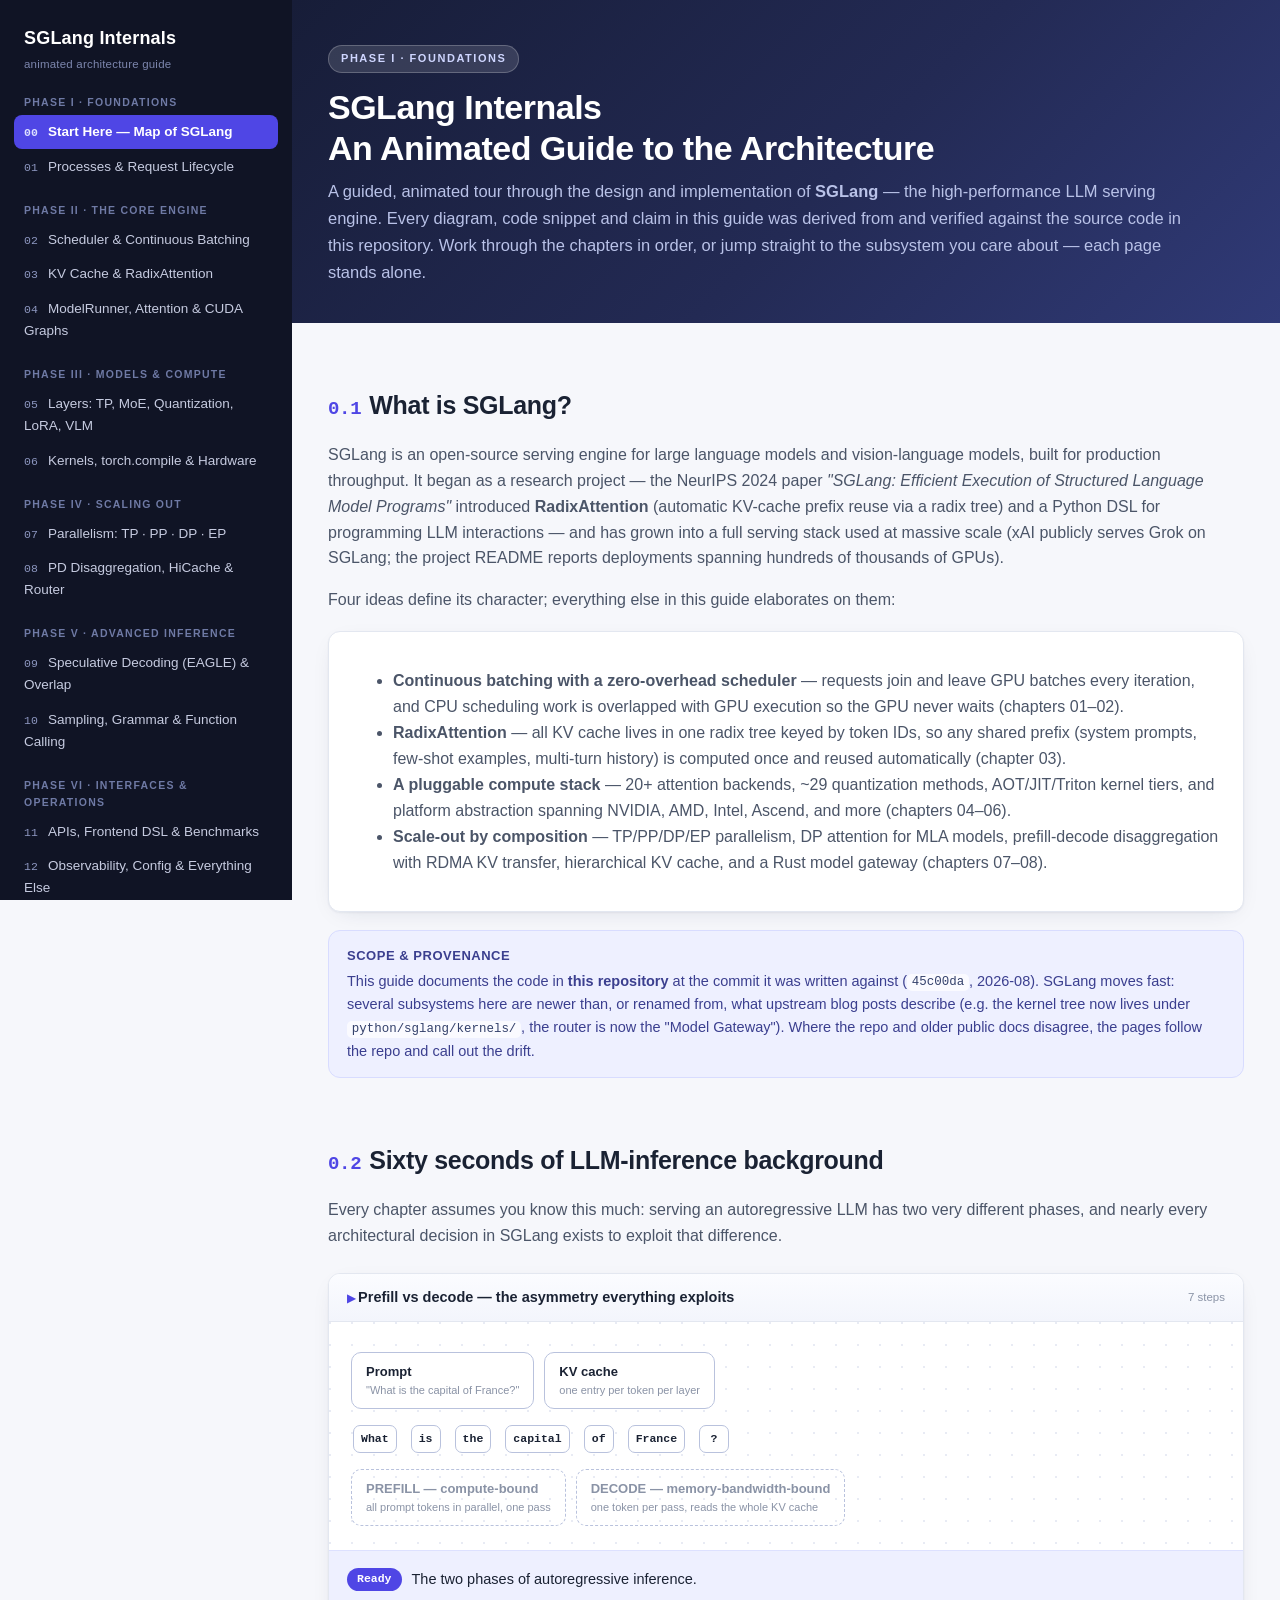
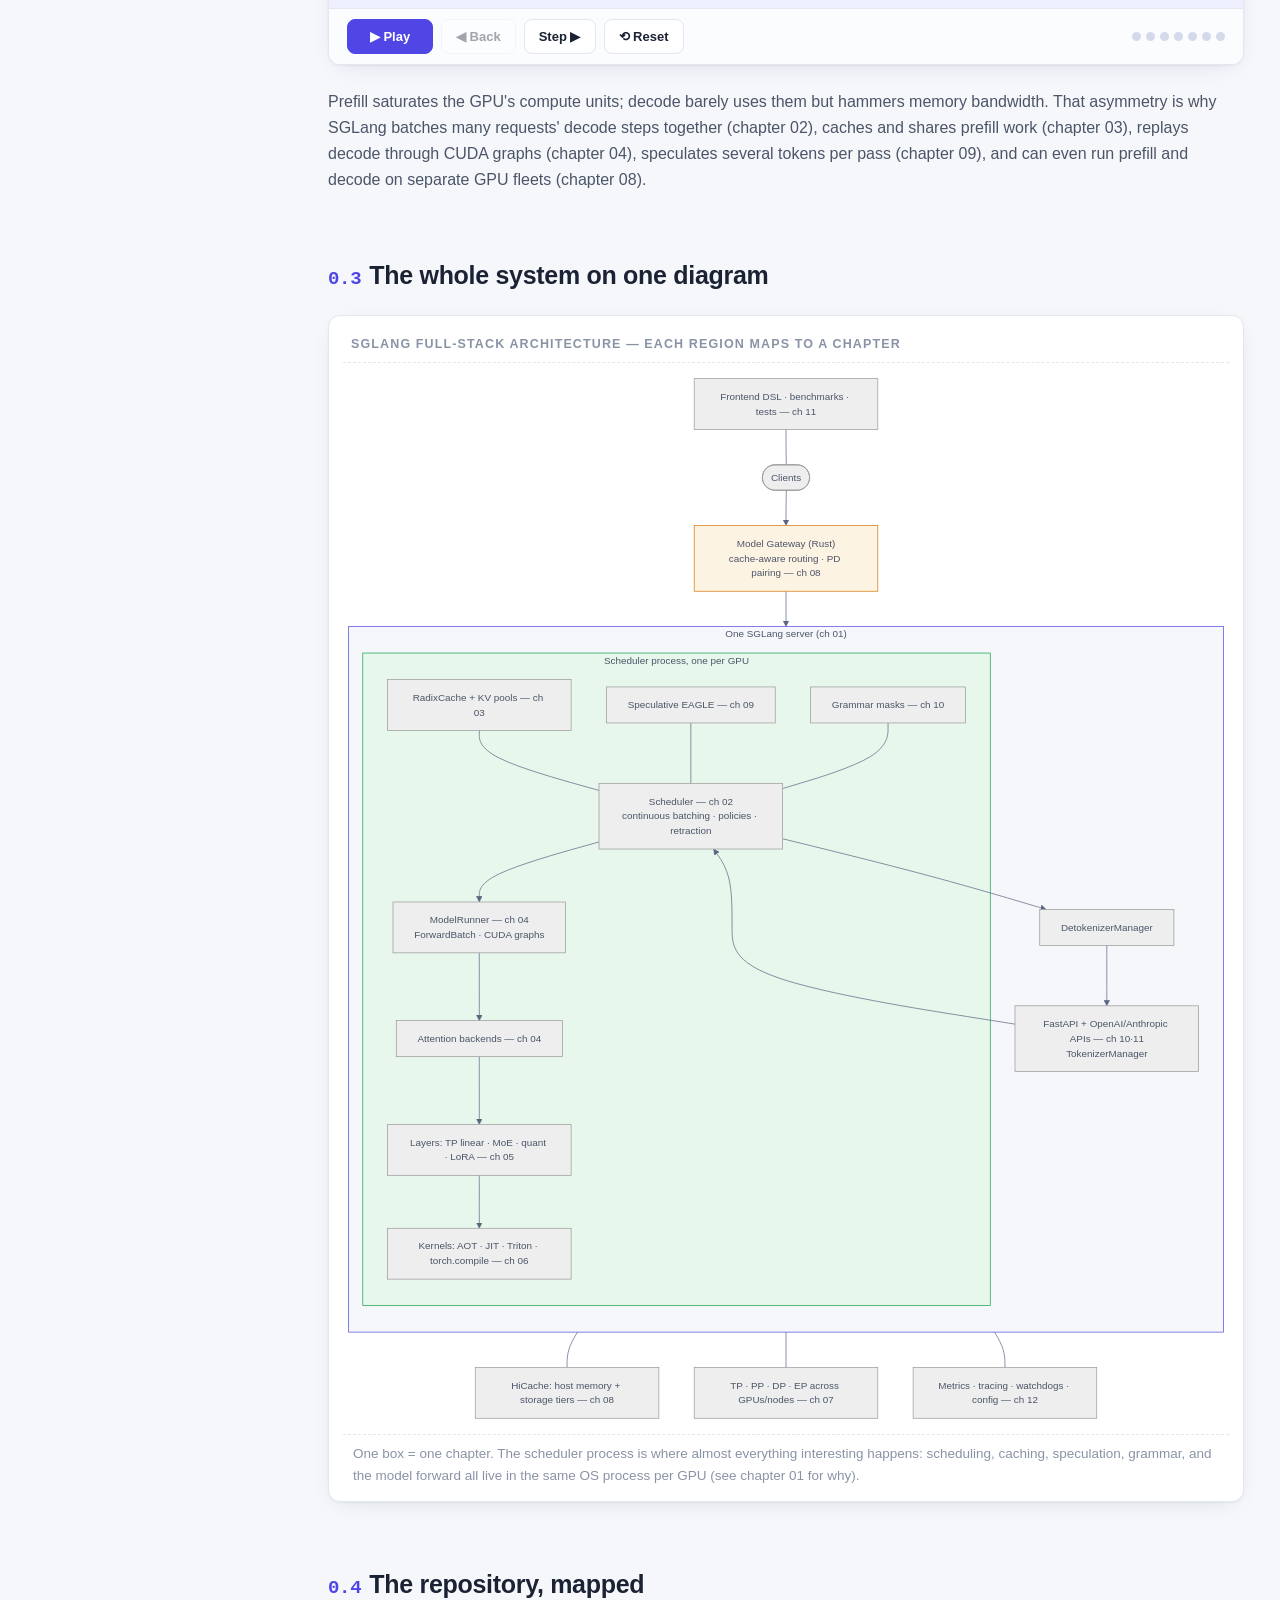
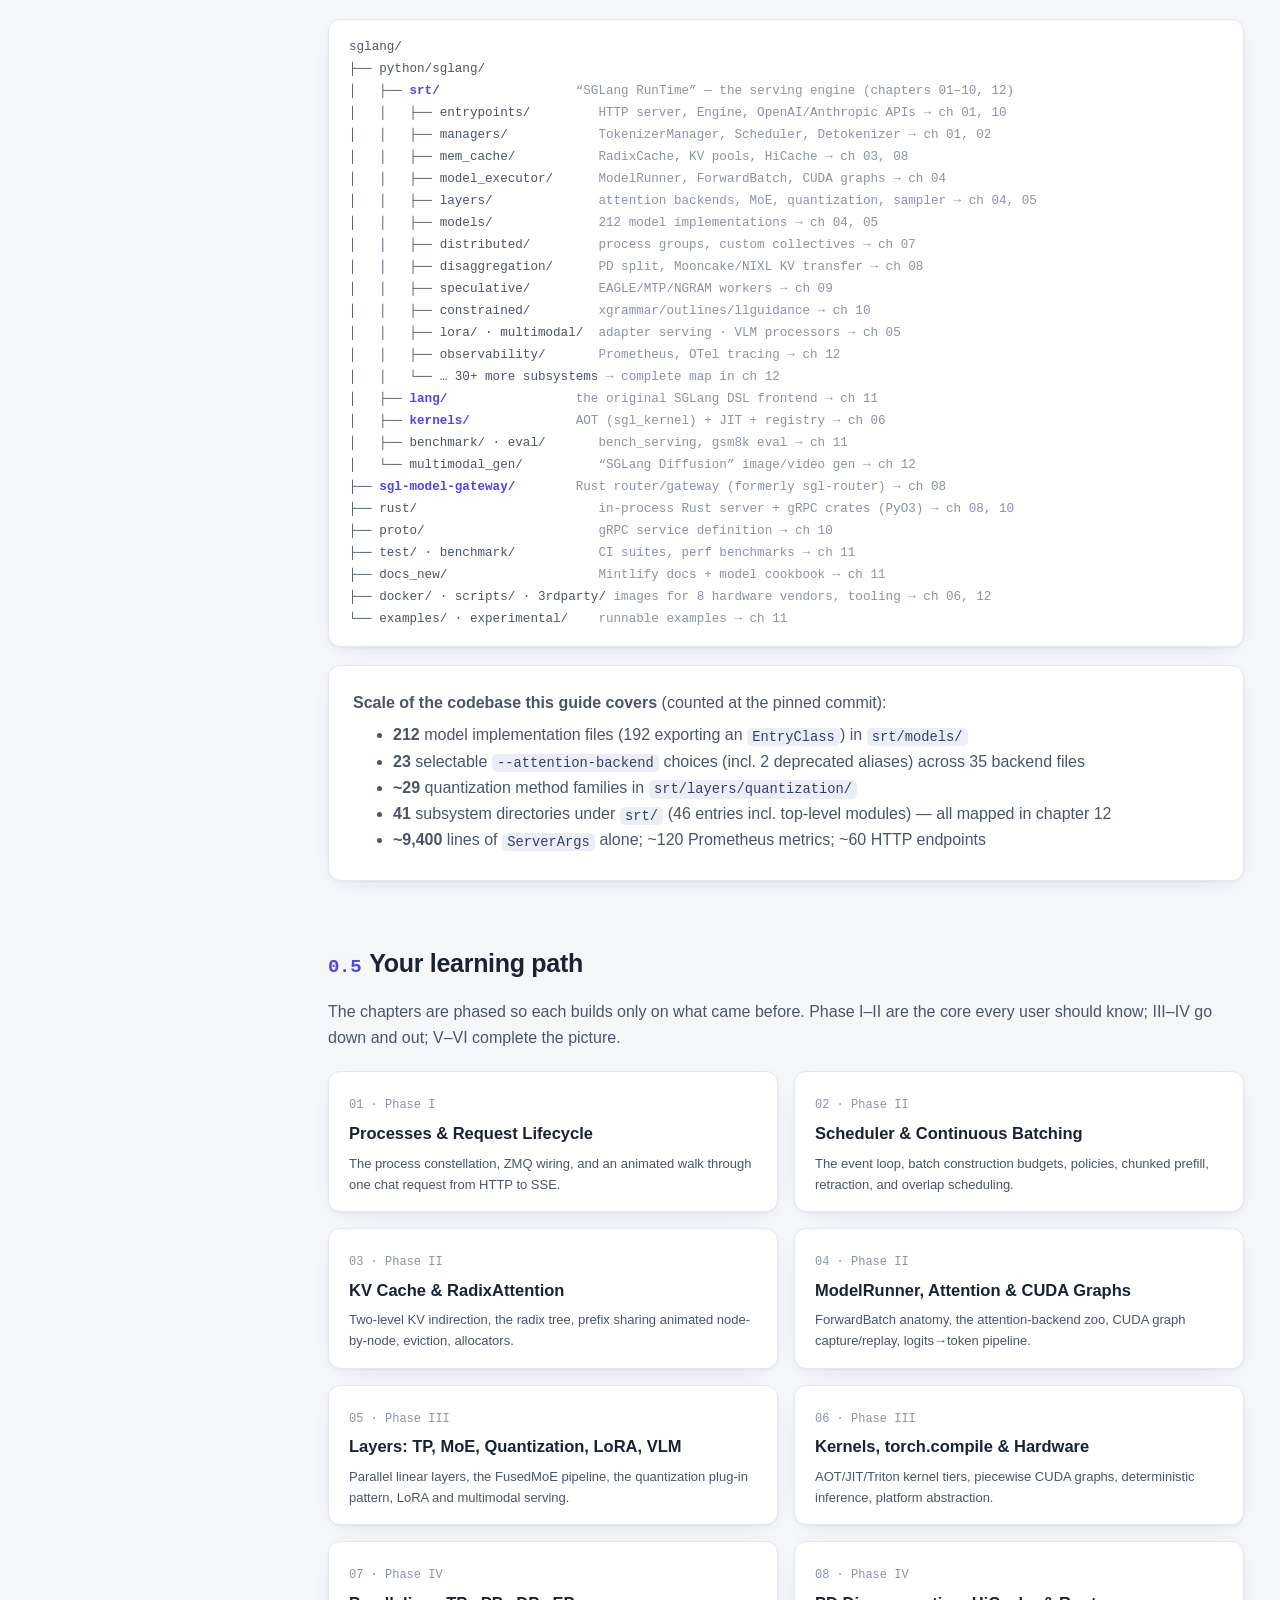
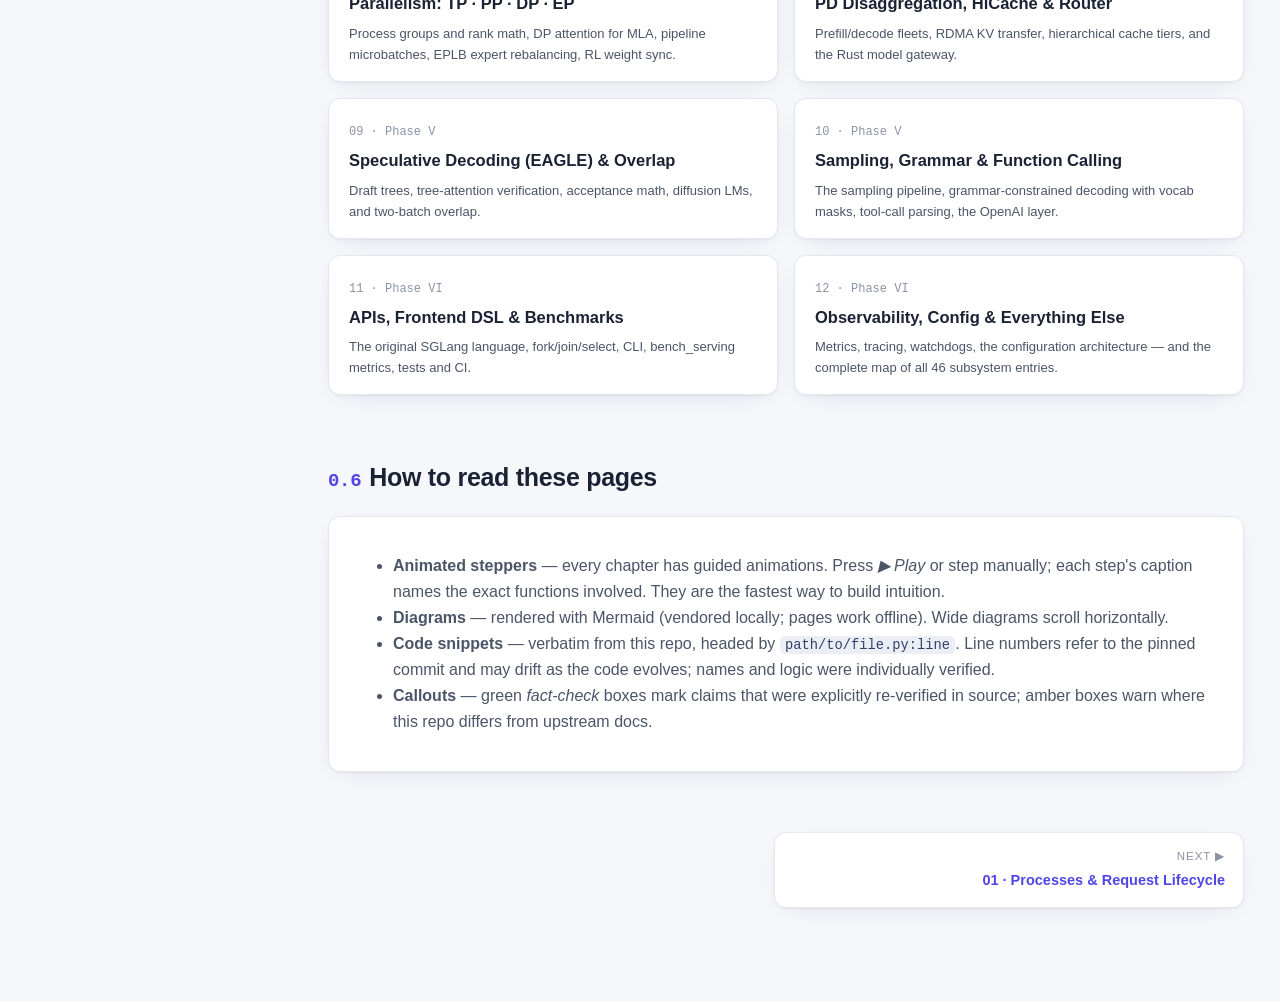
<file: architecture-viz/index.html>
<!DOCTYPE html>
<html lang="en">
<head>
<meta charset="utf-8">
<meta name="viewport" content="width=device-width, initial-scale=1">
<title>SGLang Internals — Animated Architecture Guide</title>
<link rel="stylesheet" href="assets/style.css">
<script src="assets/mermaid.min.js"></script>
<script src="assets/viz.js"></script>
</head>
<body>
<div class="layout">
<main>
  <div class="page-hero"><div class="content">
    <span class="phase-badge">Phase I · Foundations</span>
    <h1>SGLang Internals<br>An Animated Guide to the Architecture</h1>
    <p class="lede">
      A guided, animated tour through the design and implementation of
      <b>SGLang</b> — the high-performance LLM serving engine. Every diagram, code snippet
      and claim in this guide was derived from and verified against the source code in this
      repository. Work through the chapters in order, or jump straight to the subsystem
      you care about — each page stands alone.
    </p>
  </div></div>

  <div class="content">

  <h2><span class="sec-num">0.1</span>What is SGLang?</h2>
  <p>
    SGLang is an open-source serving engine for large language models and vision-language
    models, built for production throughput. It began as a research project — the NeurIPS 2024
    paper <i>"SGLang: Efficient Execution of Structured Language Model Programs"</i> introduced
    <b>RadixAttention</b> (automatic KV-cache prefix reuse via a radix tree) and a Python DSL for
    programming LLM interactions — and has grown into a full serving stack used at massive scale
    (xAI publicly serves Grok on SGLang; the project README reports deployments spanning hundreds
    of thousands of GPUs).
  </p>
  <p>Four ideas define its character; everything else in this guide elaborates on them:</p>
  <div class="card">
    <ul>
      <li><b>Continuous batching with a zero-overhead scheduler</b> — requests join and leave
        GPU batches every iteration, and CPU scheduling work is overlapped with GPU execution
        so the GPU never waits (chapters 01–02).</li>
      <li><b>RadixAttention</b> — all KV cache lives in one radix tree keyed by token IDs, so any
        shared prefix (system prompts, few-shot examples, multi-turn history) is computed once
        and reused automatically (chapter 03).</li>
      <li><b>A pluggable compute stack</b> — 20+ attention backends, ~29 quantization methods,
        AOT/JIT/Triton kernel tiers, and platform abstraction spanning NVIDIA, AMD, Intel,
        Ascend, and more (chapters 04–06).</li>
      <li><b>Scale-out by composition</b> — TP/PP/DP/EP parallelism, DP attention for MLA models,
        prefill-decode disaggregation with RDMA KV transfer, hierarchical KV cache, and a Rust
        model gateway (chapters 07–08).</li>
    </ul>
  </div>

  <div class="callout note"><span class="co-title">Scope &amp; provenance</span>
    This guide documents the code in <b>this repository</b> at the commit it was written against
    (<code>45c00da</code>, 2026-08). SGLang moves fast: several subsystems here are newer than, or
    renamed from, what upstream blog posts describe (e.g. the kernel tree now lives under
    <code>python/sglang/kernels/</code>, the router is now the "Model Gateway"). Where the repo and
    older public docs disagree, the pages follow the repo and call out the drift.
  </div>

  <h2><span class="sec-num">0.2</span>Sixty seconds of LLM-inference background</h2>
  <p>
    Every chapter assumes you know this much: serving an autoregressive LLM has two very
    different phases, and nearly every architectural decision in SGLang exists to exploit
    that difference.
  </p>

  <div class="stepper" id="st-101">
    <div class="st-scene">
      <div class="sc-row">
        <div class="sc-box" id="b101-p">Prompt<small>"What is the capital of France?"</small></div>
        <div class="sc-box" id="b101-kv">KV cache<small>one entry per token per layer</small></div>
      </div>
      <div class="sc-row" style="margin-top:14px">
        <span class="tok" id="t101-1">What</span><span class="tok" id="t101-2">is</span>
        <span class="tok" id="t101-3">the</span><span class="tok" id="t101-4">capital</span>
        <span class="tok" id="t101-5">of</span><span class="tok" id="t101-6">France</span>
        <span class="tok" id="t101-7">?</span>
        <span class="tok appear" id="t101-8">The</span>
        <span class="tok appear" id="t101-9">capital</span>
        <span class="tok appear" id="t101-10">is</span>
        <span class="tok appear" id="t101-11">Paris</span>
      </div>
      <div class="sc-row" style="margin-top:14px">
        <div class="sc-box ghost" id="b101-pf">PREFILL — compute-bound<small>all prompt tokens in parallel, one pass</small></div>
        <div class="sc-box ghost" id="b101-dc">DECODE — memory-bandwidth-bound<small>one token per pass, reads the whole KV cache</small></div>
      </div>
    </div>
  </div>

  <p>
    Prefill saturates the GPU's compute units; decode barely uses them but hammers memory
    bandwidth. That asymmetry is why SGLang batches many requests' decode steps together
    (chapter 02), caches and shares prefill work (chapter 03), replays decode through CUDA
    graphs (chapter 04), speculates several tokens per pass (chapter 09), and can even run
    prefill and decode on separate GPU fleets (chapter 08).
  </p>

  <h2><span class="sec-num">0.3</span>The whole system on one diagram</h2>

  <div class="diagram">
    <div class="dg-title">SGLang full-stack architecture — each region maps to a chapter</div>
    <pre class="mermaid">
flowchart TB
  client([Clients])
  gw["Model Gateway (Rust)<br/>cache-aware routing · PD pairing — ch 08"]
  subgraph node ["One SGLang server (ch 01)"]
    direction TB
    http["FastAPI + OpenAI/Anthropic APIs — ch 10·11<br/>TokenizerManager"]
    subgraph sched ["Scheduler process, one per GPU"]
      sc["Scheduler — ch 02<br/>continuous batching · policies · retraction"]
      mem["RadixCache + KV pools — ch 03"]
      spec["Speculative EAGLE — ch 09"]
      gram["Grammar masks — ch 10"]
      mr["ModelRunner — ch 04<br/>ForwardBatch · CUDA graphs"]
      att["Attention backends — ch 04"]
      lay["Layers: TP linear · MoE · quant · LoRA — ch 05"]
      ker["Kernels: AOT · JIT · Triton · torch.compile — ch 06"]
      sc --> mr
      mem --- sc
      spec --- sc
      gram --- sc
      mr --> att --> lay --> ker
    end
    detok["DetokenizerManager"]
    http --> sc
    sc --> detok --> http
  end
  dist["TP · PP · DP · EP across GPUs/nodes — ch 07"]
  hic["HiCache: host memory + storage tiers — ch 08"]
  obs["Metrics · tracing · watchdogs · config — ch 12"]
  dsl["Frontend DSL · benchmarks · tests — ch 11"]
  client --> gw --> http
  sched --- dist
  mem --- hic
  node --- obs
  dsl --- client
  style node fill:#f6f7fb,stroke:#4f46e5
  style sched fill:#e7f7ec,stroke:#16a34a
  style gw fill:#fdf3e3,stroke:#d97706
    </pre>
    <div class="dg-caption">
      One box = one chapter. The scheduler process is where almost everything interesting
      happens: scheduling, caching, speculation, grammar, and the model forward all live in the
      same OS process per GPU (see chapter 01 for why).
    </div>
  </div>

  <h2><span class="sec-num">0.4</span>The repository, mapped</h2>

  <div class="filetree">sglang/
├── python/sglang/
│   ├── <b>srt/</b>                  <i>“SGLang RunTime” — the serving engine (chapters 01–10, 12)</i>
│   │   ├── entrypoints/         <i>HTTP server, Engine, OpenAI/Anthropic APIs → ch 01, 10</i>
│   │   ├── managers/            <i>TokenizerManager, Scheduler, Detokenizer → ch 01, 02</i>
│   │   ├── mem_cache/           <i>RadixCache, KV pools, HiCache → ch 03, 08</i>
│   │   ├── model_executor/      <i>ModelRunner, ForwardBatch, CUDA graphs → ch 04</i>
│   │   ├── layers/              <i>attention backends, MoE, quantization, sampler → ch 04, 05</i>
│   │   ├── models/              <i>212 model implementations → ch 04, 05</i>
│   │   ├── distributed/         <i>process groups, custom collectives → ch 07</i>
│   │   ├── disaggregation/      <i>PD split, Mooncake/NIXL KV transfer → ch 08</i>
│   │   ├── speculative/         <i>EAGLE/MTP/NGRAM workers → ch 09</i>
│   │   ├── constrained/         <i>xgrammar/outlines/llguidance → ch 10</i>
│   │   ├── lora/ · multimodal/  <i>adapter serving · VLM processors → ch 05</i>
│   │   ├── observability/       <i>Prometheus, OTel tracing → ch 12</i>
│   │   └── … 30+ more subsystems <i>→ complete map in ch 12</i>
│   ├── <b>lang/</b>                 <i>the original SGLang DSL frontend → ch 11</i>
│   ├── <b>kernels/</b>              <i>AOT (sgl_kernel) + JIT + registry → ch 06</i>
│   ├── benchmark/ · eval/       <i>bench_serving, gsm8k eval → ch 11</i>
│   └── multimodal_gen/          <i>“SGLang Diffusion” image/video gen → ch 12</i>
├── <b>sgl-model-gateway/</b>        <i>Rust router/gateway (formerly sgl-router) → ch 08</i>
├── rust/                        <i>in-process Rust server + gRPC crates (PyO3) → ch 08, 10</i>
├── proto/                       <i>gRPC service definition → ch 10</i>
├── test/ · benchmark/           <i>CI suites, perf benchmarks → ch 11</i>
├── docs_new/                    <i>Mintlify docs + model cookbook → ch 11</i>
├── docker/ · scripts/ · 3rdparty/ <i>images for 8 hardware vendors, tooling → ch 06, 12</i>
└── examples/ · experimental/    <i>runnable examples → ch 11</i></div>

  <div class="card">
    <p style="margin:4px 0"><b>Scale of the codebase this guide covers</b> (counted at the pinned commit):</p>
    <ul style="margin:6px 0">
      <li><b>212</b> model implementation files (192 exporting an <code>EntryClass</code>) in <code>srt/models/</code></li>
      <li><b>23</b> selectable <code>--attention-backend</code> choices (incl. 2 deprecated aliases) across 35 backend files</li>
      <li><b>~29</b> quantization method families in <code>srt/layers/quantization/</code></li>
      <li><b>41</b> subsystem directories under <code>srt/</code> (46 entries incl. top-level modules) — all mapped in chapter 12</li>
      <li><b>~9,400</b> lines of <code>ServerArgs</code> alone; ~120 Prometheus metrics; ~60 HTTP endpoints</li>
    </ul>
  </div>

  <h2><span class="sec-num">0.5</span>Your learning path</h2>
  <p>
    The chapters are phased so each builds only on what came before. Phase I–II are the
    core every user should know; III–IV go down and out; V–VI complete the picture.
  </p>

  <div class="chapter-grid">
    <a class="chapter-card" href="01-request-lifecycle.html"><span class="cc-num">01 · Phase I</span>
      <h3>Processes &amp; Request Lifecycle</h3>
      <p>The process constellation, ZMQ wiring, and an animated walk through one chat request from HTTP to SSE.</p></a>
    <a class="chapter-card" href="02-scheduler.html"><span class="cc-num">02 · Phase II</span>
      <h3>Scheduler &amp; Continuous Batching</h3>
      <p>The event loop, batch construction budgets, policies, chunked prefill, retraction, and overlap scheduling.</p></a>
    <a class="chapter-card" href="03-memory.html"><span class="cc-num">03 · Phase II</span>
      <h3>KV Cache &amp; RadixAttention</h3>
      <p>Two-level KV indirection, the radix tree, prefix sharing animated node-by-node, eviction, allocators.</p></a>
    <a class="chapter-card" href="04-model-execution.html"><span class="cc-num">04 · Phase II</span>
      <h3>ModelRunner, Attention &amp; CUDA Graphs</h3>
      <p>ForwardBatch anatomy, the attention-backend zoo, CUDA graph capture/replay, logits→token pipeline.</p></a>
    <a class="chapter-card" href="05-layers.html"><span class="cc-num">05 · Phase III</span>
      <h3>Layers: TP, MoE, Quantization, LoRA, VLM</h3>
      <p>Parallel linear layers, the FusedMoE pipeline, the quantization plug-in pattern, LoRA and multimodal serving.</p></a>
    <a class="chapter-card" href="06-kernels.html"><span class="cc-num">06 · Phase III</span>
      <h3>Kernels, torch.compile &amp; Hardware</h3>
      <p>AOT/JIT/Triton kernel tiers, piecewise CUDA graphs, deterministic inference, platform abstraction.</p></a>
    <a class="chapter-card" href="07-distributed.html"><span class="cc-num">07 · Phase IV</span>
      <h3>Parallelism: TP · PP · DP · EP</h3>
      <p>Process groups and rank math, DP attention for MLA, pipeline microbatches, EPLB expert rebalancing, RL weight sync.</p></a>
    <a class="chapter-card" href="08-disaggregation.html"><span class="cc-num">08 · Phase IV</span>
      <h3>PD Disaggregation, HiCache &amp; Router</h3>
      <p>Prefill/decode fleets, RDMA KV transfer, hierarchical cache tiers, and the Rust model gateway.</p></a>
    <a class="chapter-card" href="09-speculative.html"><span class="cc-num">09 · Phase V</span>
      <h3>Speculative Decoding (EAGLE) &amp; Overlap</h3>
      <p>Draft trees, tree-attention verification, acceptance math, diffusion LMs, and two-batch overlap.</p></a>
    <a class="chapter-card" href="10-structured-output.html"><span class="cc-num">10 · Phase V</span>
      <h3>Sampling, Grammar &amp; Function Calling</h3>
      <p>The sampling pipeline, grammar-constrained decoding with vocab masks, tool-call parsing, the OpenAI layer.</p></a>
    <a class="chapter-card" href="11-frontend-tooling.html"><span class="cc-num">11 · Phase VI</span>
      <h3>APIs, Frontend DSL &amp; Benchmarks</h3>
      <p>The original SGLang language, fork/join/select, CLI, bench_serving metrics, tests and CI.</p></a>
    <a class="chapter-card" href="12-observability.html"><span class="cc-num">12 · Phase VI</span>
      <h3>Observability, Config &amp; Everything Else</h3>
      <p>Metrics, tracing, watchdogs, the configuration architecture — and the complete map of all 46 subsystem entries.</p></a>
  </div>

  <h2><span class="sec-num">0.6</span>How to read these pages</h2>
  <div class="card">
    <ul>
      <li><b>Animated steppers</b> — every chapter has guided animations. Press <i>▶ Play</i> or
        step manually; each step's caption names the exact functions involved. They are the
        fastest way to build intuition.</li>
      <li><b>Diagrams</b> — rendered with Mermaid (vendored locally; pages work offline).
        Wide diagrams scroll horizontally.</li>
      <li><b>Code snippets</b> — verbatim from this repo, headed by
        <code>path/to/file.py:line</code>. Line numbers refer to the pinned commit and may drift
        as the code evolves; names and logic were individually verified.</li>
      <li><b>Callouts</b> — green <i>fact-check</i> boxes mark claims that were explicitly
        re-verified in source; amber boxes warn where this repo differs from upstream docs.</li>
    </ul>
  </div>

  <div id="pager"></div>
  </div>
</main>
</div>

<script>
document.addEventListener("DOMContentLoaded", () => {
  new Stepper("#st-101", {
    title: "Prefill vs decode — the asymmetry everything exploits",
    intro: "The two phases of autoregressive inference.",
    autoMs: 3400,
    reset(sc) {
      clearState(sc, ".sc-box,.tok");
      rmCls(sc, ".appear", "in");
    },
    steps: [
      { cap: "The prompt arrives and is tokenized into 7 tokens.",
        run(sc) { setCls(sc, "#b101-p", "hl"); setCls(sc, "#t101-1,#t101-2,#t101-3,#t101-4,#t101-5,#t101-6,#t101-7", "hl"); } },
      { cap: "<b>Prefill</b>: one forward pass processes all 7 prompt tokens in parallel — thousands of tokens can be crunched per pass. This phase is <b>compute-bound</b>.",
        run(sc) { rmCls(sc, "#b101-p", "hl"); setCls(sc, "#b101-pf", "ok"); setCls(sc, "#t101-1,#t101-2,#t101-3,#t101-4,#t101-5,#t101-6,#t101-7", "ok"); } },
      { cap: "Each token's attention keys and values are written to the <b>KV cache</b> — the reusable byproduct of prefill. For a 70B model this is hundreds of KB per token.",
        run(sc) { setCls(sc, "#b101-kv", "cache", "pulse"); rmCls(sc, "#t101-1,#t101-2,#t101-3,#t101-4,#t101-5,#t101-6,#t101-7", "hl"); } },
      { cap: "<b>Decode</b> step 1: one forward pass, <i>one</i> new token — but it must read the entire KV cache. The GPU's compute sits mostly idle; memory bandwidth is the bottleneck.",
        run(sc) { rmCls(sc, "#b101-kv", "pulse"); setCls(sc, "#b101-dc", "warn"); setCls(sc, "#t101-8", "in", "hl"); } },
      { cap: "Decode step 2 — another full pass for one more token…",
        run(sc) { rmCls(sc, "#t101-8", "hl"); setCls(sc, "#t101-9", "in", "hl"); } },
      { cap: "…and so on, one token per iteration, each appending its own KV entry.",
        run(sc) { rmCls(sc, "#t101-9", "hl"); setCls(sc, "#t101-10", "in", "hl"); } },
      { cap: "Until the model emits a stop condition. The fix for idle compute during decode: batch <i>many</i> requests' decode steps together — which is exactly where chapter 02 begins.",
        run(sc) { rmCls(sc, "#t101-10", "hl"); setCls(sc, "#t101-11", "in", "ok", "pulse"); } },
    ],
  });
});
</script>
</body>
</html>
</file>
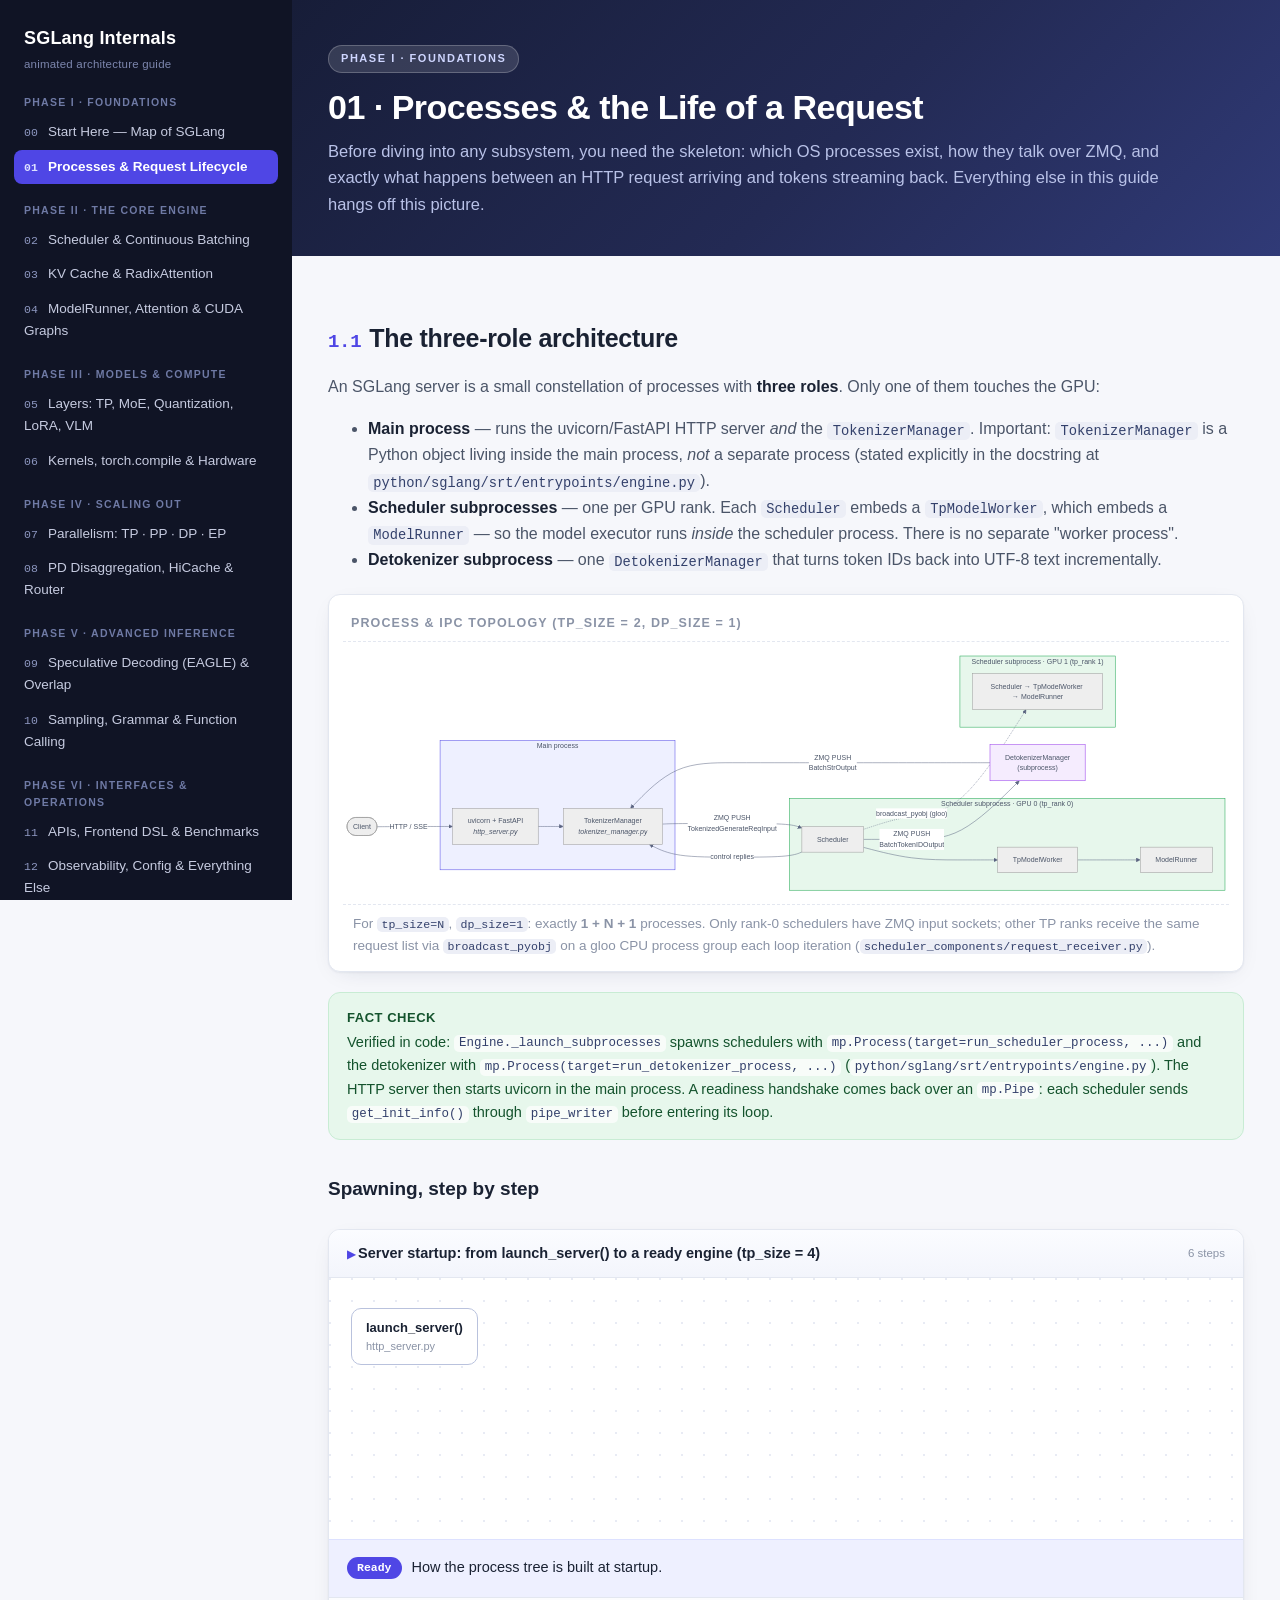
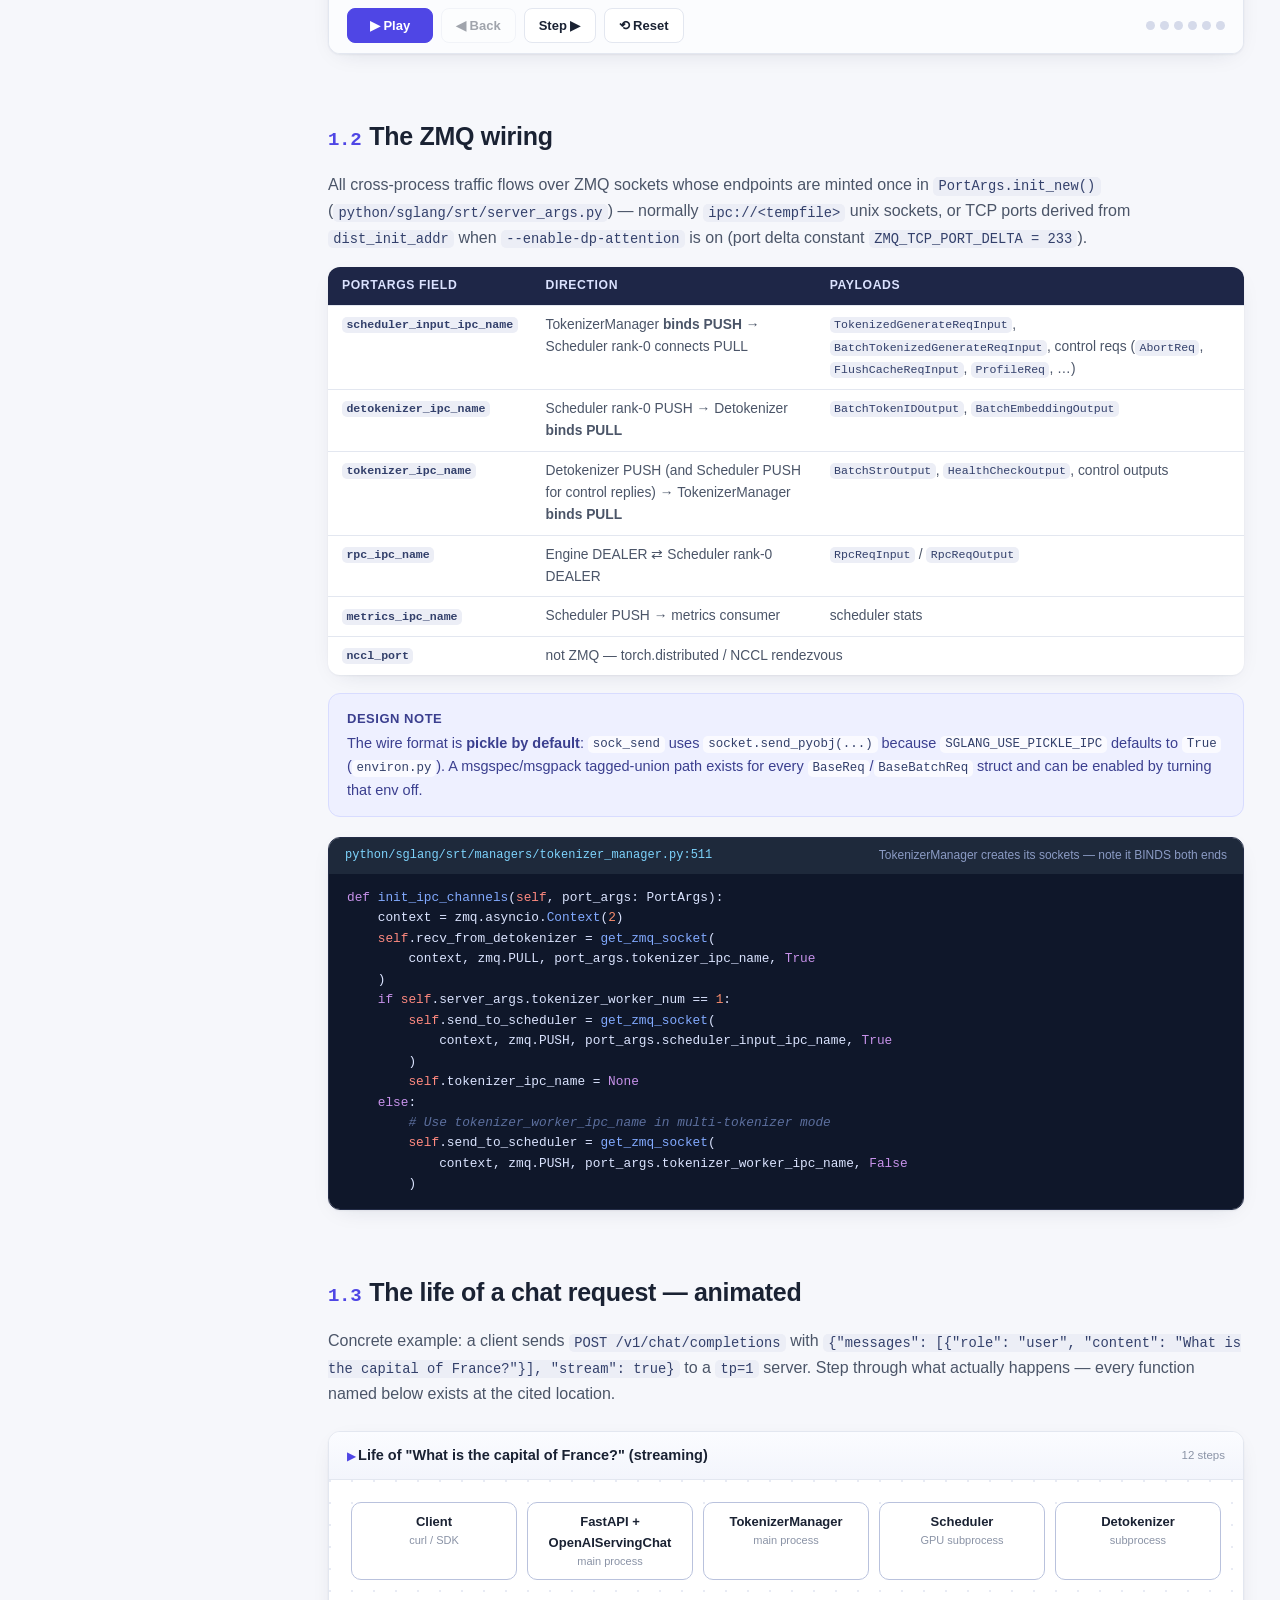
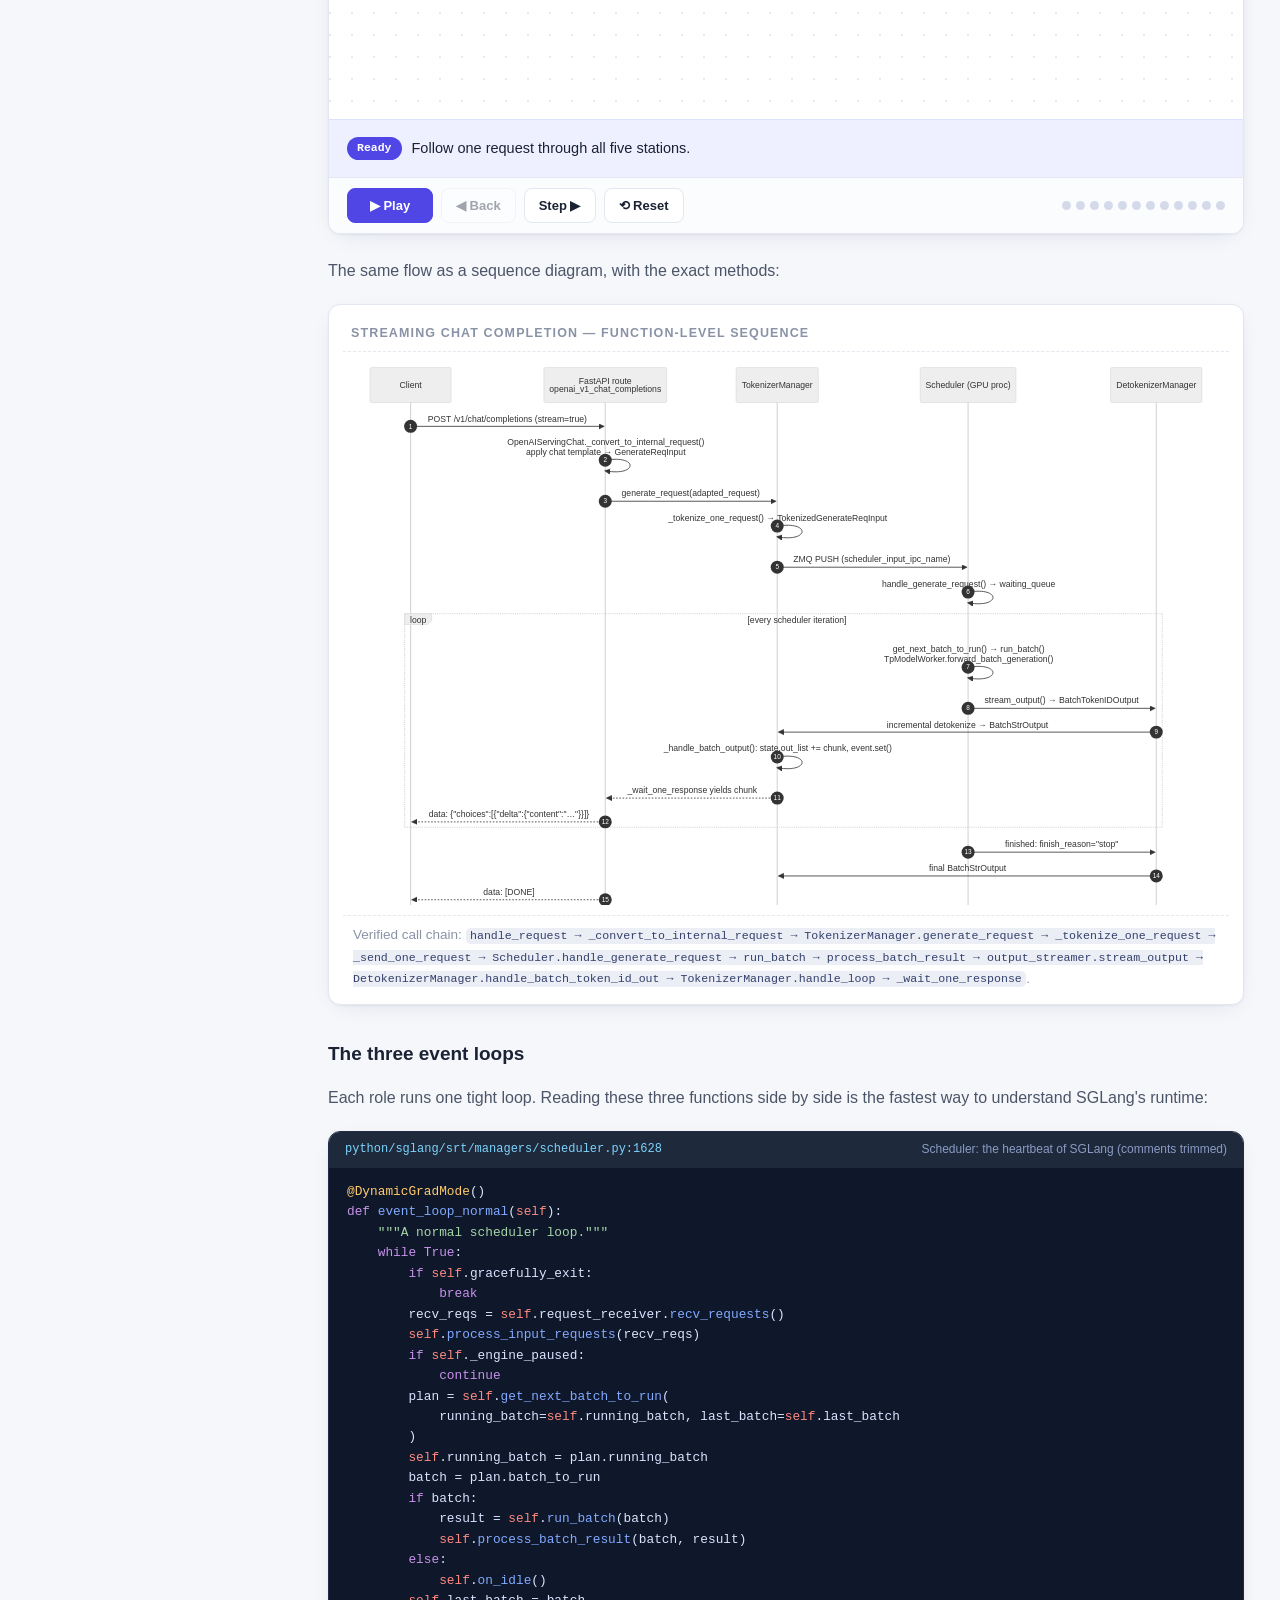
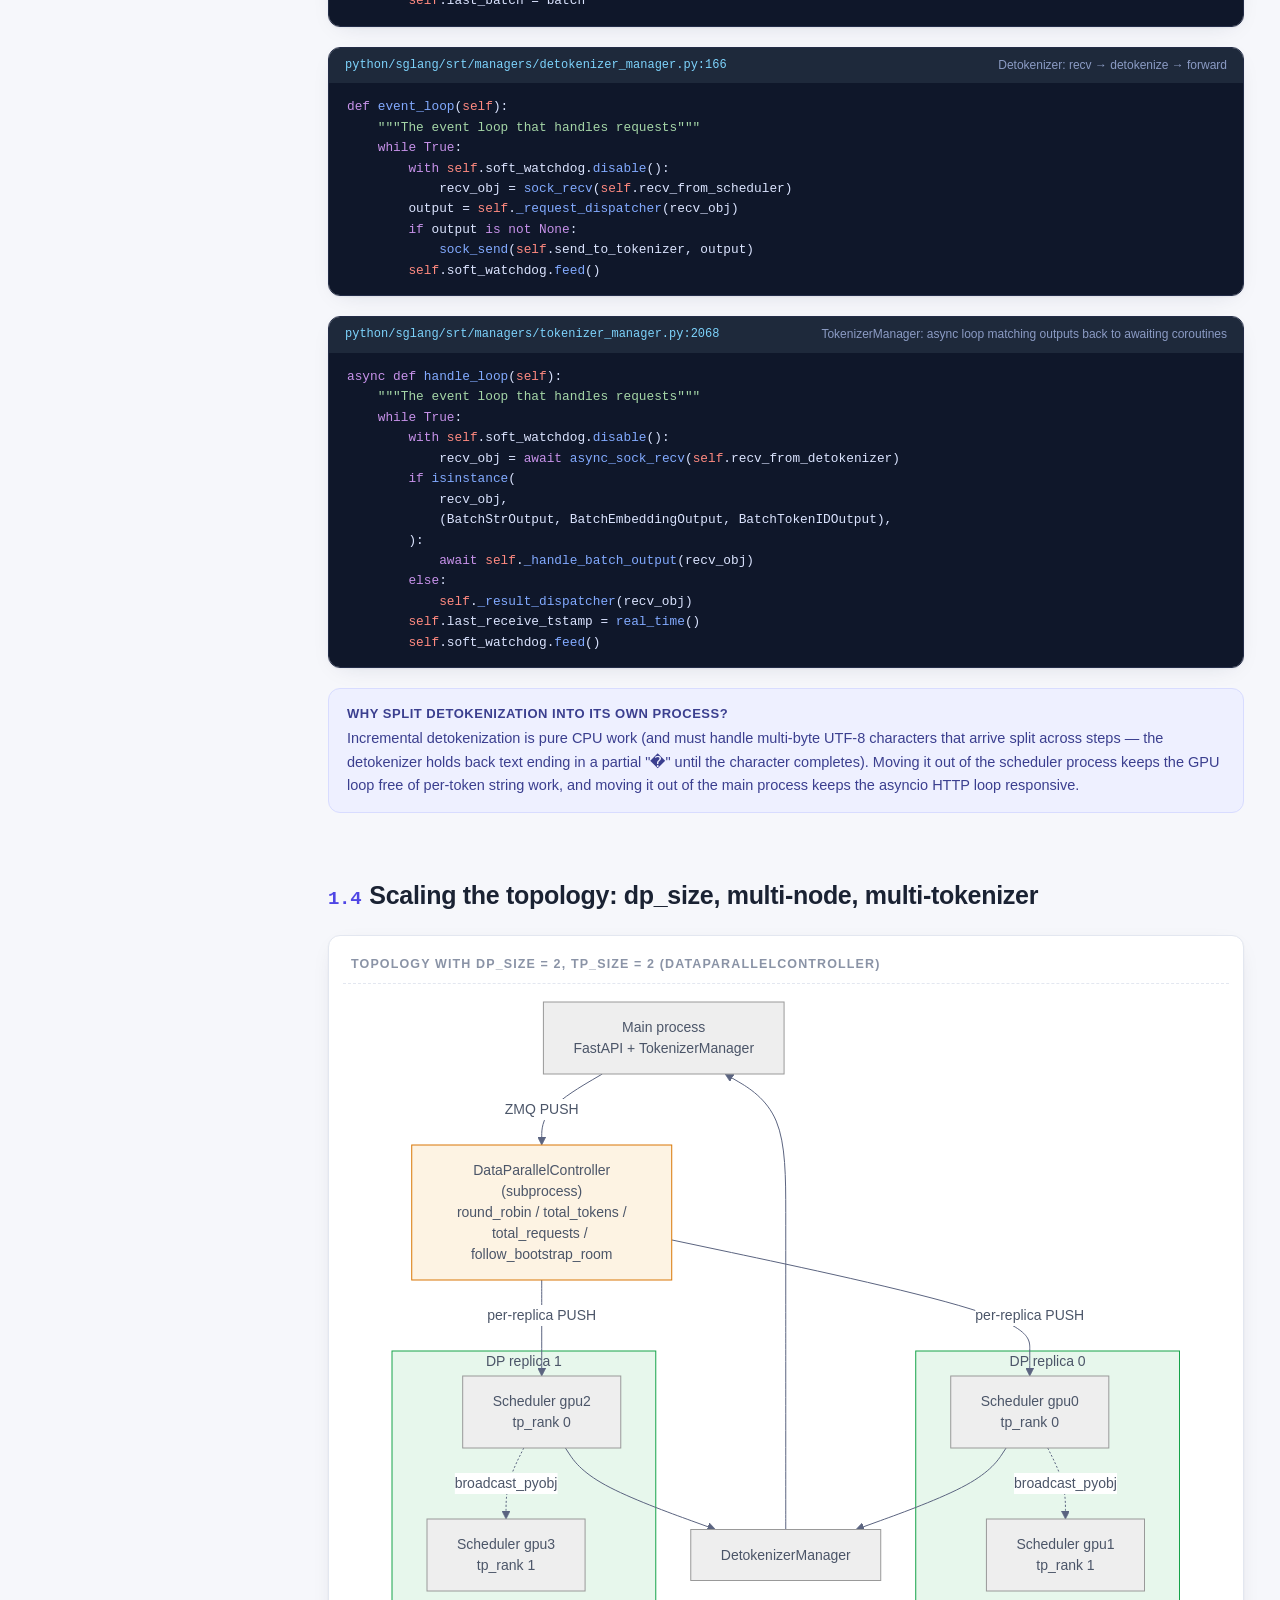
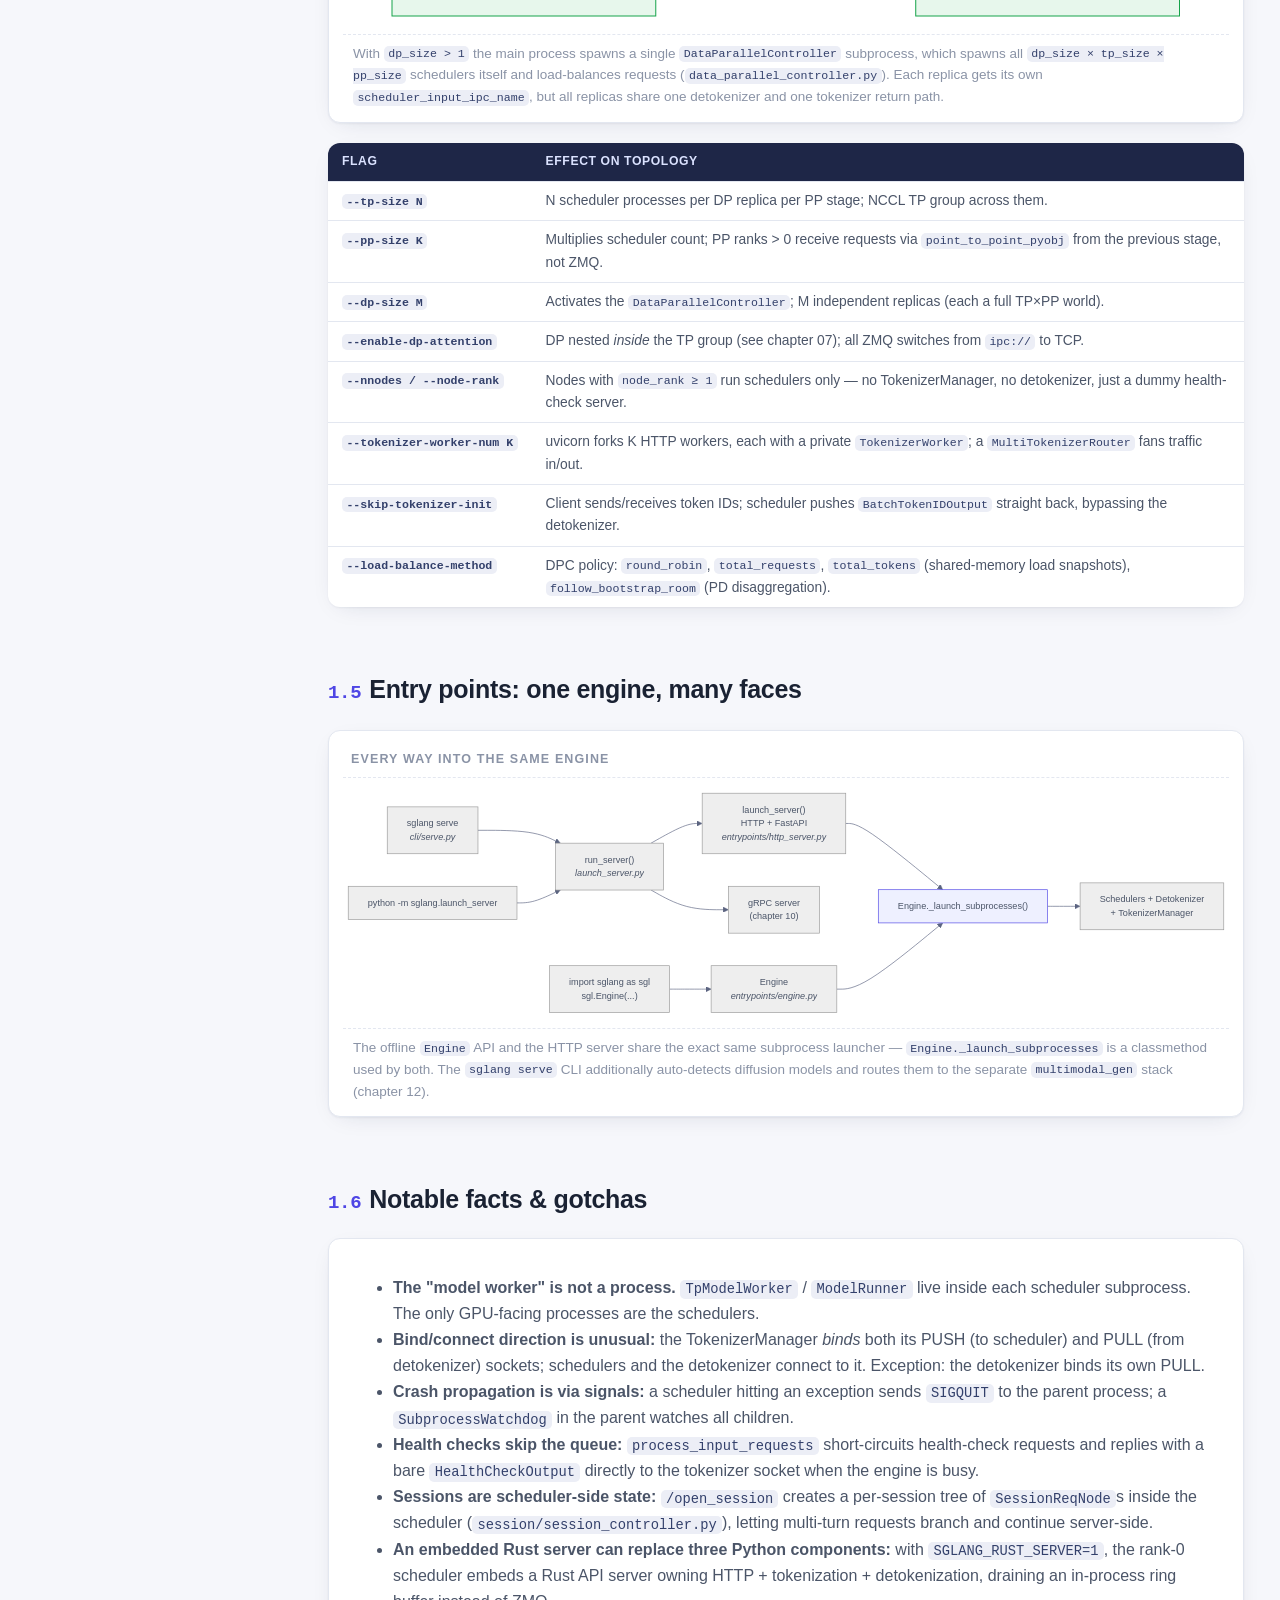
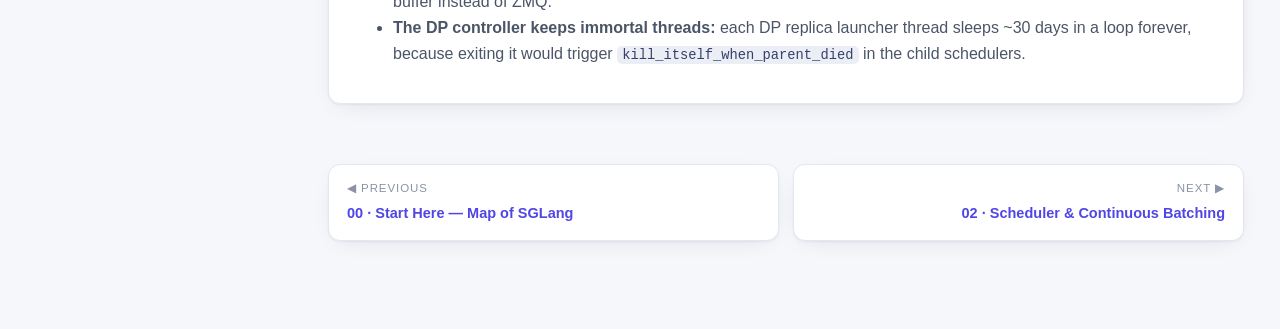
<file: architecture-viz/01-request-lifecycle.html>
<!DOCTYPE html>
<html lang="en">
<head>
<meta charset="utf-8">
<meta name="viewport" content="width=device-width, initial-scale=1">
<title>01 · Processes &amp; Request Lifecycle — SGLang Internals</title>
<link rel="stylesheet" href="assets/style.css">
<script src="assets/mermaid.min.js"></script>
<script src="assets/viz.js"></script>
</head>
<body>
<div class="layout">
<main>
  <div class="page-hero"><div class="content">
    <span class="phase-badge">Phase I · Foundations</span>
    <h1>01 · Processes &amp; the Life of a Request</h1>
    <p class="lede">
      Before diving into any subsystem, you need the skeleton: which OS processes exist,
      how they talk over ZMQ, and exactly what happens between an HTTP request arriving
      and tokens streaming back. Everything else in this guide hangs off this picture.
    </p>
  </div></div>

  <div class="content">

  <h2><span class="sec-num">1.1</span>The three-role architecture</h2>
  <p>
    An SGLang server is a small constellation of processes with <strong>three roles</strong>.
    Only one of them touches the GPU:
  </p>
  <ul>
    <li><strong>Main process</strong> — runs the uvicorn/FastAPI HTTP server <em>and</em> the
      <code>TokenizerManager</code>. Important: <code>TokenizerManager</code> is a Python object living
      inside the main process, <em>not</em> a separate process
      (stated explicitly in the docstring at <code>python/sglang/srt/entrypoints/engine.py</code>).</li>
    <li><strong>Scheduler subprocesses</strong> — one per GPU rank. Each <code>Scheduler</code> embeds a
      <code>TpModelWorker</code>, which embeds a <code>ModelRunner</code> — so the model executor runs
      <em>inside</em> the scheduler process. There is no separate "worker process".</li>
    <li><strong>Detokenizer subprocess</strong> — one <code>DetokenizerManager</code> that turns token IDs
      back into UTF-8 text incrementally.</li>
  </ul>

  <div class="diagram">
    <div class="dg-title">Process &amp; IPC topology (tp_size = 2, dp_size = 1)</div>
    <pre class="mermaid">
flowchart LR
  client([Client])
  subgraph main ["Main process"]
    http["uvicorn + FastAPI<br/><i>http_server.py</i>"]
    tm["TokenizerManager<br/><i>tokenizer_manager.py</i>"]
    http --> tm
  end
  subgraph s0 ["Scheduler subprocess · GPU 0 (tp_rank 0)"]
    sched0["Scheduler"]
    tw0["TpModelWorker"]
    mr0["ModelRunner"]
    sched0 --> tw0 --> mr0
  end
  subgraph s1 ["Scheduler subprocess · GPU 1 (tp_rank 1)"]
    sched1["Scheduler → TpModelWorker → ModelRunner"]
  end
  detok["DetokenizerManager<br/>(subprocess)"]
  client -- "HTTP / SSE" --> http
  tm -- "ZMQ PUSH<br/>TokenizedGenerateReqInput" --> sched0
  sched0 -. "broadcast_pyobj (gloo)" .-> sched1
  sched0 -- "ZMQ PUSH<br/>BatchTokenIDOutput" --> detok
  detok -- "ZMQ PUSH<br/>BatchStrOutput" --> tm
  sched0 -- "control replies" --> tm
  style main fill:#eef0ff,stroke:#4f46e5
  style s0 fill:#e7f7ec,stroke:#16a34a
  style s1 fill:#e7f7ec,stroke:#16a34a
  style detok fill:#f5ecfe,stroke:#9333ea
    </pre>
    <div class="dg-caption">
      For <code>tp_size=N</code>, <code>dp_size=1</code>: exactly <b>1 + N + 1</b> processes. Only rank-0
      schedulers have ZMQ input sockets; other TP ranks receive the same request list via
      <code>broadcast_pyobj</code> on a gloo CPU process group each loop iteration
      (<code>scheduler_components/request_receiver.py</code>).
    </div>
  </div>

  <div class="callout fact"><span class="co-title">Fact check</span>
    Verified in code: <code>Engine._launch_subprocesses</code> spawns schedulers with
    <code>mp.Process(target=run_scheduler_process, ...)</code> and the detokenizer with
    <code>mp.Process(target=run_detokenizer_process, ...)</code>
    (<code>python/sglang/srt/entrypoints/engine.py</code>). The HTTP server then starts uvicorn in the
    main process. A readiness handshake comes back over an <code>mp.Pipe</code>:
    each scheduler sends <code>get_init_info()</code> through <code>pipe_writer</code> before entering its loop.
  </div>

  <h3>Spawning, step by step</h3>
  <div class="stepper" id="st-spawn">
    <div class="st-scene">
      <div class="sc-row" style="gap:14px">
        <div class="sc-box" id="sp-launch">launch_server()<small>http_server.py</small></div>
        <div class="sc-box appear" id="sp-eng">Engine._launch_subprocesses()<small>engine.py</small></div>
      </div>
      <div class="sc-row" style="gap:14px; margin-top:18px">
        <div class="sc-box appear" id="sp-s0">Scheduler proc<small>gpu 0 · tp_rank 0</small></div>
        <div class="sc-box appear" id="sp-s1">Scheduler proc<small>gpu 1 · tp_rank 1</small></div>
        <div class="sc-box appear" id="sp-s2">Scheduler proc<small>gpu 2 · tp_rank 2</small></div>
        <div class="sc-box appear" id="sp-s3">Scheduler proc<small>gpu 3 · tp_rank 3</small></div>
      </div>
      <div class="sc-row" style="gap:14px; margin-top:18px">
        <div class="sc-box appear" id="sp-pipe" style="border-style:dashed">mp.Pipe readiness handshake<small>pipe_writer.send(get_init_info())</small></div>
        <div class="sc-box appear" id="sp-dt">Detokenizer proc<small>run_detokenizer_process</small></div>
        <div class="sc-box appear" id="sp-uv">uvicorn serves HTTP<small>main process</small></div>
      </div>
    </div>
  </div>

  <h2><span class="sec-num">1.2</span>The ZMQ wiring</h2>
  <p>
    All cross-process traffic flows over ZMQ sockets whose endpoints are minted once in
    <code>PortArgs.init_new()</code> (<code>python/sglang/srt/server_args.py</code>) — normally
    <code>ipc://&lt;tempfile&gt;</code> unix sockets, or TCP ports derived from
    <code>dist_init_addr</code> when <code>--enable-dp-attention</code> is on
    (port delta constant <code>ZMQ_TCP_PORT_DELTA = 233</code>).
  </p>

  <table class="tbl">
    <tr><th>PortArgs field</th><th>Direction</th><th>Payloads</th></tr>
    <tr><td><code>scheduler_input_ipc_name</code></td>
      <td>TokenizerManager <b>binds PUSH</b> → Scheduler rank-0 connects PULL</td>
      <td><code>TokenizedGenerateReqInput</code>, <code>BatchTokenizedGenerateReqInput</code>,
          control reqs (<code>AbortReq</code>, <code>FlushCacheReqInput</code>, <code>ProfileReq</code>, …)</td></tr>
    <tr><td><code>detokenizer_ipc_name</code></td>
      <td>Scheduler rank-0 PUSH → Detokenizer <b>binds PULL</b></td>
      <td><code>BatchTokenIDOutput</code>, <code>BatchEmbeddingOutput</code></td></tr>
    <tr><td><code>tokenizer_ipc_name</code></td>
      <td>Detokenizer PUSH (and Scheduler PUSH for control replies) → TokenizerManager <b>binds PULL</b></td>
      <td><code>BatchStrOutput</code>, <code>HealthCheckOutput</code>, control outputs</td></tr>
    <tr><td><code>rpc_ipc_name</code></td>
      <td>Engine DEALER ⇄ Scheduler rank-0 DEALER</td>
      <td><code>RpcReqInput</code> / <code>RpcReqOutput</code></td></tr>
    <tr><td><code>metrics_ipc_name</code></td>
      <td>Scheduler PUSH → metrics consumer</td>
      <td>scheduler stats</td></tr>
    <tr><td><code>nccl_port</code></td>
      <td colspan="2">not ZMQ — torch.distributed / NCCL rendezvous</td></tr>
  </table>

  <div class="callout note"><span class="co-title">Design note</span>
    The wire format is <b>pickle by default</b>: <code>sock_send</code> uses
    <code>socket.send_pyobj(...)</code> because <code>SGLANG_USE_PICKLE_IPC</code> defaults to
    <code>True</code> (<code>environ.py</code>). A msgspec/msgpack tagged-union path exists for every
    <code>BaseReq</code>/<code>BaseBatchReq</code> struct and can be enabled by turning that env off.
  </div>

  <div class="snippet" data-lang="python" data-file="python/sglang/srt/managers/tokenizer_manager.py:511" data-desc="TokenizerManager creates its sockets — note it BINDS both ends">
<pre>
def init_ipc_channels(self, port_args: PortArgs):
    context = zmq.asyncio.Context(2)
    self.recv_from_detokenizer = get_zmq_socket(
        context, zmq.PULL, port_args.tokenizer_ipc_name, True
    )
    if self.server_args.tokenizer_worker_num == 1:
        self.send_to_scheduler = get_zmq_socket(
            context, zmq.PUSH, port_args.scheduler_input_ipc_name, True
        )
        self.tokenizer_ipc_name = None
    else:
        # Use tokenizer_worker_ipc_name in multi-tokenizer mode
        self.send_to_scheduler = get_zmq_socket(
            context, zmq.PUSH, port_args.tokenizer_worker_ipc_name, False
        )
</pre>
  </div>

  <h2><span class="sec-num">1.3</span>The life of a chat request — animated</h2>
  <p>
    Concrete example: a client sends
    <code>POST /v1/chat/completions</code> with
    <code>{"messages": [{"role": "user", "content": "What is the capital of France?"}], "stream": true}</code>
    to a <code>tp=1</code> server. Step through what actually happens — every function named below
    exists at the cited location.
  </p>

  <div class="stepper" id="st-life">
    <div class="st-scene">
      <div style="display:grid; grid-template-columns: repeat(5, minmax(150px, 1fr)); gap:10px; min-width:820px">
        <div class="sc-box" id="lf-client" style="text-align:center">Client<small>curl / SDK</small></div>
        <div class="sc-box" id="lf-http" style="text-align:center">FastAPI + OpenAIServingChat<small>main process</small></div>
        <div class="sc-box" id="lf-tm" style="text-align:center">TokenizerManager<small>main process</small></div>
        <div class="sc-box" id="lf-sched" style="text-align:center">Scheduler<small>GPU subprocess</small></div>
        <div class="sc-box" id="lf-detok" style="text-align:center">Detokenizer<small>subprocess</small></div>

        <div></div>
        <div class="tok appear" id="lf-m1" style="width:100%; height:auto; padding:4px">POST …/chat/completions</div>
        <div class="tok appear" id="lf-m2" style="width:100%; height:auto; padding:4px">GenerateReqInput</div>
        <div class="tok appear" id="lf-m3" style="width:100%; height:auto; padding:4px">TokenizedGenerateReqInput</div>
        <div class="tok appear" id="lf-m4" style="width:100%; height:auto; padding:4px">BatchTokenIDOutput</div>

        <div class="tok appear" id="lf-m8" style="width:100%; height:auto; padding:4px">SSE: data: {…}</div>
        <div class="tok appear" id="lf-m7" style="width:100%; height:auto; padding:4px">ChatCompletionStreamResponse</div>
        <div class="tok appear" id="lf-m6" style="width:100%; height:auto; padding:4px">BatchStrOutput → rid_to_state</div>
        <div class="tok appear" id="lf-m5" style="width:100%; height:auto; padding:4px; grid-column: span 2">GPU forward → sample → stream_output()</div>
      </div>
    </div>
  </div>

  <p>The same flow as a sequence diagram, with the exact methods:</p>

  <div class="diagram">
    <div class="dg-title">Streaming chat completion — function-level sequence</div>
    <pre class="mermaid">
sequenceDiagram
  participant C as Client
  participant H as FastAPI route<br/>openai_v1_chat_completions
  participant T as TokenizerManager
  participant S as Scheduler (GPU proc)
  participant D as DetokenizerManager
  C->>H: POST /v1/chat/completions (stream=true)
  H->>H: OpenAIServingChat._convert_to_internal_request()<br/>apply chat template → GenerateReqInput
  H->>T: generate_request(adapted_request)
  T->>T: _tokenize_one_request() → TokenizedGenerateReqInput
  T->>S: ZMQ PUSH (scheduler_input_ipc_name)
  S->>S: handle_generate_request() → waiting_queue
  loop every scheduler iteration
    S->>S: get_next_batch_to_run() → run_batch()<br/>TpModelWorker.forward_batch_generation()
    S->>D: stream_output() → BatchTokenIDOutput
    D->>T: incremental detokenize → BatchStrOutput
    T->>T: _handle_batch_output(): state.out_list += chunk, event.set()
    T-->>H: _wait_one_response yields chunk
    H-->>C: data: {"choices":[{"delta":{"content":"…"}}]}
  end
  S->>D: finished: finish_reason="stop"
  D->>T: final BatchStrOutput
  H-->>C: data: [DONE]
    </pre>
    <div class="dg-caption">
      Verified call chain: <code>handle_request → _convert_to_internal_request →
      TokenizerManager.generate_request → _tokenize_one_request → _send_one_request →
      Scheduler.handle_generate_request → run_batch → process_batch_result →
      output_streamer.stream_output → DetokenizerManager.handle_batch_token_id_out →
      TokenizerManager.handle_loop → _wait_one_response</code>.
    </div>
  </div>

  <h3>The three event loops</h3>
  <p>
    Each role runs one tight loop. Reading these three functions side by side is the fastest way
    to understand SGLang's runtime:
  </p>

  <div class="snippet" data-lang="python" data-file="python/sglang/srt/managers/scheduler.py:1628" data-desc="Scheduler: the heartbeat of SGLang (comments trimmed)">
<pre>
@DynamicGradMode()
def event_loop_normal(self):
    """A normal scheduler loop."""
    while True:
        if self.gracefully_exit:
            break
        recv_reqs = self.request_receiver.recv_requests()
        self.process_input_requests(recv_reqs)
        if self._engine_paused:
            continue
        plan = self.get_next_batch_to_run(
            running_batch=self.running_batch, last_batch=self.last_batch
        )
        self.running_batch = plan.running_batch
        batch = plan.batch_to_run
        if batch:
            result = self.run_batch(batch)
            self.process_batch_result(batch, result)
        else:
            self.on_idle()
        self.last_batch = batch
</pre>
  </div>

  <div class="snippet" data-lang="python" data-file="python/sglang/srt/managers/detokenizer_manager.py:166" data-desc="Detokenizer: recv → detokenize → forward">
<pre>
def event_loop(self):
    """The event loop that handles requests"""
    while True:
        with self.soft_watchdog.disable():
            recv_obj = sock_recv(self.recv_from_scheduler)
        output = self._request_dispatcher(recv_obj)
        if output is not None:
            sock_send(self.send_to_tokenizer, output)
        self.soft_watchdog.feed()
</pre>
  </div>

  <div class="snippet" data-lang="python" data-file="python/sglang/srt/managers/tokenizer_manager.py:2068" data-desc="TokenizerManager: async loop matching outputs back to awaiting coroutines">
<pre>
async def handle_loop(self):
    """The event loop that handles requests"""
    while True:
        with self.soft_watchdog.disable():
            recv_obj = await async_sock_recv(self.recv_from_detokenizer)
        if isinstance(
            recv_obj,
            (BatchStrOutput, BatchEmbeddingOutput, BatchTokenIDOutput),
        ):
            await self._handle_batch_output(recv_obj)
        else:
            self._result_dispatcher(recv_obj)
        self.last_receive_tstamp = real_time()
        self.soft_watchdog.feed()
</pre>
  </div>

  <div class="callout note"><span class="co-title">Why split detokenization into its own process?</span>
    Incremental detokenization is pure CPU work (and must handle multi-byte UTF-8 characters that
    arrive split across steps — the detokenizer holds back text ending in a partial "�" until the
    character completes). Moving it out of the scheduler process keeps the GPU loop free of
    per-token string work, and moving it out of the main process keeps the asyncio HTTP loop
    responsive.
  </div>

  <h2><span class="sec-num">1.4</span>Scaling the topology: dp_size, multi-node, multi-tokenizer</h2>

  <div class="diagram">
    <div class="dg-title">Topology with dp_size = 2, tp_size = 2 (DataParallelController)</div>
    <pre class="mermaid">
flowchart TB
  tm["Main process<br/>FastAPI + TokenizerManager"]
  dpc["DataParallelController<br/>(subprocess)<br/>round_robin / total_tokens /<br/>total_requests / follow_bootstrap_room"]
  subgraph dp0 ["DP replica 0"]
    s00["Scheduler gpu0<br/>tp_rank 0"]
    s01["Scheduler gpu1<br/>tp_rank 1"]
  end
  subgraph dp1 ["DP replica 1"]
    s10["Scheduler gpu2<br/>tp_rank 0"]
    s11["Scheduler gpu3<br/>tp_rank 1"]
  end
  dt["DetokenizerManager"]
  tm -->|"ZMQ PUSH"| dpc
  dpc -->|"per-replica PUSH"| s00
  dpc -->|"per-replica PUSH"| s10
  s00 -.->|broadcast_pyobj| s01
  s10 -.->|broadcast_pyobj| s11
  s00 --> dt
  s10 --> dt
  dt --> tm
  style dpc fill:#fdf3e3,stroke:#d97706
  style dp0 fill:#e7f7ec,stroke:#16a34a
  style dp1 fill:#e7f7ec,stroke:#16a34a
    </pre>
    <div class="dg-caption">
      With <code>dp_size &gt; 1</code> the main process spawns a single
      <code>DataParallelController</code> subprocess, which spawns all
      <code>dp_size × tp_size × pp_size</code> schedulers itself and load-balances requests
      (<code>data_parallel_controller.py</code>). Each replica gets its own
      <code>scheduler_input_ipc_name</code>, but all replicas share one detokenizer and one
      tokenizer return path.
    </div>
  </div>

  <table class="tbl">
    <tr><th>Flag</th><th>Effect on topology</th></tr>
    <tr><td><code>--tp-size N</code></td><td>N scheduler processes per DP replica per PP stage; NCCL TP group across them.</td></tr>
    <tr><td><code>--pp-size K</code></td><td>Multiplies scheduler count; PP ranks &gt; 0 receive requests via <code>point_to_point_pyobj</code> from the previous stage, not ZMQ.</td></tr>
    <tr><td><code>--dp-size M</code></td><td>Activates the <code>DataParallelController</code>; M independent replicas (each a full TP×PP world).</td></tr>
    <tr><td><code>--enable-dp-attention</code></td><td>DP nested <i>inside</i> the TP group (see chapter 07); all ZMQ switches from <code>ipc://</code> to TCP.</td></tr>
    <tr><td><code>--nnodes / --node-rank</code></td><td>Nodes with <code>node_rank ≥ 1</code> run schedulers only — no TokenizerManager, no detokenizer, just a dummy health-check server.</td></tr>
    <tr><td><code>--tokenizer-worker-num K</code></td><td>uvicorn forks K HTTP workers, each with a private <code>TokenizerWorker</code>; a <code>MultiTokenizerRouter</code> fans traffic in/out.</td></tr>
    <tr><td><code>--skip-tokenizer-init</code></td><td>Client sends/receives token IDs; scheduler pushes <code>BatchTokenIDOutput</code> straight back, bypassing the detokenizer.</td></tr>
    <tr><td><code>--load-balance-method</code></td><td>DPC policy: <code>round_robin</code>, <code>total_requests</code>, <code>total_tokens</code> (shared-memory load snapshots), <code>follow_bootstrap_room</code> (PD disaggregation).</td></tr>
  </table>

  <h2><span class="sec-num">1.5</span>Entry points: one engine, many faces</h2>

  <div class="diagram">
    <div class="dg-title">Every way into the same engine</div>
    <pre class="mermaid">
flowchart LR
  cli["sglang serve<br/><i>cli/serve.py</i>"] --> rs["run_server()<br/><i>launch_server.py</i>"]
  legacy["python -m sglang.launch_server"] --> rs
  rs --> http["launch_server()<br/>HTTP + FastAPI<br/><i>entrypoints/http_server.py</i>"]
  rs --> grpc["gRPC server<br/>(chapter 10)"]
  py["import sglang as sgl<br/>sgl.Engine(...)"] --> eng["Engine<br/><i>entrypoints/engine.py</i>"]
  http --> sub["Engine._launch_subprocesses()"]
  eng --> sub
  sub --> procs["Schedulers + Detokenizer<br/>+ TokenizerManager"]
  style sub fill:#eef0ff,stroke:#4f46e5
    </pre>
    <div class="dg-caption">
      The offline <code>Engine</code> API and the HTTP server share the exact same subprocess
      launcher — <code>Engine._launch_subprocesses</code> is a classmethod used by both. The
      <code>sglang serve</code> CLI additionally auto-detects diffusion models and routes them to the
      separate <code>multimodal_gen</code> stack (chapter 12).
    </div>
  </div>

  <h2><span class="sec-num">1.6</span>Notable facts &amp; gotchas</h2>
  <div class="card">
    <ul>
      <li><b>The "model worker" is not a process.</b> <code>TpModelWorker</code> / <code>ModelRunner</code>
        live inside each scheduler subprocess. The only GPU-facing processes are the schedulers.</li>
      <li><b>Bind/connect direction is unusual:</b> the TokenizerManager <i>binds</i> both its PUSH
        (to scheduler) and PULL (from detokenizer) sockets; schedulers and the detokenizer connect
        to it. Exception: the detokenizer binds its own PULL.</li>
      <li><b>Crash propagation is via signals:</b> a scheduler hitting an exception sends
        <code>SIGQUIT</code> to the parent process; a <code>SubprocessWatchdog</code> in the parent watches
        all children.</li>
      <li><b>Health checks skip the queue:</b> <code>process_input_requests</code> short-circuits
        health-check requests and replies with a bare <code>HealthCheckOutput</code> directly to the
        tokenizer socket when the engine is busy.</li>
      <li><b>Sessions are scheduler-side state:</b> <code>/open_session</code> creates a per-session tree
        of <code>SessionReqNode</code>s inside the scheduler (<code>session/session_controller.py</code>),
        letting multi-turn requests branch and continue server-side.</li>
      <li><b>An embedded Rust server can replace three Python components:</b> with
        <code>SGLANG_RUST_SERVER=1</code>, the rank-0 scheduler embeds a Rust API server owning HTTP +
        tokenization + detokenization, draining an in-process ring buffer instead of ZMQ.</li>
      <li><b>The DP controller keeps immortal threads:</b> each DP replica launcher thread sleeps
        ~30 days in a loop forever, because exiting it would trigger
        <code>kill_itself_when_parent_died</code> in the child schedulers.</li>
    </ul>
  </div>

  <div id="pager"></div>
  </div>
</main>
</div>

<script>
document.addEventListener("DOMContentLoaded", () => {

  new Stepper("#st-spawn", {
    title: "Server startup: from launch_server() to a ready engine (tp_size = 4)",
    intro: "How the process tree is built at startup.",
    reset(sc) {
      clearState(sc, ".sc-box");
      rmCls(sc, ".appear", "in");
    },
    steps: [
      { cap: "<code>launch_server()</code> (http_server.py) parses <code>ServerArgs</code>, then calls the shared launcher used by both the HTTP server and the offline <code>Engine</code>.",
        run(sc) { setCls(sc, "#sp-launch", "hl", "pulse"); } },
      { cap: "<code>Engine._launch_subprocesses()</code> mints all ZMQ endpoints via <code>PortArgs.init_new()</code> — one tempfile <code>ipc://</code> path per channel.",
        run(sc) { rmCls(sc, "#sp-launch", "pulse"); setCls(sc, "#sp-eng", "in", "hl", "pulse"); } },
      { cap: "One <code>mp.Process(target=run_scheduler_process, ...)</code> per GPU rank. Each gets <code>(gpu_id, tp_rank, pp_rank, …)</code> and an <code>mp.Pipe</code> writer for the readiness handshake.",
        run(sc) { rmCls(sc, "#sp-eng", "pulse"); setCls(sc, "#sp-s0,#sp-s1,#sp-s2,#sp-s3", "in", "hl"); } },
      { cap: "Each scheduler builds its <code>TpModelWorker → ModelRunner</code>, loads weights, allocates KV cache, captures CUDA graphs … then sends <code>get_init_info()</code> back through the pipe.",
        run(sc) { rmCls(sc, "#sp-s0,#sp-s1,#sp-s2,#sp-s3", "hl"); setCls(sc, "#sp-s0,#sp-s1,#sp-s2,#sp-s3", "ok"); setCls(sc, "#sp-pipe", "in", "hl"); } },
      { cap: "The detokenizer subprocess starts: <code>mp.Process(target=run_detokenizer_process, ...)</code>.",
        run(sc) { rmCls(sc, "#sp-pipe", "hl"); setCls(sc, "#sp-dt", "in", "ok"); } },
      { cap: "Finally the main process constructs the <code>TokenizerManager</code> and runs uvicorn. The server is ready — <code>1 + 4 + 1</code> processes for tp_size=4.",
        run(sc) { setCls(sc, "#sp-uv", "in", "ok", "pulse"); setCls(sc, "#sp-launch,#sp-eng", "ok"); } },
    ],
  });

  new Stepper("#st-life", {
    title: 'Life of "What is the capital of France?" (streaming)',
    intro: "Follow one request through all five stations.",
    autoMs: 3400,
    reset(sc) {
      clearState(sc, ".sc-box,.tok");
      rmCls(sc, ".appear", "in");
    },
    steps: [
      { cap: "The client opens <code>POST /v1/chat/completions</code> with <code>stream=true</code>.",
        run(sc) { setCls(sc, "#lf-client", "hl"); setCls(sc, "#lf-m1", "in", "hl"); } },
      { cap: "FastAPI routes to <code>openai_v1_chat_completions</code> → <code>OpenAIServingChat.handle_request</code>: validate, apply the chat template, build a <code>GenerateReqInput</code>. The first stream chunk is pulled <i>eagerly</i> so bad requests still get HTTP 400.",
        run(sc) { rmCls(sc, "#lf-client,#lf-m1", "hl"); setCls(sc, "#lf-http", "hl"); setCls(sc, "#lf-m2", "in", "hl"); } },
      { cap: "<code>TokenizerManager.generate_request</code>: run the HF tokenizer (<code>_tokenize_one_request</code>), register <code>rid_to_state[rid]</code>, and build a <code>TokenizedGenerateReqInput</code>.",
        run(sc) { rmCls(sc, "#lf-http,#lf-m2", "hl"); setCls(sc, "#lf-tm", "hl"); setCls(sc, "#lf-m3", "in", "hl"); } },
      { cap: "<code>_send_one_request</code> pushes it over ZMQ (<code>scheduler_input_ipc_name</code>) — pickle on the wire. The coroutine now parks in <code>_wait_one_response</code>, awaiting an <code>asyncio.Event</code>.",
        run(sc) { rmCls(sc, "#lf-tm,#lf-m3", "hl"); setCls(sc, "#lf-sched", "hl"); } },
      { cap: "Scheduler: <code>recv_requests → process_input_requests → handle_generate_request</code> creates a <code>Req</code> and appends it to <code>waiting_queue</code>. Next iteration it joins a batch (chapter 02).",
        run(sc) { setCls(sc, "#lf-sched", "pulse"); } },
      { cap: "<code>run_batch → TpModelWorker.forward_batch_generation → ModelRunner.forward + .sample</code> — the GPU produces the next token for every request in the batch at once.",
        run(sc) { rmCls(sc, "#lf-sched", "pulse"); setCls(sc, "#lf-m5", "in", "ok"); } },
      { cap: "<code>output_streamer.stream_output</code> batches per-request deltas into a <code>BatchTokenIDOutput</code> and pushes it to the detokenizer.",
        run(sc) { setCls(sc, "#lf-m4", "in", "hl"); setCls(sc, "#lf-detok", "hl"); } },
      { cap: "The detokenizer converts IDs to text <i>incrementally</i> — holding back trailing bytes of unfinished UTF-8 characters — and forwards a <code>BatchStrOutput</code>.",
        run(sc) { rmCls(sc, "#lf-m4", "hl"); setCls(sc, "#lf-m6", "in", "hl"); } },
      { cap: "<code>TokenizerManager.handle_loop</code> matches the rid, appends the chunk to <code>state.out_list</code>, and fires <code>state.event</code> — waking <code>_wait_one_response</code>.",
        run(sc) { rmCls(sc, "#lf-detok", "hl"); setCls(sc, "#lf-tm", "ok"); } },
      { cap: "<code>_generate_chat_stream</code> wraps the delta in an OpenAI <code>ChatCompletionStreamResponse</code> chunk…",
        run(sc) { rmCls(sc, "#lf-m6", "hl"); setCls(sc, "#lf-m7", "in", "ok"); } },
      { cap: "…and the <code>StreamingResponse</code> writes <code>data: {…}</code> to the socket. Steps 6–10 repeat every decode iteration until <code>finish_reason</code> arrives, then <code>data: [DONE]</code>.",
        run(sc) { setCls(sc, "#lf-m8", "in", "ok", "pulse"); setCls(sc, "#lf-client", "ok"); } },
      { cap: "If the client disconnects mid-stream, <code>_wait_one_response</code> sends an <code>AbortReq</code> down the same ZMQ pipe — the scheduler evicts the request and frees its KV cache.",
        run(sc) { rmCls(sc, "#lf-m8", "pulse"); setCls(sc, "#lf-m1", "bad"); } },
    ],
  });

});
</script>
</body>
</html>
</file>
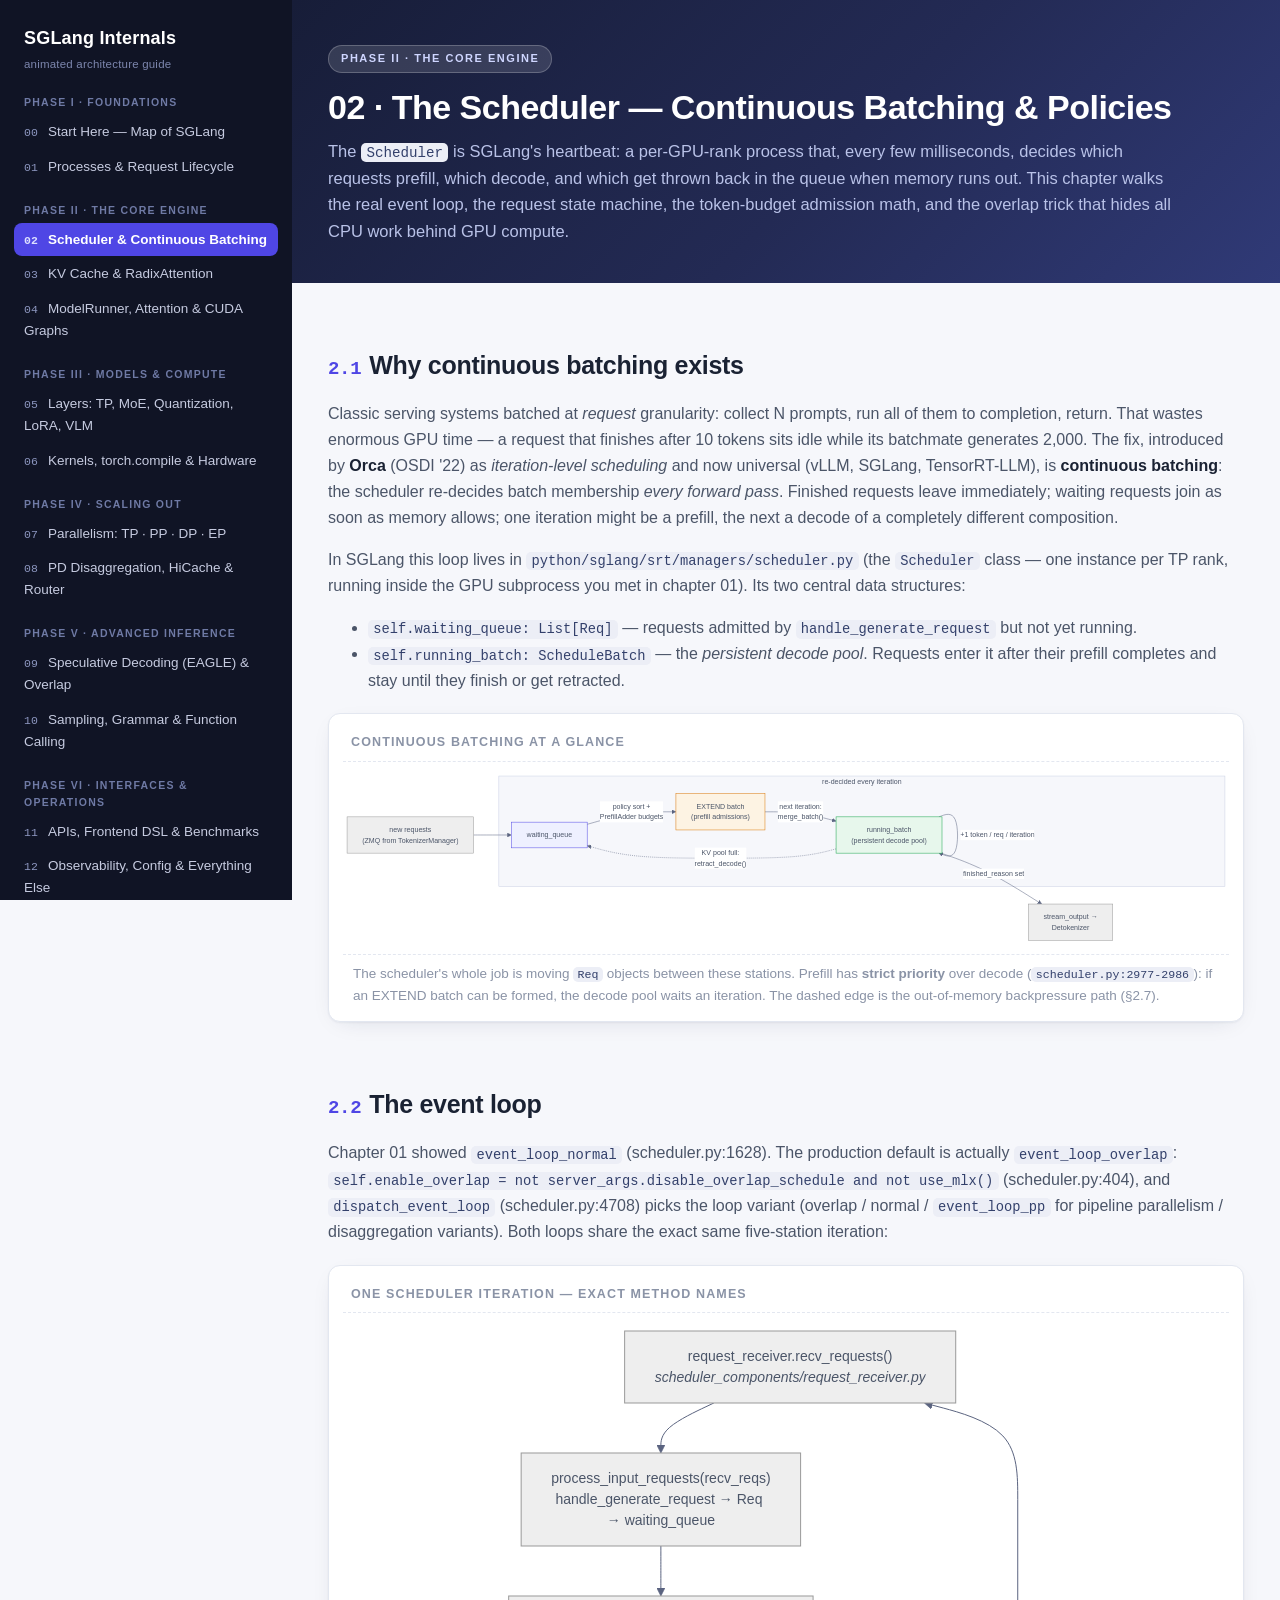
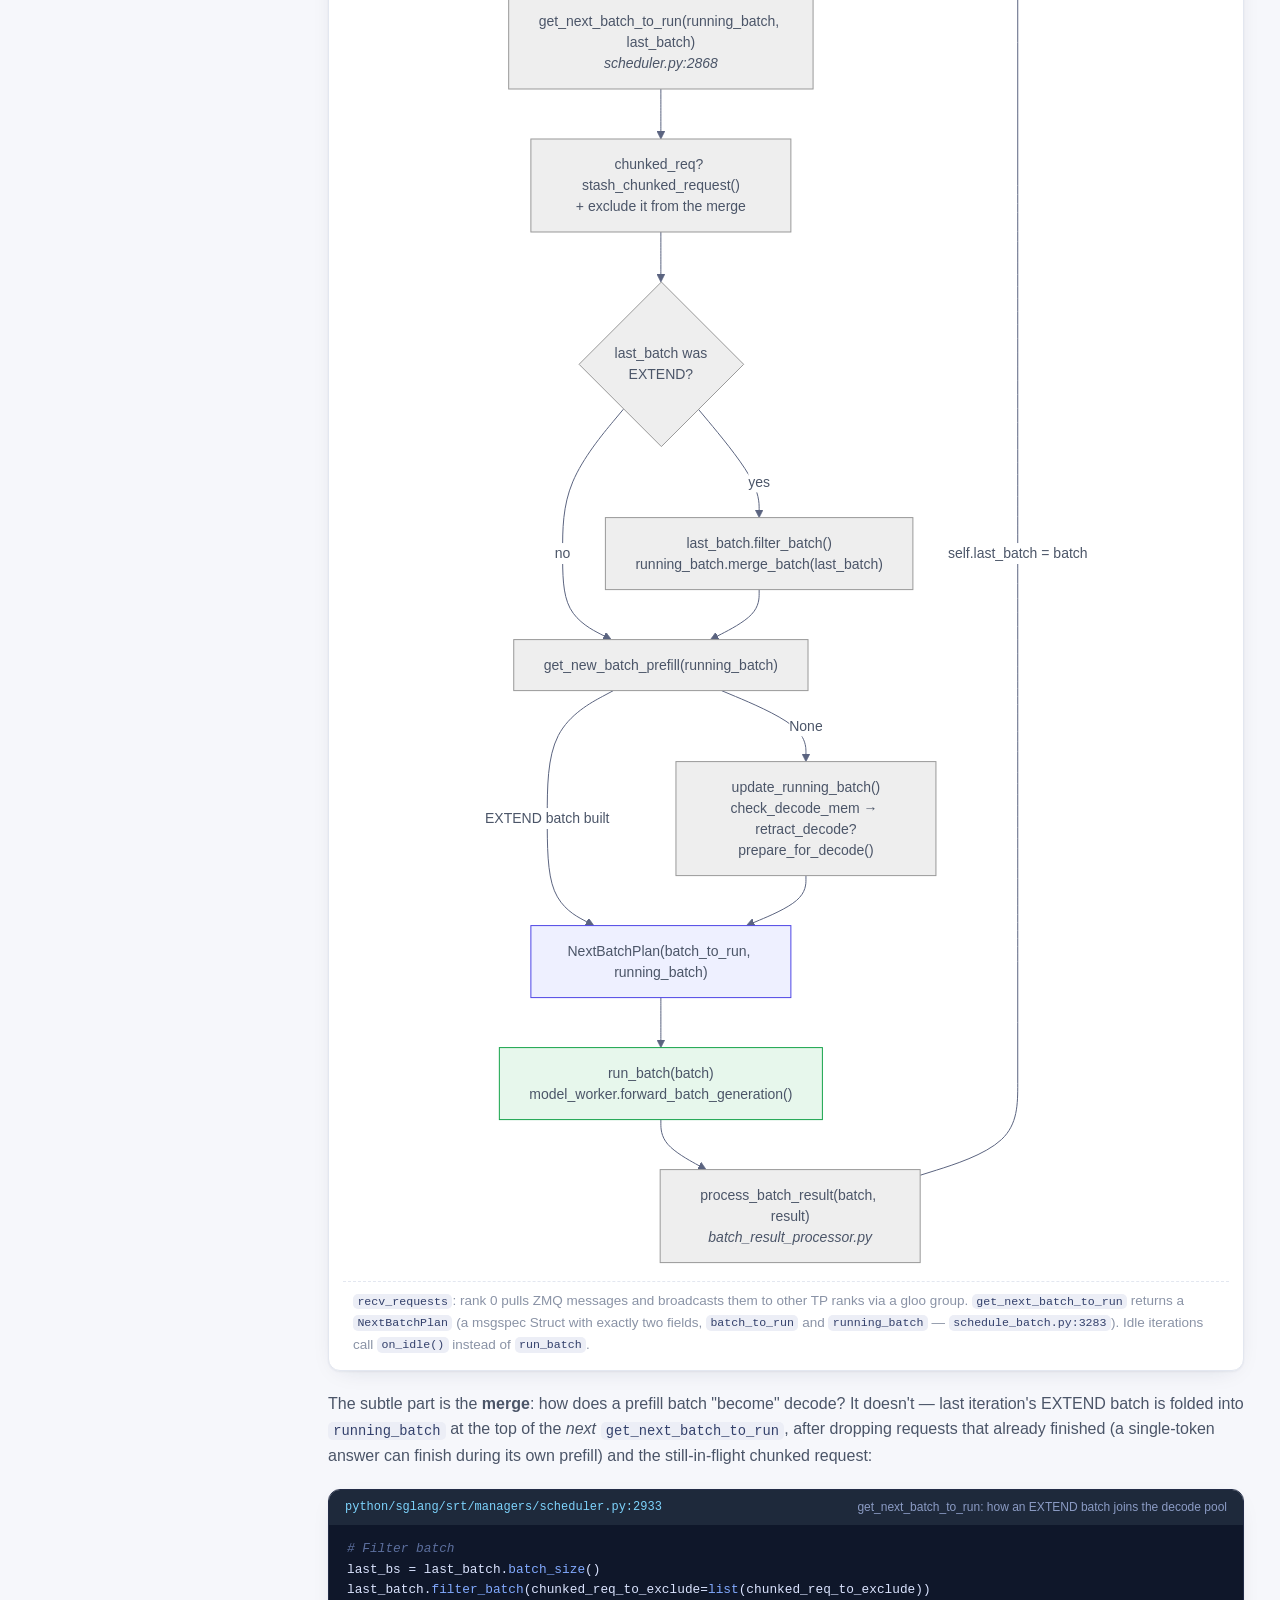
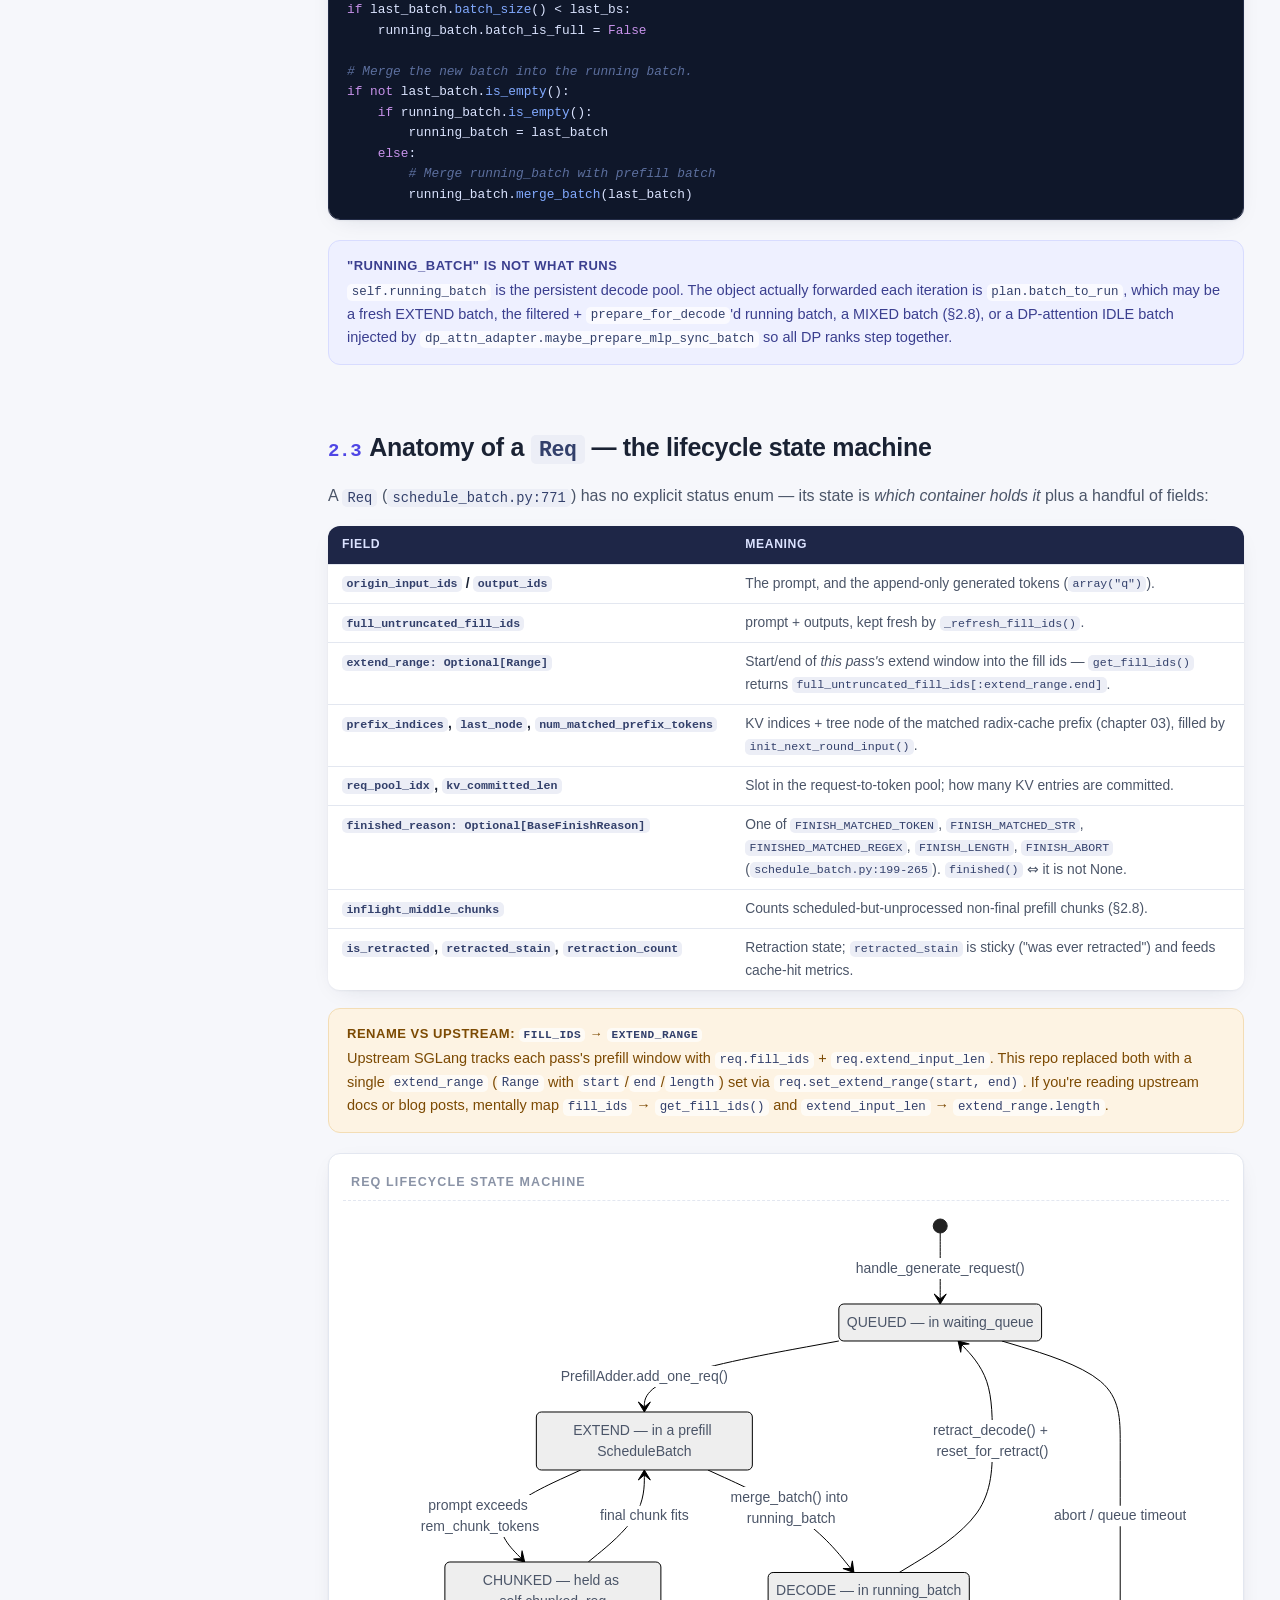
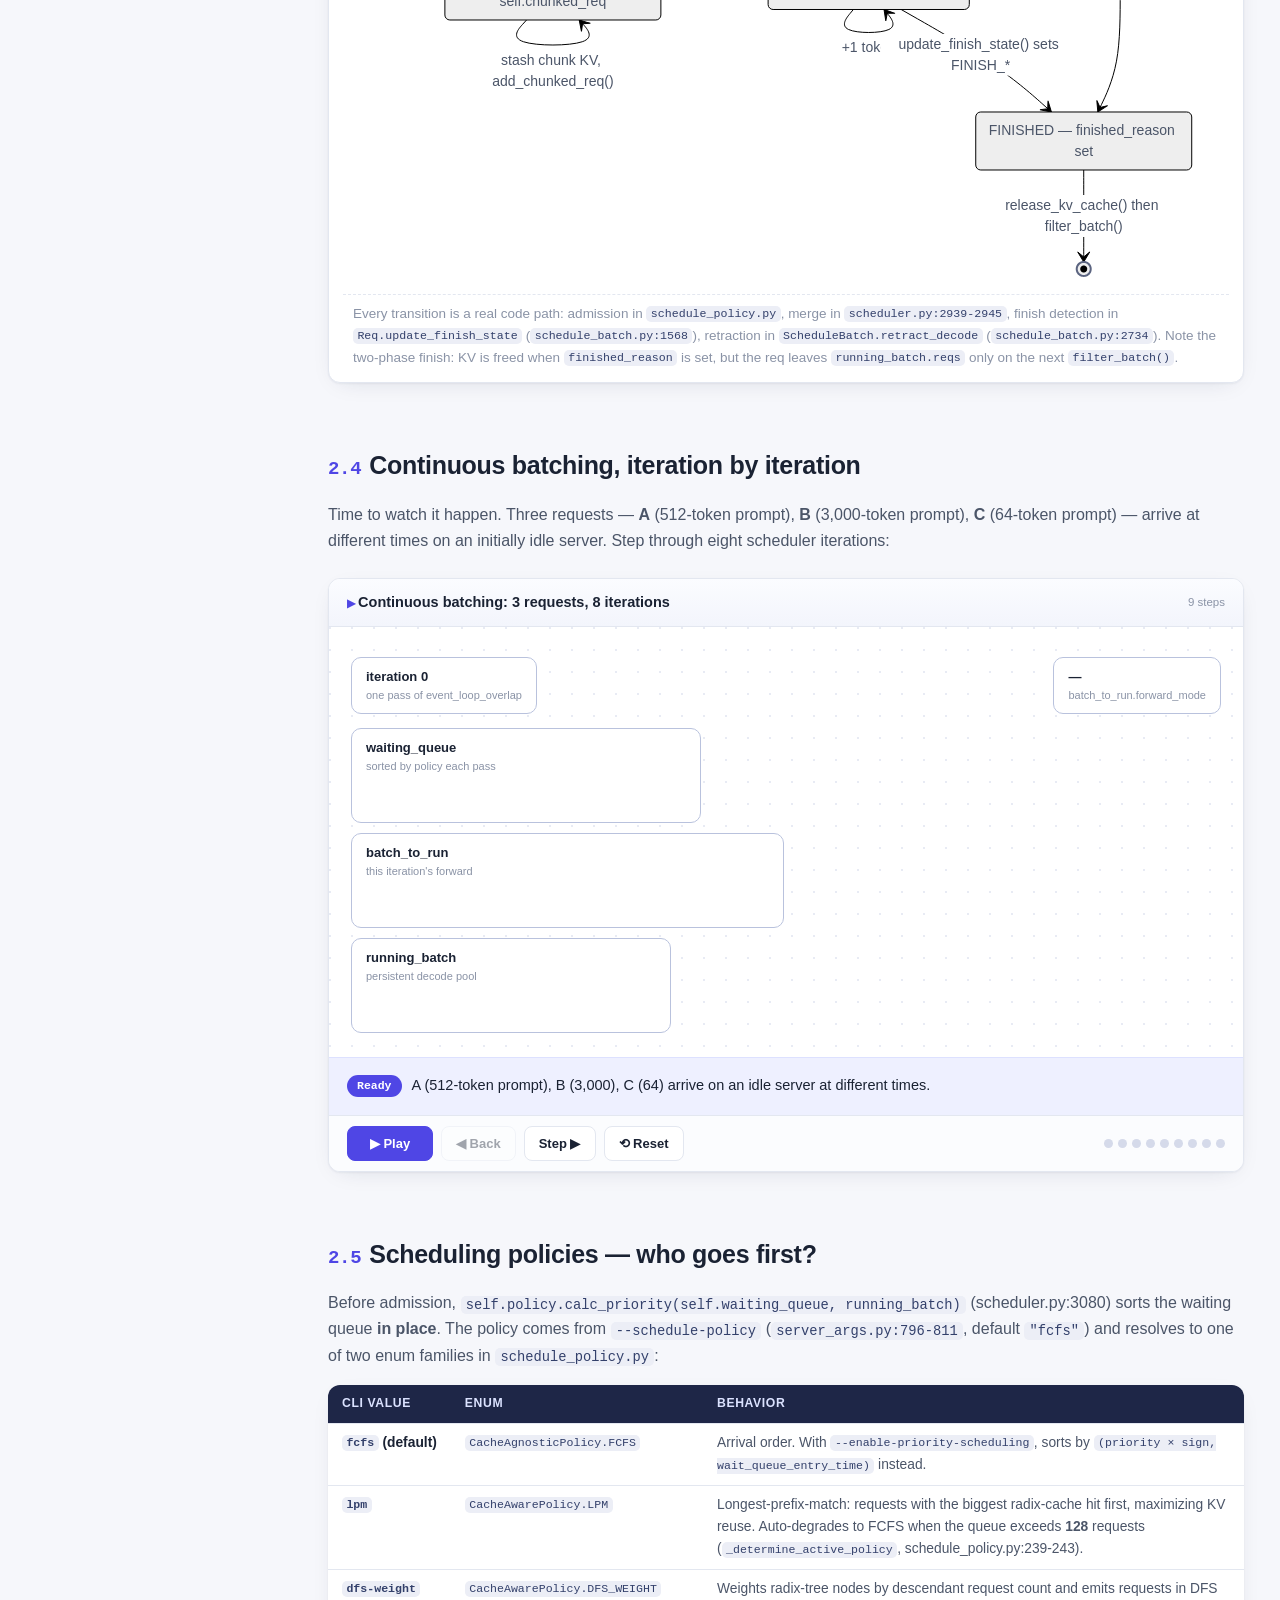
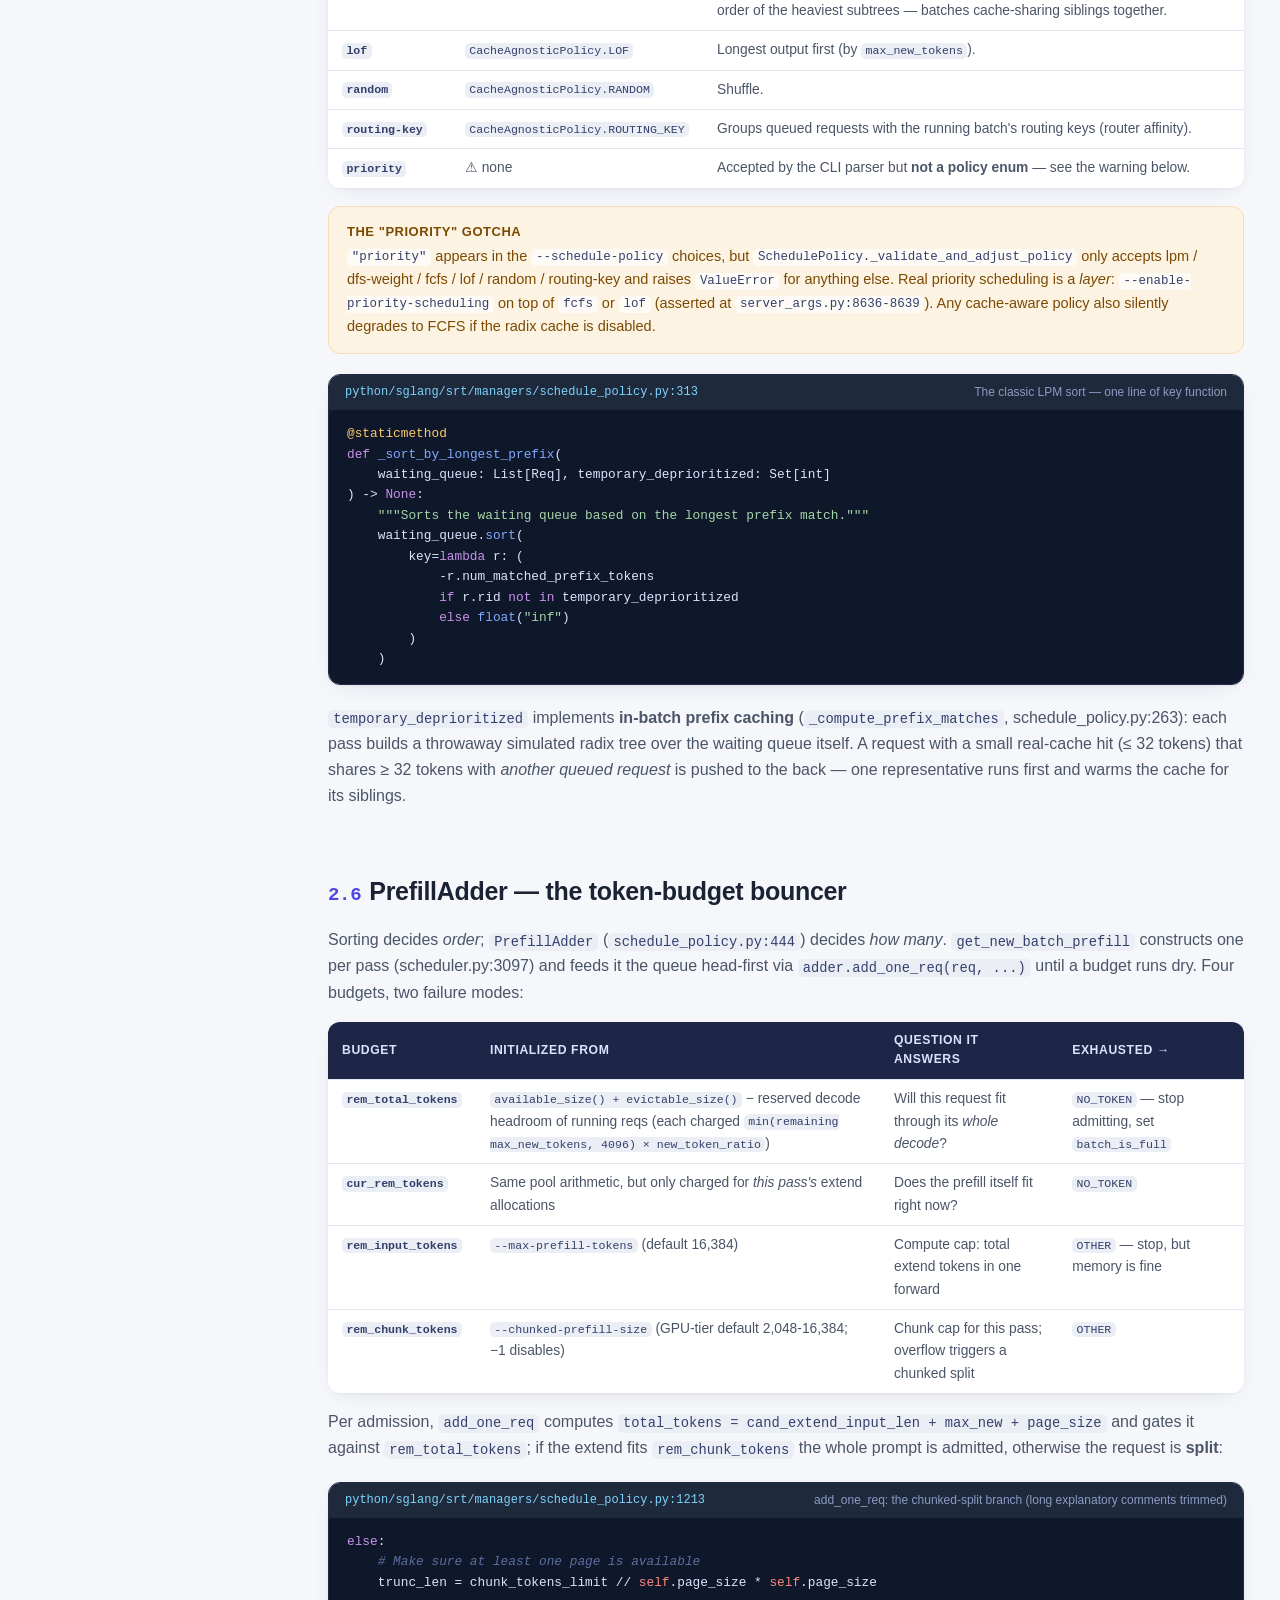
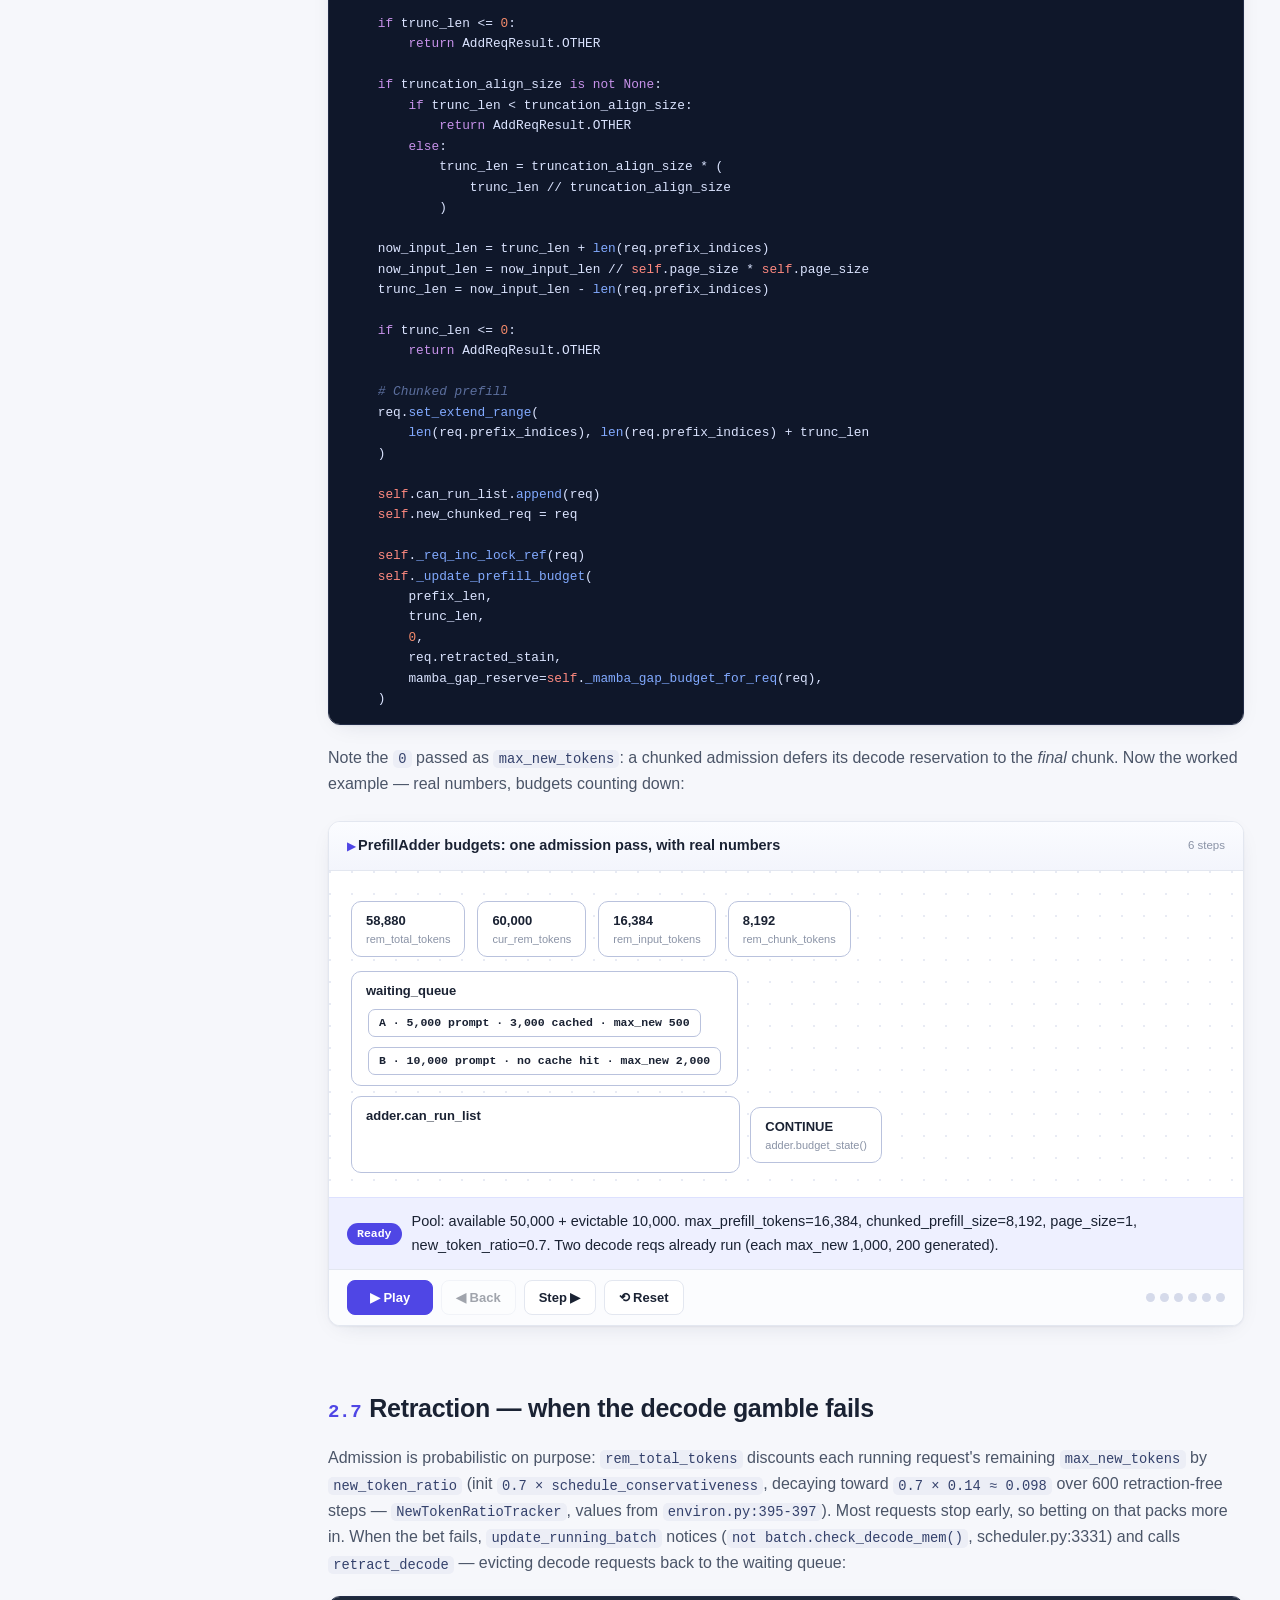
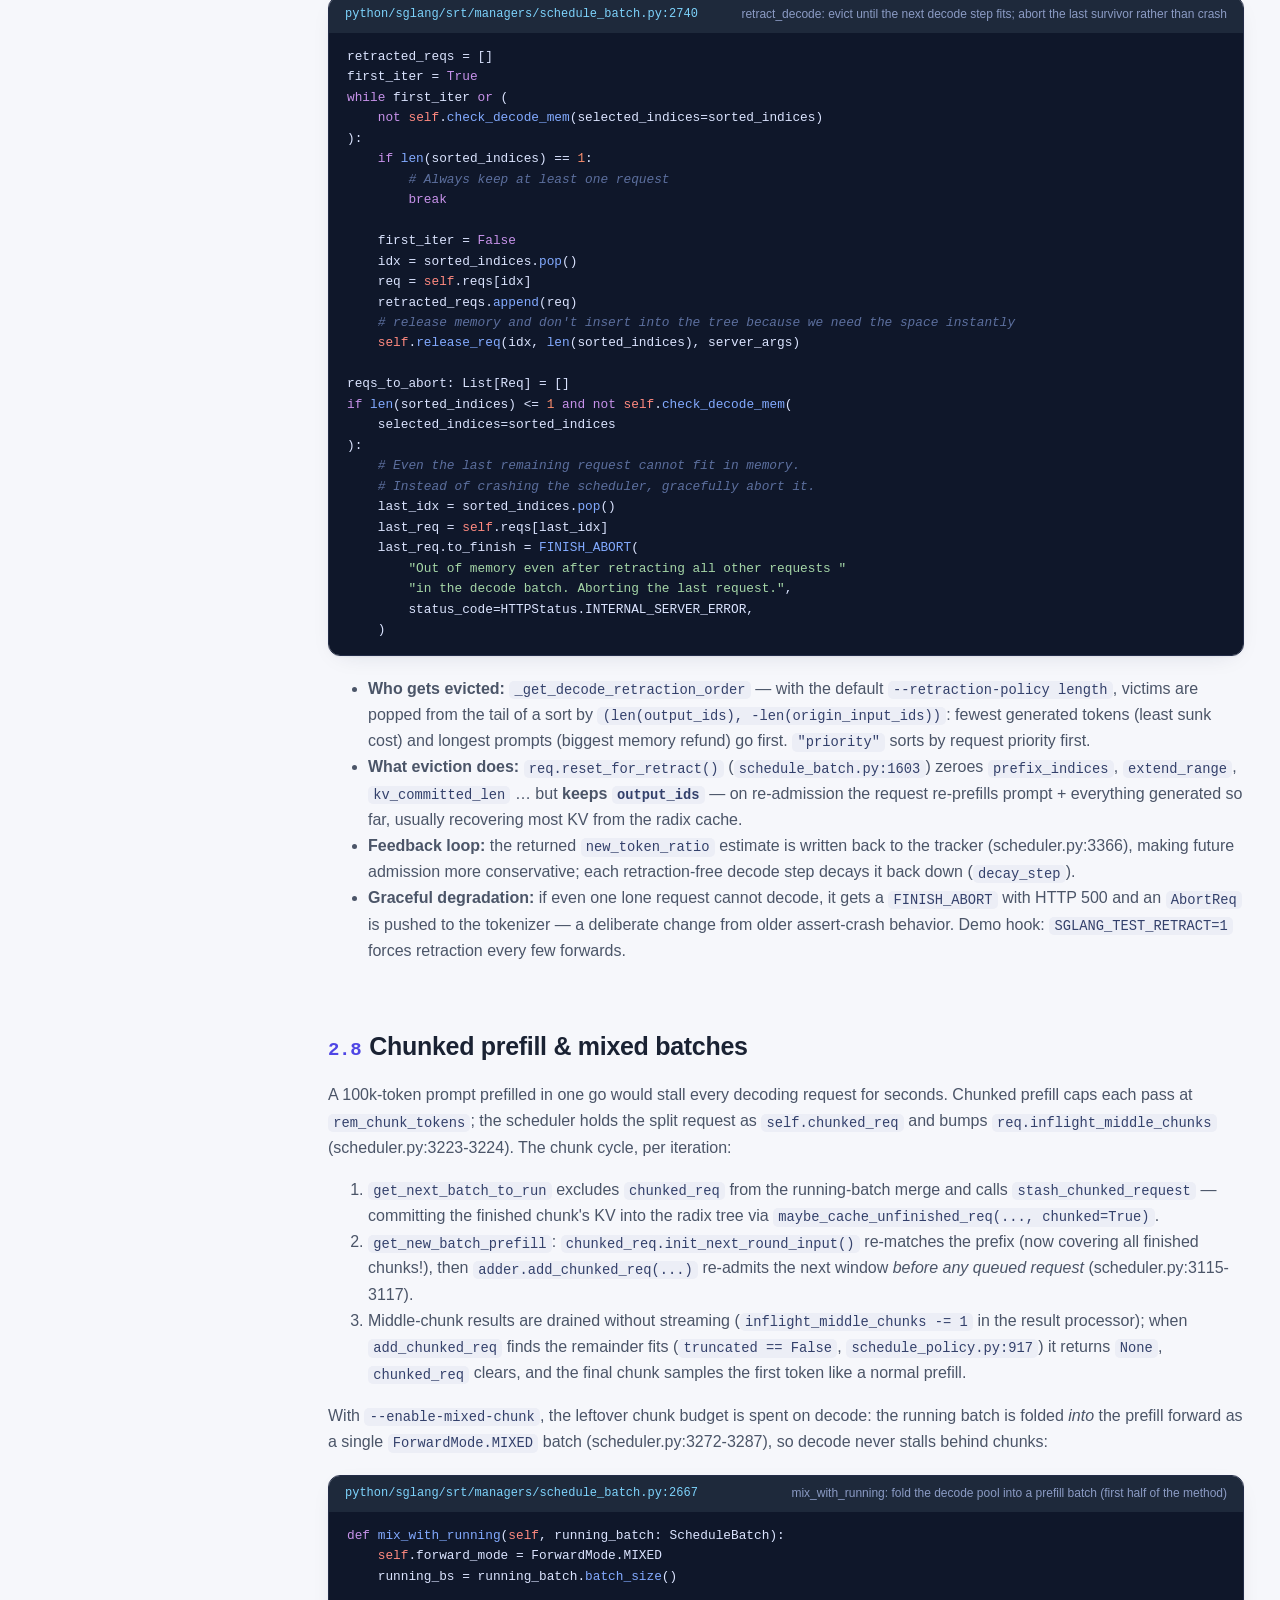
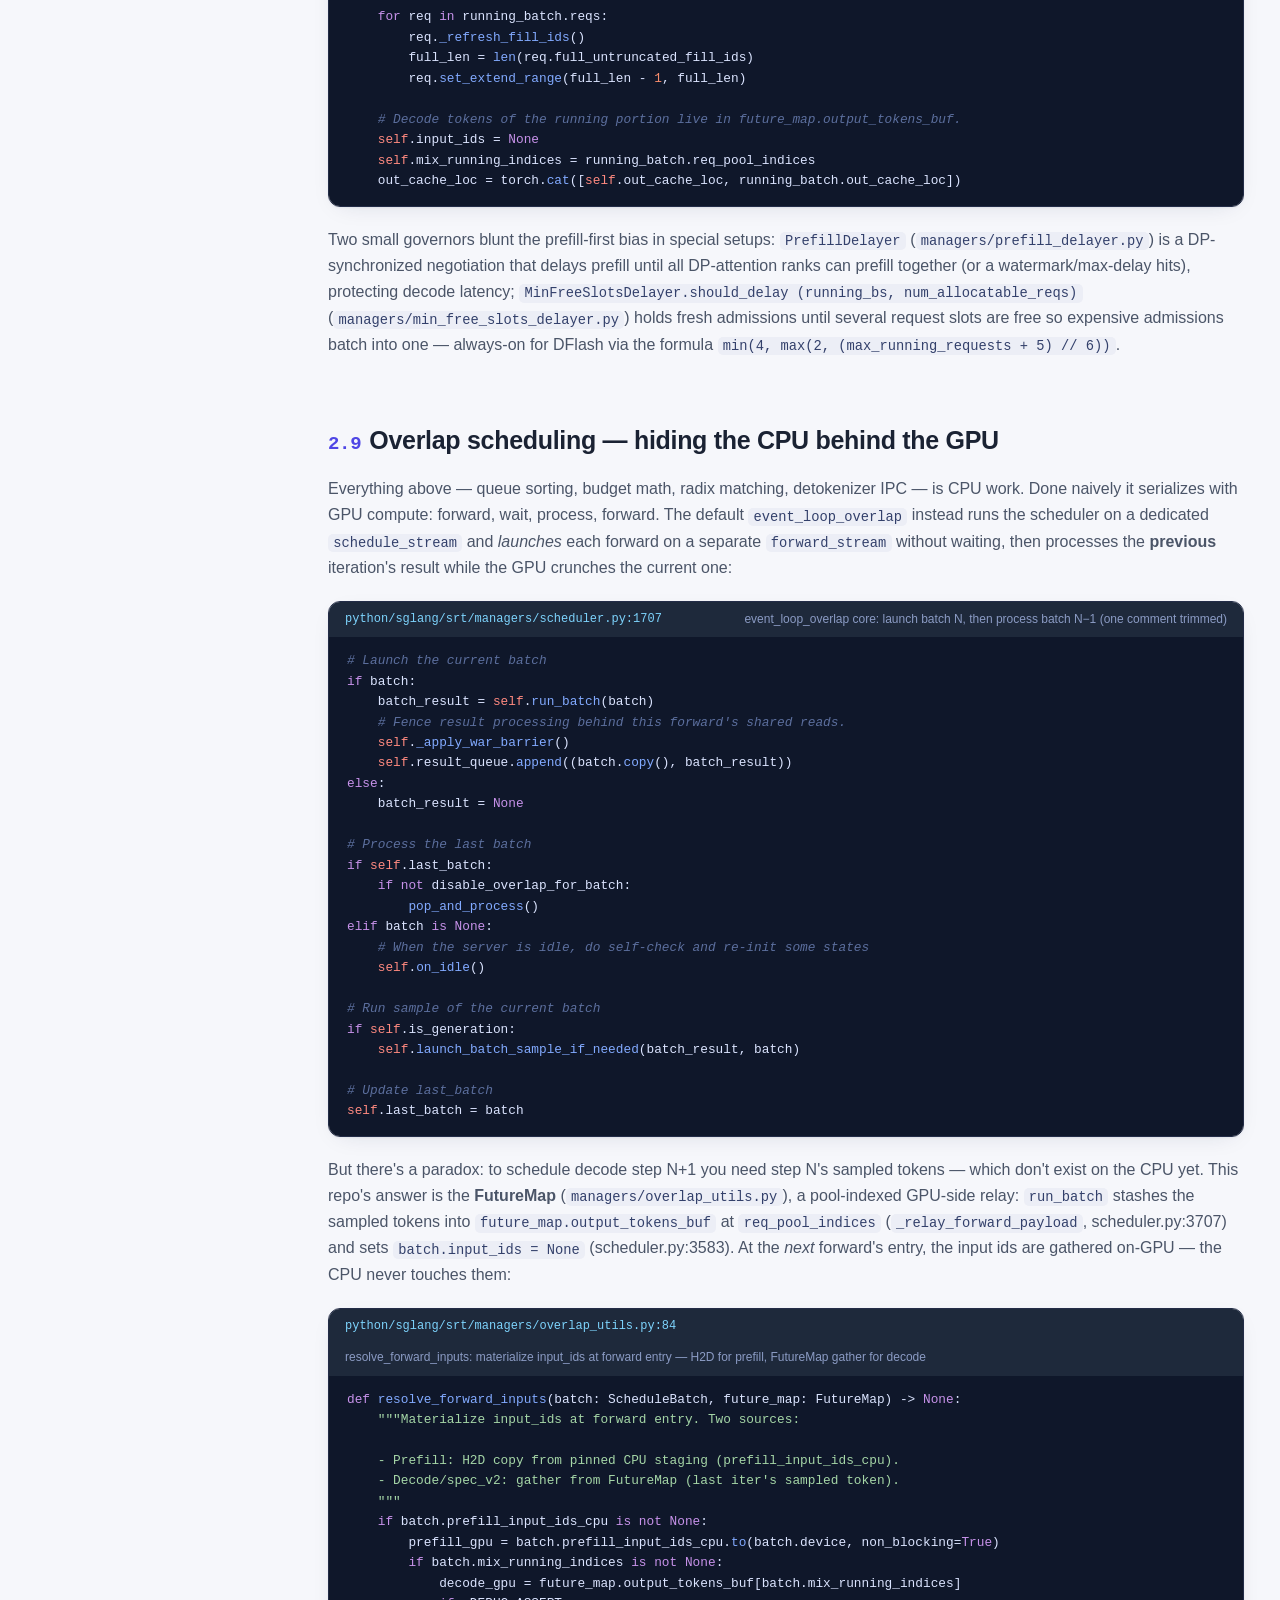
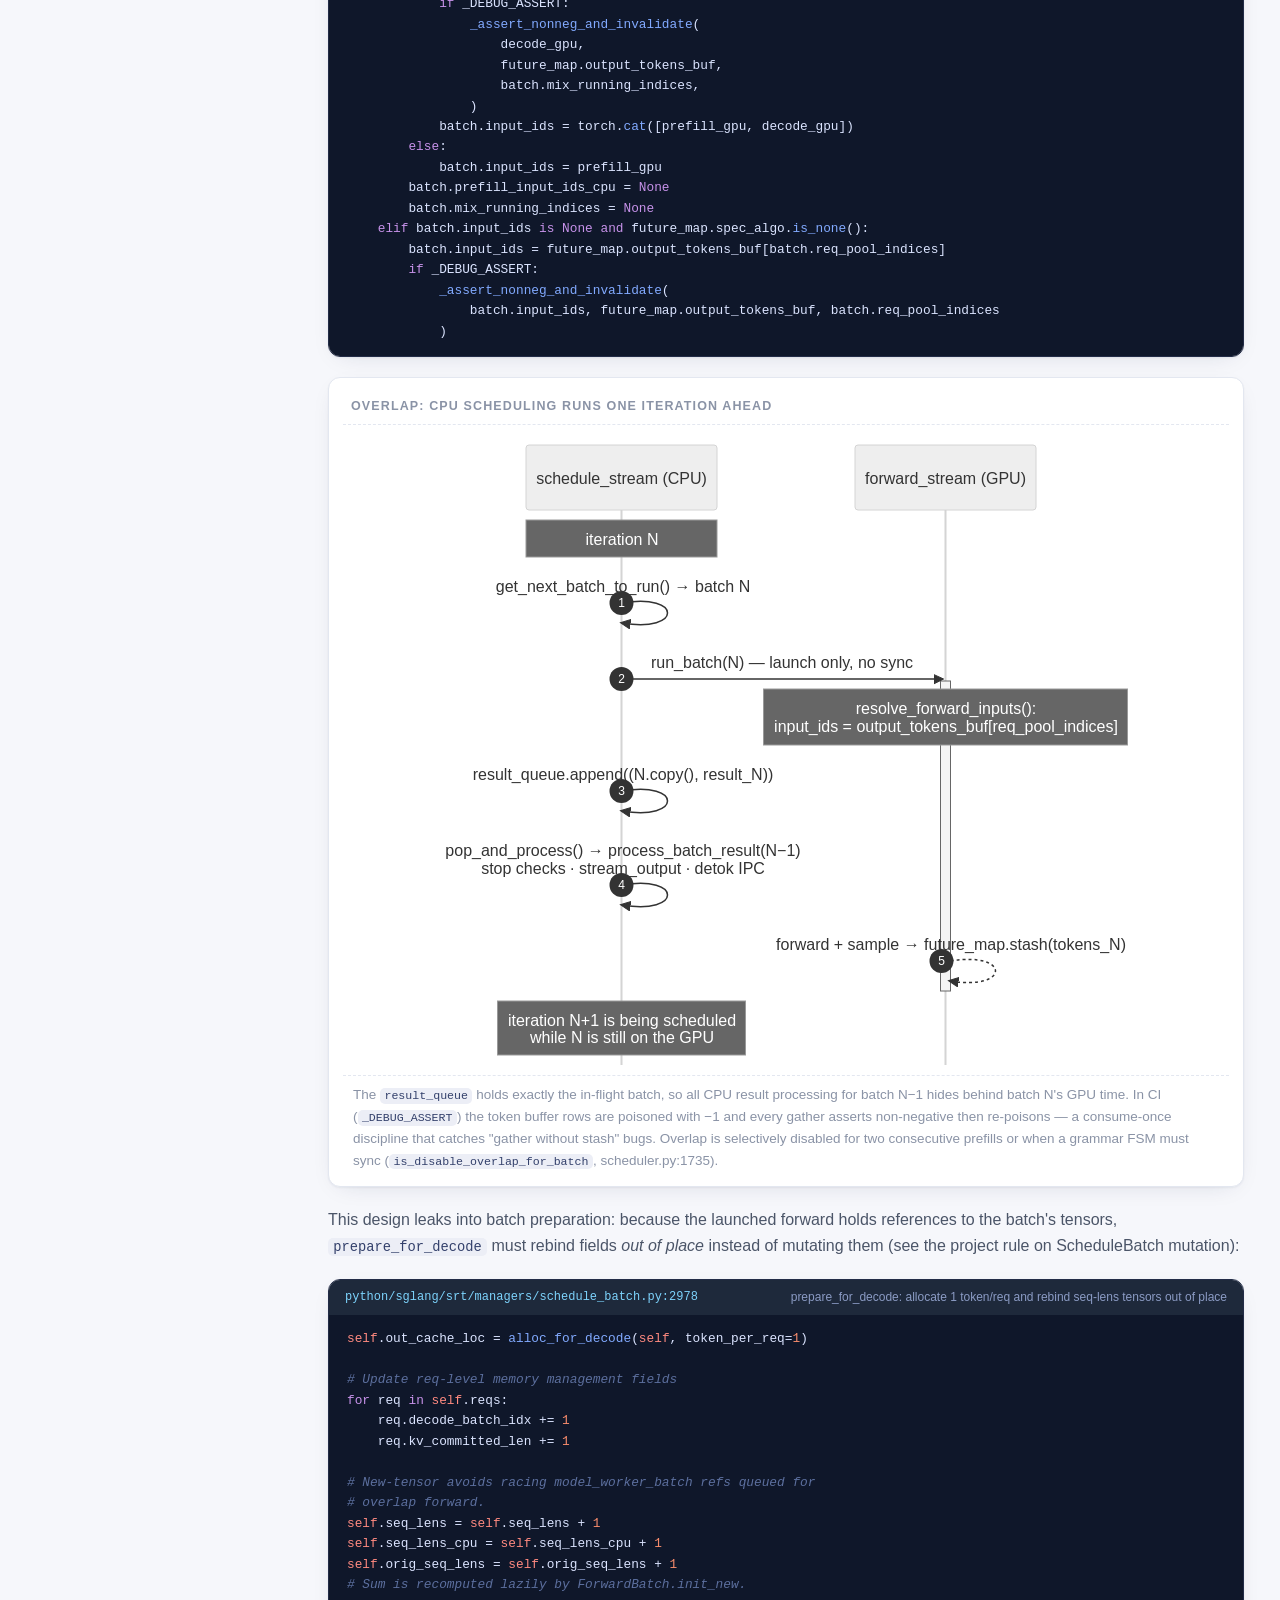
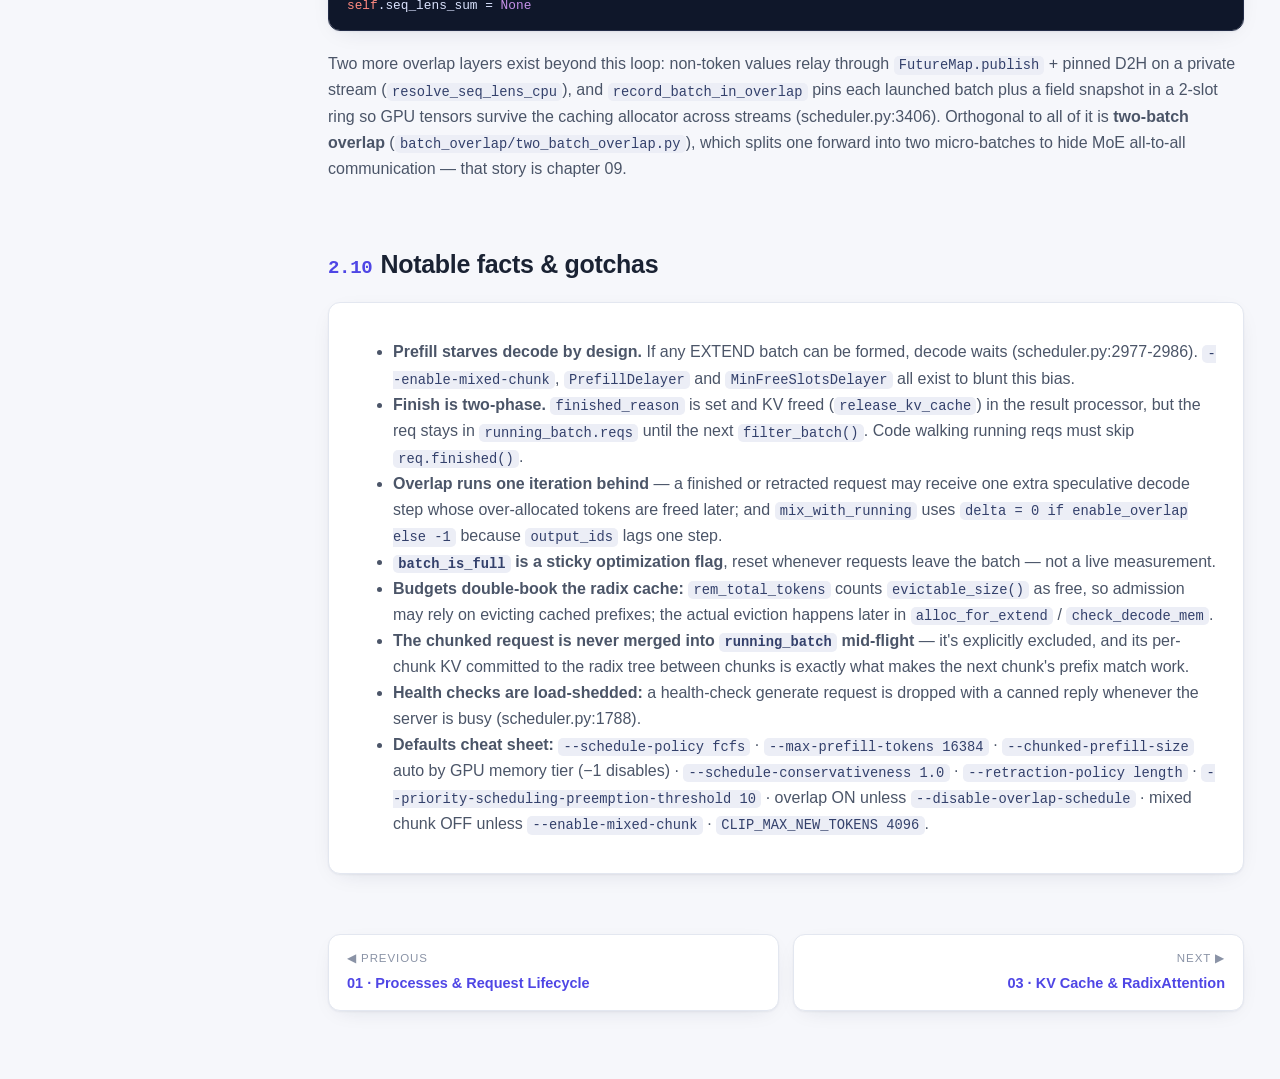
<file: architecture-viz/02-scheduler.html>
<!DOCTYPE html>
<html lang="en">
<head>
<meta charset="utf-8">
<meta name="viewport" content="width=device-width, initial-scale=1">
<title>02 · Scheduler &amp; Continuous Batching — SGLang Internals</title>
<link rel="stylesheet" href="assets/style.css">
<script src="assets/mermaid.min.js"></script>
<script src="assets/viz.js"></script>
</head>
<body>
<div class="layout">
<main>
  <div class="page-hero"><div class="content">
    <span class="phase-badge">Phase II · The Core Engine</span>
    <h1>02 · The Scheduler — Continuous Batching &amp; Policies</h1>
    <p class="lede">
      The <code>Scheduler</code> is SGLang's heartbeat: a per-GPU-rank process that, every few
      milliseconds, decides which requests prefill, which decode, and which get thrown back in the
      queue when memory runs out. This chapter walks the real event loop, the request state machine,
      the token-budget admission math, and the overlap trick that hides all CPU work behind GPU compute.
    </p>
  </div></div>

  <div class="content">

  <h2><span class="sec-num">2.1</span>Why continuous batching exists</h2>
  <p>
    Classic serving systems batched at <em>request</em> granularity: collect N prompts, run all of
    them to completion, return. That wastes enormous GPU time — a request that finishes after 10
    tokens sits idle while its batchmate generates 2,000. The fix, introduced by
    <strong>Orca</strong> (OSDI '22) as <em>iteration-level scheduling</em> and now universal
    (vLLM, SGLang, TensorRT-LLM), is <strong>continuous batching</strong>: the scheduler re-decides
    batch membership <em>every forward pass</em>. Finished requests leave immediately; waiting
    requests join as soon as memory allows; one iteration might be a prefill, the next a decode of a
    completely different composition.
  </p>
  <p>
    In SGLang this loop lives in <code>python/sglang/srt/managers/scheduler.py</code>
    (the <code>Scheduler</code> class — one instance per TP rank, running inside the GPU subprocess
    you met in chapter 01). Its two central data structures:
  </p>
  <ul>
    <li><code>self.waiting_queue: List[Req]</code> — requests admitted by
      <code>handle_generate_request</code> but not yet running.</li>
    <li><code>self.running_batch: ScheduleBatch</code> — the <em>persistent decode pool</em>. Requests
      enter it after their prefill completes and stay until they finish or get retracted.</li>
  </ul>

  <div class="diagram">
    <div class="dg-title">CONTINUOUS BATCHING AT A GLANCE</div>
    <pre class="mermaid">
flowchart LR
  cl["new requests<br/>(ZMQ from TokenizerManager)"] --> wq
  subgraph iter ["re-decided every iteration"]
    wq["waiting_queue"] -->|"policy sort +<br/>PrefillAdder budgets"| pf["EXTEND batch<br/>(prefill admissions)"]
    pf -->|"next iteration:<br/>merge_batch()"| rb["running_batch<br/>(persistent decode pool)"]
    rb -->|"+1 token / req / iteration"| rb
  end
  rb -->|"finished_reason set"| out["stream_output →<br/>Detokenizer"]
  rb -.->|"KV pool full:<br/>retract_decode()"| wq
  style wq fill:#eef0ff,stroke:#4f46e5
  style rb fill:#e7f7ec,stroke:#16a34a
  style pf fill:#fdf3e3,stroke:#d97706
    </pre>
    <div class="dg-caption">
      The scheduler's whole job is moving <code>Req</code> objects between these stations.
      Prefill has <b>strict priority</b> over decode (<code>scheduler.py:2977-2986</code>): if an
      EXTEND batch can be formed, the decode pool waits an iteration. The dashed edge is the
      out-of-memory backpressure path (§2.7).
    </div>
  </div>

  <h2><span class="sec-num">2.2</span>The event loop</h2>
  <p>
    Chapter 01 showed <code>event_loop_normal</code> (scheduler.py:1628). The production default is
    actually <code>event_loop_overlap</code>: <code>self.enable_overlap = not
    server_args.disable_overlap_schedule and not use_mlx()</code> (scheduler.py:404), and
    <code>dispatch_event_loop</code> (scheduler.py:4708) picks the loop variant
    (overlap / normal / <code>event_loop_pp</code> for pipeline parallelism / disaggregation
    variants). Both loops share the exact same five-station iteration:
  </p>

  <div class="diagram">
    <div class="dg-title">ONE SCHEDULER ITERATION — EXACT METHOD NAMES</div>
    <pre class="mermaid">
flowchart TD
  recv["request_receiver.recv_requests()<br/><i>scheduler_components/request_receiver.py</i>"] --> pir["process_input_requests(recv_reqs)<br/>handle_generate_request → Req → waiting_queue"]
  pir --> gnbtr["get_next_batch_to_run(running_batch, last_batch)<br/><i>scheduler.py:2868</i>"]
  gnbtr --> stash["chunked_req? stash_chunked_request()<br/>+ exclude it from the merge"]
  stash --> dec{"last_batch was<br/>EXTEND?"}
  dec -->|"yes"| fm["last_batch.filter_batch()<br/>running_batch.merge_batch(last_batch)"]
  dec -->|"no"| gp
  fm --> gp["get_new_batch_prefill(running_batch)"]
  gp -->|"EXTEND batch built"| plan["NextBatchPlan(batch_to_run, running_batch)"]
  gp -->|"None"| urb["update_running_batch()<br/>check_decode_mem → retract_decode?<br/>prepare_for_decode()"]
  urb --> plan
  plan --> rb["run_batch(batch)<br/>model_worker.forward_batch_generation()"]
  rb --> pbr["process_batch_result(batch, result)<br/><i>batch_result_processor.py</i>"]
  pbr -->|"self.last_batch = batch"| recv
  style plan fill:#eef0ff,stroke:#4f46e5
  style rb fill:#e7f7ec,stroke:#16a34a
    </pre>
    <div class="dg-caption">
      <code>recv_requests</code>: rank 0 pulls ZMQ messages and broadcasts them to other TP ranks via
      a gloo group. <code>get_next_batch_to_run</code> returns a <code>NextBatchPlan</code>
      (a msgspec Struct with exactly two fields, <code>batch_to_run</code> and
      <code>running_batch</code> — <code>schedule_batch.py:3283</code>). Idle iterations call
      <code>on_idle()</code> instead of <code>run_batch</code>.
    </div>
  </div>

  <p>
    The subtle part is the <b>merge</b>: how does a prefill batch "become" decode? It doesn't —
    last iteration's EXTEND batch is folded into <code>running_batch</code> at the top of the
    <em>next</em> <code>get_next_batch_to_run</code>, after dropping requests that already finished
    (a single-token answer can finish during its own prefill) and the still-in-flight chunked request:
  </p>

  <div class="snippet" data-lang="python" data-file="python/sglang/srt/managers/scheduler.py:2933" data-desc="get_next_batch_to_run: how an EXTEND batch joins the decode pool">
<pre>
# Filter batch
last_bs = last_batch.batch_size()
last_batch.filter_batch(chunked_req_to_exclude=list(chunked_req_to_exclude))
if last_batch.batch_size() &lt; last_bs:
    running_batch.batch_is_full = False

# Merge the new batch into the running batch.
if not last_batch.is_empty():
    if running_batch.is_empty():
        running_batch = last_batch
    else:
        # Merge running_batch with prefill batch
        running_batch.merge_batch(last_batch)
</pre>
  </div>

  <div class="callout note"><span class="co-title">"running_batch" is not what runs</span>
    <code>self.running_batch</code> is the persistent decode pool. The object actually forwarded each
    iteration is <code>plan.batch_to_run</code>, which may be a fresh EXTEND batch, the filtered +
    <code>prepare_for_decode</code>'d running batch, a MIXED batch (§2.8), or a DP-attention IDLE
    batch injected by <code>dp_attn_adapter.maybe_prepare_mlp_sync_batch</code> so all DP ranks step
    together.
  </div>

  <h2><span class="sec-num">2.3</span>Anatomy of a <code>Req</code> — the lifecycle state machine</h2>
  <p>
    A <code>Req</code> (<code>schedule_batch.py:771</code>) has no explicit status enum — its state is
    <em>which container holds it</em> plus a handful of fields:
  </p>
  <table class="tbl">
    <tr><th>Field</th><th>Meaning</th></tr>
    <tr><td><code>origin_input_ids</code> / <code>output_ids</code></td>
      <td>The prompt, and the append-only generated tokens (<code>array("q")</code>).</td></tr>
    <tr><td><code>full_untruncated_fill_ids</code></td>
      <td>prompt + outputs, kept fresh by <code>_refresh_fill_ids()</code>.</td></tr>
    <tr><td><code>extend_range: Optional[Range]</code></td>
      <td>Start/end of <em>this pass's</em> extend window into the fill ids —
        <code>get_fill_ids()</code> returns <code>full_untruncated_fill_ids[:extend_range.end]</code>.</td></tr>
    <tr><td><code>prefix_indices</code>, <code>last_node</code>, <code>num_matched_prefix_tokens</code></td>
      <td>KV indices + tree node of the matched radix-cache prefix (chapter 03), filled by
        <code>init_next_round_input()</code>.</td></tr>
    <tr><td><code>req_pool_idx</code>, <code>kv_committed_len</code></td>
      <td>Slot in the request-to-token pool; how many KV entries are committed.</td></tr>
    <tr><td><code>finished_reason: Optional[BaseFinishReason]</code></td>
      <td>One of <code>FINISH_MATCHED_TOKEN</code>, <code>FINISH_MATCHED_STR</code>,
        <code>FINISHED_MATCHED_REGEX</code>, <code>FINISH_LENGTH</code>, <code>FINISH_ABORT</code>
        (<code>schedule_batch.py:199-265</code>). <code>finished()</code> ⇔ it is not None.</td></tr>
    <tr><td><code>inflight_middle_chunks</code></td>
      <td>Counts scheduled-but-unprocessed non-final prefill chunks (§2.8).</td></tr>
    <tr><td><code>is_retracted</code>, <code>retracted_stain</code>, <code>retraction_count</code></td>
      <td>Retraction state; <code>retracted_stain</code> is sticky ("was ever retracted") and feeds
        cache-hit metrics.</td></tr>
  </table>

  <div class="callout warn"><span class="co-title">Rename vs upstream: <code>fill_ids</code> → <code>extend_range</code></span>
    Upstream SGLang tracks each pass's prefill window with <code>req.fill_ids</code> +
    <code>req.extend_input_len</code>. This repo replaced both with a single
    <code>extend_range</code> (<code>Range</code> with <code>start</code>/<code>end</code>/<code>length</code>)
    set via <code>req.set_extend_range(start, end)</code>. If you're reading upstream docs or blog
    posts, mentally map <code>fill_ids</code> → <code>get_fill_ids()</code> and
    <code>extend_input_len</code> → <code>extend_range.length</code>.
  </div>

  <div class="diagram">
    <div class="dg-title">REQ LIFECYCLE STATE MACHINE</div>
    <pre class="mermaid">
stateDiagram-v2
  QUEUED : QUEUED — in waiting_queue
  EXTEND : EXTEND — in a prefill ScheduleBatch
  CHUNKED : CHUNKED — held as self.chunked_req
  DECODE : DECODE — in running_batch
  FINISHED : FINISHED — finished_reason set
  [*] --> QUEUED : handle_generate_request()
  QUEUED --> EXTEND : PrefillAdder.add_one_req()
  EXTEND --> CHUNKED : prompt exceeds rem_chunk_tokens
  CHUNKED --> CHUNKED : stash chunk KV, add_chunked_req()
  CHUNKED --> EXTEND : final chunk fits
  EXTEND --> DECODE : merge_batch() into running_batch
  DECODE --> DECODE : +1 token
  DECODE --> QUEUED : retract_decode() + reset_for_retract()
  DECODE --> FINISHED : update_finish_state() sets FINISH_*
  QUEUED --> FINISHED : abort / queue timeout
  FINISHED --> [*] : release_kv_cache() then filter_batch()
    </pre>
    <div class="dg-caption">
      Every transition is a real code path: admission in <code>schedule_policy.py</code>, merge in
      <code>scheduler.py:2939-2945</code>, finish detection in
      <code>Req.update_finish_state</code> (<code>schedule_batch.py:1568</code>), retraction in
      <code>ScheduleBatch.retract_decode</code> (<code>schedule_batch.py:2734</code>). Note the
      two-phase finish: KV is freed when <code>finished_reason</code> is set, but the req leaves
      <code>running_batch.reqs</code> only on the next <code>filter_batch()</code>.
    </div>
  </div>

  <h2><span class="sec-num">2.4</span>Continuous batching, iteration by iteration</h2>
  <p>
    Time to watch it happen. Three requests — <b>A</b> (512-token prompt), <b>B</b> (3,000-token
    prompt), <b>C</b> (64-token prompt) — arrive at different times on an initially idle server.
    Step through eight scheduler iterations:
  </p>

  <div class="stepper" id="st-cb">
    <div class="st-scene">
      <div class="sc-row" style="justify-content:space-between">
        <div class="sc-box" id="cb-iterbox">iteration <span id="cb-iter">0</span><small>one pass of event_loop_overlap</small></div>
        <div class="sc-box" id="cb-mode"><span id="cb-modetxt">—</span><small>batch_to_run.forward_mode</small></div>
      </div>
      <div class="sc-row" style="margin-top:14px">
        <div class="sc-box" id="cb-wq" style="min-width:320px">waiting_queue<small>sorted by policy each pass</small>
          <div style="margin-top:6px">
            <span class="tok appear" id="wq-A" style="width:auto;padding:0 10px">A · 512 tok</span>
            <span class="tok appear" id="wq-B" style="width:auto;padding:0 10px">B · 3,000 tok</span>
            <span class="tok appear" id="wq-C" style="width:auto;padding:0 10px">C · 64 tok</span>
          </div>
        </div>
      </div>
      <div class="sc-row" style="margin-top:10px">
        <div class="sc-box" id="cb-bt" style="min-width:320px">batch_to_run<small>this iteration's forward</small>
          <div style="margin-top:6px">
            <span class="tok appear" id="bt-A" style="width:auto;padding:0 10px">A · prefill 512</span>
            <span class="tok appear" id="bt-B" style="width:auto;padding:0 10px">B · prefill 3,000</span>
            <span class="tok appear" id="bt-C" style="width:auto;padding:0 10px">C · prefill 64</span>
          </div>
        </div>
      </div>
      <div class="sc-row" style="margin-top:10px">
        <div class="sc-box" id="cb-rb" style="min-width:320px">running_batch<small>persistent decode pool</small>
          <div style="margin-top:6px">
            <span class="tok appear" id="rb-A" style="width:auto;padding:0 10px">A · 0 out</span>
            <span class="tok appear" id="rb-B" style="width:auto;padding:0 10px">B · 0 out</span>
            <span class="tok appear" id="rb-C" style="width:auto;padding:0 10px">C · 0 out</span>
          </div>
        </div>
      </div>
    </div>
  </div>

  <h2><span class="sec-num">2.5</span>Scheduling policies — who goes first?</h2>
  <p>
    Before admission, <code>self.policy.calc_priority(self.waiting_queue, running_batch)</code>
    (scheduler.py:3080) sorts the waiting queue <b>in place</b>. The policy comes from
    <code>--schedule-policy</code> (<code>server_args.py:796-811</code>, default
    <code>"fcfs"</code>) and resolves to one of two enum families in
    <code>schedule_policy.py</code>:
  </p>

  <table class="tbl">
    <tr><th>CLI value</th><th>Enum</th><th>Behavior</th></tr>
    <tr><td><code>fcfs</code> <b>(default)</b></td><td><code>CacheAgnosticPolicy.FCFS</code></td>
      <td>Arrival order. With <code>--enable-priority-scheduling</code>, sorts by
        <code>(priority × sign, wait_queue_entry_time)</code> instead.</td></tr>
    <tr><td><code>lpm</code></td><td><code>CacheAwarePolicy.LPM</code></td>
      <td>Longest-prefix-match: requests with the biggest radix-cache hit first, maximizing KV reuse.
        Auto-degrades to FCFS when the queue exceeds <b>128</b> requests
        (<code>_determine_active_policy</code>, schedule_policy.py:239-243).</td></tr>
    <tr><td><code>dfs-weight</code></td><td><code>CacheAwarePolicy.DFS_WEIGHT</code></td>
      <td>Weights radix-tree nodes by descendant request count and emits requests in DFS order of the
        heaviest subtrees — batches cache-sharing siblings together.</td></tr>
    <tr><td><code>lof</code></td><td><code>CacheAgnosticPolicy.LOF</code></td>
      <td>Longest output first (by <code>max_new_tokens</code>).</td></tr>
    <tr><td><code>random</code></td><td><code>CacheAgnosticPolicy.RANDOM</code></td><td>Shuffle.</td></tr>
    <tr><td><code>routing-key</code></td><td><code>CacheAgnosticPolicy.ROUTING_KEY</code></td>
      <td>Groups queued requests with the running batch's routing keys (router affinity).</td></tr>
    <tr><td><code>priority</code></td><td>⚠ none</td>
      <td>Accepted by the CLI parser but <b>not a policy enum</b> — see the warning below.</td></tr>
  </table>

  <div class="callout warn"><span class="co-title">The "priority" gotcha</span>
    <code>"priority"</code> appears in the <code>--schedule-policy</code> choices, but
    <code>SchedulePolicy._validate_and_adjust_policy</code> only accepts
    lpm / dfs-weight / fcfs / lof / random / routing-key and raises <code>ValueError</code> for
    anything else. Real priority scheduling is a <em>layer</em>:
    <code>--enable-priority-scheduling</code> on top of <code>fcfs</code> or <code>lof</code>
    (asserted at <code>server_args.py:8636-8639</code>). Any cache-aware policy also silently
    degrades to FCFS if the radix cache is disabled.
  </div>

  <div class="snippet" data-lang="python" data-file="python/sglang/srt/managers/schedule_policy.py:313" data-desc="The classic LPM sort — one line of key function">
<pre>
@staticmethod
def _sort_by_longest_prefix(
    waiting_queue: List[Req], temporary_deprioritized: Set[int]
) -> None:
    """Sorts the waiting queue based on the longest prefix match."""
    waiting_queue.sort(
        key=lambda r: (
            -r.num_matched_prefix_tokens
            if r.rid not in temporary_deprioritized
            else float("inf")
        )
    )
</pre>
  </div>

  <p>
    <code>temporary_deprioritized</code> implements <b>in-batch prefix caching</b>
    (<code>_compute_prefix_matches</code>, schedule_policy.py:263): each pass builds a throwaway
    simulated radix tree over the waiting queue itself. A request with a small real-cache hit
    (≤ 32 tokens) that shares ≥ 32 tokens with <em>another queued request</em> is pushed to the back
    — one representative runs first and warms the cache for its siblings.
  </p>

  <h2><span class="sec-num">2.6</span>PrefillAdder — the token-budget bouncer</h2>
  <p>
    Sorting decides <em>order</em>; <code>PrefillAdder</code> (<code>schedule_policy.py:444</code>)
    decides <em>how many</em>. <code>get_new_batch_prefill</code> constructs one per pass
    (scheduler.py:3097) and feeds it the queue head-first via <code>adder.add_one_req(req, ...)</code>
    until a budget runs dry. Four budgets, two failure modes:
  </p>

  <table class="tbl">
    <tr><th>Budget</th><th>Initialized from</th><th>Question it answers</th><th>Exhausted →</th></tr>
    <tr><td><code>rem_total_tokens</code></td>
      <td><code>available_size() + evictable_size()</code> − reserved decode headroom of running reqs
        (each charged <code>min(remaining max_new_tokens, 4096) × new_token_ratio</code>)</td>
      <td>Will this request fit through its <em>whole decode</em>?</td>
      <td><code>NO_TOKEN</code> — stop admitting, set <code>batch_is_full</code></td></tr>
    <tr><td><code>cur_rem_tokens</code></td>
      <td>Same pool arithmetic, but only charged for <em>this pass's</em> extend allocations</td>
      <td>Does the prefill itself fit right now?</td>
      <td><code>NO_TOKEN</code></td></tr>
    <tr><td><code>rem_input_tokens</code></td>
      <td><code>--max-prefill-tokens</code> (default 16,384)</td>
      <td>Compute cap: total extend tokens in one forward</td>
      <td><code>OTHER</code> — stop, but memory is fine</td></tr>
    <tr><td><code>rem_chunk_tokens</code></td>
      <td><code>--chunked-prefill-size</code> (GPU-tier default 2,048-16,384; −1 disables)</td>
      <td>Chunk cap for this pass; overflow triggers a chunked split</td>
      <td><code>OTHER</code></td></tr>
  </table>

  <p>
    Per admission, <code>add_one_req</code> computes
    <code>total_tokens = cand_extend_input_len + max_new + page_size</code> and gates it against
    <code>rem_total_tokens</code>; if the extend fits <code>rem_chunk_tokens</code> the whole prompt
    is admitted, otherwise the request is <b>split</b>:
  </p>

  <div class="snippet" data-lang="python" data-file="python/sglang/srt/managers/schedule_policy.py:1213" data-desc="add_one_req: the chunked-split branch (long explanatory comments trimmed)">
<pre>
else:
    # Make sure at least one page is available
    trunc_len = chunk_tokens_limit // self.page_size * self.page_size

    if trunc_len &lt;= 0:
        return AddReqResult.OTHER

    if truncation_align_size is not None:
        if trunc_len &lt; truncation_align_size:
            return AddReqResult.OTHER
        else:
            trunc_len = truncation_align_size * (
                trunc_len // truncation_align_size
            )

    now_input_len = trunc_len + len(req.prefix_indices)
    now_input_len = now_input_len // self.page_size * self.page_size
    trunc_len = now_input_len - len(req.prefix_indices)

    if trunc_len &lt;= 0:
        return AddReqResult.OTHER

    # Chunked prefill
    req.set_extend_range(
        len(req.prefix_indices), len(req.prefix_indices) + trunc_len
    )

    self.can_run_list.append(req)
    self.new_chunked_req = req

    self._req_inc_lock_ref(req)
    self._update_prefill_budget(
        prefix_len,
        trunc_len,
        0,
        req.retracted_stain,
        mamba_gap_reserve=self._mamba_gap_budget_for_req(req),
    )
</pre>
  </div>

  <p>
    Note the <code>0</code> passed as <code>max_new_tokens</code>: a chunked admission defers its
    decode reservation to the <em>final</em> chunk. Now the worked example — real numbers, budgets
    counting down:
  </p>

  <div class="stepper" id="st-budget">
    <div class="st-scene">
      <div class="sc-row" style="gap:12px">
        <div class="sc-box" id="bg-total"><span id="bg-total-v">58,880</span><small>rem_total_tokens</small></div>
        <div class="sc-box" id="bg-cur"><span id="bg-cur-v">60,000</span><small>cur_rem_tokens</small></div>
        <div class="sc-box" id="bg-input"><span id="bg-input-v">16,384</span><small>rem_input_tokens</small></div>
        <div class="sc-box" id="bg-chunk"><span id="bg-chunk-v">8,192</span><small>rem_chunk_tokens</small></div>
      </div>
      <div class="sc-row" style="margin-top:14px">
        <div class="sc-box" id="bg-queue" style="min-width:320px">waiting_queue
          <div style="margin-top:6px">
            <span class="tok" id="bg-A" style="width:auto;padding:0 10px">A · 5,000 prompt · 3,000 cached · max_new 500</span>
          </div>
          <div style="margin-top:6px">
            <span class="tok" id="bg-B" style="width:auto;padding:0 10px">B · 10,000 prompt · no cache hit · max_new 2,000</span>
          </div>
        </div>
      </div>
      <div class="sc-row" style="margin-top:10px">
        <div class="sc-box" id="bg-crl" style="min-width:320px">adder.can_run_list
          <div style="margin-top:6px">
            <span class="tok appear" id="cr-A" style="width:auto;padding:0 10px">A · extend 2,000</span>
            <span class="tok appear" id="cr-B" style="width:auto;padding:0 10px">B · extend 6,192 (chunk 1/2)</span>
          </div>
        </div>
        <div class="sc-box" id="bg-verdict"><span id="bg-verdict-v">CONTINUE</span><small>adder.budget_state()</small></div>
      </div>
    </div>
  </div>

  <h2><span class="sec-num">2.7</span>Retraction — when the decode gamble fails</h2>
  <p>
    Admission is probabilistic on purpose: <code>rem_total_tokens</code> discounts each running
    request's remaining <code>max_new_tokens</code> by <code>new_token_ratio</code> (init
    <code>0.7 × schedule_conservativeness</code>, decaying toward <code>0.7 × 0.14 ≈ 0.098</code>
    over 600 retraction-free steps — <code>NewTokenRatioTracker</code>, values from
    <code>environ.py:395-397</code>). Most requests stop early, so betting on that packs more in.
    When the bet fails, <code>update_running_batch</code> notices
    (<code>not batch.check_decode_mem()</code>, scheduler.py:3331) and calls
    <code>retract_decode</code> — evicting decode requests back to the waiting queue:
  </p>

  <div class="snippet" data-lang="python" data-file="python/sglang/srt/managers/schedule_batch.py:2740" data-desc="retract_decode: evict until the next decode step fits; abort the last survivor rather than crash">
<pre>
retracted_reqs = []
first_iter = True
while first_iter or (
    not self.check_decode_mem(selected_indices=sorted_indices)
):
    if len(sorted_indices) == 1:
        # Always keep at least one request
        break

    first_iter = False
    idx = sorted_indices.pop()
    req = self.reqs[idx]
    retracted_reqs.append(req)
    # release memory and don't insert into the tree because we need the space instantly
    self.release_req(idx, len(sorted_indices), server_args)

reqs_to_abort: List[Req] = []
if len(sorted_indices) &lt;= 1 and not self.check_decode_mem(
    selected_indices=sorted_indices
):
    # Even the last remaining request cannot fit in memory.
    # Instead of crashing the scheduler, gracefully abort it.
    last_idx = sorted_indices.pop()
    last_req = self.reqs[last_idx]
    last_req.to_finish = FINISH_ABORT(
        "Out of memory even after retracting all other requests "
        "in the decode batch. Aborting the last request.",
        status_code=HTTPStatus.INTERNAL_SERVER_ERROR,
    )
</pre>
  </div>

  <ul>
    <li><b>Who gets evicted:</b> <code>_get_decode_retraction_order</code> — with the default
      <code>--retraction-policy length</code>, victims are popped from the tail of a sort by
      <code>(len(output_ids), -len(origin_input_ids))</code>: fewest generated tokens (least sunk
      cost) and longest prompts (biggest memory refund) go first. <code>"priority"</code> sorts by
      request priority first.</li>
    <li><b>What eviction does:</b> <code>req.reset_for_retract()</code>
      (<code>schedule_batch.py:1603</code>) zeroes <code>prefix_indices</code>,
      <code>extend_range</code>, <code>kv_committed_len</code> … but <b>keeps
      <code>output_ids</code></b> — on re-admission the request re-prefills prompt + everything
      generated so far, usually recovering most KV from the radix cache.</li>
    <li><b>Feedback loop:</b> the returned <code>new_token_ratio</code> estimate is written back to
      the tracker (scheduler.py:3366), making future admission more conservative; each
      retraction-free decode step decays it back down (<code>decay_step</code>).</li>
    <li><b>Graceful degradation:</b> if even one lone request cannot decode, it gets a
      <code>FINISH_ABORT</code> with HTTP 500 and an <code>AbortReq</code> is pushed to the
      tokenizer — a deliberate change from older assert-crash behavior. Demo hook:
      <code>SGLANG_TEST_RETRACT=1</code> forces retraction every few forwards.</li>
  </ul>

  <h2><span class="sec-num">2.8</span>Chunked prefill &amp; mixed batches</h2>
  <p>
    A 100k-token prompt prefilled in one go would stall every decoding request for seconds. Chunked
    prefill caps each pass at <code>rem_chunk_tokens</code>; the scheduler holds the split request as
    <code>self.chunked_req</code> and bumps <code>req.inflight_middle_chunks</code>
    (scheduler.py:3223-3224). The chunk cycle, per iteration:
  </p>
  <ol>
    <li><code>get_next_batch_to_run</code> excludes <code>chunked_req</code> from the running-batch
      merge and calls <code>stash_chunked_request</code> — committing the finished chunk's KV into
      the radix tree via <code>maybe_cache_unfinished_req(..., chunked=True)</code>.</li>
    <li><code>get_new_batch_prefill</code>: <code>chunked_req.init_next_round_input()</code>
      re-matches the prefix (now covering all finished chunks!), then
      <code>adder.add_chunked_req(...)</code> re-admits the next window <em>before any queued
      request</em> (scheduler.py:3115-3117).</li>
    <li>Middle-chunk results are drained without streaming
      (<code>inflight_middle_chunks -= 1</code> in the result processor); when
      <code>add_chunked_req</code> finds the remainder fits (<code>truncated == False</code>,
      <code>schedule_policy.py:917</code>) it returns <code>None</code>, <code>chunked_req</code>
      clears, and the final chunk samples the first token like a normal prefill.</li>
  </ol>
  <p>
    With <code>--enable-mixed-chunk</code>, the leftover chunk budget is spent on decode: the running
    batch is folded <em>into</em> the prefill forward as a single
    <code>ForwardMode.MIXED</code> batch (scheduler.py:3272-3287), so decode never stalls behind
    chunks:
  </p>

  <div class="snippet" data-lang="python" data-file="python/sglang/srt/managers/schedule_batch.py:2667" data-desc="mix_with_running: fold the decode pool into a prefill batch (first half of the method)">
<pre>
def mix_with_running(self, running_batch: ScheduleBatch):
    self.forward_mode = ForwardMode.MIXED
    running_bs = running_batch.batch_size()

    for req in running_batch.reqs:
        req._refresh_fill_ids()
        full_len = len(req.full_untruncated_fill_ids)
        req.set_extend_range(full_len - 1, full_len)

    # Decode tokens of the running portion live in future_map.output_tokens_buf.
    self.input_ids = None
    self.mix_running_indices = running_batch.req_pool_indices
    out_cache_loc = torch.cat([self.out_cache_loc, running_batch.out_cache_loc])
</pre>
  </div>

  <p>
    Two small governors blunt the prefill-first bias in special setups:
    <code>PrefillDelayer</code> (<code>managers/prefill_delayer.py</code>) is a DP-synchronized
    negotiation that delays prefill until all DP-attention ranks can prefill together (or a
    watermark/max-delay hits), protecting decode latency; <code>MinFreeSlotsDelayer.should_delay
    (running_bs, num_allocatable_reqs)</code> (<code>managers/min_free_slots_delayer.py</code>) holds
    fresh admissions until several request slots are free so expensive admissions batch into one —
    always-on for DFlash via the formula <code>min(4, max(2, (max_running_requests + 5) // 6))</code>.
  </p>

  <h2><span class="sec-num">2.9</span>Overlap scheduling — hiding the CPU behind the GPU</h2>
  <p>
    Everything above — queue sorting, budget math, radix matching, detokenizer IPC — is CPU work.
    Done naively it serializes with GPU compute: forward, wait, process, forward. The default
    <code>event_loop_overlap</code> instead runs the scheduler on a dedicated
    <code>schedule_stream</code> and <em>launches</em> each forward on a separate
    <code>forward_stream</code> without waiting, then processes the <b>previous</b> iteration's
    result while the GPU crunches the current one:
  </p>

  <div class="snippet" data-lang="python" data-file="python/sglang/srt/managers/scheduler.py:1707" data-desc="event_loop_overlap core: launch batch N, then process batch N−1 (one comment trimmed)">
<pre>
# Launch the current batch
if batch:
    batch_result = self.run_batch(batch)
    # Fence result processing behind this forward's shared reads.
    self._apply_war_barrier()
    self.result_queue.append((batch.copy(), batch_result))
else:
    batch_result = None

# Process the last batch
if self.last_batch:
    if not disable_overlap_for_batch:
        pop_and_process()
elif batch is None:
    # When the server is idle, do self-check and re-init some states
    self.on_idle()

# Run sample of the current batch
if self.is_generation:
    self.launch_batch_sample_if_needed(batch_result, batch)

# Update last_batch
self.last_batch = batch
</pre>
  </div>

  <p>
    But there's a paradox: to schedule decode step N+1 you need step N's sampled tokens — which
    don't exist on the CPU yet. This repo's answer is the <b>FutureMap</b>
    (<code>managers/overlap_utils.py</code>), a pool-indexed GPU-side relay:
    <code>run_batch</code> stashes the sampled tokens into
    <code>future_map.output_tokens_buf</code> at <code>req_pool_indices</code>
    (<code>_relay_forward_payload</code>, scheduler.py:3707) and sets
    <code>batch.input_ids = None</code> (scheduler.py:3583). At the <em>next</em> forward's entry,
    the input ids are gathered on-GPU — the CPU never touches them:
  </p>

  <div class="snippet" data-lang="python" data-file="python/sglang/srt/managers/overlap_utils.py:84" data-desc="resolve_forward_inputs: materialize input_ids at forward entry — H2D for prefill, FutureMap gather for decode">
<pre>
def resolve_forward_inputs(batch: ScheduleBatch, future_map: FutureMap) -> None:
    """Materialize input_ids at forward entry. Two sources:

    - Prefill: H2D copy from pinned CPU staging (prefill_input_ids_cpu).
    - Decode/spec_v2: gather from FutureMap (last iter's sampled token).
    """
    if batch.prefill_input_ids_cpu is not None:
        prefill_gpu = batch.prefill_input_ids_cpu.to(batch.device, non_blocking=True)
        if batch.mix_running_indices is not None:
            decode_gpu = future_map.output_tokens_buf[batch.mix_running_indices]
            if _DEBUG_ASSERT:
                _assert_nonneg_and_invalidate(
                    decode_gpu,
                    future_map.output_tokens_buf,
                    batch.mix_running_indices,
                )
            batch.input_ids = torch.cat([prefill_gpu, decode_gpu])
        else:
            batch.input_ids = prefill_gpu
        batch.prefill_input_ids_cpu = None
        batch.mix_running_indices = None
    elif batch.input_ids is None and future_map.spec_algo.is_none():
        batch.input_ids = future_map.output_tokens_buf[batch.req_pool_indices]
        if _DEBUG_ASSERT:
            _assert_nonneg_and_invalidate(
                batch.input_ids, future_map.output_tokens_buf, batch.req_pool_indices
            )
</pre>
  </div>

  <div class="diagram">
    <div class="dg-title">OVERLAP: CPU SCHEDULING RUNS ONE ITERATION AHEAD</div>
    <pre class="mermaid">
sequenceDiagram
  participant CPU as schedule_stream (CPU)
  participant GPU as forward_stream (GPU)
  Note over CPU: iteration N
  CPU->>CPU: get_next_batch_to_run() → batch N
  CPU->>GPU: run_batch(N) — launch only, no sync
  activate GPU
  Note over GPU: resolve_forward_inputs():<br/>input_ids = output_tokens_buf[req_pool_indices]
  CPU->>CPU: result_queue.append((N.copy(), result_N))
  CPU->>CPU: pop_and_process() → process_batch_result(N−1)<br/>stop checks · stream_output · detok IPC
  GPU-->>GPU: forward + sample → future_map.stash(tokens_N)
  deactivate GPU
  Note over CPU: iteration N+1 is being scheduled<br/>while N is still on the GPU
    </pre>
    <div class="dg-caption">
      The <code>result_queue</code> holds exactly the in-flight batch, so all CPU result processing
      for batch N−1 hides behind batch N's GPU time. In CI (<code>_DEBUG_ASSERT</code>) the token
      buffer rows are poisoned with −1 and every gather asserts non-negative then re-poisons — a
      consume-once discipline that catches "gather without stash" bugs. Overlap is selectively
      disabled for two consecutive prefills or when a grammar FSM must sync
      (<code>is_disable_overlap_for_batch</code>, scheduler.py:1735).
    </div>
  </div>

  <p>
    This design leaks into batch preparation: because the launched forward holds references to the
    batch's tensors, <code>prepare_for_decode</code> must rebind fields <em>out of place</em> instead
    of mutating them (see the project rule on ScheduleBatch mutation):
  </p>

  <div class="snippet" data-lang="python" data-file="python/sglang/srt/managers/schedule_batch.py:2978" data-desc="prepare_for_decode: allocate 1 token/req and rebind seq-lens tensors out of place">
<pre>
self.out_cache_loc = alloc_for_decode(self, token_per_req=1)

# Update req-level memory management fields
for req in self.reqs:
    req.decode_batch_idx += 1
    req.kv_committed_len += 1

# New-tensor avoids racing model_worker_batch refs queued for
# overlap forward.
self.seq_lens = self.seq_lens + 1
self.seq_lens_cpu = self.seq_lens_cpu + 1
self.orig_seq_lens = self.orig_seq_lens + 1
# Sum is recomputed lazily by ForwardBatch.init_new.
self.seq_lens_sum = None
</pre>
  </div>

  <p>
    Two more overlap layers exist beyond this loop: non-token values relay through
    <code>FutureMap.publish</code> + pinned D2H on a private stream (<code>resolve_seq_lens_cpu</code>),
    and <code>record_batch_in_overlap</code> pins each launched batch plus a field snapshot in a
    2-slot ring so GPU tensors survive the caching allocator across streams (scheduler.py:3406).
    Orthogonal to all of it is <b>two-batch overlap</b> (<code>batch_overlap/two_batch_overlap.py</code>),
    which splits one forward into two micro-batches to hide MoE all-to-all communication — that story
    is chapter 09.
  </p>

  <h2><span class="sec-num">2.10</span>Notable facts &amp; gotchas</h2>
  <div class="card">
    <ul>
      <li><b>Prefill starves decode by design.</b> If any EXTEND batch can be formed, decode waits
        (scheduler.py:2977-2986). <code>--enable-mixed-chunk</code>, <code>PrefillDelayer</code> and
        <code>MinFreeSlotsDelayer</code> all exist to blunt this bias.</li>
      <li><b>Finish is two-phase.</b> <code>finished_reason</code> is set and KV freed
        (<code>release_kv_cache</code>) in the result processor, but the req stays in
        <code>running_batch.reqs</code> until the next <code>filter_batch()</code>. Code walking
        running reqs must skip <code>req.finished()</code>.</li>
      <li><b>Overlap runs one iteration behind</b> — a finished or retracted request may receive one
        extra speculative decode step whose over-allocated tokens are freed later; and
        <code>mix_with_running</code> uses <code>delta = 0 if enable_overlap else -1</code> because
        <code>output_ids</code> lags one step.</li>
      <li><b><code>batch_is_full</code> is a sticky optimization flag</b>, reset whenever requests
        leave the batch — not a live measurement.</li>
      <li><b>Budgets double-book the radix cache:</b> <code>rem_total_tokens</code> counts
        <code>evictable_size()</code> as free, so admission may rely on evicting cached prefixes;
        the actual eviction happens later in <code>alloc_for_extend</code> /
        <code>check_decode_mem</code>.</li>
      <li><b>The chunked request is never merged into <code>running_batch</code> mid-flight</b> —
        it's explicitly excluded, and its per-chunk KV committed to the radix tree between chunks is
        exactly what makes the next chunk's prefix match work.</li>
      <li><b>Health checks are load-shedded:</b> a health-check generate request is dropped with a
        canned reply whenever the server is busy (scheduler.py:1788).</li>
      <li><b>Defaults cheat sheet:</b> <code>--schedule-policy fcfs</code> ·
        <code>--max-prefill-tokens 16384</code> · <code>--chunked-prefill-size</code> auto by GPU
        memory tier (−1 disables) · <code>--schedule-conservativeness 1.0</code> ·
        <code>--retraction-policy length</code> ·
        <code>--priority-scheduling-preemption-threshold 10</code> · overlap ON unless
        <code>--disable-overlap-schedule</code> · mixed chunk OFF unless
        <code>--enable-mixed-chunk</code> · <code>CLIP_MAX_NEW_TOKENS 4096</code>.</li>
    </ul>
  </div>

  <div id="pager"></div>
  </div>
</main>
</div>

<script>
document.addEventListener("DOMContentLoaded", () => {

  new Stepper("#st-cb", {
    title: "Continuous batching: 3 requests, 8 iterations",
    intro: "A (512-token prompt), B (3,000), C (64) arrive on an idle server at different times.",
    autoMs: 3400,
    reset(sc) {
      clearState(sc, ".sc-box,.tok");
      rmCls(sc, ".appear", "in");
      setText(sc, "#cb-iter", "0");
      setText(sc, "#cb-modetxt", "—");
      setText(sc, "#rb-A", "A · 0 out");
      setText(sc, "#rb-B", "B · 0 out");
      setText(sc, "#rb-C", "C · 0 out");
    },
    steps: [
      { cap: "<b>Iteration 1.</b> <code>recv_requests</code> delivers A; <code>handle_generate_request</code> builds a <code>Req</code> and appends it to <code>waiting_queue</code>.",
        run(sc) { setText(sc, "#cb-iter", "1"); setCls(sc, "#wq-A", "in", "hl"); setCls(sc, "#cb-wq", "hl"); } },
      { cap: "Still iteration 1: <code>get_new_batch_prefill</code> — <code>calc_priority</code> sorts the queue, <code>PrefillAdder.add_one_req(A)</code> admits it, <code>prepare_for_extend()</code> sets <code>ForwardMode.EXTEND</code>. <code>run_batch</code> prefills all 512 tokens in one forward and samples A's first token.",
        run(sc) { rmCls(sc, "#wq-A", "hl"); rmCls(sc, "#cb-wq", "hl"); setCls(sc, "#wq-A", "free"); setText(sc, "#cb-modetxt", "EXTEND"); setCls(sc, "#bt-A", "in", "hl"); } },
      { cap: "<b>Iteration 2.</b> <code>last_batch</code> was EXTEND → <code>filter_batch()</code> + <code>merge_batch()</code> fold A into <code>running_batch</code>. The batch decodes: +1 token for A. Meanwhile B (3,000-token prompt) arrives.",
        run(sc) { setText(sc, "#cb-iter", "2"); rmCls(sc, "#bt-A", "in", "hl"); setText(sc, "#cb-modetxt", "DECODE"); setCls(sc, "#rb-A", "in", "hl"); setText(sc, "#rb-A", "A · 2 out"); setCls(sc, "#wq-B", "in", "hl"); } },
      { cap: "<b>Iteration 3.</b> Prefill-first: B's prefill batch preempts decode — A waits this iteration (its next token is delayed by B's whole 3,000-token prefill; this is exactly the latency spike <code>--enable-mixed-chunk</code> smooths out).",
        run(sc) { setText(sc, "#cb-iter", "3"); rmCls(sc, "#wq-B", "hl"); setCls(sc, "#wq-B", "free"); setText(sc, "#cb-modetxt", "EXTEND"); setCls(sc, "#bt-B", "in", "hl"); rmCls(sc, "#rb-A", "hl"); setCls(sc, "#cb-rb", "dim"); } },
      { cap: "<b>Iteration 4.</b> B merges in; the decode batch is now [A, B] — one forward produces one token for each. C arrives.",
        run(sc) { setText(sc, "#cb-iter", "4"); rmCls(sc, "#bt-B", "in", "hl"); setText(sc, "#cb-modetxt", "DECODE"); rmCls(sc, "#cb-rb", "dim"); setCls(sc, "#rb-B", "in", "hl"); setText(sc, "#rb-A", "A · 3 out"); setText(sc, "#rb-B", "B · 2 out"); setCls(sc, "#wq-C", "in", "hl"); } },
      { cap: "<b>Iteration 5.</b> C's tiny 64-token prefill gets its own EXTEND batch; [A, B] pause one step.",
        run(sc) { setText(sc, "#cb-iter", "5"); rmCls(sc, "#wq-C", "hl"); setCls(sc, "#wq-C", "free"); setText(sc, "#cb-modetxt", "EXTEND"); setCls(sc, "#bt-C", "in", "hl"); rmCls(sc, "#rb-B", "hl"); setCls(sc, "#cb-rb", "dim"); } },
      { cap: "<b>Iteration 6.</b> Full house: decode [A, B, C]. Three requests that arrived at completely different times now share every forward — this is continuous batching.",
        run(sc) { setText(sc, "#cb-iter", "6"); rmCls(sc, "#bt-C", "in", "hl"); setText(sc, "#cb-modetxt", "DECODE"); rmCls(sc, "#cb-rb", "dim"); setCls(sc, "#rb-C", "in"); setCls(sc, "#cb-rb", "hl"); setText(sc, "#rb-A", "A · 4 out"); setText(sc, "#rb-B", "B · 3 out"); setText(sc, "#rb-C", "C · 2 out"); } },
      { cap: "<b>Iteration 7.</b> A samples its EOS token → <code>update_finish_state</code> sets <code>FINISH_MATCHED_TOKEN</code>; <code>release_kv_cache</code> inserts its KV into the radix tree and frees the slot. But A still sits in <code>running_batch.reqs</code> — finish is two-phase.",
        run(sc) { setText(sc, "#cb-iter", "7"); rmCls(sc, "#cb-rb", "hl"); setCls(sc, "#rb-A", "ok"); setText(sc, "#rb-A", "A · EOS ✓"); setText(sc, "#rb-B", "B · 4 out"); setText(sc, "#rb-C", "C · 3 out"); } },
      { cap: "<b>Iteration 8.</b> <code>update_running_batch → filter_batch()</code> physically drops A and resets <code>batch_is_full</code>. Decode continues with [B, C], and the freed KV + request slot are available to the next arrival — no request ever waited for another to finish.",
        run(sc) { setText(sc, "#cb-iter", "8"); setCls(sc, "#rb-A", "bad"); rmCls(sc, "#rb-A", "ok"); setText(sc, "#rb-B", "B · 5 out"); setText(sc, "#rb-C", "C · 4 out"); setCls(sc, "#rb-B,#rb-C", "ok"); } },
    ],
  });

  new Stepper("#st-budget", {
    title: "PrefillAdder budgets: one admission pass, with real numbers",
    intro: "Pool: available 50,000 + evictable 10,000. max_prefill_tokens=16,384, chunked_prefill_size=8,192, page_size=1, new_token_ratio=0.7. Two decode reqs already run (each max_new 1,000, 200 generated).",
    autoMs: 4200,
    reset(sc) {
      clearState(sc, ".sc-box,.tok");
      rmCls(sc, ".appear", "in");
      setText(sc, "#bg-total-v", "58,880");
      setText(sc, "#bg-cur-v", "60,000");
      setText(sc, "#bg-input-v", "16,384");
      setText(sc, "#bg-chunk-v", "8,192");
      setText(sc, "#bg-verdict-v", "CONTINUE");
      setText(sc, "#cr-B", "B · extend 6,192 (chunk 1/2)");
    },
    steps: [
      { cap: "Constructor: <code>rem_total_tokens = 60,000 − Σ reserved decode</code>. Each running req reserves <code>(1,000 − 200) × 0.7 = 560</code>, so the offset is 1,120 → <b>58,880</b>. <code>cur_rem_tokens</code> ignores decode reservations → 60,000. <code>rem_input</code>/<code>rem_chunk</code> come straight from the flags.",
        run(sc) { setCls(sc, "#bg-total,#bg-cur,#bg-input,#bg-chunk", "hl"); } },
      { cap: "<b>Req A</b> (5,000 prompt, 3,000-token radix hit, max_new 500): <code>cand_extend = 5,000 − 3,000 = 2,000</code>; <code>total_tokens = 2,000 + 500 + 1 = 2,501 &lt; 58,880</code> ✓ and <code>2,000 ≤ rem_chunk 8,192</code> → whole-prompt admission via <code>set_extend_range(3000, 5000)</code>.",
        run(sc) { rmCls(sc, "#bg-total,#bg-cur,#bg-input,#bg-chunk", "hl"); setCls(sc, "#bg-A", "hl"); setCls(sc, "#cr-A", "in", "ok"); } },
      { cap: "<code>_update_prefill_budget</code> charges A: <code>rem_total −= 2,000 + 500 + 1</code> → <b>56,379</b>; <code>cur_rem −= 2,001</code> → <b>57,999</b>; <code>rem_input −= 2,000</code> → <b>14,384</b>; <code>rem_chunk −= 2,000</code> → <b>6,192</b>. <code>budget_state()</code> → CONTINUE.",
        run(sc) { rmCls(sc, "#bg-A", "hl"); setCls(sc, "#bg-A", "dim"); setCls(sc, "#bg-total,#bg-cur,#bg-input,#bg-chunk", "hl"); setText(sc, "#bg-total-v", "56,379"); setText(sc, "#bg-cur-v", "57,999"); setText(sc, "#bg-input-v", "14,384"); setText(sc, "#bg-chunk-v", "6,192"); } },
      { cap: "<b>Req B</b> (10,000 prompt, no hit, max_new 2,000): <code>total_tokens = 12,001 &lt; 56,379</code> ✓ — memory is fine. But <code>extend 10,000 &gt; rem_chunk 6,192</code> → the <b>chunked split</b> branch: <code>trunc_len = 6,192</code>, <code>set_extend_range(0, 6192)</code>, <code>new_chunked_req = B</code>. Decode reservation deferred: charged as <code>max_new = 0</code>.",
        run(sc) { rmCls(sc, "#bg-total,#bg-cur,#bg-input,#bg-chunk", "hl"); setCls(sc, "#bg-B", "hl"); setCls(sc, "#cr-B", "in", "warn"); } },
      { cap: "Budget after B: <code>rem_total → 50,186</code>, <code>rem_chunk → 0</code>. <code>budget_state()</code> hits <code>rem_chunk_tokens &lt;= 0</code> → <b>AddReqResult.OTHER</b>: the admission loop breaks (memory is fine, this pass is just full). Batch = A (2,000) + B (6,192) = exactly 8,192 extend tokens.",
        run(sc) { rmCls(sc, "#bg-B", "hl"); setCls(sc, "#bg-B", "dim"); setCls(sc, "#bg-chunk", "bad"); setText(sc, "#bg-total-v", "50,186"); setText(sc, "#bg-chunk-v", "0"); setCls(sc, "#bg-verdict", "warn"); setText(sc, "#bg-verdict-v", "OTHER"); } },
      { cap: "<b>Next scheduler pass.</b> B is <code>self.chunked_req</code>: its 6,192 computed tokens were stashed into the radix tree, so <code>init_next_round_input</code> matches them as prefix. <code>add_chunked_req</code>: remaining <code>3,808 ≤ 8,192</code> → <code>truncated = False</code> — final chunk. Now <code>max_new = min(2,000, 4,096)</code> is finally reserved, the method returns <code>None</code>, <code>chunked_req</code> clears, and B samples its first token.",
        run(sc) { rmCls(sc, "#bg-chunk", "bad"); rmCls(sc, "#bg-verdict", "warn"); setText(sc, "#bg-verdict-v", "CONTINUE"); setText(sc, "#cr-B", "B · extend 3,808 (final chunk)"); rmCls(sc, "#cr-B", "warn"); setCls(sc, "#cr-B", "ok"); } },
    ],
  });

});
</script>
</body>
</html>
</file>
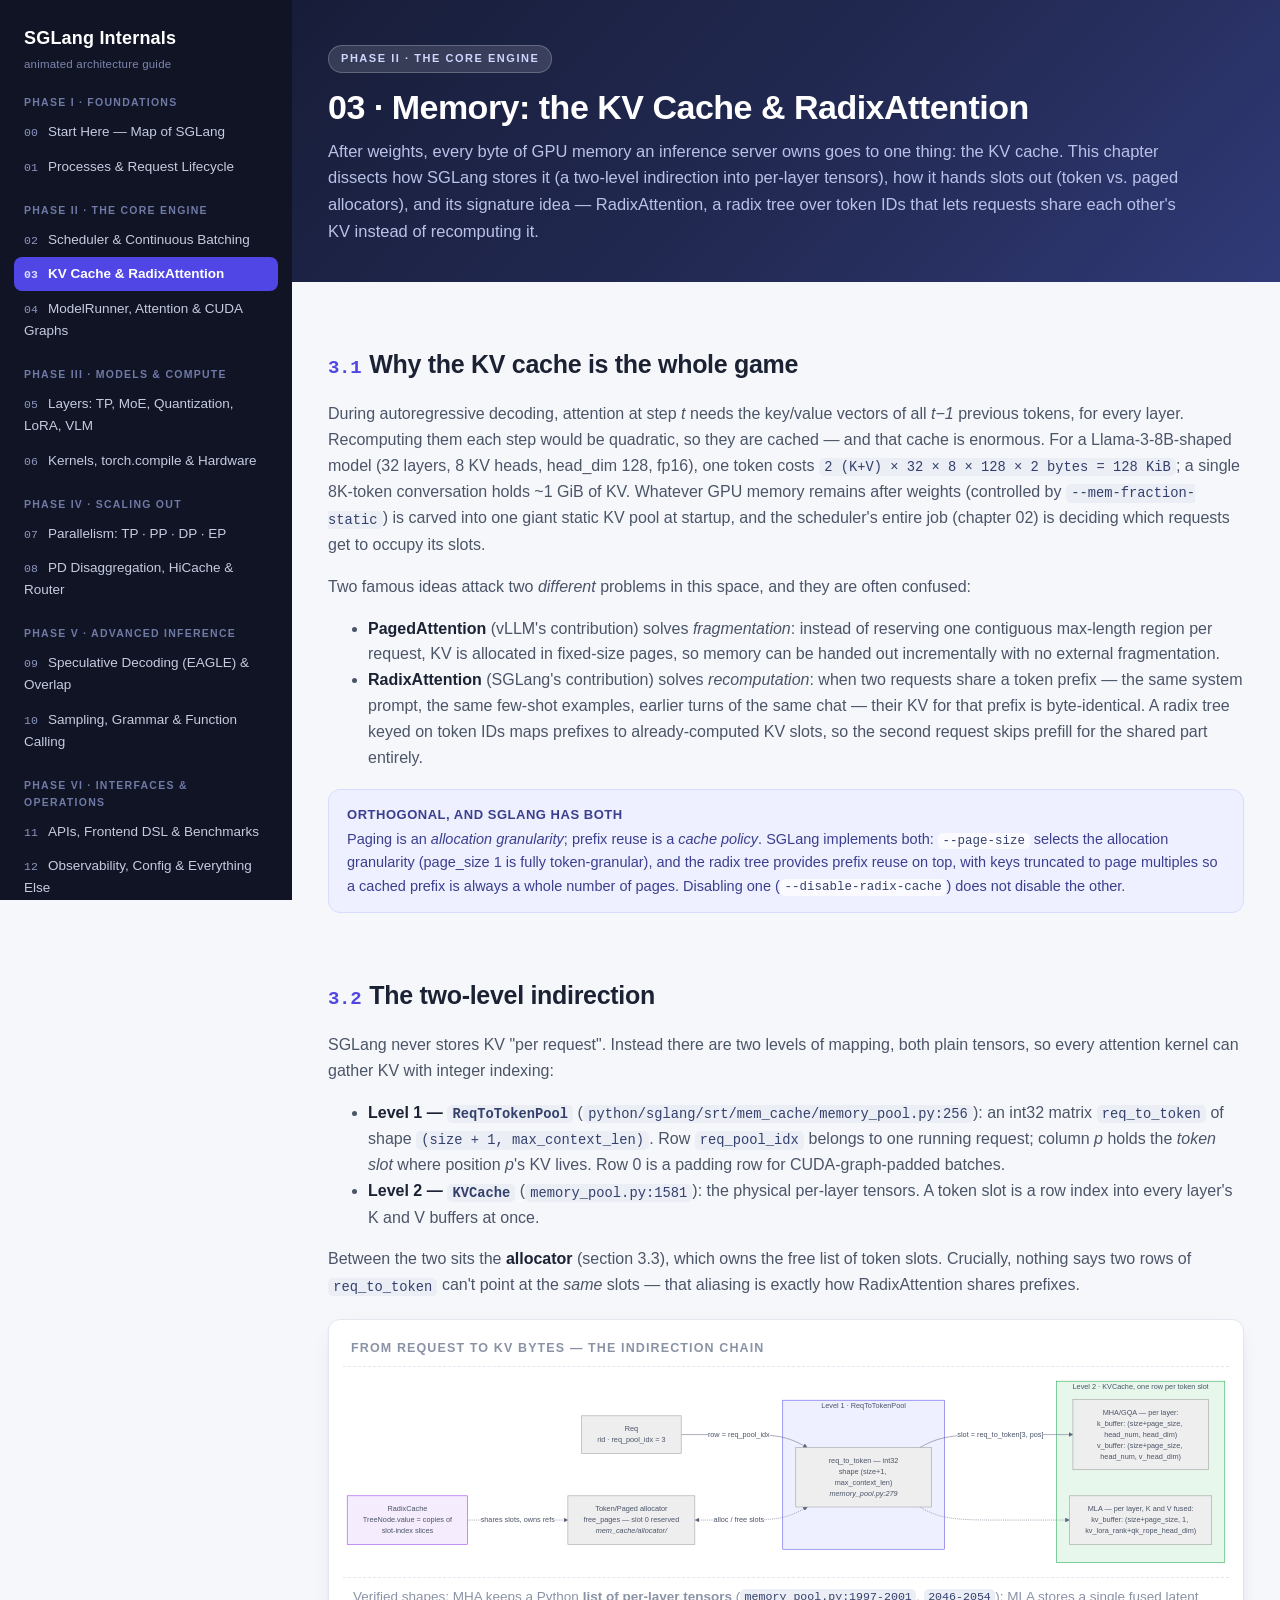
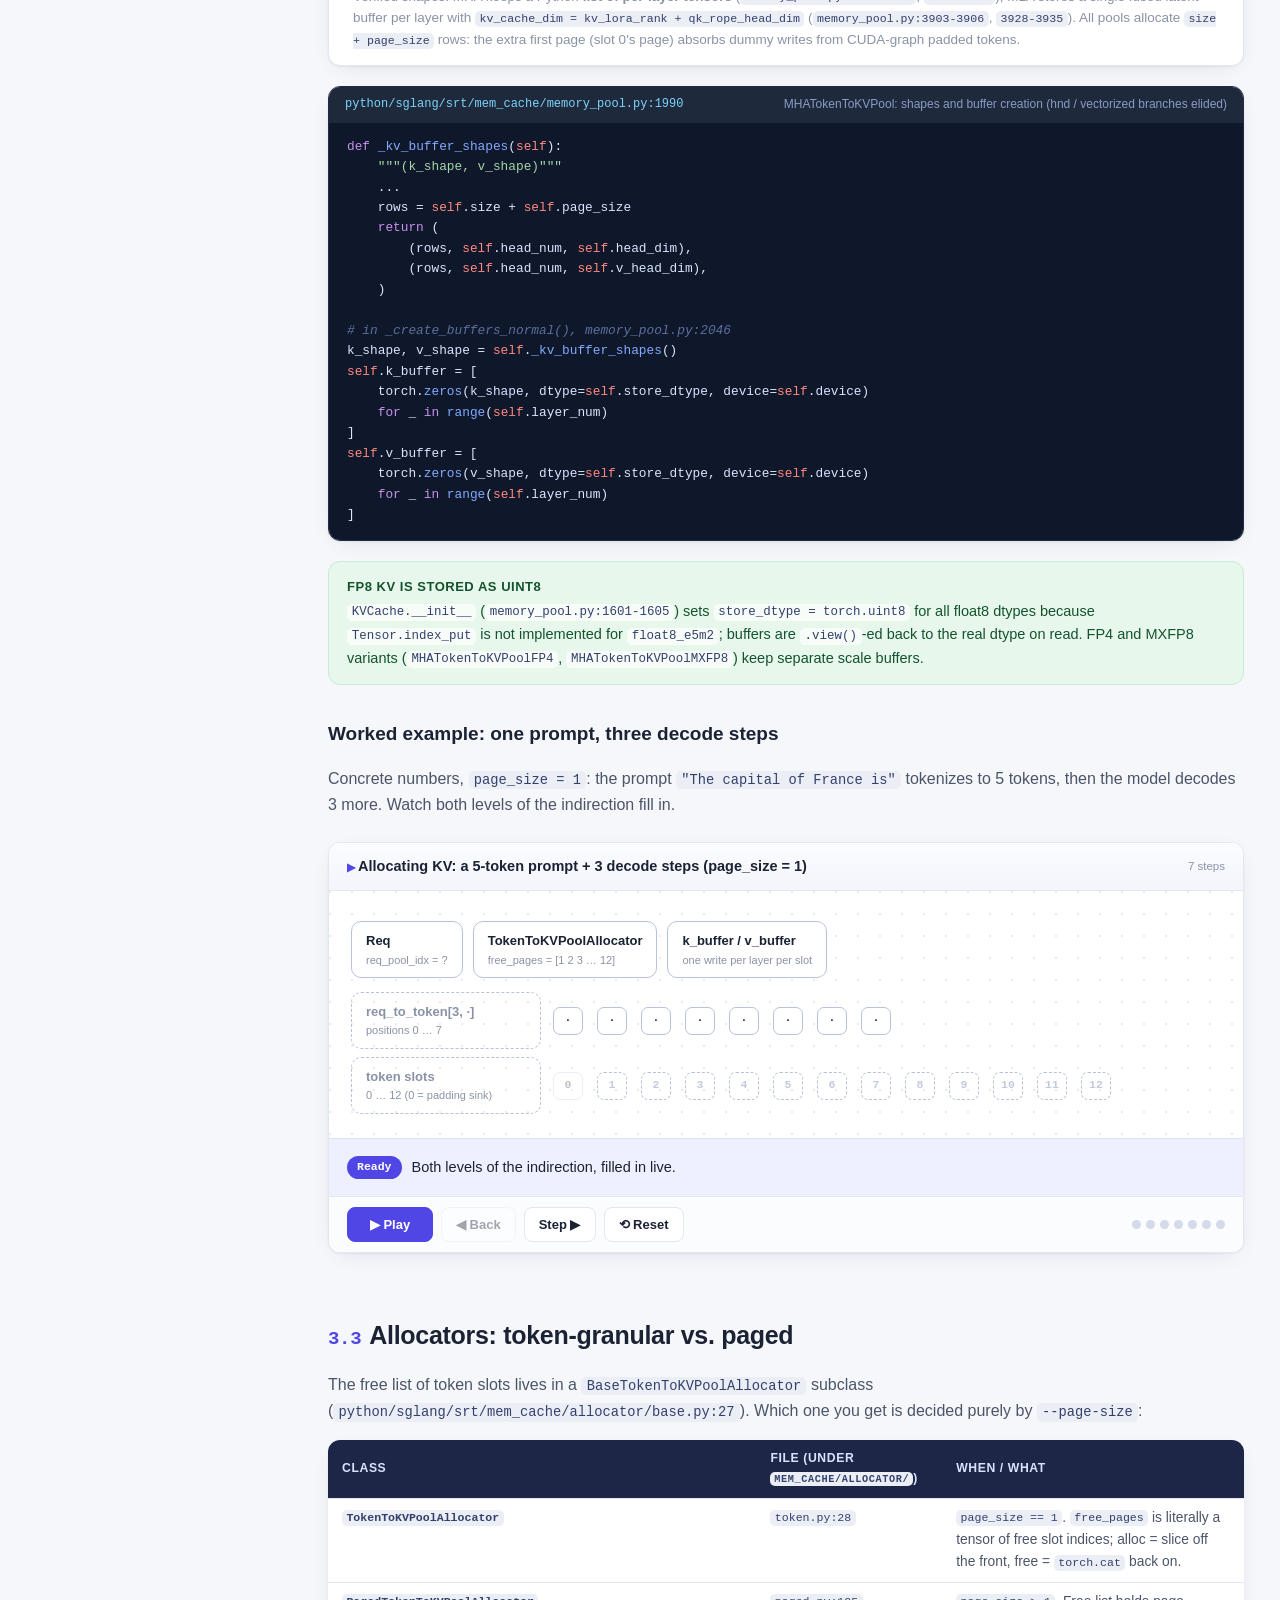
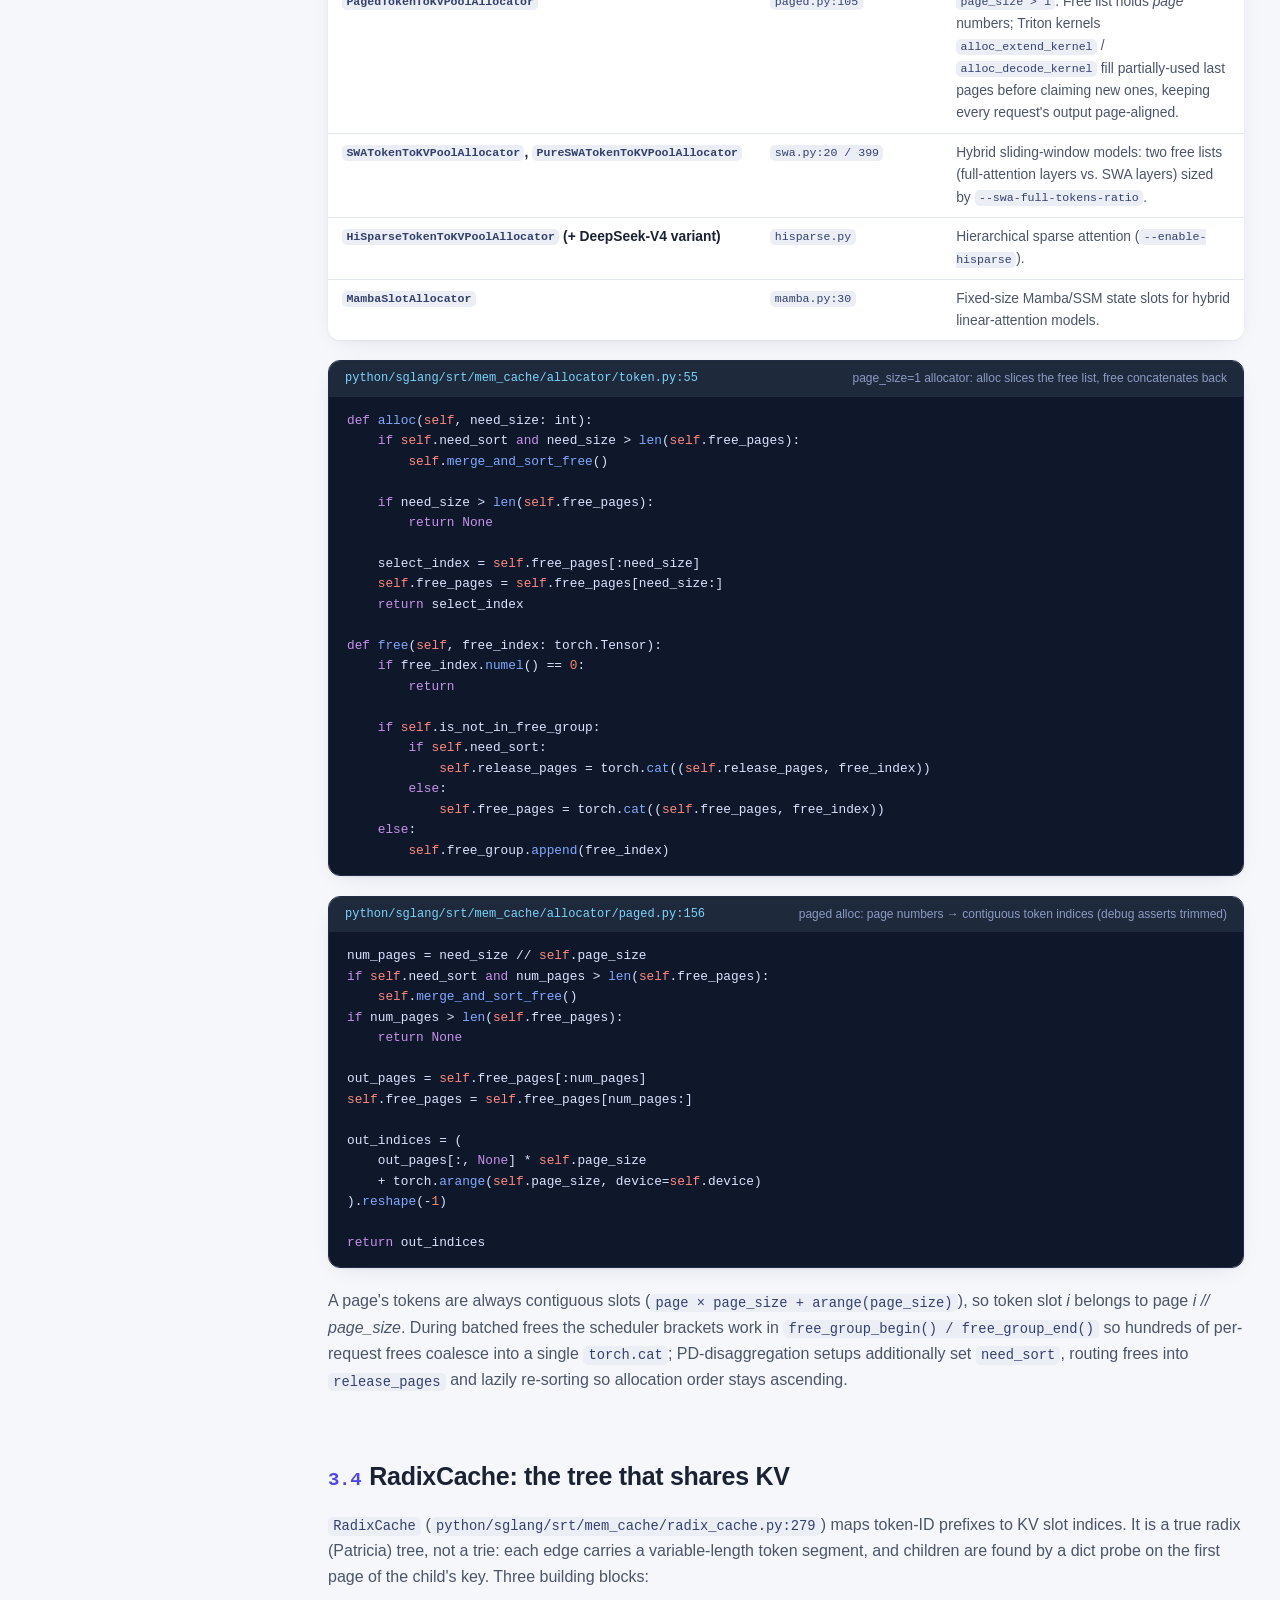
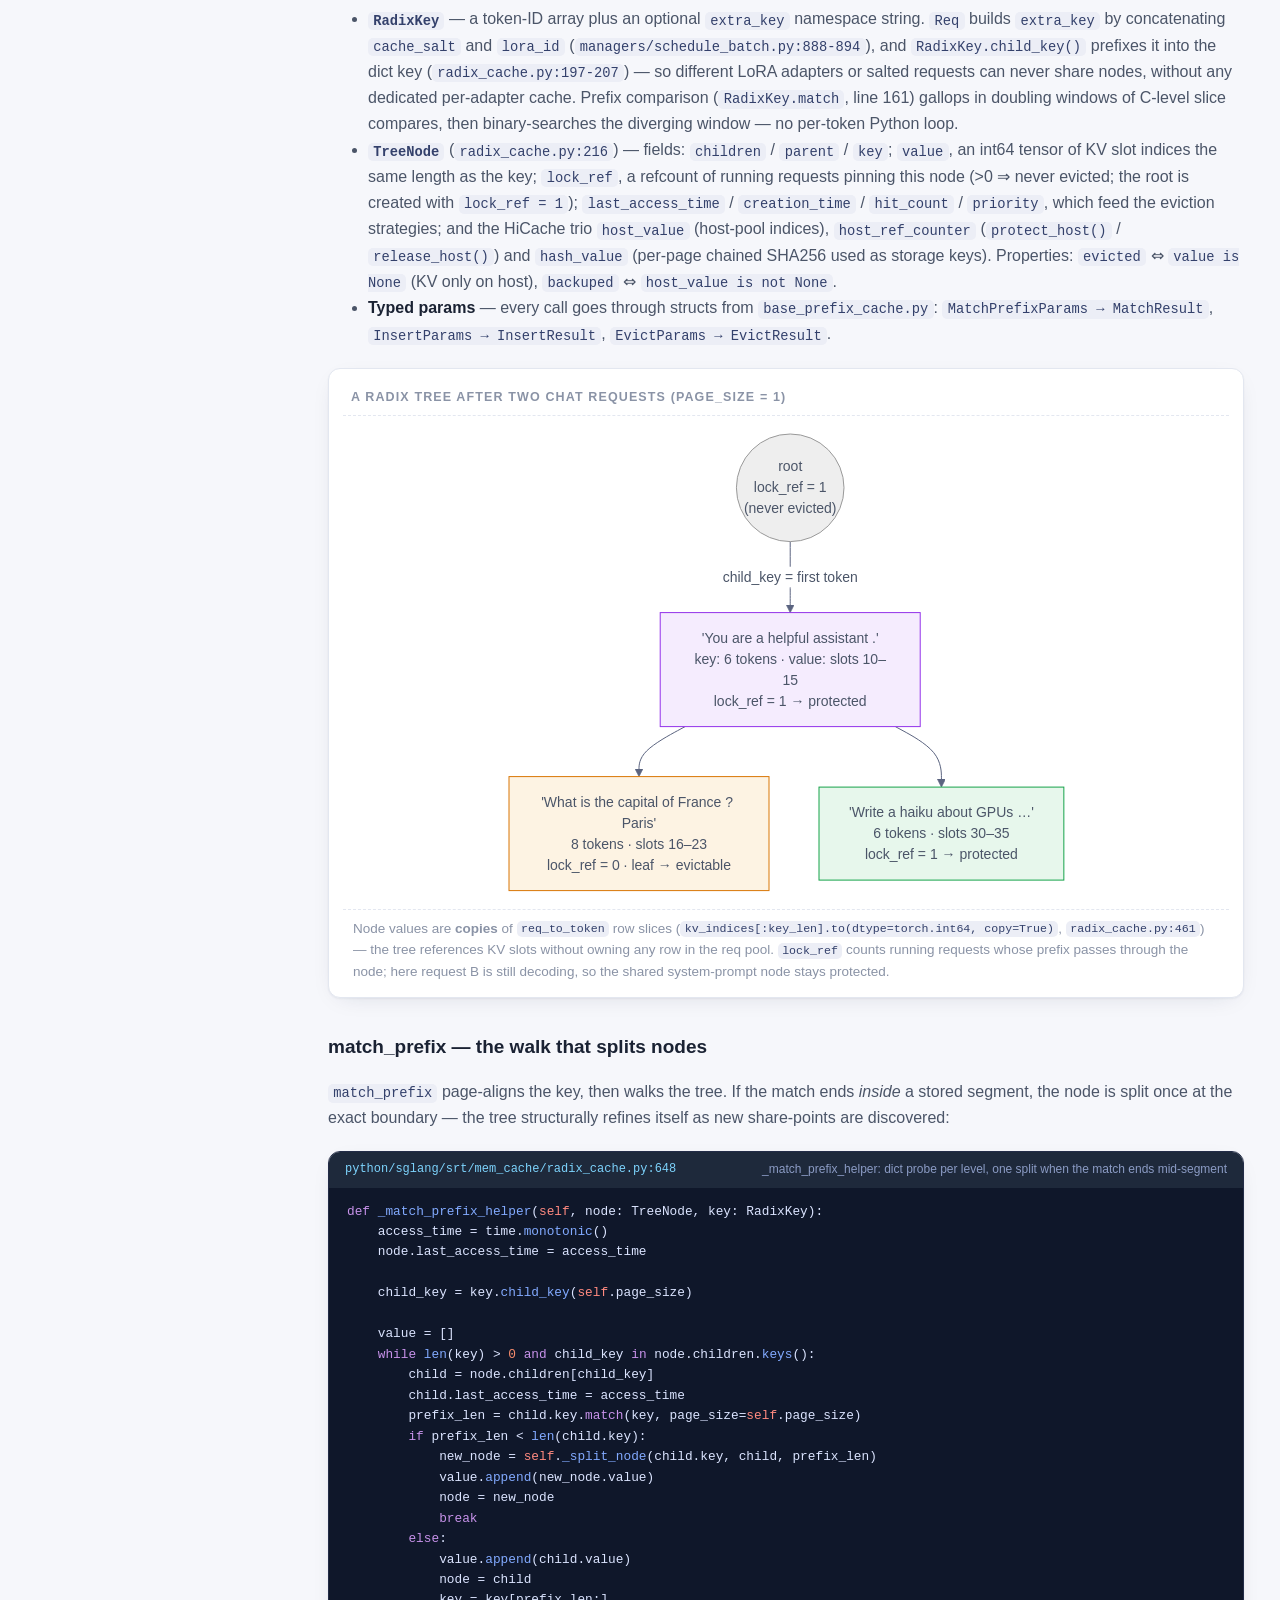
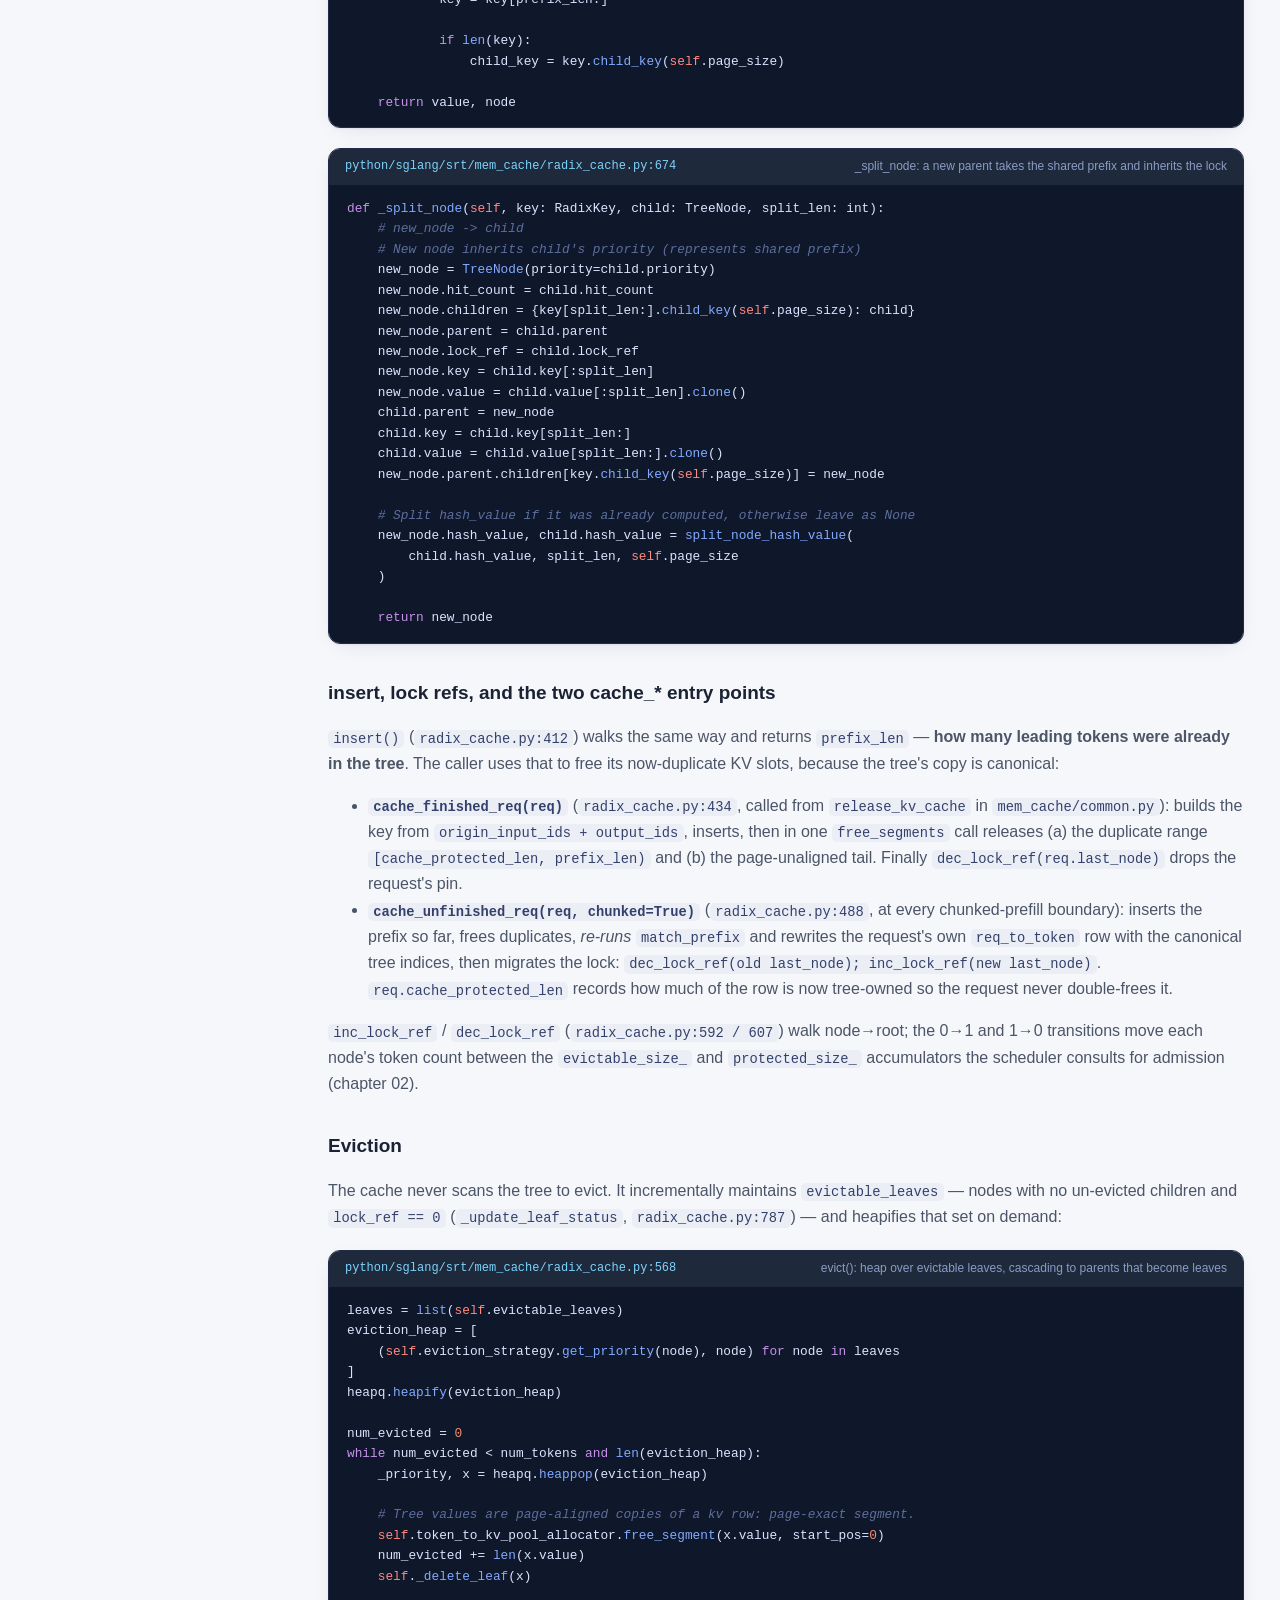
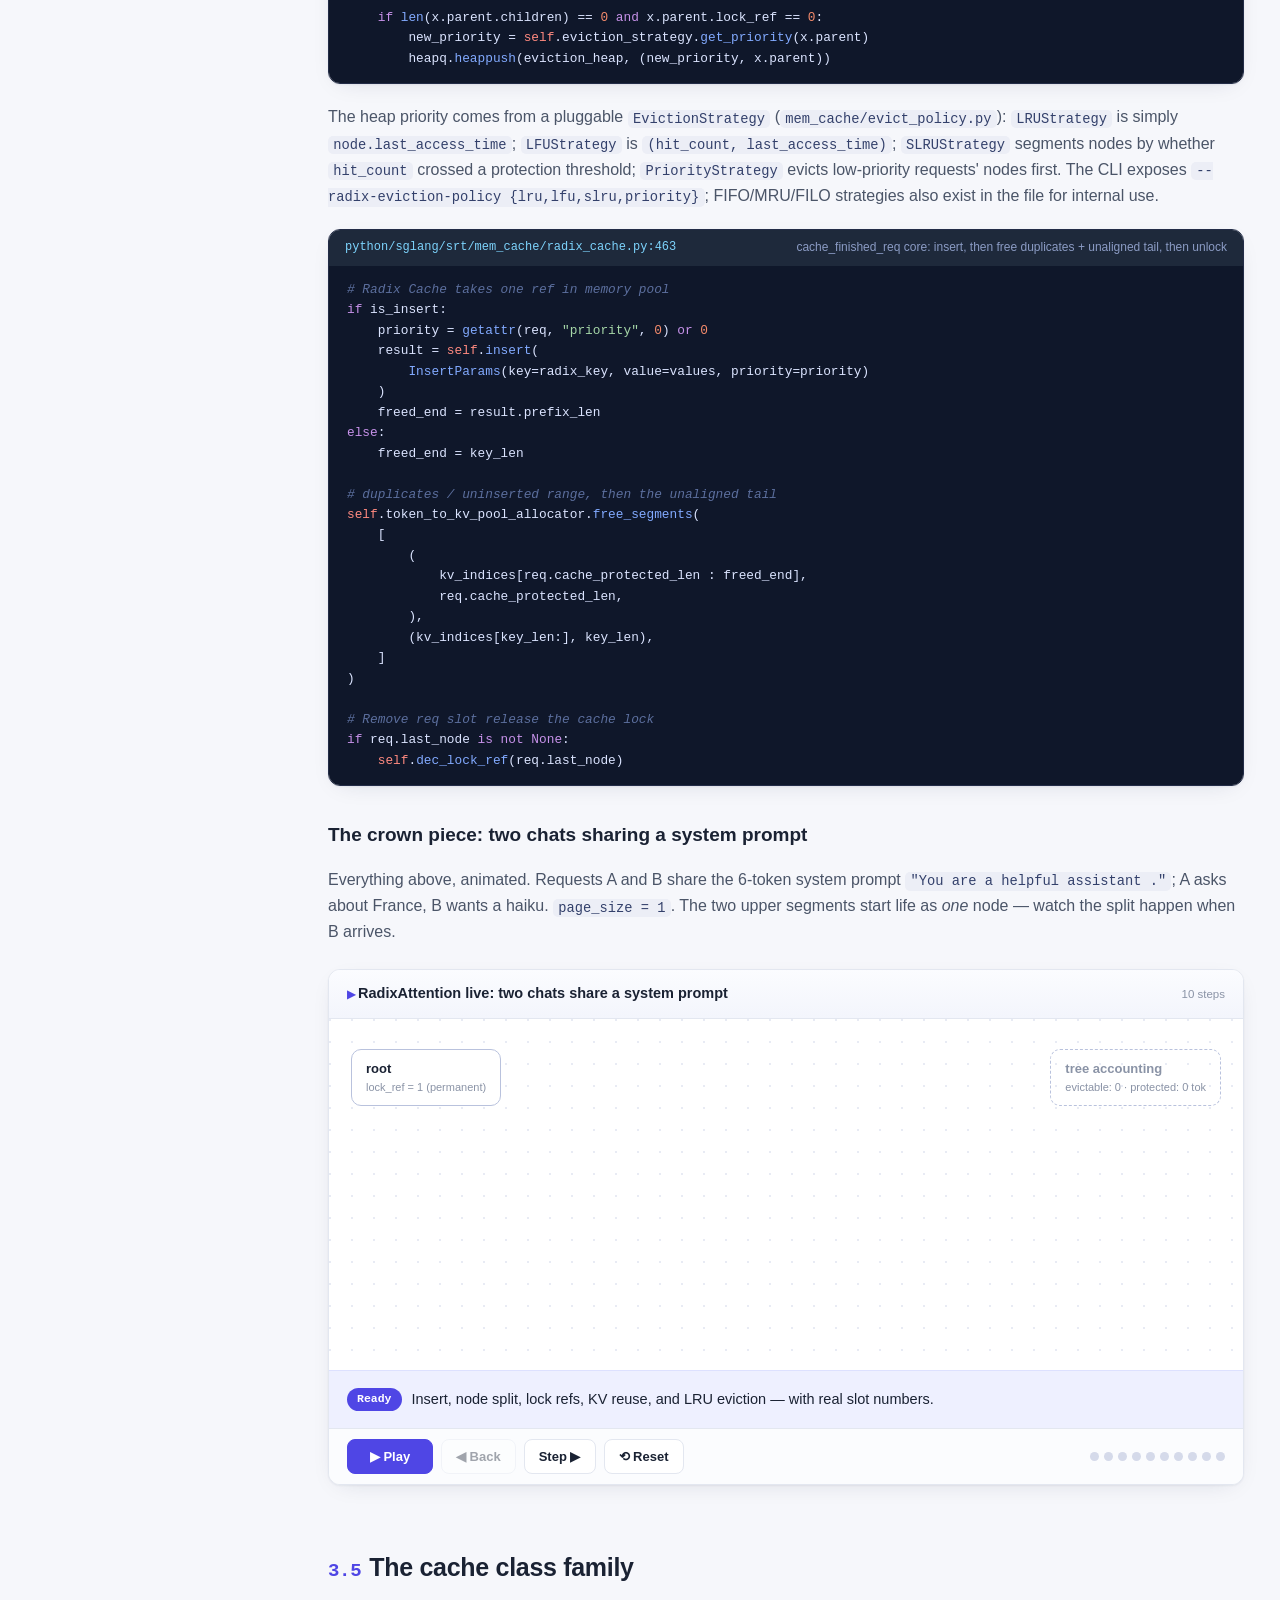
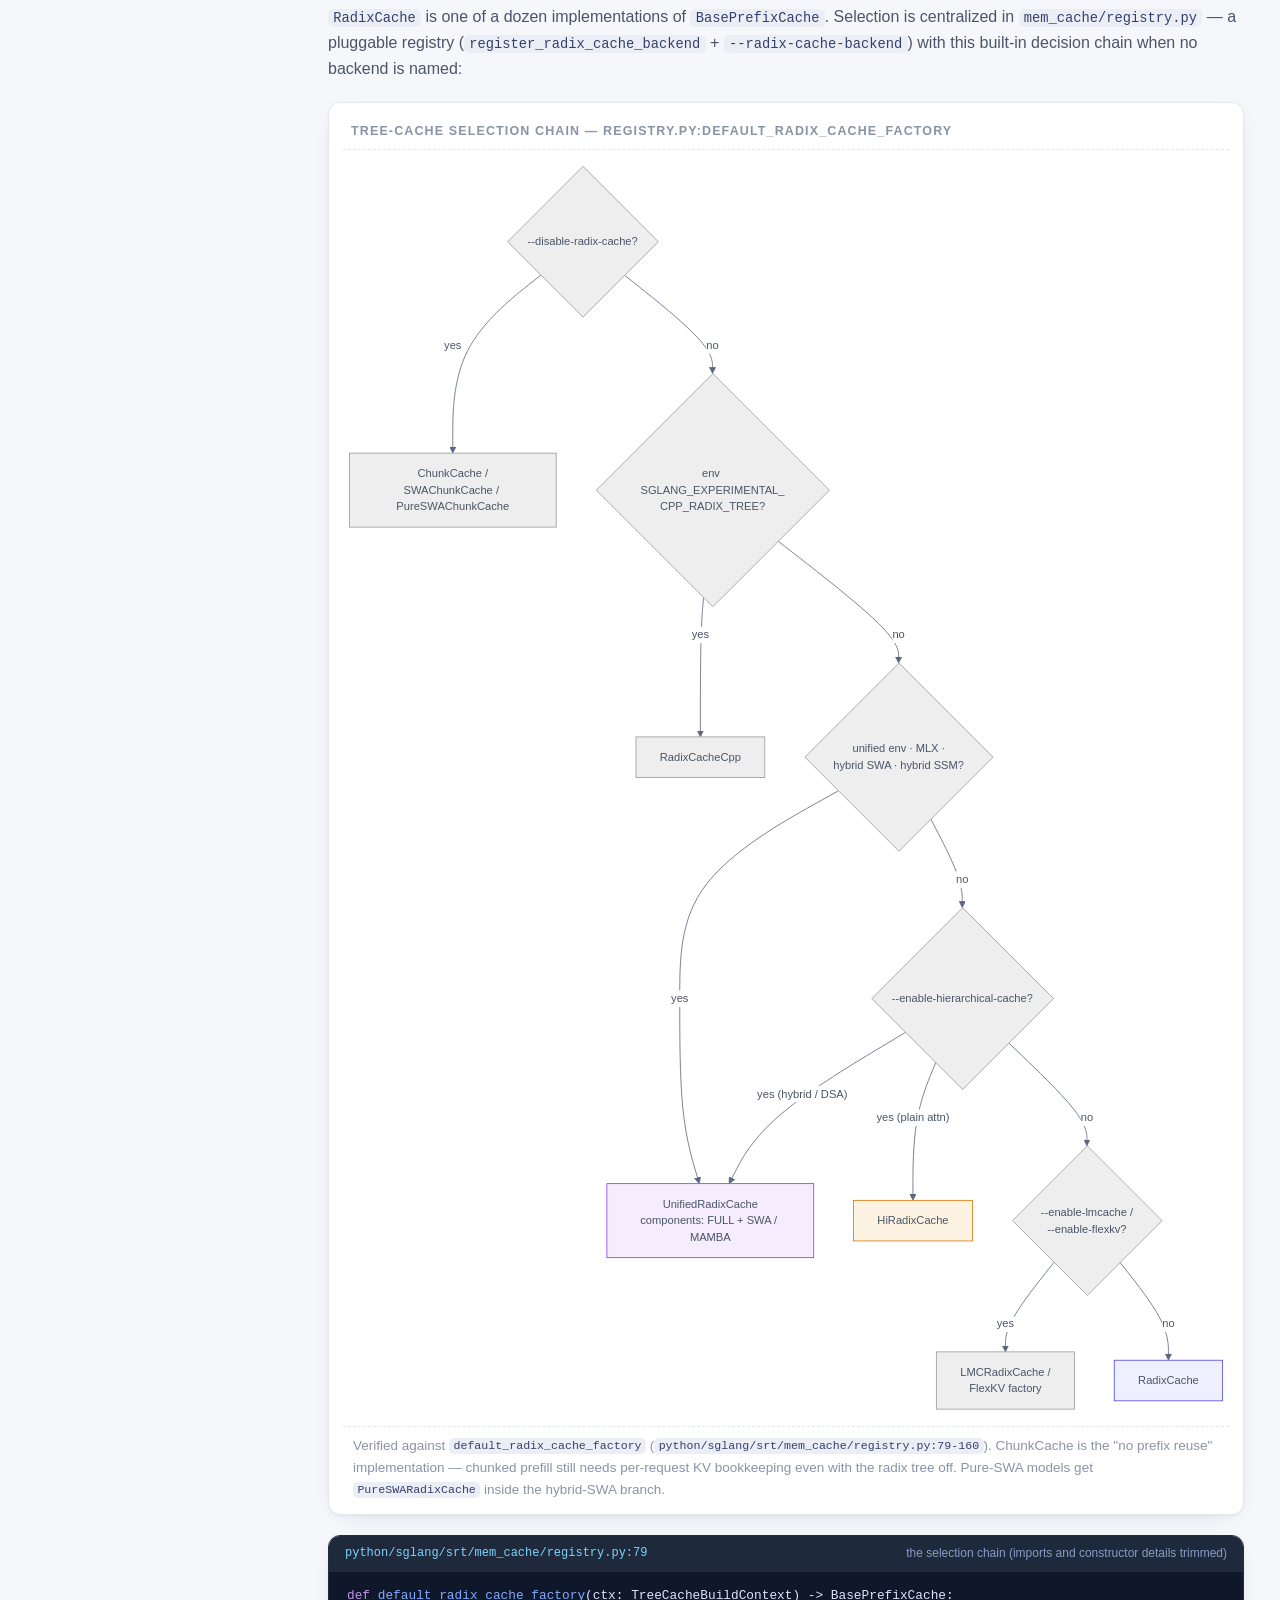
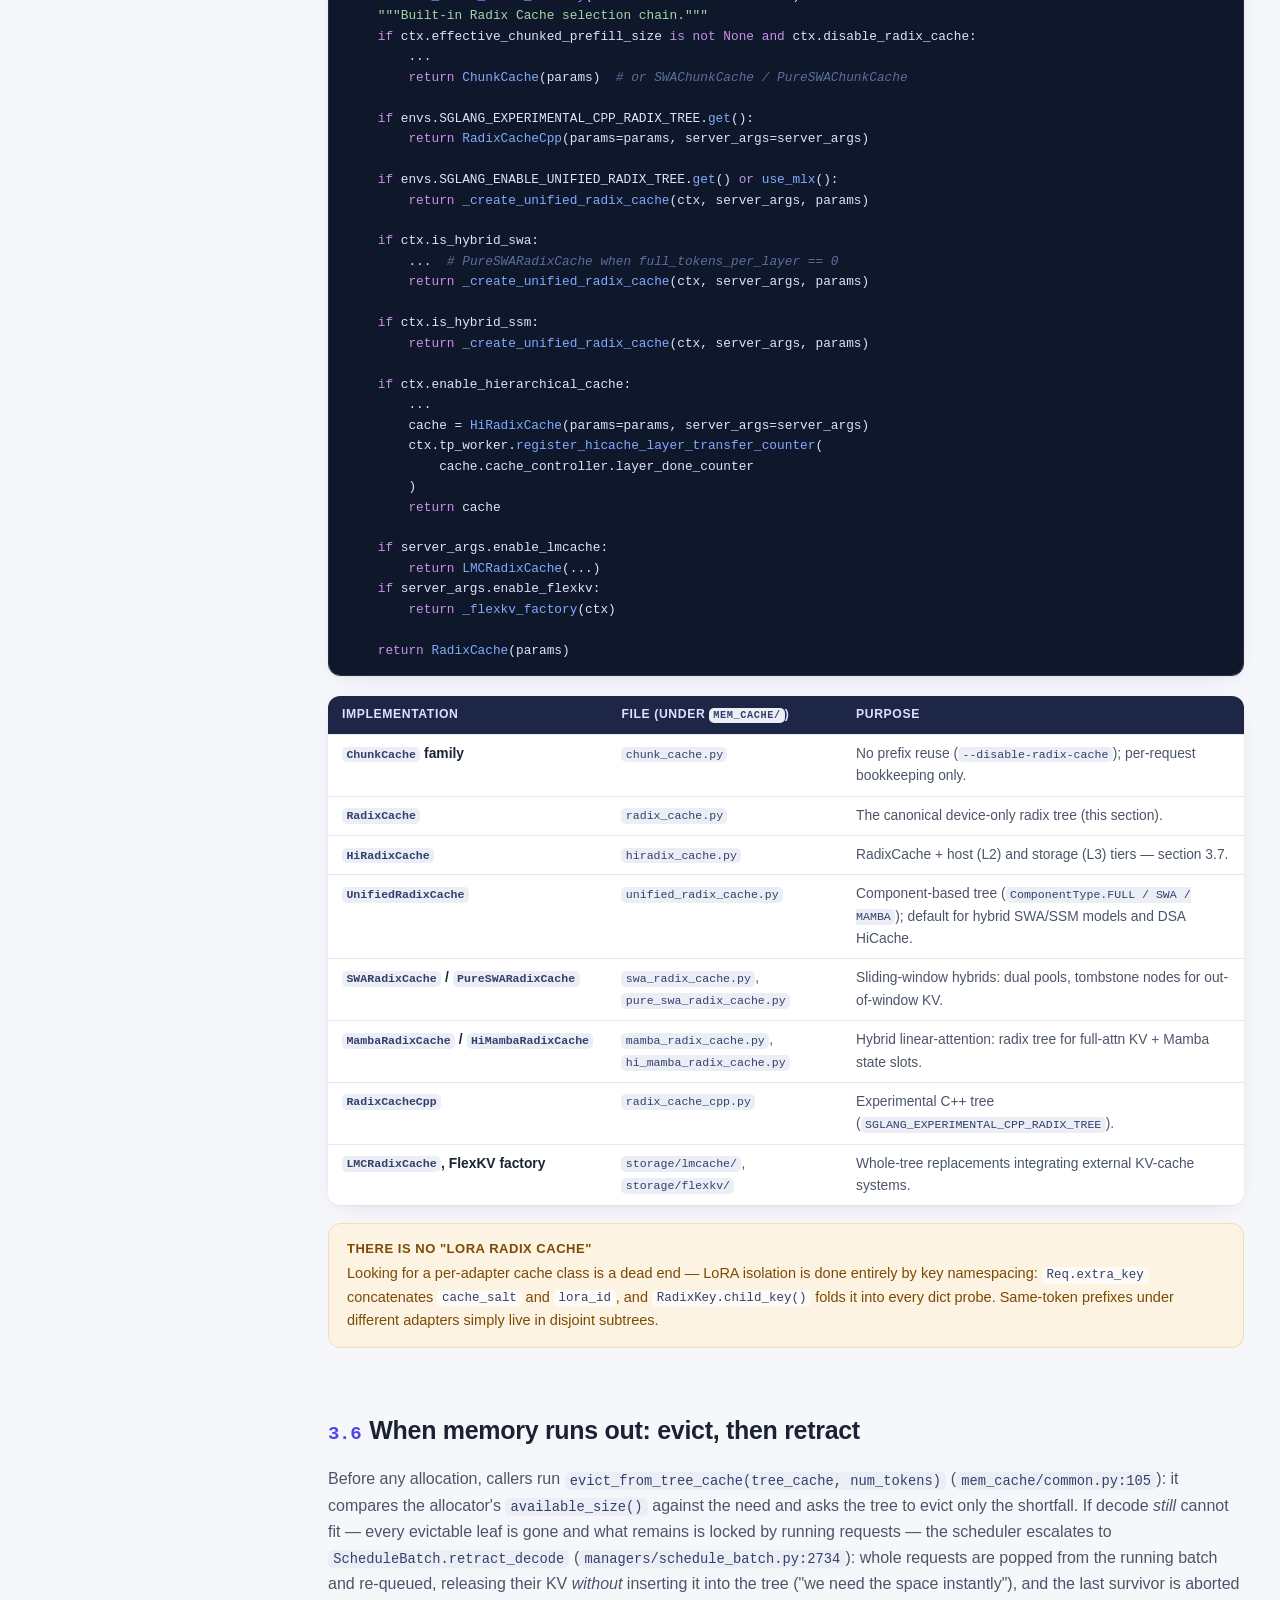
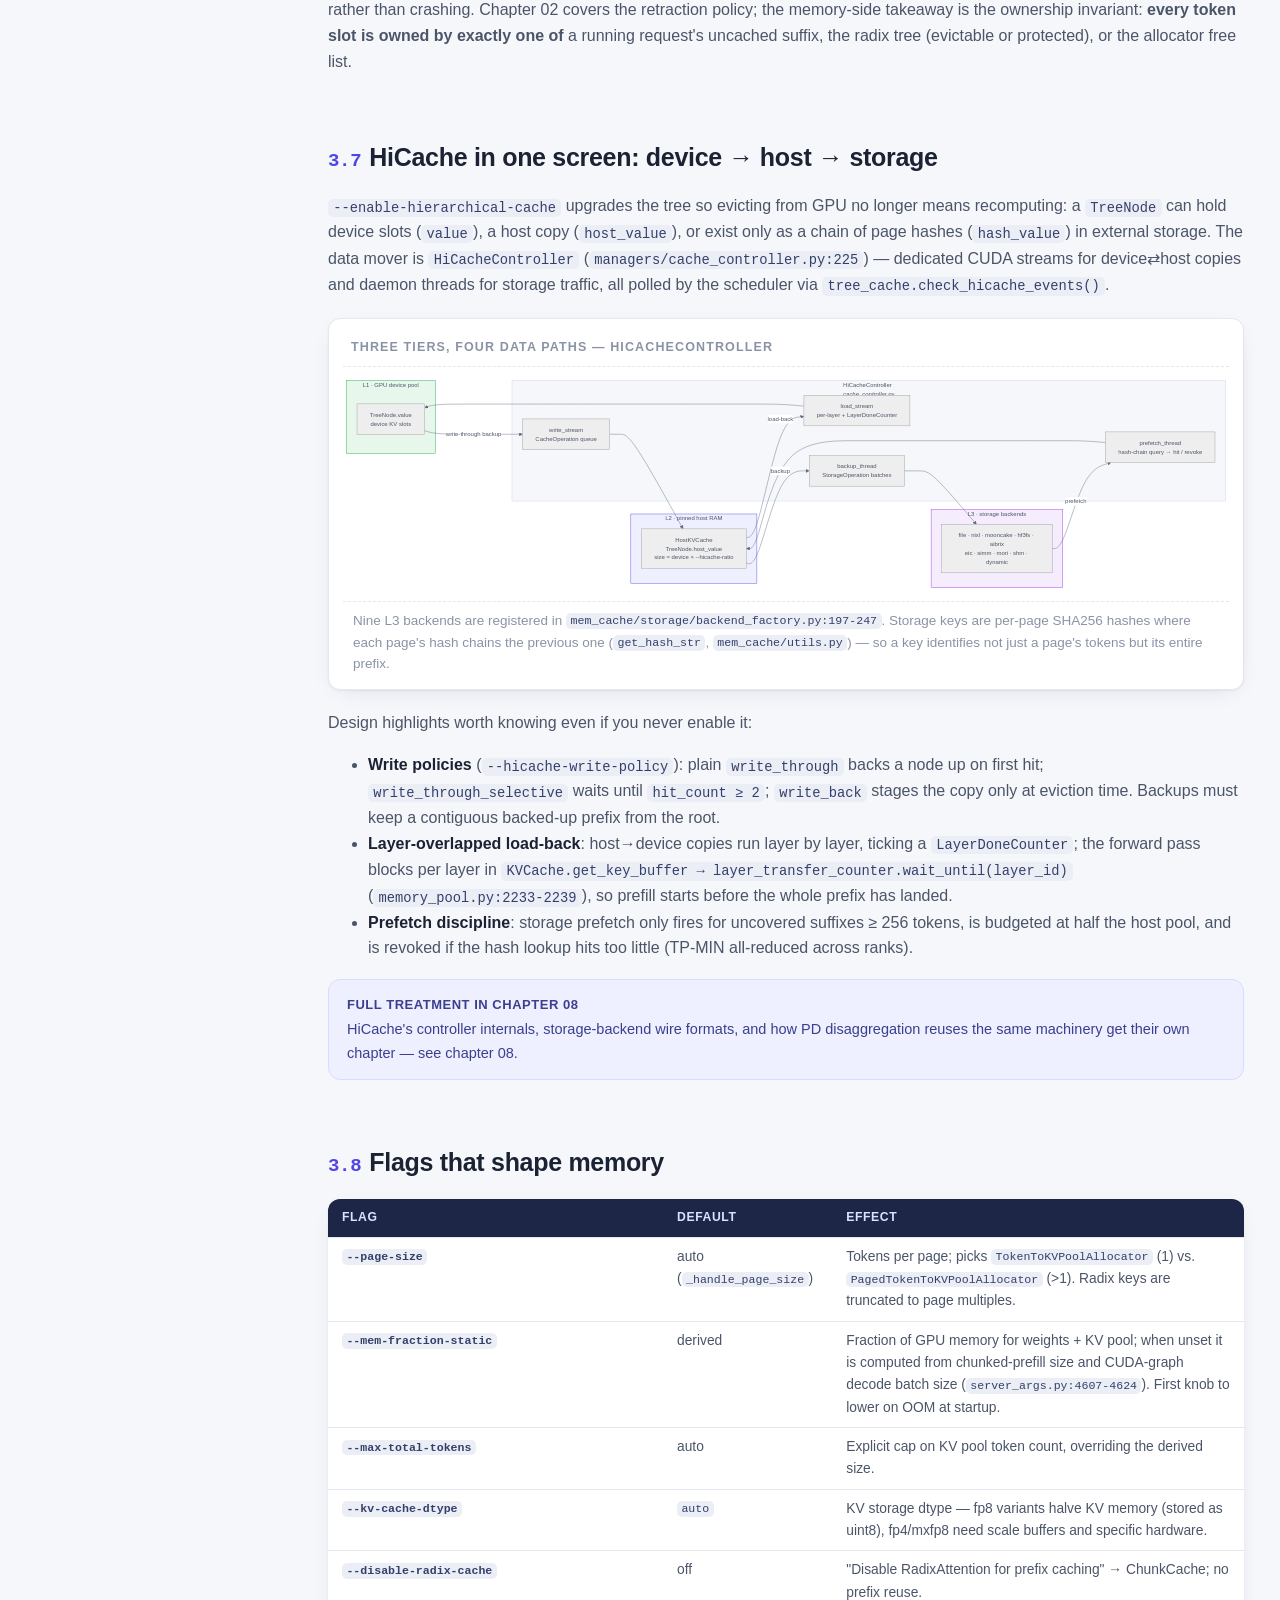
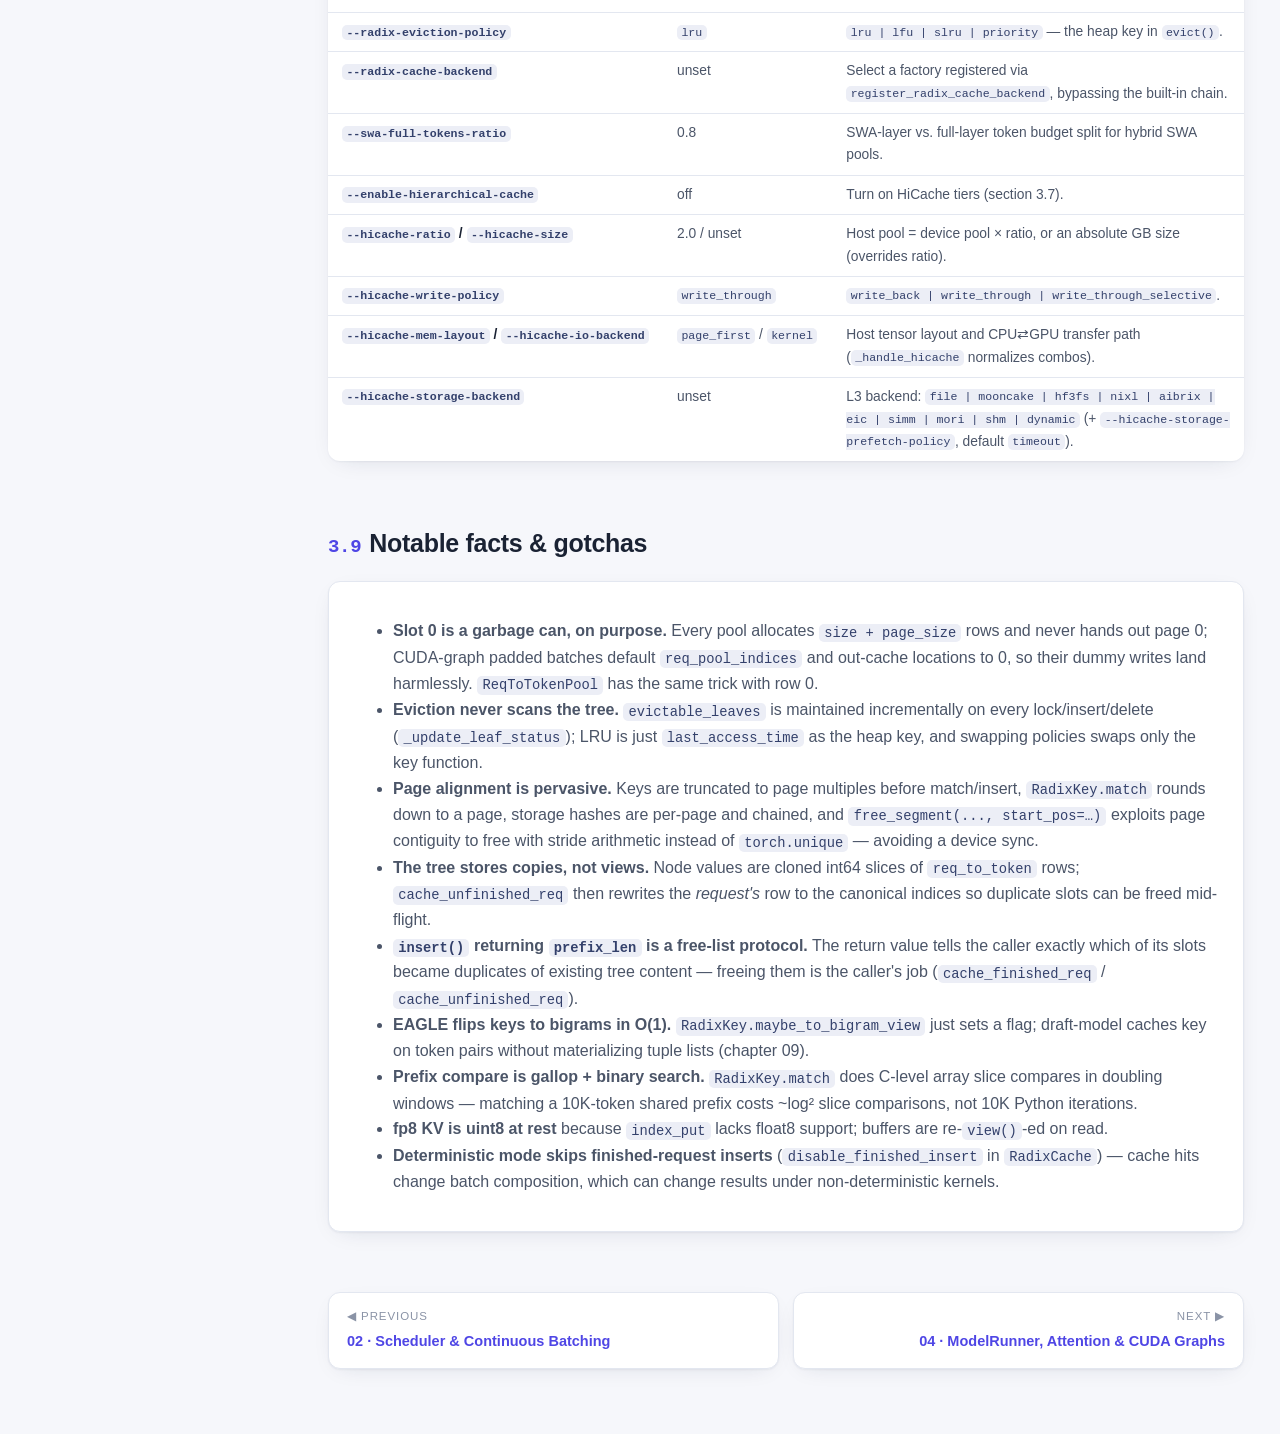
<file: architecture-viz/03-memory.html>
<!DOCTYPE html>
<html lang="en">
<head>
<meta charset="utf-8">
<meta name="viewport" content="width=device-width, initial-scale=1">
<title>03 · KV Cache &amp; RadixAttention — SGLang Internals</title>
<link rel="stylesheet" href="assets/style.css">
<script src="assets/mermaid.min.js"></script>
<script src="assets/viz.js"></script>
</head>
<body>
<div class="layout">
<main>
  <div class="page-hero"><div class="content">
    <span class="phase-badge">Phase II · The Core Engine</span>
    <h1>03 · Memory: the KV Cache &amp; RadixAttention</h1>
    <p class="lede">
      After weights, every byte of GPU memory an inference server owns goes to one thing:
      the KV cache. This chapter dissects how SGLang stores it (a two-level indirection into
      per-layer tensors), how it hands slots out (token vs. paged allocators), and its
      signature idea — RadixAttention, a radix tree over token IDs that lets requests share
      each other's KV instead of recomputing it.
    </p>
  </div></div>

  <div class="content">

  <h2><span class="sec-num">3.1</span>Why the KV cache is the whole game</h2>
  <p>
    During autoregressive decoding, attention at step <i>t</i> needs the key/value vectors of
    all <i>t−1</i> previous tokens, for every layer. Recomputing them each step would be
    quadratic, so they are cached — and that cache is enormous. For a Llama-3-8B-shaped model
    (32 layers, 8 KV heads, head_dim 128, fp16), one token costs
    <code>2&nbsp;(K+V) × 32 × 8 × 128 × 2&nbsp;bytes = 128&nbsp;KiB</code>; a single 8K-token
    conversation holds ~1&nbsp;GiB of KV. Whatever GPU memory remains after weights
    (controlled by <code>--mem-fraction-static</code>) is carved into one giant static KV pool
    at startup, and the scheduler's entire job (chapter 02) is deciding which requests get to
    occupy its slots.
  </p>
  <p>
    Two famous ideas attack two <em>different</em> problems in this space, and they are often
    confused:
  </p>
  <ul>
    <li><strong>PagedAttention</strong> (vLLM's contribution) solves <em>fragmentation</em>:
      instead of reserving one contiguous max-length region per request, KV is allocated in
      fixed-size pages, so memory can be handed out incrementally with no external
      fragmentation.</li>
    <li><strong>RadixAttention</strong> (SGLang's contribution) solves <em>recomputation</em>:
      when two requests share a token prefix — the same system prompt, the same few-shot
      examples, earlier turns of the same chat — their KV for that prefix is byte-identical.
      A radix tree keyed on token IDs maps prefixes to already-computed KV slots, so the
      second request skips prefill for the shared part entirely.</li>
  </ul>
  <div class="callout note"><span class="co-title">Orthogonal, and SGLang has both</span>
    Paging is an <em>allocation granularity</em>; prefix reuse is a <em>cache policy</em>.
    SGLang implements both: <code>--page-size</code> selects the allocation granularity
    (page_size 1 is fully token-granular), and the radix tree provides prefix reuse on top,
    with keys truncated to page multiples so a cached prefix is always a whole number of
    pages. Disabling one (<code>--disable-radix-cache</code>) does not disable the other.
  </div>

  <h2><span class="sec-num">3.2</span>The two-level indirection</h2>
  <p>
    SGLang never stores KV "per request". Instead there are two levels of mapping, both
    plain tensors, so every attention kernel can gather KV with integer indexing:
  </p>
  <ul>
    <li><strong>Level 1 — <code>ReqToTokenPool</code></strong>
      (<code>python/sglang/srt/mem_cache/memory_pool.py:256</code>): an int32 matrix
      <code>req_to_token</code> of shape <code>(size + 1, max_context_len)</code>. Row
      <code>req_pool_idx</code> belongs to one running request; column <i>p</i> holds the
      <em>token slot</em> where position <i>p</i>'s KV lives. Row 0 is a padding row for
      CUDA-graph-padded batches.</li>
    <li><strong>Level 2 — <code>KVCache</code></strong>
      (<code>memory_pool.py:1581</code>): the physical per-layer tensors. A token slot is a
      row index into every layer's K and V buffers at once.</li>
  </ul>
  <p>
    Between the two sits the <strong>allocator</strong> (section 3.3), which owns the free
    list of token slots. Crucially, nothing says two rows of <code>req_to_token</code> can't
    point at the <em>same</em> slots — that aliasing is exactly how RadixAttention shares
    prefixes.
  </p>

  <div class="diagram">
    <div class="dg-title">FROM REQUEST TO KV BYTES — THE INDIRECTION CHAIN</div>
    <pre class="mermaid">
flowchart LR
  req["Req<br/>rid · req_pool_idx = 3"]
  subgraph l1 ["Level 1 · ReqToTokenPool"]
    r2t["req_to_token — int32<br/>shape (size+1, max_context_len)<br/><i>memory_pool.py:279</i>"]
  end
  alloc["Token/Paged allocator<br/>free_pages — slot 0 reserved<br/><i>mem_cache/allocator/</i>"]
  subgraph l2 ["Level 2 · KVCache, one row per token slot"]
    mha["MHA/GQA — per layer:<br/>k_buffer: (size+page_size, head_num, head_dim)<br/>v_buffer: (size+page_size, head_num, v_head_dim)"]
    mla["MLA — per layer, K and V fused:<br/>kv_buffer: (size+page_size, 1, kv_lora_rank+qk_rope_head_dim)"]
  end
  tree["RadixCache<br/>TreeNode.value = copies of<br/>slot-index slices"]
  req -->|"row = req_pool_idx"| r2t
  r2t -->|"slot = req_to_token[3, pos]"| mha
  r2t -.-> mla
  alloc <-.->|"alloc / free slots"| r2t
  tree -.->|"shares slots, owns refs"| alloc
  style l1 fill:#eef0ff,stroke:#4f46e5
  style l2 fill:#e7f7ec,stroke:#16a34a
  style tree fill:#f5ecfe,stroke:#9333ea
    </pre>
    <div class="dg-caption">
      Verified shapes: MHA keeps a Python <b>list of per-layer tensors</b>
      (<code>memory_pool.py:1997-2001</code>, <code>2046-2054</code>); MLA stores a single fused
      latent buffer per layer with <code>kv_cache_dim = kv_lora_rank + qk_rope_head_dim</code>
      (<code>memory_pool.py:3903-3906</code>, <code>3928-3935</code>). All pools allocate
      <code>size + page_size</code> rows: the extra first page (slot 0's page) absorbs dummy
      writes from CUDA-graph padded tokens.
    </div>
  </div>

  <div class="snippet" data-lang="python" data-file="python/sglang/srt/mem_cache/memory_pool.py:1990" data-desc="MHATokenToKVPool: shapes and buffer creation (hnd / vectorized branches elided)">
<pre>
def _kv_buffer_shapes(self):
    """(k_shape, v_shape)"""
    ...
    rows = self.size + self.page_size
    return (
        (rows, self.head_num, self.head_dim),
        (rows, self.head_num, self.v_head_dim),
    )

# in _create_buffers_normal(), memory_pool.py:2046
k_shape, v_shape = self._kv_buffer_shapes()
self.k_buffer = [
    torch.zeros(k_shape, dtype=self.store_dtype, device=self.device)
    for _ in range(self.layer_num)
]
self.v_buffer = [
    torch.zeros(v_shape, dtype=self.store_dtype, device=self.device)
    for _ in range(self.layer_num)
]
</pre>
  </div>

  <div class="callout fact"><span class="co-title">fp8 KV is stored as uint8</span>
    <code>KVCache.__init__</code> (<code>memory_pool.py:1601-1605</code>) sets
    <code>store_dtype = torch.uint8</code> for all float8 dtypes because
    <code>Tensor.index_put</code> is not implemented for <code>float8_e5m2</code>; buffers are
    <code>.view()</code>-ed back to the real dtype on read. FP4 and MXFP8 variants
    (<code>MHATokenToKVPoolFP4</code>, <code>MHATokenToKVPoolMXFP8</code>) keep separate scale
    buffers.
  </div>

  <h3>Worked example: one prompt, three decode steps</h3>
  <p>
    Concrete numbers, <code>page_size = 1</code>: the prompt
    <code>"The capital of France is"</code> tokenizes to 5 tokens, then the model decodes
    3 more. Watch both levels of the indirection fill in.
  </p>

  <div class="stepper" id="st-alloc">
    <div class="st-scene">
      <div class="sc-row">
        <div class="sc-box" id="al-req">Req<small>req_pool_idx = ?</small></div>
        <div class="sc-box" id="al-alloc">TokenToKVPoolAllocator<small>free_pages = <span id="al-free">[1 2 3 … 12]</span></small></div>
        <div class="sc-box" id="al-kv">k_buffer / v_buffer<small>one write per layer per slot</small></div>
      </div>
      <div class="sc-row" style="margin-top:14px">
        <div class="sc-box ghost" style="min-width:190px">req_to_token[3, ·]<small>positions 0 … 7</small></div>
        <div class="tok rt" id="al-rt0">·</div><div class="tok rt" id="al-rt1">·</div>
        <div class="tok rt" id="al-rt2">·</div><div class="tok rt" id="al-rt3">·</div>
        <div class="tok rt" id="al-rt4">·</div><div class="tok rt" id="al-rt5">·</div>
        <div class="tok rt" id="al-rt6">·</div><div class="tok rt" id="al-rt7">·</div>
      </div>
      <div class="sc-row" style="margin-top:6px">
        <div class="sc-box ghost" style="min-width:190px">token slots<small>0 … 12 (0 = padding sink)</small></div>
        <div class="tok slot dim" id="al-s0" title="padding sink">0</div>
        <div class="tok slot free" id="al-s1">1</div><div class="tok slot free" id="al-s2">2</div>
        <div class="tok slot free" id="al-s3">3</div><div class="tok slot free" id="al-s4">4</div>
        <div class="tok slot free" id="al-s5">5</div><div class="tok slot free" id="al-s6">6</div>
        <div class="tok slot free" id="al-s7">7</div><div class="tok slot free" id="al-s8">8</div>
        <div class="tok slot free" id="al-s9">9</div><div class="tok slot free" id="al-s10">10</div>
        <div class="tok slot free" id="al-s11">11</div><div class="tok slot free" id="al-s12">12</div>
      </div>
    </div>
  </div>

  <h2><span class="sec-num">3.3</span>Allocators: token-granular vs. paged</h2>
  <p>
    The free list of token slots lives in a
    <code>BaseTokenToKVPoolAllocator</code> subclass
    (<code>python/sglang/srt/mem_cache/allocator/base.py:27</code>). Which one you get is
    decided purely by <code>--page-size</code>:
  </p>

  <table class="tbl">
    <tr><th>Class</th><th>File (under <code>mem_cache/allocator/</code>)</th><th>When / what</th></tr>
    <tr><td><code>TokenToKVPoolAllocator</code></td><td><code>token.py:28</code></td>
      <td><code>page_size == 1</code>. <code>free_pages</code> is literally a tensor of free slot
      indices; alloc = slice off the front, free = <code>torch.cat</code> back on.</td></tr>
    <tr><td><code>PagedTokenToKVPoolAllocator</code></td><td><code>paged.py:105</code></td>
      <td><code>page_size &gt; 1</code>. Free list holds <em>page</em> numbers; Triton kernels
      <code>alloc_extend_kernel</code> / <code>alloc_decode_kernel</code> fill partially-used last
      pages before claiming new ones, keeping every request's output page-aligned.</td></tr>
    <tr><td><code>SWATokenToKVPoolAllocator</code>, <code>PureSWATokenToKVPoolAllocator</code></td>
      <td><code>swa.py:20 / 399</code></td>
      <td>Hybrid sliding-window models: two free lists (full-attention layers vs. SWA layers)
      sized by <code>--swa-full-tokens-ratio</code>.</td></tr>
    <tr><td><code>HiSparseTokenToKVPoolAllocator</code> (+ DeepSeek-V4 variant)</td>
      <td><code>hisparse.py</code></td><td>Hierarchical sparse attention (<code>--enable-hisparse</code>).</td></tr>
    <tr><td><code>MambaSlotAllocator</code></td><td><code>mamba.py:30</code></td>
      <td>Fixed-size Mamba/SSM state slots for hybrid linear-attention models.</td></tr>
  </table>

  <div class="snippet" data-lang="python" data-file="python/sglang/srt/mem_cache/allocator/token.py:55" data-desc="page_size=1 allocator: alloc slices the free list, free concatenates back">
<pre>
def alloc(self, need_size: int):
    if self.need_sort and need_size &gt; len(self.free_pages):
        self.merge_and_sort_free()

    if need_size &gt; len(self.free_pages):
        return None

    select_index = self.free_pages[:need_size]
    self.free_pages = self.free_pages[need_size:]
    return select_index

def free(self, free_index: torch.Tensor):
    if free_index.numel() == 0:
        return

    if self.is_not_in_free_group:
        if self.need_sort:
            self.release_pages = torch.cat((self.release_pages, free_index))
        else:
            self.free_pages = torch.cat((self.free_pages, free_index))
    else:
        self.free_group.append(free_index)
</pre>
  </div>

  <div class="snippet" data-lang="python" data-file="python/sglang/srt/mem_cache/allocator/paged.py:156" data-desc="paged alloc: page numbers → contiguous token indices (debug asserts trimmed)">
<pre>
num_pages = need_size // self.page_size
if self.need_sort and num_pages &gt; len(self.free_pages):
    self.merge_and_sort_free()
if num_pages &gt; len(self.free_pages):
    return None

out_pages = self.free_pages[:num_pages]
self.free_pages = self.free_pages[num_pages:]

out_indices = (
    out_pages[:, None] * self.page_size
    + torch.arange(self.page_size, device=self.device)
).reshape(-1)

return out_indices
</pre>
  </div>

  <p>
    A page's tokens are always contiguous slots (<code>page × page_size + arange(page_size)</code>),
    so token slot <i>i</i> belongs to page <i>i // page_size</i>. During batched frees the
    scheduler brackets work in <code>free_group_begin() / free_group_end()</code> so hundreds of
    per-request frees coalesce into a single <code>torch.cat</code>; PD-disaggregation setups
    additionally set <code>need_sort</code>, routing frees into <code>release_pages</code> and
    lazily re-sorting so allocation order stays ascending.
  </p>

  <h2><span class="sec-num">3.4</span>RadixCache: the tree that shares KV</h2>
  <p>
    <code>RadixCache</code> (<code>python/sglang/srt/mem_cache/radix_cache.py:279</code>) maps
    token-ID prefixes to KV slot indices. It is a true radix (Patricia) tree, not a trie:
    each edge carries a variable-length token segment, and children are found by a dict probe
    on the first page of the child's key. Three building blocks:
  </p>
  <ul>
    <li><strong><code>RadixKey</code></strong> — a token-ID array plus an optional
      <code>extra_key</code> namespace string. <code>Req</code> builds <code>extra_key</code> by
      concatenating <code>cache_salt</code> and <code>lora_id</code>
      (<code>managers/schedule_batch.py:888-894</code>), and
      <code>RadixKey.child_key()</code> prefixes it into the dict key
      (<code>radix_cache.py:197-207</code>) — so different LoRA adapters or salted requests can
      never share nodes, without any dedicated per-adapter cache. Prefix comparison
      (<code>RadixKey.match</code>, line 161) gallops in doubling windows of C-level slice
      compares, then binary-searches the diverging window — no per-token Python loop.</li>
    <li><strong><code>TreeNode</code></strong> (<code>radix_cache.py:216</code>) — fields:
      <code>children</code> / <code>parent</code> / <code>key</code>;
      <code>value</code>, an int64 tensor of KV slot indices the same length as the key;
      <code>lock_ref</code>, a refcount of running requests pinning this node
      (&gt;0 ⇒ never evicted; the root is created with <code>lock_ref = 1</code>);
      <code>last_access_time</code> / <code>creation_time</code> / <code>hit_count</code> /
      <code>priority</code>, which feed the eviction strategies; and the HiCache trio
      <code>host_value</code> (host-pool indices), <code>host_ref_counter</code>
      (<code>protect_host()</code> / <code>release_host()</code>) and <code>hash_value</code>
      (per-page chained SHA256 used as storage keys). Properties:
      <code>evicted</code> ⇔ <code>value is None</code> (KV only on host),
      <code>backuped</code> ⇔ <code>host_value is not None</code>.</li>
    <li><strong>Typed params</strong> — every call goes through structs from
      <code>base_prefix_cache.py</code>: <code>MatchPrefixParams → MatchResult</code>,
      <code>InsertParams → InsertResult</code>, <code>EvictParams → EvictResult</code>.</li>
  </ul>

  <div class="diagram">
    <div class="dg-title">A RADIX TREE AFTER TWO CHAT REQUESTS (page_size = 1)</div>
    <pre class="mermaid">
flowchart TD
  root(("root<br/>lock_ref = 1<br/>(never evicted)"))
  s["'You are a helpful assistant .'<br/>key: 6 tokens · value: slots 10–15<br/>lock_ref = 1 → protected"]
  qa["'What is the capital of France ? Paris'<br/>8 tokens · slots 16–23<br/>lock_ref = 0 · leaf → evictable"]
  qb["'Write a haiku about GPUs …'<br/>6 tokens · slots 30–35<br/>lock_ref = 1 → protected"]
  root -->|"child_key = first token"| s
  s --> qa
  s --> qb
  style s fill:#f5ecfe,stroke:#9333ea
  style qa fill:#fdf3e3,stroke:#d97706
  style qb fill:#e7f7ec,stroke:#16a34a
    </pre>
    <div class="dg-caption">
      Node values are <b>copies</b> of <code>req_to_token</code> row slices
      (<code>kv_indices[:key_len].to(dtype=torch.int64, copy=True)</code>,
      <code>radix_cache.py:461</code>) — the tree references KV slots without owning any row in
      the req pool. <code>lock_ref</code> counts running requests whose prefix passes through the
      node; here request B is still decoding, so the shared system-prompt node stays protected.
    </div>
  </div>

  <h3>match_prefix — the walk that splits nodes</h3>
  <p>
    <code>match_prefix</code> page-aligns the key, then walks the tree. If the match ends
    <em>inside</em> a stored segment, the node is split once at the exact boundary — the tree
    structurally refines itself as new share-points are discovered:
  </p>

  <div class="snippet" data-lang="python" data-file="python/sglang/srt/mem_cache/radix_cache.py:648" data-desc="_match_prefix_helper: dict probe per level, one split when the match ends mid-segment">
<pre>
def _match_prefix_helper(self, node: TreeNode, key: RadixKey):
    access_time = time.monotonic()
    node.last_access_time = access_time

    child_key = key.child_key(self.page_size)

    value = []
    while len(key) &gt; 0 and child_key in node.children.keys():
        child = node.children[child_key]
        child.last_access_time = access_time
        prefix_len = child.key.match(key, page_size=self.page_size)
        if prefix_len &lt; len(child.key):
            new_node = self._split_node(child.key, child, prefix_len)
            value.append(new_node.value)
            node = new_node
            break
        else:
            value.append(child.value)
            node = child
            key = key[prefix_len:]

            if len(key):
                child_key = key.child_key(self.page_size)

    return value, node
</pre>
  </div>

  <div class="snippet" data-lang="python" data-file="python/sglang/srt/mem_cache/radix_cache.py:674" data-desc="_split_node: a new parent takes the shared prefix and inherits the lock">
<pre>
def _split_node(self, key: RadixKey, child: TreeNode, split_len: int):
    # new_node -&gt; child
    # New node inherits child's priority (represents shared prefix)
    new_node = TreeNode(priority=child.priority)
    new_node.hit_count = child.hit_count
    new_node.children = {key[split_len:].child_key(self.page_size): child}
    new_node.parent = child.parent
    new_node.lock_ref = child.lock_ref
    new_node.key = child.key[:split_len]
    new_node.value = child.value[:split_len].clone()
    child.parent = new_node
    child.key = child.key[split_len:]
    child.value = child.value[split_len:].clone()
    new_node.parent.children[key.child_key(self.page_size)] = new_node

    # Split hash_value if it was already computed, otherwise leave as None
    new_node.hash_value, child.hash_value = split_node_hash_value(
        child.hash_value, split_len, self.page_size
    )

    return new_node
</pre>
  </div>

  <h3>insert, lock refs, and the two cache_* entry points</h3>
  <p>
    <code>insert()</code> (<code>radix_cache.py:412</code>) walks the same way and returns
    <code>prefix_len</code> — <b>how many leading tokens were already in the tree</b>. The caller
    uses that to free its now-duplicate KV slots, because the tree's copy is canonical:
  </p>
  <ul>
    <li><strong><code>cache_finished_req(req)</code></strong> (<code>radix_cache.py:434</code>,
      called from <code>release_kv_cache</code> in <code>mem_cache/common.py</code>): builds the
      key from <code>origin_input_ids + output_ids</code>, inserts, then in one
      <code>free_segments</code> call releases (a) the duplicate range
      <code>[cache_protected_len, prefix_len)</code> and (b) the page-unaligned tail. Finally
      <code>dec_lock_ref(req.last_node)</code> drops the request's pin.</li>
    <li><strong><code>cache_unfinished_req(req, chunked=True)</code></strong>
      (<code>radix_cache.py:488</code>, at every chunked-prefill boundary): inserts the prefix
      so far, frees duplicates, <em>re-runs</em> <code>match_prefix</code> and rewrites the
      request's own <code>req_to_token</code> row with the canonical tree indices, then migrates
      the lock: <code>dec_lock_ref(old last_node); inc_lock_ref(new last_node)</code>.
      <code>req.cache_protected_len</code> records how much of the row is now tree-owned so the
      request never double-frees it.</li>
  </ul>
  <p>
    <code>inc_lock_ref</code> / <code>dec_lock_ref</code> (<code>radix_cache.py:592 / 607</code>)
    walk node→root; the 0→1 and 1→0 transitions move each node's token count between the
    <code>evictable_size_</code> and <code>protected_size_</code> accumulators the scheduler
    consults for admission (chapter 02).
  </p>

  <h3>Eviction</h3>
  <p>
    The cache never scans the tree to evict. It incrementally maintains
    <code>evictable_leaves</code> — nodes with no un-evicted children and
    <code>lock_ref == 0</code> (<code>_update_leaf_status</code>, <code>radix_cache.py:787</code>) —
    and heapifies that set on demand:
  </p>

  <div class="snippet" data-lang="python" data-file="python/sglang/srt/mem_cache/radix_cache.py:568" data-desc="evict(): heap over evictable leaves, cascading to parents that become leaves">
<pre>
leaves = list(self.evictable_leaves)
eviction_heap = [
    (self.eviction_strategy.get_priority(node), node) for node in leaves
]
heapq.heapify(eviction_heap)

num_evicted = 0
while num_evicted &lt; num_tokens and len(eviction_heap):
    _priority, x = heapq.heappop(eviction_heap)

    # Tree values are page-aligned copies of a kv row: page-exact segment.
    self.token_to_kv_pool_allocator.free_segment(x.value, start_pos=0)
    num_evicted += len(x.value)
    self._delete_leaf(x)

    if len(x.parent.children) == 0 and x.parent.lock_ref == 0:
        new_priority = self.eviction_strategy.get_priority(x.parent)
        heapq.heappush(eviction_heap, (new_priority, x.parent))
</pre>
  </div>

  <p>
    The heap priority comes from a pluggable <code>EvictionStrategy</code>
    (<code>mem_cache/evict_policy.py</code>): <code>LRUStrategy</code> is simply
    <code>node.last_access_time</code>; <code>LFUStrategy</code> is
    <code>(hit_count, last_access_time)</code>; <code>SLRUStrategy</code> segments nodes by
    whether <code>hit_count</code> crossed a protection threshold; <code>PriorityStrategy</code>
    evicts low-priority requests' nodes first. The CLI exposes
    <code>--radix-eviction-policy {lru,lfu,slru,priority}</code>; FIFO/MRU/FILO strategies also
    exist in the file for internal use.
  </p>

  <div class="snippet" data-lang="python" data-file="python/sglang/srt/mem_cache/radix_cache.py:463" data-desc="cache_finished_req core: insert, then free duplicates + unaligned tail, then unlock">
<pre>
# Radix Cache takes one ref in memory pool
if is_insert:
    priority = getattr(req, "priority", 0) or 0
    result = self.insert(
        InsertParams(key=radix_key, value=values, priority=priority)
    )
    freed_end = result.prefix_len
else:
    freed_end = key_len

# duplicates / uninserted range, then the unaligned tail
self.token_to_kv_pool_allocator.free_segments(
    [
        (
            kv_indices[req.cache_protected_len : freed_end],
            req.cache_protected_len,
        ),
        (kv_indices[key_len:], key_len),
    ]
)

# Remove req slot release the cache lock
if req.last_node is not None:
    self.dec_lock_ref(req.last_node)
</pre>
  </div>

  <h3>The crown piece: two chats sharing a system prompt</h3>
  <p>
    Everything above, animated. Requests A and B share the 6-token system prompt
    <code>"You are a helpful assistant ."</code>; A asks about France, B wants a haiku.
    <code>page_size = 1</code>. The two upper segments start life as <em>one</em> node —
    watch the split happen when B arrives.
  </p>

  <div class="stepper" id="st-radix">
    <div class="st-scene">
      <div class="sc-row">
        <div class="sc-box" id="rx-root">root<small>lock_ref = 1 (permanent)</small></div>
        <div class="sc-box ghost" id="rx-stats" style="margin-left:auto">tree accounting<small>evictable: <span id="rx-ev">0</span> · protected: <span id="rx-pr">0</span> tok</small></div>
      </div>
      <div class="sc-row" style="margin-left:34px; margin-top:10px">
        <div class="sc-box appear" id="rx-s">
          <span class="tok rxs">You</span><span class="tok rxs">are</span><span class="tok rxs">a</span>
          <span class="tok rxs">helpful</span><span class="tok rxs">assistant</span><span class="tok rxs">.</span>
          <small>slots 10–15 · lock_ref <span id="rx-s-lock">0</span> · <span id="rx-s-note">part of A's node</span></small>
        </div>
        <div class="sc-box appear" id="rx-badge" style="border-style:dashed">⟵ ONE node ⟶<small id="rx-badge-sub">insert() made a single leaf</small></div>
        <div class="sc-box appear" id="rx-qa">
          <span class="tok rxa">What</span><span class="tok rxa">is</span><span class="tok rxa">the</span>
          <span class="tok rxa">capital</span><span class="tok rxa">of</span><span class="tok rxa">France</span>
          <span class="tok rxa">?</span><span class="tok rxa">␣Paris</span>
          <small>slots 16–23 · lock_ref 0</small>
        </div>
      </div>
      <div class="sc-row" style="margin-left:68px; margin-top:10px">
        <div class="sc-box appear" id="rx-qb">
          <span class="tok rxb">Write</span><span class="tok rxb">a</span><span class="tok rxb">haiku</span>
          <span class="tok rxb">about</span><span class="tok rxb">GPUs</span><span class="tok rxb">␣Silicon…</span>
          <small>slots 30–35 · new child of the split node</small>
        </div>
        <div class="sc-box appear" id="rx-b" style="border-style:dashed">Request B<small>prefix_indices = slots 10–15<br/>prefill computes only 5 of 11 tokens</small></div>
      </div>
    </div>
  </div>

  <h2><span class="sec-num">3.5</span>The cache class family</h2>
  <p>
    <code>RadixCache</code> is one of a dozen implementations of
    <code>BasePrefixCache</code>. Selection is centralized in
    <code>mem_cache/registry.py</code> — a pluggable registry
    (<code>register_radix_cache_backend</code> + <code>--radix-cache-backend</code>) with this
    built-in decision chain when no backend is named:
  </p>

  <div class="diagram">
    <div class="dg-title">TREE-CACHE SELECTION CHAIN — registry.py:default_radix_cache_factory</div>
    <pre class="mermaid">
flowchart TD
  a{"--disable-radix-cache?"} -->|yes| cc["ChunkCache /<br/>SWAChunkCache / PureSWAChunkCache"]
  a -->|no| b{"env SGLANG_EXPERIMENTAL_<br/>CPP_RADIX_TREE?"}
  b -->|yes| cpp["RadixCacheCpp"]
  b -->|no| c{"unified env · MLX ·<br/>hybrid SWA · hybrid SSM?"}
  c -->|yes| uni["UnifiedRadixCache<br/>components: FULL + SWA / MAMBA"]
  c -->|no| d{"--enable-hierarchical-cache?"}
  d -->|"yes (plain attn)"| hi["HiRadixCache"]
  d -->|"yes (hybrid / DSA)"| uni
  d -->|no| e{"--enable-lmcache /<br/>--enable-flexkv?"}
  e -->|yes| lmc["LMCRadixCache /<br/>FlexKV factory"]
  e -->|no| rc["RadixCache"]
  style rc fill:#eef0ff,stroke:#4f46e5
  style uni fill:#f5ecfe,stroke:#9333ea
  style hi fill:#fdf3e3,stroke:#d97706
    </pre>
    <div class="dg-caption">
      Verified against <code>default_radix_cache_factory</code>
      (<code>python/sglang/srt/mem_cache/registry.py:79-160</code>). ChunkCache is the
      "no prefix reuse" implementation — chunked prefill still needs per-request KV
      bookkeeping even with the radix tree off. Pure-SWA models get
      <code>PureSWARadixCache</code> inside the hybrid-SWA branch.
    </div>
  </div>

  <div class="snippet" data-lang="python" data-file="python/sglang/srt/mem_cache/registry.py:79" data-desc="the selection chain (imports and constructor details trimmed)">
<pre>
def default_radix_cache_factory(ctx: TreeCacheBuildContext) -&gt; BasePrefixCache:
    """Built-in Radix Cache selection chain."""
    if ctx.effective_chunked_prefill_size is not None and ctx.disable_radix_cache:
        ...
        return ChunkCache(params)  # or SWAChunkCache / PureSWAChunkCache

    if envs.SGLANG_EXPERIMENTAL_CPP_RADIX_TREE.get():
        return RadixCacheCpp(params=params, server_args=server_args)

    if envs.SGLANG_ENABLE_UNIFIED_RADIX_TREE.get() or use_mlx():
        return _create_unified_radix_cache(ctx, server_args, params)

    if ctx.is_hybrid_swa:
        ...  # PureSWARadixCache when full_tokens_per_layer == 0
        return _create_unified_radix_cache(ctx, server_args, params)

    if ctx.is_hybrid_ssm:
        return _create_unified_radix_cache(ctx, server_args, params)

    if ctx.enable_hierarchical_cache:
        ...
        cache = HiRadixCache(params=params, server_args=server_args)
        ctx.tp_worker.register_hicache_layer_transfer_counter(
            cache.cache_controller.layer_done_counter
        )
        return cache

    if server_args.enable_lmcache:
        return LMCRadixCache(...)
    if server_args.enable_flexkv:
        return _flexkv_factory(ctx)

    return RadixCache(params)
</pre>
  </div>

  <table class="tbl">
    <tr><th>Implementation</th><th>File (under <code>mem_cache/</code>)</th><th>Purpose</th></tr>
    <tr><td><code>ChunkCache</code> family</td><td><code>chunk_cache.py</code></td>
      <td>No prefix reuse (<code>--disable-radix-cache</code>); per-request bookkeeping only.</td></tr>
    <tr><td><code>RadixCache</code></td><td><code>radix_cache.py</code></td>
      <td>The canonical device-only radix tree (this section).</td></tr>
    <tr><td><code>HiRadixCache</code></td><td><code>hiradix_cache.py</code></td>
      <td>RadixCache + host (L2) and storage (L3) tiers — section 3.7.</td></tr>
    <tr><td><code>UnifiedRadixCache</code></td><td><code>unified_radix_cache.py</code></td>
      <td>Component-based tree (<code>ComponentType.FULL / SWA / MAMBA</code>); default for
      hybrid SWA/SSM models and DSA HiCache.</td></tr>
    <tr><td><code>SWARadixCache</code> / <code>PureSWARadixCache</code></td>
      <td><code>swa_radix_cache.py</code>, <code>pure_swa_radix_cache.py</code></td>
      <td>Sliding-window hybrids: dual pools, tombstone nodes for out-of-window KV.</td></tr>
    <tr><td><code>MambaRadixCache</code> / <code>HiMambaRadixCache</code></td>
      <td><code>mamba_radix_cache.py</code>, <code>hi_mamba_radix_cache.py</code></td>
      <td>Hybrid linear-attention: radix tree for full-attn KV + Mamba state slots.</td></tr>
    <tr><td><code>RadixCacheCpp</code></td><td><code>radix_cache_cpp.py</code></td>
      <td>Experimental C++ tree (<code>SGLANG_EXPERIMENTAL_CPP_RADIX_TREE</code>).</td></tr>
    <tr><td><code>LMCRadixCache</code>, FlexKV factory</td><td><code>storage/lmcache/</code>, <code>storage/flexkv/</code></td>
      <td>Whole-tree replacements integrating external KV-cache systems.</td></tr>
  </table>

  <div class="callout warn"><span class="co-title">There is no "LoRA radix cache"</span>
    Looking for a per-adapter cache class is a dead end — LoRA isolation is done entirely by
    key namespacing: <code>Req.extra_key</code> concatenates <code>cache_salt</code> and
    <code>lora_id</code>, and <code>RadixKey.child_key()</code> folds it into every dict probe.
    Same-token prefixes under different adapters simply live in disjoint subtrees.
  </div>

  <h2><span class="sec-num">3.6</span>When memory runs out: evict, then retract</h2>
  <p>
    Before any allocation, callers run <code>evict_from_tree_cache(tree_cache, num_tokens)</code>
    (<code>mem_cache/common.py:105</code>): it compares the allocator's
    <code>available_size()</code> against the need and asks the tree to evict only the
    shortfall. If decode <em>still</em> cannot fit — every evictable leaf is gone and what
    remains is locked by running requests — the scheduler escalates to
    <code>ScheduleBatch.retract_decode</code> (<code>managers/schedule_batch.py:2734</code>):
    whole requests are popped from the running batch and re-queued, releasing their KV
    <em>without</em> inserting it into the tree ("we need the space instantly"), and the last
    survivor is aborted rather than crashing. Chapter 02 covers the retraction policy;
    the memory-side takeaway is the ownership invariant: <b>every token slot is owned by
    exactly one of</b> a running request's uncached suffix, the radix tree (evictable or
    protected), or the allocator free list.
  </p>

  <h2><span class="sec-num">3.7</span>HiCache in one screen: device → host → storage</h2>
  <p>
    <code>--enable-hierarchical-cache</code> upgrades the tree so evicting from GPU no longer
    means recomputing: a <code>TreeNode</code> can hold device slots (<code>value</code>), a host
    copy (<code>host_value</code>), or exist only as a chain of page hashes
    (<code>hash_value</code>) in external storage. The data mover is
    <code>HiCacheController</code> (<code>managers/cache_controller.py:225</code>) — dedicated
    CUDA streams for device⇄host copies and daemon threads for storage traffic, all polled by
    the scheduler via <code>tree_cache.check_hicache_events()</code>.
  </p>

  <div class="diagram">
    <div class="dg-title">THREE TIERS, FOUR DATA PATHS — HiCacheController</div>
    <pre class="mermaid">
flowchart LR
  subgraph l1t ["L1 · GPU device pool"]
    dev["TreeNode.value<br/>device KV slots"]
  end
  subgraph ctl ["HiCacheController<br/><i>cache_controller.py</i>"]
    ws["write_stream<br/>CacheOperation queue"]
    ls["load_stream<br/>per-layer + LayerDoneCounter"]
    pft["prefetch_thread<br/>hash-chain query → hit / revoke"]
    bkt["backup_thread<br/>StorageOperation batches"]
  end
  subgraph l2t ["L2 · pinned host RAM"]
    host["HostKVCache<br/>TreeNode.host_value<br/>size = device × --hicache-ratio"]
  end
  subgraph l3t ["L3 · storage backends"]
    st["file · nixl · mooncake · hf3fs · aibrix<br/>eic · simm · mori · shm · dynamic"]
  end
  dev -->|"write-through backup"| ws --> host
  host -->|"load-back"| ls --> dev
  host -->|"backup"| bkt --> st
  st -->|"prefetch"| pft --> host
  style l1t fill:#e7f7ec,stroke:#16a34a
  style l2t fill:#eef0ff,stroke:#4f46e5
  style l3t fill:#f5ecfe,stroke:#9333ea
    </pre>
    <div class="dg-caption">
      Nine L3 backends are registered in
      <code>mem_cache/storage/backend_factory.py:197-247</code>. Storage keys are per-page
      SHA256 hashes where each page's hash chains the previous one
      (<code>get_hash_str</code>, <code>mem_cache/utils.py</code>) — so a key identifies not just
      a page's tokens but its entire prefix.
    </div>
  </div>

  <p>Design highlights worth knowing even if you never enable it:</p>
  <ul>
    <li><strong>Write policies</strong> (<code>--hicache-write-policy</code>): plain
      <code>write_through</code> backs a node up on first hit; <code>write_through_selective</code>
      waits until <code>hit_count ≥ 2</code>; <code>write_back</code> stages the copy only at
      eviction time. Backups must keep a contiguous backed-up prefix from the root.</li>
    <li><strong>Layer-overlapped load-back</strong>: host→device copies run layer by layer,
      ticking a <code>LayerDoneCounter</code>; the forward pass blocks per layer in
      <code>KVCache.get_key_buffer → layer_transfer_counter.wait_until(layer_id)</code>
      (<code>memory_pool.py:2233-2239</code>), so prefill starts before the whole prefix has
      landed.</li>
    <li><strong>Prefetch discipline</strong>: storage prefetch only fires for uncovered
      suffixes ≥ 256 tokens, is budgeted at half the host pool, and is revoked if the hash
      lookup hits too little (TP-MIN all-reduced across ranks).</li>
  </ul>
  <div class="callout note"><span class="co-title">Full treatment in chapter 08</span>
    HiCache's controller internals, storage-backend wire formats, and how PD disaggregation
    reuses the same machinery get their own chapter — see chapter 08.
  </div>

  <h2><span class="sec-num">3.8</span>Flags that shape memory</h2>
  <table class="tbl">
    <tr><th>Flag</th><th>Default</th><th>Effect</th></tr>
    <tr><td><code>--page-size</code></td><td>auto (<code>_handle_page_size</code>)</td>
      <td>Tokens per page; picks <code>TokenToKVPoolAllocator</code> (1) vs.
      <code>PagedTokenToKVPoolAllocator</code> (&gt;1). Radix keys are truncated to page
      multiples.</td></tr>
    <tr><td><code>--mem-fraction-static</code></td><td>derived</td>
      <td>Fraction of GPU memory for weights + KV pool; when unset it is computed from
      chunked-prefill size and CUDA-graph decode batch size
      (<code>server_args.py:4607-4624</code>). First knob to lower on OOM at startup.</td></tr>
    <tr><td><code>--max-total-tokens</code></td><td>auto</td>
      <td>Explicit cap on KV pool token count, overriding the derived size.</td></tr>
    <tr><td><code>--kv-cache-dtype</code></td><td><code>auto</code></td>
      <td>KV storage dtype — fp8 variants halve KV memory (stored as uint8), fp4/mxfp8 need
      scale buffers and specific hardware.</td></tr>
    <tr><td><code>--disable-radix-cache</code></td><td>off</td>
      <td>"Disable RadixAttention for prefix caching" → ChunkCache; no prefix reuse.</td></tr>
    <tr><td><code>--radix-eviction-policy</code></td><td><code>lru</code></td>
      <td><code>lru | lfu | slru | priority</code> — the heap key in
      <code>evict()</code>.</td></tr>
    <tr><td><code>--radix-cache-backend</code></td><td>unset</td>
      <td>Select a factory registered via <code>register_radix_cache_backend</code>, bypassing
      the built-in chain.</td></tr>
    <tr><td><code>--swa-full-tokens-ratio</code></td><td>0.8</td>
      <td>SWA-layer vs. full-layer token budget split for hybrid SWA pools.</td></tr>
    <tr><td><code>--enable-hierarchical-cache</code></td><td>off</td>
      <td>Turn on HiCache tiers (section 3.7).</td></tr>
    <tr><td><code>--hicache-ratio</code> / <code>--hicache-size</code></td><td>2.0 / unset</td>
      <td>Host pool = device pool × ratio, or an absolute GB size (overrides ratio).</td></tr>
    <tr><td><code>--hicache-write-policy</code></td><td><code>write_through</code></td>
      <td><code>write_back | write_through | write_through_selective</code>.</td></tr>
    <tr><td><code>--hicache-mem-layout</code> / <code>--hicache-io-backend</code></td>
      <td><code>page_first</code> / <code>kernel</code></td>
      <td>Host tensor layout and CPU⇄GPU transfer path
      (<code>_handle_hicache</code> normalizes combos).</td></tr>
    <tr><td><code>--hicache-storage-backend</code></td><td>unset</td>
      <td>L3 backend: <code>file | mooncake | hf3fs | nixl | aibrix | eic | simm | mori | shm |
      dynamic</code> (+ <code>--hicache-storage-prefetch-policy</code>, default
      <code>timeout</code>).</td></tr>
  </table>

  <h2><span class="sec-num">3.9</span>Notable facts &amp; gotchas</h2>
  <div class="card">
    <ul>
      <li><b>Slot 0 is a garbage can, on purpose.</b> Every pool allocates
        <code>size + page_size</code> rows and never hands out page 0; CUDA-graph padded batches
        default <code>req_pool_indices</code> and out-cache locations to 0, so their dummy writes
        land harmlessly. <code>ReqToTokenPool</code> has the same trick with row 0.</li>
      <li><b>Eviction never scans the tree.</b> <code>evictable_leaves</code> is maintained
        incrementally on every lock/insert/delete (<code>_update_leaf_status</code>); LRU is just
        <code>last_access_time</code> as the heap key, and swapping policies swaps only the key
        function.</li>
      <li><b>Page alignment is pervasive.</b> Keys are truncated to page multiples before
        match/insert, <code>RadixKey.match</code> rounds down to a page, storage hashes are
        per-page and chained, and <code>free_segment(..., start_pos=…)</code> exploits page
        contiguity to free with stride arithmetic instead of <code>torch.unique</code> —
        avoiding a device sync.</li>
      <li><b>The tree stores copies, not views.</b> Node values are cloned int64 slices of
        <code>req_to_token</code> rows; <code>cache_unfinished_req</code> then rewrites the
        <em>request's</em> row to the canonical indices so duplicate slots can be freed
        mid-flight.</li>
      <li><b><code>insert()</code> returning <code>prefix_len</code> is a free-list protocol.</b>
        The return value tells the caller exactly which of its slots became duplicates of
        existing tree content — freeing them is the caller's job
        (<code>cache_finished_req</code> / <code>cache_unfinished_req</code>).</li>
      <li><b>EAGLE flips keys to bigrams in O(1).</b>
        <code>RadixKey.maybe_to_bigram_view</code> just sets a flag; draft-model caches key on
        token pairs without materializing tuple lists (chapter 09).</li>
      <li><b>Prefix compare is gallop + binary search.</b> <code>RadixKey.match</code> does
        C-level array slice compares in doubling windows — matching a 10K-token shared prefix
        costs ~log² slice comparisons, not 10K Python iterations.</li>
      <li><b>fp8 KV is uint8 at rest</b> because <code>index_put</code> lacks float8 support;
        buffers are re-<code>view()</code>-ed on read.</li>
      <li><b>Deterministic mode skips finished-request inserts</b>
        (<code>disable_finished_insert</code> in <code>RadixCache</code>) — cache hits change
        batch composition, which can change results under non-deterministic kernels.</li>
    </ul>
  </div>

  <div id="pager"></div>
  </div>
</main>
</div>

<script>
document.addEventListener("DOMContentLoaded", () => {

  new Stepper("#st-alloc", {
    title: "Allocating KV: a 5-token prompt + 3 decode steps (page_size = 1)",
    intro: "Both levels of the indirection, filled in live.",
    autoMs: 3400,
    reset(sc) {
      clearState(sc, ".sc-box,.tok");
      setCls(sc, ".slot", "free");
      rmCls(sc, "#al-s0", "free"); setCls(sc, "#al-s0", "dim");
      ["#al-rt0","#al-rt1","#al-rt2","#al-rt3","#al-rt4","#al-rt5","#al-rt6","#al-rt7"]
        .forEach(id => setText(sc, id, "·"));
      setText(sc, "#al-free", "[1 2 3 … 12]");
    },
    steps: [
      { cap: "The tokenized prompt <code>[The, ␣capital, ␣of, ␣France, ␣is]</code> reaches the scheduler. <code>ReqToTokenPool.alloc</code> hands the request a free row: <code>req_pool_idx = 3</code>. Slot 0 (dimmed) is the permanent padding sink — <code>free_pages</code> starts at 1.",
        run(sc) { setCls(sc, "#al-req", "hl", "pulse"); } },
      { cap: "Prefill needs 5 KV slots. <code>TokenToKVPoolAllocator.alloc(5)</code> slices the first 5 entries off <code>free_pages</code> → slots <b>1–5</b> (with <code>page_size&gt;1</code> this would be the Triton <code>alloc_extend_kernel</code> instead).",
        run(sc) { rmCls(sc, "#al-req", "pulse"); setCls(sc, "#al-alloc", "hl");
                  rmCls(sc, "#al-s1,#al-s2,#al-s3,#al-s4,#al-s5", "free");
                  setCls(sc, "#al-s1,#al-s2,#al-s3,#al-s4,#al-s5", "ok");
                  setText(sc, "#al-free", "[6 7 8 … 12]"); } },
      { cap: "The mapping is recorded: <code>req_to_token[3, 0:5] = [1,2,3,4,5]</code>. Position → slot, one int32 each. The row and the slots are now linked.",
        run(sc) { rmCls(sc, "#al-alloc", "hl");
                  setText(sc, "#al-rt0", "1"); setText(sc, "#al-rt1", "2");
                  setText(sc, "#al-rt2", "3"); setText(sc, "#al-rt3", "4"); setText(sc, "#al-rt4", "5");
                  setCls(sc, "#al-rt0,#al-rt1,#al-rt2,#al-rt3,#al-rt4", "hl"); } },
      { cap: "The prefill forward pass runs. Every attention layer calls <code>set_kv_buffer</code> with these 5 slot indices — writing rows 1–5 of <code>k_buffer[layer]</code> and <code>v_buffer[layer]</code> for all layers.",
        run(sc) { setCls(sc, "#al-kv", "hl", "pulse"); } },
      { cap: "Decode step 1 samples <code>␣Paris</code>. One new slot: <code>alloc(1)</code> → slot <b>6</b>, written to <code>req_to_token[3, 5]</code>.",
        run(sc) { rmCls(sc, "#al-kv", "pulse"); rmCls(sc, "#al-s6", "free"); setCls(sc, "#al-s6", "ok");
                  setText(sc, "#al-rt5", "6"); setCls(sc, "#al-rt5", "hl");
                  setText(sc, "#al-free", "[7 8 9 … 12]"); } },
      { cap: "Decode steps 2 and 3 (<code>,</code> and <code>␣the</code>): slots <b>7</b> and <b>8</b> fill positions 6 and 7. Each step, the attention kernel gathers KV via <code>req_to_token[3, :seq_len]</code> — the double indirection is on the hot path of every forward.",
        run(sc) { rmCls(sc, "#al-s7,#al-s8", "free"); setCls(sc, "#al-s7,#al-s8", "ok");
                  setText(sc, "#al-rt6", "7"); setText(sc, "#al-rt7", "8");
                  setCls(sc, "#al-rt6,#al-rt7", "hl"); setText(sc, "#al-free", "[9 10 11 12]"); } },
      { cap: "The request finishes. Its KV is not freed — <code>cache_finished_req</code> hands slots 1–8 to the radix tree (purple = tree-owned, reusable by the next request that shares this prefix). Section 3.4 takes it from here.",
        run(sc) { rmCls(sc, "#al-s1,#al-s2,#al-s3,#al-s4,#al-s5,#al-s6,#al-s7,#al-s8", "ok");
                  setCls(sc, "#al-s1,#al-s2,#al-s3,#al-s4,#al-s5,#al-s6,#al-s7,#al-s8", "cache");
                  rmCls(sc, "#al-rt0,#al-rt1,#al-rt2,#al-rt3,#al-rt4,#al-rt5,#al-rt6,#al-rt7", "hl");
                  setCls(sc, "#al-req", "ok"); } },
    ],
  });

  new Stepper("#st-radix", {
    title: "RadixAttention live: two chats share a system prompt",
    intro: "Insert, node split, lock refs, KV reuse, and LRU eviction — with real slot numbers.",
    autoMs: 4200,
    reset(sc) {
      clearState(sc, ".sc-box,.tok");
      rmCls(sc, ".appear", "in");
      setText(sc, "#rx-s-lock", "0");
      setText(sc, "#rx-s-note", "part of A's node");
      setText(sc, "#rx-ev", "0");
      setText(sc, "#rx-pr", "0");
      setText(sc, "#rx-badge-sub", "insert() made a single leaf");
      const badge = sc.querySelector("#rx-badge");
      if (badge) badge.firstChild.textContent = "⟵ ONE node ⟶";
    },
    steps: [
      { cap: "<b>Request A arrives</b> (system prompt + <code>What is the capital of France?</code>). <code>Req.init_next_round_input</code> calls <code>tree_cache.match_prefix(RadixKey(tokens, extra_key))</code>. The tree is empty: the dict probe on <code>root.children</code> misses → <code>device_indices = []</code>, <code>last_node = root</code>. A must compute everything.",
        run(sc) { setCls(sc, "#rx-root", "hl", "pulse"); } },
      { cap: "A prefills its 13 tokens into freshly allocated slots <b>10–22</b> and decodes <code>␣Paris</code> into slot <b>23</b>. So far the radix tree knows nothing — the slots are owned by A's running request.",
        run(sc) { rmCls(sc, "#rx-root", "pulse");
                  setCls(sc, "#rx-s,#rx-qa,#rx-badge", "in");
                  setCls(sc, ".rxs,.rxa", "hl"); } },
      { cap: "<b>A finishes.</b> <code>cache_finished_req</code> builds <code>RadixKey(origin_input_ids + output_ids)</code> and calls <code>insert()</code> → one new leaf under root holding all <b>14 tokens, value = slots 10–23</b>. <code>insert</code> returned <code>prefix_len = 0</code> (nothing was duplicate), and <code>dec_lock_ref</code> leaves the node at <code>lock_ref = 0</code>: all 14 tokens are evictable.",
        run(sc) { rmCls(sc, ".rxs,.rxa", "hl"); setCls(sc, ".rxs,.rxa", "ok");
                  setCls(sc, "#rx-badge", "hl"); setText(sc, "#rx-ev", "14"); } },
      { cap: "<b>Request B arrives</b> (same system prompt + <code>Write a haiku about GPUs</code>). <code>match_prefix</code> probes <code>root.children</code> with B's first token — hit! <code>child.key.match(B.key)</code> gallops and finds only <b>6</b> tokens shared, and <code>6 &lt; 14</code> … the match ends <i>inside</i> the node.",
        run(sc) { setCls(sc, "#rx-s", "hl"); setCls(sc, "#rx-badge", "warn"); } },
      { cap: "<b>_split_node!</b> A new parent takes <code>key[:6]</code> (the system prompt, slots 10–15) and inherits the old node's <code>lock_ref</code> and hit_count; the old node keeps <code>key[6:]</code> (slots 16–23) and becomes its child. One node became two — the tree discovered the share-point.",
        run(sc) { rmCls(sc, "#rx-badge", "warn", "hl"); setCls(sc, "#rx-badge", "bad");
                  const b = sc.querySelector("#rx-badge"); if (b) b.firstChild.textContent = "SPLIT → two nodes";
                  setText(sc, "#rx-badge-sub", "_split_node(child.key, child, 6)");
                  setText(sc, "#rx-s-note", "own node now");
                  setCls(sc, "#rx-s", "hl"); } },
      { cap: "B's <code>MatchResult</code>: <code>device_indices = slots 10–15</code>, <code>last_node = </code> the new prompt node. Those 6 tokens (purple) are <b>never recomputed</b> — B's <code>req_to_token</code> row positions 0–5 are filled with A's slots, and B's prefill computes only its 5 question tokens.",
        run(sc) { rmCls(sc, ".rxs", "ok", "hl"); setCls(sc, ".rxs", "cache");
                  setCls(sc, "#rx-b", "in", "hl"); } },
      { cap: "The <code>PrefillAdder</code> admits B and calls <code>inc_lock_ref(req.last_node)</code>, walking node→root: the prompt node's <code>lock_ref</code> goes 0→1 and its 6 tokens move from <code>evictable_size_</code> to <code>protected_size_</code>. While B runs, eviction can take A's suffix but never the shared prompt.",
        run(sc) { setText(sc, "#rx-s-lock", "1"); setCls(sc, "#rx-s", "hl", "pulse");
                  setText(sc, "#rx-ev", "8"); setText(sc, "#rx-pr", "6"); } },
      { cap: "<b>B finishes</b> (haiku delivered, slots 30–35 for its 5 + 1 tokens). <code>cache_finished_req → insert()</code> walks through the prompt node (<code>prefix_len = 6</code>) and creates a second child. Note: the duplicate-free range <code>[cache_protected_len=6, prefix_len=6)</code> is <i>empty</i> — B never had its own copy of the shared slots. <code>dec_lock_ref</code> → lock_ref back to 0.",
        run(sc) { rmCls(sc, "#rx-s", "pulse"); setText(sc, "#rx-s-lock", "0");
                  setCls(sc, "#rx-qb", "in"); setCls(sc, ".rxb", "ok");
                  setText(sc, "#rx-ev", "20"); setText(sc, "#rx-pr", "0"); } },
      { cap: "<b>Memory pressure.</b> A new batch needs 8 slots but the allocator is short. <code>evict_from_tree_cache</code> → <code>evict(EvictParams(num_tokens=8))</code>: heapify <code>evictable_leaves</code> by <code>last_access_time</code> (LRU). A's suffix is the oldest leaf → popped, <code>free_segment(slots 16–23)</code>, <code>_delete_leaf</code>. The prompt node survives — it is not a leaf, and B's leaf is newer.",
        run(sc) { setCls(sc, ".rxa", "bad"); setCls(sc, "#rx-qa", "dim", "bad");
                  setText(sc, "#rx-ev", "12"); } },
      { cap: "End state: the system prompt (slots 10–15) and B's conversation remain cached. A third request with the same system prompt would hit 6 tokens instantly — the shared prefix outlives every request that built it. That is RadixAttention.",
        run(sc) { setCls(sc, "#rx-s", "hl", "pulse"); setCls(sc, ".rxs", "cache"); } },
    ],
  });

});
</script>
</body>
</html>
</file>
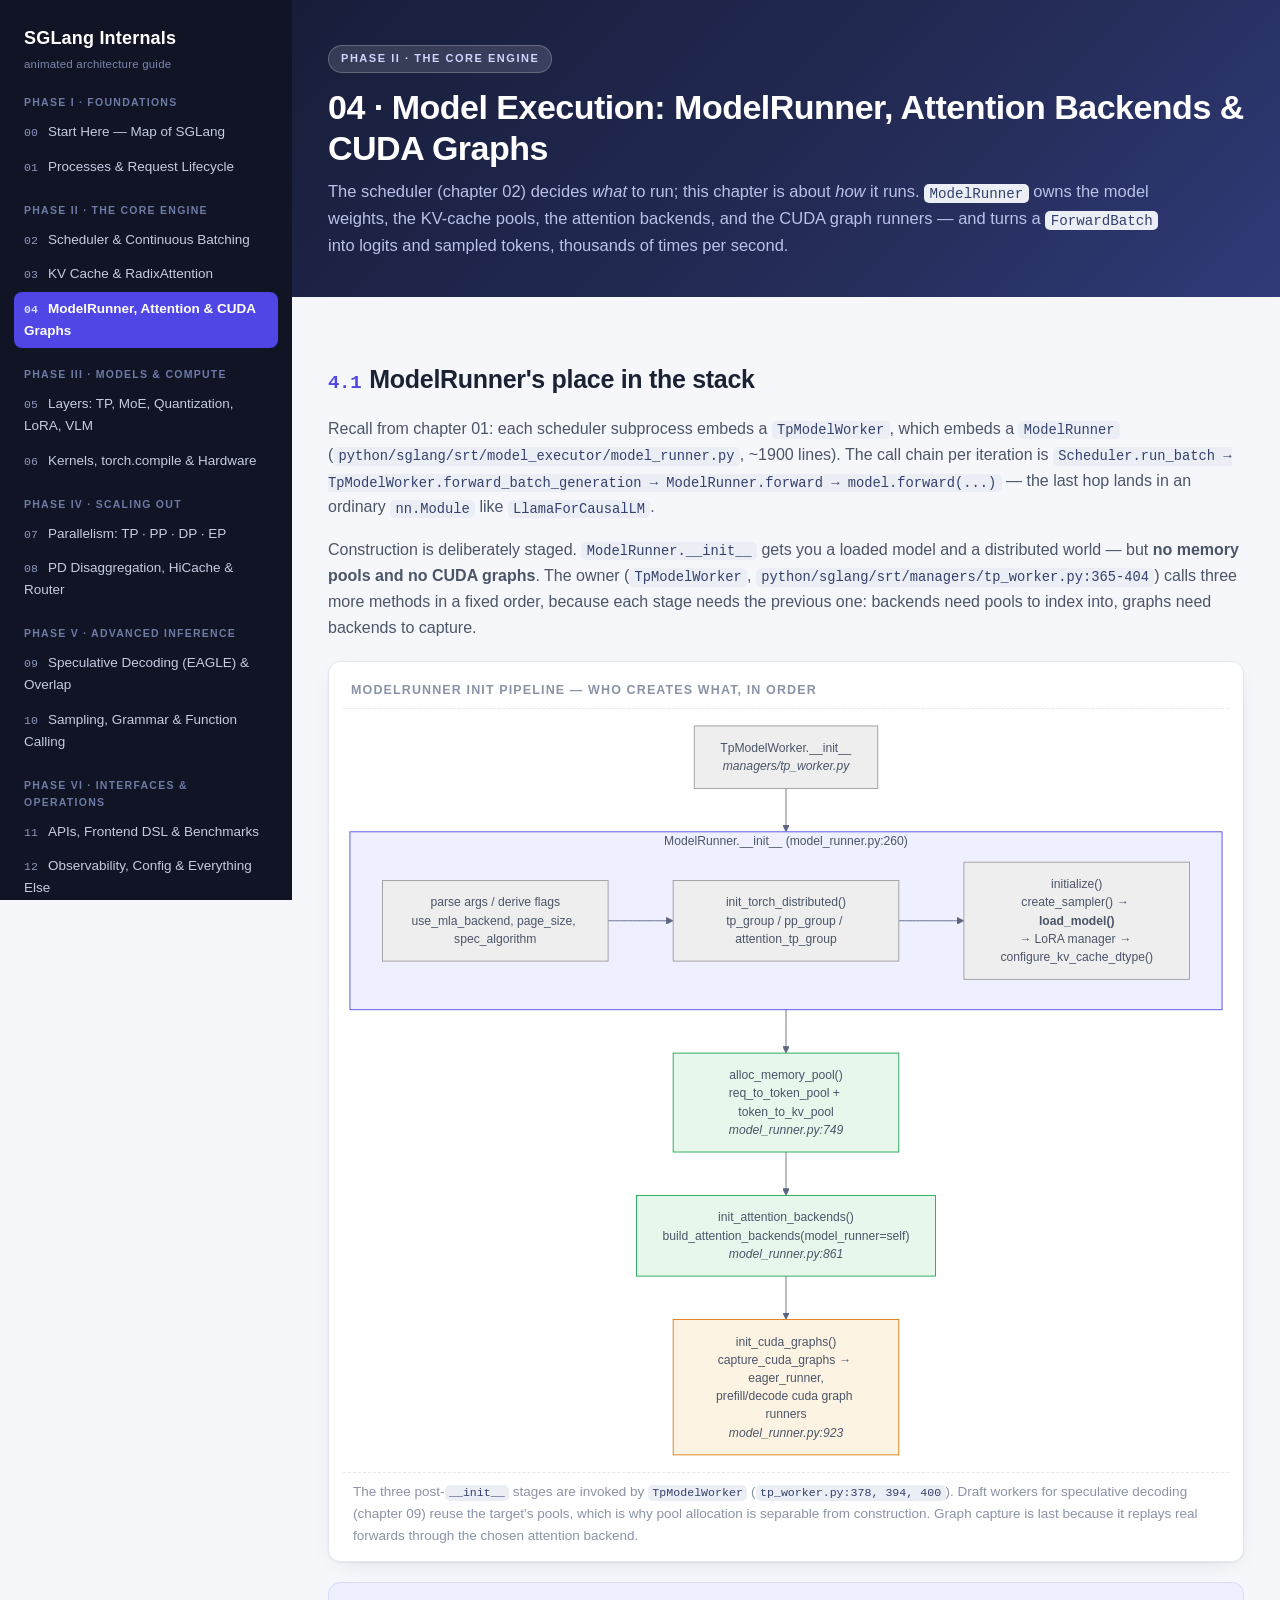
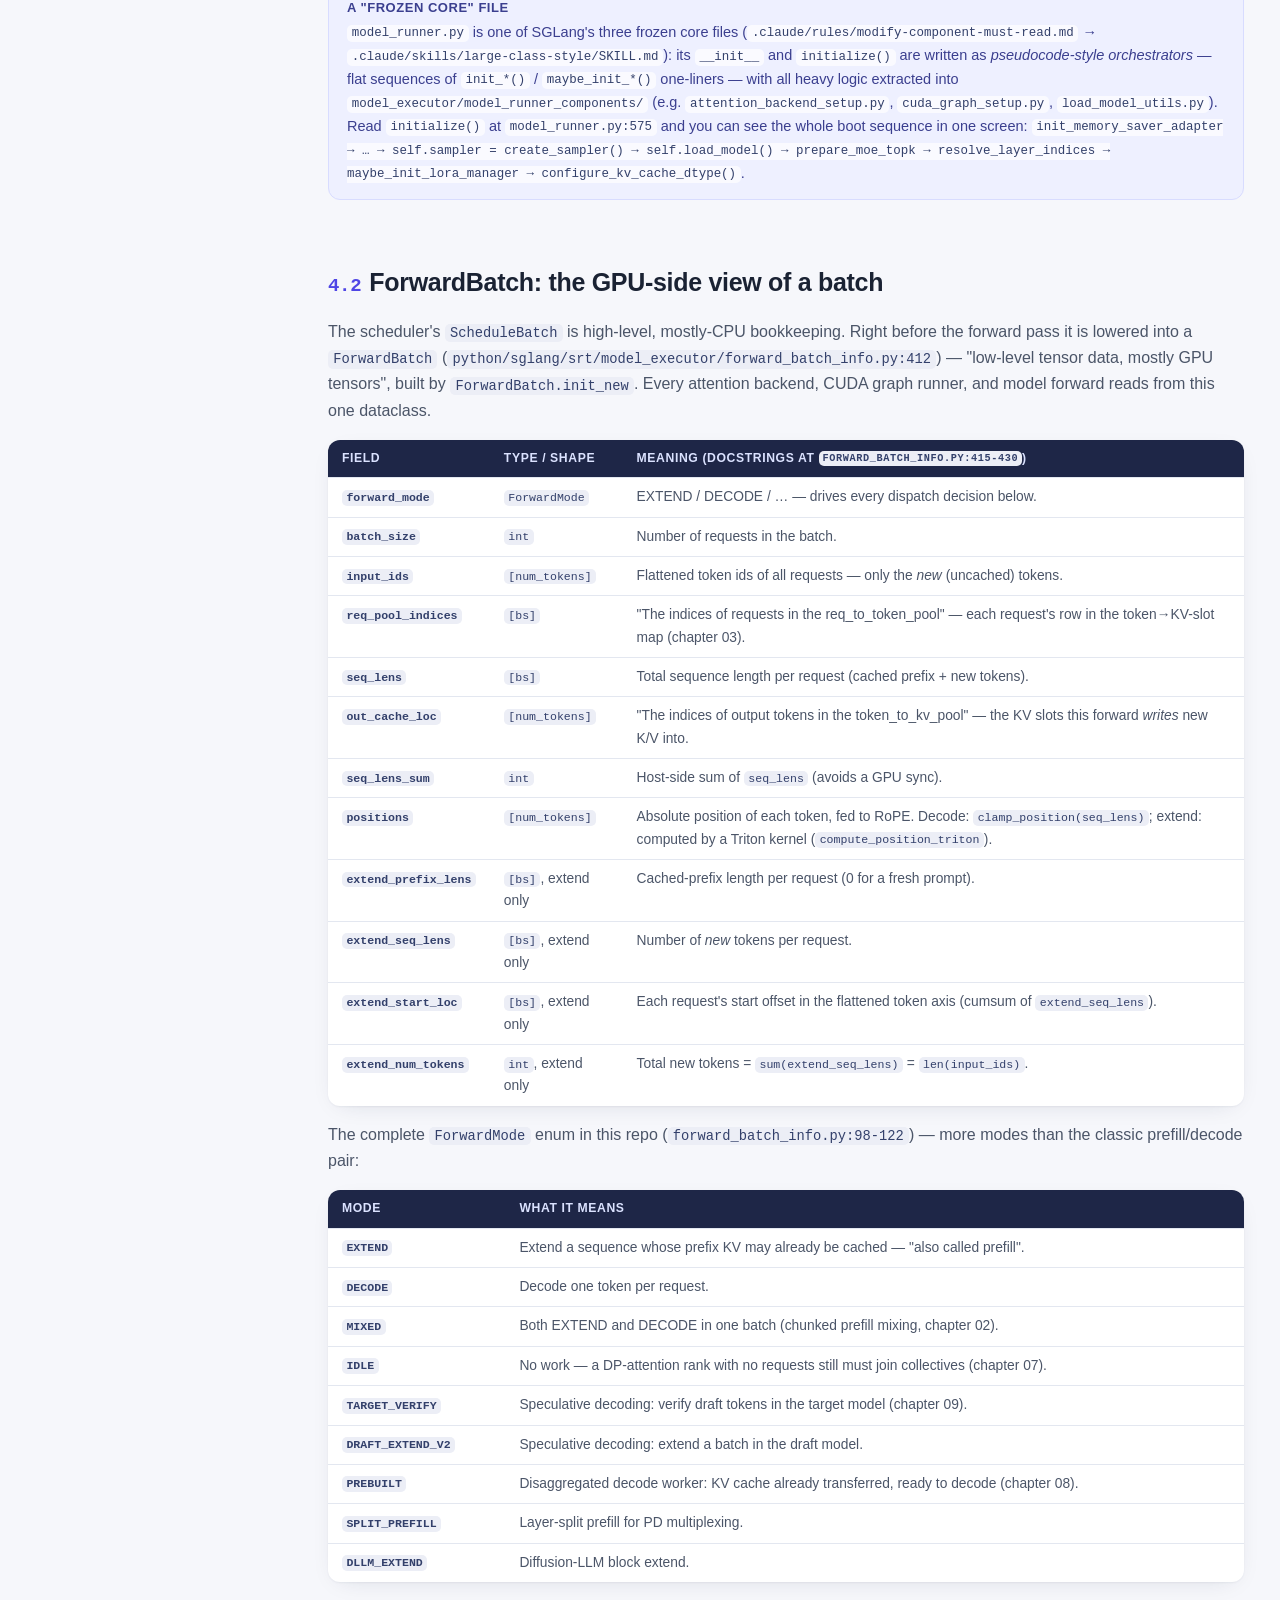
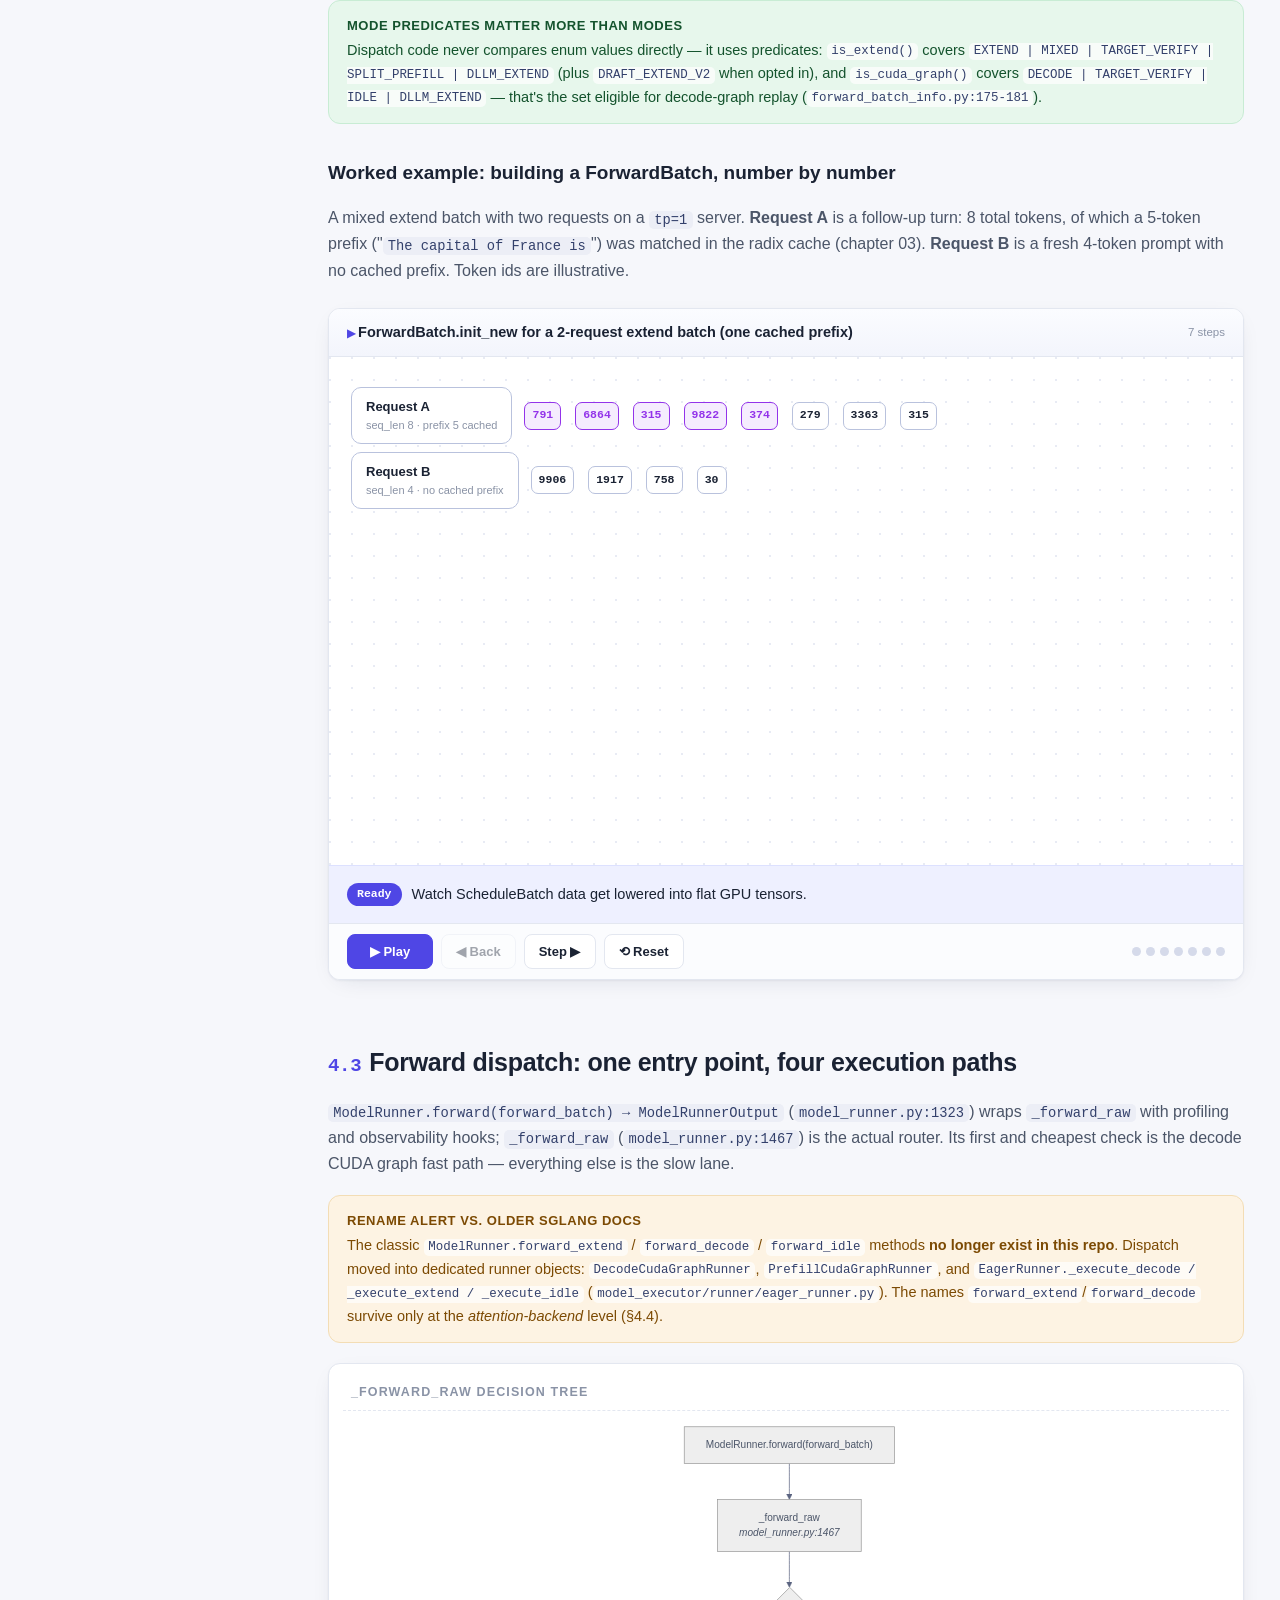
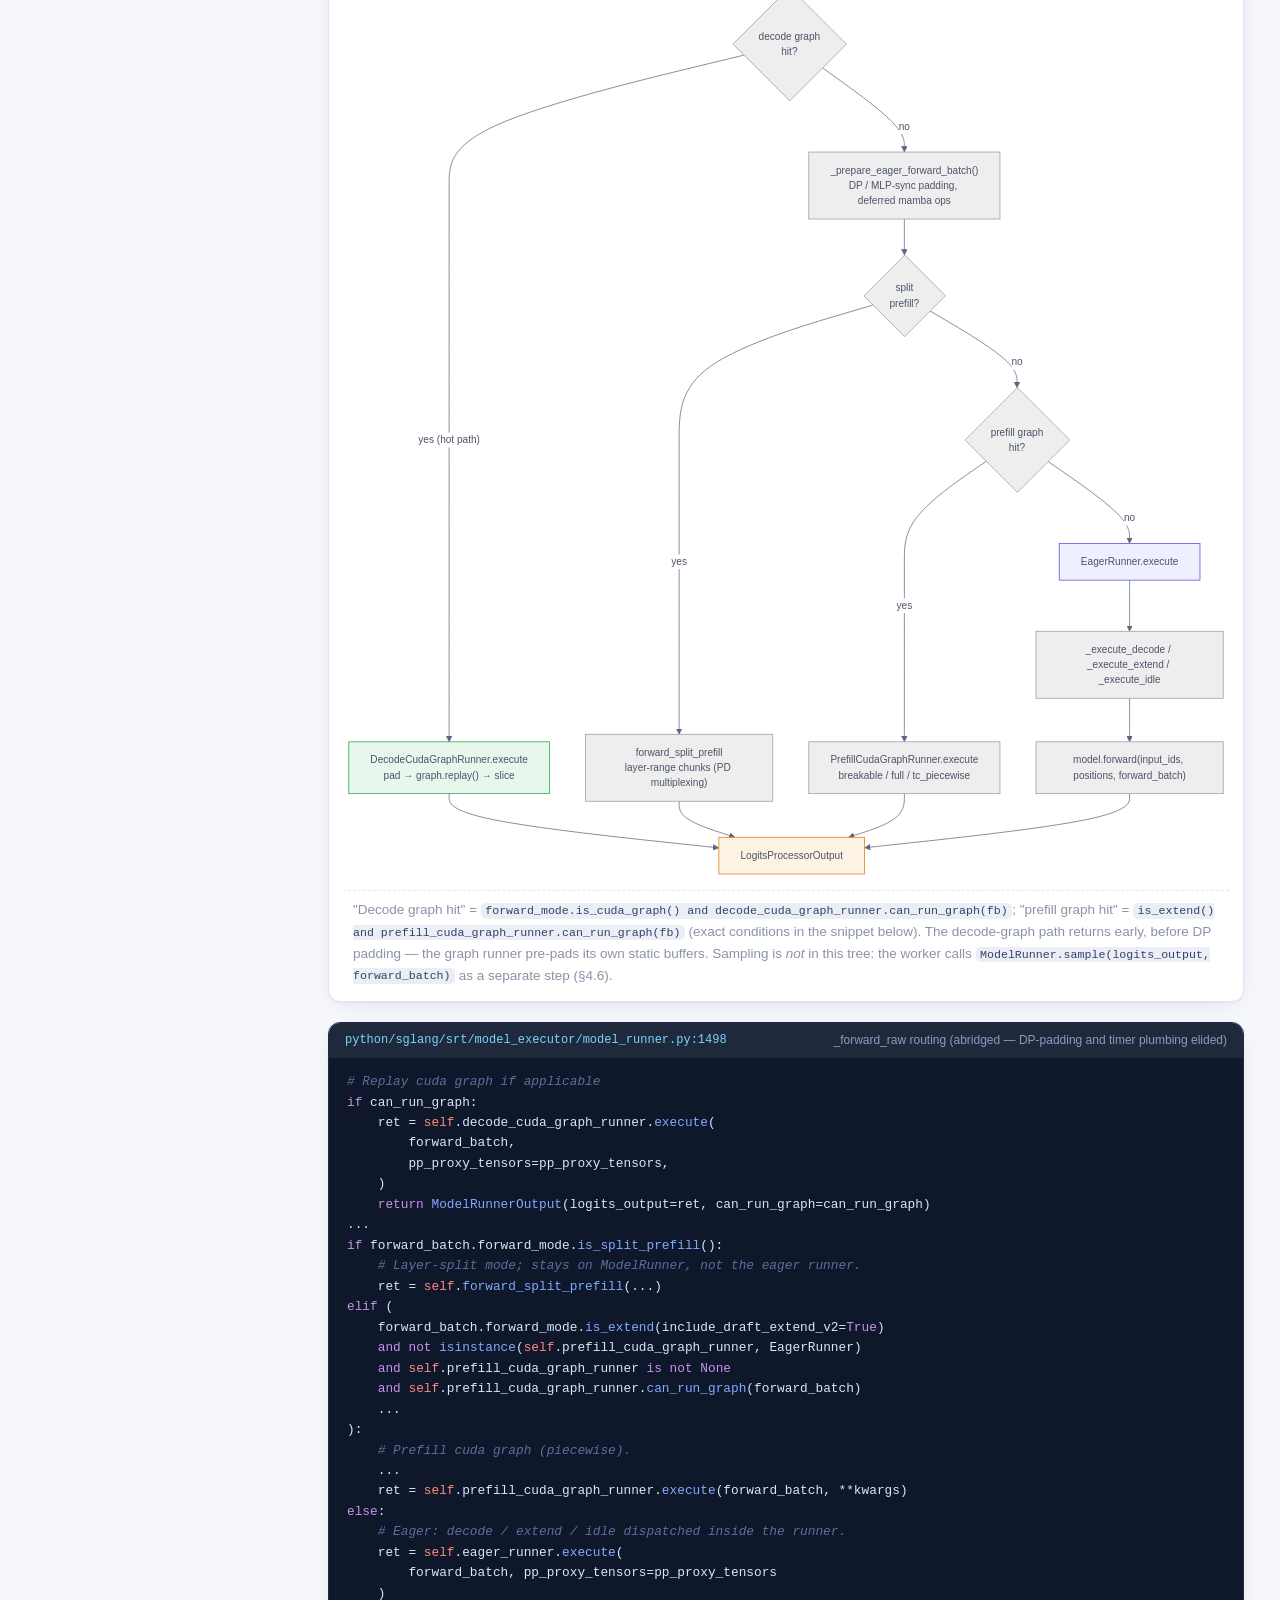
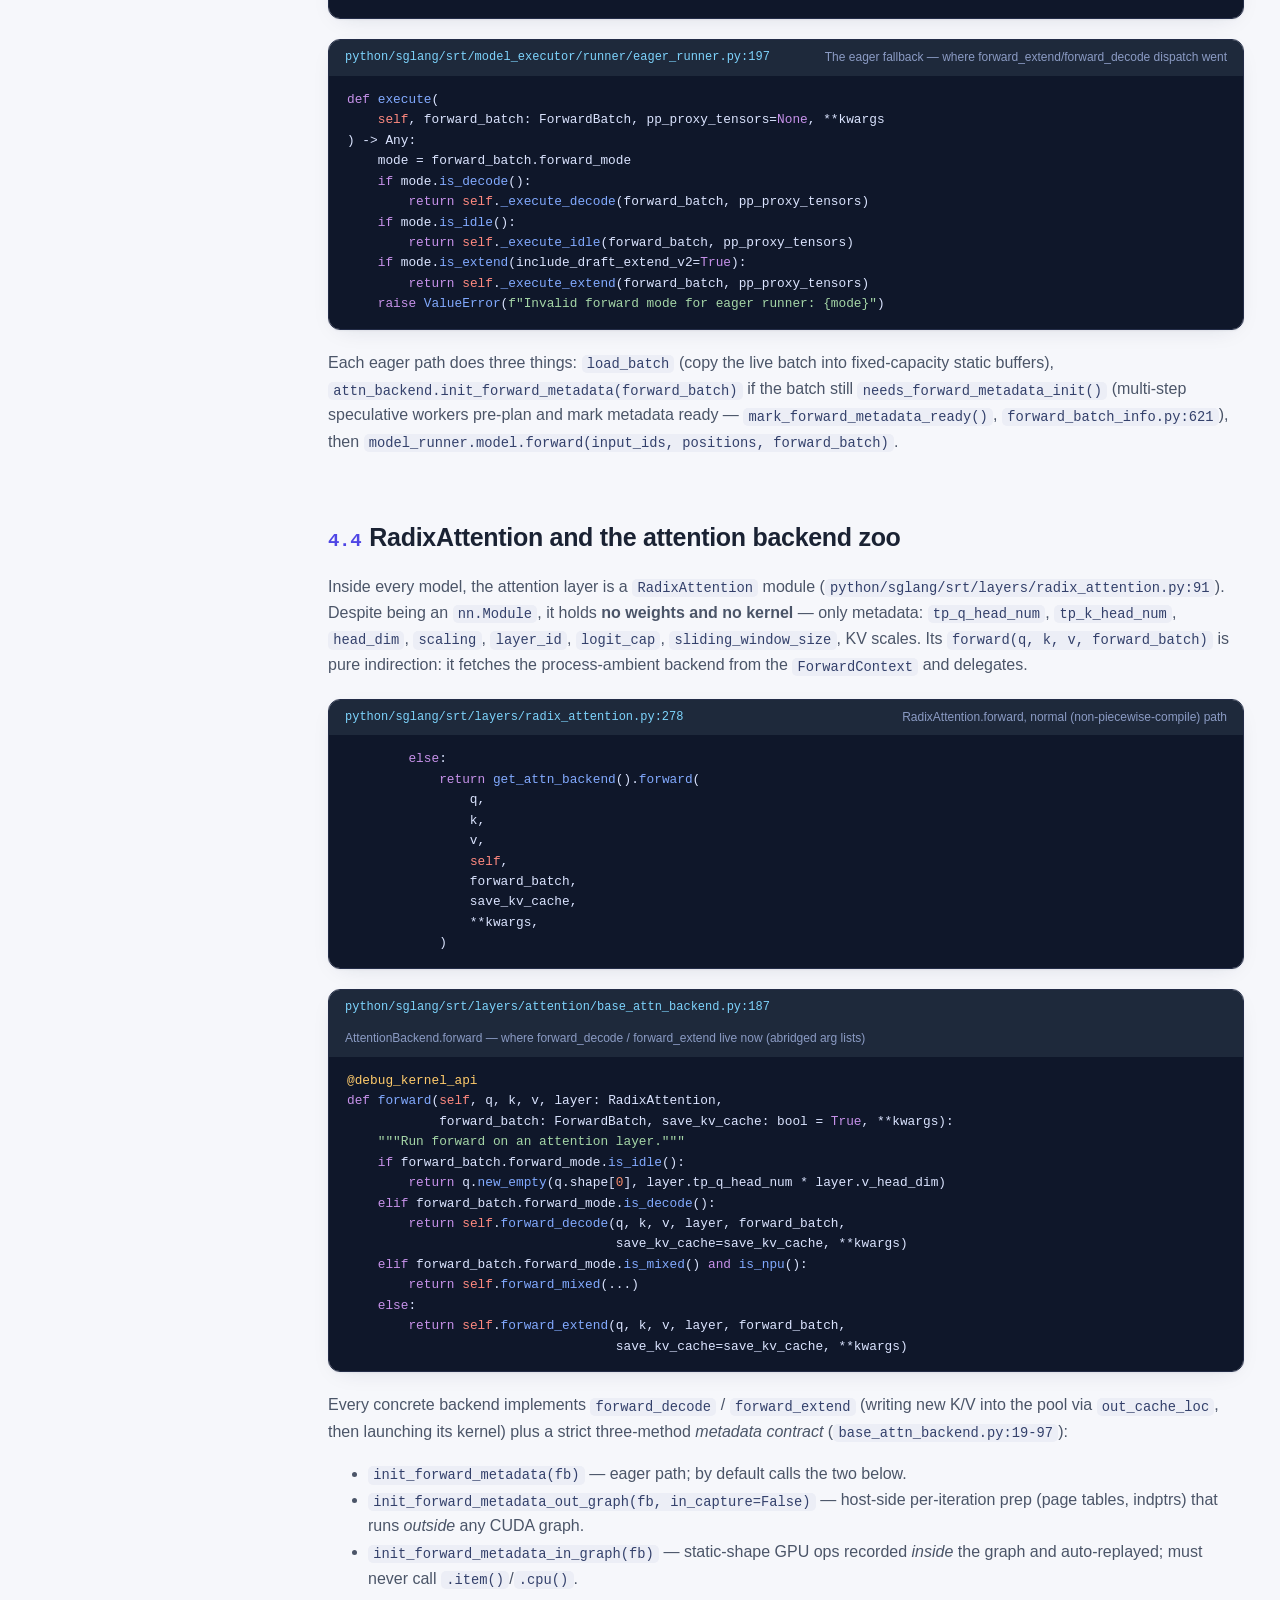
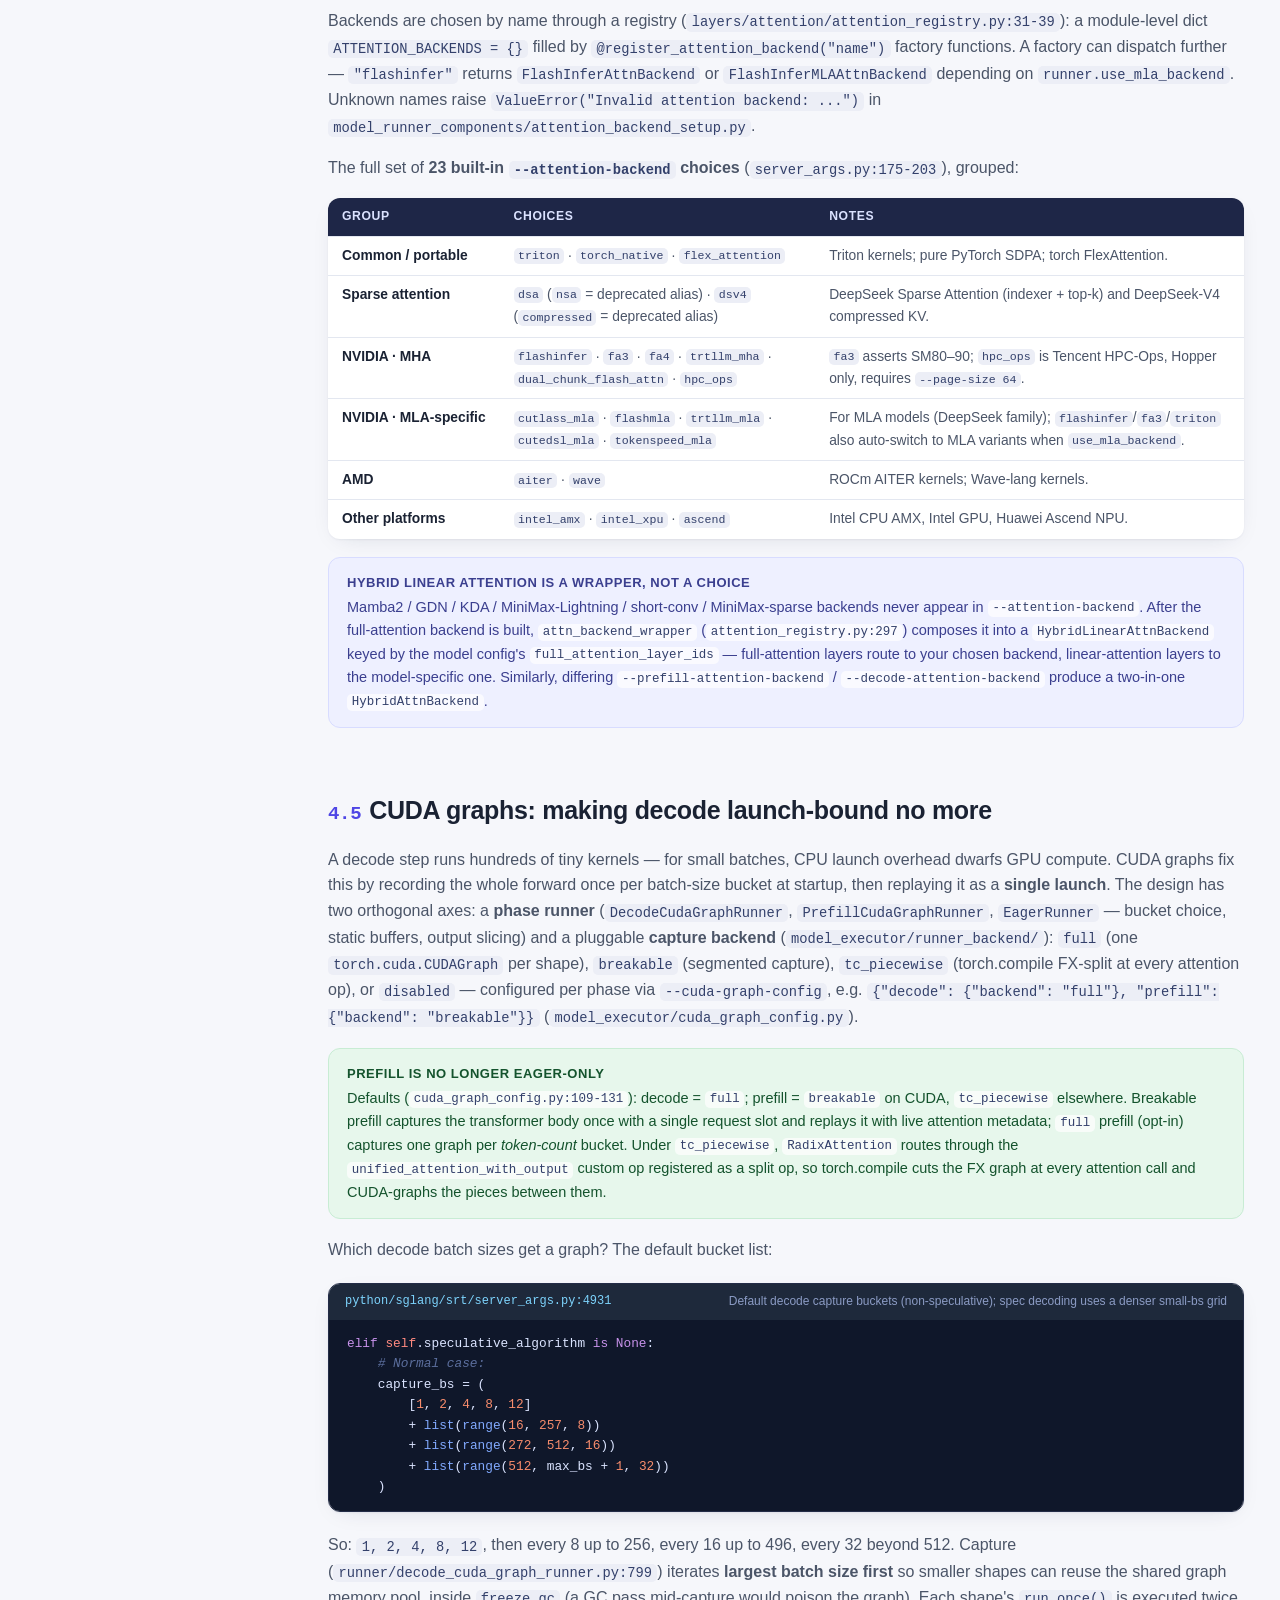
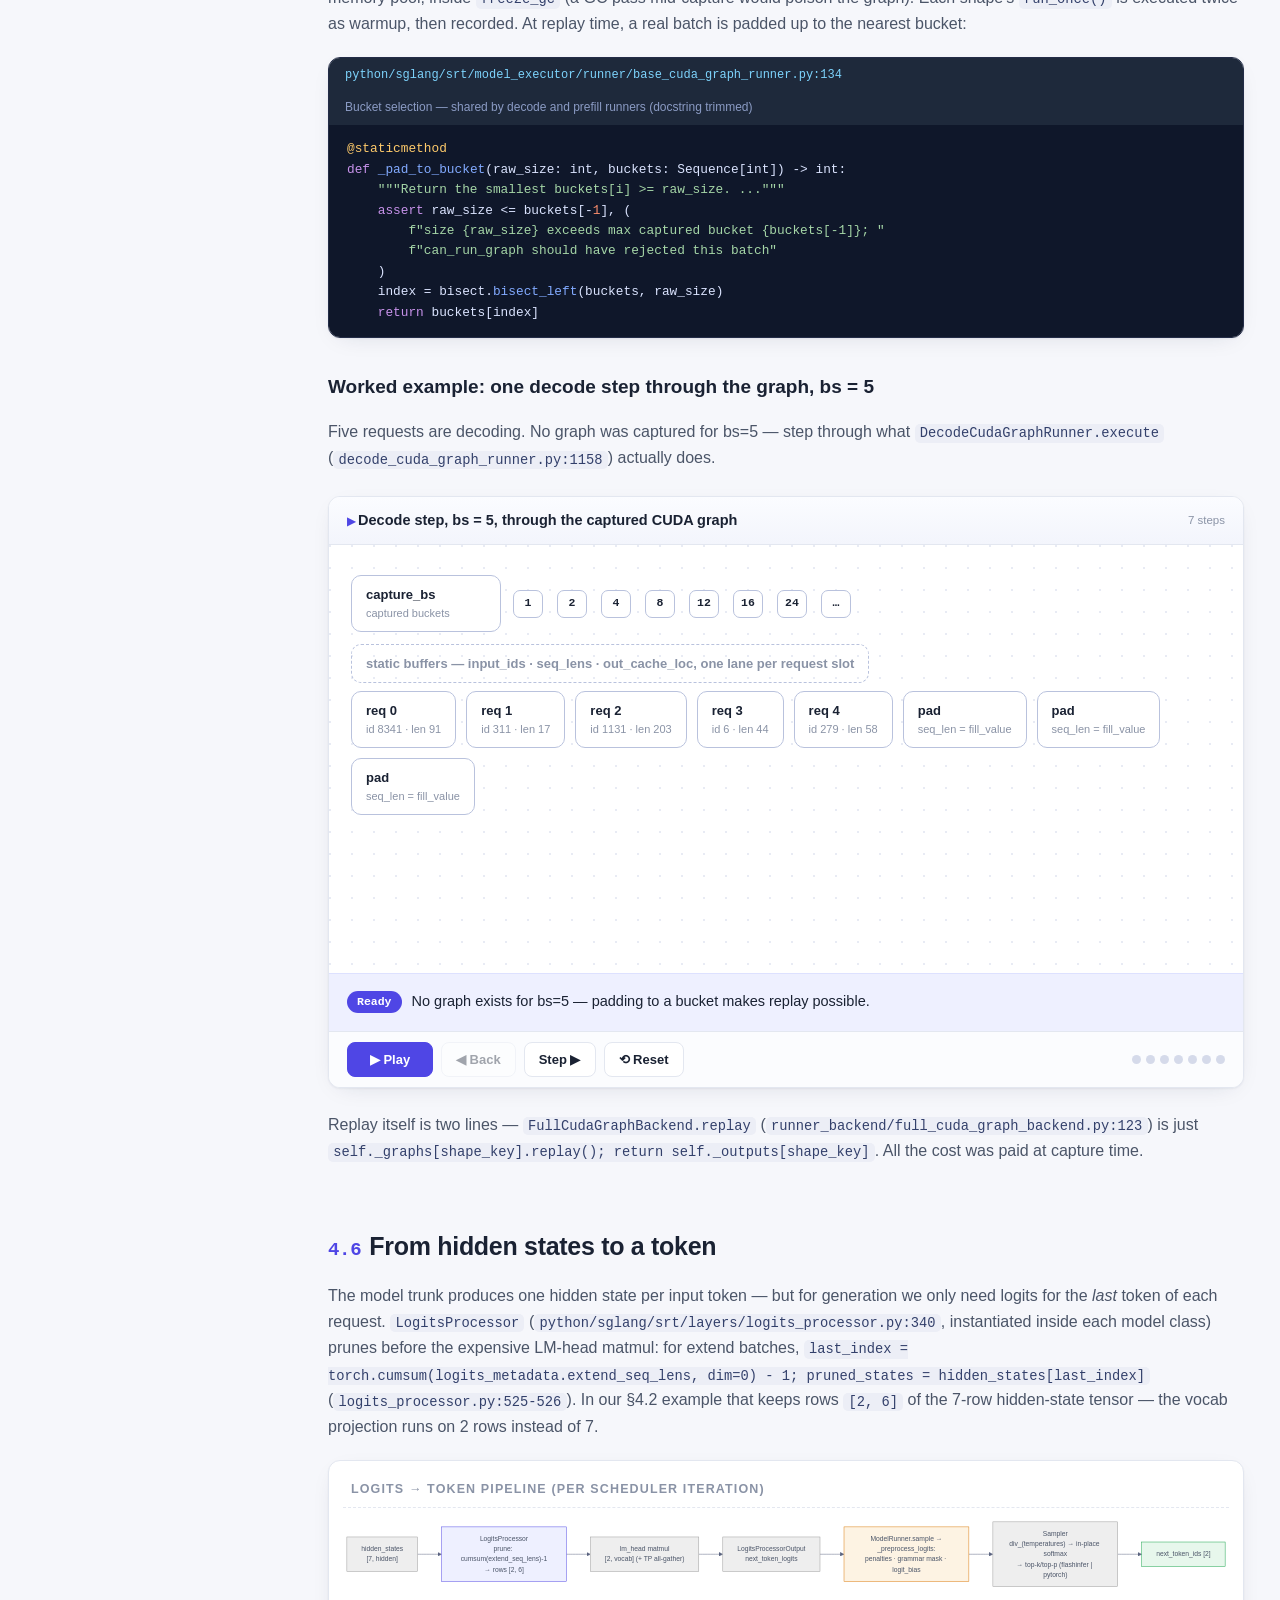
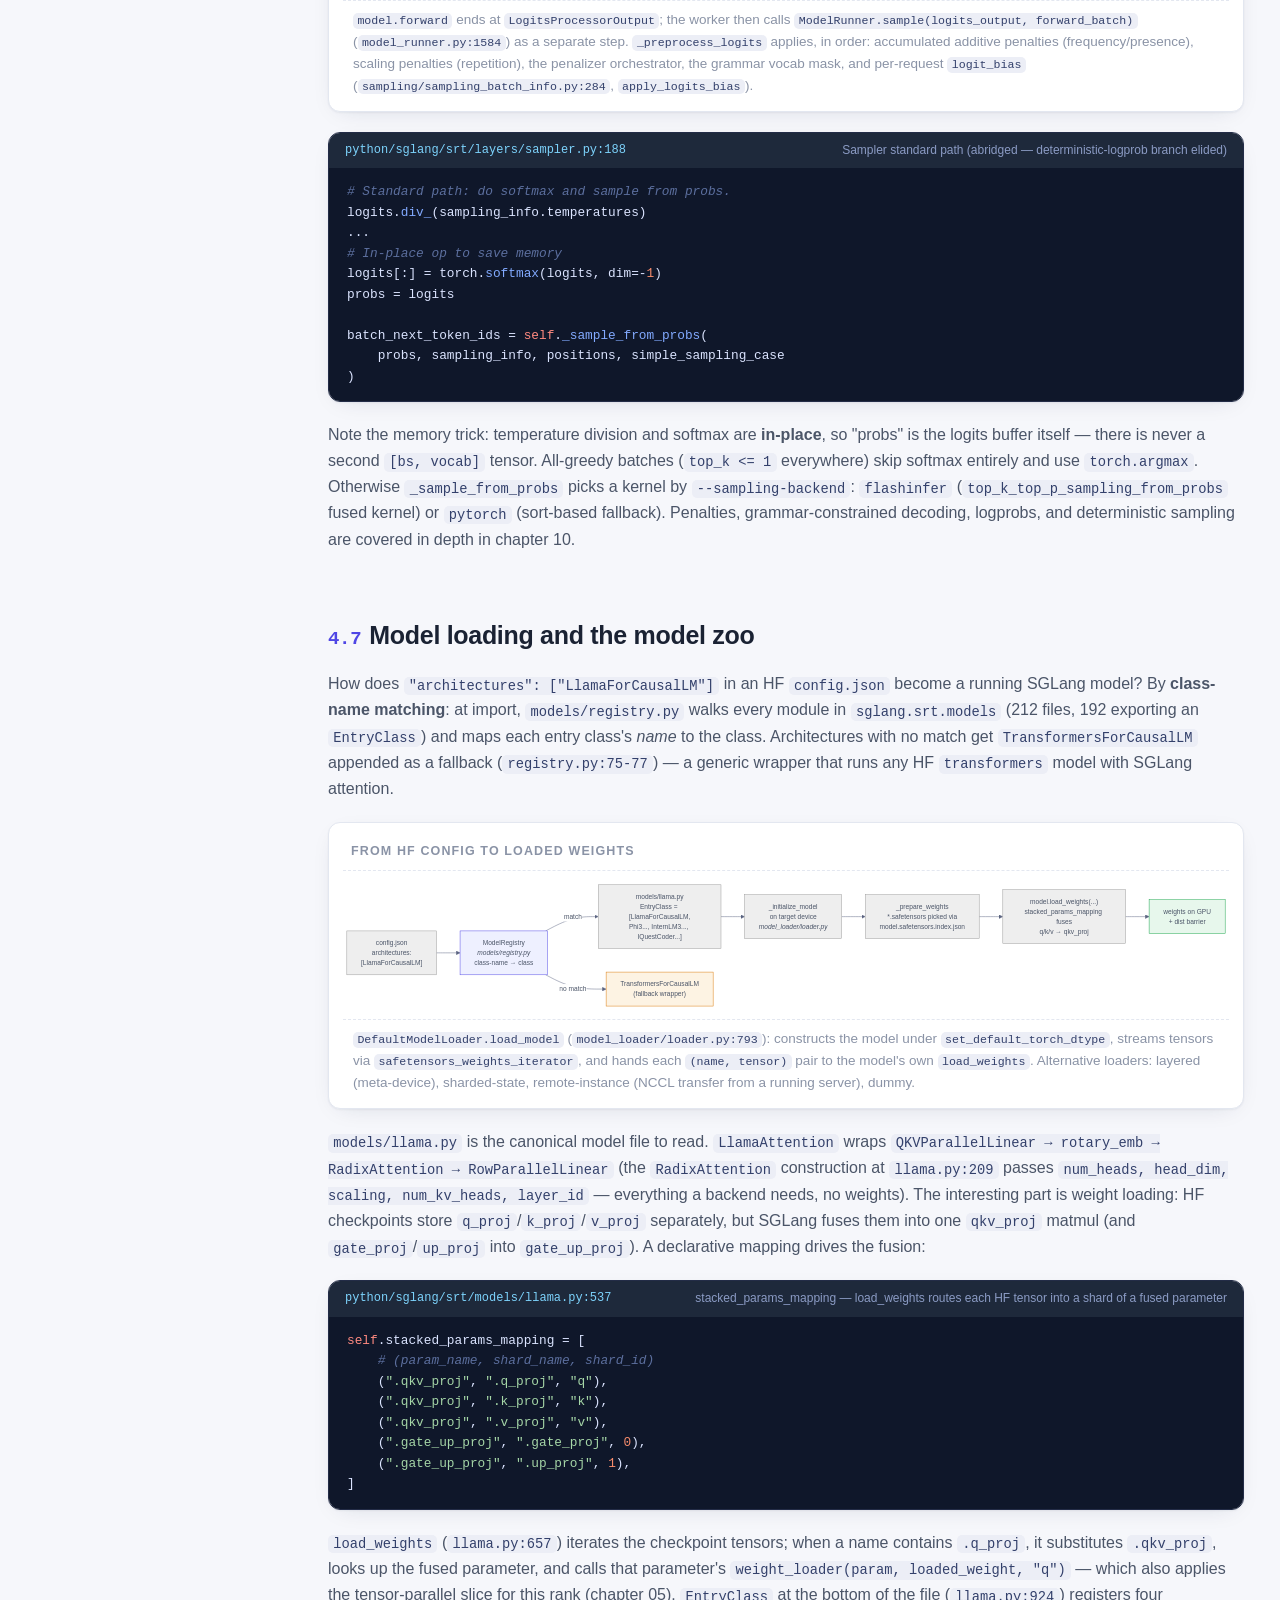
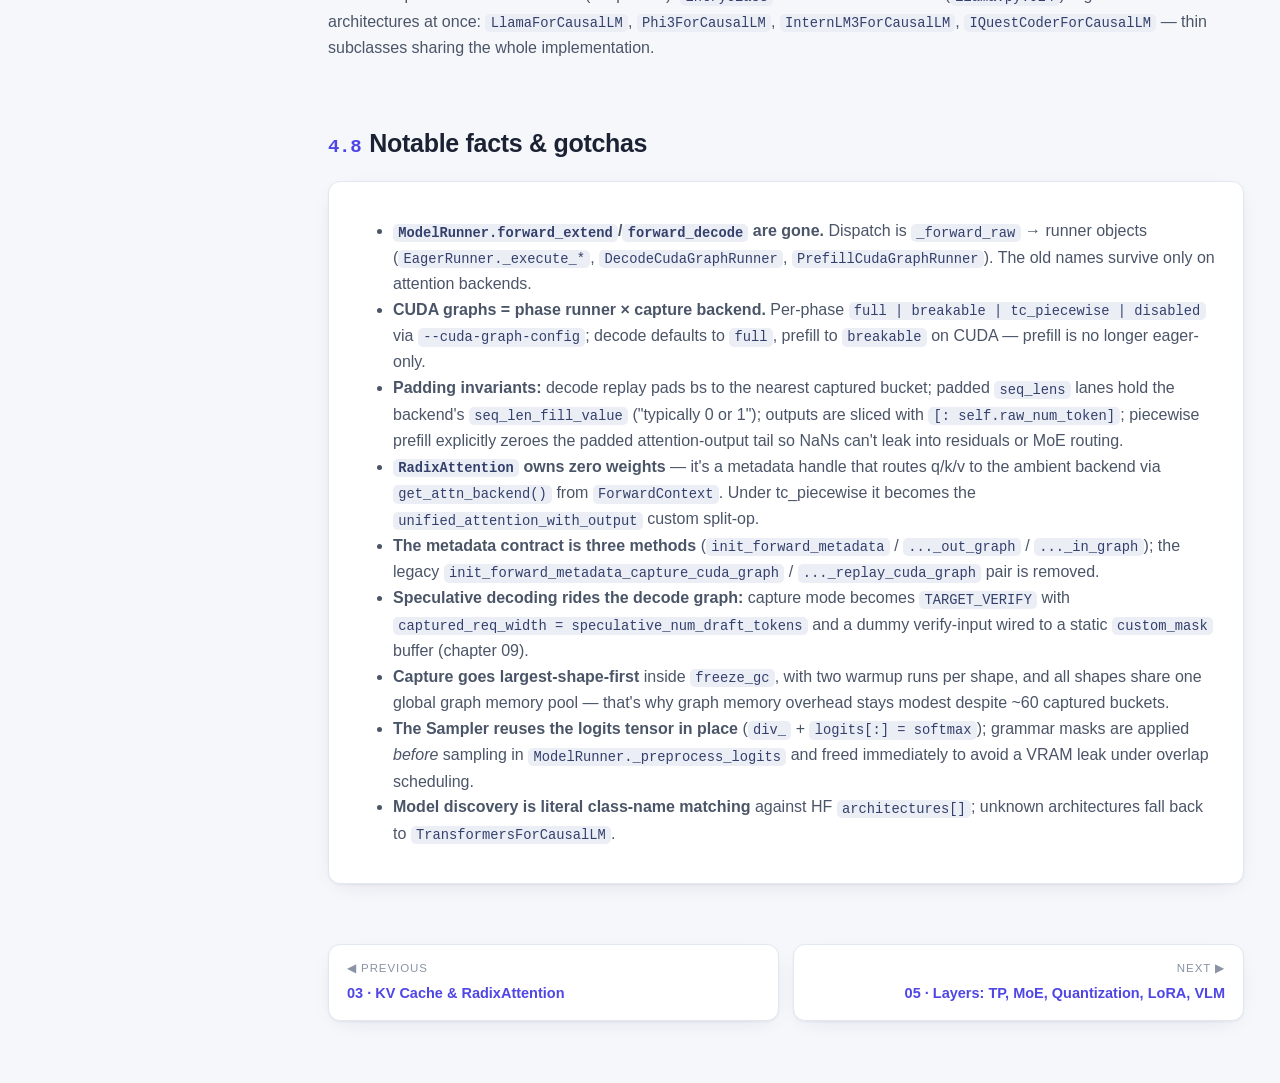
<file: architecture-viz/04-model-execution.html>
<!DOCTYPE html>
<html lang="en">
<head>
<meta charset="utf-8">
<meta name="viewport" content="width=device-width, initial-scale=1">
<title>04 · ModelRunner, Attention &amp; CUDA Graphs — SGLang Internals</title>
<link rel="stylesheet" href="assets/style.css">
<script src="assets/mermaid.min.js"></script>
<script src="assets/viz.js"></script>
</head>
<body>
<div class="layout">
<main>
  <div class="page-hero"><div class="content">
    <span class="phase-badge">Phase II · The Core Engine</span>
    <h1>04 · Model Execution: ModelRunner, Attention Backends &amp; CUDA Graphs</h1>
    <p class="lede">
      The scheduler (chapter 02) decides <em>what</em> to run; this chapter is about <em>how</em> it
      runs. <code>ModelRunner</code> owns the model weights, the KV-cache pools, the attention
      backends, and the CUDA graph runners — and turns a <code>ForwardBatch</code> into logits and
      sampled tokens, thousands of times per second.
    </p>
  </div></div>

  <div class="content">

  <h2><span class="sec-num">4.1</span>ModelRunner's place in the stack</h2>
  <p>
    Recall from chapter 01: each scheduler subprocess embeds a <code>TpModelWorker</code>, which
    embeds a <code>ModelRunner</code> (<code>python/sglang/srt/model_executor/model_runner.py</code>,
    ~1900 lines). The call chain per iteration is
    <code>Scheduler.run_batch → TpModelWorker.forward_batch_generation → ModelRunner.forward →
    model.forward(...)</code> — the last hop lands in an ordinary <code>nn.Module</code> like
    <code>LlamaForCausalLM</code>.
  </p>
  <p>
    Construction is deliberately staged. <code>ModelRunner.__init__</code> gets you a loaded model
    and a distributed world — but <b>no memory pools and no CUDA graphs</b>. The owner
    (<code>TpModelWorker</code>, <code>python/sglang/srt/managers/tp_worker.py:365-404</code>) calls
    three more methods in a fixed order, because each stage needs the previous one: backends need
    pools to index into, graphs need backends to capture.
  </p>

  <div class="diagram">
    <div class="dg-title">MODELRUNNER INIT PIPELINE — WHO CREATES WHAT, IN ORDER</div>
    <pre class="mermaid">
flowchart TB
  tw["TpModelWorker.__init__<br/><i>managers/tp_worker.py</i>"] --> ctor
  subgraph ctor ["ModelRunner.__init__ (model_runner.py:260)"]
    a1["parse args / derive flags<br/>use_mla_backend, page_size, spec_algorithm"]
    a2["init_torch_distributed()<br/>tp_group / pp_group / attention_tp_group"]
    a3["initialize()<br/>create_sampler() → <b>load_model()</b><br/>→ LoRA manager → configure_kv_cache_dtype()"]
    a1 --> a2 --> a3
  end
  ctor --> b1["alloc_memory_pool()<br/>req_to_token_pool + token_to_kv_pool<br/><i>model_runner.py:749</i>"]
  b1 --> b2["init_attention_backends()<br/>build_attention_backends(model_runner=self)<br/><i>model_runner.py:861</i>"]
  b2 --> b3["init_cuda_graphs()<br/>capture_cuda_graphs → eager_runner,<br/>prefill/decode cuda graph runners<br/><i>model_runner.py:923</i>"]
  style ctor fill:#eef0ff,stroke:#4f46e5
  style b1 fill:#e7f7ec,stroke:#16a34a
  style b2 fill:#e7f7ec,stroke:#16a34a
  style b3 fill:#fdf3e3,stroke:#d97706
    </pre>
    <div class="dg-caption">
      The three post-<code>__init__</code> stages are invoked by <code>TpModelWorker</code>
      (<code>tp_worker.py:378, 394, 400</code>). Draft workers for speculative decoding (chapter 09)
      reuse the target's pools, which is why pool allocation is separable from construction.
      Graph capture is last because it replays real forwards through the chosen attention backend.
    </div>
  </div>

  <div class="callout note"><span class="co-title">A "frozen core" file</span>
    <code>model_runner.py</code> is one of SGLang's three frozen core files
    (<code>.claude/rules/modify-component-must-read.md</code> →
    <code>.claude/skills/large-class-style/SKILL.md</code>): its <code>__init__</code> and
    <code>initialize()</code> are written as <em>pseudocode-style orchestrators</em> — flat sequences
    of <code>init_*()</code> / <code>maybe_init_*()</code> one-liners — with all heavy logic extracted
    into <code>model_executor/model_runner_components/</code> (e.g.
    <code>attention_backend_setup.py</code>, <code>cuda_graph_setup.py</code>,
    <code>load_model_utils.py</code>). Read <code>initialize()</code> at
    <code>model_runner.py:575</code> and you can see the whole boot sequence in one screen:
    <code>init_memory_saver_adapter → … → self.sampler = create_sampler() → self.load_model() →
    prepare_moe_topk → resolve_layer_indices → maybe_init_lora_manager →
    configure_kv_cache_dtype()</code>.
  </div>

  <h2><span class="sec-num">4.2</span>ForwardBatch: the GPU-side view of a batch</h2>
  <p>
    The scheduler's <code>ScheduleBatch</code> is high-level, mostly-CPU bookkeeping. Right before
    the forward pass it is lowered into a <code>ForwardBatch</code>
    (<code>python/sglang/srt/model_executor/forward_batch_info.py:412</code>) — "low-level tensor
    data, mostly GPU tensors", built by <code>ForwardBatch.init_new</code>. Every attention backend,
    CUDA graph runner, and model forward reads from this one dataclass.
  </p>

  <table class="tbl">
    <tr><th>Field</th><th>Type / shape</th><th>Meaning (docstrings at <code>forward_batch_info.py:415-430</code>)</th></tr>
    <tr><td><code>forward_mode</code></td><td><code>ForwardMode</code></td><td>EXTEND / DECODE / … — drives every dispatch decision below.</td></tr>
    <tr><td><code>batch_size</code></td><td><code>int</code></td><td>Number of requests in the batch.</td></tr>
    <tr><td><code>input_ids</code></td><td><code>[num_tokens]</code></td><td>Flattened token ids of all requests — only the <em>new</em> (uncached) tokens.</td></tr>
    <tr><td><code>req_pool_indices</code></td><td><code>[bs]</code></td><td>"The indices of requests in the req_to_token_pool" — each request's row in the token→KV-slot map (chapter 03).</td></tr>
    <tr><td><code>seq_lens</code></td><td><code>[bs]</code></td><td>Total sequence length per request (cached prefix + new tokens).</td></tr>
    <tr><td><code>out_cache_loc</code></td><td><code>[num_tokens]</code></td><td>"The indices of output tokens in the token_to_kv_pool" — the KV slots this forward <em>writes</em> new K/V into.</td></tr>
    <tr><td><code>seq_lens_sum</code></td><td><code>int</code></td><td>Host-side sum of <code>seq_lens</code> (avoids a GPU sync).</td></tr>
    <tr><td><code>positions</code></td><td><code>[num_tokens]</code></td><td>Absolute position of each token, fed to RoPE. Decode: <code>clamp_position(seq_lens)</code>; extend: computed by a Triton kernel (<code>compute_position_triton</code>).</td></tr>
    <tr><td><code>extend_prefix_lens</code></td><td><code>[bs]</code>, extend only</td><td>Cached-prefix length per request (0 for a fresh prompt).</td></tr>
    <tr><td><code>extend_seq_lens</code></td><td><code>[bs]</code>, extend only</td><td>Number of <em>new</em> tokens per request.</td></tr>
    <tr><td><code>extend_start_loc</code></td><td><code>[bs]</code>, extend only</td><td>Each request's start offset in the flattened token axis (cumsum of <code>extend_seq_lens</code>).</td></tr>
    <tr><td><code>extend_num_tokens</code></td><td><code>int</code>, extend only</td><td>Total new tokens = <code>sum(extend_seq_lens)</code> = <code>len(input_ids)</code>.</td></tr>
  </table>

  <p>
    The complete <code>ForwardMode</code> enum in this repo
    (<code>forward_batch_info.py:98-122</code>) — more modes than the classic prefill/decode pair:
  </p>

  <table class="tbl">
    <tr><th>Mode</th><th>What it means</th></tr>
    <tr><td><code>EXTEND</code></td><td>Extend a sequence whose prefix KV may already be cached — "also called prefill".</td></tr>
    <tr><td><code>DECODE</code></td><td>Decode one token per request.</td></tr>
    <tr><td><code>MIXED</code></td><td>Both EXTEND and DECODE in one batch (chunked prefill mixing, chapter 02).</td></tr>
    <tr><td><code>IDLE</code></td><td>No work — a DP-attention rank with no requests still must join collectives (chapter 07).</td></tr>
    <tr><td><code>TARGET_VERIFY</code></td><td>Speculative decoding: verify draft tokens in the target model (chapter 09).</td></tr>
    <tr><td><code>DRAFT_EXTEND_V2</code></td><td>Speculative decoding: extend a batch in the draft model.</td></tr>
    <tr><td><code>PREBUILT</code></td><td>Disaggregated decode worker: KV cache already transferred, ready to decode (chapter 08).</td></tr>
    <tr><td><code>SPLIT_PREFILL</code></td><td>Layer-split prefill for PD multiplexing.</td></tr>
    <tr><td><code>DLLM_EXTEND</code></td><td>Diffusion-LLM block extend.</td></tr>
  </table>

  <div class="callout fact"><span class="co-title">Mode predicates matter more than modes</span>
    Dispatch code never compares enum values directly — it uses predicates:
    <code>is_extend()</code> covers <code>EXTEND | MIXED | TARGET_VERIFY | SPLIT_PREFILL |
    DLLM_EXTEND</code> (plus <code>DRAFT_EXTEND_V2</code> when opted in), and
    <code>is_cuda_graph()</code> covers <code>DECODE | TARGET_VERIFY | IDLE | DLLM_EXTEND</code> —
    that's the set eligible for decode-graph replay (<code>forward_batch_info.py:175-181</code>).
  </div>

  <h3>Worked example: building a ForwardBatch, number by number</h3>
  <p>
    A mixed extend batch with two requests on a <code>tp=1</code> server. <b>Request A</b> is a
    follow-up turn: 8 total tokens, of which a 5-token prefix
    ("<code>The capital of France is</code>") was matched in the radix cache (chapter 03).
    <b>Request B</b> is a fresh 4-token prompt with no cached prefix. Token ids are illustrative.
  </p>

  <div class="stepper" id="st-fb">
    <div class="st-scene">
      <div class="sc-row"><div class="sc-box" id="fb-reqa">Request A<small>seq_len 8 · prefix 5 cached</small></div>
        <span class="tok sc-cachetok" id="fa-0">791</span><span class="tok sc-cachetok" id="fa-1">6864</span><span class="tok sc-cachetok" id="fa-2">315</span><span class="tok sc-cachetok" id="fa-3">9822</span><span class="tok sc-cachetok" id="fa-4">374</span>
        <span class="tok" id="fa-5">279</span><span class="tok" id="fa-6">3363</span><span class="tok" id="fa-7">315</span>
      </div>
      <div class="sc-row"><div class="sc-box" id="fb-reqb">Request B<small>seq_len 4 · no cached prefix</small></div>
        <span class="tok" id="fbk-0">9906</span><span class="tok" id="fbk-1">1917</span><span class="tok" id="fbk-2">758</span><span class="tok" id="fbk-3">30</span>
      </div>
      <div class="sc-row appear" id="fb-ids-row" style="margin-top:14px">
        <div class="sc-box" style="min-width:170px">input_ids<small>[7] — new tokens only</small></div>
        <span class="tok" id="fi-0">279</span><span class="tok" id="fi-1">3363</span><span class="tok" id="fi-2">315</span>
        <span class="tok" id="fi-3">9906</span><span class="tok" id="fi-4">1917</span><span class="tok" id="fi-5">758</span><span class="tok" id="fi-6">30</span>
      </div>
      <div class="sc-row appear" id="fb-pos-row">
        <div class="sc-box" style="min-width:170px">positions<small>[7] — absolute, for RoPE</small></div>
        <span class="tok" id="fp-0">5</span><span class="tok" id="fp-1">6</span><span class="tok" id="fp-2">7</span>
        <span class="tok" id="fp-3">0</span><span class="tok" id="fp-4">1</span><span class="tok" id="fp-5">2</span><span class="tok" id="fp-6">3</span>
      </div>
      <div class="sc-row appear" id="fb-loc-row">
        <div class="sc-box" style="min-width:170px">out_cache_loc<small>[7] — KV slots to write</small></div>
        <span class="tok" id="fl-0">1310</span><span class="tok" id="fl-1">1311</span><span class="tok" id="fl-2">1312</span>
        <span class="tok" id="fl-3">5021</span><span class="tok" id="fl-4">5022</span><span class="tok" id="fl-5">5023</span><span class="tok" id="fl-6">5024</span>
      </div>
      <div class="sc-row appear" id="fb-meta-row" style="margin-top:10px">
        <div class="sc-box" id="fb-meta1">extend_prefix_lens = [5, 0]<small>cached per request</small></div>
        <div class="sc-box" id="fb-meta2">extend_seq_lens = [3, 4]<small>new per request</small></div>
        <div class="sc-box" id="fb-meta3">extend_start_loc = [0, 3]<small>cumsum offsets</small></div>
      </div>
      <div class="sc-row appear" id="fb-meta-row2">
        <div class="sc-box" id="fb-meta4">seq_lens = [8, 4] · seq_lens_sum = 12</div>
        <div class="sc-box" id="fb-meta5">req_pool_indices = [3, 7]<small>rows in req_to_token_pool</small></div>
        <div class="sc-box" id="fb-meta6">extend_num_tokens = 7</div>
      </div>
    </div>
  </div>

  <h2><span class="sec-num">4.3</span>Forward dispatch: one entry point, four execution paths</h2>
  <p>
    <code>ModelRunner.forward(forward_batch) → ModelRunnerOutput</code>
    (<code>model_runner.py:1323</code>) wraps <code>_forward_raw</code> with profiling and
    observability hooks; <code>_forward_raw</code> (<code>model_runner.py:1467</code>) is the actual
    router. Its first and cheapest check is the decode CUDA graph fast path — everything else is
    the slow lane.
  </p>

  <div class="callout warn"><span class="co-title">Rename alert vs. older SGLang docs</span>
    The classic <code>ModelRunner.forward_extend</code> / <code>forward_decode</code> /
    <code>forward_idle</code> methods <b>no longer exist in this repo</b>. Dispatch moved into
    dedicated runner objects: <code>DecodeCudaGraphRunner</code>, <code>PrefillCudaGraphRunner</code>,
    and <code>EagerRunner._execute_decode / _execute_extend / _execute_idle</code>
    (<code>model_executor/runner/eager_runner.py</code>). The names
    <code>forward_extend</code>/<code>forward_decode</code> survive only at the
    <em>attention-backend</em> level (§4.4).
  </div>

  <div class="diagram">
    <div class="dg-title">_FORWARD_RAW DECISION TREE</div>
    <pre class="mermaid">
flowchart TB
  f["ModelRunner.forward(forward_batch)"] --> raw["_forward_raw<br/><i>model_runner.py:1467</i>"]
  raw --> d1{"decode graph<br/>hit?"}
  d1 -- "yes (hot path)" --> replay["DecodeCudaGraphRunner.execute<br/>pad → graph.replay() → slice"]
  d1 -- no --> prep["_prepare_eager_forward_batch()<br/>DP / MLP-sync padding, deferred mamba ops"]
  prep --> d2{"split<br/>prefill?"}
  d2 -- yes --> sp["forward_split_prefill<br/>layer-range chunks (PD multiplexing)"]
  d2 -- no --> d3{"prefill graph<br/>hit?"}
  d3 -- yes --> pcg["PrefillCudaGraphRunner.execute<br/>breakable / full / tc_piecewise"]
  d3 -- no --> eager["EagerRunner.execute"]
  eager --> e1["_execute_decode / _execute_extend / _execute_idle"]
  e1 --> mf["model.forward(input_ids, positions, forward_batch)"]
  replay --> out["LogitsProcessorOutput"]
  sp --> out
  pcg --> out
  mf --> out
  style replay fill:#e7f7ec,stroke:#16a34a
  style eager fill:#eef0ff,stroke:#4f46e5
  style out fill:#fdf3e3,stroke:#d97706
    </pre>
    <div class="dg-caption">
      "Decode graph hit" = <code>forward_mode.is_cuda_graph() and
      decode_cuda_graph_runner.can_run_graph(fb)</code>; "prefill graph hit" =
      <code>is_extend() and prefill_cuda_graph_runner.can_run_graph(fb)</code> (exact conditions in
      the snippet below). The decode-graph path returns early, before DP padding — the graph runner
      pre-pads its own static buffers. Sampling is <em>not</em> in this tree: the worker calls
      <code>ModelRunner.sample(logits_output, forward_batch)</code> as a separate step (§4.6).
    </div>
  </div>

  <div class="snippet" data-lang="python" data-file="python/sglang/srt/model_executor/model_runner.py:1498" data-desc="_forward_raw routing (abridged — DP-padding and timer plumbing elided)">
<pre>
# Replay cuda graph if applicable
if can_run_graph:
    ret = self.decode_cuda_graph_runner.execute(
        forward_batch,
        pp_proxy_tensors=pp_proxy_tensors,
    )
    return ModelRunnerOutput(logits_output=ret, can_run_graph=can_run_graph)
...
if forward_batch.forward_mode.is_split_prefill():
    # Layer-split mode; stays on ModelRunner, not the eager runner.
    ret = self.forward_split_prefill(...)
elif (
    forward_batch.forward_mode.is_extend(include_draft_extend_v2=True)
    and not isinstance(self.prefill_cuda_graph_runner, EagerRunner)
    and self.prefill_cuda_graph_runner is not None
    and self.prefill_cuda_graph_runner.can_run_graph(forward_batch)
    ...
):
    # Prefill cuda graph (piecewise).
    ...
    ret = self.prefill_cuda_graph_runner.execute(forward_batch, **kwargs)
else:
    # Eager: decode / extend / idle dispatched inside the runner.
    ret = self.eager_runner.execute(
        forward_batch, pp_proxy_tensors=pp_proxy_tensors
    )
</pre>
  </div>

  <div class="snippet" data-lang="python" data-file="python/sglang/srt/model_executor/runner/eager_runner.py:197" data-desc="The eager fallback — where forward_extend/forward_decode dispatch went">
<pre>
def execute(
    self, forward_batch: ForwardBatch, pp_proxy_tensors=None, **kwargs
) -> Any:
    mode = forward_batch.forward_mode
    if mode.is_decode():
        return self._execute_decode(forward_batch, pp_proxy_tensors)
    if mode.is_idle():
        return self._execute_idle(forward_batch, pp_proxy_tensors)
    if mode.is_extend(include_draft_extend_v2=True):
        return self._execute_extend(forward_batch, pp_proxy_tensors)
    raise ValueError(f"Invalid forward mode for eager runner: {mode}")
</pre>
  </div>

  <p>
    Each eager path does three things: <code>load_batch</code> (copy the live batch into
    fixed-capacity static buffers), <code>attn_backend.init_forward_metadata(forward_batch)</code>
    if the batch still <code>needs_forward_metadata_init()</code> (multi-step speculative workers
    pre-plan and mark metadata ready — <code>mark_forward_metadata_ready()</code>,
    <code>forward_batch_info.py:621</code>), then
    <code>model_runner.model.forward(input_ids, positions, forward_batch)</code>.
  </p>

  <h2><span class="sec-num">4.4</span>RadixAttention and the attention backend zoo</h2>
  <p>
    Inside every model, the attention layer is a <code>RadixAttention</code> module
    (<code>python/sglang/srt/layers/radix_attention.py:91</code>). Despite being an
    <code>nn.Module</code>, it holds <b>no weights and no kernel</b> — only metadata:
    <code>tp_q_head_num</code>, <code>tp_k_head_num</code>, <code>head_dim</code>,
    <code>scaling</code>, <code>layer_id</code>, <code>logit_cap</code>,
    <code>sliding_window_size</code>, KV scales. Its <code>forward(q, k, v, forward_batch)</code> is
    pure indirection: it fetches the process-ambient backend from the <code>ForwardContext</code>
    and delegates.
  </p>

  <div class="snippet" data-lang="python" data-file="python/sglang/srt/layers/radix_attention.py:278" data-desc="RadixAttention.forward, normal (non-piecewise-compile) path">
<pre>
        else:
            return get_attn_backend().forward(
                q,
                k,
                v,
                self,
                forward_batch,
                save_kv_cache,
                **kwargs,
            )
</pre>
  </div>

  <div class="snippet" data-lang="python" data-file="python/sglang/srt/layers/attention/base_attn_backend.py:187" data-desc="AttentionBackend.forward — where forward_decode / forward_extend live now (abridged arg lists)">
<pre>
@debug_kernel_api
def forward(self, q, k, v, layer: RadixAttention,
            forward_batch: ForwardBatch, save_kv_cache: bool = True, **kwargs):
    """Run forward on an attention layer."""
    if forward_batch.forward_mode.is_idle():
        return q.new_empty(q.shape[0], layer.tp_q_head_num * layer.v_head_dim)
    elif forward_batch.forward_mode.is_decode():
        return self.forward_decode(q, k, v, layer, forward_batch,
                                   save_kv_cache=save_kv_cache, **kwargs)
    elif forward_batch.forward_mode.is_mixed() and is_npu():
        return self.forward_mixed(...)
    else:
        return self.forward_extend(q, k, v, layer, forward_batch,
                                   save_kv_cache=save_kv_cache, **kwargs)
</pre>
  </div>

  <p>
    Every concrete backend implements <code>forward_decode</code> / <code>forward_extend</code>
    (writing new K/V into the pool via <code>out_cache_loc</code>, then launching its kernel) plus a
    strict three-method <em>metadata contract</em> (<code>base_attn_backend.py:19-97</code>):
  </p>
  <ul>
    <li><code>init_forward_metadata(fb)</code> — eager path; by default calls the two below.</li>
    <li><code>init_forward_metadata_out_graph(fb, in_capture=False)</code> — host-side per-iteration
      prep (page tables, indptrs) that runs <em>outside</em> any CUDA graph.</li>
    <li><code>init_forward_metadata_in_graph(fb)</code> — static-shape GPU ops recorded <em>inside</em>
      the graph and auto-replayed; must never call <code>.item()</code>/<code>.cpu()</code>.</li>
  </ul>

  <p>
    Backends are chosen by name through a registry
    (<code>layers/attention/attention_registry.py:31-39</code>): a module-level dict
    <code>ATTENTION_BACKENDS = {}</code> filled by <code>@register_attention_backend("name")</code>
    factory functions. A factory can dispatch further — <code>"flashinfer"</code> returns
    <code>FlashInferAttnBackend</code> or <code>FlashInferMLAAttnBackend</code> depending on
    <code>runner.use_mla_backend</code>. Unknown names raise
    <code>ValueError("Invalid attention backend: ...")</code> in
    <code>model_runner_components/attention_backend_setup.py</code>.
  </p>

  <p>The full set of <b>23 built-in <code>--attention-backend</code> choices</b>
    (<code>server_args.py:175-203</code>), grouped:</p>

  <table class="tbl">
    <tr><th>Group</th><th>Choices</th><th>Notes</th></tr>
    <tr><td>Common / portable</td><td><code>triton</code> · <code>torch_native</code> · <code>flex_attention</code></td>
      <td>Triton kernels; pure PyTorch SDPA; torch FlexAttention.</td></tr>
    <tr><td>Sparse attention</td><td><code>dsa</code> (<code>nsa</code> = deprecated alias) · <code>dsv4</code> (<code>compressed</code> = deprecated alias)</td>
      <td>DeepSeek Sparse Attention (indexer + top-k) and DeepSeek-V4 compressed KV.</td></tr>
    <tr><td>NVIDIA · MHA</td><td><code>flashinfer</code> · <code>fa3</code> · <code>fa4</code> · <code>trtllm_mha</code> · <code>dual_chunk_flash_attn</code> · <code>hpc_ops</code></td>
      <td><code>fa3</code> asserts SM80–90; <code>hpc_ops</code> is Tencent HPC-Ops, Hopper only, requires <code>--page-size 64</code>.</td></tr>
    <tr><td>NVIDIA · MLA-specific</td><td><code>cutlass_mla</code> · <code>flashmla</code> · <code>trtllm_mla</code> · <code>cutedsl_mla</code> · <code>tokenspeed_mla</code></td>
      <td>For MLA models (DeepSeek family); <code>flashinfer</code>/<code>fa3</code>/<code>triton</code> also auto-switch to MLA variants when <code>use_mla_backend</code>.</td></tr>
    <tr><td>AMD</td><td><code>aiter</code> · <code>wave</code></td><td>ROCm AITER kernels; Wave-lang kernels.</td></tr>
    <tr><td>Other platforms</td><td><code>intel_amx</code> · <code>intel_xpu</code> · <code>ascend</code></td><td>Intel CPU AMX, Intel GPU, Huawei Ascend NPU.</td></tr>
  </table>

  <div class="callout note"><span class="co-title">Hybrid linear attention is a wrapper, not a choice</span>
    Mamba2 / GDN / KDA / MiniMax-Lightning / short-conv / MiniMax-sparse backends never appear in
    <code>--attention-backend</code>. After the full-attention backend is built,
    <code>attn_backend_wrapper</code> (<code>attention_registry.py:297</code>) composes it into a
    <code>HybridLinearAttnBackend</code> keyed by the model config's
    <code>full_attention_layer_ids</code> — full-attention layers route to your chosen backend,
    linear-attention layers to the model-specific one. Similarly, differing
    <code>--prefill-attention-backend</code> / <code>--decode-attention-backend</code> produce a
    two-in-one <code>HybridAttnBackend</code>.
  </div>

  <h2><span class="sec-num">4.5</span>CUDA graphs: making decode launch-bound no more</h2>
  <p>
    A decode step runs hundreds of tiny kernels — for small batches, CPU launch overhead dwarfs GPU
    compute. CUDA graphs fix this by recording the whole forward once per batch-size bucket at
    startup, then replaying it as a <b>single launch</b>. The design has two orthogonal axes:
    a <b>phase runner</b> (<code>DecodeCudaGraphRunner</code>, <code>PrefillCudaGraphRunner</code>,
    <code>EagerRunner</code> — bucket choice, static buffers, output slicing) and a pluggable
    <b>capture backend</b> (<code>model_executor/runner_backend/</code>):
    <code>full</code> (one <code>torch.cuda.CUDAGraph</code> per shape), <code>breakable</code>
    (segmented capture), <code>tc_piecewise</code> (torch.compile FX-split at every attention op),
    or <code>disabled</code> — configured per phase via <code>--cuda-graph-config</code>, e.g.
    <code>{"decode": {"backend": "full"}, "prefill": {"backend": "breakable"}}</code>
    (<code>model_executor/cuda_graph_config.py</code>).
  </p>

  <div class="callout fact"><span class="co-title">Prefill is no longer eager-only</span>
    Defaults (<code>cuda_graph_config.py:109-131</code>): decode = <code>full</code>; prefill =
    <code>breakable</code> on CUDA, <code>tc_piecewise</code> elsewhere. Breakable prefill captures
    the transformer body once with a single request slot and replays it with live attention
    metadata; <code>full</code> prefill (opt-in) captures one graph per <em>token-count</em> bucket.
    Under <code>tc_piecewise</code>, <code>RadixAttention</code> routes through the
    <code>unified_attention_with_output</code> custom op registered as a split op, so torch.compile
    cuts the FX graph at every attention call and CUDA-graphs the pieces between them.
  </div>

  <p>Which decode batch sizes get a graph? The default bucket list:</p>

  <div class="snippet" data-lang="python" data-file="python/sglang/srt/server_args.py:4931" data-desc="Default decode capture buckets (non-speculative); spec decoding uses a denser small-bs grid">
<pre>
elif self.speculative_algorithm is None:
    # Normal case:
    capture_bs = (
        [1, 2, 4, 8, 12]
        + list(range(16, 257, 8))
        + list(range(272, 512, 16))
        + list(range(512, max_bs + 1, 32))
    )
</pre>
  </div>

  <p>
    So: <code>1, 2, 4, 8, 12</code>, then every 8 up to 256, every 16 up to 496, every 32 beyond 512.
    Capture (<code>runner/decode_cuda_graph_runner.py:799</code>) iterates <b>largest batch size
    first</b> so smaller shapes can reuse the shared graph memory pool, inside
    <code>freeze_gc</code> (a GC pass mid-capture would poison the graph). Each shape's
    <code>run_once()</code> is executed twice as warmup, then recorded. At replay time, a real batch
    is padded up to the nearest bucket:
  </p>

  <div class="snippet" data-lang="python" data-file="python/sglang/srt/model_executor/runner/base_cuda_graph_runner.py:134" data-desc="Bucket selection — shared by decode and prefill runners (docstring trimmed)">
<pre>
@staticmethod
def _pad_to_bucket(raw_size: int, buckets: Sequence[int]) -> int:
    """Return the smallest buckets[i] >= raw_size. ..."""
    assert raw_size &lt;= buckets[-1], (
        f"size {raw_size} exceeds max captured bucket {buckets[-1]}; "
        f"can_run_graph should have rejected this batch"
    )
    index = bisect.bisect_left(buckets, raw_size)
    return buckets[index]
</pre>
  </div>

  <h3>Worked example: one decode step through the graph, bs = 5</h3>
  <p>
    Five requests are decoding. No graph was captured for bs=5 — step through what
    <code>DecodeCudaGraphRunner.execute</code> (<code>decode_cuda_graph_runner.py:1158</code>)
    actually does.
  </p>

  <div class="stepper" id="st-cg">
    <div class="st-scene">
      <div class="sc-row">
        <div class="sc-box" style="min-width:150px">capture_bs<small>captured buckets</small></div>
        <span class="tok" id="cg-b1">1</span><span class="tok" id="cg-b2">2</span><span class="tok" id="cg-b4">4</span><span class="tok" id="cg-b8">8</span><span class="tok" id="cg-b12">12</span><span class="tok" id="cg-b16">16</span><span class="tok" id="cg-b24">24</span><span class="tok" id="cg-bmore">…</span>
      </div>
      <div class="sc-row" style="margin-top:12px">
        <div class="sc-box ghost">static buffers — input_ids · seq_lens · out_cache_loc, one lane per request slot</div>
      </div>
      <div class="sc-row">
        <div class="sc-box" id="cg-l0">req 0<small>id 8341 · len 91</small></div>
        <div class="sc-box" id="cg-l1">req 1<small>id 311 · len 17</small></div>
        <div class="sc-box" id="cg-l2">req 2<small>id 1131 · len 203</small></div>
        <div class="sc-box" id="cg-l3">req 3<small>id 6 · len 44</small></div>
        <div class="sc-box" id="cg-l4">req 4<small>id 279 · len 58</small></div>
        <div class="sc-box" id="cg-l5">pad<small>seq_len = fill_value</small></div>
        <div class="sc-box" id="cg-l6">pad<small>seq_len = fill_value</small></div>
        <div class="sc-box" id="cg-l7">pad<small>seq_len = fill_value</small></div>
      </div>
      <div class="sc-row appear" id="cg-meta-row" style="margin-top:10px">
        <div class="sc-box" id="cg-plan">init_forward_metadata_out_graph(fb_view)<small>host-side plan, outside the graph</small></div>
        <div class="sc-box" id="cg-replay">graphs[ShapeKey(bs=8)].replay()<small>one launch, whole forward</small></div>
      </div>
      <div class="sc-row appear" id="cg-out-row" style="margin-top:10px">
        <div class="sc-box" style="min-width:150px">next_token_logits<small>[8, vocab] → slice</small></div>
        <span class="tok" id="cg-o0">row 0</span><span class="tok" id="cg-o1">row 1</span><span class="tok" id="cg-o2">row 2</span><span class="tok" id="cg-o3">row 3</span><span class="tok" id="cg-o4">row 4</span>
        <span class="tok" id="cg-o5">row 5</span><span class="tok" id="cg-o6">row 6</span><span class="tok" id="cg-o7">row 7</span>
      </div>
    </div>
  </div>

  <p>
    Replay itself is two lines — <code>FullCudaGraphBackend.replay</code>
    (<code>runner_backend/full_cuda_graph_backend.py:123</code>) is just
    <code>self._graphs[shape_key].replay(); return self._outputs[shape_key]</code>. All the cost was
    paid at capture time.
  </p>

  <h2><span class="sec-num">4.6</span>From hidden states to a token</h2>
  <p>
    The model trunk produces one hidden state per input token — but for generation we only need
    logits for the <em>last</em> token of each request. <code>LogitsProcessor</code>
    (<code>python/sglang/srt/layers/logits_processor.py:340</code>, instantiated inside each model
    class) prunes before the expensive LM-head matmul: for extend batches,
    <code>last_index = torch.cumsum(logits_metadata.extend_seq_lens, dim=0) - 1;
    pruned_states = hidden_states[last_index]</code> (<code>logits_processor.py:525-526</code>).
    In our §4.2 example that keeps rows <code>[2, 6]</code> of the 7-row hidden-state tensor — the
    vocab projection runs on 2 rows instead of 7.
  </p>

  <div class="diagram">
    <div class="dg-title">LOGITS → TOKEN PIPELINE (PER SCHEDULER ITERATION)</div>
    <pre class="mermaid">
flowchart LR
  hs["hidden_states<br/>[7, hidden]"] --> lp["LogitsProcessor<br/>prune: cumsum(extend_seq_lens)-1<br/>→ rows [2, 6]"]
  lp --> lm["lm_head matmul<br/>[2, vocab] (+ TP all-gather)"]
  lm --> lo["LogitsProcessorOutput<br/>next_token_logits"]
  lo --> pre["ModelRunner.sample →<br/>_preprocess_logits:<br/>penalties · grammar mask · logit_bias"]
  pre --> smp["Sampler<br/>div_(temperatures) → in-place softmax<br/>→ top-k/top-p (flashinfer | pytorch)"]
  smp --> ids["next_token_ids [2]"]
  style lp fill:#eef0ff,stroke:#4f46e5
  style pre fill:#fdf3e3,stroke:#d97706
  style ids fill:#e7f7ec,stroke:#16a34a
    </pre>
    <div class="dg-caption">
      <code>model.forward</code> ends at <code>LogitsProcessorOutput</code>; the worker then calls
      <code>ModelRunner.sample(logits_output, forward_batch)</code>
      (<code>model_runner.py:1584</code>) as a separate step.
      <code>_preprocess_logits</code> applies, in order: accumulated additive penalties
      (frequency/presence), scaling penalties (repetition), the penalizer orchestrator, the
      grammar vocab mask, and per-request <code>logit_bias</code>
      (<code>sampling/sampling_batch_info.py:284</code>, <code>apply_logits_bias</code>).
    </div>
  </div>

  <div class="snippet" data-lang="python" data-file="python/sglang/srt/layers/sampler.py:188" data-desc="Sampler standard path (abridged — deterministic-logprob branch elided)">
<pre>
# Standard path: do softmax and sample from probs.
logits.div_(sampling_info.temperatures)
...
# In-place op to save memory
logits[:] = torch.softmax(logits, dim=-1)
probs = logits

batch_next_token_ids = self._sample_from_probs(
    probs, sampling_info, positions, simple_sampling_case
)
</pre>
  </div>

  <p>
    Note the memory trick: temperature division and softmax are <b>in-place</b>, so "probs" is the
    logits buffer itself — there is never a second <code>[bs, vocab]</code> tensor. All-greedy
    batches (<code>top_k &lt;= 1</code> everywhere) skip softmax entirely and use
    <code>torch.argmax</code>. Otherwise <code>_sample_from_probs</code> picks a kernel by
    <code>--sampling-backend</code>: <code>flashinfer</code>
    (<code>top_k_top_p_sampling_from_probs</code> fused kernel) or <code>pytorch</code>
    (sort-based fallback). Penalties, grammar-constrained decoding, logprobs, and deterministic
    sampling are covered in depth in chapter 10.
  </p>

  <h2><span class="sec-num">4.7</span>Model loading and the model zoo</h2>
  <p>
    How does <code>"architectures": ["LlamaForCausalLM"]</code> in an HF <code>config.json</code>
    become a running SGLang model? By <b>class-name matching</b>: at import,
    <code>models/registry.py</code> walks every module in <code>sglang.srt.models</code>
    (212 files, 192 exporting an <code>EntryClass</code>) and maps each entry class's <em>name</em>
    to the class. Architectures with no match get <code>TransformersForCausalLM</code> appended as
    a fallback (<code>registry.py:75-77</code>) — a generic wrapper that runs any HF
    <code>transformers</code> model with SGLang attention.
  </p>

  <div class="diagram">
    <div class="dg-title">FROM HF CONFIG TO LOADED WEIGHTS</div>
    <pre class="mermaid">
flowchart LR
  cfg["config.json<br/>architectures:<br/>[LlamaForCausalLM]"] --> reg["ModelRegistry<br/><i>models/registry.py</i><br/>class-name → class"]
  reg -- match --> cls["models/llama.py<br/>EntryClass = [LlamaForCausalLM,<br/>Phi3..., InternLM3..., IQuestCoder...]"]
  reg -- "no match" --> fb2["TransformersForCausalLM<br/>(fallback wrapper)"]
  cls --> im["_initialize_model<br/>on target device<br/><i>model_loader/loader.py</i>"]
  im --> pw["_prepare_weights<br/>*.safetensors picked via<br/>model.safetensors.index.json"]
  pw --> lw2["model.load_weights(...)<br/>stacked_params_mapping fuses<br/>q/k/v → qkv_proj"]
  lw2 --> done["weights on GPU<br/>+ dist barrier"]
  style reg fill:#eef0ff,stroke:#4f46e5
  style fb2 fill:#fdf3e3,stroke:#d97706
  style done fill:#e7f7ec,stroke:#16a34a
    </pre>
    <div class="dg-caption">
      <code>DefaultModelLoader.load_model</code> (<code>model_loader/loader.py:793</code>):
      constructs the model under <code>set_default_torch_dtype</code>, streams tensors via
      <code>safetensors_weights_iterator</code>, and hands each <code>(name, tensor)</code> pair to
      the model's own <code>load_weights</code>. Alternative loaders: layered (meta-device),
      sharded-state, remote-instance (NCCL transfer from a running server), dummy.
    </div>
  </div>

  <p>
    <code>models/llama.py</code> is the canonical model file to read. <code>LlamaAttention</code>
    wraps <code>QKVParallelLinear → rotary_emb → RadixAttention → RowParallelLinear</code>
    (the <code>RadixAttention</code> construction at <code>llama.py:209</code> passes
    <code>num_heads, head_dim, scaling, num_kv_heads, layer_id</code> — everything a backend needs,
    no weights). The interesting part is weight loading: HF checkpoints store
    <code>q_proj</code>/<code>k_proj</code>/<code>v_proj</code> separately, but SGLang fuses them
    into one <code>qkv_proj</code> matmul (and <code>gate_proj</code>/<code>up_proj</code> into
    <code>gate_up_proj</code>). A declarative mapping drives the fusion:
  </p>

  <div class="snippet" data-lang="python" data-file="python/sglang/srt/models/llama.py:537" data-desc="stacked_params_mapping — load_weights routes each HF tensor into a shard of a fused parameter">
<pre>
self.stacked_params_mapping = [
    # (param_name, shard_name, shard_id)
    (".qkv_proj", ".q_proj", "q"),
    (".qkv_proj", ".k_proj", "k"),
    (".qkv_proj", ".v_proj", "v"),
    (".gate_up_proj", ".gate_proj", 0),
    (".gate_up_proj", ".up_proj", 1),
]
</pre>
  </div>

  <p>
    <code>load_weights</code> (<code>llama.py:657</code>) iterates the checkpoint tensors; when a
    name contains <code>.q_proj</code>, it substitutes <code>.qkv_proj</code>, looks up the fused
    parameter, and calls that parameter's <code>weight_loader(param, loaded_weight, "q")</code> —
    which also applies the tensor-parallel slice for this rank (chapter 05).
    <code>EntryClass</code> at the bottom of the file (<code>llama.py:924</code>) registers four
    architectures at once: <code>LlamaForCausalLM</code>, <code>Phi3ForCausalLM</code>,
    <code>InternLM3ForCausalLM</code>, <code>IQuestCoderForCausalLM</code> — thin subclasses sharing
    the whole implementation.
  </p>

  <h2><span class="sec-num">4.8</span>Notable facts &amp; gotchas</h2>
  <div class="card">
    <ul>
      <li><b><code>ModelRunner.forward_extend</code>/<code>forward_decode</code> are gone.</b>
        Dispatch is <code>_forward_raw</code> → runner objects
        (<code>EagerRunner._execute_*</code>, <code>DecodeCudaGraphRunner</code>,
        <code>PrefillCudaGraphRunner</code>). The old names survive only on attention backends.</li>
      <li><b>CUDA graphs = phase runner × capture backend.</b> Per-phase
        <code>full | breakable | tc_piecewise | disabled</code> via <code>--cuda-graph-config</code>;
        decode defaults to <code>full</code>, prefill to <code>breakable</code> on CUDA — prefill is
        no longer eager-only.</li>
      <li><b>Padding invariants:</b> decode replay pads bs to the nearest captured bucket; padded
        <code>seq_lens</code> lanes hold the backend's <code>seq_len_fill_value</code> ("typically 0
        or 1"); outputs are sliced with <code>[: self.raw_num_token]</code>; piecewise prefill
        explicitly zeroes the padded attention-output tail so NaNs can't leak into residuals or MoE
        routing.</li>
      <li><b><code>RadixAttention</code> owns zero weights</b> — it's a metadata handle that routes
        q/k/v to the ambient backend via <code>get_attn_backend()</code> from
        <code>ForwardContext</code>. Under tc_piecewise it becomes the
        <code>unified_attention_with_output</code> custom split-op.</li>
      <li><b>The metadata contract is three methods</b>
        (<code>init_forward_metadata</code> / <code>..._out_graph</code> / <code>..._in_graph</code>);
        the legacy <code>init_forward_metadata_capture_cuda_graph</code> /
        <code>..._replay_cuda_graph</code> pair is removed.</li>
      <li><b>Speculative decoding rides the decode graph:</b> capture mode becomes
        <code>TARGET_VERIFY</code> with <code>captured_req_width = speculative_num_draft_tokens</code>
        and a dummy verify-input wired to a static <code>custom_mask</code> buffer (chapter 09).</li>
      <li><b>Capture goes largest-shape-first</b> inside <code>freeze_gc</code>, with two warmup
        runs per shape, and all shapes share one global graph memory pool — that's why graph memory
        overhead stays modest despite ~60 captured buckets.</li>
      <li><b>The Sampler reuses the logits tensor in place</b> (<code>div_</code> +
        <code>logits[:] = softmax</code>); grammar masks are applied <em>before</em> sampling in
        <code>ModelRunner._preprocess_logits</code> and freed immediately to avoid a VRAM leak under
        overlap scheduling.</li>
      <li><b>Model discovery is literal class-name matching</b> against HF
        <code>architectures[]</code>; unknown architectures fall back to
        <code>TransformersForCausalLM</code>.</li>
    </ul>
  </div>

  <div id="pager"></div>
  </div>
</main>
</div>

<script>
document.addEventListener("DOMContentLoaded", () => {

  new Stepper("#st-fb", {
    title: "ForwardBatch.init_new for a 2-request extend batch (one cached prefix)",
    intro: "Watch ScheduleBatch data get lowered into flat GPU tensors.",
    autoMs: 3600,
    reset(sc) {
      clearState(sc, ".sc-box,.tok");
      rmCls(sc, ".appear", "in");
      setCls(sc, ".sc-cachetok", "cache");
    },
    steps: [
      { cap: "The scheduler hands over a <code>ScheduleBatch</code> with two extend requests. For request A, the radix tree (chapter 03) matched a 5-token cached prefix — purple tokens already have K/V in the pool. <code>ForwardBatch.init_new</code> sets <code>forward_mode=EXTEND</code>, <code>batch_size=2</code>.",
        run(sc) { setCls(sc, "#fb-reqa,#fb-reqb", "hl"); } },
      { cap: "<code>input_ids</code> is the concatenation of <b>new tokens only</b> — [279, 3363, 315] from A, then [9906, 1917, 758, 30] from B. 7 tokens total; the 5 cached tokens are never re-run through the model.",
        run(sc) { rmCls(sc, "#fb-reqa,#fb-reqb", "hl"); setCls(sc, "#fb-ids-row", "in");
                  setCls(sc, "#fa-5,#fa-6,#fa-7,#fbk-0,#fbk-1,#fbk-2,#fbk-3", "ok");
                  setCls(sc, "#fi-0,#fi-1,#fi-2,#fi-3,#fi-4,#fi-5,#fi-6", "ok"); } },
      { cap: "Extend metadata: <code>extend_prefix_lens=[5,0]</code> (cached), <code>extend_seq_lens=[3,4]</code> (new), <code>extend_start_loc=[0,3]</code> — request B's tokens start at flat offset 3. <code>extend_num_tokens=7</code>.",
        run(sc) { setCls(sc, "#fb-meta-row,#fb-meta-row2", "in"); setCls(sc, "#fb-meta1,#fb-meta2,#fb-meta3", "hl"); setCls(sc, "#fb-meta6", "hl"); } },
      { cap: "<code>positions</code> are computed by the Triton kernel <code>compute_position_triton</code> from prefix + extend lens (<code>forward_batch_info.py:898</code>): request A continues at absolute positions <b>5, 6, 7</b> (after its 5-token prefix); request B starts fresh at <b>0..3</b>. RoPE reads these.",
        run(sc) { rmCls(sc, "#fb-meta1,#fb-meta2,#fb-meta3,#fb-meta6", "hl"); setCls(sc, "#fb-pos-row", "in");
                  setCls(sc, "#fp-0,#fp-1,#fp-2,#fp-3,#fp-4,#fp-5,#fp-6", "hl"); } },
      { cap: "The allocator hands out 7 free KV slots → <code>out_cache_loc = [1310, 1311, 1312, 5021, 5022, 5023, 5024]</code>. During the forward, every attention layer writes each new token's K/V to its slot. Slots need not be contiguous across requests.",
        run(sc) { rmCls(sc, "#fp-0,#fp-1,#fp-2,#fp-3,#fp-4,#fp-5,#fp-6", "hl"); setCls(sc, "#fb-loc-row", "in");
                  setCls(sc, "#fl-0,#fl-1,#fl-2,#fl-3,#fl-4,#fl-5,#fl-6", "cache"); } },
      { cap: "Bookkeeping the kernels index with: <code>seq_lens=[8,4]</code>, <code>seq_lens_sum=12</code>, <code>req_pool_indices=[3,7]</code> — rows 3 and 7 of <code>req_to_token_pool</code> map each request's positions (including A's cached prefix) to KV slots. Attention for A's 3 new tokens covers all 8 positions.",
        run(sc) { setCls(sc, "#fb-meta4,#fb-meta5", "ok"); setCls(sc, "#fa-0,#fa-1,#fa-2,#fa-3,#fa-4", "hl"); } },
      { cap: "The batch is ready: <code>model.forward(input_ids, positions, forward_batch)</code> produces 7 hidden states; §4.6 shows how only rows 2 and 6 (the last token of each request) reach the LM head.",
        run(sc) { rmCls(sc, "#fa-0,#fa-1,#fa-2,#fa-3,#fa-4", "hl"); setCls(sc, "#fi-2,#fi-6", "hl", "pulse"); } },
    ],
  });

  new Stepper("#st-cg", {
    title: "Decode step, bs = 5, through the captured CUDA graph",
    intro: "No graph exists for bs=5 — padding to a bucket makes replay possible.",
    autoMs: 3600,
    reset(sc) {
      clearState(sc, ".sc-box,.tok");
      rmCls(sc, ".appear", "in");
    },
    steps: [
      { cap: "<code>_forward_raw</code> checks <code>forward_mode.is_cuda_graph()</code> (DECODE qualifies) and <code>decode_cuda_graph_runner.can_run_graph(fb)</code>: bs 5 ≤ max captured bs, spec width matches, DP constraints ok → take the graph fast path.",
        run(sc) { setCls(sc, "#cg-l0,#cg-l1,#cg-l2,#cg-l3,#cg-l4", "hl"); } },
      { cap: "<code>_pad_to_bucket(5, capture_bs)</code>: <code>bisect_left([1,2,4,8,12,…], 5)</code> lands on <b>8</b> — the smallest captured bucket ≥ 5. The graph for <code>ShapeKey(bs=8)</code> will be replayed.",
        run(sc) { setCls(sc, "#cg-b8", "ok", "pulse"); setCls(sc, "#cg-b1,#cg-b2,#cg-b4", "dim"); } },
      { cap: "<code>buffer_registry.fill_from(...)</code> copies the 5 live requests into the first 5 lanes of the <b>static buffers</b> the graph was recorded against. Lanes 5–7 are padding: their <code>seq_lens</code> keep the backend's <code>seq_len_fill_value</code>, and their garbage outputs are simply never read — no zeroing needed.",
        run(sc) { rmCls(sc, "#cg-b8", "pulse"); rmCls(sc, "#cg-l0,#cg-l1,#cg-l2,#cg-l3,#cg-l4", "hl");
                  setCls(sc, "#cg-l0,#cg-l1,#cg-l2,#cg-l3,#cg-l4", "ok"); setCls(sc, "#cg-l5,#cg-l6,#cg-l7", "dim"); } },
      { cap: "Host-side attention planning runs <b>outside</b> the graph: <code>attn_backend.init_forward_metadata_out_graph(fb_view)</code> refreshes page tables / indptrs for the padded batch. The in-graph half was recorded at capture time and replays automatically.",
        run(sc) { setCls(sc, "#cg-meta-row", "in"); setCls(sc, "#cg-plan", "hl"); } },
      { cap: "<code>FullCudaGraphBackend.replay</code> is two lines: <code>self._graphs[shape_key].replay(); return self._outputs[shape_key]</code>. One kernel launch replays the entire multi-hundred-kernel forward for all 8 lanes.",
        run(sc) { rmCls(sc, "#cg-plan", "hl"); setCls(sc, "#cg-replay", "hl", "pulse"); } },
      { cap: "The captured output buffer is <code>[8, vocab]</code>. <code>execute</code> slices it back to reality: <code>next_token_logits[: self.raw_num_token]</code> → rows 0–4 survive, the 3 padded rows are dropped.",
        run(sc) { rmCls(sc, "#cg-replay", "pulse"); setCls(sc, "#cg-out-row", "in");
                  setCls(sc, "#cg-o0,#cg-o1,#cg-o2,#cg-o3,#cg-o4", "ok"); setCls(sc, "#cg-o5,#cg-o6,#cg-o7", "bad"); } },
      { cap: "Return <code>ModelRunnerOutput(logits_output=..., can_run_graph=True)</code> — early exit from <code>_forward_raw</code>, no DP padding pass, no eager runner. The worker then calls <code>ModelRunner.sample</code> on the 5 real rows.",
        run(sc) { setCls(sc, "#cg-o0,#cg-o1,#cg-o2,#cg-o3,#cg-o4", "pulse"); } },
    ],
  });

});
</script>
</body>
</html>
</file>
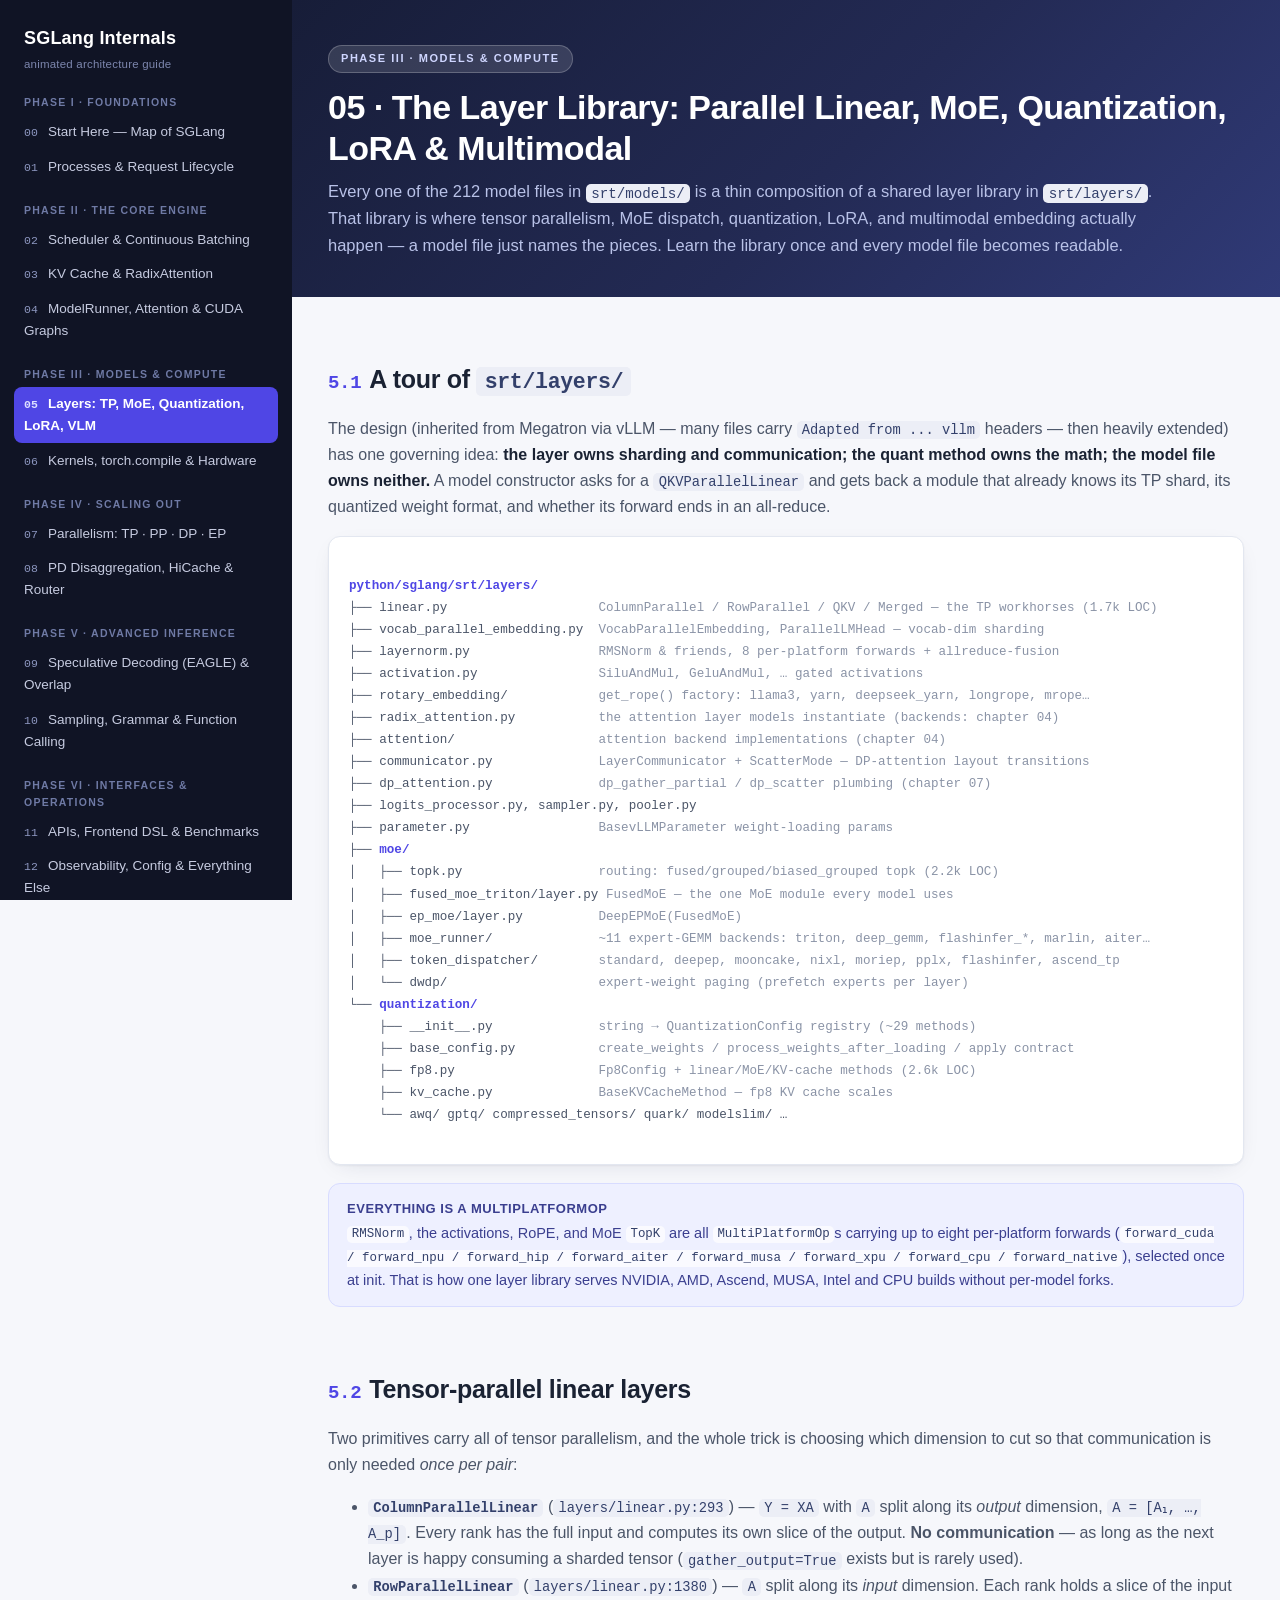
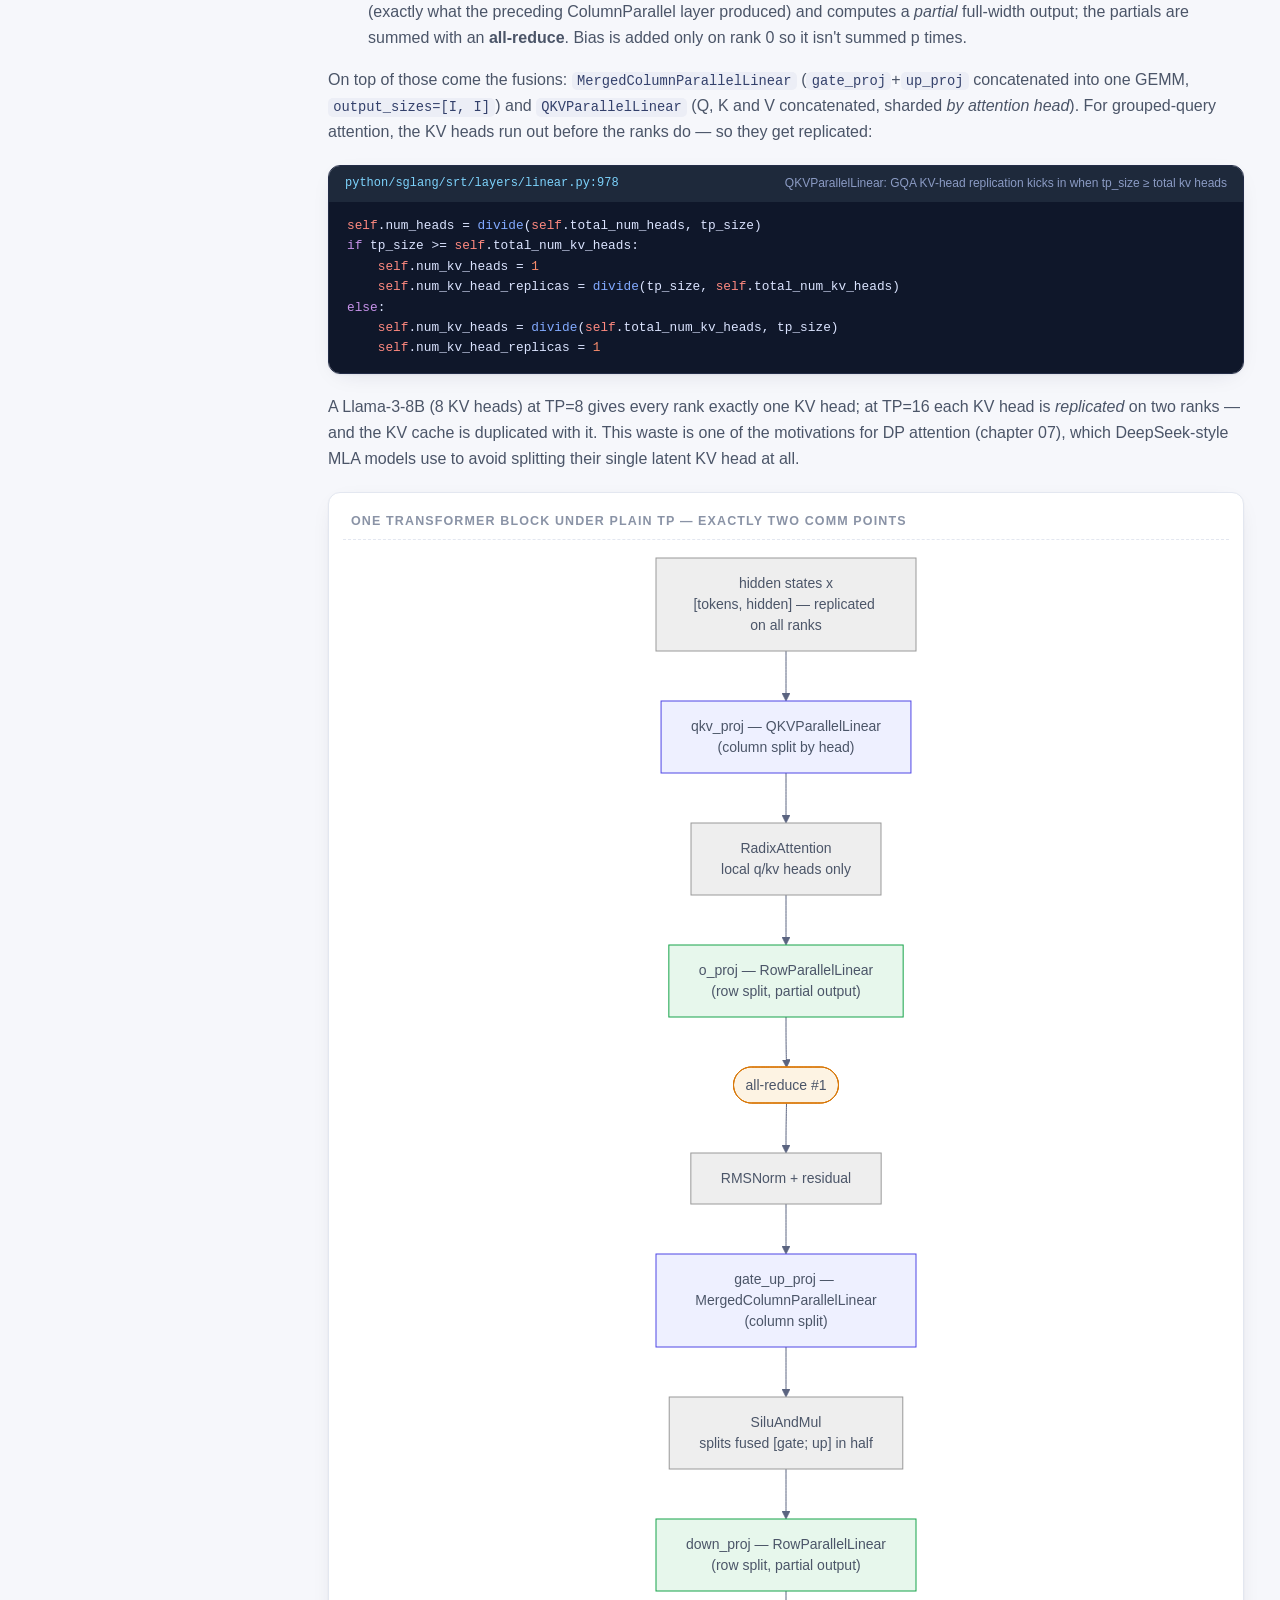
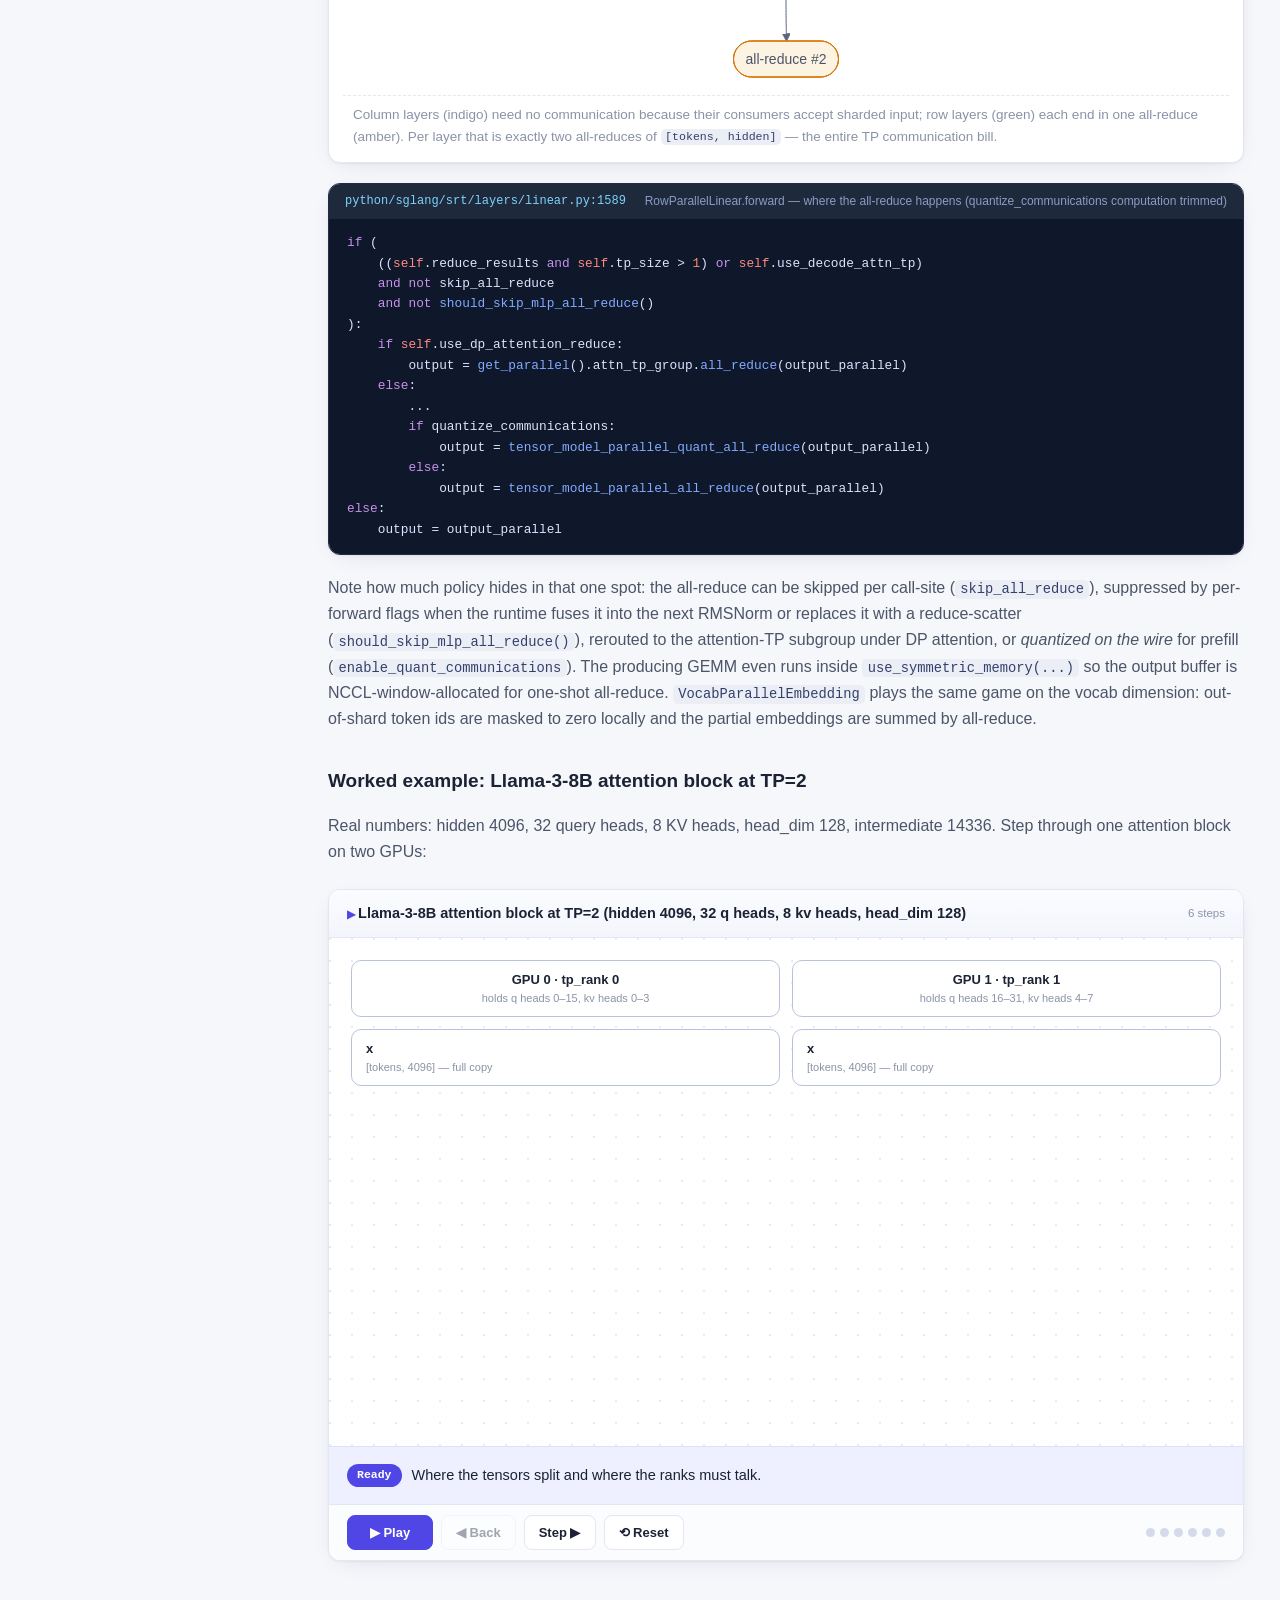
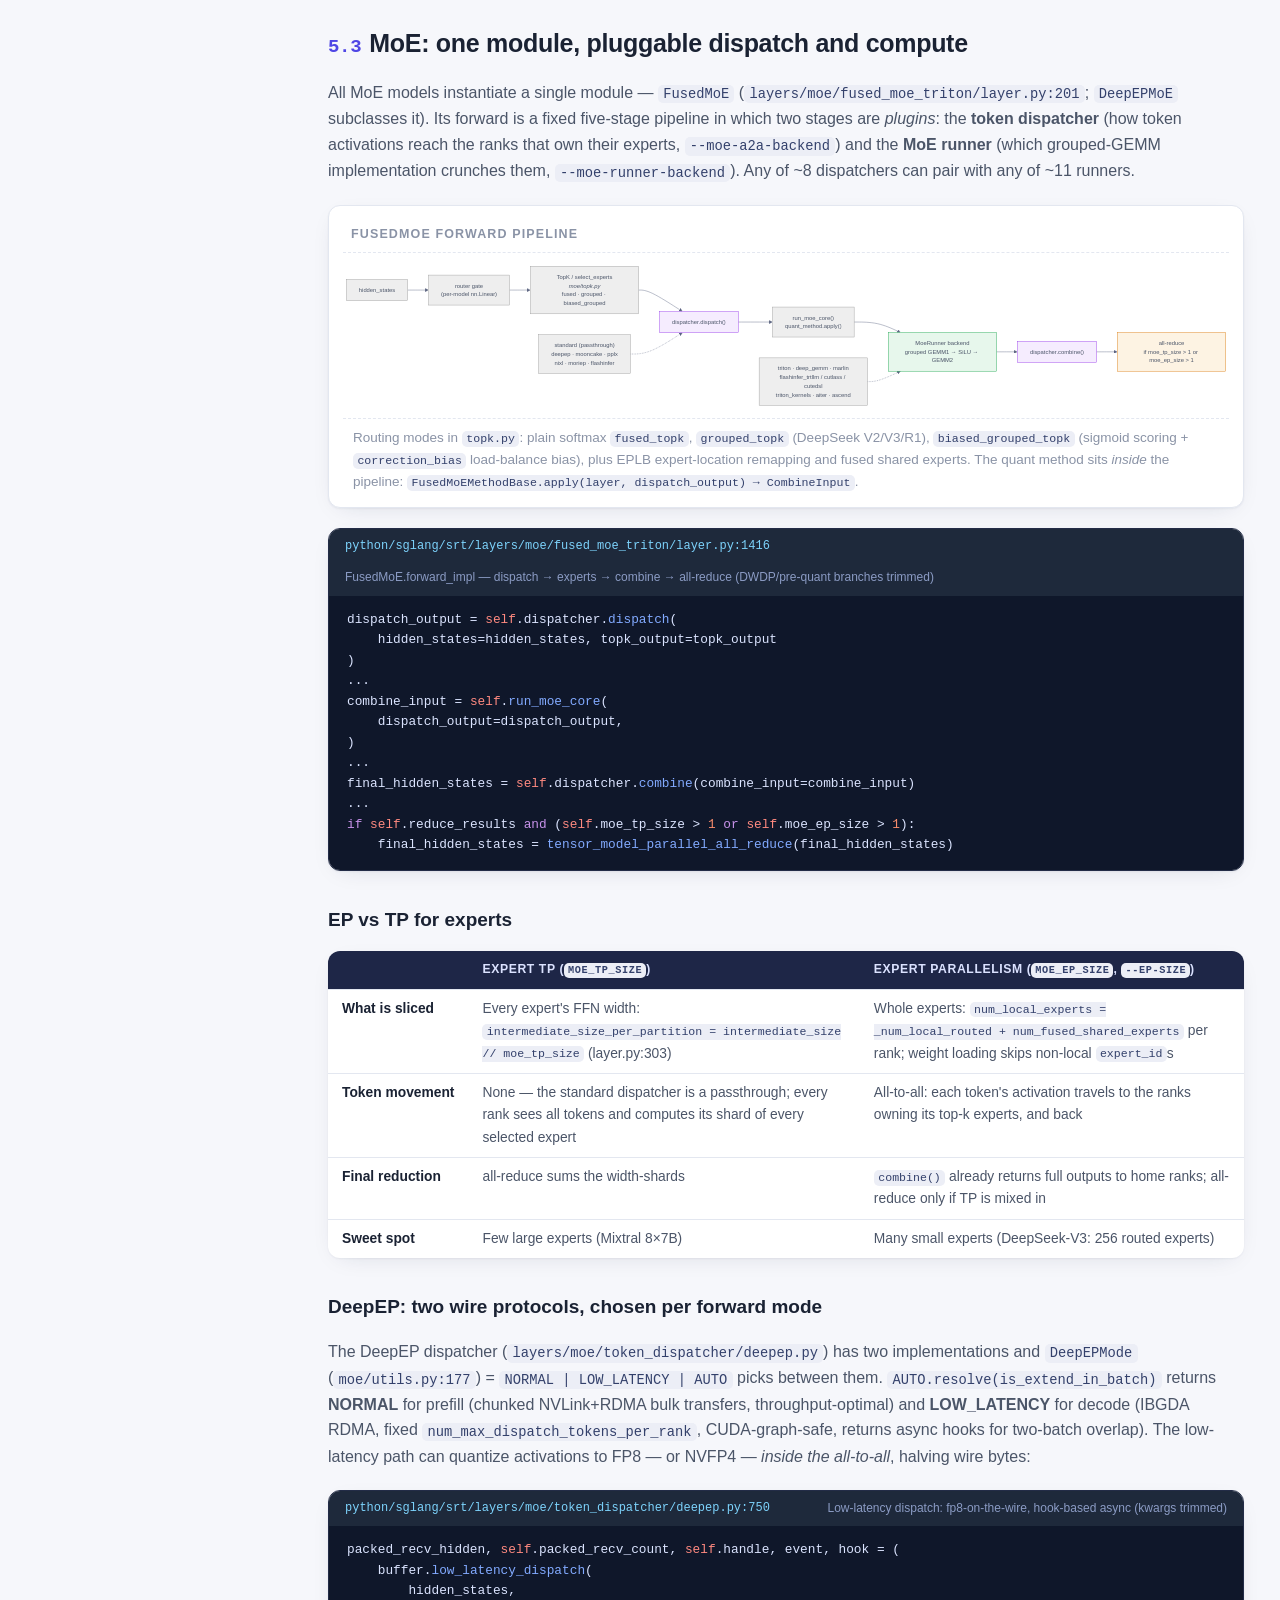
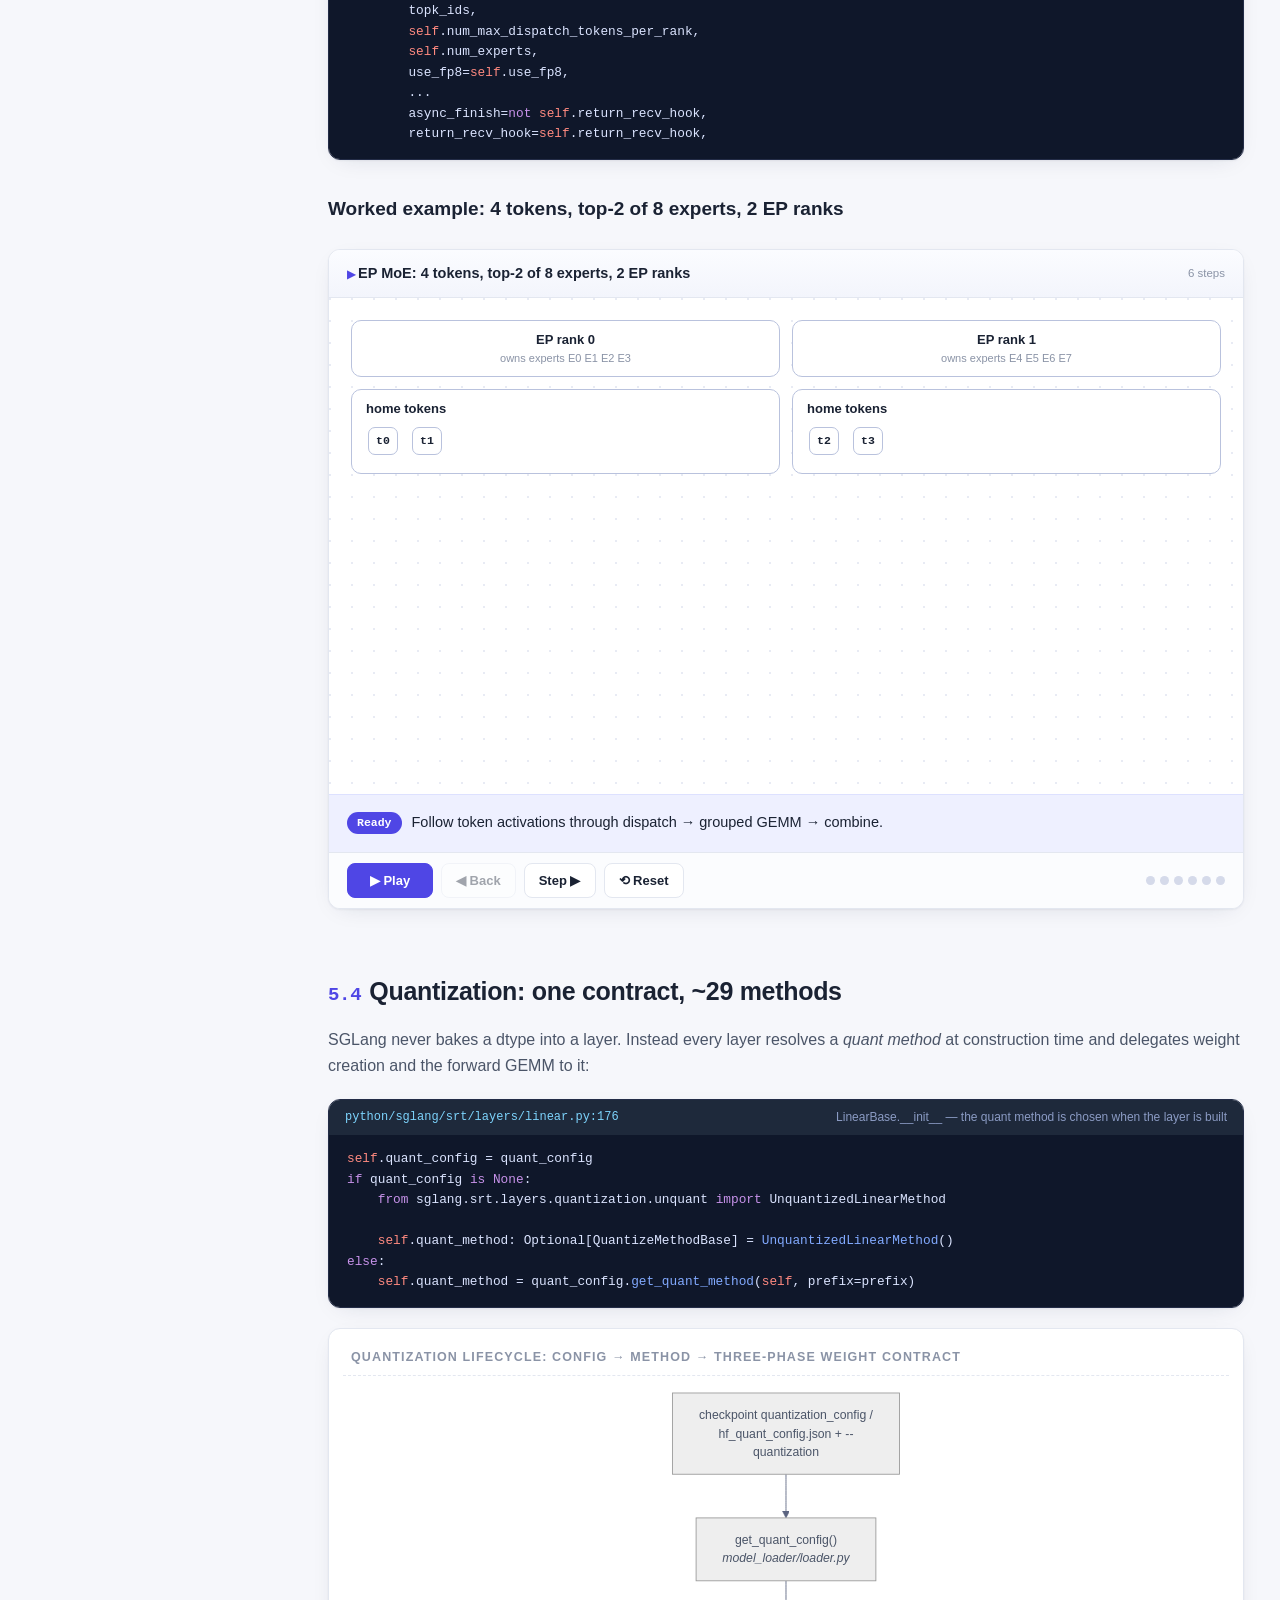
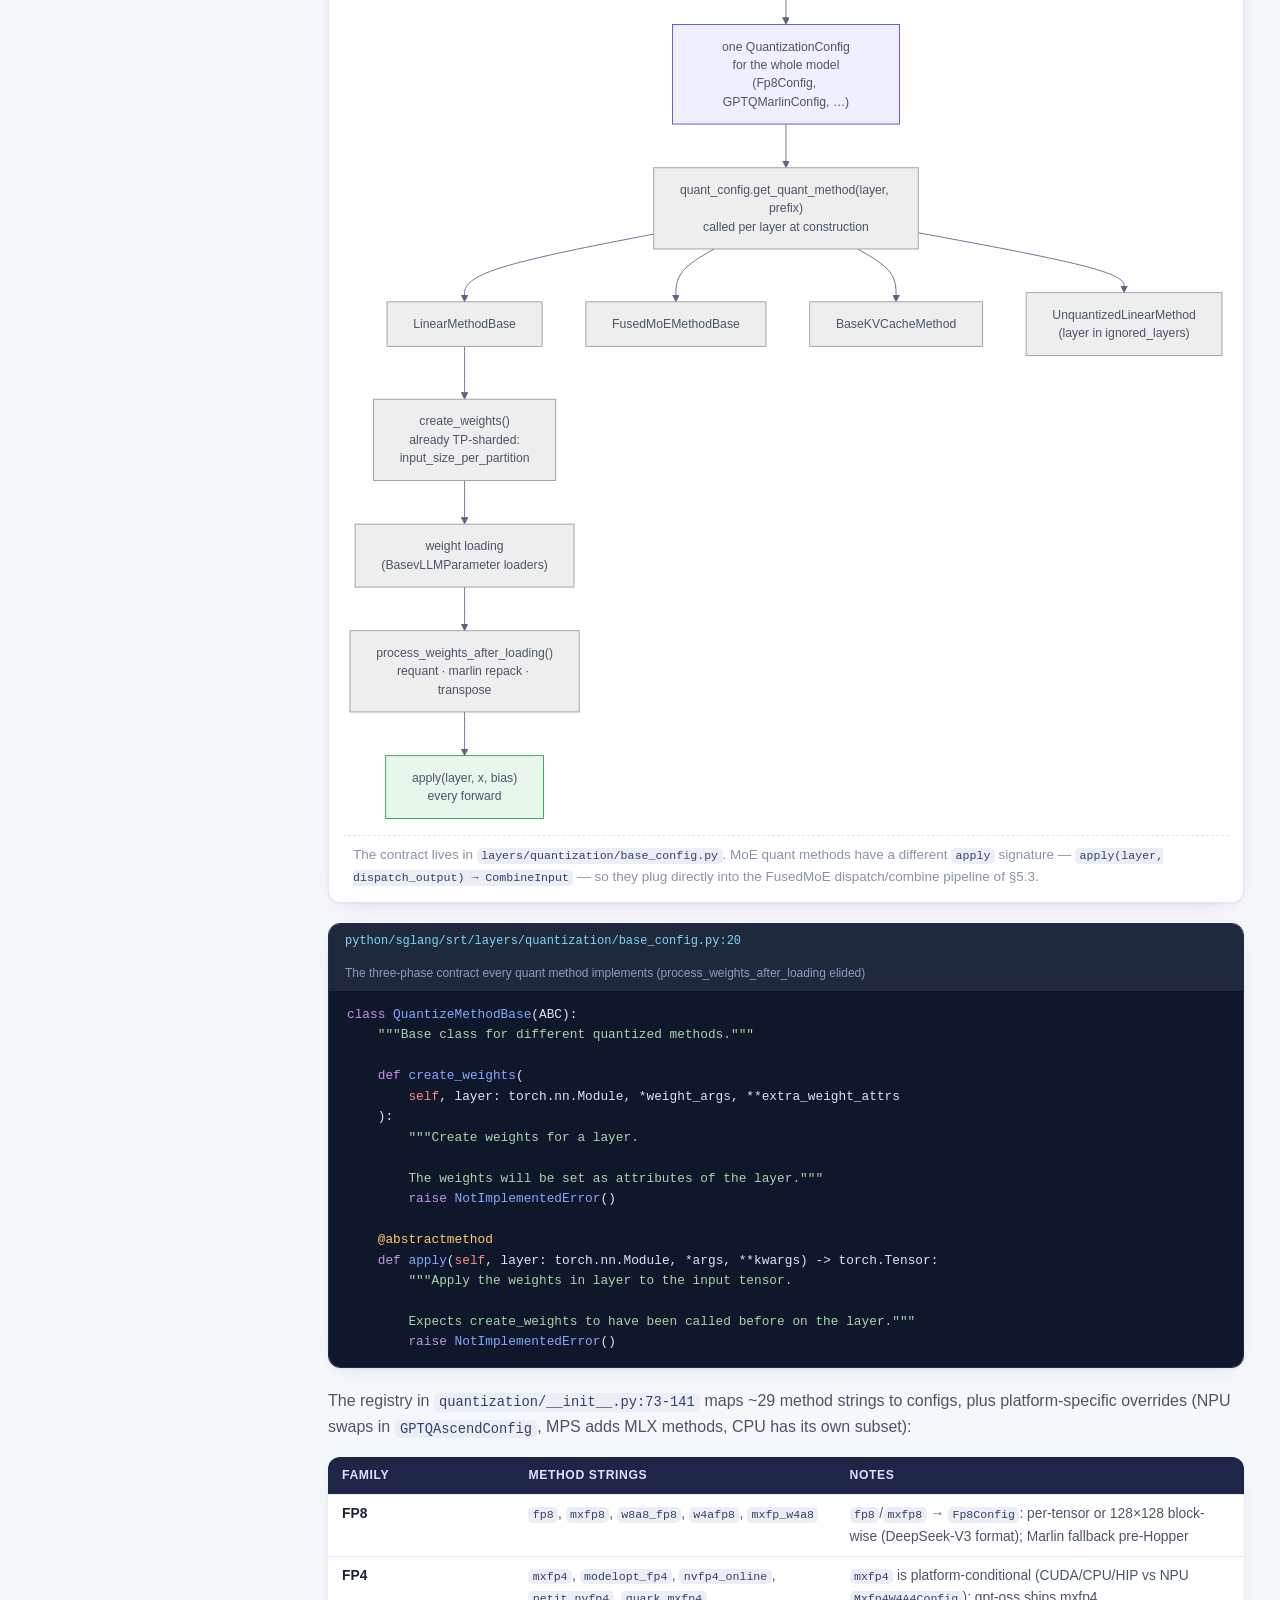
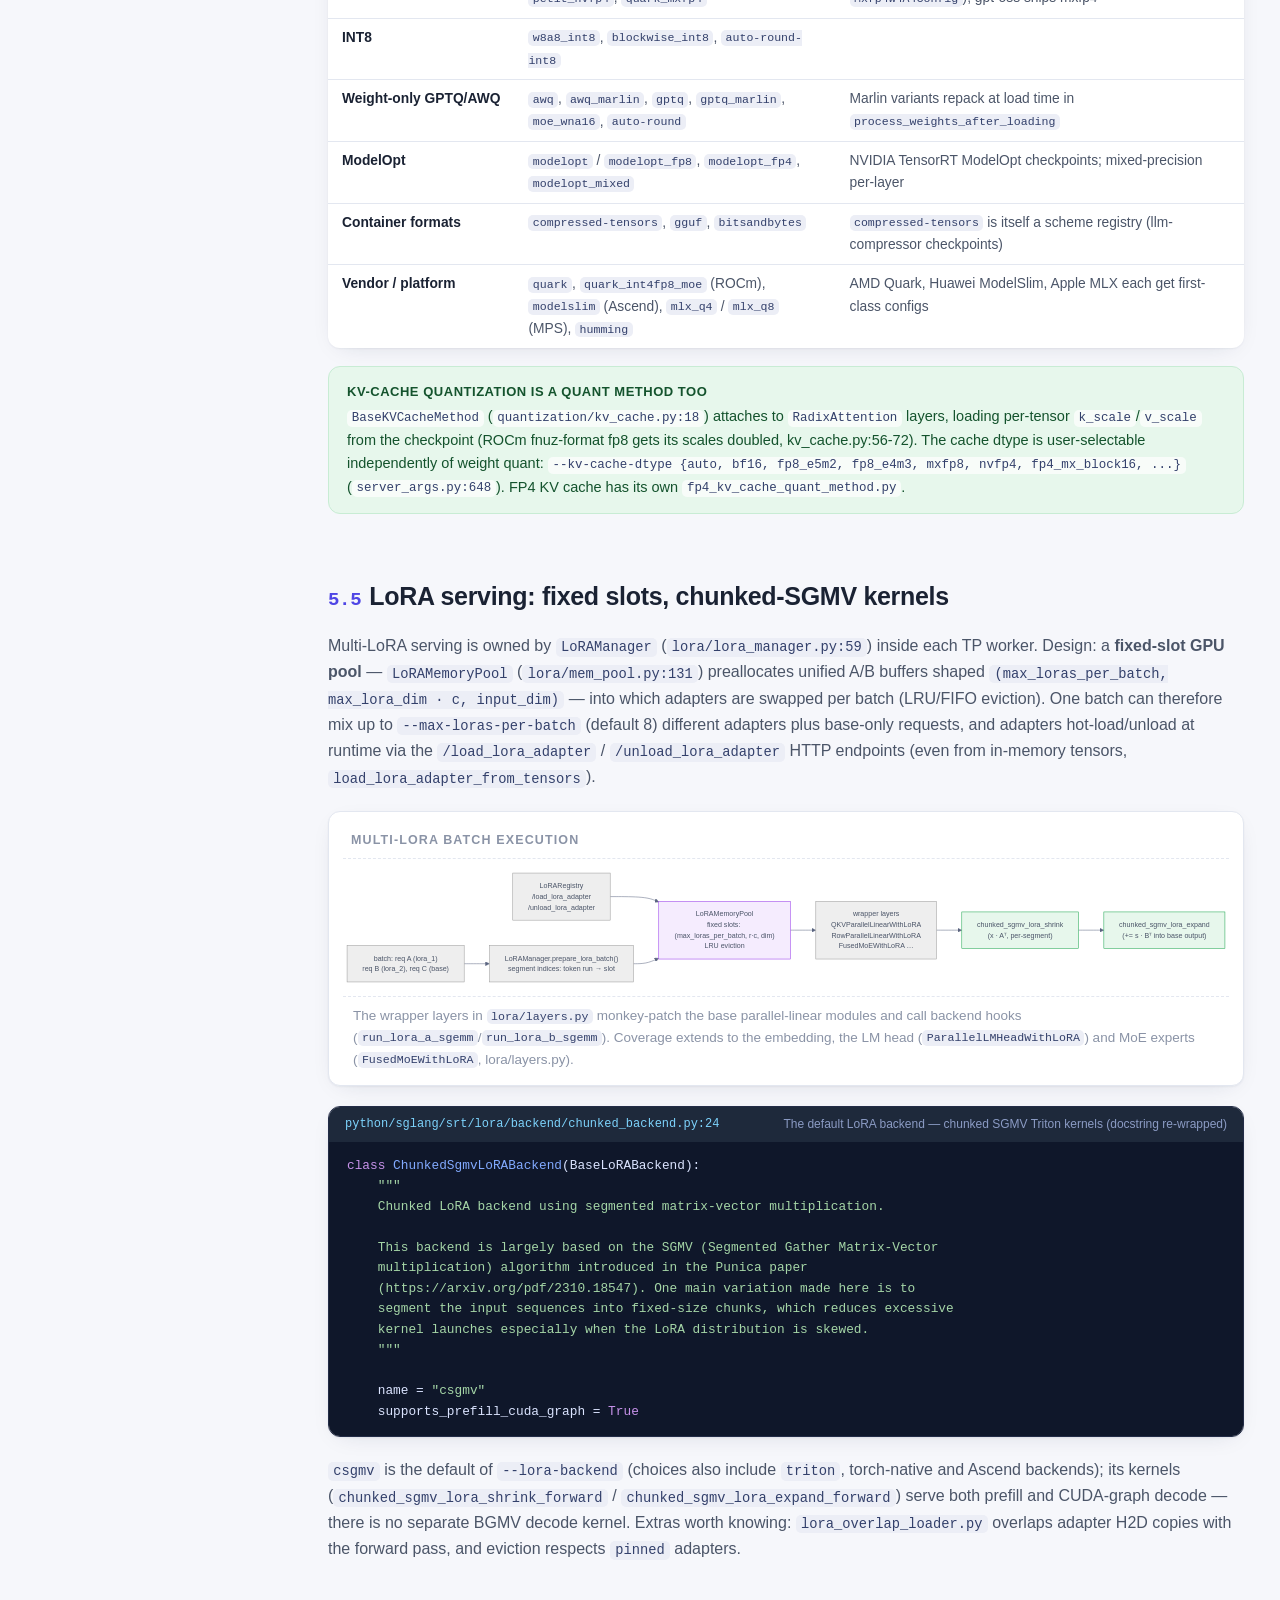
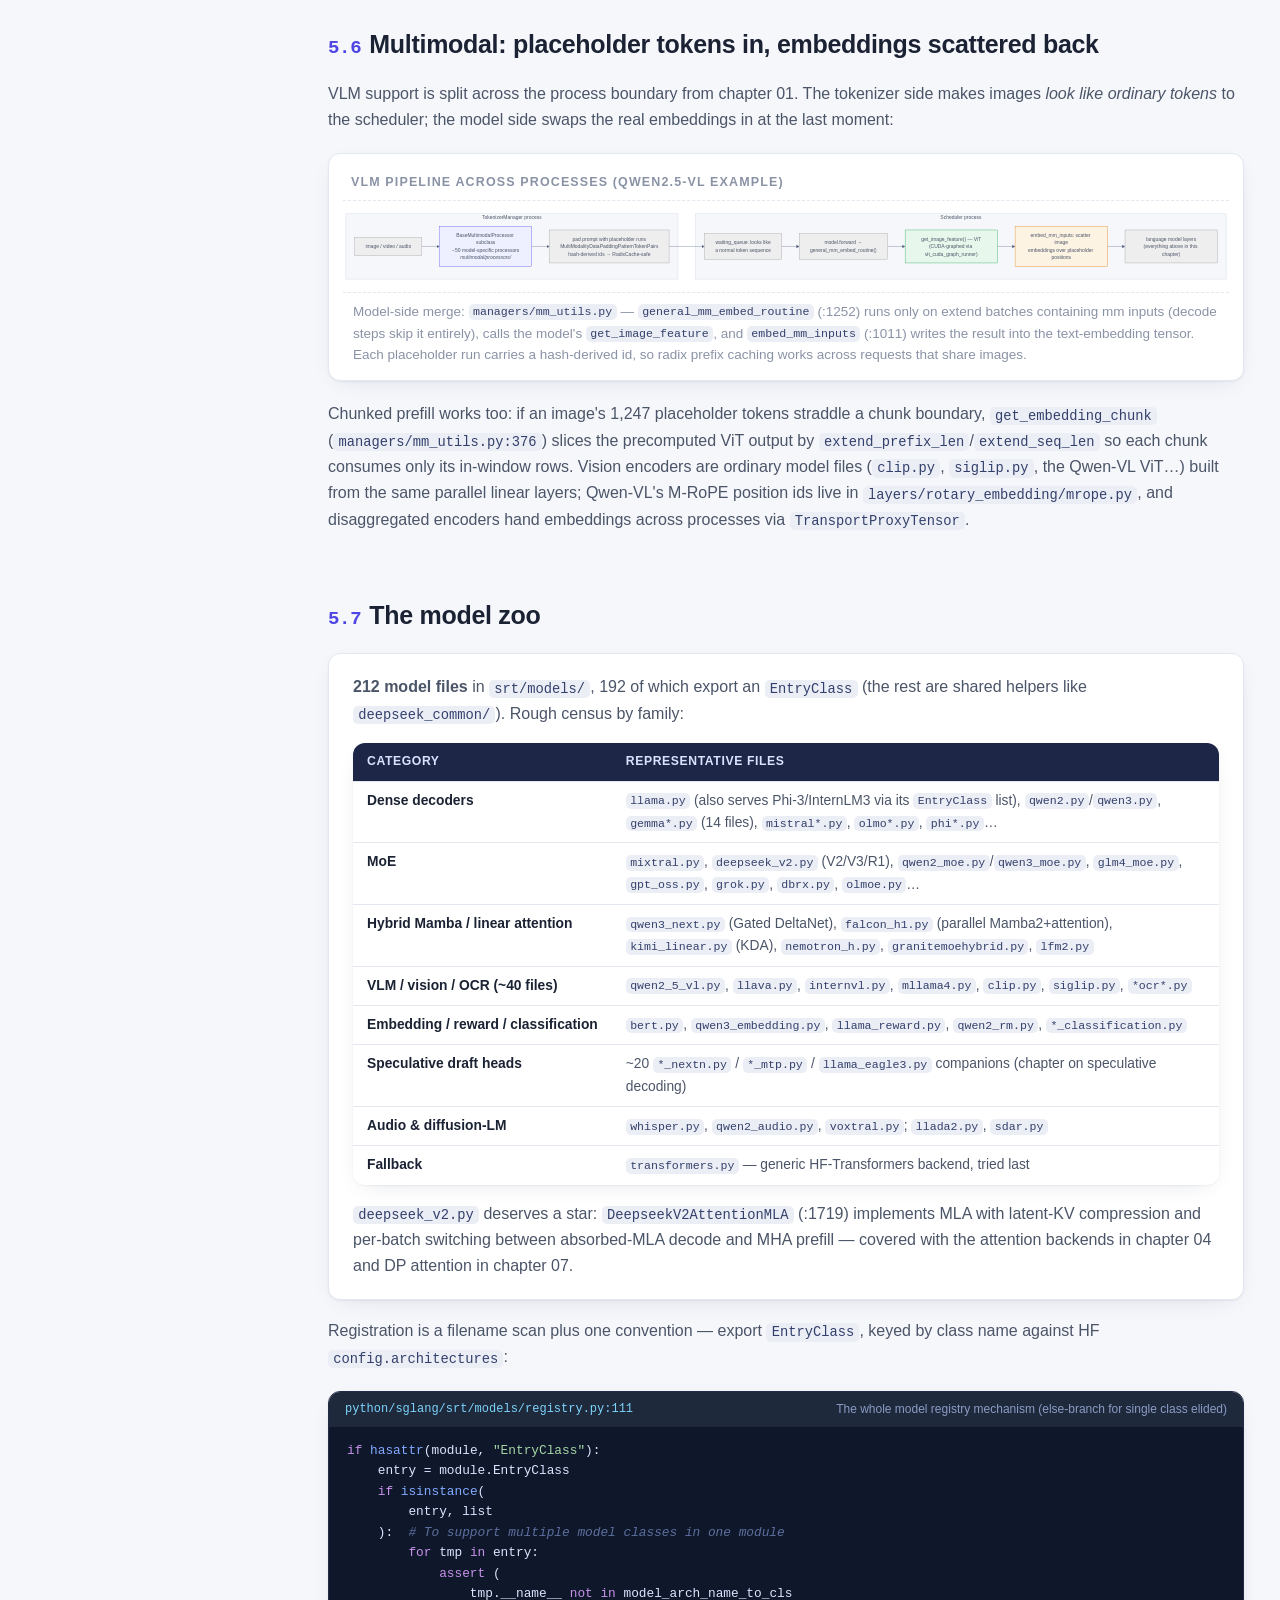
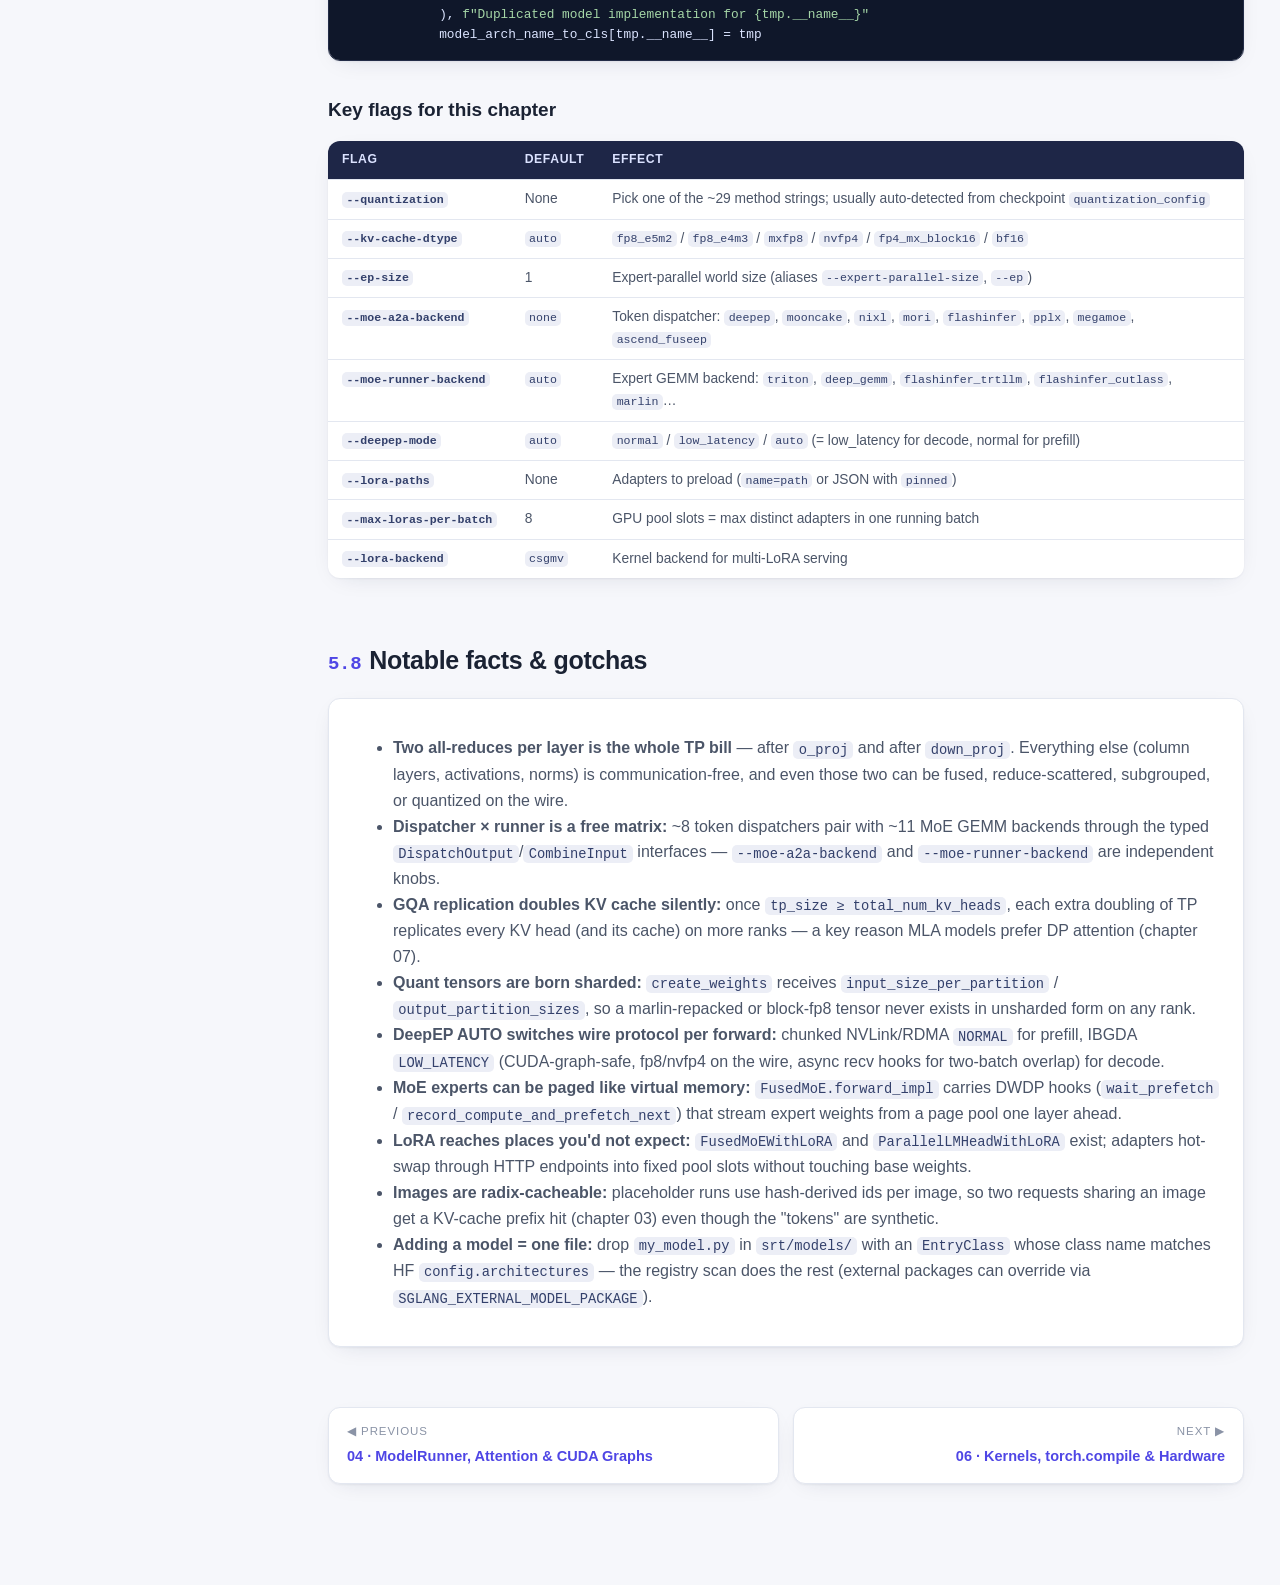
<file: architecture-viz/05-layers.html>
<!DOCTYPE html>
<html lang="en">
<head>
<meta charset="utf-8">
<meta name="viewport" content="width=device-width, initial-scale=1">
<title>05 · Layers: TP, MoE, Quantization, LoRA, VLM — SGLang Internals</title>
<link rel="stylesheet" href="assets/style.css">
<script src="assets/mermaid.min.js"></script>
<script src="assets/viz.js"></script>
</head>
<body>
<div class="layout">
<main>
  <div class="page-hero"><div class="content">
    <span class="phase-badge">Phase III · Models &amp; Compute</span>
    <h1>05 · The Layer Library: Parallel Linear, MoE, Quantization, LoRA &amp; Multimodal</h1>
    <p class="lede">
      Every one of the 212 model files in <code>srt/models/</code> is a thin composition of a
      shared layer library in <code>srt/layers/</code>. That library is where tensor parallelism,
      MoE dispatch, quantization, LoRA, and multimodal embedding actually happen — a model file
      just names the pieces. Learn the library once and every model file becomes readable.
    </p>
  </div></div>

  <div class="content">

  <h2><span class="sec-num">5.1</span>A tour of <code>srt/layers/</code></h2>
  <p>
    The design (inherited from Megatron via vLLM — many files carry
    <code>Adapted from ... vllm</code> headers — then heavily extended) has one governing idea:
    <strong>the layer owns sharding and communication; the quant method owns the math; the model
    file owns neither.</strong> A model constructor asks for a
    <code>QKVParallelLinear</code> and gets back a module that already knows its TP shard, its
    quantized weight format, and whether its forward ends in an all-reduce.
  </p>

  <div class="filetree">
<b>python/sglang/srt/layers/</b>
├── linear.py                    <i>ColumnParallel / RowParallel / QKV / Merged — the TP workhorses (1.7k LOC)</i>
├── vocab_parallel_embedding.py  <i>VocabParallelEmbedding, ParallelLMHead — vocab-dim sharding</i>
├── layernorm.py                 <i>RMSNorm &amp; friends, 8 per-platform forwards + allreduce-fusion</i>
├── activation.py                <i>SiluAndMul, GeluAndMul, … gated activations</i>
├── rotary_embedding/            <i>get_rope() factory: llama3, yarn, deepseek_yarn, longrope, mrope…</i>
├── radix_attention.py           <i>the attention layer models instantiate (backends: chapter 04)</i>
├── attention/                   <i>attention backend implementations (chapter 04)</i>
├── communicator.py              <i>LayerCommunicator + ScatterMode — DP-attention layout transitions</i>
├── dp_attention.py              <i>dp_gather_partial / dp_scatter plumbing (chapter 07)</i>
├── logits_processor.py, sampler.py, pooler.py
├── parameter.py                 <i>BasevLLMParameter weight-loading params</i>
├── <b>moe/</b>
│   ├── topk.py                  <i>routing: fused/grouped/biased_grouped topk (2.2k LOC)</i>
│   ├── fused_moe_triton/layer.py <i>FusedMoE — the one MoE module every model uses</i>
│   ├── ep_moe/layer.py          <i>DeepEPMoE(FusedMoE)</i>
│   ├── moe_runner/              <i>~11 expert-GEMM backends: triton, deep_gemm, flashinfer_*, marlin, aiter…</i>
│   ├── token_dispatcher/        <i>standard, deepep, mooncake, nixl, moriep, pplx, flashinfer, ascend_tp</i>
│   └── dwdp/                    <i>expert-weight paging (prefetch experts per layer)</i>
└── <b>quantization/</b>
    ├── __init__.py              <i>string → QuantizationConfig registry (~29 methods)</i>
    ├── base_config.py           <i>create_weights / process_weights_after_loading / apply contract</i>
    ├── fp8.py                   <i>Fp8Config + linear/MoE/KV-cache methods (2.6k LOC)</i>
    ├── kv_cache.py              <i>BaseKVCacheMethod — fp8 KV cache scales</i>
    └── awq/ gptq/ compressed_tensors/ quark/ modelslim/ …
  </div>

  <div class="callout note"><span class="co-title">Everything is a MultiPlatformOp</span>
    <code>RMSNorm</code>, the activations, RoPE, and MoE <code>TopK</code> are all
    <code>MultiPlatformOp</code>s carrying up to eight per-platform forwards
    (<code>forward_cuda / forward_npu / forward_hip / forward_aiter / forward_musa /
    forward_xpu / forward_cpu / forward_native</code>), selected once at init. That is how one
    layer library serves NVIDIA, AMD, Ascend, MUSA, Intel and CPU builds without per-model forks.
  </div>

  <h2><span class="sec-num">5.2</span>Tensor-parallel linear layers</h2>
  <p>
    Two primitives carry all of tensor parallelism, and the whole trick is choosing which
    dimension to cut so that communication is only needed <em>once per pair</em>:
  </p>
  <ul>
    <li><strong><code>ColumnParallelLinear</code></strong> (<code>layers/linear.py:293</code>) —
      <code>Y = XA</code> with <code>A</code> split along its <em>output</em> dimension,
      <code>A = [A₁, …, A_p]</code>. Every rank has the full input and computes its own slice of
      the output. <b>No communication</b> — as long as the next layer is happy consuming a sharded
      tensor (<code>gather_output=True</code> exists but is rarely used).</li>
    <li><strong><code>RowParallelLinear</code></strong> (<code>layers/linear.py:1380</code>) —
      <code>A</code> split along its <em>input</em> dimension. Each rank holds a slice of the
      input (exactly what the preceding ColumnParallel layer produced) and computes a
      <em>partial</em> full-width output; the partials are summed with an
      <b>all-reduce</b>. Bias is added only on rank 0 so it isn't summed p times.</li>
  </ul>
  <p>
    On top of those come the fusions: <code>MergedColumnParallelLinear</code>
    (<code>gate_proj</code>+<code>up_proj</code> concatenated into one GEMM,
    <code>output_sizes=[I, I]</code>) and <code>QKVParallelLinear</code>
    (Q, K and V concatenated, sharded <em>by attention head</em>). For grouped-query attention,
    the KV heads run out before the ranks do — so they get replicated:
  </p>

  <div class="snippet" data-lang="python" data-file="python/sglang/srt/layers/linear.py:978" data-desc="QKVParallelLinear: GQA KV-head replication kicks in when tp_size ≥ total kv heads">
<pre>
self.num_heads = divide(self.total_num_heads, tp_size)
if tp_size >= self.total_num_kv_heads:
    self.num_kv_heads = 1
    self.num_kv_head_replicas = divide(tp_size, self.total_num_kv_heads)
else:
    self.num_kv_heads = divide(self.total_num_kv_heads, tp_size)
    self.num_kv_head_replicas = 1
</pre>
  </div>

  <p>
    A Llama-3-8B (8 KV heads) at TP=8 gives every rank exactly one KV head; at TP=16 each KV head
    is <em>replicated</em> on two ranks — and the KV cache is duplicated with it. This waste is one
    of the motivations for DP attention (chapter 07), which DeepSeek-style MLA models use to avoid
    splitting their single latent KV head at all.
  </p>

  <div class="diagram">
    <div class="dg-title">One transformer block under plain TP — exactly two comm points</div>
    <pre class="mermaid">
flowchart TB
  x["hidden states x<br/>[tokens, hidden] — replicated on all ranks"]
  qkv["qkv_proj — QKVParallelLinear<br/>(column split by head)"]
  attn["RadixAttention<br/>local q/kv heads only"]
  o["o_proj — RowParallelLinear<br/>(row split, partial output)"]
  ar1(["all-reduce #1"])
  norm["RMSNorm + residual"]
  gu["gate_up_proj — MergedColumnParallelLinear<br/>(column split)"]
  act["SiluAndMul<br/>splits fused [gate; up] in half"]
  down["down_proj — RowParallelLinear<br/>(row split, partial output)"]
  ar2(["all-reduce #2"])
  x --> qkv --> attn --> o --> ar1 --> norm --> gu --> act --> down --> ar2
  style ar1 fill:#fdf3e3,stroke:#d97706
  style ar2 fill:#fdf3e3,stroke:#d97706
  style qkv fill:#eef0ff,stroke:#4f46e5
  style gu fill:#eef0ff,stroke:#4f46e5
  style o fill:#e7f7ec,stroke:#16a34a
  style down fill:#e7f7ec,stroke:#16a34a
    </pre>
    <div class="dg-caption">
      Column layers (indigo) need no communication because their consumers accept sharded input;
      row layers (green) each end in one all-reduce (amber). Per layer that is exactly two
      all-reduces of <code>[tokens, hidden]</code> — the entire TP communication bill.
    </div>
  </div>

  <div class="snippet" data-lang="python" data-file="python/sglang/srt/layers/linear.py:1589" data-desc="RowParallelLinear.forward — where the all-reduce happens (quantize_communications computation trimmed)">
<pre>
if (
    ((self.reduce_results and self.tp_size > 1) or self.use_decode_attn_tp)
    and not skip_all_reduce
    and not should_skip_mlp_all_reduce()
):
    if self.use_dp_attention_reduce:
        output = get_parallel().attn_tp_group.all_reduce(output_parallel)
    else:
        ...
        if quantize_communications:
            output = tensor_model_parallel_quant_all_reduce(output_parallel)
        else:
            output = tensor_model_parallel_all_reduce(output_parallel)
else:
    output = output_parallel
</pre>
  </div>

  <p>
    Note how much policy hides in that one spot: the all-reduce can be skipped per call-site
    (<code>skip_all_reduce</code>), suppressed by per-forward flags when the runtime fuses it into
    the next RMSNorm or replaces it with a reduce-scatter
    (<code>should_skip_mlp_all_reduce()</code>), rerouted to the attention-TP subgroup under DP
    attention, or <em>quantized on the wire</em> for prefill
    (<code>enable_quant_communications</code>). The producing GEMM even runs inside
    <code>use_symmetric_memory(...)</code> so the output buffer is NCCL-window-allocated for
    one-shot all-reduce. <code>VocabParallelEmbedding</code> plays the same game on the vocab
    dimension: out-of-shard token ids are masked to zero locally and the partial embeddings are
    summed by all-reduce.
  </p>

  <h3>Worked example: Llama-3-8B attention block at TP=2</h3>
  <p>
    Real numbers: hidden 4096, 32 query heads, 8 KV heads, head_dim 128, intermediate 14336.
    Step through one attention block on two GPUs:
  </p>

  <div class="stepper" id="st-tp">
    <div class="st-scene">
      <div style="display:grid; grid-template-columns: 1fr 1fr; gap:12px; min-width:780px">
        <div class="sc-box" id="tp-h0" style="text-align:center">GPU 0 · tp_rank 0<small>holds q heads 0–15, kv heads 0–3</small></div>
        <div class="sc-box" id="tp-h1" style="text-align:center">GPU 1 · tp_rank 1<small>holds q heads 16–31, kv heads 4–7</small></div>

        <div class="sc-box" id="tp-x0">x<small>[tokens, 4096] — full copy</small></div>
        <div class="sc-box" id="tp-x1">x<small>[tokens, 4096] — full copy</small></div>

        <div class="sc-box appear" id="tp-q0">qkv_proj (QKVParallelLinear)<small>W: 4096 → 3072 = 16q·128 + 4k·128 + 4v·128</small></div>
        <div class="sc-box appear" id="tp-q1">qkv_proj (QKVParallelLinear)<small>W: 4096 → 3072 (its half of 6144)</small></div>

        <div class="sc-box appear" id="tp-a0">RoPE + attention<small>16 q heads over 4 local kv heads (GQA group 4)</small></div>
        <div class="sc-box appear" id="tp-a1">RoPE + attention<small>KV cache stores only these 4 kv heads</small></div>

        <div class="sc-box appear" id="tp-o0">o_proj (RowParallelLinear)<small>W: 2048 → 4096 ⇒ partial Y₀</small></div>
        <div class="sc-box appear" id="tp-o1">o_proj (RowParallelLinear)<small>W: 2048 → 4096 ⇒ partial Y₁</small></div>

        <div class="sc-box appear" id="tp-ar" style="grid-column: span 2; text-align:center; border-style:dashed">tensor_model_parallel_all_reduce<small>Y = Y₀ + Y₁ · [tokens, 4096] · comm point #1</small></div>

        <div class="sc-box appear" id="tp-mlp" style="grid-column: span 2; text-align:center">MLP repeats the pattern<small>gate_up 4096→2·7168 (column) → SiluAndMul → down_proj 7168→4096 (row) → all-reduce #2</small></div>
      </div>
    </div>
  </div>

  <h2><span class="sec-num">5.3</span>MoE: one module, pluggable dispatch and compute</h2>
  <p>
    All MoE models instantiate a single module — <code>FusedMoE</code>
    (<code>layers/moe/fused_moe_triton/layer.py:201</code>; <code>DeepEPMoE</code> subclasses it).
    Its forward is a fixed five-stage pipeline in which two stages are <em>plugins</em>: the
    <b>token dispatcher</b> (how token activations reach the ranks that own their experts,
    <code>--moe-a2a-backend</code>) and the <b>MoE runner</b> (which grouped-GEMM implementation
    crunches them, <code>--moe-runner-backend</code>). Any of ~8 dispatchers can pair with any of
    ~11 runners.
  </p>

  <div class="diagram">
    <div class="dg-title">FusedMoE forward pipeline</div>
    <pre class="mermaid">
flowchart LR
  hs["hidden_states"] --> gate["router gate<br/>(per-model nn.Linear)"]
  gate --> topk["TopK / select_experts<br/><i>moe/topk.py</i><br/>fused · grouped · biased_grouped"]
  topk --> disp["dispatcher.dispatch()"]
  disp --> core["run_moe_core()<br/>quant_method.apply()"]
  core --> runner["MoeRunner backend<br/>grouped GEMM1 → SiLU → GEMM2"]
  runner --> comb["dispatcher.combine()"]
  comb --> ar["all-reduce<br/>if moe_tp_size &gt; 1 or moe_ep_size &gt; 1"]
  dispimpl["standard (passthrough)<br/>deepep · mooncake · pplx<br/>nixl · moriep · flashinfer"] -.-> disp
  runimpl["triton · deep_gemm · marlin<br/>flashinfer_trtllm / cutlass / cutedsl<br/>triton_kernels · aiter · ascend"] -.-> runner
  style disp fill:#f5ecfe,stroke:#9333ea
  style comb fill:#f5ecfe,stroke:#9333ea
  style runner fill:#e7f7ec,stroke:#16a34a
  style ar fill:#fdf3e3,stroke:#d97706
    </pre>
    <div class="dg-caption">
      Routing modes in <code>topk.py</code>: plain softmax <code>fused_topk</code>,
      <code>grouped_topk</code> (DeepSeek V2/V3/R1), <code>biased_grouped_topk</code>
      (sigmoid scoring + <code>correction_bias</code> load-balance bias), plus EPLB
      expert-location remapping and fused shared experts. The quant method sits <i>inside</i> the
      pipeline: <code>FusedMoEMethodBase.apply(layer, dispatch_output) → CombineInput</code>.
    </div>
  </div>

  <div class="snippet" data-lang="python" data-file="python/sglang/srt/layers/moe/fused_moe_triton/layer.py:1416" data-desc="FusedMoE.forward_impl — dispatch → experts → combine → all-reduce (DWDP/pre-quant branches trimmed)">
<pre>
dispatch_output = self.dispatcher.dispatch(
    hidden_states=hidden_states, topk_output=topk_output
)
...
combine_input = self.run_moe_core(
    dispatch_output=dispatch_output,
)
...
final_hidden_states = self.dispatcher.combine(combine_input=combine_input)
...
if self.reduce_results and (self.moe_tp_size > 1 or self.moe_ep_size > 1):
    final_hidden_states = tensor_model_parallel_all_reduce(final_hidden_states)
</pre>
  </div>

  <h3>EP vs TP for experts</h3>
  <table class="tbl">
    <tr><th></th><th>Expert TP (<code>moe_tp_size</code>)</th><th>Expert parallelism (<code>moe_ep_size</code>, <code>--ep-size</code>)</th></tr>
    <tr><td>What is sliced</td>
      <td>Every expert's FFN width: <code>intermediate_size_per_partition = intermediate_size // moe_tp_size</code> (layer.py:303)</td>
      <td>Whole experts: <code>num_local_experts = _num_local_routed + num_fused_shared_experts</code> per rank; weight loading skips non-local <code>expert_id</code>s</td></tr>
    <tr><td>Token movement</td>
      <td>None — the standard dispatcher is a passthrough; every rank sees all tokens and computes its shard of every selected expert</td>
      <td>All-to-all: each token's activation travels to the ranks owning its top-k experts, and back</td></tr>
    <tr><td>Final reduction</td>
      <td>all-reduce sums the width-shards</td>
      <td><code>combine()</code> already returns full outputs to home ranks; all-reduce only if TP is mixed in</td></tr>
    <tr><td>Sweet spot</td>
      <td>Few large experts (Mixtral 8×7B)</td>
      <td>Many small experts (DeepSeek-V3: 256 routed experts)</td></tr>
  </table>

  <h3>DeepEP: two wire protocols, chosen per forward mode</h3>
  <p>
    The DeepEP dispatcher (<code>layers/moe/token_dispatcher/deepep.py</code>) has two
    implementations and <code>DeepEPMode</code> (<code>moe/utils.py:177</code>) =
    <code>NORMAL | LOW_LATENCY | AUTO</code> picks between them.
    <code>AUTO.resolve(is_extend_in_batch)</code> returns <b>NORMAL</b> for prefill (chunked
    NVLink+RDMA bulk transfers, throughput-optimal) and <b>LOW_LATENCY</b> for decode (IBGDA RDMA,
    fixed <code>num_max_dispatch_tokens_per_rank</code>, CUDA-graph-safe, returns async hooks for
    two-batch overlap). The low-latency path can quantize activations to FP8 — or NVFP4 —
    <em>inside the all-to-all</em>, halving wire bytes:
  </p>

  <div class="snippet" data-lang="python" data-file="python/sglang/srt/layers/moe/token_dispatcher/deepep.py:750" data-desc="Low-latency dispatch: fp8-on-the-wire, hook-based async (kwargs trimmed)">
<pre>
packed_recv_hidden, self.packed_recv_count, self.handle, event, hook = (
    buffer.low_latency_dispatch(
        hidden_states,
        topk_ids,
        self.num_max_dispatch_tokens_per_rank,
        self.num_experts,
        use_fp8=self.use_fp8,
        ...
        async_finish=not self.return_recv_hook,
        return_recv_hook=self.return_recv_hook,
</pre>
  </div>

  <h3>Worked example: 4 tokens, top-2 of 8 experts, 2 EP ranks</h3>
  <div class="stepper" id="st-moe">
    <div class="st-scene">
      <div style="display:grid; grid-template-columns: 1fr 1fr; gap:12px; min-width:780px">
        <div class="sc-box" id="mo-r0" style="text-align:center">EP rank 0<small>owns experts E0 E1 E2 E3</small></div>
        <div class="sc-box" id="mo-r1" style="text-align:center">EP rank 1<small>owns experts E4 E5 E6 E7</small></div>

        <div class="sc-box" id="mo-home0">home tokens
          <div class="sc-row" style="margin-top:6px"><span class="tok" id="mo-t0">t0</span><span class="tok" id="mo-t1">t1</span></div>
        </div>
        <div class="sc-box" id="mo-home1">home tokens
          <div class="sc-row" style="margin-top:6px"><span class="tok" id="mo-t2">t2</span><span class="tok" id="mo-t3">t3</span></div>
        </div>

        <div class="sc-box appear" id="mo-route" style="grid-column: span 2; text-align:center">select_experts → TopKOutput(topk_weights, topk_ids)<small>t0→{E1·0.7, E5·0.3} &nbsp; t1→{E0·0.6, E2·0.4} &nbsp; t2→{E4·0.8, E6·0.2} &nbsp; t3→{E3·0.5, E5·0.5}</small></div>

        <div class="sc-box appear" id="mo-d0">after dispatch (rank 0 recv)
          <div class="sc-row" style="margin-top:6px; flex-wrap:wrap">
            <span class="tok appear" id="mo-d0a">t1→E0</span>
            <span class="tok appear" id="mo-d0b">t0→E1</span>
            <span class="tok appear" id="mo-d0c">t1→E2</span>
            <span class="tok appear" id="mo-d0d">t3→E3</span>
          </div>
        </div>
        <div class="sc-box appear" id="mo-d1">after dispatch (rank 1 recv)
          <div class="sc-row" style="margin-top:6px; flex-wrap:wrap">
            <span class="tok appear" id="mo-d1a">t2→E4</span>
            <span class="tok appear" id="mo-d1b">t0→E5</span>
            <span class="tok appear" id="mo-d1c">t3→E5</span>
            <span class="tok appear" id="mo-d1d">t2→E6</span>
          </div>
        </div>

        <div class="sc-box appear" id="mo-g0">run_moe_core — grouped GEMM<small>E0:[t1] · E1:[t0] · E2:[t1] · E3:[t3]</small></div>
        <div class="sc-box appear" id="mo-g1">run_moe_core — grouped GEMM<small>E4:[t2] · E5:[t0,t3] · E6:[t2] · E7: idle</small></div>

        <div class="sc-box appear" id="mo-comb" style="grid-column: span 2; text-align:center; border-style:dashed">dispatcher.combine( ) — all-to-all back to home ranks + weighted sum<small>y0 = 0.7·E1(t0) + 0.3·E5(t0) &nbsp;&nbsp; y3 = 0.5·E3(t3) + 0.5·E5(t3) …</small></div>
      </div>
    </div>
  </div>

  <h2><span class="sec-num">5.4</span>Quantization: one contract, ~29 methods</h2>
  <p>
    SGLang never bakes a dtype into a layer. Instead every layer resolves a
    <em>quant method</em> at construction time and delegates weight creation and the forward
    GEMM to it:
  </p>

  <div class="snippet" data-lang="python" data-file="python/sglang/srt/layers/linear.py:176" data-desc="LinearBase.__init__ — the quant method is chosen when the layer is built">
<pre>
self.quant_config = quant_config
if quant_config is None:
    from sglang.srt.layers.quantization.unquant import UnquantizedLinearMethod

    self.quant_method: Optional[QuantizeMethodBase] = UnquantizedLinearMethod()
else:
    self.quant_method = quant_config.get_quant_method(self, prefix=prefix)
</pre>
  </div>

  <div class="diagram">
    <div class="dg-title">Quantization lifecycle: config → method → three-phase weight contract</div>
    <pre class="mermaid">
flowchart TB
  ckpt["checkpoint quantization_config /<br/>hf_quant_config.json + --quantization"] --> gqc["get_quant_config()<br/><i>model_loader/loader.py</i>"]
  gqc --> qc["one QuantizationConfig<br/>for the whole model<br/>(Fp8Config, GPTQMarlinConfig, …)"]
  qc --> gqm["quant_config.get_quant_method(layer, prefix)<br/>called per layer at construction"]
  gqm --> lm["LinearMethodBase"]
  gqm --> mm["FusedMoEMethodBase"]
  gqm --> kv["BaseKVCacheMethod"]
  gqm --> unq["UnquantizedLinearMethod<br/>(layer in ignored_layers)"]
  lm --> cw["create_weights()<br/>already TP-sharded:<br/>input_size_per_partition"]
  cw --> load["weight loading<br/>(BasevLLMParameter loaders)"]
  load --> pwal["process_weights_after_loading()<br/>requant · marlin repack · transpose"]
  pwal --> apply["apply(layer, x, bias)<br/>every forward"]
  style qc fill:#eef0ff,stroke:#4f46e5
  style apply fill:#e7f7ec,stroke:#16a34a
    </pre>
    <div class="dg-caption">
      The contract lives in <code>layers/quantization/base_config.py</code>. MoE quant methods have
      a different <code>apply</code> signature — <code>apply(layer, dispatch_output) →
      CombineInput</code> — so they plug directly into the FusedMoE dispatch/combine pipeline of
      §5.3.
    </div>
  </div>

  <div class="snippet" data-lang="python" data-file="python/sglang/srt/layers/quantization/base_config.py:20" data-desc="The three-phase contract every quant method implements (process_weights_after_loading elided)">
<pre>
class QuantizeMethodBase(ABC):
    """Base class for different quantized methods."""

    def create_weights(
        self, layer: torch.nn.Module, *weight_args, **extra_weight_attrs
    ):
        """Create weights for a layer.

        The weights will be set as attributes of the layer."""
        raise NotImplementedError()

    @abstractmethod
    def apply(self, layer: torch.nn.Module, *args, **kwargs) -> torch.Tensor:
        """Apply the weights in layer to the input tensor.

        Expects create_weights to have been called before on the layer."""
        raise NotImplementedError()
</pre>
  </div>

  <p>
    The registry in <code>quantization/__init__.py:73-141</code> maps ~29 method strings to
    configs, plus platform-specific overrides (NPU swaps in <code>GPTQAscendConfig</code>, MPS adds
    MLX methods, CPU has its own subset):
  </p>

  <table class="tbl">
    <tr><th>Family</th><th>Method strings</th><th>Notes</th></tr>
    <tr><td>FP8</td><td><code>fp8</code>, <code>mxfp8</code>, <code>w8a8_fp8</code>, <code>w4afp8</code>, <code>mxfp_w4a8</code></td>
      <td><code>fp8</code>/<code>mxfp8</code> → <code>Fp8Config</code>: per-tensor or 128×128 block-wise (DeepSeek-V3 format); Marlin fallback pre-Hopper</td></tr>
    <tr><td>FP4</td><td><code>mxfp4</code>, <code>modelopt_fp4</code>, <code>nvfp4_online</code>, <code>petit_nvfp4</code>, <code>quark_mxfp4</code></td>
      <td><code>mxfp4</code> is platform-conditional (CUDA/CPU/HIP vs NPU <code>Mxfp4W4A4Config</code>); gpt-oss ships mxfp4</td></tr>
    <tr><td>INT8</td><td><code>w8a8_int8</code>, <code>blockwise_int8</code>, <code>auto-round-int8</code></td><td></td></tr>
    <tr><td>Weight-only GPTQ/AWQ</td><td><code>awq</code>, <code>awq_marlin</code>, <code>gptq</code>, <code>gptq_marlin</code>, <code>moe_wna16</code>, <code>auto-round</code></td>
      <td>Marlin variants repack at load time in <code>process_weights_after_loading</code></td></tr>
    <tr><td>ModelOpt</td><td><code>modelopt</code> / <code>modelopt_fp8</code>, <code>modelopt_fp4</code>, <code>modelopt_mixed</code></td>
      <td>NVIDIA TensorRT ModelOpt checkpoints; mixed-precision per-layer</td></tr>
    <tr><td>Container formats</td><td><code>compressed-tensors</code>, <code>gguf</code>, <code>bitsandbytes</code></td>
      <td><code>compressed-tensors</code> is itself a scheme registry (llm-compressor checkpoints)</td></tr>
    <tr><td>Vendor / platform</td><td><code>quark</code>, <code>quark_int4fp8_moe</code> (ROCm), <code>modelslim</code> (Ascend), <code>mlx_q4</code> / <code>mlx_q8</code> (MPS), <code>humming</code></td>
      <td>AMD Quark, Huawei ModelSlim, Apple MLX each get first-class configs</td></tr>
  </table>

  <div class="callout fact"><span class="co-title">KV-cache quantization is a quant method too</span>
    <code>BaseKVCacheMethod</code> (<code>quantization/kv_cache.py:18</code>) attaches to
    <code>RadixAttention</code> layers, loading per-tensor <code>k_scale</code>/<code>v_scale</code>
    from the checkpoint (ROCm fnuz-format fp8 gets its scales doubled, kv_cache.py:56-72).
    The cache dtype is user-selectable independently of weight quant:
    <code>--kv-cache-dtype {auto, bf16, fp8_e5m2, fp8_e4m3, mxfp8, nvfp4, fp4_mx_block16, ...}</code>
    (<code>server_args.py:648</code>). FP4 KV cache has its own
    <code>fp4_kv_cache_quant_method.py</code>.
  </div>

  <h2><span class="sec-num">5.5</span>LoRA serving: fixed slots, chunked-SGMV kernels</h2>
  <p>
    Multi-LoRA serving is owned by <code>LoRAManager</code> (<code>lora/lora_manager.py:59</code>)
    inside each TP worker. Design: a <b>fixed-slot GPU pool</b> —
    <code>LoRAMemoryPool</code> (<code>lora/mem_pool.py:131</code>) preallocates unified A/B
    buffers shaped <code>(max_loras_per_batch, max_lora_dim · c, input_dim)</code> — into which
    adapters are swapped per batch (LRU/FIFO eviction). One batch can therefore mix up to
    <code>--max-loras-per-batch</code> (default 8) different adapters plus base-only requests, and
    adapters hot-load/unload at runtime via the <code>/load_lora_adapter</code> /
    <code>/unload_lora_adapter</code> HTTP endpoints (even from in-memory tensors,
    <code>load_lora_adapter_from_tensors</code>).
  </p>

  <div class="diagram">
    <div class="dg-title">Multi-LoRA batch execution</div>
    <pre class="mermaid">
flowchart LR
  reqs["batch: req A (lora_1)<br/>req B (lora_2), req C (base)"] --> mgr["LoRAManager.prepare_lora_batch()<br/>segment indices: token run → slot"]
  reg["LoRARegistry<br/>/load_lora_adapter<br/>/unload_lora_adapter"] --> pool
  mgr --> pool["LoRAMemoryPool<br/>fixed slots: (max_loras_per_batch, r·c, dim)<br/>LRU eviction"]
  pool --> wrap["wrapper layers<br/>QKVParallelLinearWithLoRA<br/>RowParallelLinearWithLoRA<br/>FusedMoEWithLoRA …"]
  wrap --> shrink["chunked_sgmv_lora_shrink<br/>(x · Aᵀ, per-segment)"]
  shrink --> expand["chunked_sgmv_lora_expand<br/>(+= s · Bᵀ into base output)"]
  style pool fill:#f5ecfe,stroke:#9333ea
  style shrink fill:#e7f7ec,stroke:#16a34a
  style expand fill:#e7f7ec,stroke:#16a34a
    </pre>
    <div class="dg-caption">
      The wrapper layers in <code>lora/layers.py</code> monkey-patch the base parallel-linear
      modules and call backend hooks (<code>run_lora_a_sgemm</code>/<code>run_lora_b_sgemm</code>).
      Coverage extends to the embedding, the LM head (<code>ParallelLMHeadWithLoRA</code>) and MoE
      experts (<code>FusedMoEWithLoRA</code>, lora/layers.py).
    </div>
  </div>

  <div class="snippet" data-lang="python" data-file="python/sglang/srt/lora/backend/chunked_backend.py:24" data-desc="The default LoRA backend — chunked SGMV Triton kernels (docstring re-wrapped)">
<pre>
class ChunkedSgmvLoRABackend(BaseLoRABackend):
    """
    Chunked LoRA backend using segmented matrix-vector multiplication.

    This backend is largely based on the SGMV (Segmented Gather Matrix-Vector
    multiplication) algorithm introduced in the Punica paper
    (https://arxiv.org/pdf/2310.18547). One main variation made here is to
    segment the input sequences into fixed-size chunks, which reduces excessive
    kernel launches especially when the LoRA distribution is skewed.
    """

    name = "csgmv"
    supports_prefill_cuda_graph = True
</pre>
  </div>

  <p>
    <code>csgmv</code> is the default of <code>--lora-backend</code> (choices also include
    <code>triton</code>, torch-native and Ascend backends); its kernels
    (<code>chunked_sgmv_lora_shrink_forward</code> / <code>chunked_sgmv_lora_expand_forward</code>)
    serve both prefill and CUDA-graph decode — there is no separate BGMV decode kernel. Extras
    worth knowing: <code>lora_overlap_loader.py</code> overlaps adapter H2D copies with the
    forward pass, and eviction respects <code>pinned</code> adapters.
  </p>

  <h2><span class="sec-num">5.6</span>Multimodal: placeholder tokens in, embeddings scattered back</h2>
  <p>
    VLM support is split across the process boundary from chapter 01. The tokenizer side makes
    images <em>look like ordinary tokens</em> to the scheduler; the model side swaps the real
    embeddings in at the last moment:
  </p>

  <div class="diagram">
    <div class="dg-title">VLM pipeline across processes (Qwen2.5-VL example)</div>
    <pre class="mermaid">
flowchart LR
  subgraph tok ["TokenizerManager process"]
    img["image / video / audio"] --> proc["BaseMultimodalProcessor subclass<br/>~50 model-specific processors<br/><i>multimodal/processors/</i>"]
    proc --> pad["pad prompt with placeholder runs<br/>MultiModalityDataPaddingPatternTokenPairs<br/>hash-derived ids → RadixCache-safe"]
  end
  subgraph sched ["Scheduler process"]
    pad --> q["waiting_queue: looks like<br/>a normal token sequence"]
    q --> fwd["model.forward →<br/>general_mm_embed_routine()"]
    fwd --> vit["get_image_feature() — ViT<br/>(CUDA-graphed via vit_cuda_graph_runner)"]
    vit --> scatter["embed_mm_inputs: scatter image<br/>embeddings over placeholder positions"]
    scatter --> llm["language model layers<br/>(everything above in this chapter)"]
  end
  style proc fill:#eef0ff,stroke:#4f46e5
  style vit fill:#e7f7ec,stroke:#16a34a
  style scatter fill:#fdf3e3,stroke:#d97706
    </pre>
    <div class="dg-caption">
      Model-side merge: <code>managers/mm_utils.py</code> —
      <code>general_mm_embed_routine</code> (:1252) runs only on extend batches containing mm
      inputs (decode steps skip it entirely), calls the model's
      <code>get_image_feature</code>, and <code>embed_mm_inputs</code> (:1011) writes the result
      into the text-embedding tensor. Each placeholder run carries a hash-derived id, so radix
      prefix caching works across requests that share images.
    </div>
  </div>

  <p>
    Chunked prefill works too: if an image's 1,247 placeholder tokens straddle a chunk boundary,
    <code>get_embedding_chunk</code> (<code>managers/mm_utils.py:376</code>) slices the
    precomputed ViT output by <code>extend_prefix_len</code>/<code>extend_seq_len</code> so each
    chunk consumes only its in-window rows. Vision encoders are ordinary model files
    (<code>clip.py</code>, <code>siglip.py</code>, the Qwen-VL ViT…) built from the same parallel
    linear layers; Qwen-VL's M-RoPE position ids live in
    <code>layers/rotary_embedding/mrope.py</code>, and disaggregated encoders hand embeddings
    across processes via <code>TransportProxyTensor</code>.
  </p>

  <h2><span class="sec-num">5.7</span>The model zoo</h2>

  <div class="card">
    <p style="margin-top:0"><b>212 model files</b> in <code>srt/models/</code>, 192 of which export an
    <code>EntryClass</code> (the rest are shared helpers like <code>deepseek_common/</code>).
    Rough census by family:</p>
    <table class="tbl">
      <tr><th>Category</th><th>Representative files</th></tr>
      <tr><td>Dense decoders</td><td><code>llama.py</code> (also serves Phi-3/InternLM3 via its <code>EntryClass</code> list), <code>qwen2.py</code>/<code>qwen3.py</code>, <code>gemma*.py</code> (14 files), <code>mistral*.py</code>, <code>olmo*.py</code>, <code>phi*.py</code>…</td></tr>
      <tr><td>MoE</td><td><code>mixtral.py</code>, <code>deepseek_v2.py</code> (V2/V3/R1), <code>qwen2_moe.py</code>/<code>qwen3_moe.py</code>, <code>glm4_moe.py</code>, <code>gpt_oss.py</code>, <code>grok.py</code>, <code>dbrx.py</code>, <code>olmoe.py</code>…</td></tr>
      <tr><td>Hybrid Mamba / linear attention</td><td><code>qwen3_next.py</code> (Gated DeltaNet), <code>falcon_h1.py</code> (parallel Mamba2+attention), <code>kimi_linear.py</code> (KDA), <code>nemotron_h.py</code>, <code>granitemoehybrid.py</code>, <code>lfm2.py</code></td></tr>
      <tr><td>VLM / vision / OCR (~40 files)</td><td><code>qwen2_5_vl.py</code>, <code>llava.py</code>, <code>internvl.py</code>, <code>mllama4.py</code>, <code>clip.py</code>, <code>siglip.py</code>, <code>*ocr*.py</code></td></tr>
      <tr><td>Embedding / reward / classification</td><td><code>bert.py</code>, <code>qwen3_embedding.py</code>, <code>llama_reward.py</code>, <code>qwen2_rm.py</code>, <code>*_classification.py</code></td></tr>
      <tr><td>Speculative draft heads</td><td>~20 <code>*_nextn.py</code> / <code>*_mtp.py</code> / <code>llama_eagle3.py</code> companions (chapter on speculative decoding)</td></tr>
      <tr><td>Audio &amp; diffusion-LM</td><td><code>whisper.py</code>, <code>qwen2_audio.py</code>, <code>voxtral.py</code>; <code>llada2.py</code>, <code>sdar.py</code></td></tr>
      <tr><td>Fallback</td><td><code>transformers.py</code> — generic HF-Transformers backend, tried last</td></tr>
    </table>
    <p style="margin-bottom:0">
      <code>deepseek_v2.py</code> deserves a star: <code>DeepseekV2AttentionMLA</code> (:1719)
      implements MLA with latent-KV compression and per-batch switching between absorbed-MLA
      decode and MHA prefill — covered with the attention backends in chapter 04 and DP attention
      in chapter 07.
    </p>
  </div>

  <p>Registration is a filename scan plus one convention — export <code>EntryClass</code>, keyed
  by class name against HF <code>config.architectures</code>:</p>

  <div class="snippet" data-lang="python" data-file="python/sglang/srt/models/registry.py:111" data-desc="The whole model registry mechanism (else-branch for single class elided)">
<pre>
if hasattr(module, "EntryClass"):
    entry = module.EntryClass
    if isinstance(
        entry, list
    ):  # To support multiple model classes in one module
        for tmp in entry:
            assert (
                tmp.__name__ not in model_arch_name_to_cls
            ), f"Duplicated model implementation for {tmp.__name__}"
            model_arch_name_to_cls[tmp.__name__] = tmp
</pre>
  </div>

  <h3>Key flags for this chapter</h3>
  <table class="tbl">
    <tr><th>Flag</th><th>Default</th><th>Effect</th></tr>
    <tr><td><code>--quantization</code></td><td>None</td><td>Pick one of the ~29 method strings; usually auto-detected from checkpoint <code>quantization_config</code></td></tr>
    <tr><td><code>--kv-cache-dtype</code></td><td><code>auto</code></td><td><code>fp8_e5m2</code> / <code>fp8_e4m3</code> / <code>mxfp8</code> / <code>nvfp4</code> / <code>fp4_mx_block16</code> / <code>bf16</code></td></tr>
    <tr><td><code>--ep-size</code></td><td>1</td><td>Expert-parallel world size (aliases <code>--expert-parallel-size</code>, <code>--ep</code>)</td></tr>
    <tr><td><code>--moe-a2a-backend</code></td><td><code>none</code></td><td>Token dispatcher: <code>deepep</code>, <code>mooncake</code>, <code>nixl</code>, <code>mori</code>, <code>flashinfer</code>, <code>pplx</code>, <code>megamoe</code>, <code>ascend_fuseep</code></td></tr>
    <tr><td><code>--moe-runner-backend</code></td><td><code>auto</code></td><td>Expert GEMM backend: <code>triton</code>, <code>deep_gemm</code>, <code>flashinfer_trtllm</code>, <code>flashinfer_cutlass</code>, <code>marlin</code>…</td></tr>
    <tr><td><code>--deepep-mode</code></td><td><code>auto</code></td><td><code>normal</code> / <code>low_latency</code> / <code>auto</code> (= low_latency for decode, normal for prefill)</td></tr>
    <tr><td><code>--lora-paths</code></td><td>None</td><td>Adapters to preload (<code>name=path</code> or JSON with <code>pinned</code>)</td></tr>
    <tr><td><code>--max-loras-per-batch</code></td><td>8</td><td>GPU pool slots = max distinct adapters in one running batch</td></tr>
    <tr><td><code>--lora-backend</code></td><td><code>csgmv</code></td><td>Kernel backend for multi-LoRA serving</td></tr>
  </table>

  <h2><span class="sec-num">5.8</span>Notable facts &amp; gotchas</h2>
  <div class="card">
    <ul>
      <li><b>Two all-reduces per layer is the whole TP bill</b> — after <code>o_proj</code> and after
        <code>down_proj</code>. Everything else (column layers, activations, norms) is
        communication-free, and even those two can be fused, reduce-scattered, subgrouped, or
        quantized on the wire.</li>
      <li><b>Dispatcher × runner is a free matrix:</b> ~8 token dispatchers pair with ~11 MoE GEMM
        backends through the typed <code>DispatchOutput</code>/<code>CombineInput</code> interfaces —
        <code>--moe-a2a-backend</code> and <code>--moe-runner-backend</code> are independent knobs.</li>
      <li><b>GQA replication doubles KV cache silently:</b> once <code>tp_size ≥ total_num_kv_heads</code>,
        each extra doubling of TP replicates every KV head (and its cache) on more ranks —
        a key reason MLA models prefer DP attention (chapter 07).</li>
      <li><b>Quant tensors are born sharded:</b> <code>create_weights</code> receives
        <code>input_size_per_partition</code> / <code>output_partition_sizes</code>, so a marlin-repacked
        or block-fp8 tensor never exists in unsharded form on any rank.</li>
      <li><b>DeepEP AUTO switches wire protocol per forward:</b> chunked NVLink/RDMA
        <code>NORMAL</code> for prefill, IBGDA <code>LOW_LATENCY</code> (CUDA-graph-safe, fp8/nvfp4
        on the wire, async recv hooks for two-batch overlap) for decode.</li>
      <li><b>MoE experts can be paged like virtual memory:</b> <code>FusedMoE.forward_impl</code> carries
        DWDP hooks (<code>wait_prefetch</code> / <code>record_compute_and_prefetch_next</code>) that
        stream expert weights from a page pool one layer ahead.</li>
      <li><b>LoRA reaches places you'd not expect:</b> <code>FusedMoEWithLoRA</code> and
        <code>ParallelLMHeadWithLoRA</code> exist; adapters hot-swap through HTTP endpoints into
        fixed pool slots without touching base weights.</li>
      <li><b>Images are radix-cacheable:</b> placeholder runs use hash-derived ids per image, so two
        requests sharing an image get a KV-cache prefix hit (chapter 03) even though the "tokens"
        are synthetic.</li>
      <li><b>Adding a model = one file:</b> drop <code>my_model.py</code> in <code>srt/models/</code>
        with an <code>EntryClass</code> whose class name matches HF
        <code>config.architectures</code> — the registry scan does the rest
        (external packages can override via <code>SGLANG_EXTERNAL_MODEL_PACKAGE</code>).</li>
    </ul>
  </div>

  <div id="pager"></div>
  </div>
</main>
</div>

<script>
document.addEventListener("DOMContentLoaded", () => {

  new Stepper("#st-tp", {
    title: "Llama-3-8B attention block at TP=2 (hidden 4096, 32 q heads, 8 kv heads, head_dim 128)",
    intro: "Where the tensors split and where the ranks must talk.",
    autoMs: 3400,
    reset(sc) {
      clearState(sc, ".sc-box");
      rmCls(sc, ".appear", "in");
    },
    steps: [
      { cap: "Input hidden states <code>x [tokens, 4096]</code> arrive <b>replicated</b> — both ranks hold the full tensor (that's the postcondition of the previous layer's all-reduce).",
        run(sc) { setCls(sc, "#tp-x0,#tp-x1", "hl"); } },
      { cap: "<code>qkv_proj</code> is a <code>QKVParallelLinear</code> (column-parallel by head). Full weight is 4096 → 6144; each rank holds 4096 → 3072 = 16 q·128 + 4 k·128 + 4 v·128. Since <code>tp_size=2 &lt; 8</code> kv heads, <code>num_kv_heads = 8/2 = 4</code> — <b>no replication</b>, no communication.",
        run(sc) { rmCls(sc, "#tp-x0,#tp-x1", "hl"); setCls(sc, "#tp-q0,#tp-q1", "in", "hl"); } },
      { cap: "RoPE + attention run entirely locally: rank 0's 16 query heads attend using its 4 kv heads (each GQA group of 4 q heads shares one kv head). The KV cache is sharded the same way — each rank stores only its 4 heads.",
        run(sc) { rmCls(sc, "#tp-q0,#tp-q1", "hl"); setCls(sc, "#tp-q0,#tp-q1", "ok"); setCls(sc, "#tp-a0,#tp-a1", "in", "hl"); } },
      { cap: "<code>o_proj</code> is a <code>RowParallelLinear</code>: its input is the 2048-wide local attention output (16 heads · 128), its weight slice is 2048 → 4096. Each rank now holds a full-width but <b>partial</b> result Y₀ / Y₁.",
        run(sc) { rmCls(sc, "#tp-a0,#tp-a1", "hl"); setCls(sc, "#tp-a0,#tp-a1", "ok"); setCls(sc, "#tp-o0,#tp-o1", "in", "warn"); } },
      { cap: "<code>tensor_model_parallel_all_reduce</code> sums the partials: Y = Y₀ + Y₁ (linear.py:1608). This is <b>comm point #1</b> — and bias was fused only on rank 0 so it isn't added twice.",
        run(sc) { setCls(sc, "#tp-o0,#tp-o1", "ok"); setCls(sc, "#tp-ar", "in", "hl", "pulse"); } },
      { cap: "The MLP replays the identical pattern: <code>gate_up_proj</code> (column, 4096 → 2·7168 per rank) → <code>SiluAndMul</code> halves it → <code>down_proj</code> (row, 7168 → 4096) → <b>all-reduce #2</b>. Total: exactly two [tokens, 4096] all-reduces per layer.",
        run(sc) { rmCls(sc, "#tp-ar", "pulse"); setCls(sc, "#tp-ar", "ok"); setCls(sc, "#tp-mlp", "in", "hl"); } },
    ],
  });

  new Stepper("#st-moe", {
    title: "EP MoE: 4 tokens, top-2 of 8 experts, 2 EP ranks",
    intro: "Follow token activations through dispatch → grouped GEMM → combine.",
    autoMs: 3400,
    reset(sc) {
      clearState(sc, ".sc-box,.tok");
      rmCls(sc, ".appear", "in");
    },
    steps: [
      { cap: "EP slices <b>whole experts</b>: rank 0 owns E0–E3, rank 1 owns E4–E7 (<code>num_local_experts = 4</code>). Tokens t0,t1 live on rank 0; t2,t3 on rank 1.",
        run(sc) { setCls(sc, "#mo-r0,#mo-r1", "hl"); setCls(sc, "#mo-t0,#mo-t1,#mo-t2,#mo-t3", "hl"); } },
      { cap: "The router gate (a per-model <code>nn.Linear</code>) scores all 8 experts; <code>select_experts</code> picks top-2 per token and returns a <code>TopKOutput(topk_weights, topk_ids)</code>. Note t0 and t3 both picked E5 — experts get uneven load.",
        run(sc) { rmCls(sc, "#mo-r0,#mo-r1", "hl"); setCls(sc, "#mo-route", "in", "hl"); } },
      { cap: "<code>dispatcher.dispatch()</code> — the all-to-all. A copy of each token's activation travels to every rank owning one of its experts: t0 sends a copy to rank 1 (for E5), t3 sends one to rank 0 (for E3). t1 and t2 stay fully local. With DeepEP low-latency, these payloads are <b>fp8-quantized on the wire</b>.",
        run(sc) { rmCls(sc, "#mo-route", "hl"); setCls(sc, "#mo-d0,#mo-d1", "in"); setCls(sc, "#mo-d0a,#mo-d0b,#mo-d0c,#mo-d0d,#mo-d1a,#mo-d1b,#mo-d1c,#mo-d1d", "in", "hl"); setCls(sc, "#mo-d0d,#mo-d1b", "warn"); } },
      { cap: "<code>run_moe_core()</code> → <code>quant_method.apply()</code> → the MoeRunner backend executes a <b>grouped GEMM</b>: each local expert processes its gathered batch (E5 gets two rows, E7 gets none and does no work). GEMM1 → SiLU → GEMM2, all experts in one kernel launch.",
        run(sc) { rmCls(sc, "#mo-d0a,#mo-d0b,#mo-d0c,#mo-d0d,#mo-d1a,#mo-d1b,#mo-d1c,#mo-d1d", "hl", "warn"); setCls(sc, "#mo-g0,#mo-g1", "in", "hl"); } },
      { cap: "<code>dispatcher.combine()</code> — the reverse all-to-all returns expert outputs to each token's home rank, where they are summed with the router's <code>topk_weights</code>: y0 = 0.7·E1(t0) + 0.3·E5(t0).",
        run(sc) { rmCls(sc, "#mo-g0,#mo-g1", "hl"); setCls(sc, "#mo-g0,#mo-g1", "ok"); setCls(sc, "#mo-comb", "in", "hl", "pulse"); } },
      { cap: "Done — each home rank holds final outputs for its own tokens. A trailing <code>tensor_model_parallel_all_reduce</code> fires only if expert-TP is mixed in (<code>moe_tp_size &gt; 1</code>) or the standard passthrough dispatcher was used (layer.py:1449).",
        run(sc) { rmCls(sc, "#mo-comb", "pulse"); setCls(sc, "#mo-comb", "ok"); setCls(sc, "#mo-t0,#mo-t1,#mo-t2,#mo-t3", "ok"); } },
    ],
  });

});
</script>
</body>
</html>
</file>
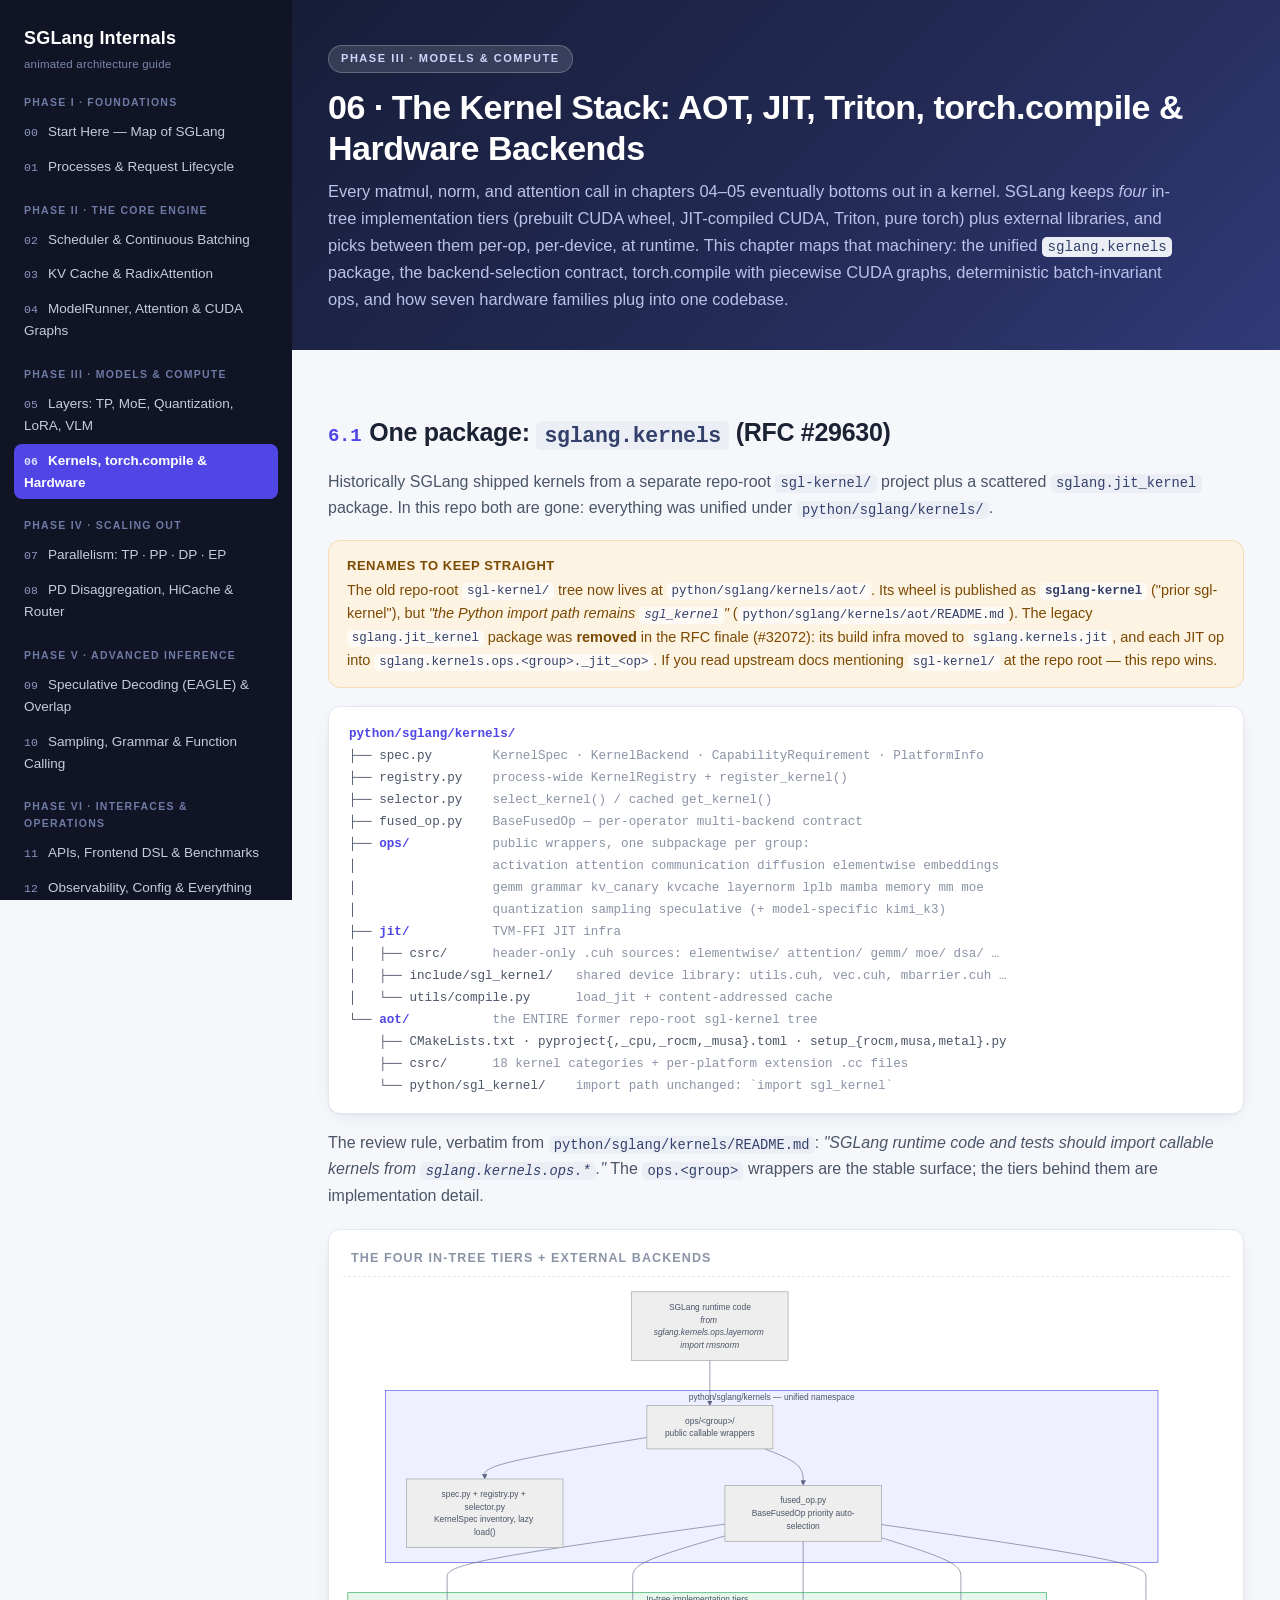
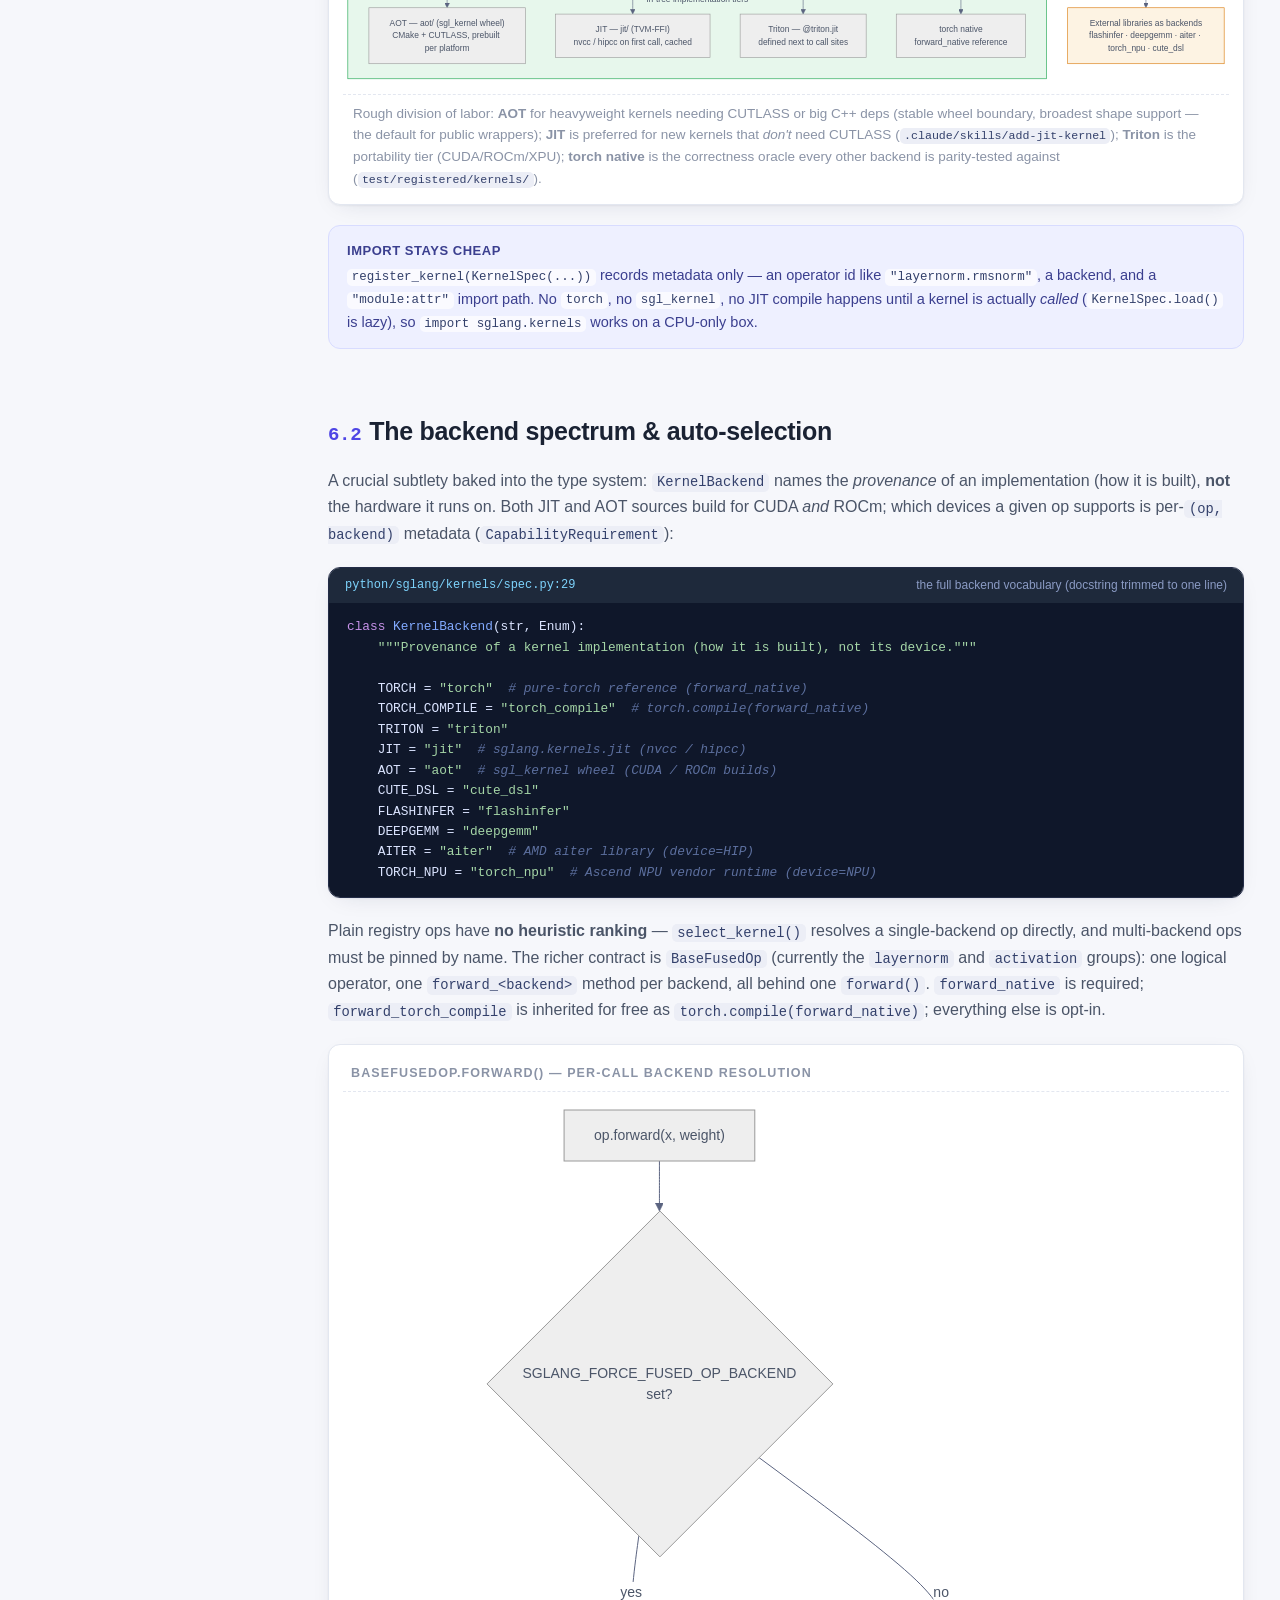
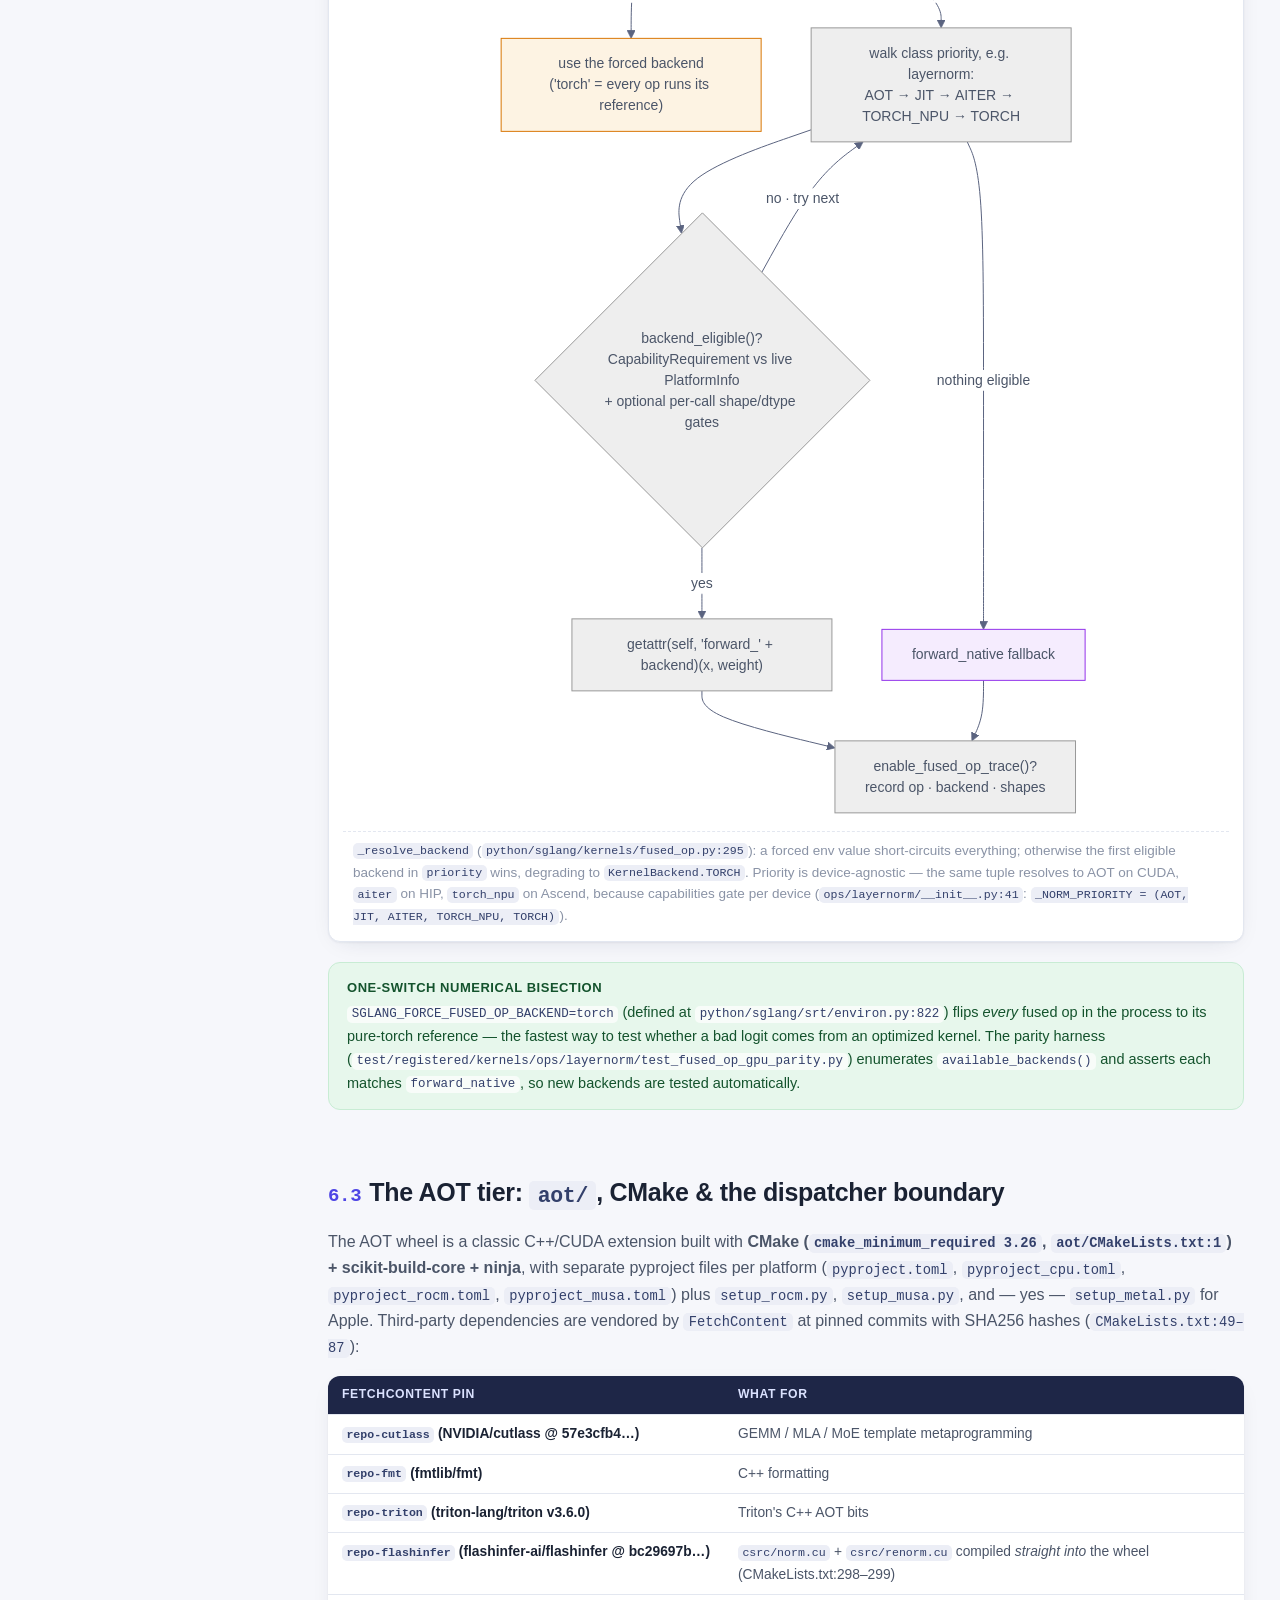
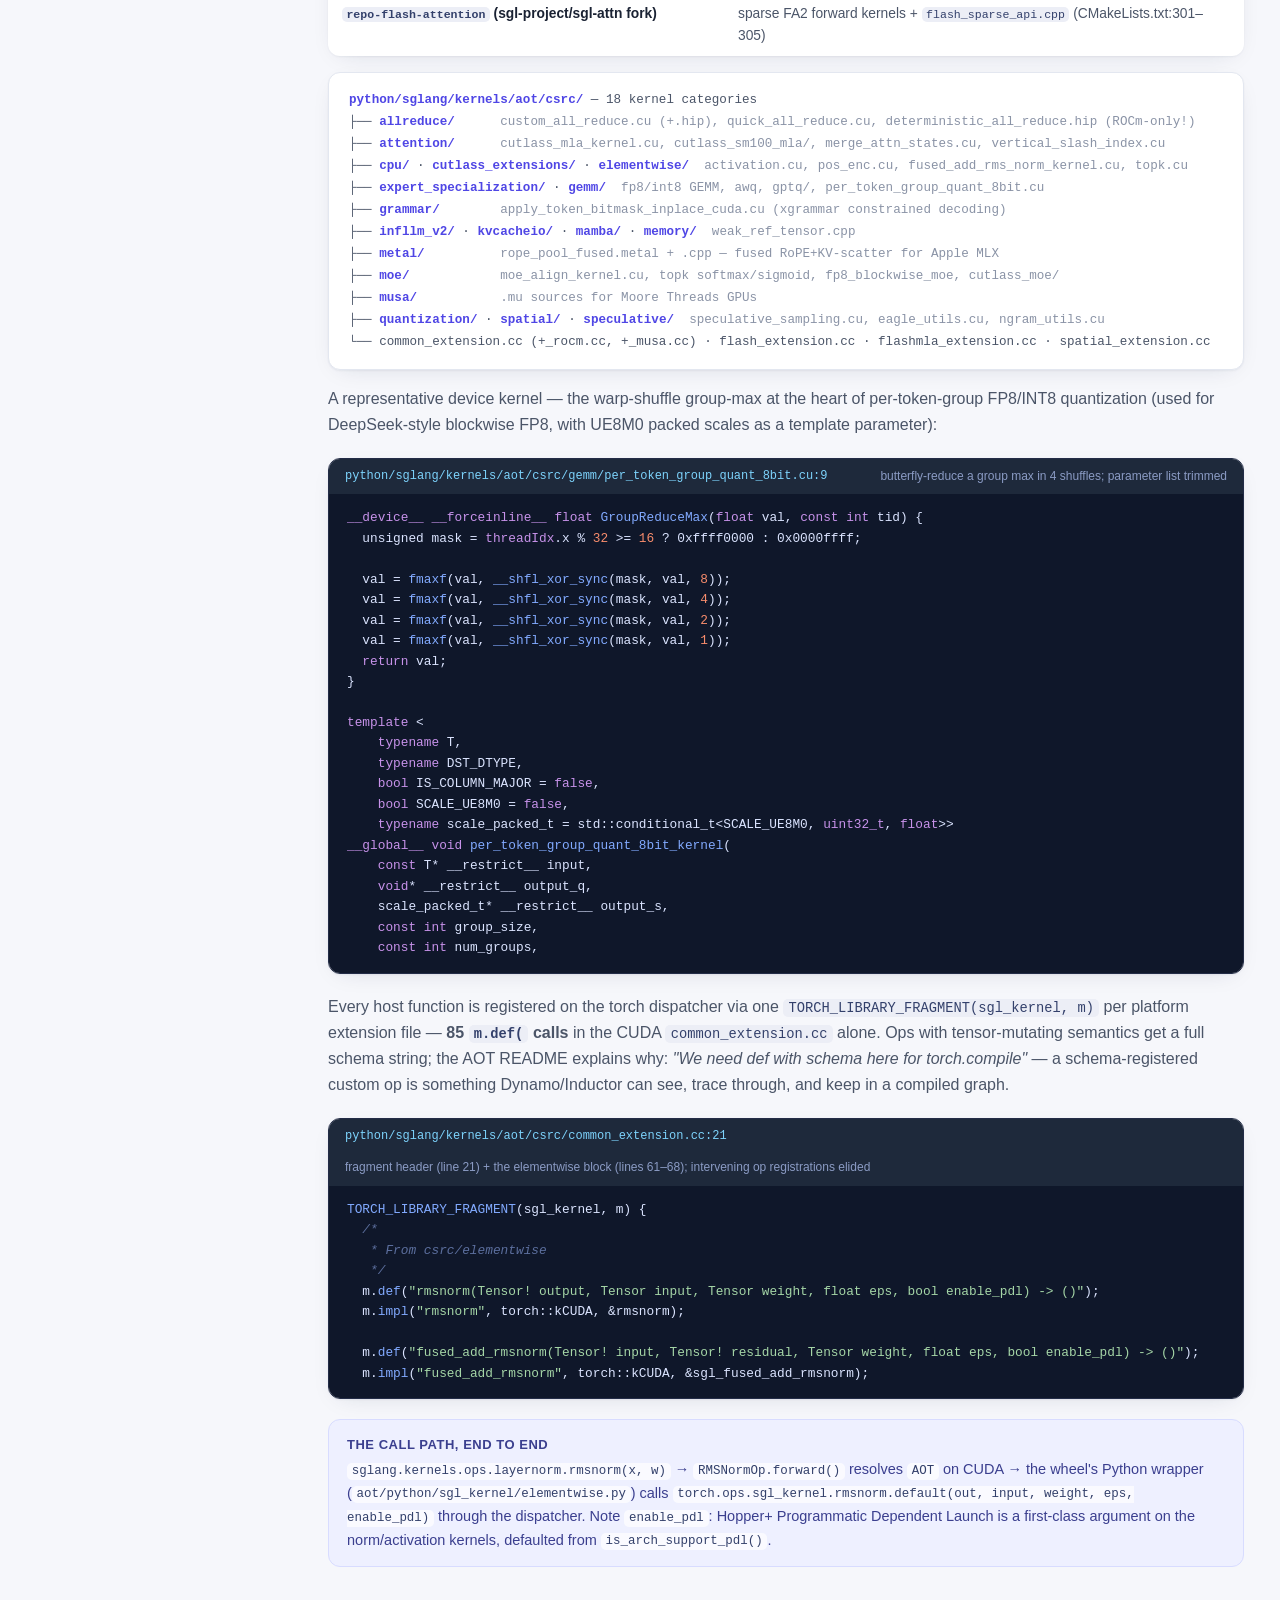
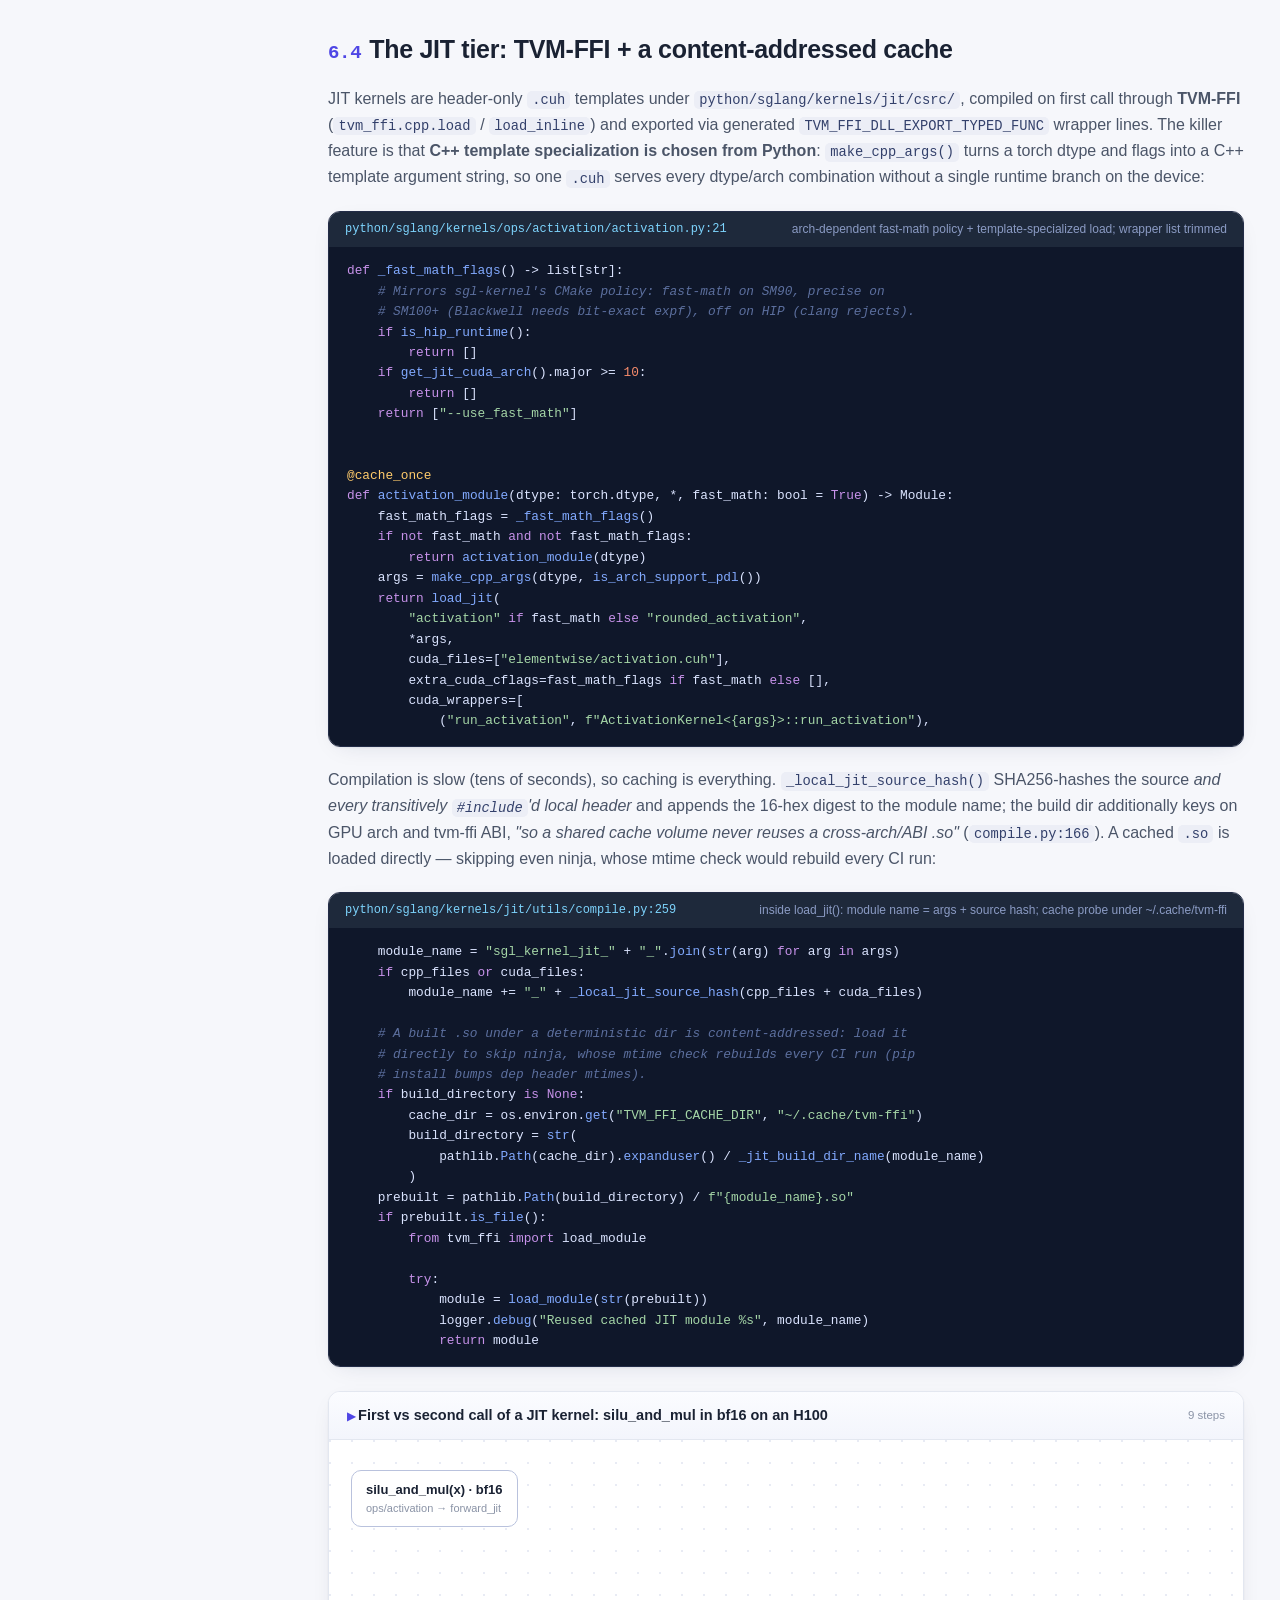
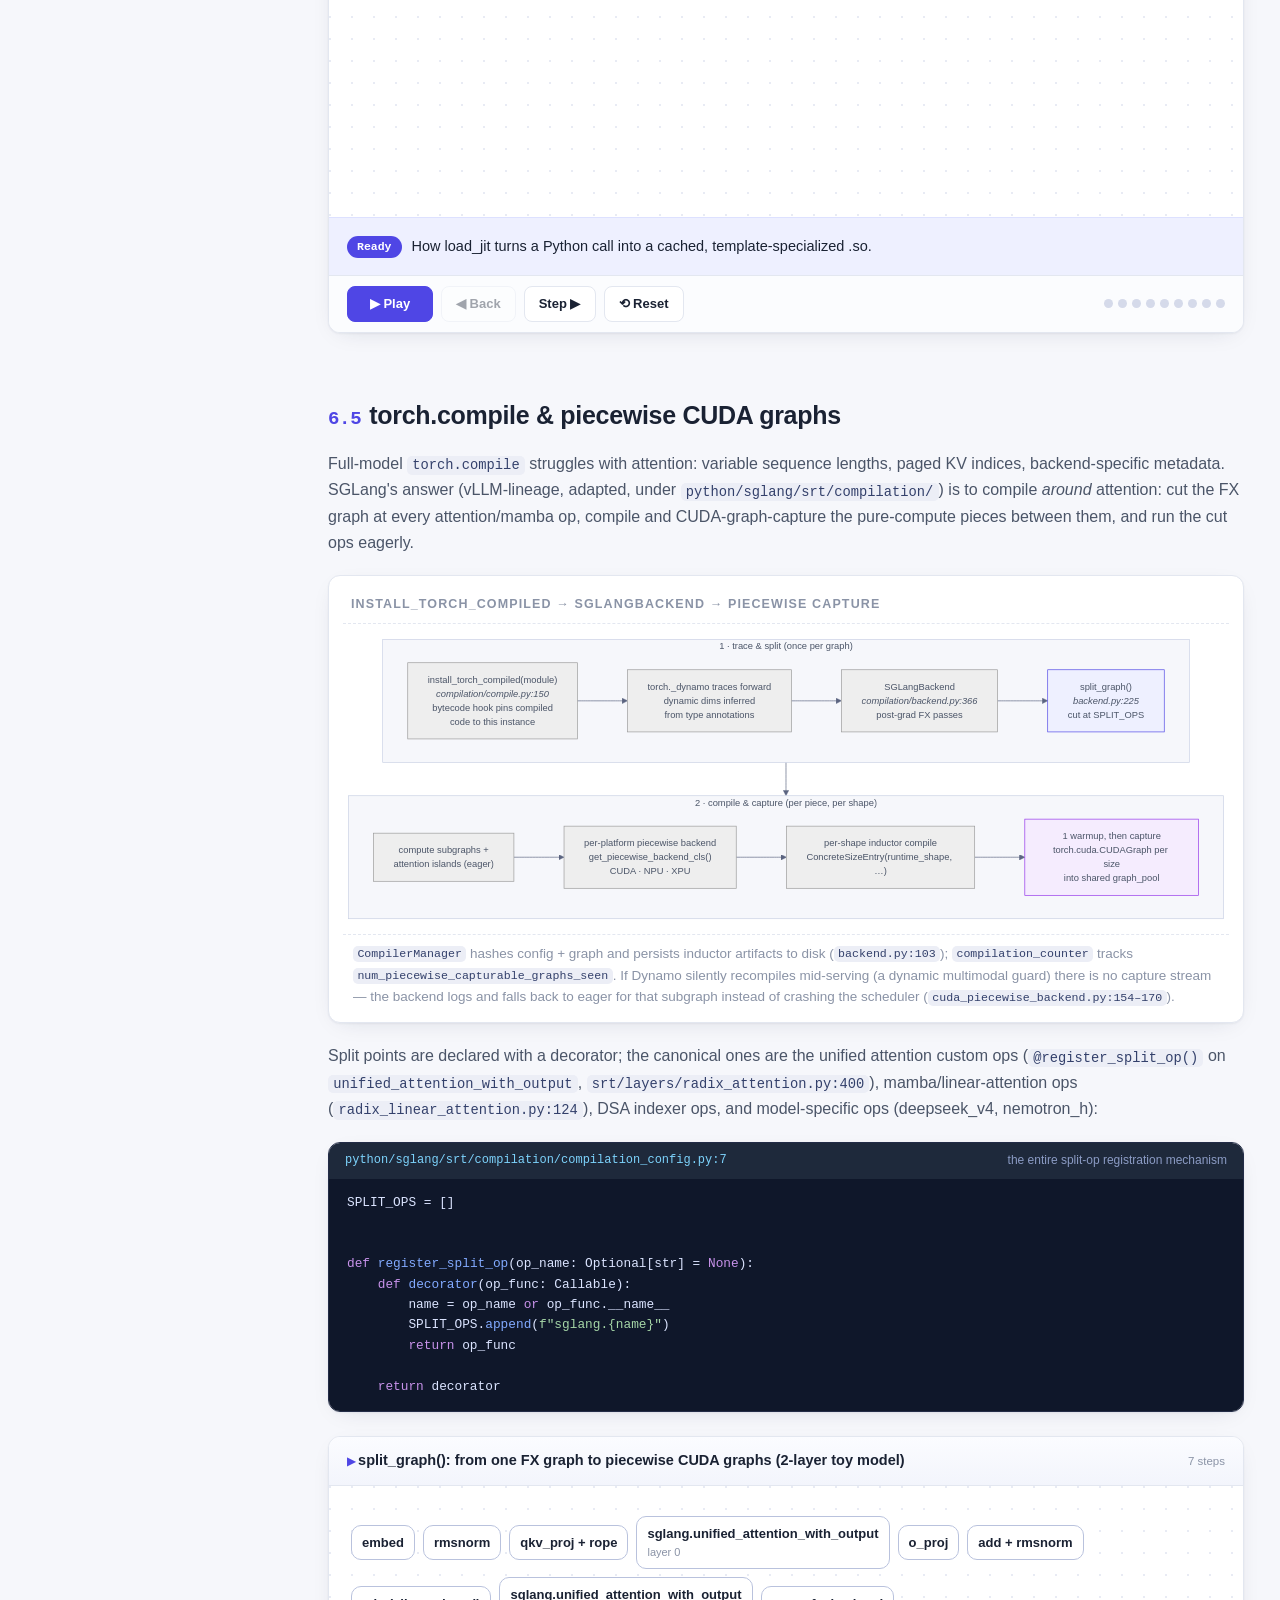
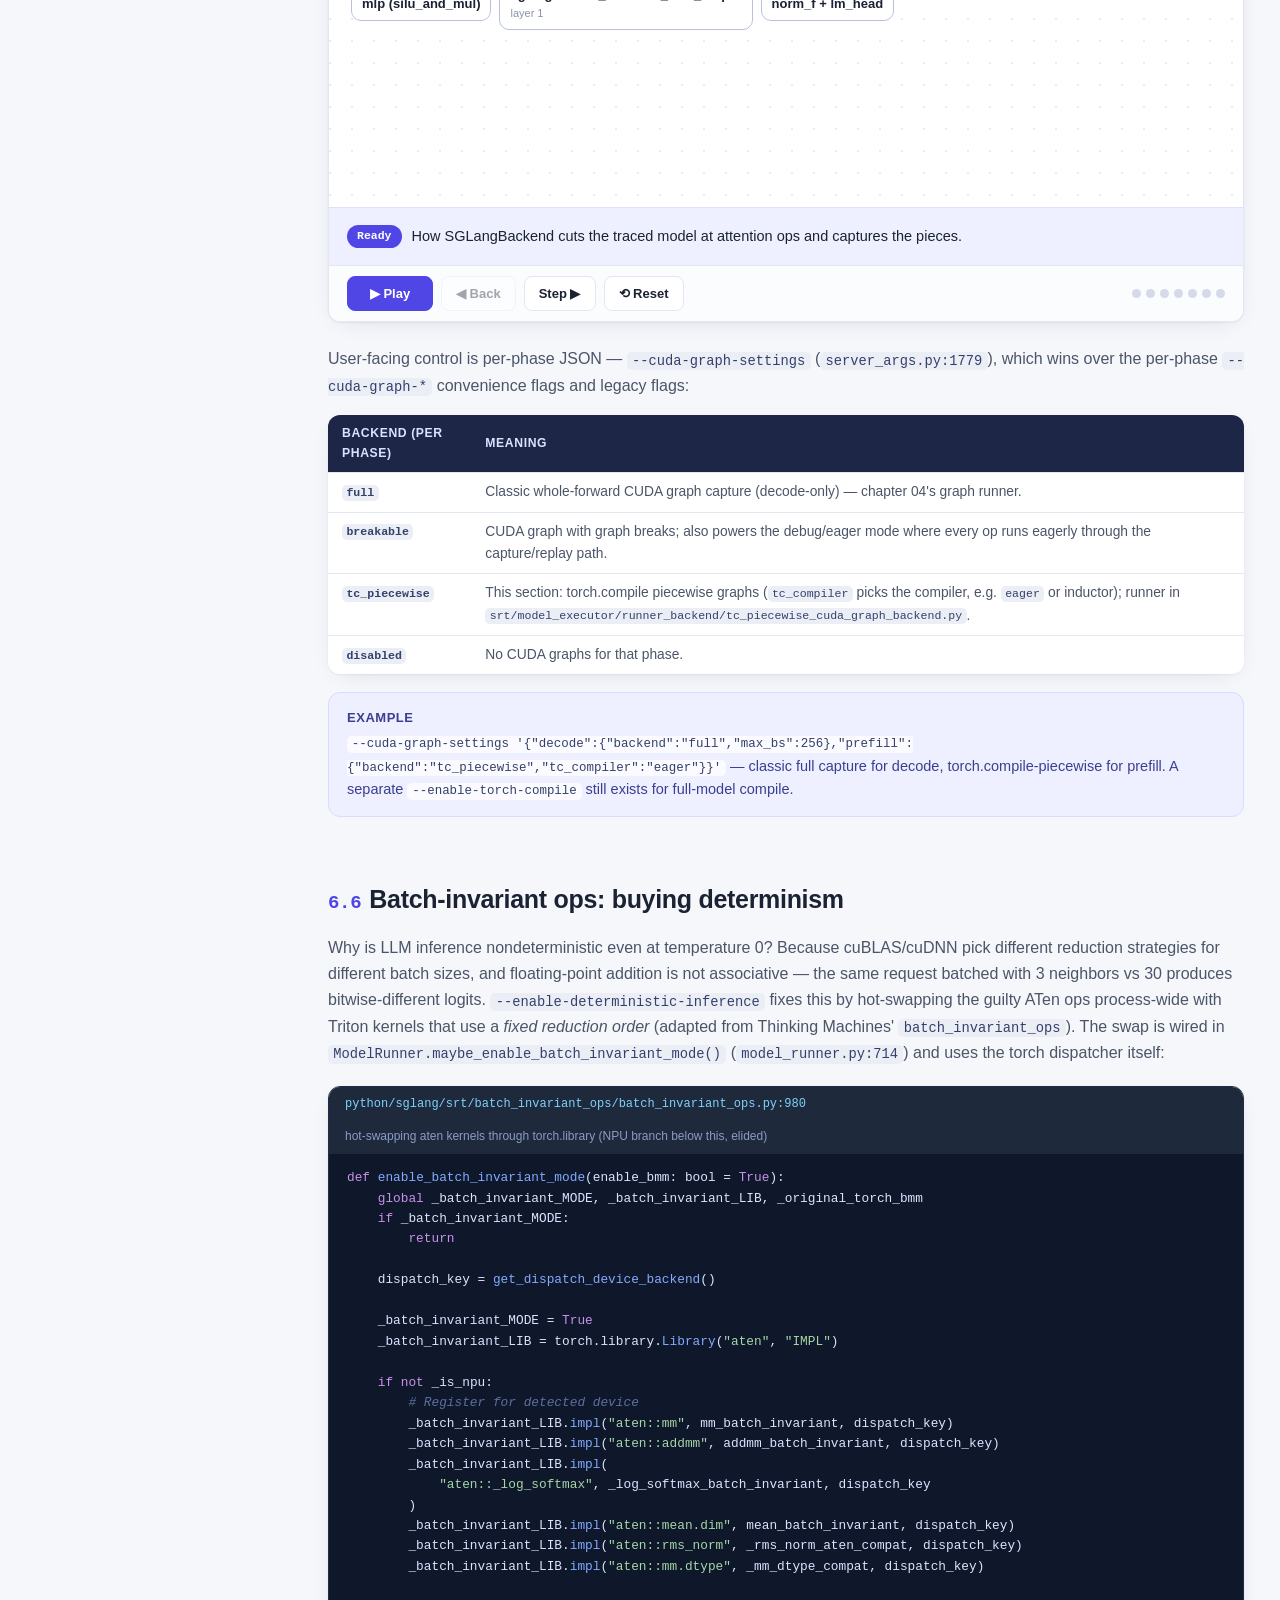
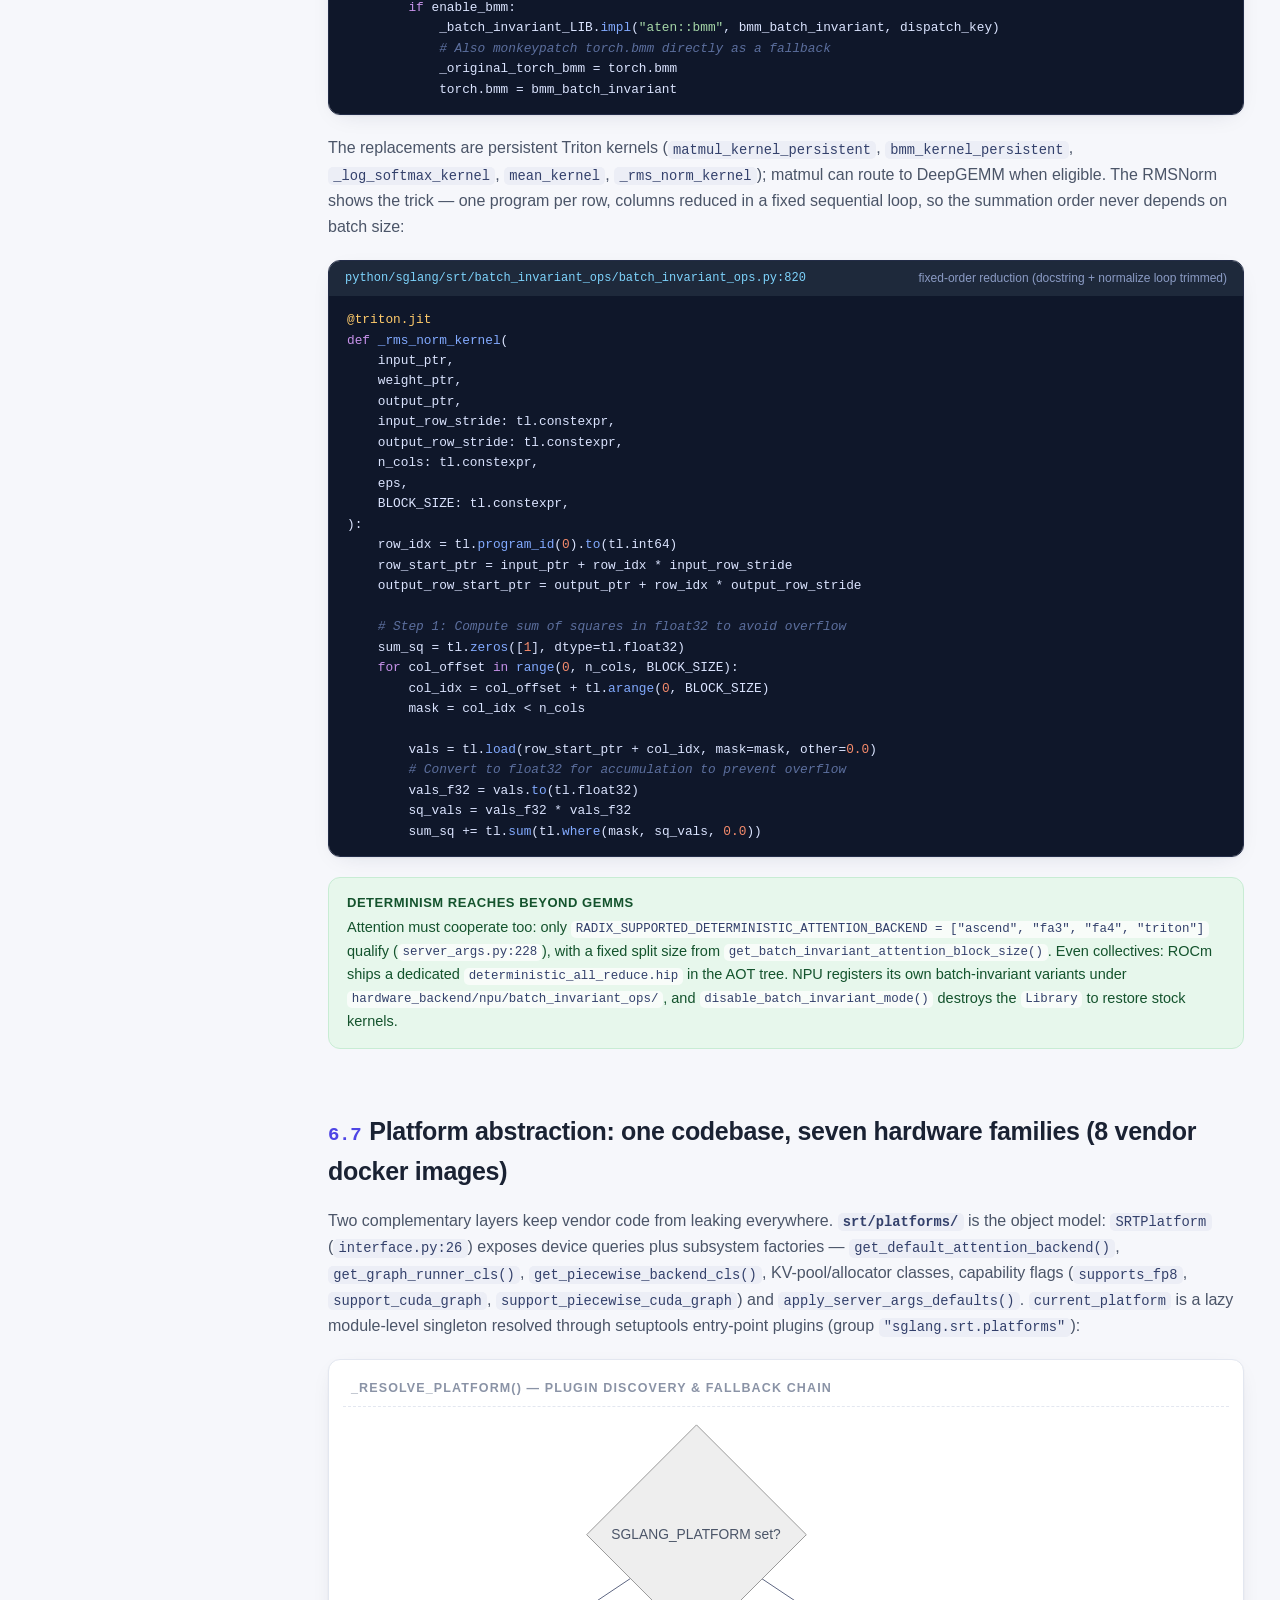
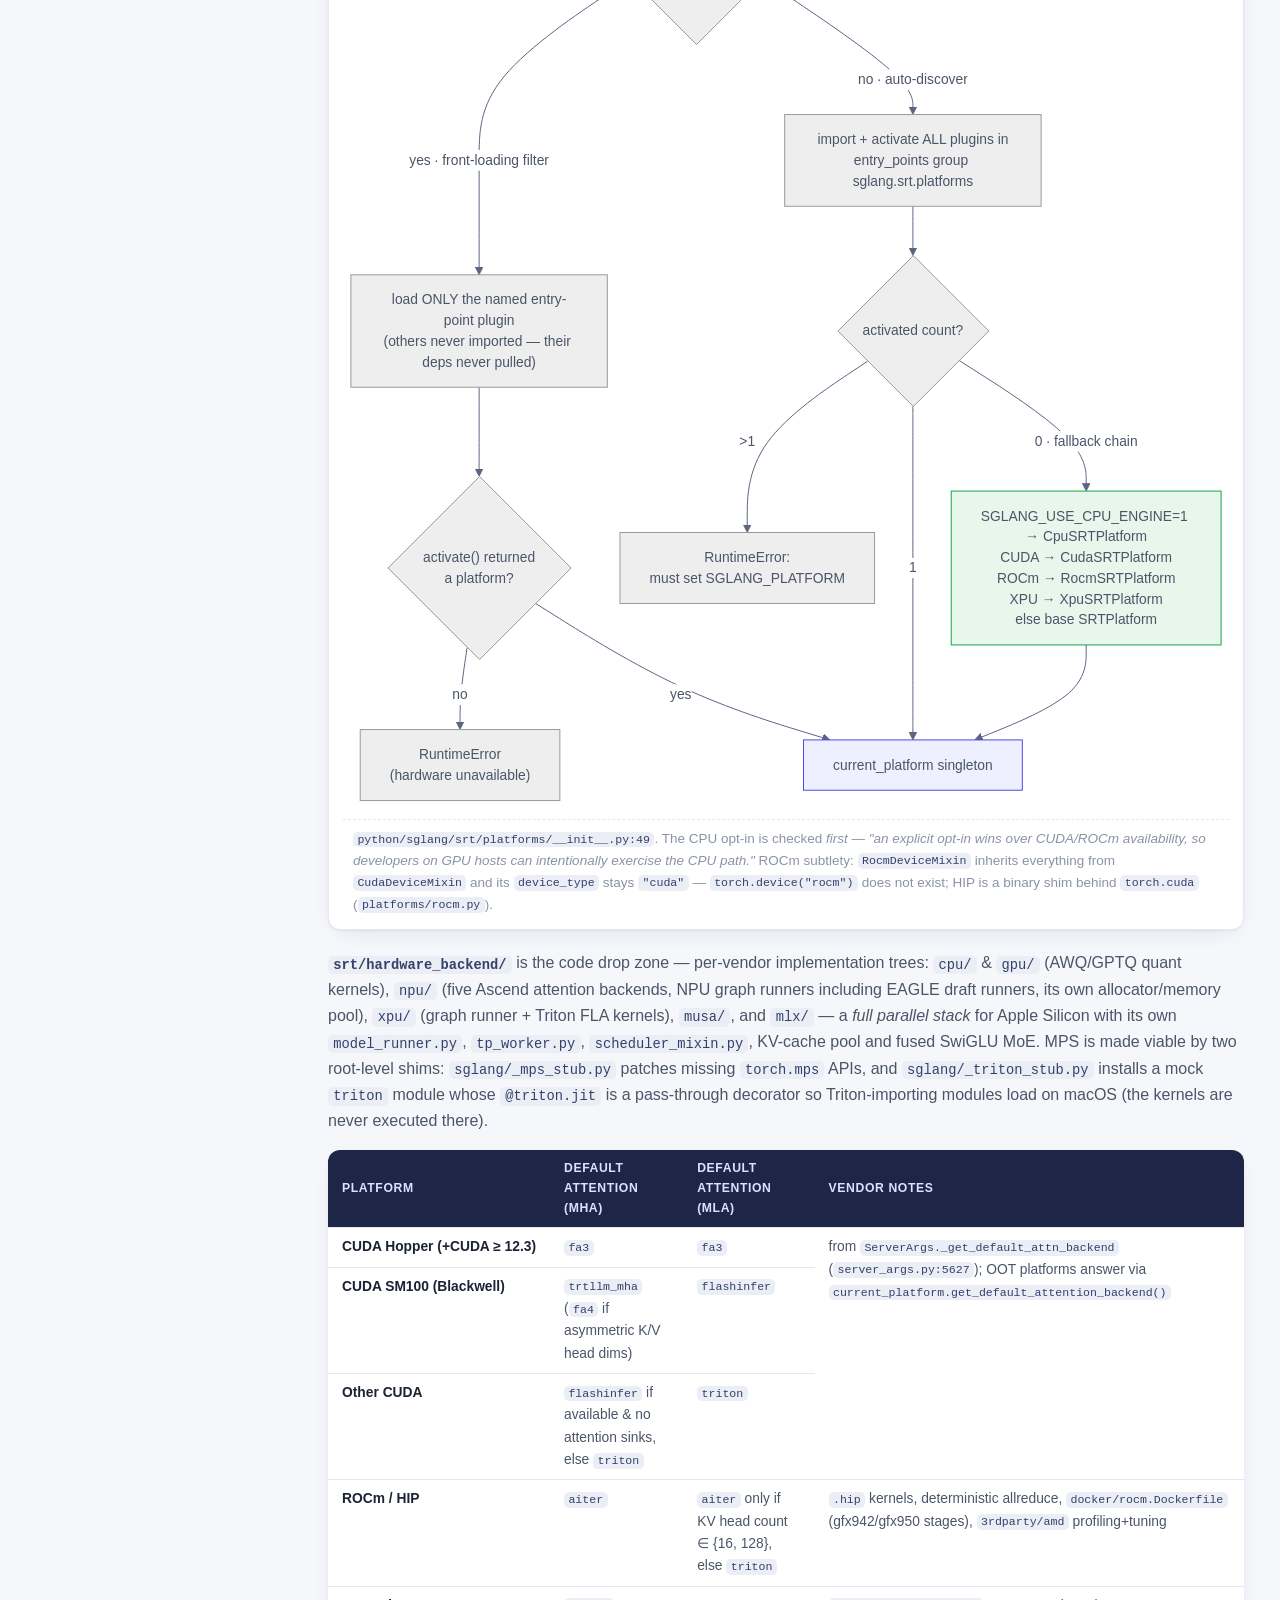
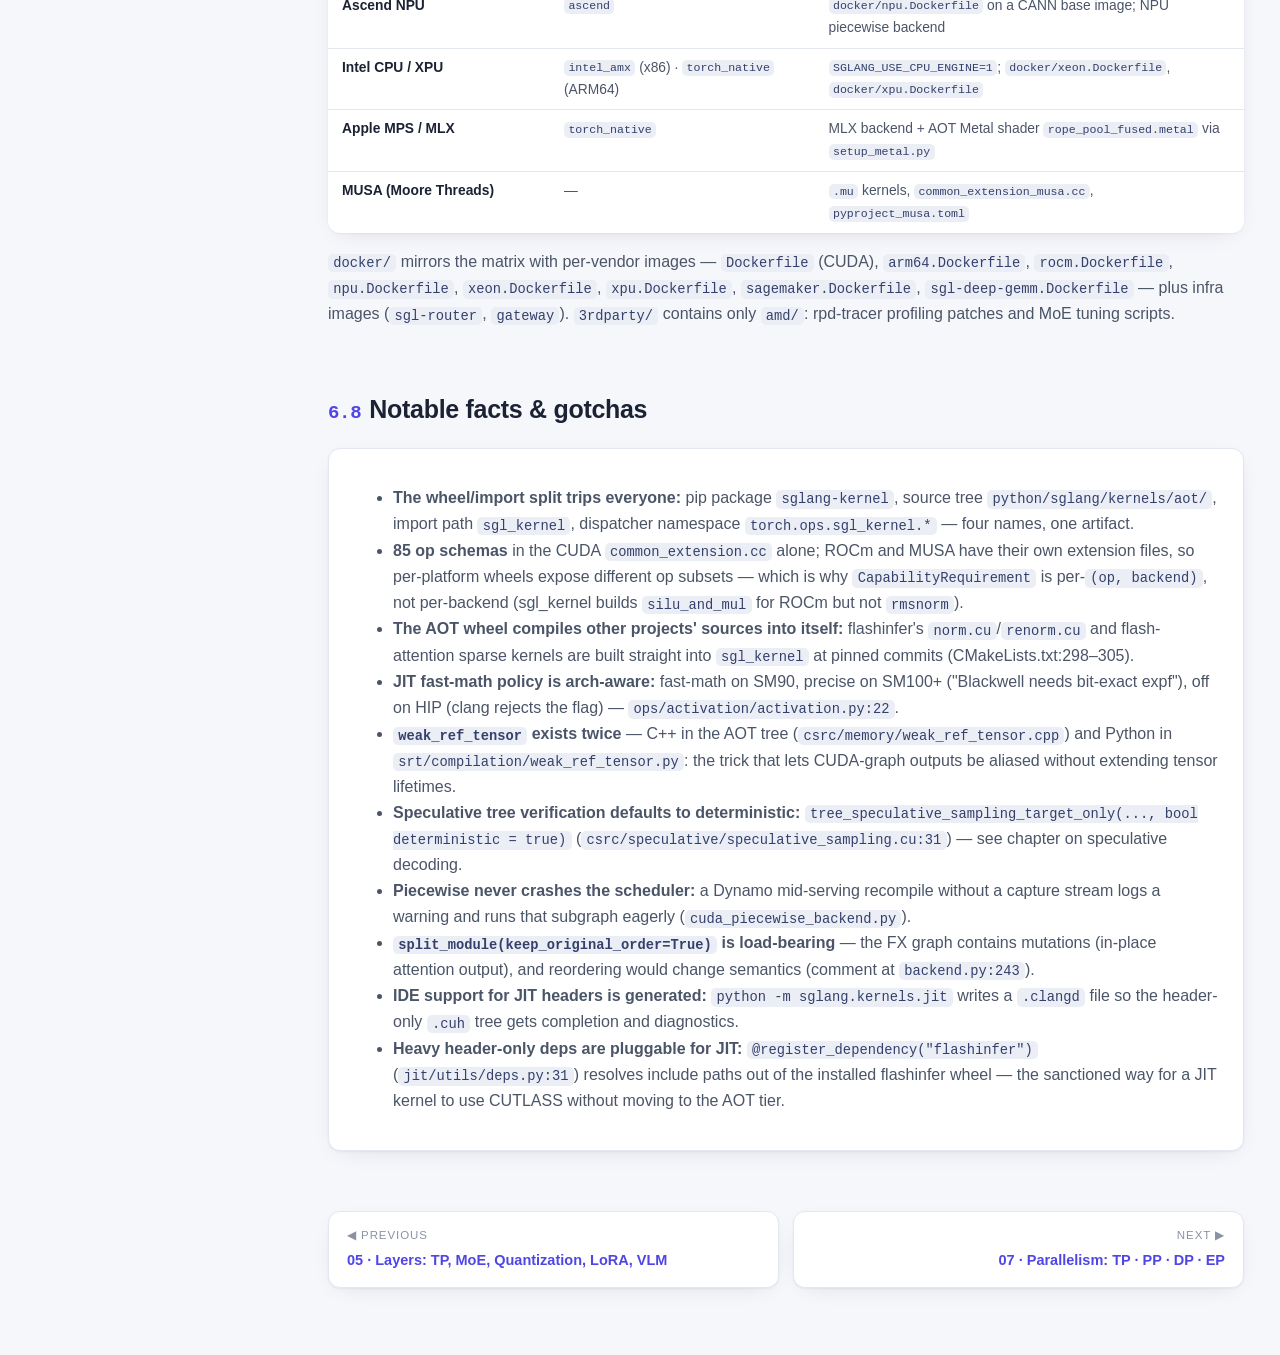
<file: architecture-viz/06-kernels.html>
<!DOCTYPE html>
<html lang="en">
<head>
<meta charset="utf-8">
<meta name="viewport" content="width=device-width, initial-scale=1">
<title>06 · Kernels, torch.compile &amp; Hardware — SGLang Internals</title>
<link rel="stylesheet" href="assets/style.css">
<script src="assets/mermaid.min.js"></script>
<script src="assets/viz.js"></script>
</head>
<body>
<div class="layout">
<main>
  <div class="page-hero"><div class="content">
    <span class="phase-badge">Phase III · Models &amp; Compute</span>
    <h1>06 · The Kernel Stack: AOT, JIT, Triton, torch.compile &amp; Hardware Backends</h1>
    <p class="lede">
      Every matmul, norm, and attention call in chapters 04–05 eventually bottoms out in a
      kernel. SGLang keeps <em>four</em> in-tree implementation tiers (prebuilt CUDA wheel,
      JIT-compiled CUDA, Triton, pure torch) plus external libraries, and picks between them
      per-op, per-device, at runtime. This chapter maps that machinery: the unified
      <code>sglang.kernels</code> package, the backend-selection contract, torch.compile with
      piecewise CUDA graphs, deterministic batch-invariant ops, and how seven hardware
      families plug into one codebase.
    </p>
  </div></div>

  <div class="content">

  <h2><span class="sec-num">6.1</span>One package: <code>sglang.kernels</code> (RFC #29630)</h2>
  <p>
    Historically SGLang shipped kernels from a separate repo-root <code>sgl-kernel/</code>
    project plus a scattered <code>sglang.jit_kernel</code> package. In this repo both are gone:
    everything was unified under <code>python/sglang/kernels/</code>.
  </p>

  <div class="callout warn"><span class="co-title">Renames to keep straight</span>
    The old repo-root <code>sgl-kernel/</code> tree now lives at
    <code>python/sglang/kernels/aot/</code>. Its wheel is published as
    <b><code>sglang-kernel</code></b> ("prior sgl-kernel"), but <em>"the Python import path
    remains <code>sgl_kernel</code>"</em> (<code>python/sglang/kernels/aot/README.md</code>).
    The legacy <code>sglang.jit_kernel</code> package was <b>removed</b> in the RFC finale
    (#32072): its build infra moved to <code>sglang.kernels.jit</code>, and each JIT op into
    <code>sglang.kernels.ops.&lt;group&gt;._jit_&lt;op&gt;</code>. If you read upstream docs
    mentioning <code>sgl-kernel/</code> at the repo root — this repo wins.
  </div>

  <div class="filetree"><b>python/sglang/kernels/</b>
├── spec.py        <i>KernelSpec · KernelBackend · CapabilityRequirement · PlatformInfo</i>
├── registry.py    <i>process-wide KernelRegistry + register_kernel()</i>
├── selector.py    <i>select_kernel() / cached get_kernel()</i>
├── fused_op.py    <i>BaseFusedOp — per-operator multi-backend contract</i>
├── <b>ops/</b>           <i>public wrappers, one subpackage per group:</i>
│                  <i>activation attention communication diffusion elementwise embeddings</i>
│                  <i>gemm grammar kv_canary kvcache layernorm lplb mamba memory mm moe</i>
│                  <i>quantization sampling speculative (+ model-specific kimi_k3)</i>
├── <b>jit/</b>           <i>TVM-FFI JIT infra</i>
│   ├── csrc/      <i>header-only .cuh sources: elementwise/ attention/ gemm/ moe/ dsa/ …</i>
│   ├── include/sgl_kernel/   <i>shared device library: utils.cuh, vec.cuh, mbarrier.cuh …</i>
│   └── utils/compile.py      <i>load_jit + content-addressed cache</i>
└── <b>aot/</b>           <i>the ENTIRE former repo-root sgl-kernel tree</i>
    ├── CMakeLists.txt · pyproject{,_cpu,_rocm,_musa}.toml · setup_{rocm,musa,metal}.py
    ├── csrc/      <i>18 kernel categories + per-platform extension .cc files</i>
    └── python/sgl_kernel/    <i>import path unchanged: `import sgl_kernel`</i></div>

  <p>
    The review rule, verbatim from <code>python/sglang/kernels/README.md</code>:
    <em>"SGLang runtime code and tests should import callable kernels from
    <code>sglang.kernels.ops.*</code>."</em> The <code>ops.&lt;group&gt;</code> wrappers are the
    stable surface; the tiers behind them are implementation detail.
  </p>

  <div class="diagram">
    <div class="dg-title">THE FOUR IN-TREE TIERS + EXTERNAL BACKENDS</div>
    <pre class="mermaid">
flowchart TB
  caller["SGLang runtime code<br/><i>from sglang.kernels.ops.layernorm import rmsnorm</i>"]
  subgraph pkg ["python/sglang/kernels — unified namespace"]
    ops["ops/&amp;lt;group&amp;gt;/<br/>public callable wrappers"]
    reg["spec.py + registry.py + selector.py<br/>KernelSpec inventory, lazy load()"]
    fop["fused_op.py<br/>BaseFusedOp priority auto-selection"]
  end
  subgraph tiers ["In-tree implementation tiers"]
    aot["AOT — aot/ (sgl_kernel wheel)<br/>CMake + CUTLASS, prebuilt per platform"]
    jit["JIT — jit/ (TVM-FFI)<br/>nvcc / hipcc on first call, cached"]
    tri["Triton — @triton.jit<br/>defined next to call sites"]
    nat["torch native<br/>forward_native reference"]
  end
  ext["External libraries as backends<br/>flashinfer · deepgemm · aiter · torch_npu · cute_dsl"]
  caller --> ops
  ops --> reg
  ops --> fop
  fop --> aot
  fop --> jit
  fop --> tri
  fop --> nat
  fop --> ext
  style pkg fill:#eef0ff,stroke:#4f46e5
  style tiers fill:#e7f7ec,stroke:#16a34a
  style ext fill:#fdf3e3,stroke:#d97706
    </pre>
    <div class="dg-caption">
      Rough division of labor: <b>AOT</b> for heavyweight kernels needing CUTLASS or big C++
      deps (stable wheel boundary, broadest shape support — the default for public wrappers);
      <b>JIT</b> is preferred for new kernels that <i>don't</i> need CUTLASS
      (<code>.claude/skills/add-jit-kernel</code>); <b>Triton</b> is the portability tier
      (CUDA/ROCm/XPU); <b>torch native</b> is the correctness oracle every other backend is
      parity-tested against (<code>test/registered/kernels/</code>).
    </div>
  </div>

  <div class="callout note"><span class="co-title">Import stays cheap</span>
    <code>register_kernel(KernelSpec(...))</code> records metadata only — an operator id like
    <code>"layernorm.rmsnorm"</code>, a backend, and a <code>"module:attr"</code> import path.
    No <code>torch</code>, no <code>sgl_kernel</code>, no JIT compile happens until a kernel is
    actually <em>called</em> (<code>KernelSpec.load()</code> is lazy), so
    <code>import sglang.kernels</code> works on a CPU-only box.
  </div>

  <h2><span class="sec-num">6.2</span>The backend spectrum &amp; auto-selection</h2>
  <p>
    A crucial subtlety baked into the type system: <code>KernelBackend</code> names the
    <em>provenance</em> of an implementation (how it is built), <b>not</b> the hardware it runs
    on. Both JIT and AOT sources build for CUDA <em>and</em> ROCm; which devices a given op
    supports is per-<code>(op, backend)</code> metadata (<code>CapabilityRequirement</code>):
  </p>

  <div class="snippet" data-lang="python" data-file="python/sglang/kernels/spec.py:29" data-desc="the full backend vocabulary (docstring trimmed to one line)">
<pre>
class KernelBackend(str, Enum):
    """Provenance of a kernel implementation (how it is built), not its device."""

    TORCH = "torch"  # pure-torch reference (forward_native)
    TORCH_COMPILE = "torch_compile"  # torch.compile(forward_native)
    TRITON = "triton"
    JIT = "jit"  # sglang.kernels.jit (nvcc / hipcc)
    AOT = "aot"  # sgl_kernel wheel (CUDA / ROCm builds)
    CUTE_DSL = "cute_dsl"
    FLASHINFER = "flashinfer"
    DEEPGEMM = "deepgemm"
    AITER = "aiter"  # AMD aiter library (device=HIP)
    TORCH_NPU = "torch_npu"  # Ascend NPU vendor runtime (device=NPU)
</pre>
  </div>

  <p>
    Plain registry ops have <b>no heuristic ranking</b> — <code>select_kernel()</code> resolves a
    single-backend op directly, and multi-backend ops must be pinned by name. The richer
    contract is <code>BaseFusedOp</code> (currently the <code>layernorm</code> and
    <code>activation</code> groups): one logical operator, one <code>forward_&lt;backend&gt;</code>
    method per backend, all behind one <code>forward()</code>. <code>forward_native</code> is
    required; <code>forward_torch_compile</code> is inherited for free as
    <code>torch.compile(forward_native)</code>; everything else is opt-in.
  </p>

  <div class="diagram">
    <div class="dg-title">BaseFusedOp.forward() — PER-CALL BACKEND RESOLUTION</div>
    <pre class="mermaid">
flowchart TD
  call["op.forward(x, weight)"] --> forced{"SGLANG_FORCE_FUSED_OP_BACKEND<br/>set?"}
  forced -- "yes" --> usef["use the forced backend<br/>('torch' = every op runs its reference)"]
  forced -- "no" --> walk["walk class priority, e.g. layernorm:<br/>AOT → JIT → AITER → TORCH_NPU → TORCH"]
  walk --> elig{"backend_eligible()?<br/>CapabilityRequirement vs live PlatformInfo<br/>+ optional per-call shape/dtype gates"}
  elig -- "no · try next" --> walk
  elig -- "yes" --> run["getattr(self, 'forward_' + backend)(x, weight)"]
  walk -- "nothing eligible" --> nat["forward_native fallback"]
  run --> tr["enable_fused_op_trace()?<br/>record op · backend · shapes"]
  nat --> tr
  style usef fill:#fdf3e3,stroke:#d97706
  style nat fill:#f5ecfe,stroke:#9333ea
    </pre>
    <div class="dg-caption">
      <code>_resolve_backend</code> (<code>python/sglang/kernels/fused_op.py:295</code>): a forced
      env value short-circuits everything; otherwise the first eligible backend in
      <code>priority</code> wins, degrading to <code>KernelBackend.TORCH</code>. Priority is
      device-agnostic — the same tuple resolves to AOT on CUDA, <code>aiter</code> on HIP,
      <code>torch_npu</code> on Ascend, because capabilities gate per device
      (<code>ops/layernorm/__init__.py:41</code>: <code>_NORM_PRIORITY = (AOT, JIT, AITER,
      TORCH_NPU, TORCH)</code>).
    </div>
  </div>

  <div class="callout fact"><span class="co-title">One-switch numerical bisection</span>
    <code>SGLANG_FORCE_FUSED_OP_BACKEND=torch</code> (defined at
    <code>python/sglang/srt/environ.py:822</code>) flips <em>every</em> fused op in the process
    to its pure-torch reference — the fastest way to test whether a bad logit comes from an
    optimized kernel. The parity harness
    (<code>test/registered/kernels/ops/layernorm/test_fused_op_gpu_parity.py</code>) enumerates
    <code>available_backends()</code> and asserts each matches <code>forward_native</code>, so
    new backends are tested automatically.
  </div>

  <h2><span class="sec-num">6.3</span>The AOT tier: <code>aot/</code>, CMake &amp; the dispatcher boundary</h2>
  <p>
    The AOT wheel is a classic C++/CUDA extension built with <b>CMake
    (<code>cmake_minimum_required 3.26</code>, <code>aot/CMakeLists.txt:1</code>) +
    scikit-build-core + ninja</b>, with separate pyproject files per platform
    (<code>pyproject.toml</code>, <code>pyproject_cpu.toml</code>, <code>pyproject_rocm.toml</code>,
    <code>pyproject_musa.toml</code>) plus <code>setup_rocm.py</code>, <code>setup_musa.py</code>,
    and — yes — <code>setup_metal.py</code> for Apple. Third-party dependencies are vendored by
    <code>FetchContent</code> at pinned commits with SHA256 hashes
    (<code>CMakeLists.txt:49–87</code>):
  </p>

  <table class="tbl">
    <tr><th>FetchContent pin</th><th>What for</th></tr>
    <tr><td><code>repo-cutlass</code> (NVIDIA/cutlass @ 57e3cfb4…)</td><td>GEMM / MLA / MoE template metaprogramming</td></tr>
    <tr><td><code>repo-fmt</code> (fmtlib/fmt)</td><td>C++ formatting</td></tr>
    <tr><td><code>repo-triton</code> (triton-lang/triton <b>v3.6.0</b>)</td><td>Triton's C++ AOT bits</td></tr>
    <tr><td><code>repo-flashinfer</code> (flashinfer-ai/flashinfer @ bc29697b…)</td><td><code>csrc/norm.cu</code> + <code>csrc/renorm.cu</code> compiled <em>straight into</em> the wheel (CMakeLists.txt:298–299)</td></tr>
    <tr><td><code>repo-flash-attention</code> (sgl-project/sgl-attn fork)</td><td>sparse FA2 forward kernels + <code>flash_sparse_api.cpp</code> (CMakeLists.txt:301–305)</td></tr>
  </table>

  <div class="filetree"><b>python/sglang/kernels/aot/csrc/</b> — 18 kernel categories
├── <b>allreduce/</b>      <i>custom_all_reduce.cu (+.hip), quick_all_reduce.cu, deterministic_all_reduce.hip (ROCm-only!)</i>
├── <b>attention/</b>      <i>cutlass_mla_kernel.cu, cutlass_sm100_mla/, merge_attn_states.cu, vertical_slash_index.cu</i>
├── <b>cpu/</b> · <b>cutlass_extensions/</b> · <b>elementwise/</b>  <i>activation.cu, pos_enc.cu, fused_add_rms_norm_kernel.cu, topk.cu</i>
├── <b>expert_specialization/</b> · <b>gemm/</b>  <i>fp8/int8 GEMM, awq, gptq/, per_token_group_quant_8bit.cu</i>
├── <b>grammar/</b>        <i>apply_token_bitmask_inplace_cuda.cu (xgrammar constrained decoding)</i>
├── <b>infllm_v2/</b> · <b>kvcacheio/</b> · <b>mamba/</b> · <b>memory/</b>  <i>weak_ref_tensor.cpp</i>
├── <b>metal/</b>          <i>rope_pool_fused.metal + .cpp — fused RoPE+KV-scatter for Apple MLX</i>
├── <b>moe/</b>            <i>moe_align_kernel.cu, topk softmax/sigmoid, fp8_blockwise_moe, cutlass_moe/</i>
├── <b>musa/</b>           <i>.mu sources for Moore Threads GPUs</i>
├── <b>quantization/</b> · <b>spatial/</b> · <b>speculative/</b>  <i>speculative_sampling.cu, eagle_utils.cu, ngram_utils.cu</i>
└── common_extension.cc (+_rocm.cc, +_musa.cc) · flash_extension.cc · flashmla_extension.cc · spatial_extension.cc</div>

  <p>A representative device kernel — the warp-shuffle group-max at the heart of per-token-group
     FP8/INT8 quantization (used for DeepSeek-style blockwise FP8, with UE8M0 packed scales as a
     template parameter):</p>

  <div class="snippet" data-lang="cpp" data-file="python/sglang/kernels/aot/csrc/gemm/per_token_group_quant_8bit.cu:9" data-desc="butterfly-reduce a group max in 4 shuffles; parameter list trimmed">
<pre>
__device__ __forceinline__ float GroupReduceMax(float val, const int tid) {
  unsigned mask = threadIdx.x % 32 >= 16 ? 0xffff0000 : 0x0000ffff;

  val = fmaxf(val, __shfl_xor_sync(mask, val, 8));
  val = fmaxf(val, __shfl_xor_sync(mask, val, 4));
  val = fmaxf(val, __shfl_xor_sync(mask, val, 2));
  val = fmaxf(val, __shfl_xor_sync(mask, val, 1));
  return val;
}

template &lt;
    typename T,
    typename DST_DTYPE,
    bool IS_COLUMN_MAJOR = false,
    bool SCALE_UE8M0 = false,
    typename scale_packed_t = std::conditional_t&lt;SCALE_UE8M0, uint32_t, float&gt;&gt;
__global__ void per_token_group_quant_8bit_kernel(
    const T* __restrict__ input,
    void* __restrict__ output_q,
    scale_packed_t* __restrict__ output_s,
    const int group_size,
    const int num_groups,
</pre>
  </div>

  <p>
    Every host function is registered on the torch dispatcher via one
    <code>TORCH_LIBRARY_FRAGMENT(sgl_kernel, m)</code> per platform extension file — <b>85
    <code>m.def(</code> calls</b> in the CUDA <code>common_extension.cc</code> alone. Ops with
    tensor-mutating semantics get a full schema string; the AOT README explains why:
    <em>"We need def with schema here for torch.compile"</em> — a schema-registered custom op
    is something Dynamo/Inductor can see, trace through, and keep in a compiled graph.
  </p>

  <div class="snippet" data-lang="cpp" data-file="python/sglang/kernels/aot/csrc/common_extension.cc:21" data-desc="fragment header (line 21) + the elementwise block (lines 61–68); intervening op registrations elided">
<pre>
TORCH_LIBRARY_FRAGMENT(sgl_kernel, m) {
  /*
   * From csrc/elementwise
   */
  m.def("rmsnorm(Tensor! output, Tensor input, Tensor weight, float eps, bool enable_pdl) -> ()");
  m.impl("rmsnorm", torch::kCUDA, &amp;rmsnorm);

  m.def("fused_add_rmsnorm(Tensor! input, Tensor! residual, Tensor weight, float eps, bool enable_pdl) -> ()");
  m.impl("fused_add_rmsnorm", torch::kCUDA, &amp;sgl_fused_add_rmsnorm);
</pre>
  </div>

  <div class="callout note"><span class="co-title">The call path, end to end</span>
    <code>sglang.kernels.ops.layernorm.rmsnorm(x, w)</code> → <code>RMSNormOp.forward()</code>
    resolves <code>AOT</code> on CUDA → the wheel's Python wrapper
    (<code>aot/python/sgl_kernel/elementwise.py</code>) calls
    <code>torch.ops.sgl_kernel.rmsnorm.default(out, input, weight, eps, enable_pdl)</code>
    through the dispatcher. Note <code>enable_pdl</code>: Hopper+ Programmatic Dependent Launch
    is a first-class argument on the norm/activation kernels, defaulted from
    <code>is_arch_support_pdl()</code>.
  </div>

  <h2><span class="sec-num">6.4</span>The JIT tier: TVM-FFI + a content-addressed cache</h2>
  <p>
    JIT kernels are header-only <code>.cuh</code> templates under
    <code>python/sglang/kernels/jit/csrc/</code>, compiled on first call through
    <b>TVM-FFI</b> (<code>tvm_ffi.cpp.load</code> / <code>load_inline</code>) and exported via
    generated <code>TVM_FFI_DLL_EXPORT_TYPED_FUNC</code> wrapper lines. The killer feature is
    that <b>C++ template specialization is chosen from Python</b>: <code>make_cpp_args()</code>
    turns a torch dtype and flags into a C++ template argument string, so one
    <code>.cuh</code> serves every dtype/arch combination without a single runtime branch on
    the device:
  </p>

  <div class="snippet" data-lang="python" data-file="python/sglang/kernels/ops/activation/activation.py:21" data-desc="arch-dependent fast-math policy + template-specialized load; wrapper list trimmed">
<pre>
def _fast_math_flags() -> list[str]:
    # Mirrors sgl-kernel's CMake policy: fast-math on SM90, precise on
    # SM100+ (Blackwell needs bit-exact expf), off on HIP (clang rejects).
    if is_hip_runtime():
        return []
    if get_jit_cuda_arch().major >= 10:
        return []
    return ["--use_fast_math"]


@cache_once
def activation_module(dtype: torch.dtype, *, fast_math: bool = True) -> Module:
    fast_math_flags = _fast_math_flags()
    if not fast_math and not fast_math_flags:
        return activation_module(dtype)
    args = make_cpp_args(dtype, is_arch_support_pdl())
    return load_jit(
        "activation" if fast_math else "rounded_activation",
        *args,
        cuda_files=["elementwise/activation.cuh"],
        extra_cuda_cflags=fast_math_flags if fast_math else [],
        cuda_wrappers=[
            ("run_activation", f"ActivationKernel&lt;{args}&gt;::run_activation"),
</pre>
  </div>

  <p>
    Compilation is slow (tens of seconds), so caching is everything.
    <code>_local_jit_source_hash()</code> SHA256-hashes the source <em>and every transitively
    <code>#include</code>'d local header</em> and appends the 16-hex digest to the module name;
    the build dir additionally keys on GPU arch and tvm-ffi ABI, <em>"so a shared cache volume
    never reuses a cross-arch/ABI .so"</em> (<code>compile.py:166</code>). A cached
    <code>.so</code> is loaded directly — skipping even ninja, whose mtime check would rebuild
    every CI run:
  </p>

  <div class="snippet" data-lang="python" data-file="python/sglang/kernels/jit/utils/compile.py:259" data-desc="inside load_jit(): module name = args + source hash; cache probe under ~/.cache/tvm-ffi">
<pre>
    module_name = "sgl_kernel_jit_" + "_".join(str(arg) for arg in args)
    if cpp_files or cuda_files:
        module_name += "_" + _local_jit_source_hash(cpp_files + cuda_files)

    # A built .so under a deterministic dir is content-addressed: load it
    # directly to skip ninja, whose mtime check rebuilds every CI run (pip
    # install bumps dep header mtimes).
    if build_directory is None:
        cache_dir = os.environ.get("TVM_FFI_CACHE_DIR", "~/.cache/tvm-ffi")
        build_directory = str(
            pathlib.Path(cache_dir).expanduser() / _jit_build_dir_name(module_name)
        )
    prebuilt = pathlib.Path(build_directory) / f"{module_name}.so"
    if prebuilt.is_file():
        from tvm_ffi import load_module

        try:
            module = load_module(str(prebuilt))
            logger.debug("Reused cached JIT module %s", module_name)
            return module
</pre>
  </div>

  <div class="stepper" id="st-jit">
    <div class="st-scene">
      <div class="sc-row" style="gap:14px">
        <div class="sc-box" id="jc-call">silu_and_mul(x) · bf16<small>ops/activation → forward_jit</small></div>
        <div class="sc-box appear" id="jc-args">make_cpp_args(bf16, pdl)<small>→ "bf16_t, true"</small></div>
        <div class="sc-box appear" id="jc-hash">_local_jit_source_hash<small>SHA256 walk of .cuh + headers</small></div>
      </div>
      <div class="sc-row" style="gap:8px; margin-top:16px">
        <div class="tok appear" id="jc-h1" style="width:auto; padding:2px 8px">activation.cuh</div>
        <div class="tok appear" id="jc-h2" style="width:auto; padding:2px 8px">sgl_kernel/utils.cuh</div>
        <div class="tok appear" id="jc-h3" style="width:auto; padding:2px 8px">sgl_kernel/vec.cuh</div>
        <div class="tok appear" id="jc-digest" style="width:auto; padding:2px 8px">9f3c2b7a01d4e6c8</div>
      </div>
      <div class="sc-row" style="gap:14px; margin-top:16px">
        <div class="sc-box appear" id="jc-name" style="max-width:460px">sgl_kernel_jit_activation_bf16_t_true_9f3c2b7a01d4e6c8<small>module name = args + content digest</small></div>
        <div class="sc-box appear" id="jc-dir">…__arch_9.0a__tvmffi_0.1.x<small>build dir adds arch + ABI</small></div>
      </div>
      <div class="sc-row" style="gap:14px; margin-top:16px">
        <div class="sc-box appear" id="jc-probe" style="border-style:dashed">prebuilt .so in ~/.cache/tvm-ffi?<small>prebuilt.is_file()</small></div>
        <div class="sc-box appear" id="jc-nvcc">nvcc -std=c++20 -O3 --use_fast_math<small>tvm_ffi.cpp.load_inline + ninja</small></div>
        <div class="sc-box appear" id="jc-so">module .so stored<small>TVM_FFI_DLL_EXPORT_TYPED_FUNC exports</small></div>
      </div>
      <div class="sc-row" style="gap:14px; margin-top:16px">
        <div class="sc-box appear" id="jc-second">second call · same dtype/arch<small>e.g. next server restart</small></div>
        <div class="sc-box appear" id="jc-hit">load_module(prebuilt) — cache HIT<small>no ninja, no nvcc</small></div>
      </div>
    </div>
  </div>

  <h2><span class="sec-num">6.5</span>torch.compile &amp; piecewise CUDA graphs</h2>
  <p>
    Full-model <code>torch.compile</code> struggles with attention: variable sequence lengths,
    paged KV indices, backend-specific metadata. SGLang's answer (vLLM-lineage, adapted, under
    <code>python/sglang/srt/compilation/</code>) is to compile <em>around</em> attention: cut the
    FX graph at every attention/mamba op, compile and CUDA-graph-capture the pure-compute pieces
    between them, and run the cut ops eagerly.
  </p>

  <div class="diagram">
    <div class="dg-title">install_torch_compiled → SGLangBackend → PIECEWISE CAPTURE</div>
    <pre class="mermaid">
flowchart TB
  subgraph trace ["1 · trace &amp; split (once per graph)"]
    direction LR
    inst["install_torch_compiled(module)<br/><i>compilation/compile.py:150</i><br/>bytecode hook pins compiled<br/>code to this instance"]
    dyn["torch._dynamo traces forward<br/>dynamic dims inferred<br/>from type annotations"]
    be["SGLangBackend<br/><i>compilation/backend.py:366</i><br/>post-grad FX passes"]
    split["split_graph()<br/><i>backend.py:225</i><br/>cut at SPLIT_OPS"]
    inst --> dyn --> be --> split
  end
  subgraph cap ["2 · compile &amp; capture (per piece, per shape)"]
    direction LR
    pieces["compute subgraphs +<br/>attention islands (eager)"]
    pw["per-platform piecewise backend<br/>get_piecewise_backend_cls()<br/>CUDA · NPU · XPU"]
    ind["per-shape inductor compile<br/>ConcreteSizeEntry(runtime_shape, …)"]
    cg["1 warmup, then capture<br/>torch.cuda.CUDAGraph per size<br/>into shared graph_pool"]
    pieces --> pw --> ind --> cg
  end
  split --> pieces
  style split fill:#eef0ff,stroke:#4f46e5
  style cg fill:#f5ecfe,stroke:#9333ea
    </pre>
    <div class="dg-caption">
      <code>CompilerManager</code> hashes config + graph and persists inductor artifacts to disk
      (<code>backend.py:103</code>); <code>compilation_counter</code> tracks
      <code>num_piecewise_capturable_graphs_seen</code>. If Dynamo silently recompiles
      mid-serving (a dynamic multimodal guard) there is no capture stream — the backend logs
      and falls back to eager for that subgraph instead of crashing the scheduler
      (<code>cuda_piecewise_backend.py:154–170</code>).
    </div>
  </div>

  <p>Split points are declared with a decorator; the canonical ones are the unified attention
     custom ops (<code>@register_split_op()</code> on
     <code>unified_attention_with_output</code>, <code>srt/layers/radix_attention.py:400</code>),
     mamba/linear-attention ops (<code>radix_linear_attention.py:124</code>), DSA indexer ops,
     and model-specific ops (deepseek_v4, nemotron_h):</p>

  <div class="snippet" data-lang="python" data-file="python/sglang/srt/compilation/compilation_config.py:7" data-desc="the entire split-op registration mechanism">
<pre>
SPLIT_OPS = []


def register_split_op(op_name: Optional[str] = None):
    def decorator(op_func: Callable):
        name = op_name or op_func.__name__
        SPLIT_OPS.append(f"sglang.{name}")
        return op_func

    return decorator
</pre>
  </div>

  <div class="stepper" id="st-split">
    <div class="st-scene">
      <div class="sc-row" style="gap:8px; flex-wrap:wrap">
        <div class="sc-box" id="fx-embed" style="padding:6px 10px">embed</div>
        <div class="sc-box" id="fx-n1" style="padding:6px 10px">rmsnorm</div>
        <div class="sc-box" id="fx-qkv" style="padding:6px 10px">qkv_proj + rope</div>
        <div class="sc-box" id="fx-a0" style="padding:6px 10px">sglang.unified_attention_with_output<small>layer 0</small></div>
        <div class="sc-box" id="fx-o" style="padding:6px 10px">o_proj</div>
        <div class="sc-box" id="fx-n2" style="padding:6px 10px">add + rmsnorm</div>
        <div class="sc-box" id="fx-mlp" style="padding:6px 10px">mlp (silu_and_mul)</div>
        <div class="sc-box" id="fx-a1" style="padding:6px 10px">sglang.unified_attention_with_output<small>layer 1</small></div>
        <div class="sc-box" id="fx-head" style="padding:6px 10px">norm_f + lm_head</div>
      </div>
      <div class="sc-row" style="gap:10px; margin-top:20px; flex-wrap:wrap">
        <div class="sc-box appear" id="pc-0">Piece 0<small>embed → qkv_proj+rope</small></div>
        <div class="sc-box appear" id="pc-a0" style="border-style:dashed">attn island 0<small>runs eager</small></div>
        <div class="sc-box appear" id="pc-1">Piece 1<small>o_proj → mlp → …</small></div>
        <div class="sc-box appear" id="pc-a1" style="border-style:dashed">attn island 1<small>runs eager</small></div>
        <div class="sc-box appear" id="pc-2">Piece 2<small>norm_f → lm_head</small></div>
      </div>
      <div class="sc-row" style="gap:10px; margin-top:20px">
        <div class="sc-box appear" id="pc-entry">ConcreteSizeEntry(runtime_shape=8)<small>need_to_compile · use_cudagraph</small></div>
        <div class="sc-box appear" id="pc-graph">torch.cuda.CUDAGraph × capture sizes<small>shared graph_pool</small></div>
      </div>
    </div>
  </div>

  <p>User-facing control is per-phase JSON — <code>--cuda-graph-settings</code>
     (<code>server_args.py:1779</code>), which wins over the per-phase
     <code>--cuda-graph-*</code> convenience flags and legacy flags:</p>

  <table class="tbl">
    <tr><th>Backend (per phase)</th><th>Meaning</th></tr>
    <tr><td><code>full</code></td><td>Classic whole-forward CUDA graph capture (decode-only) — chapter 04's graph runner.</td></tr>
    <tr><td><code>breakable</code></td><td>CUDA graph with graph breaks; also powers the debug/eager mode where every op runs eagerly through the capture/replay path.</td></tr>
    <tr><td><code>tc_piecewise</code></td><td>This section: torch.compile piecewise graphs (<code>tc_compiler</code> picks the compiler, e.g. <code>eager</code> or inductor); runner in <code>srt/model_executor/runner_backend/tc_piecewise_cuda_graph_backend.py</code>.</td></tr>
    <tr><td><code>disabled</code></td><td>No CUDA graphs for that phase.</td></tr>
  </table>

  <div class="callout note"><span class="co-title">Example</span>
    <code>--cuda-graph-settings '{"decode":{"backend":"full","max_bs":256},"prefill":{"backend":"tc_piecewise","tc_compiler":"eager"}}'</code>
    — classic full capture for decode, torch.compile-piecewise for prefill. A separate
    <code>--enable-torch-compile</code> still exists for full-model compile.
  </div>

  <h2><span class="sec-num">6.6</span>Batch-invariant ops: buying determinism</h2>
  <p>
    Why is LLM inference nondeterministic even at temperature 0? Because cuBLAS/cuDNN pick
    different reduction strategies for different batch sizes, and floating-point addition is not
    associative — the same request batched with 3 neighbors vs 30 produces bitwise-different
    logits. <code>--enable-deterministic-inference</code> fixes this by hot-swapping the guilty
    ATen ops process-wide with Triton kernels that use a <em>fixed reduction order</em>
    (adapted from Thinking Machines' <code>batch_invariant_ops</code>). The swap is wired in
    <code>ModelRunner.maybe_enable_batch_invariant_mode()</code>
    (<code>model_runner.py:714</code>) and uses the torch dispatcher itself:
  </p>

  <div class="snippet" data-lang="python" data-file="python/sglang/srt/batch_invariant_ops/batch_invariant_ops.py:980" data-desc="hot-swapping aten kernels through torch.library (NPU branch below this, elided)">
<pre>
def enable_batch_invariant_mode(enable_bmm: bool = True):
    global _batch_invariant_MODE, _batch_invariant_LIB, _original_torch_bmm
    if _batch_invariant_MODE:
        return

    dispatch_key = get_dispatch_device_backend()

    _batch_invariant_MODE = True
    _batch_invariant_LIB = torch.library.Library("aten", "IMPL")

    if not _is_npu:
        # Register for detected device
        _batch_invariant_LIB.impl("aten::mm", mm_batch_invariant, dispatch_key)
        _batch_invariant_LIB.impl("aten::addmm", addmm_batch_invariant, dispatch_key)
        _batch_invariant_LIB.impl(
            "aten::_log_softmax", _log_softmax_batch_invariant, dispatch_key
        )
        _batch_invariant_LIB.impl("aten::mean.dim", mean_batch_invariant, dispatch_key)
        _batch_invariant_LIB.impl("aten::rms_norm", _rms_norm_aten_compat, dispatch_key)
        _batch_invariant_LIB.impl("aten::mm.dtype", _mm_dtype_compat, dispatch_key)

        if enable_bmm:
            _batch_invariant_LIB.impl("aten::bmm", bmm_batch_invariant, dispatch_key)
            # Also monkeypatch torch.bmm directly as a fallback
            _original_torch_bmm = torch.bmm
            torch.bmm = bmm_batch_invariant
</pre>
  </div>

  <p>The replacements are persistent Triton kernels (<code>matmul_kernel_persistent</code>,
     <code>bmm_kernel_persistent</code>, <code>_log_softmax_kernel</code>,
     <code>mean_kernel</code>, <code>_rms_norm_kernel</code>); matmul can route to DeepGEMM when
     eligible. The RMSNorm shows the trick — one program per row, columns reduced in a fixed
     sequential loop, so the summation order never depends on batch size:</p>

  <div class="snippet" data-lang="python" data-file="python/sglang/srt/batch_invariant_ops/batch_invariant_ops.py:820" data-desc="fixed-order reduction (docstring + normalize loop trimmed)">
<pre>
@triton.jit
def _rms_norm_kernel(
    input_ptr,
    weight_ptr,
    output_ptr,
    input_row_stride: tl.constexpr,
    output_row_stride: tl.constexpr,
    n_cols: tl.constexpr,
    eps,
    BLOCK_SIZE: tl.constexpr,
):
    row_idx = tl.program_id(0).to(tl.int64)
    row_start_ptr = input_ptr + row_idx * input_row_stride
    output_row_start_ptr = output_ptr + row_idx * output_row_stride

    # Step 1: Compute sum of squares in float32 to avoid overflow
    sum_sq = tl.zeros([1], dtype=tl.float32)
    for col_offset in range(0, n_cols, BLOCK_SIZE):
        col_idx = col_offset + tl.arange(0, BLOCK_SIZE)
        mask = col_idx &lt; n_cols

        vals = tl.load(row_start_ptr + col_idx, mask=mask, other=0.0)
        # Convert to float32 for accumulation to prevent overflow
        vals_f32 = vals.to(tl.float32)
        sq_vals = vals_f32 * vals_f32
        sum_sq += tl.sum(tl.where(mask, sq_vals, 0.0))
</pre>
  </div>

  <div class="callout fact"><span class="co-title">Determinism reaches beyond GEMMs</span>
    Attention must cooperate too: only
    <code>RADIX_SUPPORTED_DETERMINISTIC_ATTENTION_BACKEND = ["ascend", "fa3", "fa4",
    "triton"]</code> qualify (<code>server_args.py:228</code>), with a fixed split size from
    <code>get_batch_invariant_attention_block_size()</code>. Even collectives: ROCm ships a
    dedicated <code>deterministic_all_reduce.hip</code> in the AOT tree. NPU registers its own
    batch-invariant variants under <code>hardware_backend/npu/batch_invariant_ops/</code>, and
    <code>disable_batch_invariant_mode()</code> destroys the <code>Library</code> to restore
    stock kernels.
  </div>

  <h2><span class="sec-num">6.7</span>Platform abstraction: one codebase, seven hardware families (8 vendor docker images)</h2>
  <p>
    Two complementary layers keep vendor code from leaking everywhere.
    <b><code>srt/platforms/</code></b> is the object model: <code>SRTPlatform</code>
    (<code>interface.py:26</code>) exposes device queries plus subsystem factories —
    <code>get_default_attention_backend()</code>, <code>get_graph_runner_cls()</code>,
    <code>get_piecewise_backend_cls()</code>, KV-pool/allocator classes, capability flags
    (<code>supports_fp8</code>, <code>support_cuda_graph</code>,
    <code>support_piecewise_cuda_graph</code>) and <code>apply_server_args_defaults()</code>.
    <code>current_platform</code> is a lazy module-level singleton resolved through setuptools
    entry-point plugins (group <code>"sglang.srt.platforms"</code>):
  </p>

  <div class="diagram">
    <div class="dg-title">_resolve_platform() — PLUGIN DISCOVERY &amp; FALLBACK CHAIN</div>
    <pre class="mermaid">
flowchart TD
  s{"SGLANG_PLATFORM set?"}
  s -- "yes · front-loading filter" --> ep["load ONLY the named entry-point plugin<br/>(others never imported — their deps never pulled)"]
  ep --> okp{"activate() returned<br/>a platform?"}
  okp -- "no" --> e1["RuntimeError<br/>(hardware unavailable)"]
  okp -- "yes" --> use["current_platform singleton"]
  s -- "no · auto-discover" --> all["import + activate ALL plugins in<br/>entry_points group sglang.srt.platforms"]
  all --> n{"activated count?"}
  n -- "1" --> use
  n -- "&gt;1" --> e2["RuntimeError:<br/>must set SGLANG_PLATFORM"]
  n -- "0 · fallback chain" --> fb["SGLANG_USE_CPU_ENGINE=1 → CpuSRTPlatform<br/>CUDA → CudaSRTPlatform<br/>ROCm → RocmSRTPlatform<br/>XPU → XpuSRTPlatform<br/>else base SRTPlatform"]
  fb --> use
  style fb fill:#e7f7ec,stroke:#16a34a
  style use fill:#eef0ff,stroke:#4f46e5
    </pre>
    <div class="dg-caption">
      <code>python/sglang/srt/platforms/__init__.py:49</code>. The CPU opt-in is checked
      <em>first</em> — <em>"an explicit opt-in wins over CUDA/ROCm availability, so developers
      on GPU hosts can intentionally exercise the CPU path."</em> ROCm subtlety:
      <code>RocmDeviceMixin</code> inherits everything from <code>CudaDeviceMixin</code> and its
      <code>device_type</code> stays <code>"cuda"</code> — <code>torch.device("rocm")</code> does
      not exist; HIP is a binary shim behind <code>torch.cuda</code>
      (<code>platforms/rocm.py</code>).
    </div>
  </div>

  <p>
    <b><code>srt/hardware_backend/</code></b> is the code drop zone — per-vendor implementation
    trees: <code>cpu/</code> &amp; <code>gpu/</code> (AWQ/GPTQ quant kernels), <code>npu/</code>
    (five Ascend attention backends, NPU graph runners including EAGLE draft runners, its own
    allocator/memory pool), <code>xpu/</code> (graph runner + Triton FLA kernels),
    <code>musa/</code>, and <code>mlx/</code> — a <em>full parallel stack</em> for Apple Silicon
    with its own <code>model_runner.py</code>, <code>tp_worker.py</code>,
    <code>scheduler_mixin.py</code>, KV-cache pool and fused SwiGLU MoE. MPS is made viable by
    two root-level shims: <code>sglang/_mps_stub.py</code> patches missing
    <code>torch.mps</code> APIs, and <code>sglang/_triton_stub.py</code> installs a mock
    <code>triton</code> module whose <code>@triton.jit</code> is a pass-through decorator so
    Triton-importing modules load on macOS (the kernels are never executed there).
  </p>

  <table class="tbl">
    <tr><th>Platform</th><th>Default attention (MHA)</th><th>Default attention (MLA)</th><th>Vendor notes</th></tr>
    <tr><td>CUDA Hopper (+CUDA ≥ 12.3)</td><td><code>fa3</code></td><td><code>fa3</code></td><td rowspan="3">from <code>ServerArgs._get_default_attn_backend</code> (<code>server_args.py:5627</code>); OOT platforms answer via <code>current_platform.get_default_attention_backend()</code></td></tr>
    <tr><td>CUDA SM100 (Blackwell)</td><td><code>trtllm_mha</code> (<code>fa4</code> if asymmetric K/V head dims)</td><td><code>flashinfer</code></td></tr>
    <tr><td>Other CUDA</td><td><code>flashinfer</code> if available &amp; no attention sinks, else <code>triton</code></td><td><code>triton</code></td></tr>
    <tr><td>ROCm / HIP</td><td><code>aiter</code></td><td><code>aiter</code> only if KV head count ∈ {16, 128}, else <code>triton</code></td><td><code>.hip</code> kernels, deterministic allreduce, <code>docker/rocm.Dockerfile</code> (gfx942/gfx950 stages), <code>3rdparty/amd</code> profiling+tuning</td></tr>
    <tr><td>Ascend NPU</td><td colspan="2"><code>ascend</code></td><td><code>docker/npu.Dockerfile</code> on a CANN base image; NPU piecewise backend</td></tr>
    <tr><td>Intel CPU / XPU</td><td colspan="2"><code>intel_amx</code> (x86) · <code>torch_native</code> (ARM64)</td><td><code>SGLANG_USE_CPU_ENGINE=1</code>; <code>docker/xeon.Dockerfile</code>, <code>docker/xpu.Dockerfile</code></td></tr>
    <tr><td>Apple MPS / MLX</td><td colspan="2"><code>torch_native</code></td><td>MLX backend + AOT Metal shader <code>rope_pool_fused.metal</code> via <code>setup_metal.py</code></td></tr>
    <tr><td>MUSA (Moore Threads)</td><td colspan="2">—</td><td><code>.mu</code> kernels, <code>common_extension_musa.cc</code>, <code>pyproject_musa.toml</code></td></tr>
  </table>

  <p>
    <code>docker/</code> mirrors the matrix with per-vendor images —
    <code>Dockerfile</code> (CUDA), <code>arm64.Dockerfile</code>, <code>rocm.Dockerfile</code>,
    <code>npu.Dockerfile</code>, <code>xeon.Dockerfile</code>, <code>xpu.Dockerfile</code>,
    <code>sagemaker.Dockerfile</code>, <code>sgl-deep-gemm.Dockerfile</code> — plus infra images
    (<code>sgl-router</code>, <code>gateway</code>). <code>3rdparty/</code> contains only
    <code>amd/</code>: rpd-tracer profiling patches and MoE tuning scripts.
  </p>

  <h2><span class="sec-num">6.8</span>Notable facts &amp; gotchas</h2>
  <div class="card">
    <ul>
      <li><b>The wheel/import split trips everyone:</b> pip package <code>sglang-kernel</code>,
        source tree <code>python/sglang/kernels/aot/</code>, import path <code>sgl_kernel</code>,
        dispatcher namespace <code>torch.ops.sgl_kernel.*</code> — four names, one artifact.</li>
      <li><b>85 op schemas</b> in the CUDA <code>common_extension.cc</code> alone; ROCm and MUSA
        have their own extension files, so per-platform wheels expose different op subsets —
        which is why <code>CapabilityRequirement</code> is per-<code>(op, backend)</code>, not
        per-backend (sgl_kernel builds <code>silu_and_mul</code> for ROCm but not
        <code>rmsnorm</code>).</li>
      <li><b>The AOT wheel compiles other projects' sources into itself:</b> flashinfer's
        <code>norm.cu</code>/<code>renorm.cu</code> and flash-attention sparse kernels are built
        straight into <code>sgl_kernel</code> at pinned commits (CMakeLists.txt:298–305).</li>
      <li><b>JIT fast-math policy is arch-aware:</b> fast-math on SM90, precise on SM100+
        ("Blackwell needs bit-exact expf"), off on HIP (clang rejects the flag) —
        <code>ops/activation/activation.py:22</code>.</li>
      <li><b><code>weak_ref_tensor</code> exists twice</b> — C++ in the AOT tree
        (<code>csrc/memory/weak_ref_tensor.cpp</code>) and Python in
        <code>srt/compilation/weak_ref_tensor.py</code>: the trick that lets CUDA-graph outputs
        be aliased without extending tensor lifetimes.</li>
      <li><b>Speculative tree verification defaults to deterministic:</b>
        <code>tree_speculative_sampling_target_only(..., bool deterministic = true)</code>
        (<code>csrc/speculative/speculative_sampling.cu:31</code>) — see chapter on speculative
        decoding.</li>
      <li><b>Piecewise never crashes the scheduler:</b> a Dynamo mid-serving recompile without a
        capture stream logs a warning and runs that subgraph eagerly
        (<code>cuda_piecewise_backend.py</code>).</li>
      <li><b><code>split_module(keep_original_order=True)</code> is load-bearing</b> — the FX
        graph contains mutations (in-place attention output), and reordering would change
        semantics (comment at <code>backend.py:243</code>).</li>
      <li><b>IDE support for JIT headers is generated:</b> <code>python -m sglang.kernels.jit</code>
        writes a <code>.clangd</code> file so the header-only <code>.cuh</code> tree gets
        completion and diagnostics.</li>
      <li><b>Heavy header-only deps are pluggable for JIT:</b>
        <code>@register_dependency("flashinfer")</code> (<code>jit/utils/deps.py:31</code>)
        resolves include paths out of the installed flashinfer wheel — the sanctioned way for a
        JIT kernel to use CUTLASS without moving to the AOT tier.</li>
    </ul>
  </div>

  <div id="pager"></div>
  </div>
</main>
</div>

<script>
document.addEventListener("DOMContentLoaded", () => {

  new Stepper("#st-jit", {
    title: "First vs second call of a JIT kernel: silu_and_mul in bf16 on an H100",
    intro: "How load_jit turns a Python call into a cached, template-specialized .so.",
    autoMs: 3400,
    reset(sc) {
      clearState(sc, ".sc-box,.tok");
      rmCls(sc, ".appear", "in");
    },
    steps: [
      { cap: "First call: <code>silu_and_mul(x)</code> with a bf16 tensor. The fused-op layer resolved <code>KernelBackend.JIT</code>; <code>activation_module(torch.bfloat16)</code> runs (it is <code>@cache_once</code>, so only once per process).",
        run(sc) { setCls(sc, "#jc-call", "hl", "pulse"); } },
      { cap: "<code>make_cpp_args(dtype, is_arch_support_pdl())</code> → the C++ template argument string <code>\"bf16_t, true\"</code>. The kernel compiled will literally be <code>ActivationKernel&lt;bf16_t, true&gt;</code> — dtype and PDL specialization chosen from Python, zero device-side branches.",
        run(sc) { rmCls(sc, "#jc-call", "pulse"); setCls(sc, "#jc-args", "in", "hl"); } },
      { cap: "<code>_local_jit_source_hash</code> SHA256-walks <code>elementwise/activation.cuh</code> plus every transitively <code>#include</code>'d <code>sgl_kernel/</code> header, hashing paths relative to the kernel root (content, not install location).",
        run(sc) { rmCls(sc, "#jc-args", "hl"); setCls(sc, "#jc-hash", "in", "hl"); setCls(sc, "#jc-h1,#jc-h2,#jc-h3", "in", "cache"); } },
      { cap: "The 16-hex digest is appended to the module name: <code>sgl_kernel_jit_activation_bf16_t_true_9f3c2b7a01d4e6c8</code>. Edit any header → new hash → new module, automatically.",
        run(sc) { rmCls(sc, "#jc-hash", "hl"); setCls(sc, "#jc-digest", "in", "cache", "pulse"); setCls(sc, "#jc-name", "in", "hl"); } },
      { cap: "The build directory adds what the source hash can't see: GPU arch (<code>9.0a</code> on H100) and the tvm-ffi ABI version — <i>\"so a shared cache volume never reuses a cross-arch/ABI .so\"</i> (compile.py:166).",
        run(sc) { rmCls(sc, "#jc-digest", "pulse"); rmCls(sc, "#jc-name", "hl"); setCls(sc, "#jc-dir", "in", "hl"); } },
      { cap: "Cache probe: <code>~/.cache/tvm-ffi/&lt;dir&gt;/&lt;module&gt;.so</code> does not exist yet — cache MISS on the very first call.",
        run(sc) { rmCls(sc, "#jc-dir", "hl"); setCls(sc, "#jc-probe", "in", "bad"); } },
      { cap: "<code>tvm_ffi.cpp.load_inline</code> generates a source that <code>#include</code>s the .cuh and adds one <code>TVM_FFI_DLL_EXPORT_TYPED_FUNC(run_activation, ActivationKernel&lt;bf16_t, true&gt;::run_activation)</code> line per export, then ninja + nvcc compile it (<code>-std=c++20 -O3</code>, plus <code>--use_fast_math</code> on SM90). Tens of seconds, once.",
        run(sc) { setCls(sc, "#jc-nvcc", "in", "warn", "pulse"); } },
      { cap: "The built <code>.so</code> lands in the content-addressed cache directory. The first token of the first request paid the compile; nobody else will.",
        run(sc) { rmCls(sc, "#jc-nvcc", "pulse"); setCls(sc, "#jc-nvcc", "ok"); setCls(sc, "#jc-so", "in", "ok"); } },
      { cap: "Any later call — next server restart, next CI run on the same cache volume — computes the same hash, finds <code>prebuilt.is_file()</code>, and <code>load_module()</code>s it directly. No ninja (whose mtime check would rebuild every CI run), no nvcc: <i>\"Reused cached JIT module\"</i>.",
        run(sc) { setCls(sc, "#jc-second", "in", "hl"); setCls(sc, "#jc-probe", "ok"); rmCls(sc, "#jc-probe", "bad"); setCls(sc, "#jc-hit", "in", "ok", "pulse"); } },
    ],
  });

  new Stepper("#st-split", {
    title: "split_graph(): from one FX graph to piecewise CUDA graphs (2-layer toy model)",
    intro: "How SGLangBackend cuts the traced model at attention ops and captures the pieces.",
    autoMs: 3400,
    reset(sc) {
      clearState(sc, ".sc-box,.tok");
      rmCls(sc, ".appear", "in");
    },
    steps: [
      { cap: "<code>install_torch_compiled(model)</code> wrapped <code>forward</code>; on the first real batch Dynamo traces the <b>whole model</b> into one FX graph. Attention is traceable because <code>unified_attention_with_output</code> is a schema-registered custom op.",
        run(sc) { setCls(sc, "#fx-embed,#fx-n1,#fx-qkv,#fx-a0,#fx-o,#fx-n2,#fx-mlp,#fx-a1,#fx-head", "hl"); } },
      { cap: "<code>split_graph()</code> (backend.py:225) walks the nodes. Every <code>call_function</code> whose <code>str(node.target)</code> is in <code>SPLIT_OPS</code> — here <code>\"sglang.unified_attention_with_output\"</code> — gets its <i>own</i> subgraph id and bumps the counter for what follows.",
        run(sc) { clearState(sc, ".sc-box"); setCls(sc, "#fx-a0,#fx-a1", "warn", "pulse"); } },
      { cap: "<code>torch.fx.passes.split_module(..., keep_original_order=True)</code> materializes the pieces. Order preservation is not cosmetic: the graph contains mutations, and reordering would change semantics (verbatim comment in backend.py).",
        run(sc) { rmCls(sc, "#fx-a0,#fx-a1", "pulse"); setCls(sc, "#pc-0,#pc-1,#pc-2", "in", "hl"); setCls(sc, "#pc-a0,#pc-a1", "in", "warn"); } },
      { cap: "Attention islands stay <b>eager</b> — variable sequence lengths and paged KV metadata make them graph-hostile. Each compute piece is handed to the platform's piecewise backend: <code>current_platform.get_piecewise_backend_cls()</code> → <code>CUDAPiecewiseBackend</code> (NPU/XPU variants exist).",
        run(sc) { setCls(sc, "#pc-a0,#pc-a1", "dim"); rmCls(sc, "#pc-0,#pc-1,#pc-2", "hl"); setCls(sc, "#pc-0,#pc-1,#pc-2", "ok"); } },
      { cap: "Per shape, each piece keeps a <code>ConcreteSizeEntry</code>: a general compiled graph serves unknown shapes; sizes in <code>compile_sizes</code> get their own inductor compile; sizes in <code>cudagraph_capture_sizes</code> are marked <code>use_cudagraph</code>. Here: decode batch size 8.",
        run(sc) { setCls(sc, "#pc-entry", "in", "hl", "pulse"); } },
      { cap: "After exactly 1 warmup call at that size, the runnable is replayed inside <code>torch.cuda.CUDAGraph</code> capture, all pieces sharing one <code>graph_pool</code>; outputs are weak-ref'd so capture doesn't pin memory.",
        run(sc) { rmCls(sc, "#pc-entry", "pulse"); setCls(sc, "#pc-graph", "in", "cache", "pulse"); setCls(sc, "#pc-0,#pc-1,#pc-2", "cache"); } },
      { cap: "Steady state for a bs=8 decode step: replay Piece 0's graph → run attention island 0 eager → replay Piece 1 → attention island 1 → replay Piece 2. GPU-side launch overhead collapses to a handful of graph replays per step.",
        run(sc) { rmCls(sc, "#pc-graph", "pulse"); rmCls(sc, "#pc-a0,#pc-a1", "dim"); setCls(sc, "#pc-a0,#pc-a1", "warn"); setCls(sc, "#pc-entry", "ok"); } },
    ],
  });

});
</script>
</body>
</html>
</file>
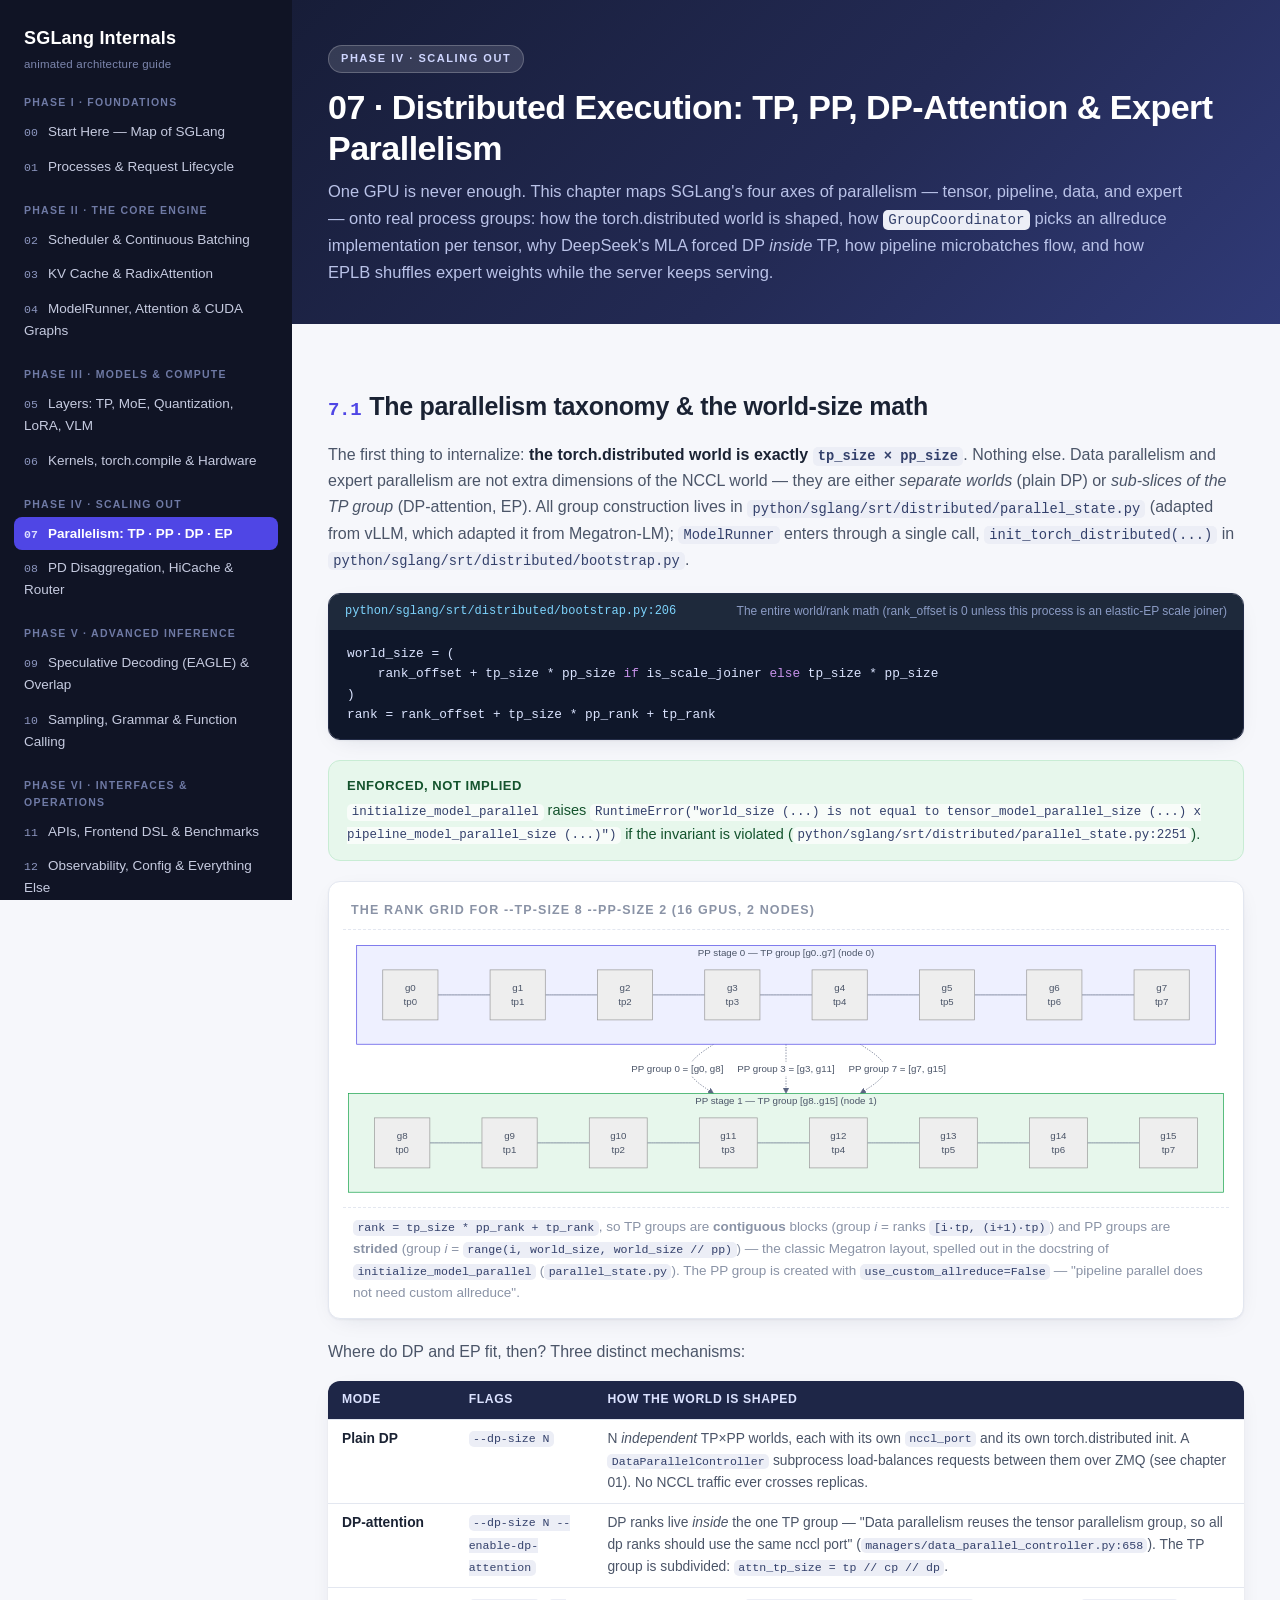
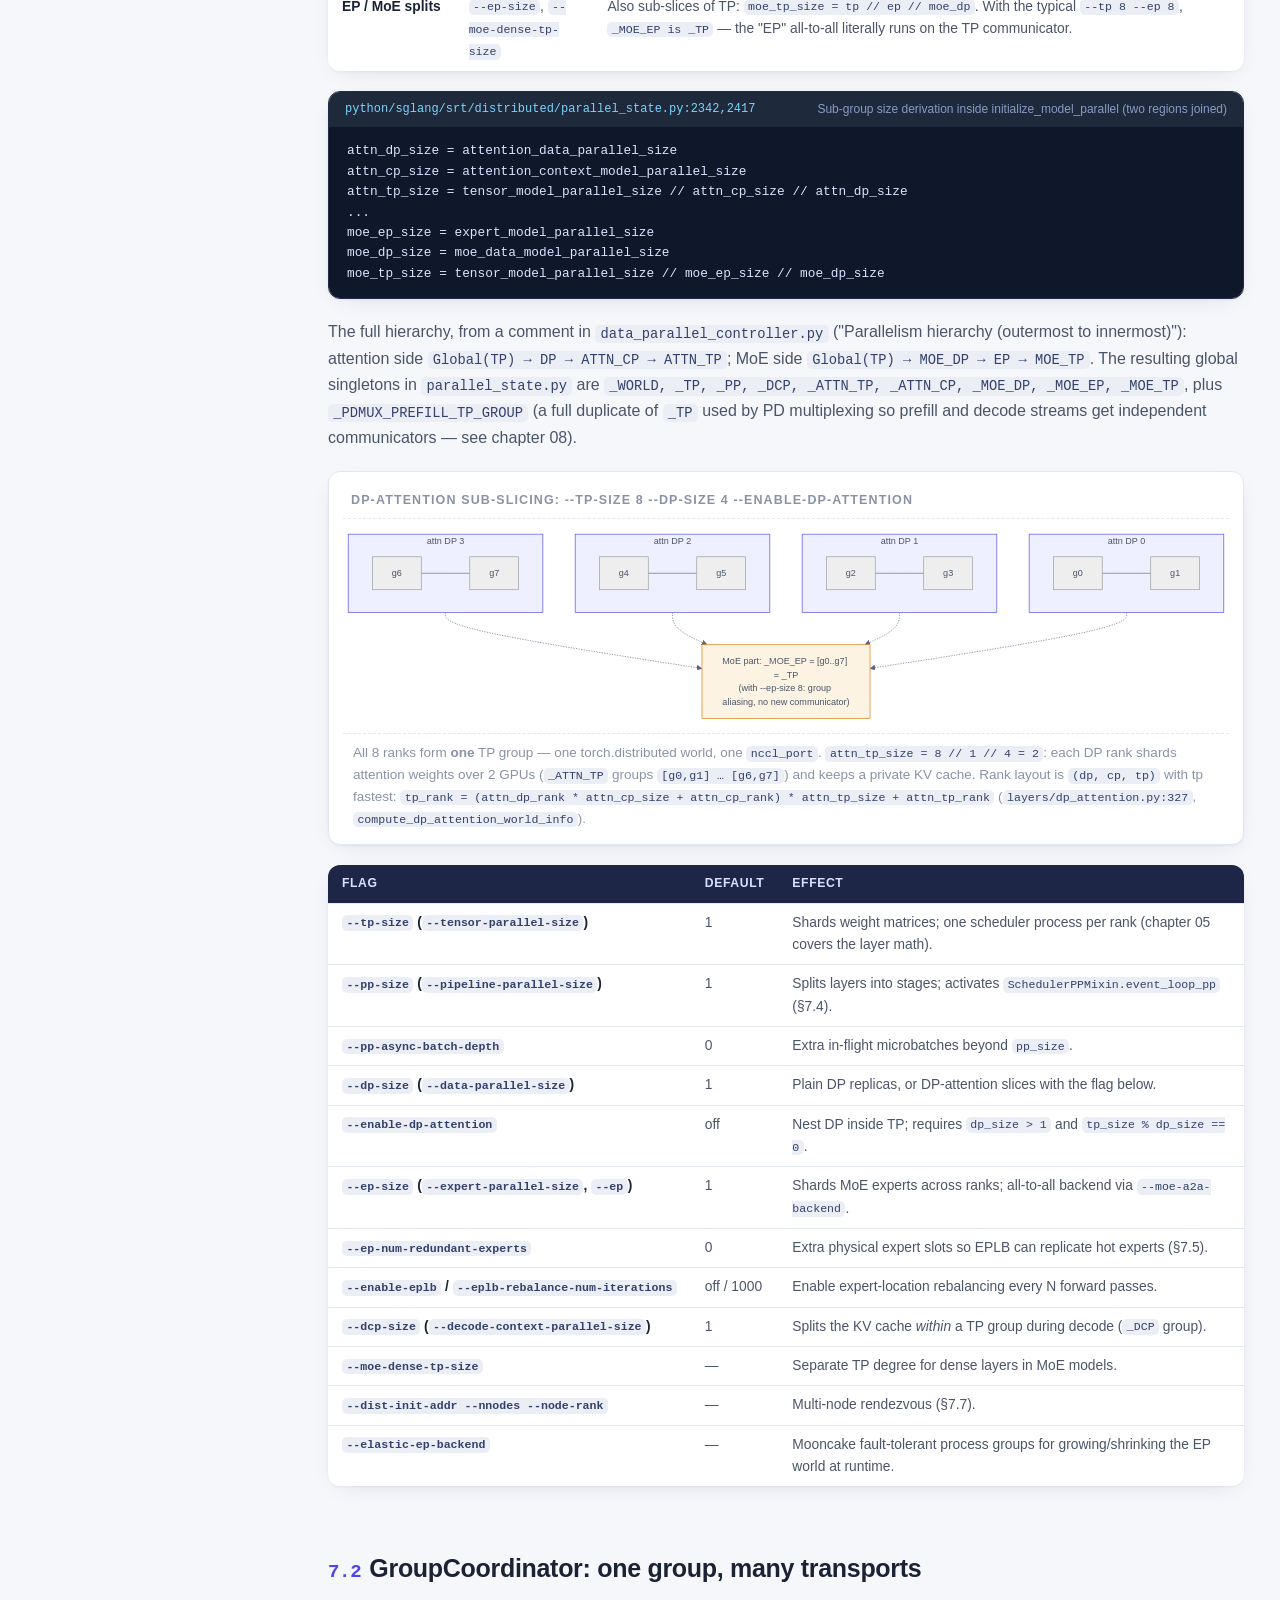
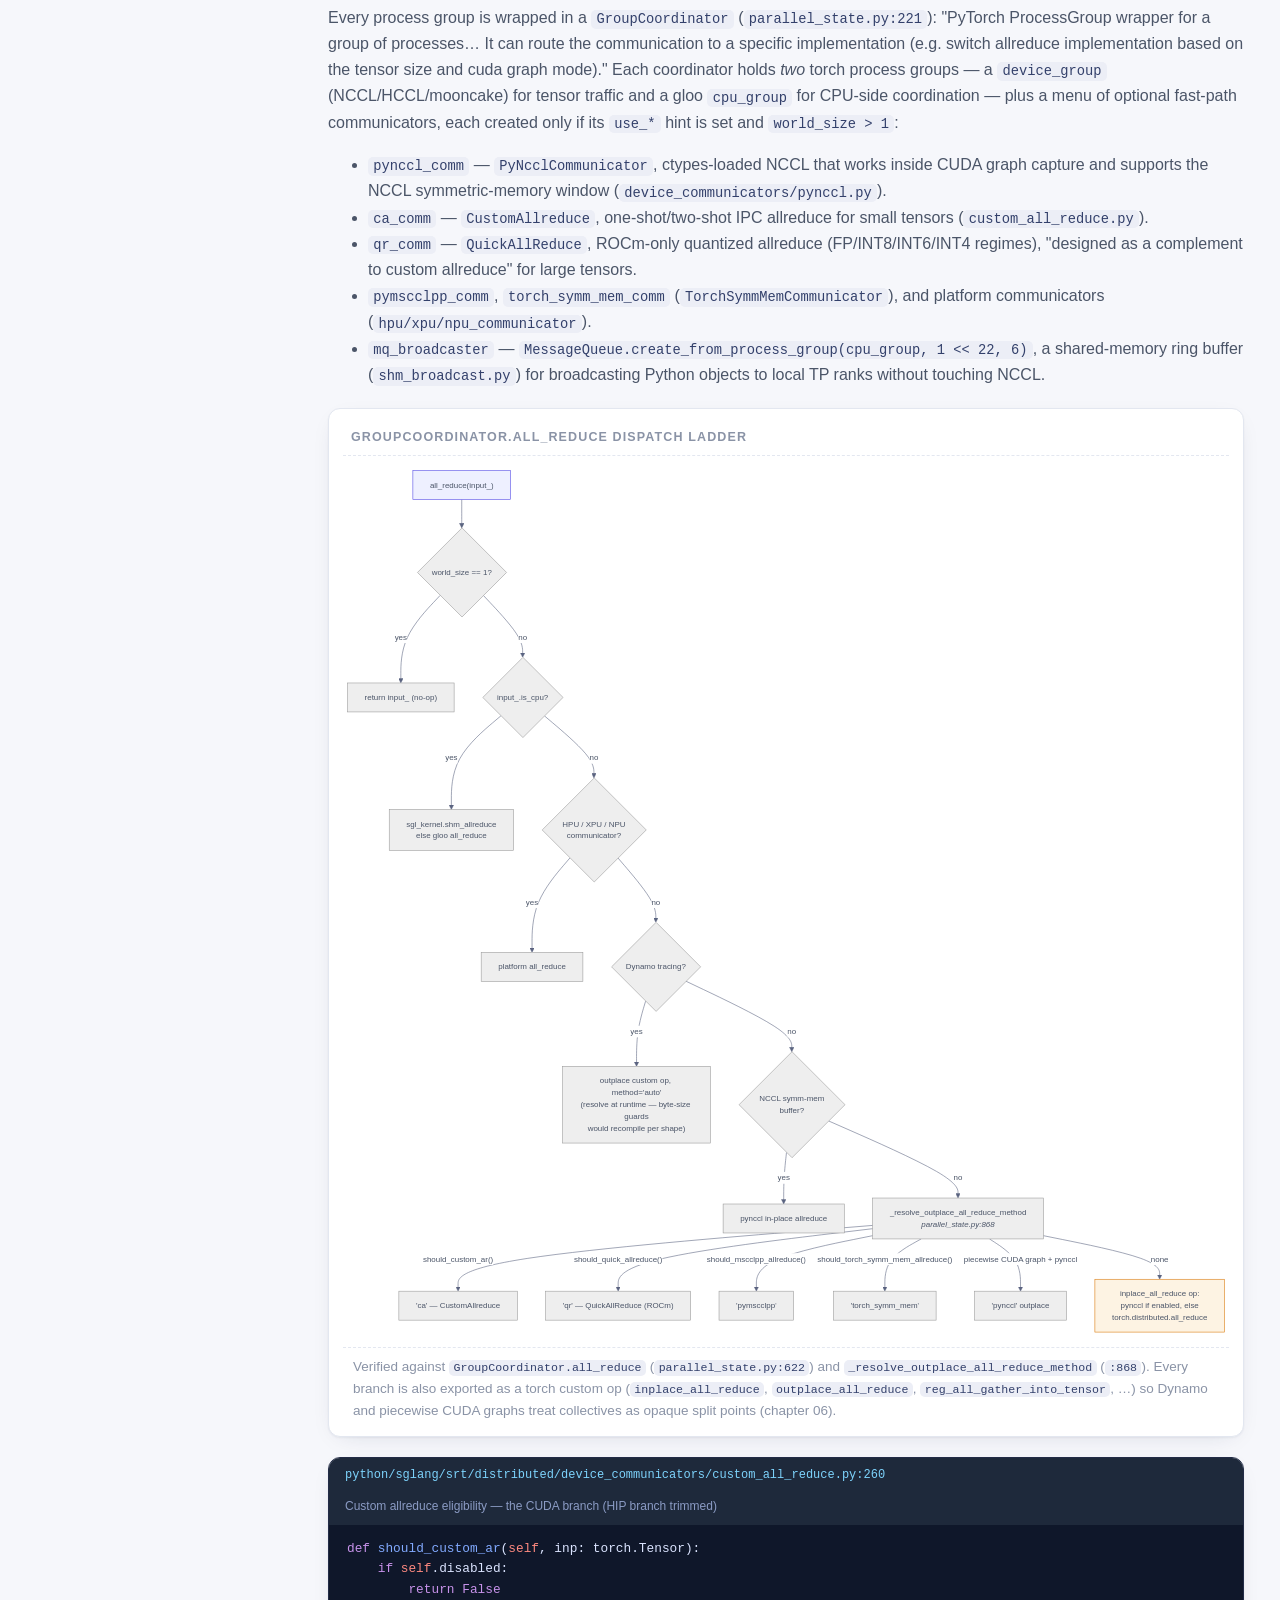
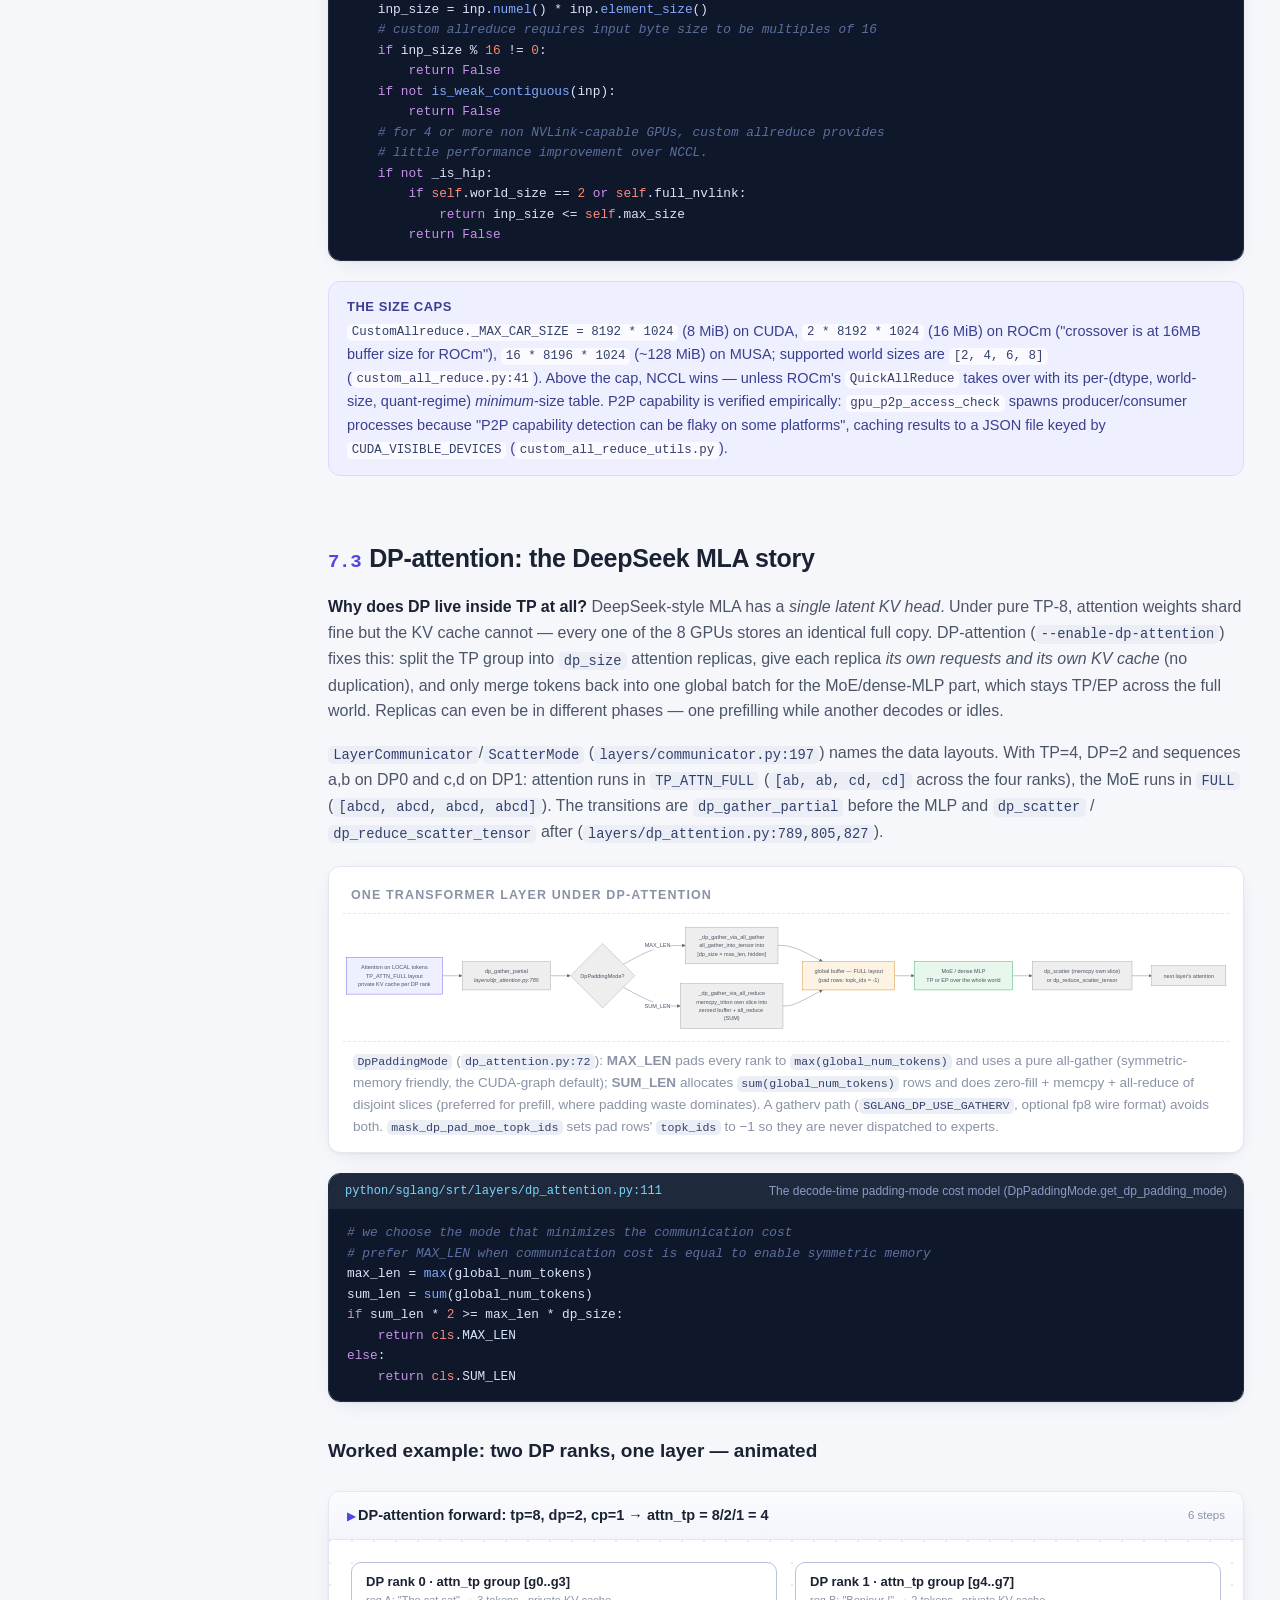
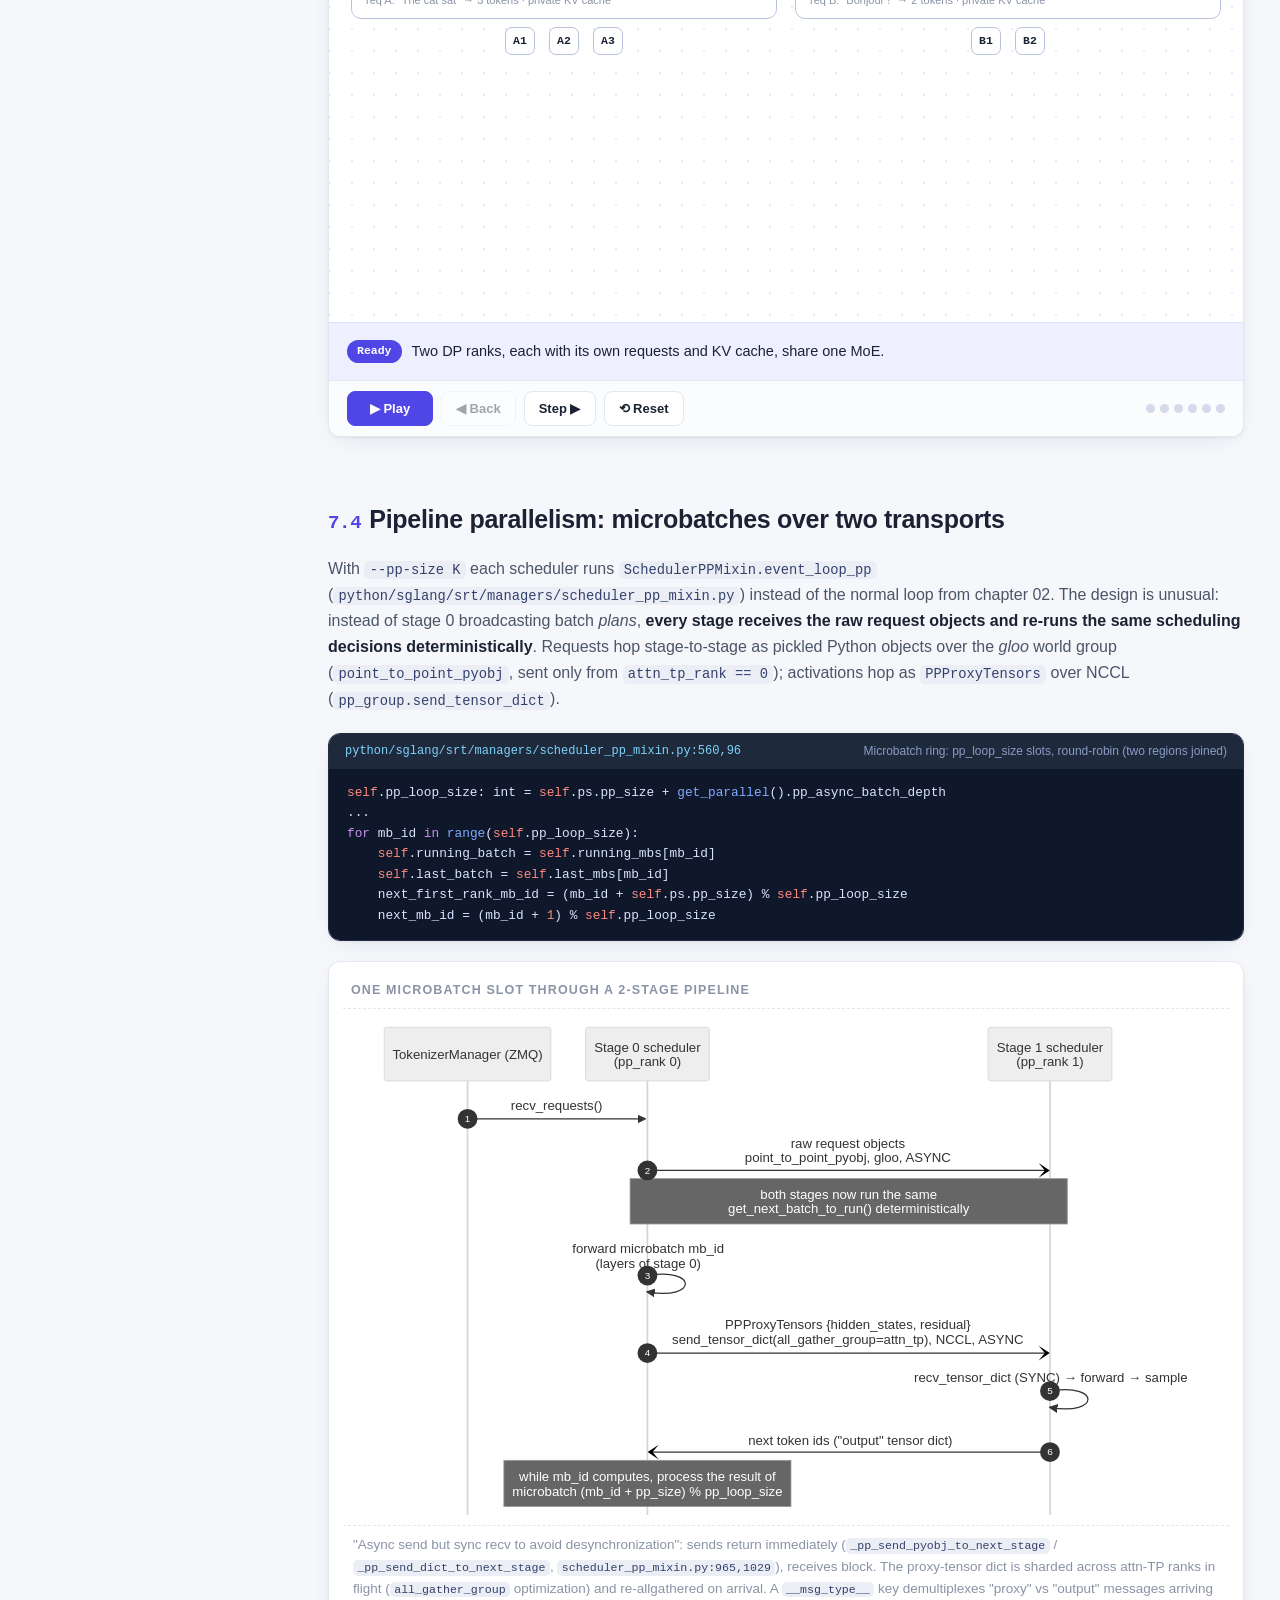
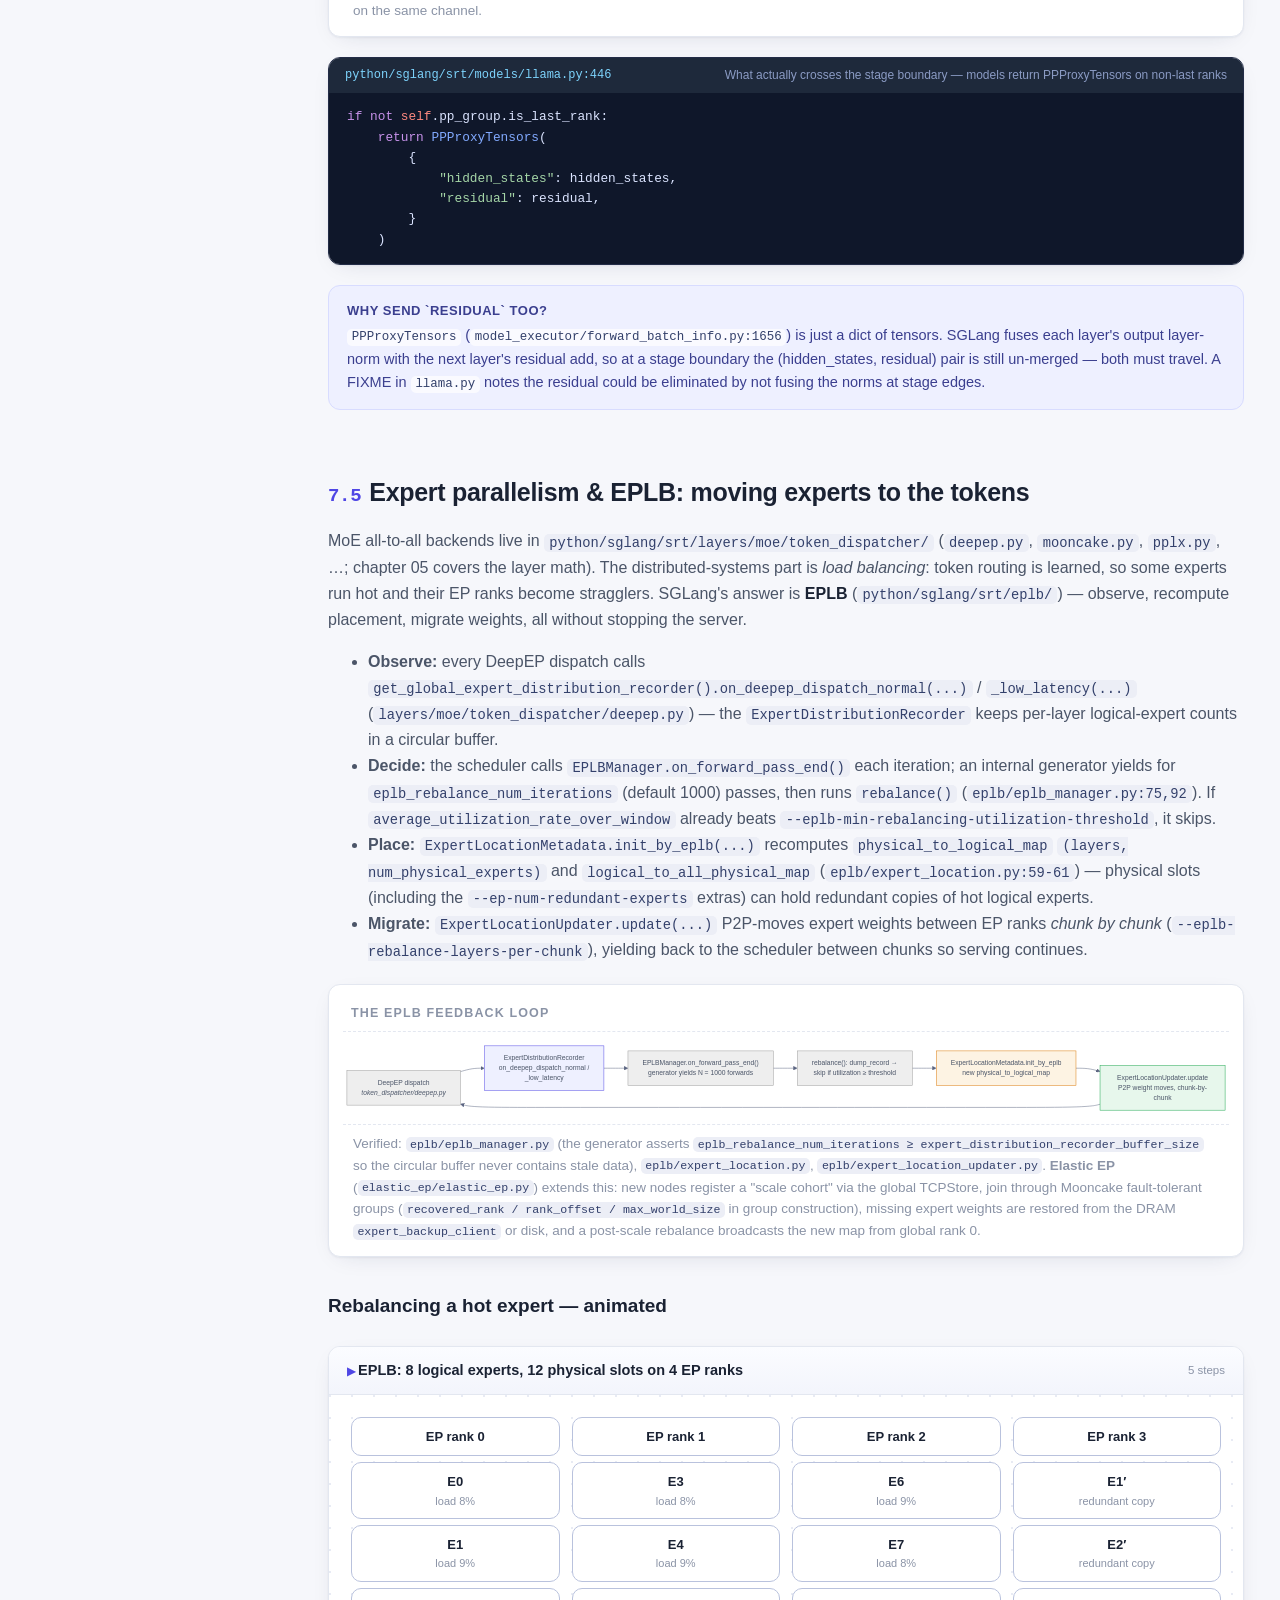
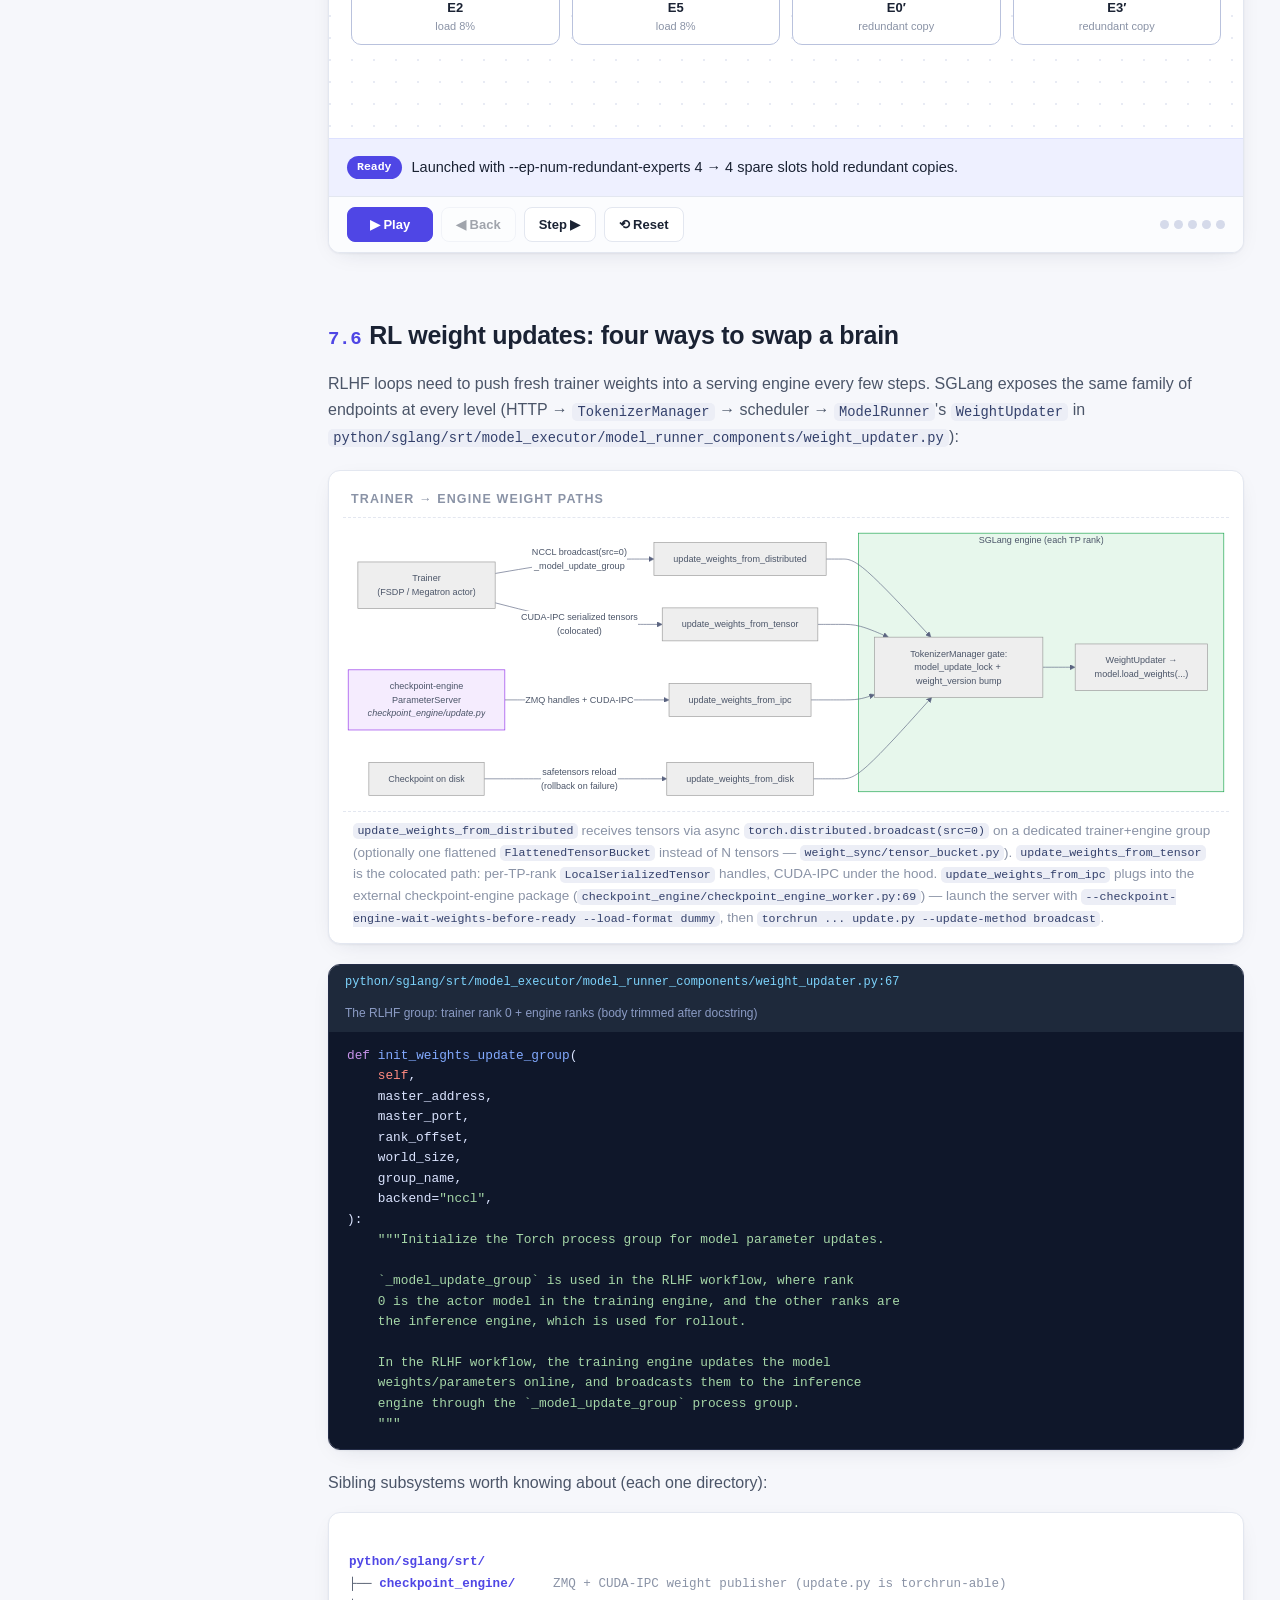
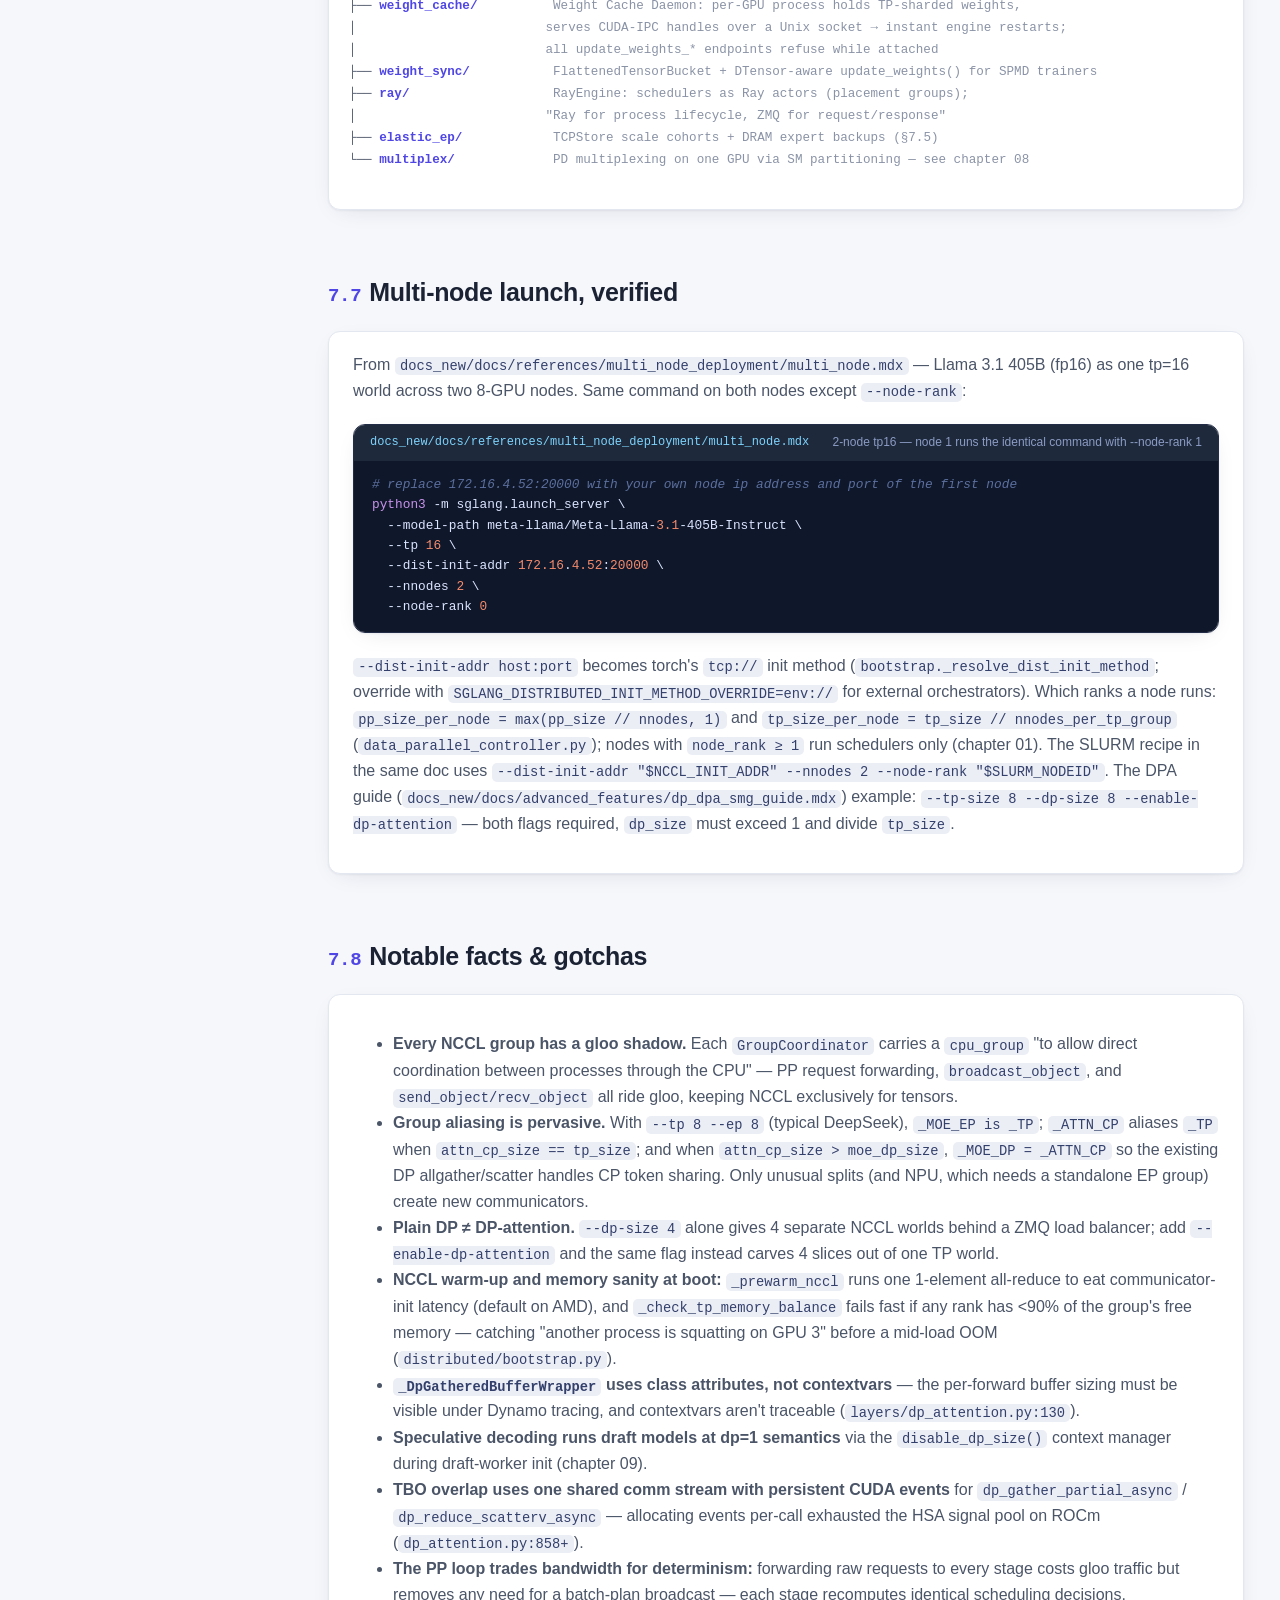
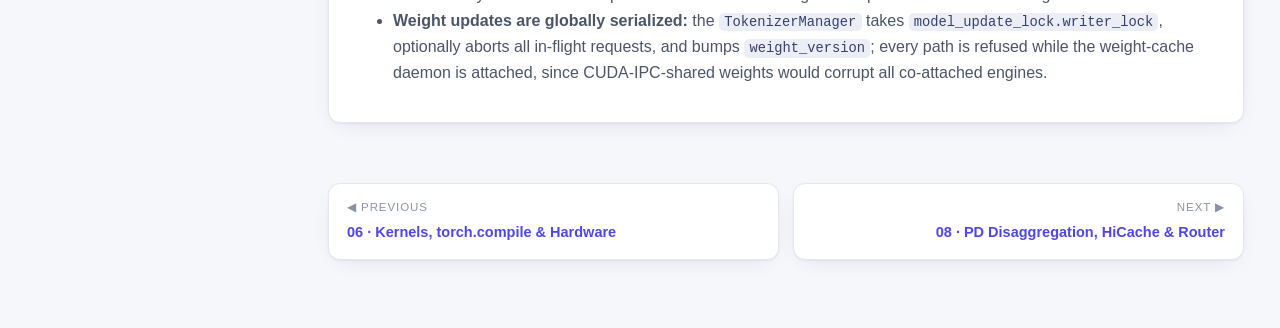
<file: architecture-viz/07-distributed.html>
<!DOCTYPE html>
<html lang="en">
<head>
<meta charset="utf-8">
<meta name="viewport" content="width=device-width, initial-scale=1">
<title>07 · Parallelism: TP · PP · DP · EP — SGLang Internals</title>
<link rel="stylesheet" href="assets/style.css">
<script src="assets/mermaid.min.js"></script>
<script src="assets/viz.js"></script>
</head>
<body>
<div class="layout">
<main>
  <div class="page-hero"><div class="content">
    <span class="phase-badge">Phase IV · Scaling Out</span>
    <h1>07 · Distributed Execution: TP, PP, DP-Attention &amp; Expert Parallelism</h1>
    <p class="lede">
      One GPU is never enough. This chapter maps SGLang's four axes of parallelism — tensor,
      pipeline, data, and expert — onto real process groups: how the torch.distributed world is
      shaped, how <code>GroupCoordinator</code> picks an allreduce implementation per tensor, why
      DeepSeek's MLA forced DP <em>inside</em> TP, how pipeline microbatches flow, and how EPLB
      shuffles expert weights while the server keeps serving.
    </p>
  </div></div>

  <div class="content">

  <h2><span class="sec-num">7.1</span>The parallelism taxonomy &amp; the world-size math</h2>
  <p>
    The first thing to internalize: <strong>the torch.distributed world is exactly
    <code>tp_size × pp_size</code></strong>. Nothing else. Data parallelism and expert parallelism
    are not extra dimensions of the NCCL world — they are either <em>separate worlds</em> (plain DP)
    or <em>sub-slices of the TP group</em> (DP-attention, EP). All group construction lives in
    <code>python/sglang/srt/distributed/parallel_state.py</code> (adapted from vLLM, which adapted
    it from Megatron-LM); <code>ModelRunner</code> enters through a single call,
    <code>init_torch_distributed(...)</code> in
    <code>python/sglang/srt/distributed/bootstrap.py</code>.
  </p>

  <div class="snippet" data-lang="python" data-file="python/sglang/srt/distributed/bootstrap.py:206" data-desc="The entire world/rank math (rank_offset is 0 unless this process is an elastic-EP scale joiner)">
<pre>
world_size = (
    rank_offset + tp_size * pp_size if is_scale_joiner else tp_size * pp_size
)
rank = rank_offset + tp_size * pp_rank + tp_rank
</pre>
  </div>

  <div class="callout fact"><span class="co-title">Enforced, not implied</span>
    <code>initialize_model_parallel</code> raises
    <code>RuntimeError("world_size (...) is not equal to tensor_model_parallel_size (...) x
    pipeline_model_parallel_size (...)")</code> if the invariant is violated
    (<code>python/sglang/srt/distributed/parallel_state.py:2251</code>).
  </div>

  <div class="diagram">
    <div class="dg-title">The rank grid for --tp-size 8 --pp-size 2 (16 GPUs, 2 nodes)</div>
    <pre class="mermaid">
flowchart TB
  subgraph stage0 ["PP stage 0 — TP group [g0..g7] (node 0)"]
    direction LR
    g0["g0<br/>tp0"] --- g1["g1<br/>tp1"] --- g2["g2<br/>tp2"] --- g3["g3<br/>tp3"] --- g4["g4<br/>tp4"] --- g5["g5<br/>tp5"] --- g6["g6<br/>tp6"] --- g7["g7<br/>tp7"]
  end
  subgraph stage1 ["PP stage 1 — TP group [g8..g15] (node 1)"]
    direction LR
    g8["g8<br/>tp0"] --- g9["g9<br/>tp1"] --- g10["g10<br/>tp2"] --- g11["g11<br/>tp3"] --- g12["g12<br/>tp4"] --- g13["g13<br/>tp5"] --- g14["g14<br/>tp6"] --- g15["g15<br/>tp7"]
  end
  g0 -.->|"PP group 0 = [g0, g8]"| g8
  g3 -.->|"PP group 3 = [g3, g11]"| g11
  g7 -.->|"PP group 7 = [g7, g15]"| g15
  style stage0 fill:#eef0ff,stroke:#4f46e5
  style stage1 fill:#e7f7ec,stroke:#16a34a
    </pre>
    <div class="dg-caption">
      <code>rank = tp_size * pp_rank + tp_rank</code>, so TP groups are <b>contiguous</b> blocks
      (group <i>i</i> = ranks <code>[i·tp, (i+1)·tp)</code>) and PP groups are <b>strided</b>
      (group <i>i</i> = <code>range(i, world_size, world_size // pp)</code>) — the classic
      Megatron layout, spelled out in the docstring of <code>initialize_model_parallel</code>
      (<code>parallel_state.py</code>). The PP group is created with
      <code>use_custom_allreduce=False</code> — "pipeline parallel does not need custom allreduce".
    </div>
  </div>

  <p>Where do DP and EP fit, then? Three distinct mechanisms:</p>
  <table class="tbl">
    <tr><th>Mode</th><th>Flags</th><th>How the world is shaped</th></tr>
    <tr><td><b>Plain DP</b></td><td><code>--dp-size N</code></td>
      <td>N <em>independent</em> TP×PP worlds, each with its own <code>nccl_port</code> and its own
      torch.distributed init. A <code>DataParallelController</code> subprocess load-balances
      requests between them over ZMQ (see chapter 01). No NCCL traffic ever crosses replicas.</td></tr>
    <tr><td><b>DP-attention</b></td><td><code>--dp-size N --enable-dp-attention</code></td>
      <td>DP ranks live <em>inside</em> the one TP group — "Data parallelism reuses the tensor
      parallelism group, so all dp ranks should use the same nccl port"
      (<code>managers/data_parallel_controller.py:658</code>). The TP group is subdivided:
      <code>attn_tp_size = tp // cp // dp</code>.</td></tr>
    <tr><td><b>EP / MoE splits</b></td><td><code>--ep-size</code>, <code>--moe-dense-tp-size</code></td>
      <td>Also sub-slices of TP: <code>moe_tp_size = tp // ep // moe_dp</code>. With the typical
      <code>--tp 8 --ep 8</code>, <code>_MOE_EP is _TP</code> — the "EP" all-to-all literally runs
      on the TP communicator.</td></tr>
  </table>

  <div class="snippet" data-lang="python" data-file="python/sglang/srt/distributed/parallel_state.py:2342,2417" data-desc="Sub-group size derivation inside initialize_model_parallel (two regions joined)">
<pre>
attn_dp_size = attention_data_parallel_size
attn_cp_size = attention_context_model_parallel_size
attn_tp_size = tensor_model_parallel_size // attn_cp_size // attn_dp_size
...
moe_ep_size = expert_model_parallel_size
moe_dp_size = moe_data_model_parallel_size
moe_tp_size = tensor_model_parallel_size // moe_ep_size // moe_dp_size
</pre>
  </div>

  <p>
    The full hierarchy, from a comment in <code>data_parallel_controller.py</code>
    ("Parallelism hierarchy (outermost to innermost)"):
    attention side <code>Global(TP) → DP → ATTN_CP → ATTN_TP</code>; MoE side
    <code>Global(TP) → MOE_DP → EP → MOE_TP</code>. The resulting global singletons in
    <code>parallel_state.py</code> are <code>_WORLD, _TP, _PP, _DCP, _ATTN_TP, _ATTN_CP,
    _MOE_DP, _MOE_EP, _MOE_TP</code>, plus <code>_PDMUX_PREFILL_TP_GROUP</code> (a full duplicate
    of <code>_TP</code> used by PD multiplexing so prefill and decode streams get independent
    communicators — see chapter 08).
  </p>

  <div class="diagram">
    <div class="dg-title">DP-attention sub-slicing: --tp-size 8 --dp-size 4 --enable-dp-attention</div>
    <pre class="mermaid">
flowchart TB
  subgraph dp0 ["attn DP 0"]
    direction LR
    r0["g0"] --- r1["g1"]
  end
  subgraph dp1 ["attn DP 1"]
    direction LR
    r2["g2"] --- r3["g3"]
  end
  subgraph dp2 ["attn DP 2"]
    direction LR
    r4["g4"] --- r5["g5"]
  end
  subgraph dp3 ["attn DP 3"]
    direction LR
    r6["g6"] --- r7["g7"]
  end
  moe["MoE part: _MOE_EP = [g0..g7] = _TP<br/>(with --ep-size 8: group aliasing, no new communicator)"]
  r0 -.-> moe
  r2 -.-> moe
  r5 -.-> moe
  r7 -.-> moe
  style dp0 fill:#eef0ff,stroke:#4f46e5
  style dp1 fill:#eef0ff,stroke:#4f46e5
  style dp2 fill:#eef0ff,stroke:#4f46e5
  style dp3 fill:#eef0ff,stroke:#4f46e5
  style moe fill:#fdf3e3,stroke:#d97706
    </pre>
    <div class="dg-caption">
      All 8 ranks form <b>one</b> TP group — one torch.distributed world, one
      <code>nccl_port</code>. <code>attn_tp_size = 8 // 1 // 4 = 2</code>: each DP rank shards
      attention weights over 2 GPUs (<code>_ATTN_TP</code> groups
      <code>[g0,g1] … [g6,g7]</code>) and keeps a private KV cache. Rank layout is
      <code>(dp, cp, tp)</code> with tp fastest:
      <code>tp_rank = (attn_dp_rank * attn_cp_size + attn_cp_rank) * attn_tp_size + attn_tp_rank</code>
      (<code>layers/dp_attention.py:327</code>, <code>compute_dp_attention_world_info</code>).
    </div>
  </div>

  <table class="tbl">
    <tr><th>Flag</th><th>Default</th><th>Effect</th></tr>
    <tr><td><code>--tp-size</code> (<code>--tensor-parallel-size</code>)</td><td>1</td><td>Shards weight matrices; one scheduler process per rank (chapter 05 covers the layer math).</td></tr>
    <tr><td><code>--pp-size</code> (<code>--pipeline-parallel-size</code>)</td><td>1</td><td>Splits layers into stages; activates <code>SchedulerPPMixin.event_loop_pp</code> (§7.4).</td></tr>
    <tr><td><code>--pp-async-batch-depth</code></td><td>0</td><td>Extra in-flight microbatches beyond <code>pp_size</code>.</td></tr>
    <tr><td><code>--dp-size</code> (<code>--data-parallel-size</code>)</td><td>1</td><td>Plain DP replicas, or DP-attention slices with the flag below.</td></tr>
    <tr><td><code>--enable-dp-attention</code></td><td>off</td><td>Nest DP inside TP; requires <code>dp_size &gt; 1</code> and <code>tp_size % dp_size == 0</code>.</td></tr>
    <tr><td><code>--ep-size</code> (<code>--expert-parallel-size</code>, <code>--ep</code>)</td><td>1</td><td>Shards MoE experts across ranks; all-to-all backend via <code>--moe-a2a-backend</code>.</td></tr>
    <tr><td><code>--ep-num-redundant-experts</code></td><td>0</td><td>Extra physical expert slots so EPLB can replicate hot experts (§7.5).</td></tr>
    <tr><td><code>--enable-eplb</code> / <code>--eplb-rebalance-num-iterations</code></td><td>off / 1000</td><td>Enable expert-location rebalancing every N forward passes.</td></tr>
    <tr><td><code>--dcp-size</code> (<code>--decode-context-parallel-size</code>)</td><td>1</td><td>Splits the KV cache <em>within</em> a TP group during decode (<code>_DCP</code> group).</td></tr>
    <tr><td><code>--moe-dense-tp-size</code></td><td>—</td><td>Separate TP degree for dense layers in MoE models.</td></tr>
    <tr><td><code>--dist-init-addr --nnodes --node-rank</code></td><td>—</td><td>Multi-node rendezvous (§7.7).</td></tr>
    <tr><td><code>--elastic-ep-backend</code></td><td>—</td><td>Mooncake fault-tolerant process groups for growing/shrinking the EP world at runtime.</td></tr>
  </table>

  <h2><span class="sec-num">7.2</span>GroupCoordinator: one group, many transports</h2>
  <p>
    Every process group is wrapped in a <code>GroupCoordinator</code>
    (<code>parallel_state.py:221</code>): "PyTorch ProcessGroup wrapper for a group of processes…
    It can route the communication to a specific implementation (e.g. switch allreduce
    implementation based on the tensor size and cuda graph mode)." Each coordinator holds
    <em>two</em> torch process groups — a <code>device_group</code> (NCCL/HCCL/mooncake) for tensor
    traffic and a gloo <code>cpu_group</code> for CPU-side coordination — plus a menu of optional
    fast-path communicators, each created only if its <code>use_*</code> hint is set and
    <code>world_size &gt; 1</code>:
  </p>
  <ul>
    <li><code>pynccl_comm</code> — <code>PyNcclCommunicator</code>, ctypes-loaded NCCL that works
      inside CUDA graph capture and supports the NCCL symmetric-memory window
      (<code>device_communicators/pynccl.py</code>).</li>
    <li><code>ca_comm</code> — <code>CustomAllreduce</code>, one-shot/two-shot IPC allreduce for
      small tensors (<code>custom_all_reduce.py</code>).</li>
    <li><code>qr_comm</code> — <code>QuickAllReduce</code>, ROCm-only quantized allreduce
      (FP/INT8/INT6/INT4 regimes), "designed as a complement to custom allreduce" for large
      tensors.</li>
    <li><code>pymscclpp_comm</code>, <code>torch_symm_mem_comm</code>
      (<code>TorchSymmMemCommunicator</code>), and platform communicators
      (<code>hpu/xpu/npu_communicator</code>).</li>
    <li><code>mq_broadcaster</code> — <code>MessageQueue.create_from_process_group(cpu_group,
      1 &lt;&lt; 22, 6)</code>, a shared-memory ring buffer (<code>shm_broadcast.py</code>) for
      broadcasting Python objects to local TP ranks without touching NCCL.</li>
  </ul>

  <div class="diagram">
    <div class="dg-title">GroupCoordinator.all_reduce dispatch ladder</div>
    <pre class="mermaid">
flowchart TD
  in["all_reduce(input_)"] --> ws{"world_size == 1?"}
  ws -->|yes| noop["return input_ (no-op)"]
  ws -->|no| cpu{"input_.is_cpu?"}
  cpu -->|yes| shm["sgl_kernel.shm_allreduce<br/>else gloo all_reduce"]
  cpu -->|no| plat{"HPU / XPU / NPU<br/>communicator?"}
  plat -->|yes| pc["platform all_reduce"]
  plat -->|no| dyn{"Dynamo tracing?"}
  dyn -->|yes| auto["outplace custom op, method='auto'<br/>(resolve at runtime — byte-size guards<br/>would recompile per shape)"]
  dyn -->|no| symm{"NCCL symm-mem<br/>buffer?"}
  symm -->|yes| pyn1["pynccl in-place allreduce"]
  symm -->|no| resolve["_resolve_outplace_all_reduce_method<br/><i>parallel_state.py:868</i>"]
  resolve -->|"should_custom_ar()"| ca["'ca' — CustomAllreduce"]
  resolve -->|"should_quick_allreduce()"| qr["'qr' — QuickAllReduce (ROCm)"]
  resolve -->|"should_mscclpp_allreduce()"| ms["'pymscclpp'"]
  resolve -->|"should_torch_symm_mem_allreduce()"| ts["'torch_symm_mem'"]
  resolve -->|"piecewise CUDA graph + pynccl"| pyn2["'pynccl' outplace"]
  resolve -->|none| fallback["inplace_all_reduce op:<br/>pynccl if enabled, else<br/>torch.distributed.all_reduce"]
  style in fill:#eef0ff,stroke:#4f46e5
  style fallback fill:#fdf3e3,stroke:#d97706
    </pre>
    <div class="dg-caption">
      Verified against <code>GroupCoordinator.all_reduce</code>
      (<code>parallel_state.py:622</code>) and
      <code>_resolve_outplace_all_reduce_method</code> (<code>:868</code>). Every branch is also
      exported as a torch custom op (<code>inplace_all_reduce</code>,
      <code>outplace_all_reduce</code>, <code>reg_all_gather_into_tensor</code>, …) so Dynamo and
      piecewise CUDA graphs treat collectives as opaque split points (chapter 06).
    </div>
  </div>

  <div class="snippet" data-lang="python" data-file="python/sglang/srt/distributed/device_communicators/custom_all_reduce.py:260" data-desc="Custom allreduce eligibility — the CUDA branch (HIP branch trimmed)">
<pre>
def should_custom_ar(self, inp: torch.Tensor):
    if self.disabled:
        return False
    inp_size = inp.numel() * inp.element_size()
    # custom allreduce requires input byte size to be multiples of 16
    if inp_size % 16 != 0:
        return False
    if not is_weak_contiguous(inp):
        return False
    # for 4 or more non NVLink-capable GPUs, custom allreduce provides
    # little performance improvement over NCCL.
    if not _is_hip:
        if self.world_size == 2 or self.full_nvlink:
            return inp_size &lt;= self.max_size
        return False
</pre>
  </div>

  <div class="callout note"><span class="co-title">The size caps</span>
    <code>CustomAllreduce._MAX_CAR_SIZE = 8192 * 1024</code> (8 MiB) on CUDA,
    <code>2 * 8192 * 1024</code> (16 MiB) on ROCm ("crossover is at 16MB buffer size for ROCm"),
    <code>16 * 8196 * 1024</code> (~128 MiB) on MUSA; supported world sizes are
    <code>[2, 4, 6, 8]</code> (<code>custom_all_reduce.py:41</code>). Above the cap, NCCL wins —
    unless ROCm's <code>QuickAllReduce</code> takes over with its per-(dtype, world-size,
    quant-regime) <em>minimum</em>-size table. P2P capability is verified empirically:
    <code>gpu_p2p_access_check</code> spawns producer/consumer processes because "P2P capability
    detection can be flaky on some platforms", caching results to a JSON file keyed by
    <code>CUDA_VISIBLE_DEVICES</code> (<code>custom_all_reduce_utils.py</code>).
  </div>

  <h2><span class="sec-num">7.3</span>DP-attention: the DeepSeek MLA story</h2>
  <p>
    <strong>Why does DP live inside TP at all?</strong> DeepSeek-style MLA has a <em>single
    latent KV head</em>. Under pure TP-8, attention weights shard fine but the KV cache cannot —
    every one of the 8 GPUs stores an identical full copy. DP-attention
    (<code>--enable-dp-attention</code>) fixes this: split the TP group into <code>dp_size</code>
    attention replicas, give each replica <em>its own requests and its own KV cache</em> (no
    duplication), and only merge tokens back into one global batch for the MoE/dense-MLP part,
    which stays TP/EP across the full world. Replicas can even be in different phases —
    one prefilling while another decodes or idles.
  </p>
  <p>
    <code>LayerCommunicator</code>/<code>ScatterMode</code>
    (<code>layers/communicator.py:197</code>) names the data layouts. With TP=4, DP=2 and
    sequences a,b on DP0 and c,d on DP1: attention runs in <code>TP_ATTN_FULL</code>
    (<code>[ab, ab, cd, cd]</code> across the four ranks), the MoE runs in <code>FULL</code>
    (<code>[abcd, abcd, abcd, abcd]</code>). The transitions are
    <code>dp_gather_partial</code> before the MLP and <code>dp_scatter</code> /
    <code>dp_reduce_scatter_tensor</code> after (<code>layers/dp_attention.py:789,805,827</code>).
  </p>

  <div class="diagram">
    <div class="dg-title">One transformer layer under DP-attention</div>
    <pre class="mermaid">
flowchart LR
  attn["Attention on LOCAL tokens<br/>TP_ATTN_FULL layout<br/>private KV cache per DP rank"] --> g["dp_gather_partial<br/><i>layers/dp_attention.py:789</i>"]
  g --> mode{"DpPaddingMode?"}
  mode -->|MAX_LEN| ag["_dp_gather_via_all_gather<br/>all_gather_into_tensor into<br/>[dp_size × max_len, hidden]"]
  mode -->|SUM_LEN| ar["_dp_gather_via_all_reduce<br/>memcpy_triton own slice into<br/>zeroed buffer + all_reduce (SUM)"]
  ag --> buf["global buffer — FULL layout<br/>(pad rows: topk_ids = -1)"]
  ar --> buf
  buf --> moe["MoE / dense MLP<br/>TP or EP over the whole world"]
  moe --> sc["dp_scatter (memcpy own slice)<br/>or dp_reduce_scatter_tensor"]
  sc --> next["next layer's attention"]
  style attn fill:#eef0ff,stroke:#4f46e5
  style buf fill:#fdf3e3,stroke:#d97706
  style moe fill:#e7f7ec,stroke:#16a34a
    </pre>
    <div class="dg-caption">
      <code>DpPaddingMode</code> (<code>dp_attention.py:72</code>): <b>MAX_LEN</b> pads every rank
      to <code>max(global_num_tokens)</code> and uses a pure all-gather (symmetric-memory
      friendly, the CUDA-graph default); <b>SUM_LEN</b> allocates
      <code>sum(global_num_tokens)</code> rows and does zero-fill + memcpy + all-reduce of
      disjoint slices (preferred for prefill, where padding waste dominates). A gatherv path
      (<code>SGLANG_DP_USE_GATHERV</code>, optional fp8 wire format) avoids both.
      <code>mask_dp_pad_moe_topk_ids</code> sets pad rows' <code>topk_ids</code> to −1 so they are
      never dispatched to experts.
    </div>
  </div>

  <div class="snippet" data-lang="python" data-file="python/sglang/srt/layers/dp_attention.py:111" data-desc="The decode-time padding-mode cost model (DpPaddingMode.get_dp_padding_mode)">
<pre>
# we choose the mode that minimizes the communication cost
# prefer MAX_LEN when communication cost is equal to enable symmetric memory
max_len = max(global_num_tokens)
sum_len = sum(global_num_tokens)
if sum_len * 2 >= max_len * dp_size:
    return cls.MAX_LEN
else:
    return cls.SUM_LEN
</pre>
  </div>

  <h3>Worked example: two DP ranks, one layer — animated</h3>
  <div class="stepper" id="st-dpa">
    <div class="st-scene">
      <div style="display:grid; grid-template-columns:1fr 1fr; gap:18px; min-width:760px">
        <div>
          <div class="sc-box" id="dpa-r0" style="width:100%">DP rank 0 · attn_tp group [g0..g3]<small>req A: "The cat sat" → 3 tokens · private KV cache</small></div>
          <div class="sc-row" style="margin-top:6px; justify-content:center">
            <span class="tok" id="tA1">A1</span><span class="tok" id="tA2">A2</span><span class="tok" id="tA3">A3</span>
          </div>
        </div>
        <div>
          <div class="sc-box" id="dpa-r1" style="width:100%">DP rank 1 · attn_tp group [g4..g7]<small>req B: "Bonjour !" → 2 tokens · private KV cache</small></div>
          <div class="sc-row" style="margin-top:6px; justify-content:center">
            <span class="tok" id="tB1">B1</span><span class="tok" id="tB2">B2</span>
          </div>
        </div>
      </div>
      <div class="sc-row" style="margin-top:14px">
        <div class="sc-box appear" id="dpa-mode" style="width:100%; text-align:center">DpPaddingMode<small id="dpa-mode-txt">global_num_tokens = [3, 2]</small></div>
      </div>
      <div class="sc-row" style="margin-top:10px">
        <div class="sc-box appear" id="dpa-buf" style="width:100%; text-align:center">global buffer · [dp_size × max_len = 6, hidden] · FULL layout
          <div class="sc-row" style="margin-top:6px; justify-content:center">
            <span class="tok" id="gA1">A1</span><span class="tok" id="gA2">A2</span><span class="tok" id="gA3">A3</span>
            <span class="tok" id="gB1">B1</span><span class="tok" id="gB2">B2</span><span class="tok" id="gPad">PAD</span>
          </div>
        </div>
      </div>
      <div class="sc-row" style="margin-top:10px">
        <div class="sc-box appear" id="dpa-moe" style="width:100%; text-align:center">MoE / dense MLP<small>same 6 rows computed on every rank (TP/EP over the whole world)</small></div>
      </div>
    </div>
  </div>

  <h2><span class="sec-num">7.4</span>Pipeline parallelism: microbatches over two transports</h2>
  <p>
    With <code>--pp-size K</code> each scheduler runs
    <code>SchedulerPPMixin.event_loop_pp</code>
    (<code>python/sglang/srt/managers/scheduler_pp_mixin.py</code>) instead of the normal loop
    from chapter 02. The design is unusual: instead of stage 0 broadcasting batch <em>plans</em>,
    <strong>every stage receives the raw request objects and re-runs the same scheduling decisions
    deterministically</strong>. Requests hop stage-to-stage as pickled Python objects over the
    <em>gloo</em> world group (<code>point_to_point_pyobj</code>, sent only from
    <code>attn_tp_rank == 0</code>); activations hop as <code>PPProxyTensors</code> over NCCL
    (<code>pp_group.send_tensor_dict</code>).
  </p>

  <div class="snippet" data-lang="python" data-file="python/sglang/srt/managers/scheduler_pp_mixin.py:560,96" data-desc="Microbatch ring: pp_loop_size slots, round-robin (two regions joined)">
<pre>
self.pp_loop_size: int = self.ps.pp_size + get_parallel().pp_async_batch_depth
...
for mb_id in range(self.pp_loop_size):
    self.running_batch = self.running_mbs[mb_id]
    self.last_batch = self.last_mbs[mb_id]
    next_first_rank_mb_id = (mb_id + self.ps.pp_size) % self.pp_loop_size
    next_mb_id = (mb_id + 1) % self.pp_loop_size
</pre>
  </div>

  <div class="diagram">
    <div class="dg-title">One microbatch slot through a 2-stage pipeline</div>
    <pre class="mermaid">
sequenceDiagram
  participant T as TokenizerManager (ZMQ)
  participant S0 as Stage 0 scheduler<br/>(pp_rank 0)
  participant S1 as Stage 1 scheduler<br/>(pp_rank 1)
  T->>S0: recv_requests()
  S0-)S1: raw request objects<br/>point_to_point_pyobj, gloo, ASYNC
  Note over S0,S1: both stages now run the same<br/>get_next_batch_to_run() deterministically
  S0->>S0: forward microbatch mb_id<br/>(layers of stage 0)
  S0-)S1: PPProxyTensors {hidden_states, residual}<br/>send_tensor_dict(all_gather_group=attn_tp), NCCL, ASYNC
  S1->>S1: recv_tensor_dict (SYNC) → forward → sample
  S1-)S0: next token ids ("output" tensor dict)
  Note over S0: while mb_id computes, process the result of<br/>microbatch (mb_id + pp_size) % pp_loop_size
    </pre>
    <div class="dg-caption">
      "Async send but sync recv to avoid desynchronization": sends return immediately
      (<code>_pp_send_pyobj_to_next_stage</code> / <code>_pp_send_dict_to_next_stage</code>,
      <code>scheduler_pp_mixin.py:965,1029</code>), receives block. The proxy-tensor dict is
      sharded across attn-TP ranks in flight (<code>all_gather_group</code> optimization) and
      re-allgathered on arrival. A <code>__msg_type__</code> key demultiplexes "proxy" vs "output"
      messages arriving on the same channel.
    </div>
  </div>

  <div class="snippet" data-lang="python" data-file="python/sglang/srt/models/llama.py:446" data-desc="What actually crosses the stage boundary — models return PPProxyTensors on non-last ranks">
<pre>
if not self.pp_group.is_last_rank:
    return PPProxyTensors(
        {
            "hidden_states": hidden_states,
            "residual": residual,
        }
    )
</pre>
  </div>

  <div class="callout note"><span class="co-title">Why send `residual` too?</span>
    <code>PPProxyTensors</code> (<code>model_executor/forward_batch_info.py:1656</code>) is just a
    dict of tensors. SGLang fuses each layer's output layer-norm with the next layer's residual
    add, so at a stage boundary the (hidden_states, residual) pair is still un-merged — both must
    travel. A FIXME in <code>llama.py</code> notes the residual could be eliminated by not fusing
    the norms at stage edges.
  </div>

  <h2><span class="sec-num">7.5</span>Expert parallelism &amp; EPLB: moving experts to the tokens</h2>
  <p>
    MoE all-to-all backends live in <code>python/sglang/srt/layers/moe/token_dispatcher/</code>
    (<code>deepep.py</code>, <code>mooncake.py</code>, <code>pplx.py</code>, …; chapter 05 covers
    the layer math). The distributed-systems part is <em>load balancing</em>: token routing is
    learned, so some experts run hot and their EP ranks become stragglers. SGLang's answer is
    <strong>EPLB</strong> (<code>python/sglang/srt/eplb/</code>) — observe, recompute placement,
    migrate weights, all without stopping the server.
  </p>
  <ul>
    <li><b>Observe:</b> every DeepEP dispatch calls
      <code>get_global_expert_distribution_recorder().on_deepep_dispatch_normal(...)</code> /
      <code>_low_latency(...)</code> (<code>layers/moe/token_dispatcher/deepep.py</code>) — the
      <code>ExpertDistributionRecorder</code> keeps per-layer logical-expert counts in a circular
      buffer.</li>
    <li><b>Decide:</b> the scheduler calls <code>EPLBManager.on_forward_pass_end()</code> each
      iteration; an internal generator yields for
      <code>eplb_rebalance_num_iterations</code> (default 1000) passes, then runs
      <code>rebalance()</code> (<code>eplb/eplb_manager.py:75,92</code>). If
      <code>average_utilization_rate_over_window</code> already beats
      <code>--eplb-min-rebalancing-utilization-threshold</code>, it skips.</li>
    <li><b>Place:</b> <code>ExpertLocationMetadata.init_by_eplb(...)</code> recomputes
      <code>physical_to_logical_map</code> <code>(layers, num_physical_experts)</code> and
      <code>logical_to_all_physical_map</code> (<code>eplb/expert_location.py:59-61</code>) —
      physical slots (including the <code>--ep-num-redundant-experts</code> extras) can hold
      redundant copies of hot logical experts.</li>
    <li><b>Migrate:</b> <code>ExpertLocationUpdater.update(...)</code> P2P-moves expert weights
      between EP ranks <em>chunk by chunk</em>
      (<code>--eplb-rebalance-layers-per-chunk</code>), yielding back to the scheduler between
      chunks so serving continues.</li>
  </ul>

  <div class="diagram">
    <div class="dg-title">The EPLB feedback loop</div>
    <pre class="mermaid">
flowchart LR
  disp["DeepEP dispatch<br/><i>token_dispatcher/deepep.py</i>"] --> rec["ExpertDistributionRecorder<br/>on_deepep_dispatch_normal /<br/>_low_latency"]
  rec --> mgr["EPLBManager.on_forward_pass_end()<br/>generator yields N = 1000 forwards"]
  mgr --> reb["rebalance(): dump_record →<br/>skip if utilization ≥ threshold"]
  reb --> meta["ExpertLocationMetadata.init_by_eplb<br/>new physical_to_logical_map"]
  meta --> upd["ExpertLocationUpdater.update<br/>P2P weight moves, chunk-by-chunk"]
  upd --> disp
  style rec fill:#eef0ff,stroke:#4f46e5
  style meta fill:#fdf3e3,stroke:#d97706
  style upd fill:#e7f7ec,stroke:#16a34a
    </pre>
    <div class="dg-caption">
      Verified: <code>eplb/eplb_manager.py</code> (the generator asserts
      <code>eplb_rebalance_num_iterations ≥ expert_distribution_recorder_buffer_size</code> so the
      circular buffer never contains stale data), <code>eplb/expert_location.py</code>,
      <code>eplb/expert_location_updater.py</code>. <b>Elastic EP</b>
      (<code>elastic_ep/elastic_ep.py</code>) extends this: new nodes register a "scale cohort"
      via the global TCPStore, join through Mooncake fault-tolerant groups
      (<code>recovered_rank / rank_offset / max_world_size</code> in group construction), missing
      expert weights are restored from the DRAM <code>expert_backup_client</code> or disk, and a
      post-scale rebalance broadcasts the new map from global rank 0.
    </div>
  </div>

  <h3>Rebalancing a hot expert — animated</h3>
  <div class="stepper" id="st-eplb">
    <div class="st-scene">
      <div style="display:grid; grid-template-columns:repeat(4, 1fr); gap:12px; min-width:760px">
        <div>
          <div class="sc-box" id="ep-r0" style="width:100%; text-align:center">EP rank 0</div>
          <div class="sc-box" id="ep-s00" style="width:100%; margin-top:6px; text-align:center"><span id="ep-n00">E0</span><small id="ep-l00">load 8%</small></div>
          <div class="sc-box" id="ep-s01" style="width:100%; margin-top:6px; text-align:center"><span id="ep-n01">E1</span><small id="ep-l01">load 9%</small></div>
          <div class="sc-box" id="ep-s02" style="width:100%; margin-top:6px; text-align:center"><span id="ep-n02">E2</span><small id="ep-l02">load 8%</small></div>
        </div>
        <div>
          <div class="sc-box" id="ep-r1" style="width:100%; text-align:center">EP rank 1</div>
          <div class="sc-box" id="ep-s10" style="width:100%; margin-top:6px; text-align:center"><span id="ep-n10">E3</span><small id="ep-l10">load 8%</small></div>
          <div class="sc-box" id="ep-s11" style="width:100%; margin-top:6px; text-align:center"><span id="ep-n11">E4</span><small id="ep-l11">load 9%</small></div>
          <div class="sc-box" id="ep-s12" style="width:100%; margin-top:6px; text-align:center"><span id="ep-n12">E5</span><small id="ep-l12">load 8%</small></div>
        </div>
        <div>
          <div class="sc-box" id="ep-r2" style="width:100%; text-align:center">EP rank 2</div>
          <div class="sc-box" id="ep-s20" style="width:100%; margin-top:6px; text-align:center"><span id="ep-n20">E6</span><small id="ep-l20">load 9%</small></div>
          <div class="sc-box" id="ep-s21" style="width:100%; margin-top:6px; text-align:center"><span id="ep-n21">E7</span><small id="ep-l21">load 8%</small></div>
          <div class="sc-box" id="ep-s22" style="width:100%; margin-top:6px; text-align:center"><span id="ep-n22">E0′</span><small id="ep-l22">redundant copy</small></div>
        </div>
        <div>
          <div class="sc-box" id="ep-r3" style="width:100%; text-align:center">EP rank 3</div>
          <div class="sc-box" id="ep-s30" style="width:100%; margin-top:6px; text-align:center"><span id="ep-n30">E1′</span><small id="ep-l30">redundant copy</small></div>
          <div class="sc-box" id="ep-s31" style="width:100%; margin-top:6px; text-align:center"><span id="ep-n31">E2′</span><small id="ep-l31">redundant copy</small></div>
          <div class="sc-box" id="ep-s32" style="width:100%; margin-top:6px; text-align:center"><span id="ep-n32">E3′</span><small id="ep-l32">redundant copy</small></div>
        </div>
      </div>
      <div class="sc-row" style="margin-top:12px">
        <div class="sc-box appear" id="ep-mgr" style="width:100%; text-align:center">EPLBManager<small id="ep-mgr-txt">forward passes since last rebalance: 0 / 1000</small></div>
      </div>
    </div>
  </div>

  <h2><span class="sec-num">7.6</span>RL weight updates: four ways to swap a brain</h2>
  <p>
    RLHF loops need to push fresh trainer weights into a serving engine every few steps. SGLang
    exposes the same family of endpoints at every level (HTTP → <code>TokenizerManager</code> →
    scheduler → <code>ModelRunner</code>'s <code>WeightUpdater</code> in
    <code>python/sglang/srt/model_executor/model_runner_components/weight_updater.py</code>):
  </p>

  <div class="diagram">
    <div class="dg-title">Trainer → engine weight paths</div>
    <pre class="mermaid">
flowchart LR
  tr["Trainer<br/>(FSDP / Megatron actor)"]
  ce["checkpoint-engine<br/>ParameterServer<br/><i>checkpoint_engine/update.py</i>"]
  disk["Checkpoint on disk"]
  subgraph eng ["SGLang engine (each TP rank)"]
    gate["TokenizerManager gate:<br/>model_update_lock + weight_version bump"]
    wu["WeightUpdater →<br/>model.load_weights(...)"]
    gate --> wu
  end
  tr -->|"NCCL broadcast(src=0)<br/>_model_update_group"| d1["update_weights_from_distributed"]
  tr -->|"CUDA-IPC serialized tensors<br/>(colocated)"| d2["update_weights_from_tensor"]
  ce -->|"ZMQ handles + CUDA-IPC"| d3["update_weights_from_ipc"]
  disk -->|"safetensors reload<br/>(rollback on failure)"| d4["update_weights_from_disk"]
  d1 --> gate
  d2 --> gate
  d3 --> gate
  d4 --> gate
  style eng fill:#e7f7ec,stroke:#16a34a
  style ce fill:#f5ecfe,stroke:#9333ea
    </pre>
    <div class="dg-caption">
      <code>update_weights_from_distributed</code> receives tensors via async
      <code>torch.distributed.broadcast(src=0)</code> on a dedicated trainer+engine group
      (optionally one flattened <code>FlattenedTensorBucket</code> instead of N tensors —
      <code>weight_sync/tensor_bucket.py</code>). <code>update_weights_from_tensor</code> is the
      colocated path: per-TP-rank <code>LocalSerializedTensor</code> handles, CUDA-IPC under the
      hood. <code>update_weights_from_ipc</code> plugs into the external checkpoint-engine
      package (<code>checkpoint_engine/checkpoint_engine_worker.py:69</code>) — launch the server
      with <code>--checkpoint-engine-wait-weights-before-ready --load-format dummy</code>, then
      <code>torchrun ... update.py --update-method broadcast</code>.
    </div>
  </div>

  <div class="snippet" data-lang="python" data-file="python/sglang/srt/model_executor/model_runner_components/weight_updater.py:67" data-desc="The RLHF group: trainer rank 0 + engine ranks (body trimmed after docstring)">
<pre>
def init_weights_update_group(
    self,
    master_address,
    master_port,
    rank_offset,
    world_size,
    group_name,
    backend="nccl",
):
    """Initialize the Torch process group for model parameter updates.

    `_model_update_group` is used in the RLHF workflow, where rank
    0 is the actor model in the training engine, and the other ranks are
    the inference engine, which is used for rollout.

    In the RLHF workflow, the training engine updates the model
    weights/parameters online, and broadcasts them to the inference
    engine through the `_model_update_group` process group.
    """
</pre>
  </div>

  <p>Sibling subsystems worth knowing about (each one directory):</p>
  <div class="filetree">
<b>python/sglang/srt/</b>
├── <b>checkpoint_engine/</b>     <i>ZMQ + CUDA-IPC weight publisher (update.py is torchrun-able)</i>
├── <b>weight_cache/</b>          <i>Weight Cache Daemon: per-GPU process holds TP-sharded weights,</i>
│                         <i>serves CUDA-IPC handles over a Unix socket → instant engine restarts;</i>
│                         <i>all update_weights_* endpoints refuse while attached</i>
├── <b>weight_sync/</b>           <i>FlattenedTensorBucket + DTensor-aware update_weights() for SPMD trainers</i>
├── <b>ray/</b>                   <i>RayEngine: schedulers as Ray actors (placement groups);</i>
│                         <i>"Ray for process lifecycle, ZMQ for request/response"</i>
├── <b>elastic_ep/</b>            <i>TCPStore scale cohorts + DRAM expert backups (§7.5)</i>
└── <b>multiplex/</b>             <i>PD multiplexing on one GPU via SM partitioning — see chapter 08</i>
  </div>

  <h2><span class="sec-num">7.7</span>Multi-node launch, verified</h2>
  <div class="card">
    <p style="margin-top:0">
      From <code>docs_new/docs/references/multi_node_deployment/multi_node.mdx</code> — Llama 3.1
      405B (fp16) as one tp=16 world across two 8-GPU nodes. Same command on both nodes except
      <code>--node-rank</code>:
    </p>
    <div class="snippet" data-lang="bash" data-file="docs_new/docs/references/multi_node_deployment/multi_node.mdx" data-desc="2-node tp16 — node 1 runs the identical command with --node-rank 1">
<pre>
# replace 172.16.4.52:20000 with your own node ip address and port of the first node
python3 -m sglang.launch_server \
  --model-path meta-llama/Meta-Llama-3.1-405B-Instruct \
  --tp 16 \
  --dist-init-addr 172.16.4.52:20000 \
  --nnodes 2 \
  --node-rank 0
</pre>
    </div>
    <p>
      <code>--dist-init-addr host:port</code> becomes torch's <code>tcp://</code> init method
      (<code>bootstrap._resolve_dist_init_method</code>; override with
      <code>SGLANG_DISTRIBUTED_INIT_METHOD_OVERRIDE=env://</code> for external orchestrators).
      Which ranks a node runs: <code>pp_size_per_node = max(pp_size // nnodes, 1)</code> and
      <code>tp_size_per_node = tp_size // nnodes_per_tp_group</code>
      (<code>data_parallel_controller.py</code>); nodes with <code>node_rank ≥ 1</code> run
      schedulers only (chapter 01). The SLURM recipe in the same doc uses
      <code>--dist-init-addr "$NCCL_INIT_ADDR" --nnodes 2 --node-rank "$SLURM_NODEID"</code>.
      The DPA guide (<code>docs_new/docs/advanced_features/dp_dpa_smg_guide.mdx</code>) example:
      <code>--tp-size 8 --dp-size 8 --enable-dp-attention</code> — both flags required,
      <code>dp_size</code> must exceed 1 and divide <code>tp_size</code>.
    </p>
  </div>

  <h2><span class="sec-num">7.8</span>Notable facts &amp; gotchas</h2>
  <div class="card">
    <ul>
      <li><b>Every NCCL group has a gloo shadow.</b> Each <code>GroupCoordinator</code> carries a
        <code>cpu_group</code> "to allow direct coordination between processes through the CPU" —
        PP request forwarding, <code>broadcast_object</code>, and <code>send_object/recv_object</code>
        all ride gloo, keeping NCCL exclusively for tensors.</li>
      <li><b>Group aliasing is pervasive.</b> With <code>--tp 8 --ep 8</code> (typical DeepSeek),
        <code>_MOE_EP is _TP</code>; <code>_ATTN_CP</code> aliases <code>_TP</code> when
        <code>attn_cp_size == tp_size</code>; and when <code>attn_cp_size &gt; moe_dp_size</code>,
        <code>_MOE_DP = _ATTN_CP</code> so the existing DP allgather/scatter handles CP token
        sharing. Only unusual splits (and NPU, which needs a standalone EP group) create new
        communicators.</li>
      <li><b>Plain DP ≠ DP-attention.</b> <code>--dp-size 4</code> alone gives 4 separate NCCL
        worlds behind a ZMQ load balancer; add <code>--enable-dp-attention</code> and the same
        flag instead carves 4 slices out of one TP world.</li>
      <li><b>NCCL warm-up and memory sanity at boot:</b> <code>_prewarm_nccl</code> runs one
        1-element all-reduce to eat communicator-init latency (default on AMD), and
        <code>_check_tp_memory_balance</code> fails fast if any rank has &lt;90% of the group's
        free memory — catching "another process is squatting on GPU 3" before a mid-load OOM
        (<code>distributed/bootstrap.py</code>).</li>
      <li><b><code>_DpGatheredBufferWrapper</code> uses class attributes, not contextvars</b> — the
        per-forward buffer sizing must be visible under Dynamo tracing, and contextvars aren't
        traceable (<code>layers/dp_attention.py:130</code>).</li>
      <li><b>Speculative decoding runs draft models at dp=1 semantics</b> via the
        <code>disable_dp_size()</code> context manager during draft-worker init (chapter 09).</li>
      <li><b>TBO overlap uses one shared comm stream with persistent CUDA events</b> for
        <code>dp_gather_partial_async</code> / <code>dp_reduce_scatterv_async</code> — allocating
        events per-call exhausted the HSA signal pool on ROCm
        (<code>dp_attention.py:858+</code>).</li>
      <li><b>The PP loop trades bandwidth for determinism:</b> forwarding raw requests to every
        stage costs gloo traffic but removes any need for a batch-plan broadcast — each stage
        recomputes identical scheduling decisions.</li>
      <li><b>Weight updates are globally serialized:</b> the <code>TokenizerManager</code> takes
        <code>model_update_lock.writer_lock</code>, optionally aborts all in-flight requests, and
        bumps <code>weight_version</code>; every path is refused while the weight-cache daemon is
        attached, since CUDA-IPC-shared weights would corrupt all co-attached engines.</li>
    </ul>
  </div>

  <div id="pager"></div>
  </div>
</main>
</div>

<script>
document.addEventListener("DOMContentLoaded", () => {

  new Stepper("#st-dpa", {
    title: "DP-attention forward: tp=8, dp=2, cp=1 → attn_tp = 8/2/1 = 4",
    intro: "Two DP ranks, each with its own requests and KV cache, share one MoE.",
    autoMs: 3400,
    reset(sc) {
      clearState(sc, ".sc-box,.tok");
      rmCls(sc, ".appear", "in");
      setText(sc, "#dpa-mode-txt", "global_num_tokens = [3, 2]");
    },
    steps: [
      { cap: "<b>Local attention.</b> DP rank 0 attends over its 3 tokens (A1–A3), DP rank 1 over its 2 (B1–B2) — each against its <i>own</i> KV cache, sharded over 4 attn-TP GPUs. With MLA's single latent head, this is what kills the TP-8 KV duplication.",
        run(sc) { setCls(sc, "#dpa-r0,#dpa-r1", "hl"); setCls(sc, "#tA1,#tA2,#tA3", "hl"); setCls(sc, "#tB1,#tB2", "cache"); } },
      { cap: "<b>Pick a padding mode.</b> <code>global_num_tokens = [3, 2]</code>: max_len=3, sum_len=5. Cost model: <code>sum_len·2 = 10 ≥ max_len·dp_size = 6</code> → <b>MAX_LEN</b> (dp_attention.py:111). Every rank pads to 3 rows.",
        run(sc) { setCls(sc, "#dpa-mode", "in", "hl"); setText(sc, "#dpa-mode-txt", "max_len=3, sum_len=5 · 5·2 ≥ 3·2 → MAX_LEN"); } },
      { cap: "<b>dp_gather_partial</b> → <code>_dp_gather_via_all_gather</code>: one <code>all_gather_into_tensor</code> fills the [2×3=6, hidden] global buffer on <i>every</i> rank. The PAD row gets <code>topk_ids = -1</code> via <code>mask_dp_pad_moe_topk_ids</code> so no expert ever sees it.",
        run(sc) { rmCls(sc, "#dpa-r0,#dpa-r1", "hl"); setCls(sc, "#dpa-buf", "in", "hl");
                  setCls(sc, "#gA1,#gA2,#gA3", "hl"); setCls(sc, "#gB1,#gB2", "cache"); setCls(sc, "#gPad", "free"); } },
      { cap: "<b>Shared MoE.</b> The MoE / dense MLP runs on all 6 rows in <code>FULL</code> layout — TP or EP over the whole 8-GPU world, exactly as if DP didn't exist. This is the layer where big TP still pays off.",
        run(sc) { rmCls(sc, "#dpa-buf", "hl"); setCls(sc, "#dpa-moe", "in", "ok"); setCls(sc, "#gA1,#gA2,#gA3,#gB1,#gB2", "ok"); setCls(sc, "#gPad", "dim"); } },
      { cap: "<b>dp_scatter back.</b> No collective needed: each rank <code>memcpy_triton</code>s its slice <code>[local_start_pos, +local_num_tokens)</code> out of the global buffer (dp_attention.py:805). Rank 0 takes rows 0–2, rank 1 takes rows 3–4.",
        run(sc) { setCls(sc, "#gA1,#gA2,#gA3,#gB1,#gB2,#gPad", "dim"); setCls(sc, "#tA1,#tA2,#tA3,#tB1,#tB2", "ok"); setCls(sc, "#dpa-r0,#dpa-r1", "ok"); } },
      { cap: "Next layer's attention starts from the scattered states — repeat per layer. In CUDA-graph decode the mode is pinned to MAX_LEN so buffer shapes stay static; prefill prefers SUM_LEN because padding waste dominates there.",
        run(sc) { setCls(sc, "#dpa-r0,#dpa-r1", "pulse"); } },
    ],
  });

  new Stepper("#st-eplb", {
    title: "EPLB: 8 logical experts, 12 physical slots on 4 EP ranks",
    intro: "Launched with --ep-num-redundant-experts 4 → 4 spare slots hold redundant copies.",
    autoMs: 3400,
    reset(sc) {
      clearState(sc, ".sc-box");
      rmCls(sc, ".appear", "in");
      setText(sc, "#ep-n00", "E0"); setText(sc, "#ep-l00", "load 8%");
      setText(sc, "#ep-n01", "E1"); setText(sc, "#ep-l01", "load 9%");
      setText(sc, "#ep-n02", "E2"); setText(sc, "#ep-l02", "load 8%");
      setText(sc, "#ep-n10", "E3"); setText(sc, "#ep-l10", "load 8%");
      setText(sc, "#ep-n11", "E4"); setText(sc, "#ep-l11", "load 9%");
      setText(sc, "#ep-n12", "E5"); setText(sc, "#ep-l12", "load 8%");
      setText(sc, "#ep-n20", "E6"); setText(sc, "#ep-l20", "load 9%");
      setText(sc, "#ep-n21", "E7"); setText(sc, "#ep-l21", "load 8%");
      setText(sc, "#ep-n22", "E0′"); setText(sc, "#ep-l22", "redundant copy");
      setText(sc, "#ep-n30", "E1′"); setText(sc, "#ep-l30", "redundant copy");
      setText(sc, "#ep-n31", "E2′"); setText(sc, "#ep-l31", "redundant copy");
      setText(sc, "#ep-n32", "E3′"); setText(sc, "#ep-l32", "redundant copy");
      setText(sc, "#ep-mgr-txt", "forward passes since last rebalance: 0 / 1000");
    },
    steps: [
      { cap: "<b>Steady state.</b> <code>physical_to_logical_map</code> spreads 8 logical experts + 4 redundant copies over 12 slots. Every DeepEP dispatch reports token counts to the <code>ExpertDistributionRecorder</code> (<code>on_deepep_dispatch_normal/_low_latency</code>).",
        run(sc) { setCls(sc, "#ep-s00,#ep-s01,#ep-s02,#ep-s10,#ep-s11,#ep-s12,#ep-s20,#ep-s21,#ep-s22,#ep-s30,#ep-s31,#ep-s32", "ok"); } },
      { cap: "<b>The workload shifts.</b> A new prompt mix makes E4 hot: it now receives 38% of all routed tokens. EP rank 1 becomes the straggler every layer — everyone else waits at the all-to-all combine.",
        run(sc) { rmCls(sc, "#ep-s11,#ep-s10,#ep-s12", "ok"); setCls(sc, "#ep-s11", "warn", "pulse"); setCls(sc, "#ep-r1", "warn");
                  setText(sc, "#ep-l11", "load 38% — HOT"); setText(sc, "#ep-l10", "load 4%"); setText(sc, "#ep-l12", "load 5%"); } },
      { cap: "<b>The trigger.</b> Each iteration the scheduler calls <code>EPLBManager.on_forward_pass_end()</code>; after <code>eplb_rebalance_num_iterations</code> (default 1000) the generator falls through to <code>rebalance()</code>: <code>dump_record()</code> shows utilization below the threshold → proceed.",
        run(sc) { setCls(sc, "#ep-mgr", "in", "hl"); setText(sc, "#ep-mgr-txt", "1000 / 1000 → rebalance(): utilization 61% < threshold"); } },
      { cap: "<b>New placement.</b> <code>ExpertLocationMetadata.init_by_eplb</code> assigns E4 two extra physical replicas, evicting the cold redundant copies E0′ and E1′. <code>ExpertLocationUpdater.update</code> P2P-copies E4's weights from rank 1 to ranks 2 and 3, chunk-by-chunk, serving throughout.",
        run(sc) { rmCls(sc, "#ep-s22,#ep-s30", "ok");
                  setText(sc, "#ep-n22", "E4′"); setText(sc, "#ep-l22", "weights arriving (P2P)");
                  setText(sc, "#ep-n30", "E4″"); setText(sc, "#ep-l30", "weights arriving (P2P)");
                  setCls(sc, "#ep-s22,#ep-s30", "hl", "pulse"); } },
      { cap: "<b>Balanced.</b> The router now splits E4's tokens across 3 physical copies (~13% each). Rank 1 is no longer the straggler; the recorder window resets and the loop keeps watching.",
        run(sc) { rmCls(sc, "#ep-s11,#ep-r1", "warn"); rmCls(sc, "#ep-s11,#ep-s22,#ep-s30", "pulse"); rmCls(sc, "#ep-s22,#ep-s30", "hl");
                  setCls(sc, "#ep-s10,#ep-s11,#ep-s12,#ep-s22,#ep-s30", "ok"); rmCls(sc, "#ep-mgr", "hl"); setCls(sc, "#ep-mgr", "ok");
                  setText(sc, "#ep-l11", "load 13%"); setText(sc, "#ep-l22", "load 13%"); setText(sc, "#ep-l30", "load 12%");
                  setText(sc, "#ep-l10", "load 7%"); setText(sc, "#ep-l12", "load 7%");
                  setText(sc, "#ep-mgr-txt", "rebalance done — counting to next window: 0 / 1000"); } },
    ],
  });

});
</script>
</body>
</html>
</file>
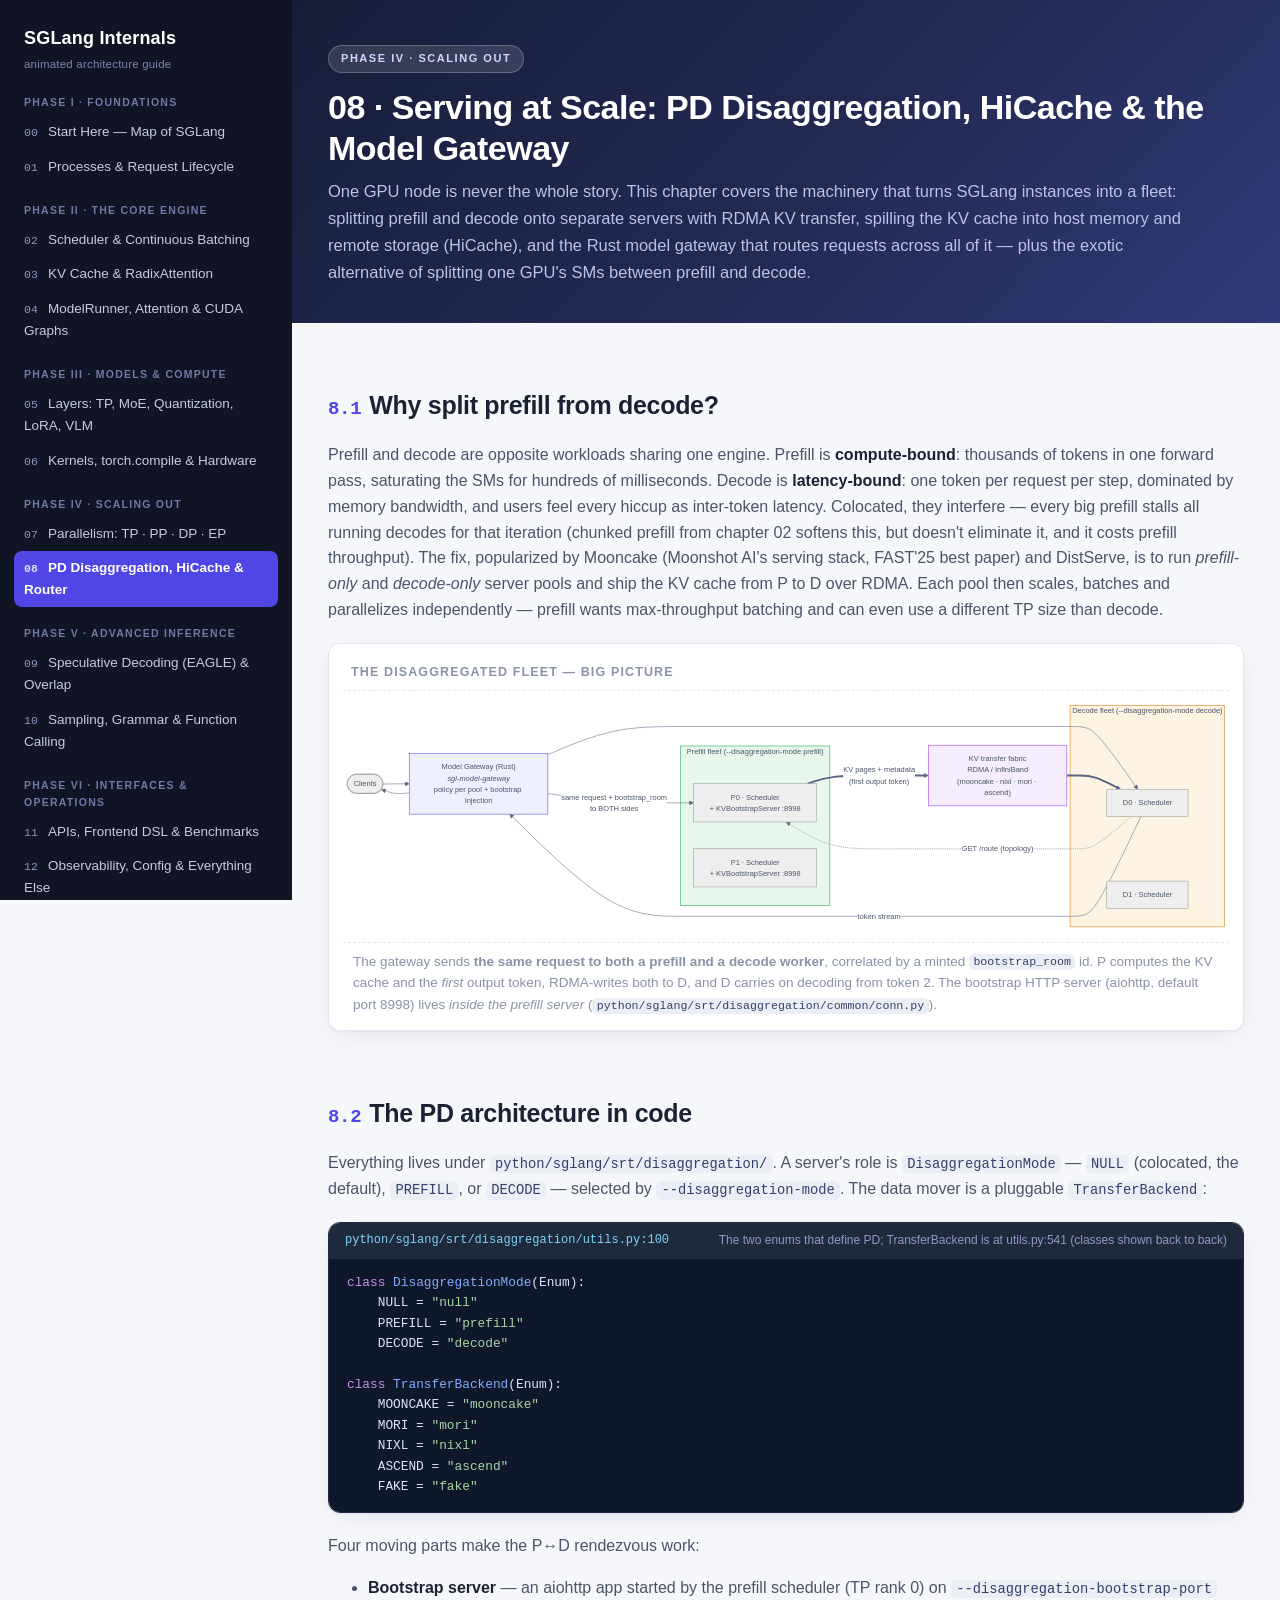
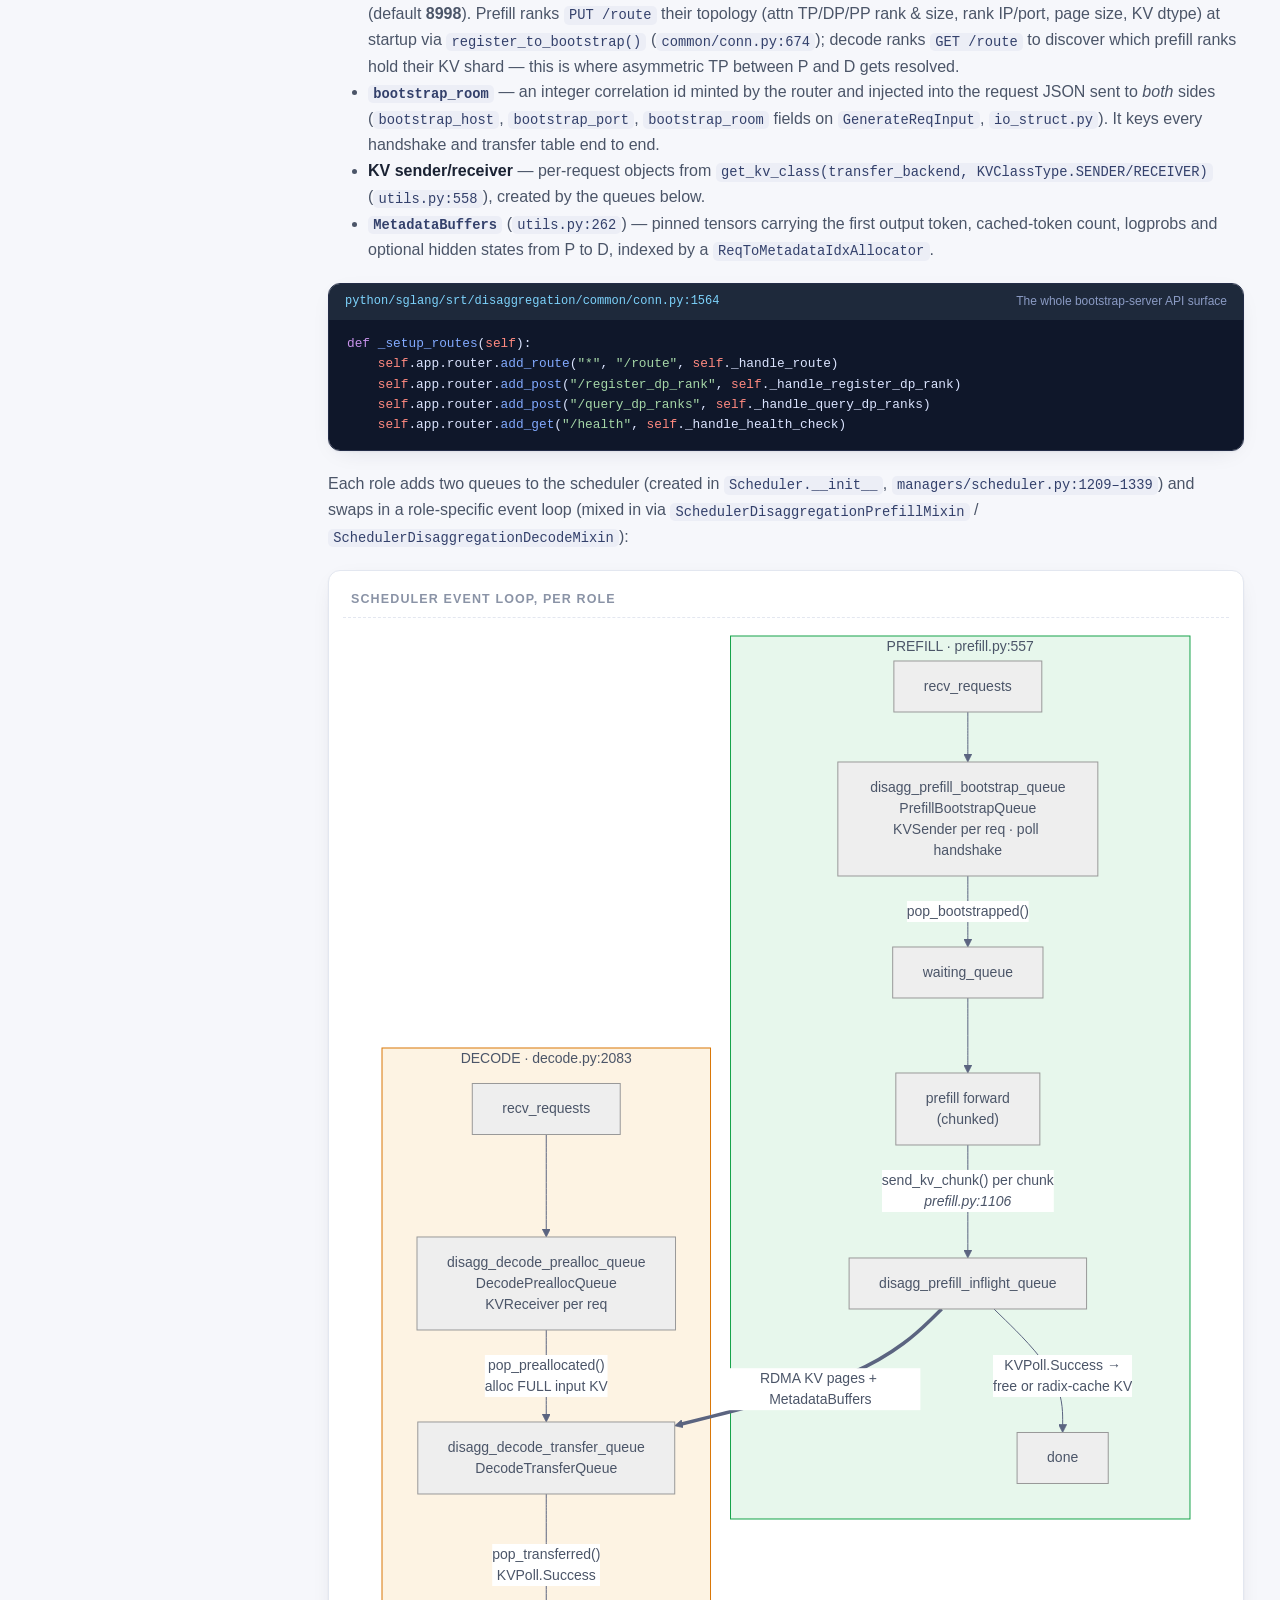
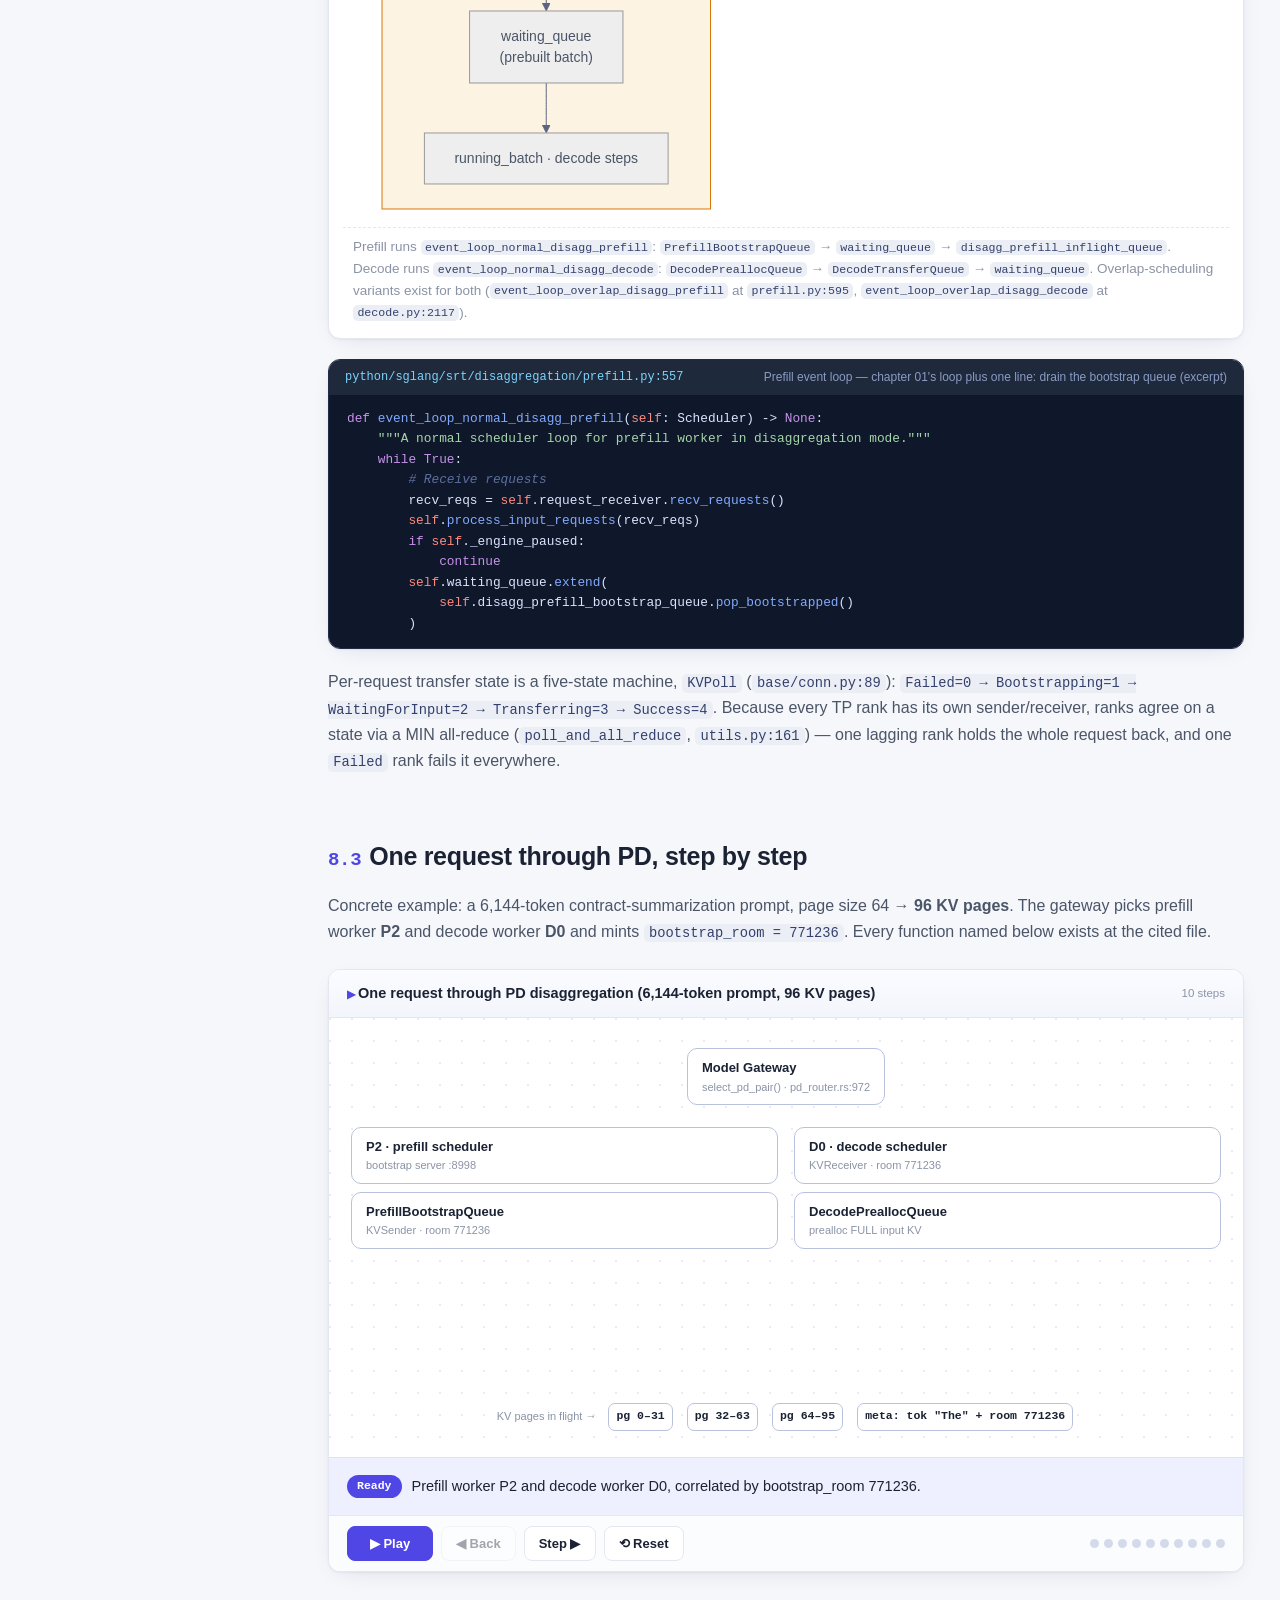
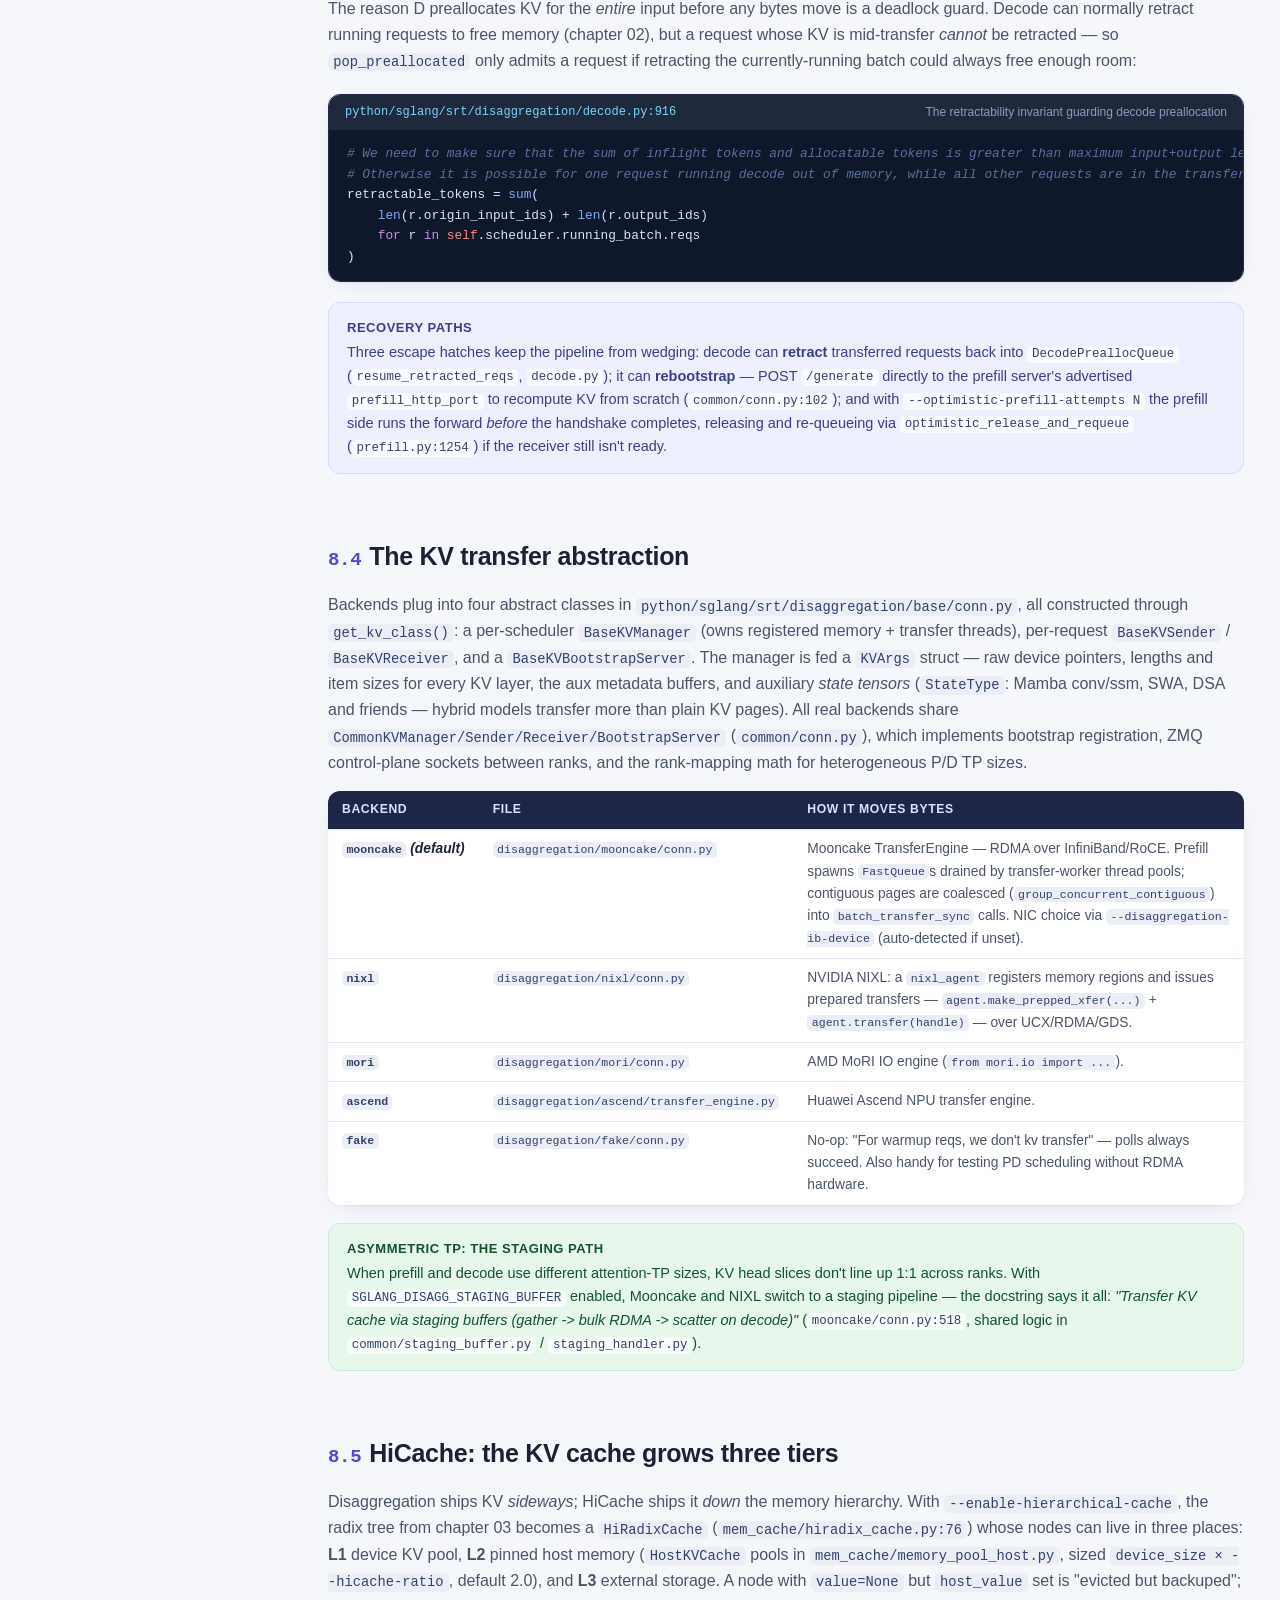
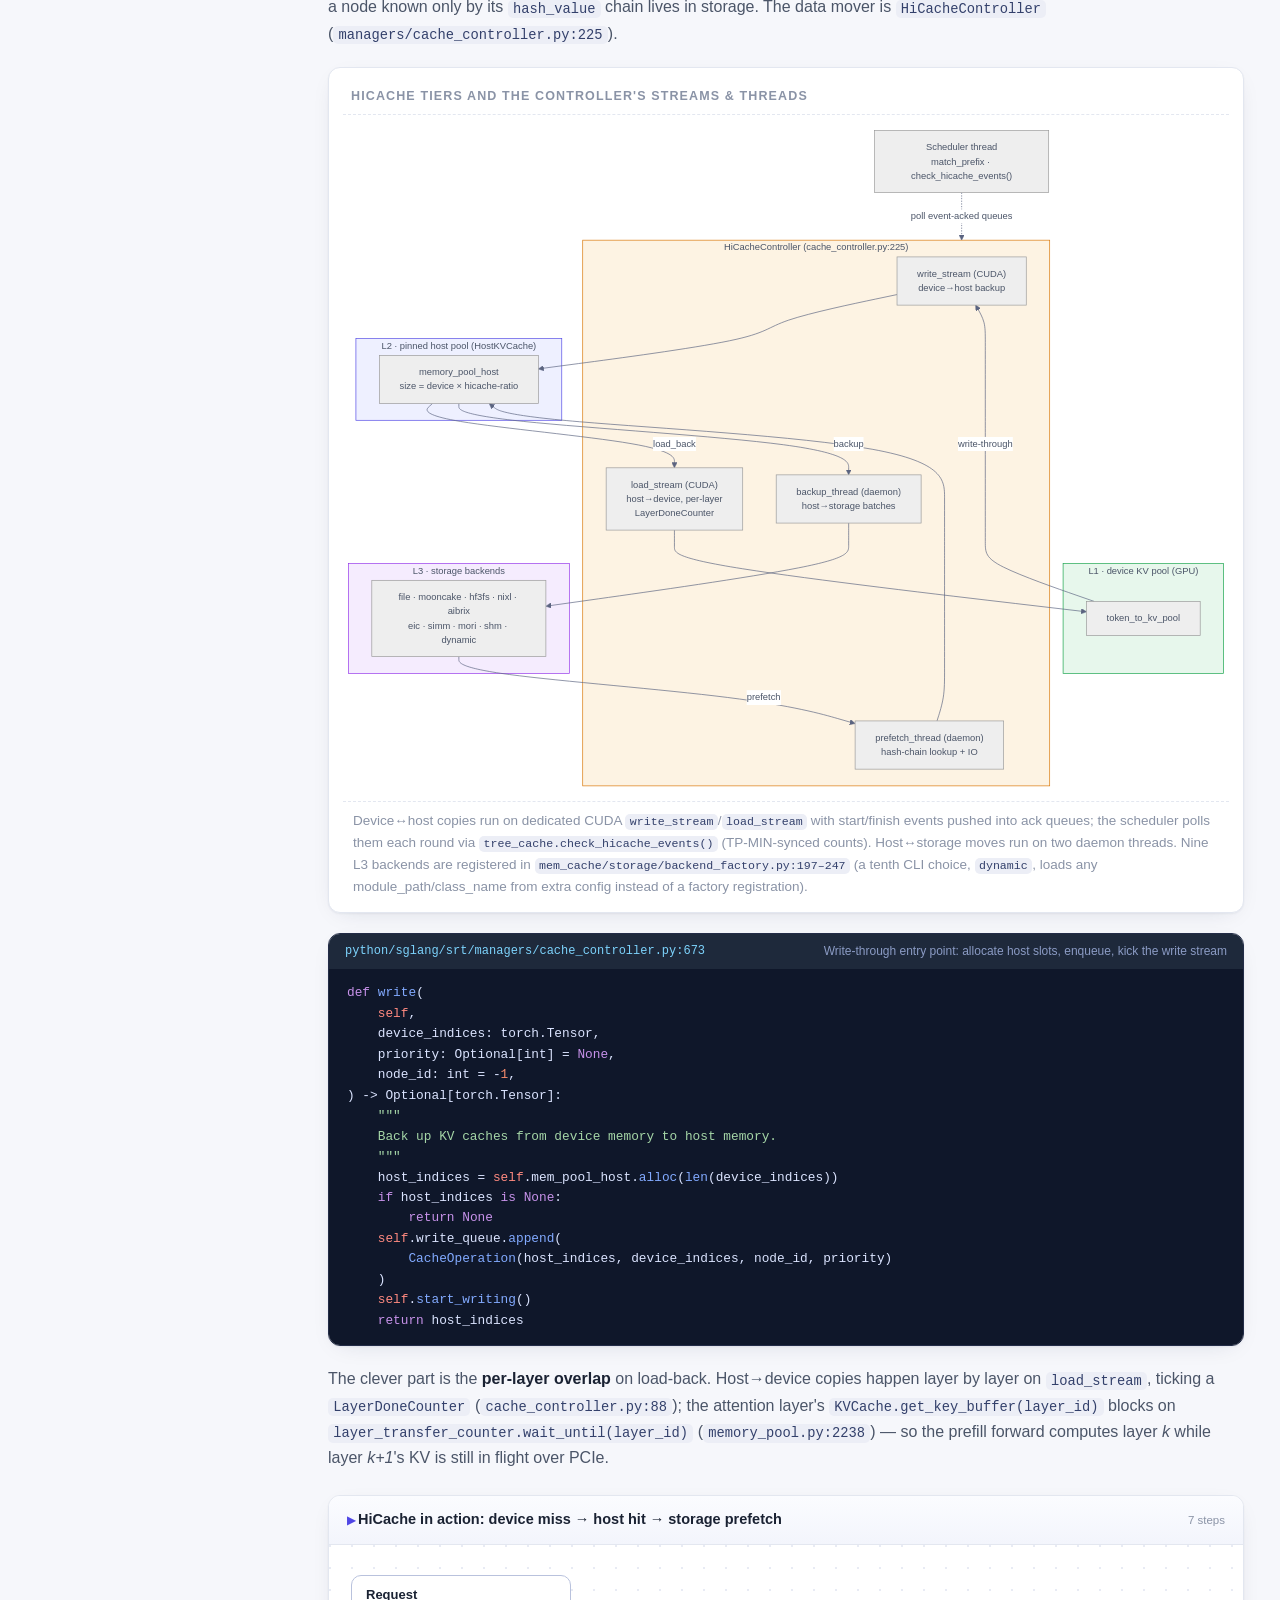
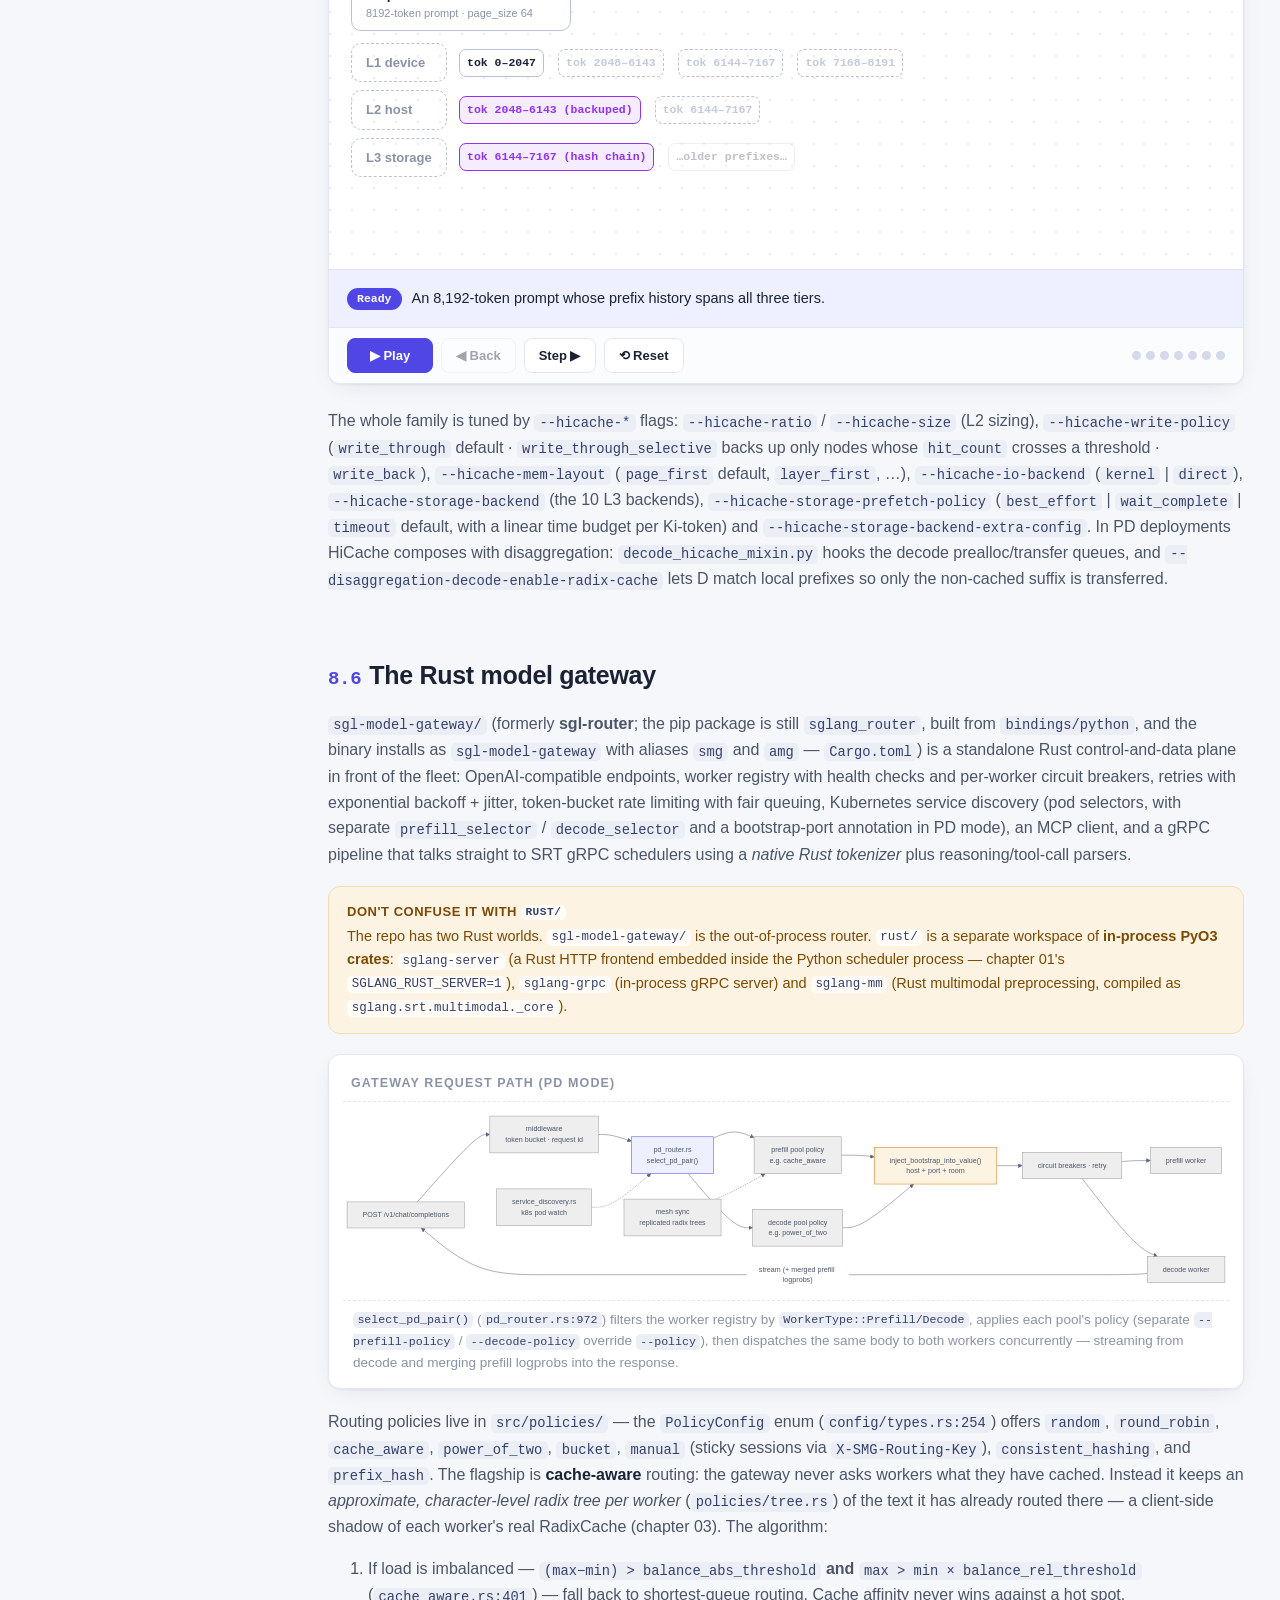
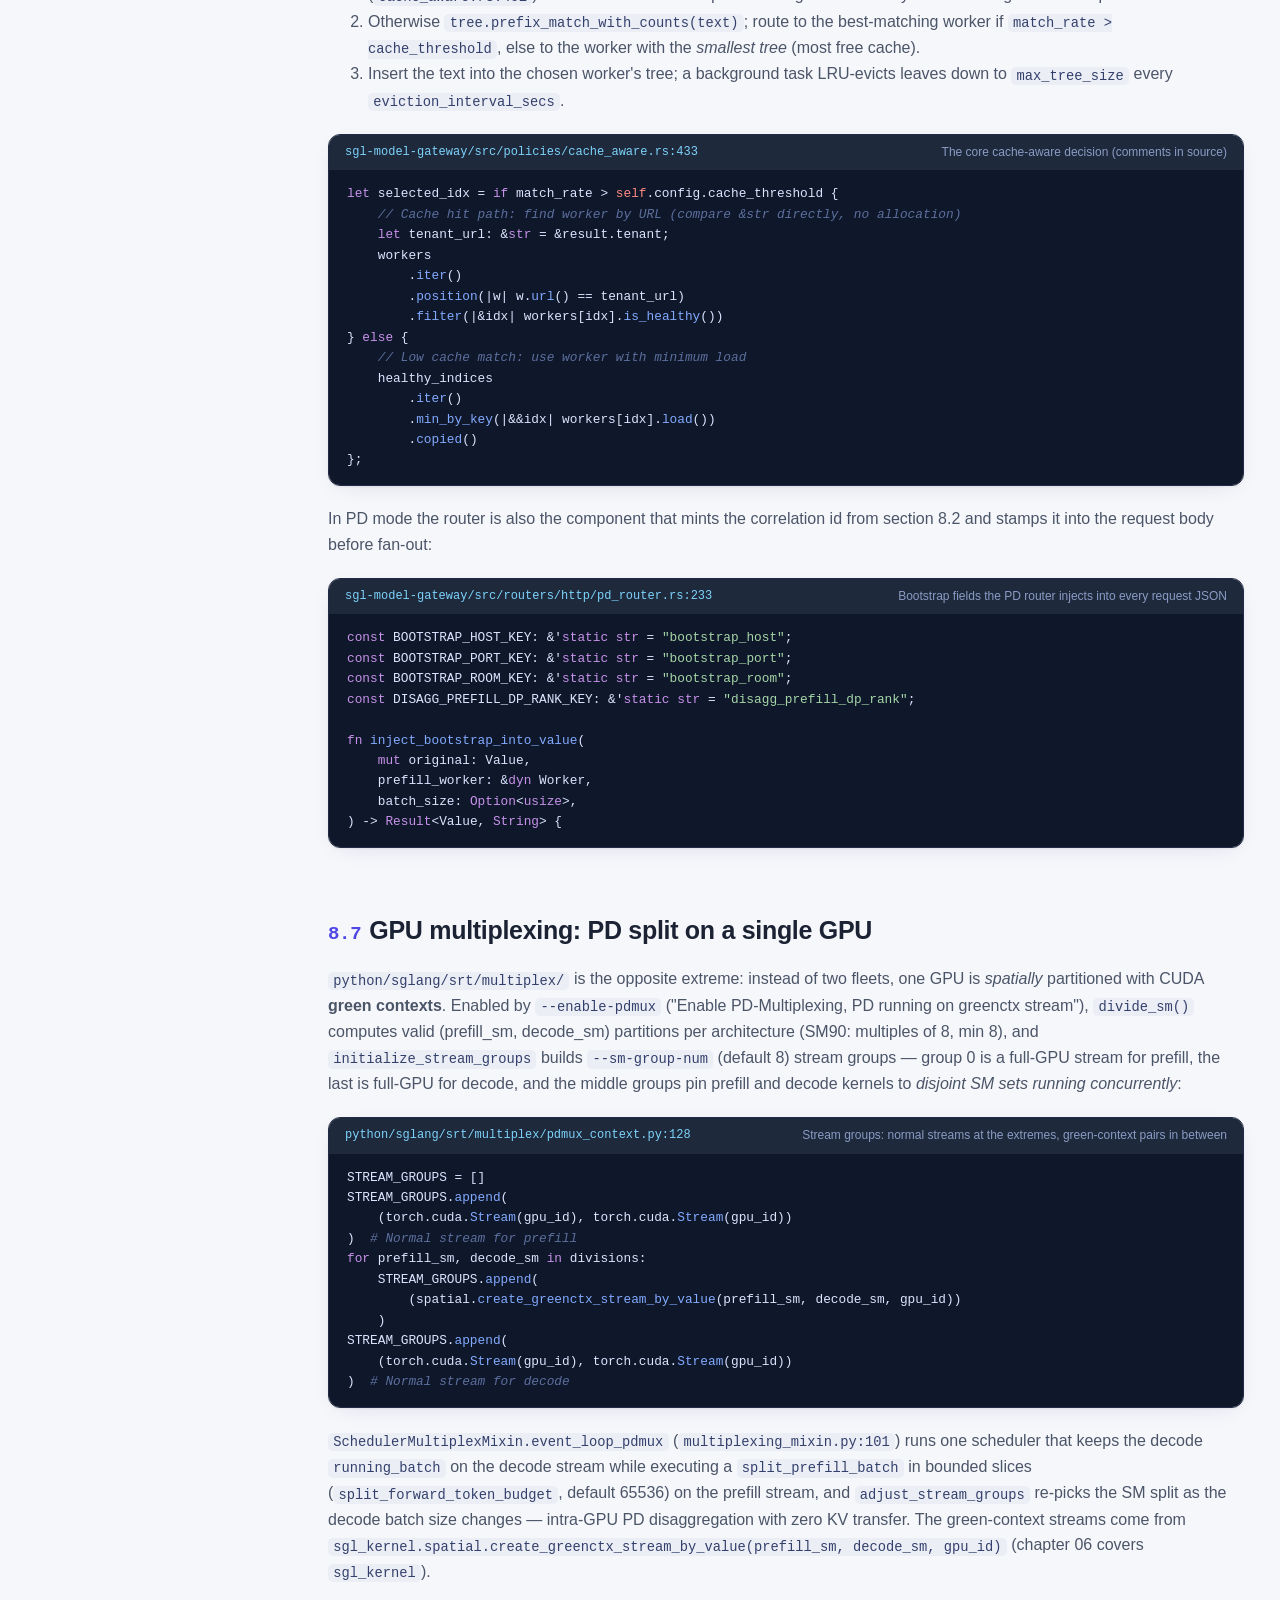
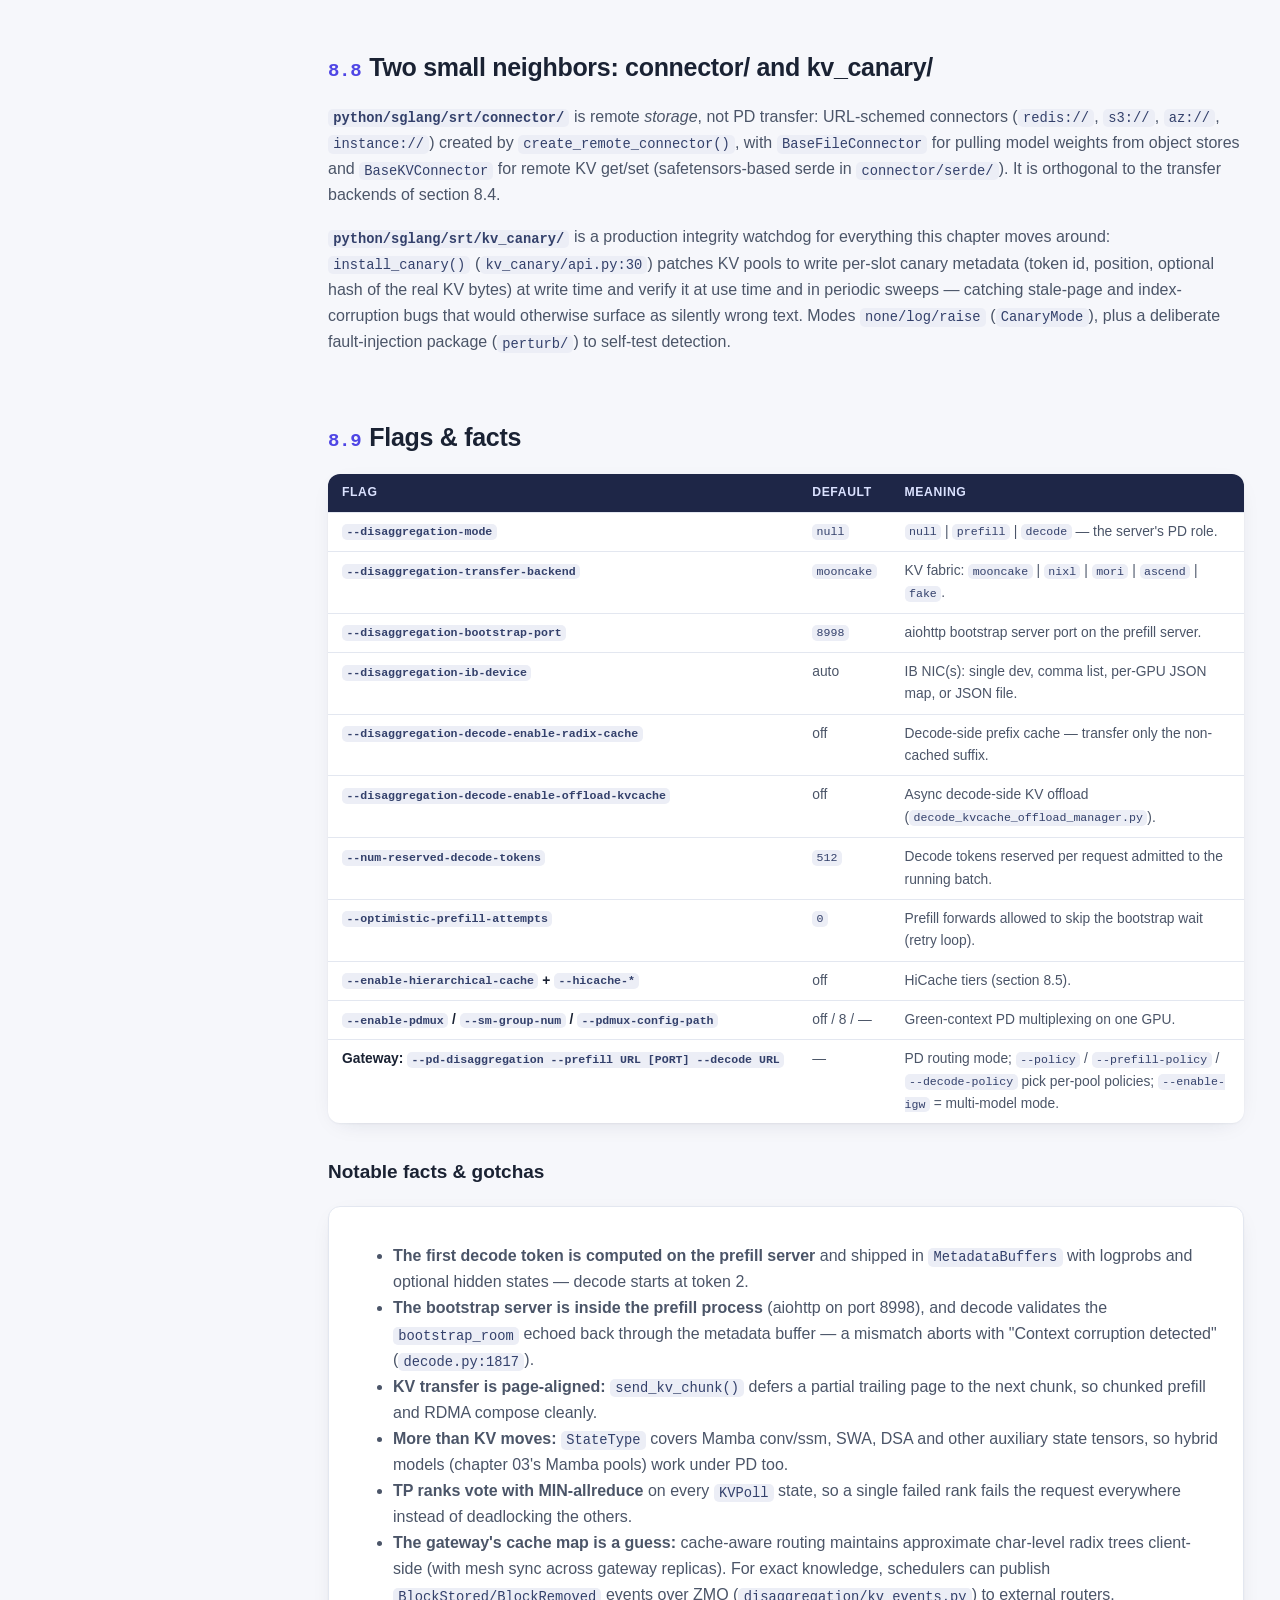
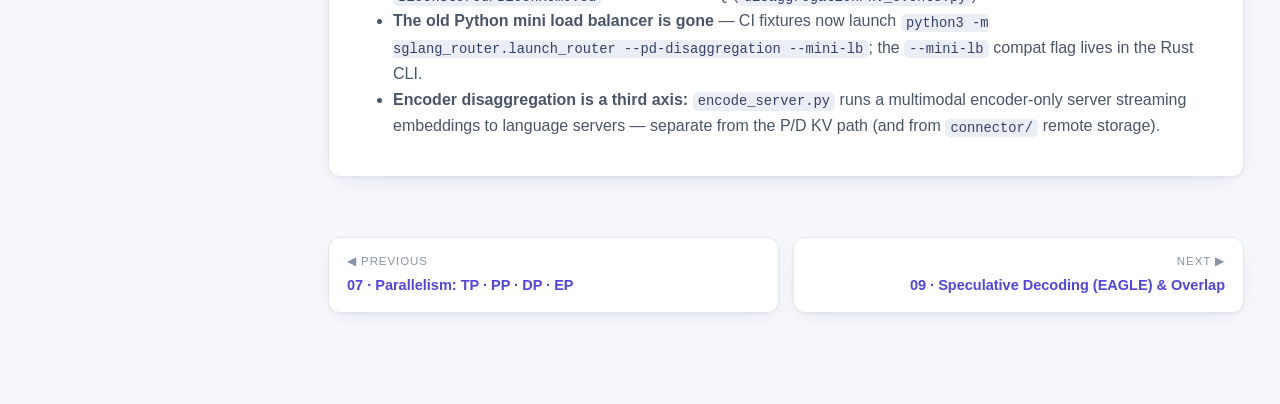
<file: architecture-viz/08-disaggregation.html>
<!DOCTYPE html>
<html lang="en">
<head>
<meta charset="utf-8">
<meta name="viewport" content="width=device-width, initial-scale=1">
<title>08 · PD Disaggregation, HiCache &amp; Router — SGLang Internals</title>
<link rel="stylesheet" href="assets/style.css">
<script src="assets/mermaid.min.js"></script>
<script src="assets/viz.js"></script>
</head>
<body>
<div class="layout">
<main>
  <div class="page-hero"><div class="content">
    <span class="phase-badge">Phase IV · Scaling Out</span>
    <h1>08 · Serving at Scale: PD Disaggregation, HiCache &amp; the Model Gateway</h1>
    <p class="lede">
      One GPU node is never the whole story. This chapter covers the machinery that turns
      SGLang instances into a fleet: splitting prefill and decode onto separate servers with
      RDMA KV transfer, spilling the KV cache into host memory and remote storage (HiCache),
      and the Rust model gateway that routes requests across all of it — plus the exotic
      alternative of splitting one GPU's SMs between prefill and decode.
    </p>
  </div></div>

  <div class="content">

  <h2><span class="sec-num">8.1</span>Why split prefill from decode?</h2>
  <p>
    Prefill and decode are opposite workloads sharing one engine. Prefill is
    <strong>compute-bound</strong>: thousands of tokens in one forward pass, saturating the SMs
    for hundreds of milliseconds. Decode is <strong>latency-bound</strong>: one token per request
    per step, dominated by memory bandwidth, and users feel every hiccup as inter-token latency.
    Colocated, they interfere — every big prefill stalls all running decodes for that iteration
    (chunked prefill from chapter 02 softens this, but doesn't eliminate it, and it costs prefill
    throughput). The fix, popularized by Mooncake (Moonshot AI's serving stack, FAST'25 best
    paper) and DistServe, is to run <em>prefill-only</em> and <em>decode-only</em> server pools
    and ship the KV cache from P to D over RDMA. Each pool then scales, batches and
    parallelizes independently — prefill wants max-throughput batching and can even use a
    different TP size than decode.
  </p>

  <div class="diagram">
    <div class="dg-title">The disaggregated fleet — big picture</div>
    <pre class="mermaid">
flowchart LR
  client([Clients])
  gw["Model Gateway (Rust)<br/><i>sgl-model-gateway</i><br/>policy per pool + bootstrap injection"]
  subgraph pf ["Prefill fleet (--disaggregation-mode prefill)"]
    p0["P0 · Scheduler<br/>+ KVBootstrapServer :8998"]
    p1["P1 · Scheduler<br/>+ KVBootstrapServer :8998"]
  end
  subgraph df ["Decode fleet (--disaggregation-mode decode)"]
    d0["D0 · Scheduler"]
    d1["D1 · Scheduler"]
  end
  fabric["KV transfer fabric<br/>RDMA / InfiniBand<br/>(mooncake · nixl · mori · ascend)"]
  client --> gw
  gw -- "same request + bootstrap_room<br/>to BOTH sides" --> p0
  gw --> d0
  d0 -. "GET /route (topology)" .-> p0
  p0 == "KV pages + metadata<br/>(first output token)" ==> fabric ==> d0
  d0 -- "token stream" --> gw --> client
  style gw fill:#eef0ff,stroke:#4f46e5
  style pf fill:#e7f7ec,stroke:#16a34a
  style df fill:#fdf3e3,stroke:#d97706
  style fabric fill:#f5ecfe,stroke:#9333ea
    </pre>
    <div class="dg-caption">
      The gateway sends <b>the same request to both a prefill and a decode worker</b>, correlated
      by a minted <code>bootstrap_room</code> id. P computes the KV cache and the <i>first</i>
      output token, RDMA-writes both to D, and D carries on decoding from token 2. The
      bootstrap HTTP server (aiohttp, default port 8998) lives <i>inside the prefill server</i>
      (<code>python/sglang/srt/disaggregation/common/conn.py</code>).
    </div>
  </div>

  <h2><span class="sec-num">8.2</span>The PD architecture in code</h2>
  <p>
    Everything lives under <code>python/sglang/srt/disaggregation/</code>. A server's role is
    <code>DisaggregationMode</code> — <code>NULL</code> (colocated, the default), <code>PREFILL</code>,
    or <code>DECODE</code> — selected by <code>--disaggregation-mode</code>. The data mover is a
    pluggable <code>TransferBackend</code>:
  </p>

  <div class="snippet" data-lang="python" data-file="python/sglang/srt/disaggregation/utils.py:100" data-desc="The two enums that define PD; TransferBackend is at utils.py:541 (classes shown back to back)">
<pre>
class DisaggregationMode(Enum):
    NULL = "null"
    PREFILL = "prefill"
    DECODE = "decode"

class TransferBackend(Enum):
    MOONCAKE = "mooncake"
    MORI = "mori"
    NIXL = "nixl"
    ASCEND = "ascend"
    FAKE = "fake"
</pre>
  </div>

  <p>Four moving parts make the P↔D rendezvous work:</p>
  <ul>
    <li><strong>Bootstrap server</strong> — an aiohttp app started by the prefill scheduler
      (TP rank 0) on <code>--disaggregation-bootstrap-port</code> (default <b>8998</b>). Prefill
      ranks <code>PUT /route</code> their topology (attn TP/DP/PP rank &amp; size, rank IP/port, page
      size, KV dtype) at startup via <code>register_to_bootstrap()</code>
      (<code>common/conn.py:674</code>); decode ranks <code>GET /route</code> to discover which
      prefill ranks hold their KV shard — this is where asymmetric TP between P and D gets
      resolved.</li>
    <li><strong><code>bootstrap_room</code></strong> — an integer correlation id minted by the
      router and injected into the request JSON sent to <em>both</em> sides
      (<code>bootstrap_host</code>, <code>bootstrap_port</code>, <code>bootstrap_room</code> fields on
      <code>GenerateReqInput</code>, <code>io_struct.py</code>). It keys every handshake and transfer
      table end to end.</li>
    <li><strong>KV sender/receiver</strong> — per-request objects from
      <code>get_kv_class(transfer_backend, KVClassType.SENDER/RECEIVER)</code>
      (<code>utils.py:558</code>), created by the queues below.</li>
    <li><strong><code>MetadataBuffers</code></strong> (<code>utils.py:262</code>) — pinned tensors
      carrying the first output token, cached-token count, logprobs and optional hidden states
      from P to D, indexed by a <code>ReqToMetadataIdxAllocator</code>.</li>
  </ul>

  <div class="snippet" data-lang="python" data-file="python/sglang/srt/disaggregation/common/conn.py:1564" data-desc="The whole bootstrap-server API surface">
<pre>
def _setup_routes(self):
    self.app.router.add_route("*", "/route", self._handle_route)
    self.app.router.add_post("/register_dp_rank", self._handle_register_dp_rank)
    self.app.router.add_post("/query_dp_ranks", self._handle_query_dp_ranks)
    self.app.router.add_get("/health", self._handle_health_check)
</pre>
  </div>

  <p>
    Each role adds two queues to the scheduler (created in <code>Scheduler.__init__</code>,
    <code>managers/scheduler.py:1209–1339</code>) and swaps in a role-specific event loop
    (mixed in via <code>SchedulerDisaggregationPrefillMixin</code> /
    <code>SchedulerDisaggregationDecodeMixin</code>):
  </p>

  <div class="diagram">
    <div class="dg-title">Scheduler event loop, per role</div>
    <pre class="mermaid">
flowchart TB
  subgraph P ["PREFILL · prefill.py:557"]
    pr["recv_requests"] --> pbq["disagg_prefill_bootstrap_queue<br/>PrefillBootstrapQueue<br/>KVSender per req · poll handshake"]
    pbq -- "pop_bootstrapped()" --> pwq["waiting_queue"]
    pwq --> pfw["prefill forward<br/>(chunked)"]
    pfw -- "send_kv_chunk() per chunk<br/><i>prefill.py:1106</i>" --> piq["disagg_prefill_inflight_queue"]
    piq -- "KVPoll.Success →<br/>free or radix-cache KV" --> pdone["done"]
  end
  subgraph D ["DECODE · decode.py:2083"]
    dr["recv_requests"] --> dpq["disagg_decode_prealloc_queue<br/>DecodePreallocQueue<br/>KVReceiver per req"]
    dpq -- "pop_preallocated()<br/>alloc FULL input KV" --> dtq["disagg_decode_transfer_queue<br/>DecodeTransferQueue"]
    dtq -- "pop_transferred()<br/>KVPoll.Success" --> dwq["waiting_queue<br/>(prebuilt batch)"]
    dwq --> drb["running_batch · decode steps"]
  end
  piq == "RDMA KV pages + MetadataBuffers" ==> dtq
  style P fill:#e7f7ec,stroke:#16a34a
  style D fill:#fdf3e3,stroke:#d97706
    </pre>
    <div class="dg-caption">
      Prefill runs <code>event_loop_normal_disagg_prefill</code>:
      <code>PrefillBootstrapQueue</code> → <code>waiting_queue</code> →
      <code>disagg_prefill_inflight_queue</code>. Decode runs
      <code>event_loop_normal_disagg_decode</code>: <code>DecodePreallocQueue</code> →
      <code>DecodeTransferQueue</code> → <code>waiting_queue</code>. Overlap-scheduling variants
      exist for both (<code>event_loop_overlap_disagg_prefill</code> at <code>prefill.py:595</code>,
      <code>event_loop_overlap_disagg_decode</code> at <code>decode.py:2117</code>).
    </div>
  </div>

  <div class="snippet" data-lang="python" data-file="python/sglang/srt/disaggregation/prefill.py:557" data-desc="Prefill event loop — chapter 01's loop plus one line: drain the bootstrap queue (excerpt)">
<pre>
def event_loop_normal_disagg_prefill(self: Scheduler) -> None:
    """A normal scheduler loop for prefill worker in disaggregation mode."""
    while True:
        # Receive requests
        recv_reqs = self.request_receiver.recv_requests()
        self.process_input_requests(recv_reqs)
        if self._engine_paused:
            continue
        self.waiting_queue.extend(
            self.disagg_prefill_bootstrap_queue.pop_bootstrapped()
        )
</pre>
  </div>

  <p>
    Per-request transfer state is a five-state machine, <code>KVPoll</code>
    (<code>base/conn.py:89</code>): <code>Failed=0 → Bootstrapping=1 → WaitingForInput=2 →
    Transferring=3 → Success=4</code>. Because every TP rank has its own sender/receiver, ranks
    agree on a state via a MIN all-reduce (<code>poll_and_all_reduce</code>,
    <code>utils.py:161</code>) — one lagging rank holds the whole request back, and one
    <code>Failed</code> rank fails it everywhere.
  </p>

  <h2><span class="sec-num">8.3</span>One request through PD, step by step</h2>
  <p>
    Concrete example: a 6,144-token contract-summarization prompt, page size 64 → <b>96 KV
    pages</b>. The gateway picks prefill worker <b>P2</b> and decode worker <b>D0</b> and mints
    <code>bootstrap_room = 771236</code>. Every function named below exists at the cited file.
  </p>

  <div class="stepper" id="st-pd">
    <div class="st-scene">
      <div class="sc-row" style="justify-content:center">
        <div class="sc-box" id="pd-router">Model Gateway<small>select_pd_pair() · pd_router.rs:972</small></div>
      </div>
      <div style="display:grid; grid-template-columns: 1fr 1fr; gap:16px; min-width:760px; margin-top:14px">
        <div>
          <div class="sc-row"><div class="sc-box" id="pd-p" style="width:100%">P2 · prefill scheduler<small>bootstrap server :8998</small></div></div>
          <div class="sc-row"><div class="sc-box" id="pd-pbq" style="width:100%">PrefillBootstrapQueue<small>KVSender · room 771236</small></div></div>
          <div class="sc-row"><div class="sc-box appear" id="pd-pfw" style="width:100%">prefill forward<small>6144 tokens, chunked</small></div></div>
          <div class="sc-row"><div class="sc-box appear" id="pd-piq" style="width:100%">disagg_prefill_inflight_queue<small>poll KVPoll until Success</small></div></div>
        </div>
        <div>
          <div class="sc-row"><div class="sc-box" id="pd-d" style="width:100%">D0 · decode scheduler<small>KVReceiver · room 771236</small></div></div>
          <div class="sc-row"><div class="sc-box" id="pd-dpq" style="width:100%">DecodePreallocQueue<small>prealloc FULL input KV</small></div></div>
          <div class="sc-row"><div class="sc-box appear" id="pd-dtq" style="width:100%">DecodeTransferQueue<small>await RDMA writes</small></div></div>
          <div class="sc-row"><div class="sc-box appear" id="pd-drb" style="width:100%">running_batch<small>decode from token 2</small></div></div>
        </div>
      </div>
      <div class="sc-row" style="margin-top:14px; justify-content:center">
        <span style="font-size:11px; color:var(--ink-faint)">KV pages in flight →</span>
        <span class="tok" id="pd-kv1">pg 0–31</span>
        <span class="tok" id="pd-kv2">pg 32–63</span>
        <span class="tok" id="pd-kv3">pg 64–95</span>
        <span class="tok" id="pd-meta">meta: tok "The" + room 771236</span>
      </div>
    </div>
  </div>

  <p>
    The reason D preallocates KV for the <em>entire</em> input before any bytes move is a
    deadlock guard. Decode can normally retract running requests to free memory (chapter 02),
    but a request whose KV is mid-transfer <em>cannot</em> be retracted — so
    <code>pop_preallocated</code> only admits a request if retracting the currently-running
    batch could always free enough room:
  </p>

  <div class="snippet" data-lang="python" data-file="python/sglang/srt/disaggregation/decode.py:916" data-desc="The retractability invariant guarding decode preallocation">
<pre>
# We need to make sure that the sum of inflight tokens and allocatable tokens is greater than maximum input+output length of each inflight request
# Otherwise it is possible for one request running decode out of memory, while all other requests are in the transfer queue that cannot be retracted.
retractable_tokens = sum(
    len(r.origin_input_ids) + len(r.output_ids)
    for r in self.scheduler.running_batch.reqs
)
</pre>
  </div>

  <div class="callout note"><span class="co-title">Recovery paths</span>
    Three escape hatches keep the pipeline from wedging: decode can <b>retract</b> transferred
    requests back into <code>DecodePreallocQueue</code> (<code>resume_retracted_reqs</code>,
    <code>decode.py</code>); it can <b>rebootstrap</b> — POST <code>/generate</code> directly to the
    prefill server's advertised <code>prefill_http_port</code> to recompute KV from scratch
    (<code>common/conn.py:102</code>); and with <code>--optimistic-prefill-attempts N</code> the
    prefill side runs the forward <i>before</i> the handshake completes, releasing and
    re-queueing via <code>optimistic_release_and_requeue</code> (<code>prefill.py:1254</code>) if the
    receiver still isn't ready.
  </div>

  <h2><span class="sec-num">8.4</span>The KV transfer abstraction</h2>
  <p>
    Backends plug into four abstract classes in
    <code>python/sglang/srt/disaggregation/base/conn.py</code>, all constructed through
    <code>get_kv_class()</code>: a per-scheduler <code>BaseKVManager</code> (owns registered memory +
    transfer threads), per-request <code>BaseKVSender</code> / <code>BaseKVReceiver</code>, and a
    <code>BaseKVBootstrapServer</code>. The manager is fed a <code>KVArgs</code> struct — raw device
    pointers, lengths and item sizes for every KV layer, the aux metadata buffers, and
    auxiliary <em>state tensors</em> (<code>StateType</code>: Mamba conv/ssm, SWA, DSA and friends —
    hybrid models transfer more than plain KV pages). All real backends share
    <code>CommonKVManager/Sender/Receiver/BootstrapServer</code> (<code>common/conn.py</code>), which
    implements bootstrap registration, ZMQ control-plane sockets between ranks, and the
    rank-mapping math for heterogeneous P/D TP sizes.
  </p>

  <table class="tbl">
    <tr><th>Backend</th><th>File</th><th>How it moves bytes</th></tr>
    <tr><td><code>mooncake</code> <i>(default)</i></td><td><code>disaggregation/mooncake/conn.py</code></td>
      <td>Mooncake TransferEngine — RDMA over InfiniBand/RoCE. Prefill spawns
        <code>FastQueue</code>s drained by transfer-worker thread pools; contiguous pages are
        coalesced (<code>group_concurrent_contiguous</code>) into <code>batch_transfer_sync</code>
        calls. NIC choice via <code>--disaggregation-ib-device</code> (auto-detected if unset).</td></tr>
    <tr><td><code>nixl</code></td><td><code>disaggregation/nixl/conn.py</code></td>
      <td>NVIDIA NIXL: a <code>nixl_agent</code> registers memory regions and issues prepared
        transfers — <code>agent.make_prepped_xfer(...)</code> + <code>agent.transfer(handle)</code> —
        over UCX/RDMA/GDS.</td></tr>
    <tr><td><code>mori</code></td><td><code>disaggregation/mori/conn.py</code></td>
      <td>AMD MoRI IO engine (<code>from mori.io import ...</code>).</td></tr>
    <tr><td><code>ascend</code></td><td><code>disaggregation/ascend/transfer_engine.py</code></td>
      <td>Huawei Ascend NPU transfer engine.</td></tr>
    <tr><td><code>fake</code></td><td><code>disaggregation/fake/conn.py</code></td>
      <td>No-op: "For warmup reqs, we don't kv transfer" — polls always succeed. Also handy for
        testing PD scheduling without RDMA hardware.</td></tr>
  </table>

  <div class="callout fact"><span class="co-title">Asymmetric TP: the staging path</span>
    When prefill and decode use different attention-TP sizes, KV head slices don't line up
    1:1 across ranks. With <code>SGLANG_DISAGG_STAGING_BUFFER</code> enabled, Mooncake and NIXL
    switch to a staging pipeline — the docstring says it all: <i>"Transfer KV cache via staging
    buffers (gather -&gt; bulk RDMA -&gt; scatter on decode)"</i>
    (<code>mooncake/conn.py:518</code>, shared logic in <code>common/staging_buffer.py</code> /
    <code>staging_handler.py</code>).
  </div>

  <h2><span class="sec-num">8.5</span>HiCache: the KV cache grows three tiers</h2>
  <p>
    Disaggregation ships KV <em>sideways</em>; HiCache ships it <em>down</em> the memory
    hierarchy. With <code>--enable-hierarchical-cache</code>, the radix tree from chapter 03
    becomes a <code>HiRadixCache</code> (<code>mem_cache/hiradix_cache.py:76</code>) whose nodes can
    live in three places: <b>L1</b> device KV pool, <b>L2</b> pinned host memory
    (<code>HostKVCache</code> pools in <code>mem_cache/memory_pool_host.py</code>, sized
    <code>device_size × --hicache-ratio</code>, default 2.0), and <b>L3</b> external storage. A node
    with <code>value=None</code> but <code>host_value</code> set is "evicted but backuped"; a node
    known only by its <code>hash_value</code> chain lives in storage. The data mover is
    <code>HiCacheController</code> (<code>managers/cache_controller.py:225</code>).
  </p>

  <div class="diagram">
    <div class="dg-title">HiCache tiers and the controller's streams &amp; threads</div>
    <pre class="mermaid">
flowchart TB
  sched["Scheduler thread<br/>match_prefix · check_hicache_events()"]
  subgraph L1 ["L1 · device KV pool (GPU)"]
    dev["token_to_kv_pool"]
  end
  subgraph ctl ["HiCacheController (cache_controller.py:225)"]
    ws["write_stream (CUDA)<br/>device→host backup"]
    ls["load_stream (CUDA)<br/>host→device, per-layer<br/>LayerDoneCounter"]
    pt["prefetch_thread (daemon)<br/>hash-chain lookup + IO"]
    bt["backup_thread (daemon)<br/>host→storage batches"]
  end
  subgraph L2 ["L2 · pinned host pool (HostKVCache)"]
    host["memory_pool_host<br/>size = device × hicache-ratio"]
  end
  subgraph L3 ["L3 · storage backends"]
    store["file · mooncake · hf3fs · nixl · aibrix<br/>eic · simm · mori · shm · dynamic"]
  end
  dev -- "write-through" --> ws --> host
  host -- "load_back" --> ls --> dev
  store -- "prefetch" --> pt --> host
  host -- "backup" --> bt --> store
  sched -. "poll event-acked queues" .-> ctl
  style L1 fill:#e7f7ec,stroke:#16a34a
  style L2 fill:#eef0ff,stroke:#4f46e5
  style L3 fill:#f5ecfe,stroke:#9333ea
  style ctl fill:#fdf3e3,stroke:#d97706
    </pre>
    <div class="dg-caption">
      Device↔host copies run on dedicated CUDA <code>write_stream</code>/<code>load_stream</code>
      with start/finish events pushed into ack queues; the scheduler polls them each round via
      <code>tree_cache.check_hicache_events()</code> (TP-MIN-synced counts). Host↔storage moves run
      on two daemon threads. Nine L3 backends are registered in
      <code>mem_cache/storage/backend_factory.py:197–247</code> (a tenth CLI choice, <code>dynamic</code>, loads any
      module_path/class_name from extra config instead of a factory registration).
    </div>
  </div>

  <div class="snippet" data-lang="python" data-file="python/sglang/srt/managers/cache_controller.py:673" data-desc="Write-through entry point: allocate host slots, enqueue, kick the write stream">
<pre>
def write(
    self,
    device_indices: torch.Tensor,
    priority: Optional[int] = None,
    node_id: int = -1,
) -> Optional[torch.Tensor]:
    """
    Back up KV caches from device memory to host memory.
    """
    host_indices = self.mem_pool_host.alloc(len(device_indices))
    if host_indices is None:
        return None
    self.write_queue.append(
        CacheOperation(host_indices, device_indices, node_id, priority)
    )
    self.start_writing()
    return host_indices
</pre>
  </div>

  <p>
    The clever part is the <strong>per-layer overlap</strong> on load-back. Host→device copies
    happen layer by layer on <code>load_stream</code>, ticking a <code>LayerDoneCounter</code>
    (<code>cache_controller.py:88</code>); the attention layer's
    <code>KVCache.get_key_buffer(layer_id)</code> blocks on
    <code>layer_transfer_counter.wait_until(layer_id)</code> (<code>memory_pool.py:2238</code>) — so
    the prefill forward computes layer <i>k</i> while layer <i>k+1</i>'s KV is still in flight
    over PCIe.
  </p>

  <div class="stepper" id="st-hicache">
    <div class="st-scene">
      <div class="sc-row">
        <div class="sc-box" id="hc-req" style="min-width:220px">Request<small>8192-token prompt · page_size 64</small></div>
        <div class="sc-box appear" id="hc-fwd">prefill forward<small>get_key_buffer → wait_until(layer)</small></div>
      </div>
      <div class="sc-row" style="margin-top:12px">
        <div class="sc-box ghost" style="min-width:96px">L1 device</div>
        <span class="tok" id="hc-d1">tok 0–2047</span>
        <span class="tok free" id="hc-d2">tok 2048–6143</span>
        <span class="tok free" id="hc-d3">tok 6144–7167</span>
        <span class="tok free" id="hc-d4">tok 7168–8191</span>
      </div>
      <div class="sc-row">
        <div class="sc-box ghost" style="min-width:96px">L2 host</div>
        <span class="tok cache" id="hc-h2">tok 2048–6143 (backuped)</span>
        <span class="tok free" id="hc-h3">tok 6144–7167</span>
      </div>
      <div class="sc-row">
        <div class="sc-box ghost" style="min-width:96px">L3 storage</div>
        <span class="tok cache" id="hc-s3">tok 6144–7167 (hash chain)</span>
        <span class="tok dim" id="hc-s0">…older prefixes…</span>
      </div>
      <div class="sc-row" style="margin-top:12px">
        <div class="sc-box appear" id="hc-load">load_stream<small>4096 tok · layer-by-layer</small></div>
        <div class="sc-box appear" id="hc-pref">prefetch_thread<small>_storage_hit_query → IO</small></div>
        <div class="sc-box appear" id="hc-wb">write_stream + backup_thread<small>write-through new KV</small></div>
      </div>
    </div>
  </div>

  <p>
    The whole family is tuned by <code>--hicache-*</code> flags:
    <code>--hicache-ratio</code> / <code>--hicache-size</code> (L2 sizing),
    <code>--hicache-write-policy</code> (<code>write_through</code> default ·
    <code>write_through_selective</code> backs up only nodes whose <code>hit_count</code> crosses a
    threshold · <code>write_back</code>), <code>--hicache-mem-layout</code>
    (<code>page_first</code> default, <code>layer_first</code>, …), <code>--hicache-io-backend</code>
    (<code>kernel</code> | <code>direct</code>), <code>--hicache-storage-backend</code> (the 10 L3
    backends), <code>--hicache-storage-prefetch-policy</code>
    (<code>best_effort</code> | <code>wait_complete</code> | <code>timeout</code> default, with a
    linear time budget per Ki-token) and <code>--hicache-storage-backend-extra-config</code>.
    In PD deployments HiCache composes with disaggregation:
    <code>decode_hicache_mixin.py</code> hooks the decode prealloc/transfer queues, and
    <code>--disaggregation-decode-enable-radix-cache</code> lets D match local prefixes so only
    the non-cached suffix is transferred.
  </p>

  <h2><span class="sec-num">8.6</span>The Rust model gateway</h2>
  <p>
    <code>sgl-model-gateway/</code> (formerly <b>sgl-router</b>; the pip package is still
    <code>sglang_router</code>, built from <code>bindings/python</code>, and the binary installs as
    <code>sgl-model-gateway</code> with aliases <code>smg</code> and <code>amg</code> —
    <code>Cargo.toml</code>) is a standalone Rust control-and-data plane in front of the fleet:
    OpenAI-compatible endpoints, worker registry with health checks and per-worker circuit
    breakers, retries with exponential backoff + jitter, token-bucket rate limiting with fair
    queuing, Kubernetes service discovery (pod selectors, with separate
    <code>prefill_selector</code> / <code>decode_selector</code> and a bootstrap-port annotation in PD
    mode), an MCP client, and a gRPC pipeline that talks straight to SRT gRPC schedulers using
    a <em>native Rust tokenizer</em> plus reasoning/tool-call parsers.
  </p>

  <div class="callout warn"><span class="co-title">Don't confuse it with <code>rust/</code></span>
    The repo has two Rust worlds. <code>sgl-model-gateway/</code> is the out-of-process router.
    <code>rust/</code> is a separate workspace of <b>in-process PyO3 crates</b>:
    <code>sglang-server</code> (a Rust HTTP frontend embedded inside the Python scheduler process
    — chapter 01's <code>SGLANG_RUST_SERVER=1</code>), <code>sglang-grpc</code> (in-process gRPC
    server) and <code>sglang-mm</code> (Rust multimodal preprocessing, compiled as
    <code>sglang.srt.multimodal._core</code>).
  </div>

  <div class="diagram">
    <div class="dg-title">Gateway request path (PD mode)</div>
    <pre class="mermaid">
flowchart LR
  req["POST /v1/chat/completions"]
  mw["middleware<br/>token bucket · request id"]
  pdr["pd_router.rs<br/>select_pd_pair()"]
  pp["prefill pool policy<br/>e.g. cache_aware"]
  dp["decode pool policy<br/>e.g. power_of_two"]
  inj["inject_bootstrap_into_value()<br/>host + port + room"]
  cb["circuit breakers · retry"]
  P["prefill worker"]
  D["decode worker"]
  req --> mw --> pdr
  pdr --> pp
  pdr --> dp
  pp --> inj
  dp --> inj
  inj --> cb
  cb --> P
  cb --> D
  D -- "stream (+ merged prefill logprobs)" --> req
  sd["service_discovery.rs<br/>k8s pod watch"] -.-> pdr
  mesh["mesh sync<br/>replicated radix trees"] -.-> pp
  style pdr fill:#eef0ff,stroke:#4f46e5
  style inj fill:#fdf3e3,stroke:#d97706
    </pre>
    <div class="dg-caption">
      <code>select_pd_pair()</code> (<code>pd_router.rs:972</code>) filters the worker registry by
      <code>WorkerType::Prefill/Decode</code>, applies each pool's policy (separate
      <code>--prefill-policy</code> / <code>--decode-policy</code> override <code>--policy</code>), then
      dispatches the same body to both workers concurrently — streaming from decode and merging
      prefill logprobs into the response.
    </div>
  </div>

  <p>
    Routing policies live in <code>src/policies/</code> — the <code>PolicyConfig</code> enum
    (<code>config/types.rs:254</code>) offers <code>random</code>, <code>round_robin</code>,
    <code>cache_aware</code>, <code>power_of_two</code>, <code>bucket</code>, <code>manual</code> (sticky
    sessions via <code>X-SMG-Routing-Key</code>), <code>consistent_hashing</code>, and
    <code>prefix_hash</code>. The flagship is <strong>cache-aware</strong> routing: the gateway
    never asks workers what they have cached. Instead it keeps an <em>approximate,
    character-level radix tree per worker</em> (<code>policies/tree.rs</code>) of the text it has
    already routed there — a client-side shadow of each worker's real RadixCache (chapter 03).
    The algorithm:
  </p>
  <ol>
    <li>If load is imbalanced — <code>(max−min) &gt; balance_abs_threshold</code> <b>and</b>
      <code>max &gt; min × balance_rel_threshold</code> (<code>cache_aware.rs:401</code>) — fall back
      to shortest-queue routing. Cache affinity never wins against a hot spot.</li>
    <li>Otherwise <code>tree.prefix_match_with_counts(text)</code>; route to the best-matching
      worker if <code>match_rate &gt; cache_threshold</code>, else to the worker with the
      <em>smallest tree</em> (most free cache).</li>
    <li>Insert the text into the chosen worker's tree; a background task LRU-evicts leaves
      down to <code>max_tree_size</code> every <code>eviction_interval_secs</code>.</li>
  </ol>

  <div class="snippet" data-lang="rust" data-file="sgl-model-gateway/src/policies/cache_aware.rs:433" data-desc="The core cache-aware decision (comments in source)">
<pre>
let selected_idx = if match_rate &gt; self.config.cache_threshold {
    // Cache hit path: find worker by URL (compare &amp;str directly, no allocation)
    let tenant_url: &amp;str = &amp;result.tenant;
    workers
        .iter()
        .position(|w| w.url() == tenant_url)
        .filter(|&amp;idx| workers[idx].is_healthy())
} else {
    // Low cache match: use worker with minimum load
    healthy_indices
        .iter()
        .min_by_key(|&amp;&amp;idx| workers[idx].load())
        .copied()
};
</pre>
  </div>

  <p>
    In PD mode the router is also the component that mints the correlation id from section 8.2
    and stamps it into the request body before fan-out:
  </p>

  <div class="snippet" data-lang="rust" data-file="sgl-model-gateway/src/routers/http/pd_router.rs:233" data-desc="Bootstrap fields the PD router injects into every request JSON">
<pre>
const BOOTSTRAP_HOST_KEY: &amp;'static str = "bootstrap_host";
const BOOTSTRAP_PORT_KEY: &amp;'static str = "bootstrap_port";
const BOOTSTRAP_ROOM_KEY: &amp;'static str = "bootstrap_room";
const DISAGG_PREFILL_DP_RANK_KEY: &amp;'static str = "disagg_prefill_dp_rank";

fn inject_bootstrap_into_value(
    mut original: Value,
    prefill_worker: &amp;dyn Worker,
    batch_size: Option&lt;usize&gt;,
) -&gt; Result&lt;Value, String&gt; {
</pre>
  </div>

  <h2><span class="sec-num">8.7</span>GPU multiplexing: PD split on a single GPU</h2>
  <p>
    <code>python/sglang/srt/multiplex/</code> is the opposite extreme: instead of two fleets, one
    GPU is <em>spatially</em> partitioned with CUDA <b>green contexts</b>. Enabled by
    <code>--enable-pdmux</code> ("Enable PD-Multiplexing, PD running on greenctx stream"),
    <code>divide_sm()</code> computes valid (prefill_sm, decode_sm) partitions per architecture
    (SM90: multiples of 8, min 8), and <code>initialize_stream_groups</code> builds
    <code>--sm-group-num</code> (default 8) stream groups — group 0 is a full-GPU stream for
    prefill, the last is full-GPU for decode, and the middle groups pin prefill and decode
    kernels to <em>disjoint SM sets running concurrently</em>:
  </p>

  <div class="snippet" data-lang="python" data-file="python/sglang/srt/multiplex/pdmux_context.py:128" data-desc="Stream groups: normal streams at the extremes, green-context pairs in between">
<pre>
STREAM_GROUPS = []
STREAM_GROUPS.append(
    (torch.cuda.Stream(gpu_id), torch.cuda.Stream(gpu_id))
)  # Normal stream for prefill
for prefill_sm, decode_sm in divisions:
    STREAM_GROUPS.append(
        (spatial.create_greenctx_stream_by_value(prefill_sm, decode_sm, gpu_id))
    )
STREAM_GROUPS.append(
    (torch.cuda.Stream(gpu_id), torch.cuda.Stream(gpu_id))
)  # Normal stream for decode
</pre>
  </div>

  <p>
    <code>SchedulerMultiplexMixin.event_loop_pdmux</code> (<code>multiplexing_mixin.py:101</code>)
    runs one scheduler that keeps the decode <code>running_batch</code> on the decode stream while
    executing a <code>split_prefill_batch</code> in bounded slices
    (<code>split_forward_token_budget</code>, default 65536) on the prefill stream, and
    <code>adjust_stream_groups</code> re-picks the SM split as the decode batch size changes —
    intra-GPU PD disaggregation with zero KV transfer. The green-context streams come from
    <code>sgl_kernel.spatial.create_greenctx_stream_by_value(prefill_sm, decode_sm, gpu_id)</code>
    (chapter 06 covers <code>sgl_kernel</code>).
  </p>

  <h2><span class="sec-num">8.8</span>Two small neighbors: connector/ and kv_canary/</h2>
  <p>
    <strong><code>python/sglang/srt/connector/</code></strong> is remote <em>storage</em>, not PD
    transfer: URL-schemed connectors (<code>redis://</code>, <code>s3://</code>, <code>az://</code>,
    <code>instance://</code>) created by <code>create_remote_connector()</code>, with
    <code>BaseFileConnector</code> for pulling model weights from object stores and
    <code>BaseKVConnector</code> for remote KV get/set (safetensors-based serde in
    <code>connector/serde/</code>). It is orthogonal to the transfer backends of section 8.4.
  </p>
  <p>
    <strong><code>python/sglang/srt/kv_canary/</code></strong> is a production integrity watchdog
    for everything this chapter moves around: <code>install_canary()</code>
    (<code>kv_canary/api.py:30</code>) patches KV pools to write per-slot canary metadata (token
    id, position, optional hash of the real KV bytes) at write time and verify it at use time
    and in periodic sweeps — catching stale-page and index-corruption bugs that would otherwise
    surface as silently wrong text. Modes <code>none/log/raise</code> (<code>CanaryMode</code>), plus
    a deliberate fault-injection package (<code>perturb/</code>) to self-test detection.
  </p>

  <h2><span class="sec-num">8.9</span>Flags &amp; facts</h2>

  <table class="tbl">
    <tr><th>Flag</th><th>Default</th><th>Meaning</th></tr>
    <tr><td><code>--disaggregation-mode</code></td><td><code>null</code></td>
      <td><code>null</code> | <code>prefill</code> | <code>decode</code> — the server's PD role.</td></tr>
    <tr><td><code>--disaggregation-transfer-backend</code></td><td><code>mooncake</code></td>
      <td>KV fabric: <code>mooncake</code> | <code>nixl</code> | <code>mori</code> | <code>ascend</code> | <code>fake</code>.</td></tr>
    <tr><td><code>--disaggregation-bootstrap-port</code></td><td><code>8998</code></td>
      <td>aiohttp bootstrap server port on the prefill server.</td></tr>
    <tr><td><code>--disaggregation-ib-device</code></td><td>auto</td>
      <td>IB NIC(s): single dev, comma list, per-GPU JSON map, or JSON file.</td></tr>
    <tr><td><code>--disaggregation-decode-enable-radix-cache</code></td><td>off</td>
      <td>Decode-side prefix cache — transfer only the non-cached suffix.</td></tr>
    <tr><td><code>--disaggregation-decode-enable-offload-kvcache</code></td><td>off</td>
      <td>Async decode-side KV offload (<code>decode_kvcache_offload_manager.py</code>).</td></tr>
    <tr><td><code>--num-reserved-decode-tokens</code></td><td><code>512</code></td>
      <td>Decode tokens reserved per request admitted to the running batch.</td></tr>
    <tr><td><code>--optimistic-prefill-attempts</code></td><td><code>0</code></td>
      <td>Prefill forwards allowed to skip the bootstrap wait (retry loop).</td></tr>
    <tr><td><code>--enable-hierarchical-cache</code> + <code>--hicache-*</code></td><td>off</td>
      <td>HiCache tiers (section 8.5).</td></tr>
    <tr><td><code>--enable-pdmux</code> / <code>--sm-group-num</code> / <code>--pdmux-config-path</code></td><td>off / 8 / —</td>
      <td>Green-context PD multiplexing on one GPU.</td></tr>
    <tr><td>Gateway: <code>--pd-disaggregation --prefill URL [PORT] --decode URL</code></td><td>—</td>
      <td>PD routing mode; <code>--policy</code> / <code>--prefill-policy</code> / <code>--decode-policy</code>
        pick per-pool policies; <code>--enable-igw</code> = multi-model mode.</td></tr>
  </table>

  <h3>Notable facts &amp; gotchas</h3>
  <div class="card">
    <ul>
      <li><b>The first decode token is computed on the prefill server</b> and shipped in
        <code>MetadataBuffers</code> with logprobs and optional hidden states — decode starts at
        token 2.</li>
      <li><b>The bootstrap server is inside the prefill process</b> (aiohttp on port 8998), and
        decode validates the <code>bootstrap_room</code> echoed back through the metadata buffer —
        a mismatch aborts with "Context corruption detected" (<code>decode.py:1817</code>).</li>
      <li><b>KV transfer is page-aligned:</b> <code>send_kv_chunk()</code> defers a partial trailing
        page to the next chunk, so chunked prefill and RDMA compose cleanly.</li>
      <li><b>More than KV moves:</b> <code>StateType</code> covers Mamba conv/ssm, SWA, DSA and
        other auxiliary state tensors, so hybrid models (chapter 03's Mamba pools) work under
        PD too.</li>
      <li><b>TP ranks vote with MIN-allreduce</b> on every <code>KVPoll</code> state, so a single
        failed rank fails the request everywhere instead of deadlocking the others.</li>
      <li><b>The gateway's cache map is a guess:</b> cache-aware routing maintains approximate
        char-level radix trees client-side (with mesh sync across gateway replicas). For exact
        knowledge, schedulers can publish <code>BlockStored/BlockRemoved</code> events over ZMQ
        (<code>disaggregation/kv_events.py</code>) to external routers.</li>
      <li><b>The old Python mini load balancer is gone</b> — CI fixtures now launch
        <code>python3 -m sglang_router.launch_router --pd-disaggregation --mini-lb</code>; the
        <code>--mini-lb</code> compat flag lives in the Rust CLI.</li>
      <li><b>Encoder disaggregation is a third axis:</b> <code>encode_server.py</code> runs a
        multimodal encoder-only server streaming embeddings to language servers — separate
        from the P/D KV path (and from <code>connector/</code> remote storage).</li>
    </ul>
  </div>

  <div id="pager"></div>
  </div>
</main>
</div>

<script>
document.addEventListener("DOMContentLoaded", () => {

  new Stepper("#st-pd", {
    title: "One request through PD disaggregation (6,144-token prompt, 96 KV pages)",
    intro: "Prefill worker P2 and decode worker D0, correlated by bootstrap_room 771236.",
    autoMs: 3400,
    reset(sc) {
      clearState(sc, ".sc-box,.tok");
      rmCls(sc, ".appear", "in");
    },
    steps: [
      { cap: "The gateway's <code>select_pd_pair()</code> picks P2 (cache-aware) and D0 (power-of-two), mints <code>bootstrap_room = 771236</code>, injects <code>bootstrap_host/port/room</code> into the JSON (<code>inject_bootstrap_into_value</code>), and sends the request to <b>both</b> workers.",
        run(sc) { setCls(sc, "#pd-router", "hl", "pulse"); } },
      { cap: "P2: the request lands in <code>PrefillBootstrapQueue</code>, which builds a <code>KVSender(mgr, bootstrap_addr, 771236, …)</code> — state <code>KVPoll.Bootstrapping</code>.",
        run(sc) { rmCls(sc, "#pd-router", "pulse"); setCls(sc, "#pd-p,#pd-pbq", "hl"); } },
      { cap: "D0: the same request enters <code>DecodePreallocQueue</code>, which builds a <code>KVReceiver</code>. The receiver does <code>GET /route</code> against P2's bootstrap server to learn the prefill rank topology (and how P's TP shards map onto its own).",
        run(sc) { setCls(sc, "#pd-d,#pd-dpq", "hl"); } },
      { cap: "<code>pop_preallocated()</code> allocates <code>req_to_token</code> slots and KV pages for <b>all 6,144 input tokens</b> up front — admitted only if the retractability invariant holds (snippet below). It then ZMQ-sends its page indices to P2's ranks via <code>send_metadata(...)</code> and moves the request to <code>DecodeTransferQueue</code>.",
        run(sc) { rmCls(sc, "#pd-dpq", "hl"); setCls(sc, "#pd-dpq", "ok"); setCls(sc, "#pd-dtq", "in", "hl"); } },
      { cap: "P2's sender sees the handshake complete → <code>KVPoll.WaitingForInput</code>. <code>pop_bootstrapped()</code> moves the request into <code>waiting_queue</code>, and the prefill forward runs (chunked prefill, chapter 02).",
        run(sc) { rmCls(sc, "#pd-pbq", "hl"); setCls(sc, "#pd-pbq", "ok"); setCls(sc, "#pd-pfw", "in", "hl", "pulse"); } },
      { cap: "As each chunk finishes, <code>send_kv_chunk()</code> enqueues <b>page-aligned</b> KV ranges (a partial trailing page waits for the next chunk); background transfer threads RDMA-write pages 0–31, then 32–63 into D0's preallocated slots.",
        run(sc) { rmCls(sc, "#pd-pfw", "pulse"); setCls(sc, "#pd-kv1,#pd-kv2", "cache"); } },
      { cap: "Last chunk: P2 samples the <b>first output token</b> (\"The\") and writes it — with logprobs and the room id — into <code>MetadataBuffers.set_buf(req)</code>. Pages 64–95 and the metadata buffer go out; the request parks in <code>disagg_prefill_inflight_queue</code>.",
        run(sc) { rmCls(sc, "#pd-pfw", "hl"); setCls(sc, "#pd-pfw", "ok"); setCls(sc, "#pd-kv3", "cache"); setCls(sc, "#pd-meta", "hl"); setCls(sc, "#pd-piq", "in", "hl"); } },
      { cap: "D0: <code>pop_transferred()</code> polls the receiver → <code>KVPoll.Success</code>. <code>_commit_transfer_to_req</code> cross-checks the room id from the metadata buffer against 771236 (mismatch = \"Context corruption detected\") and copies the first token into the <code>Req</code>.",
        run(sc) { setCls(sc, "#pd-kv1,#pd-kv2,#pd-kv3", "ok"); rmCls(sc, "#pd-meta", "hl"); setCls(sc, "#pd-meta", "ok"); rmCls(sc, "#pd-dtq", "hl"); setCls(sc, "#pd-dtq", "ok"); } },
      { cap: "P2's inflight poll also sees <code>Success</code> (MIN-allreduced across TP ranks): prefill KV is freed — or kept in P2's radix tree for future prefix hits. P2 is done with this request.",
        run(sc) { rmCls(sc, "#pd-piq", "hl"); setCls(sc, "#pd-piq", "ok"); } },
      { cap: "D0 builds a \"prebuilt\" batch entry — KV already resident, first token already known — and the request joins <code>running_batch</code>, streaming tokens from token 2 onward exactly like chapter 01.",
        run(sc) { setCls(sc, "#pd-drb", "in", "ok", "pulse"); setCls(sc, "#pd-d", "ok"); } },
    ],
  });

  new Stepper("#st-hicache", {
    title: "HiCache in action: device miss → host hit → storage prefetch",
    intro: "An 8,192-token prompt whose prefix history spans all three tiers.",
    autoMs: 3400,
    reset(sc) {
      clearState(sc, ".sc-box,.tok");
      rmCls(sc, ".appear", "in");
      setCls(sc, "#hc-d2,#hc-d3,#hc-d4,#hc-h3", "free");
      setCls(sc, "#hc-h2,#hc-s3", "cache");
      setCls(sc, "#hc-s0", "dim");
    },
    steps: [
      { cap: "<code>match_prefix</code> walks the <code>HiRadixCache</code> tree — including <i>evicted</i> nodes. Result: tokens 0–2047 are on-device, tokens 2048–6143 exist only on host (<code>value=None</code>, <code>host_value</code> set) → <code>host_hit_length=4096</code> and a <code>last_host_node</code>.",
        run(sc) { setCls(sc, "#hc-req", "hl"); setCls(sc, "#hc-d1", "ok"); setCls(sc, "#hc-h2", "hl"); } },
      { cap: "The uncovered suffix (2,048 tokens) exceeds <code>prefetch_threshold</code> (256), so <code>Scheduler._prefetch_kvcache</code> calls <code>prefetch_from_storage(...)</code>. The <code>prefetch_thread</code> runs <code>_storage_hit_query</code>: each page's SHA256 chains the previous hash, and the L3 backend is probed page by page — tokens 6144–7167 hit.",
        run(sc) { setCls(sc, "#hc-pref", "in", "hl"); setCls(sc, "#hc-s3", "hl"); } },
      { cap: "Hit counts are MIN-allreduced across TP ranks; below-threshold prefetches are revoked (<code>prefetch_revoke_queue</code>). This one survives: host slots are allocated lazily and an aux IO thread pulls the pages into the host pool — tokens 6144–7167 now live in L2.",
        run(sc) { rmCls(sc, "#hc-s3", "hl"); setCls(sc, "#hc-h3", "cache"); rmCls(sc, "#hc-h3", "free"); rmCls(sc, "#hc-pref", "hl"); setCls(sc, "#hc-pref", "ok"); } },
      { cap: "The <code>PrefillAdder</code> admits the request → <code>init_load_back</code>: <code>cache_controller.load()</code> allocates device slots for the whole 4,096-token host chain (\"load it all or not at all\"), evicting L1 leaves if needed.",
        run(sc) { setCls(sc, "#hc-load", "in", "hl"); rmCls(sc, "#hc-d2", "free"); setCls(sc, "#hc-d2", "hl"); } },
      { cap: "<code>start_loading()</code> copies host→device <b>layer by layer</b> on <code>load_stream</code>, ticking the <code>LayerDoneCounter</code>. The forward pass starts immediately: <code>get_key_buffer(layer_id)</code> blocks on <code>wait_until(layer_id)</code>, so layer <i>k</i> computes while layer <i>k+1</i> is still crossing PCIe.",
        run(sc) { setCls(sc, "#hc-fwd", "in", "hl", "pulse"); } },
      { cap: "Loads complete (CUDA events → <code>ack_load_queue</code>, polled by <code>check_hicache_events()</code>). Tokens 0–6143 are on-device; the prefetched 6144–7167 chain loads back the same way; only the final 1,024 tokens are computed from scratch.",
        run(sc) { rmCls(sc, "#hc-load", "hl"); setCls(sc, "#hc-load", "ok"); rmCls(sc, "#hc-d2", "hl"); setCls(sc, "#hc-d2", "ok"); rmCls(sc, "#hc-d3", "free"); setCls(sc, "#hc-d3", "ok"); rmCls(sc, "#hc-fwd", "pulse"); } },
      { cap: "After prefill, write-through kicks in: <code>cache_controller.write()</code> backs the new 1,024 tokens up to host on <code>write_stream</code>; once the write is acked, <code>write_backup_storage</code> hands it to <code>backup_thread</code>, which pushes host→L3 in batches. Every tier now holds the full prefix for the next request.",
        run(sc) { rmCls(sc, "#hc-d4", "free"); setCls(sc, "#hc-d4", "ok"); setCls(sc, "#hc-wb", "in", "ok"); setCls(sc, "#hc-fwd", "ok"); rmCls(sc, "#hc-req", "hl"); setCls(sc, "#hc-req", "ok"); } },
    ],
  });

});
</script>
</body>
</html>
</file>
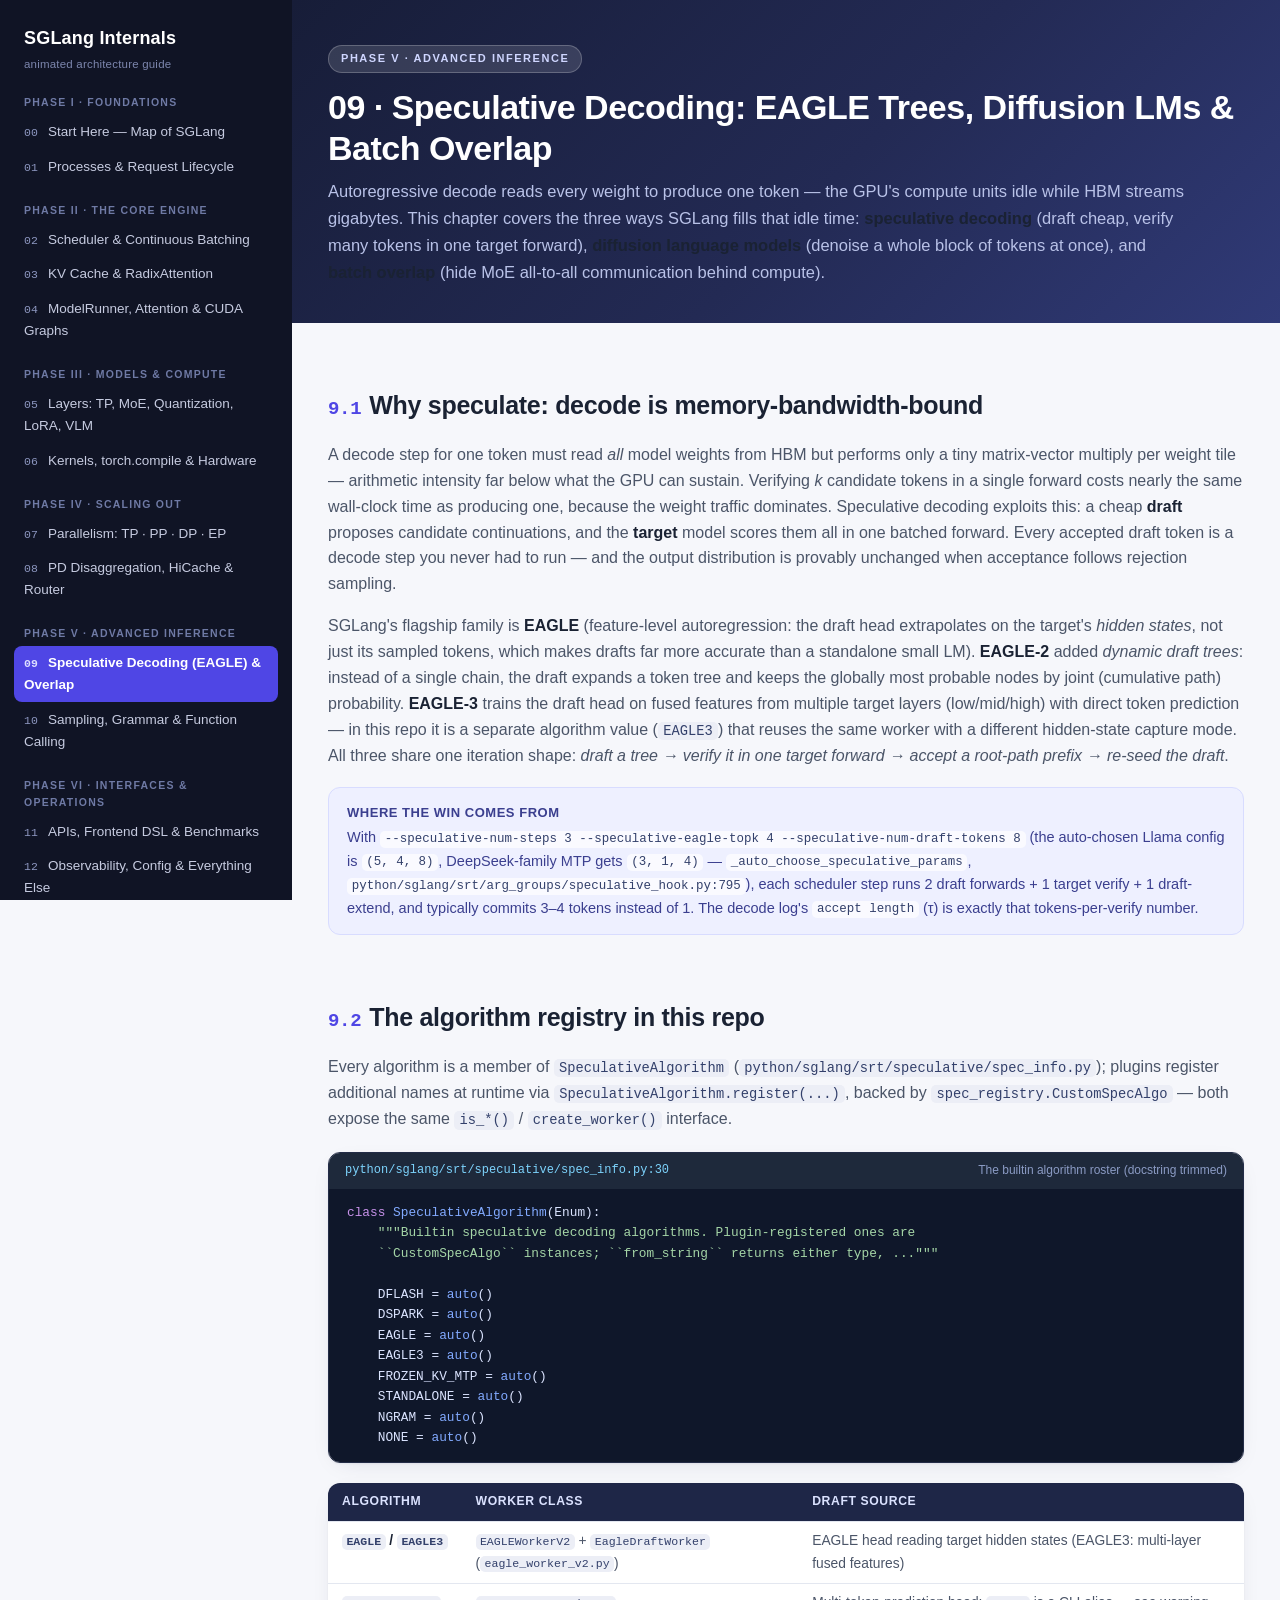
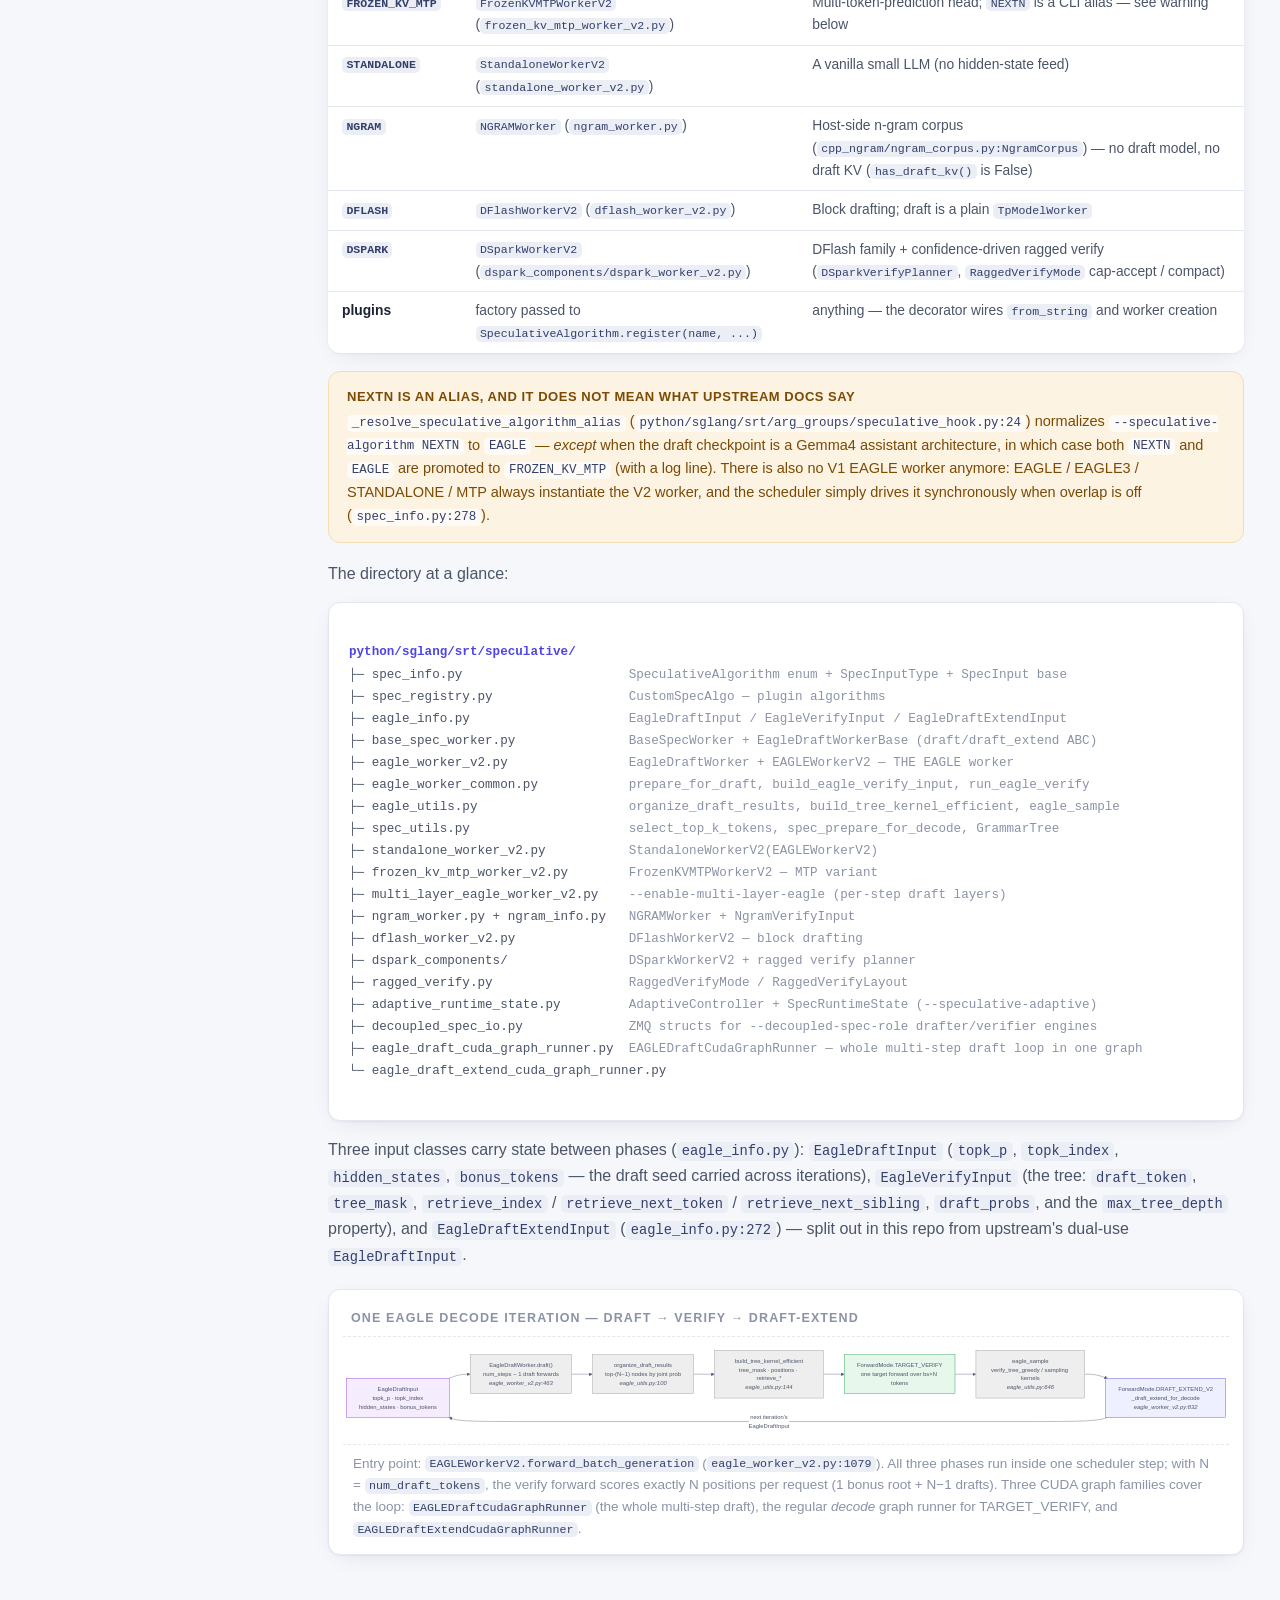
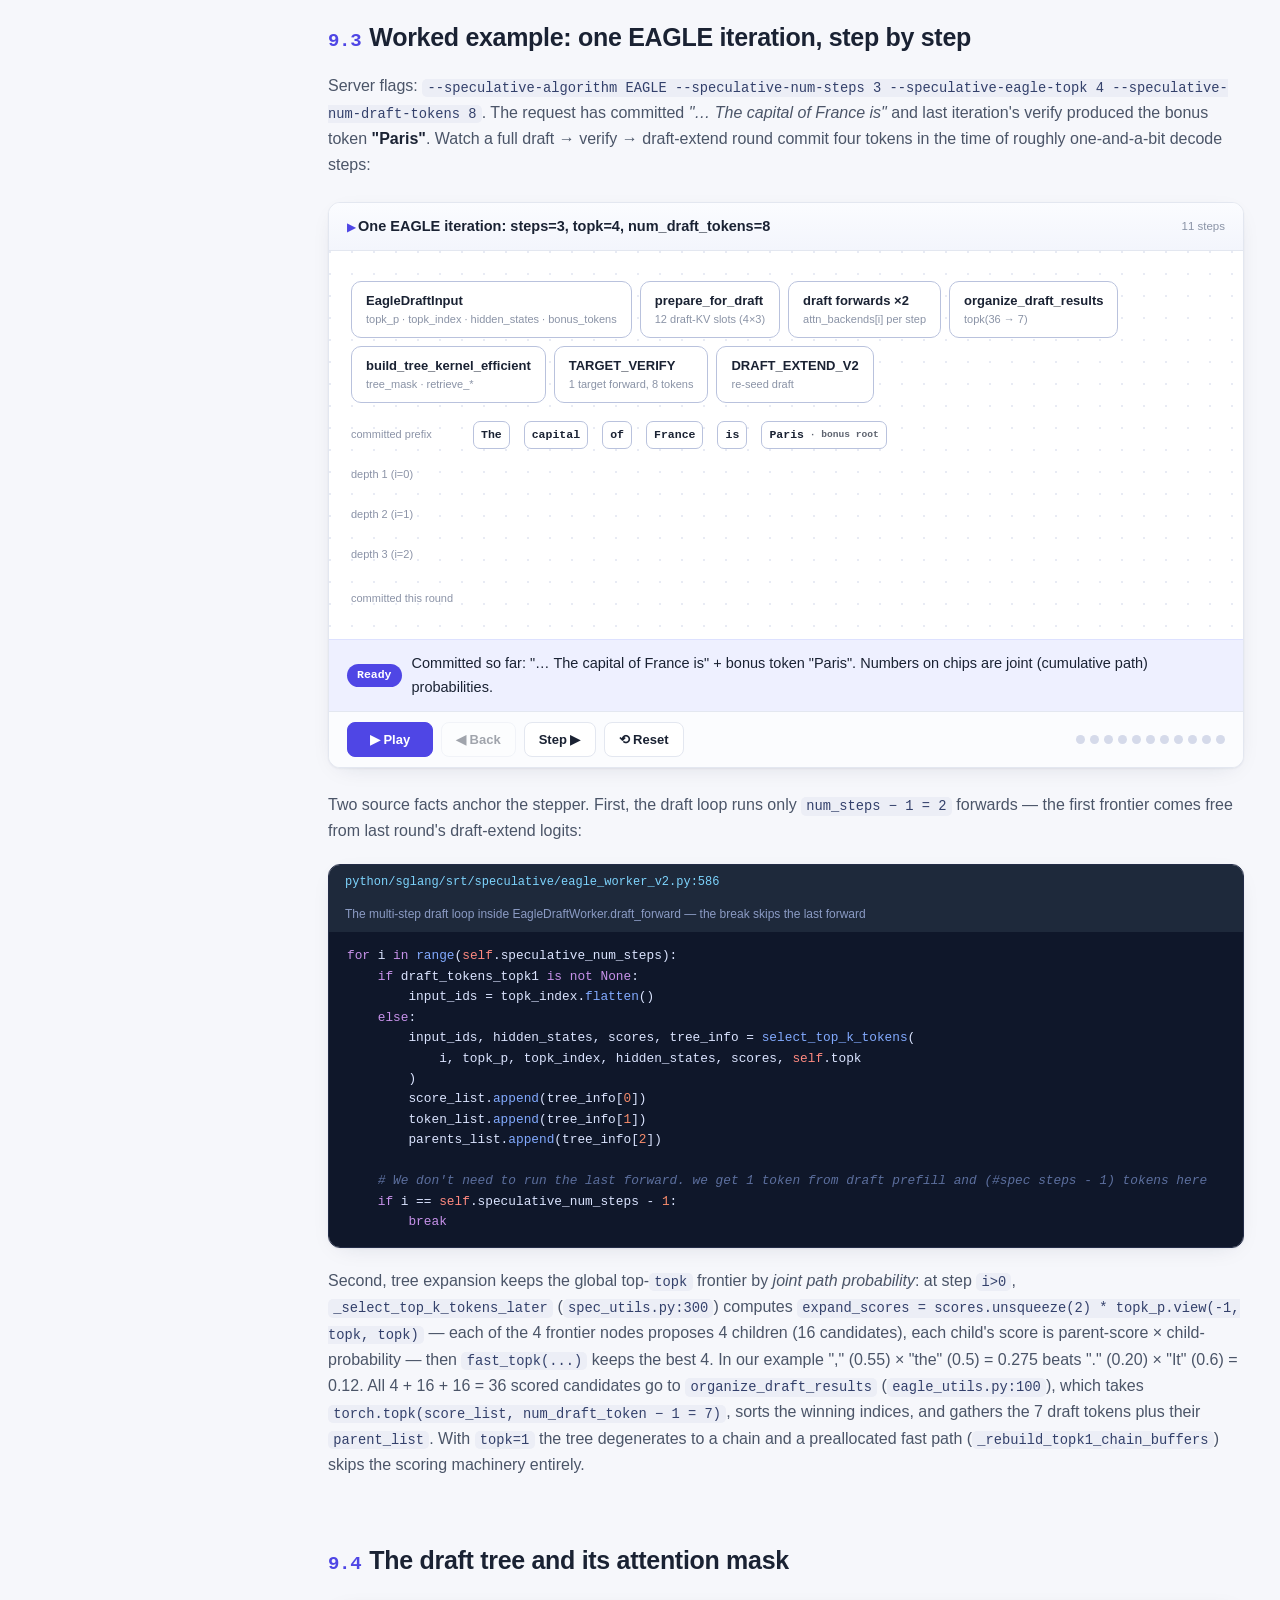
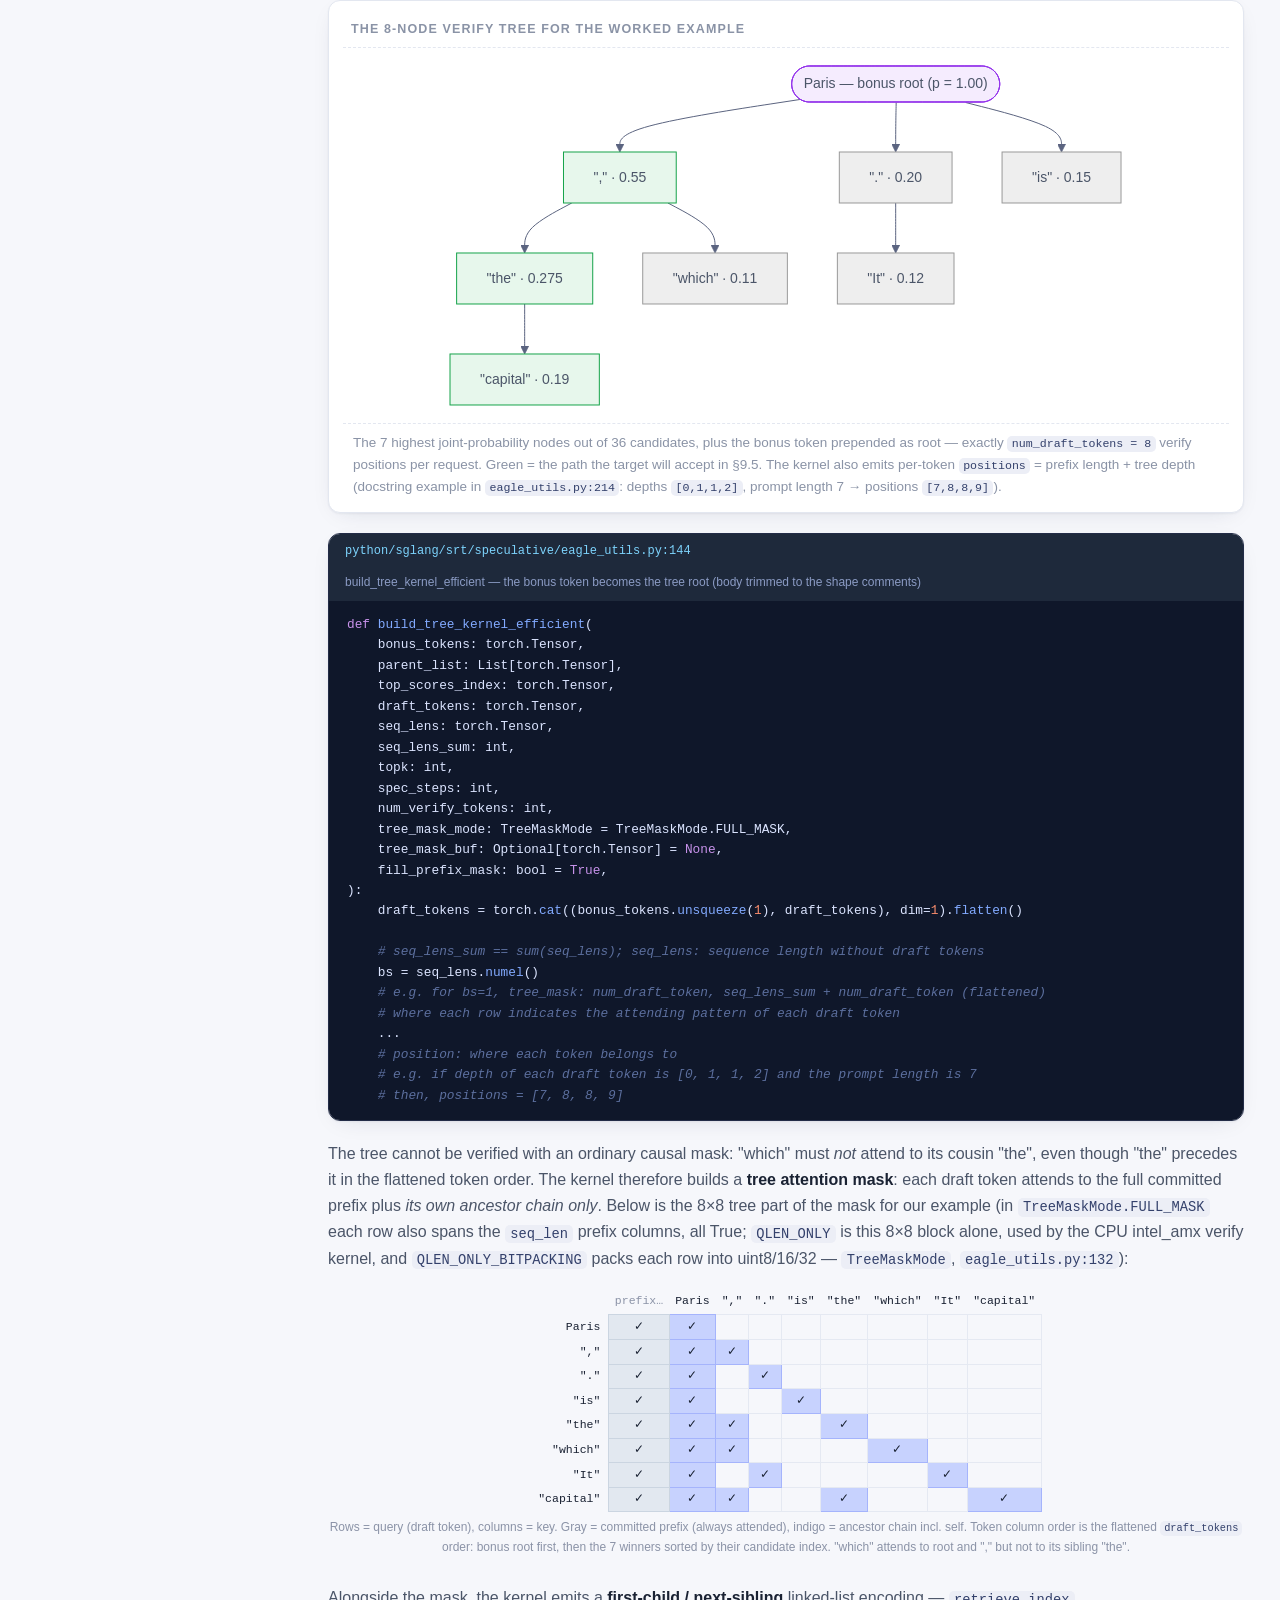
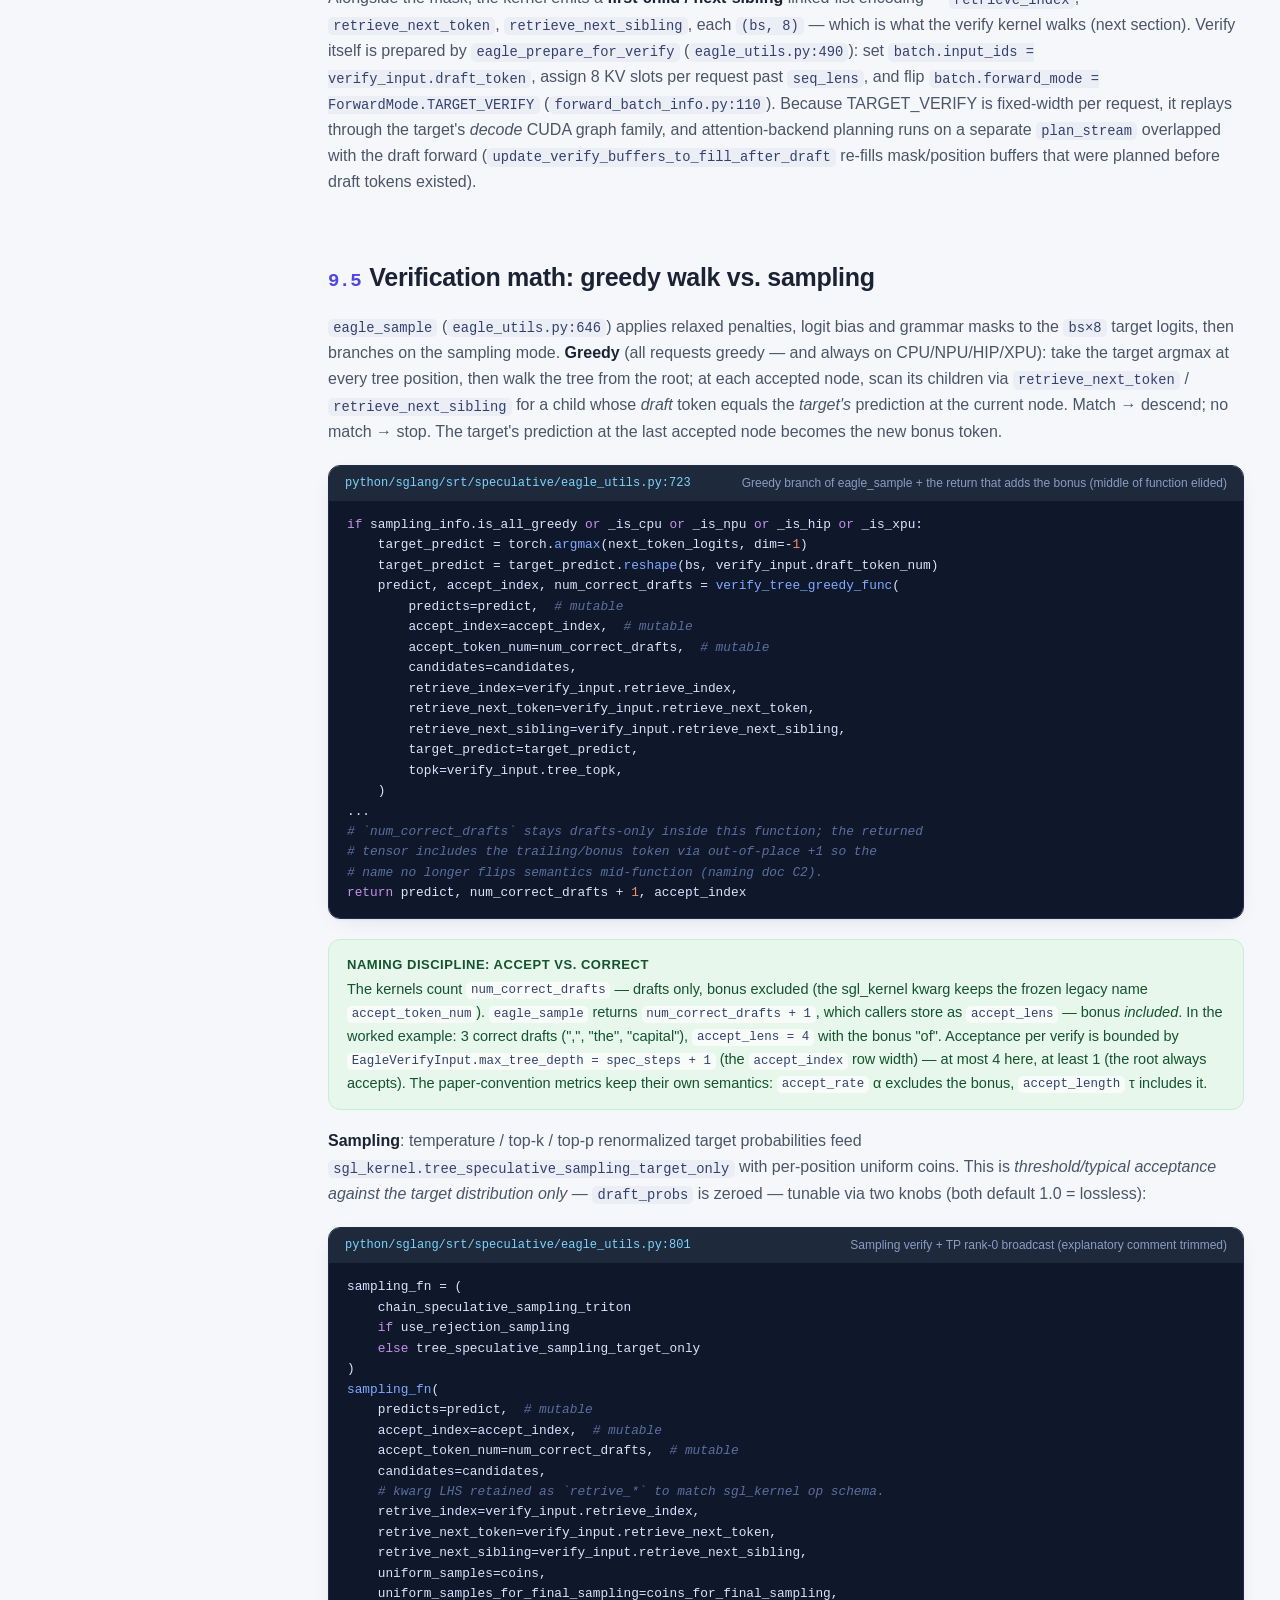
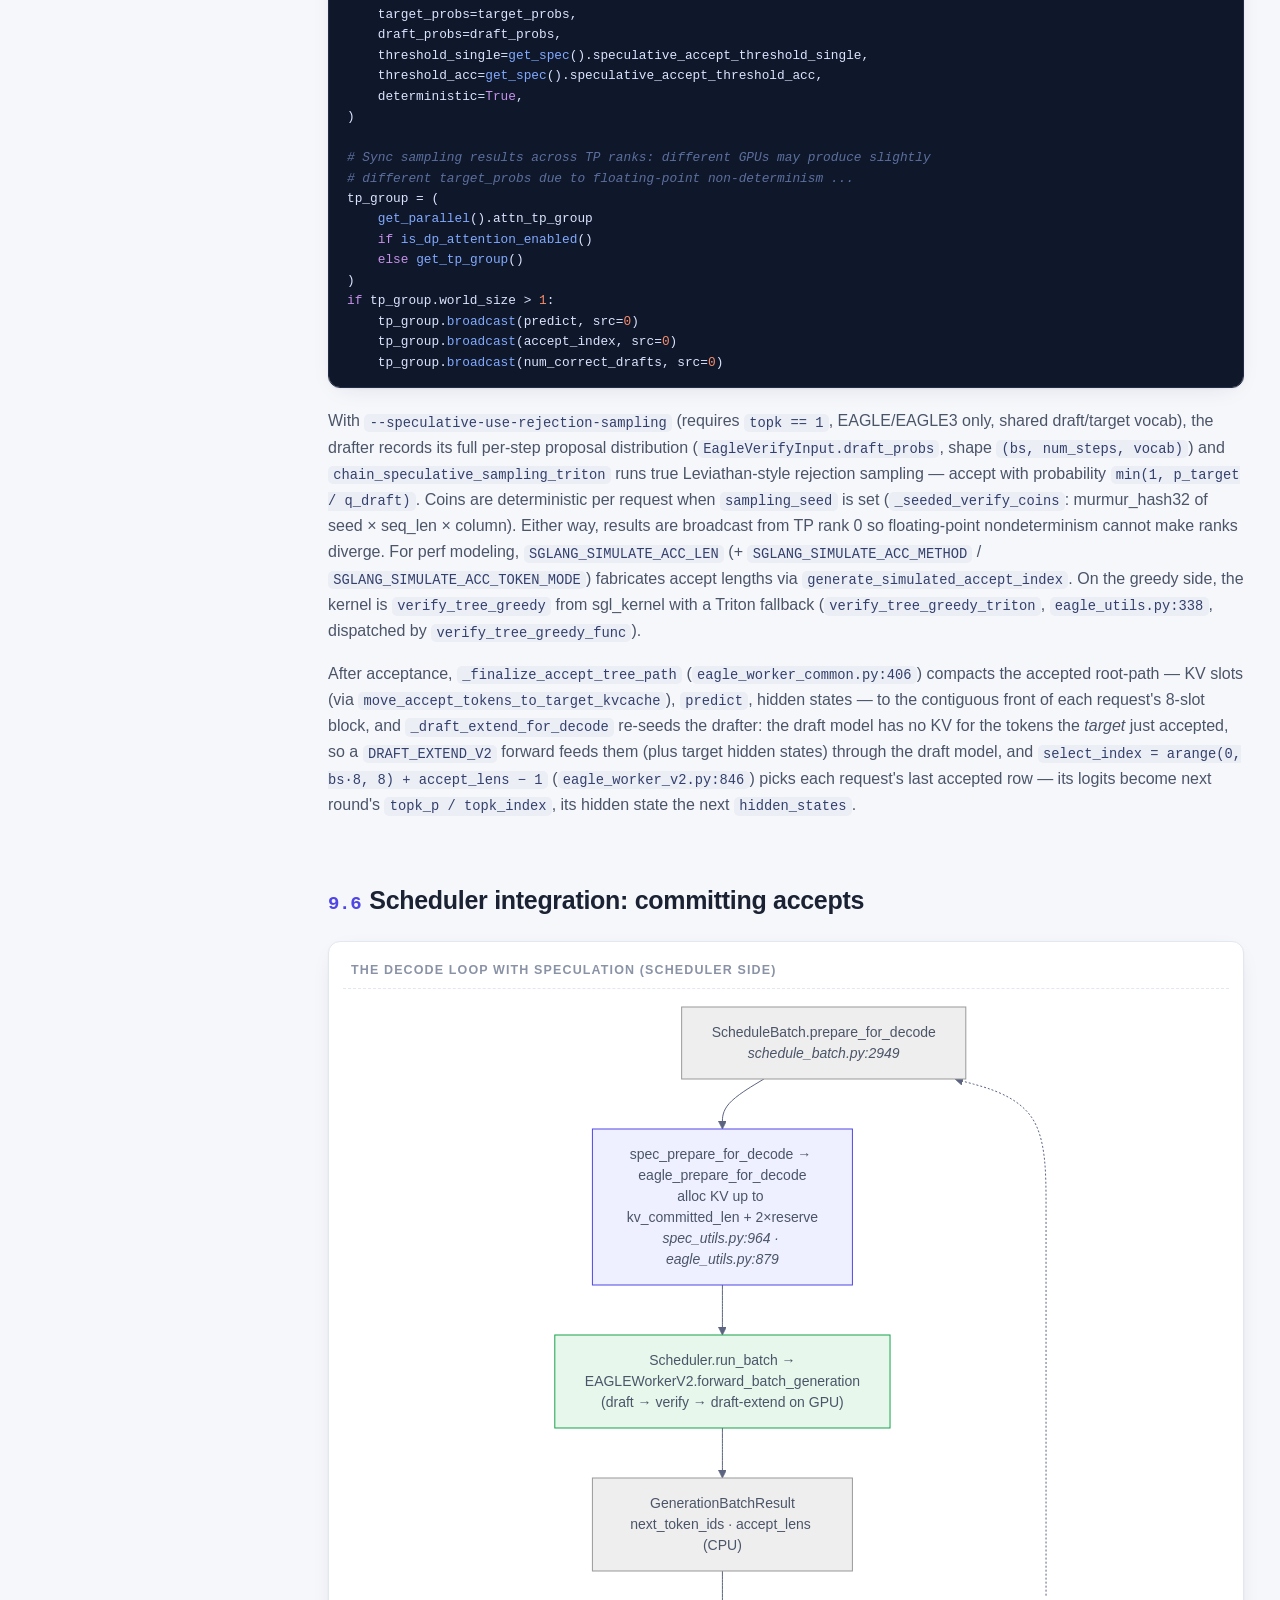
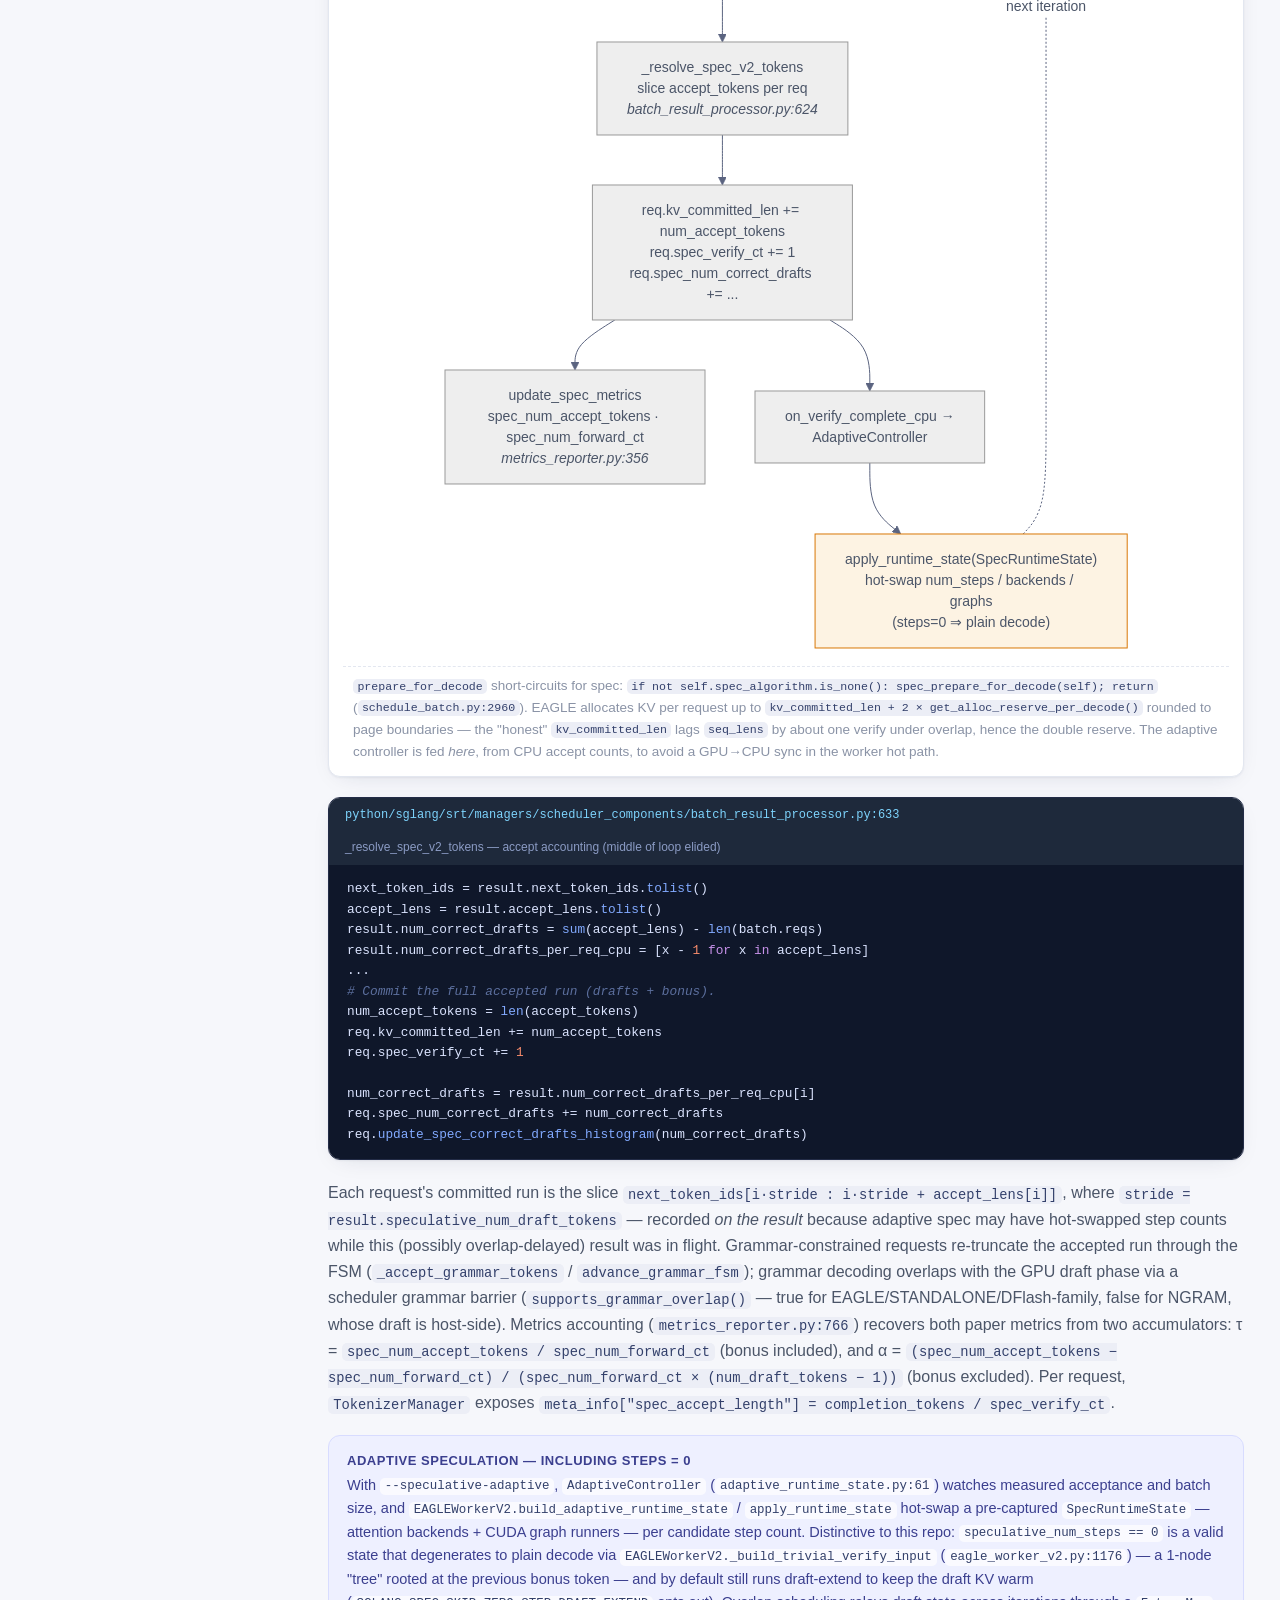
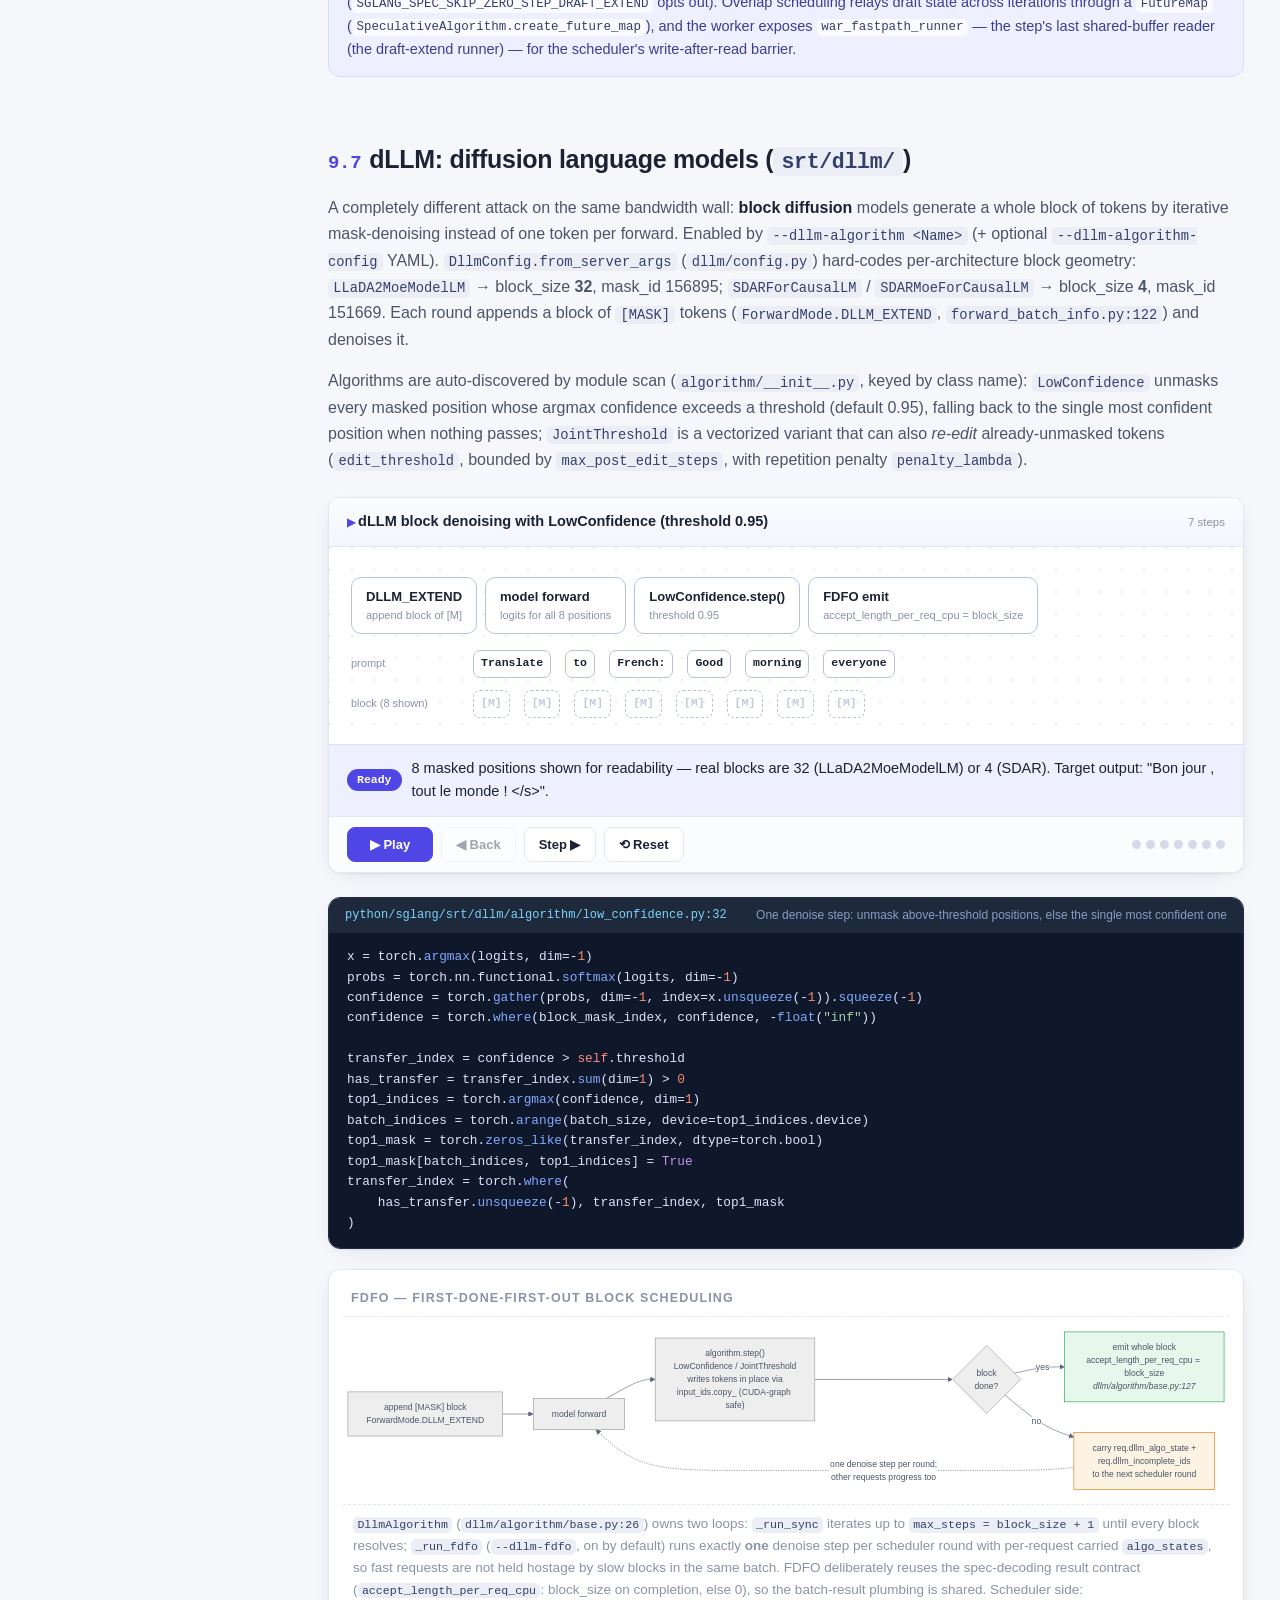
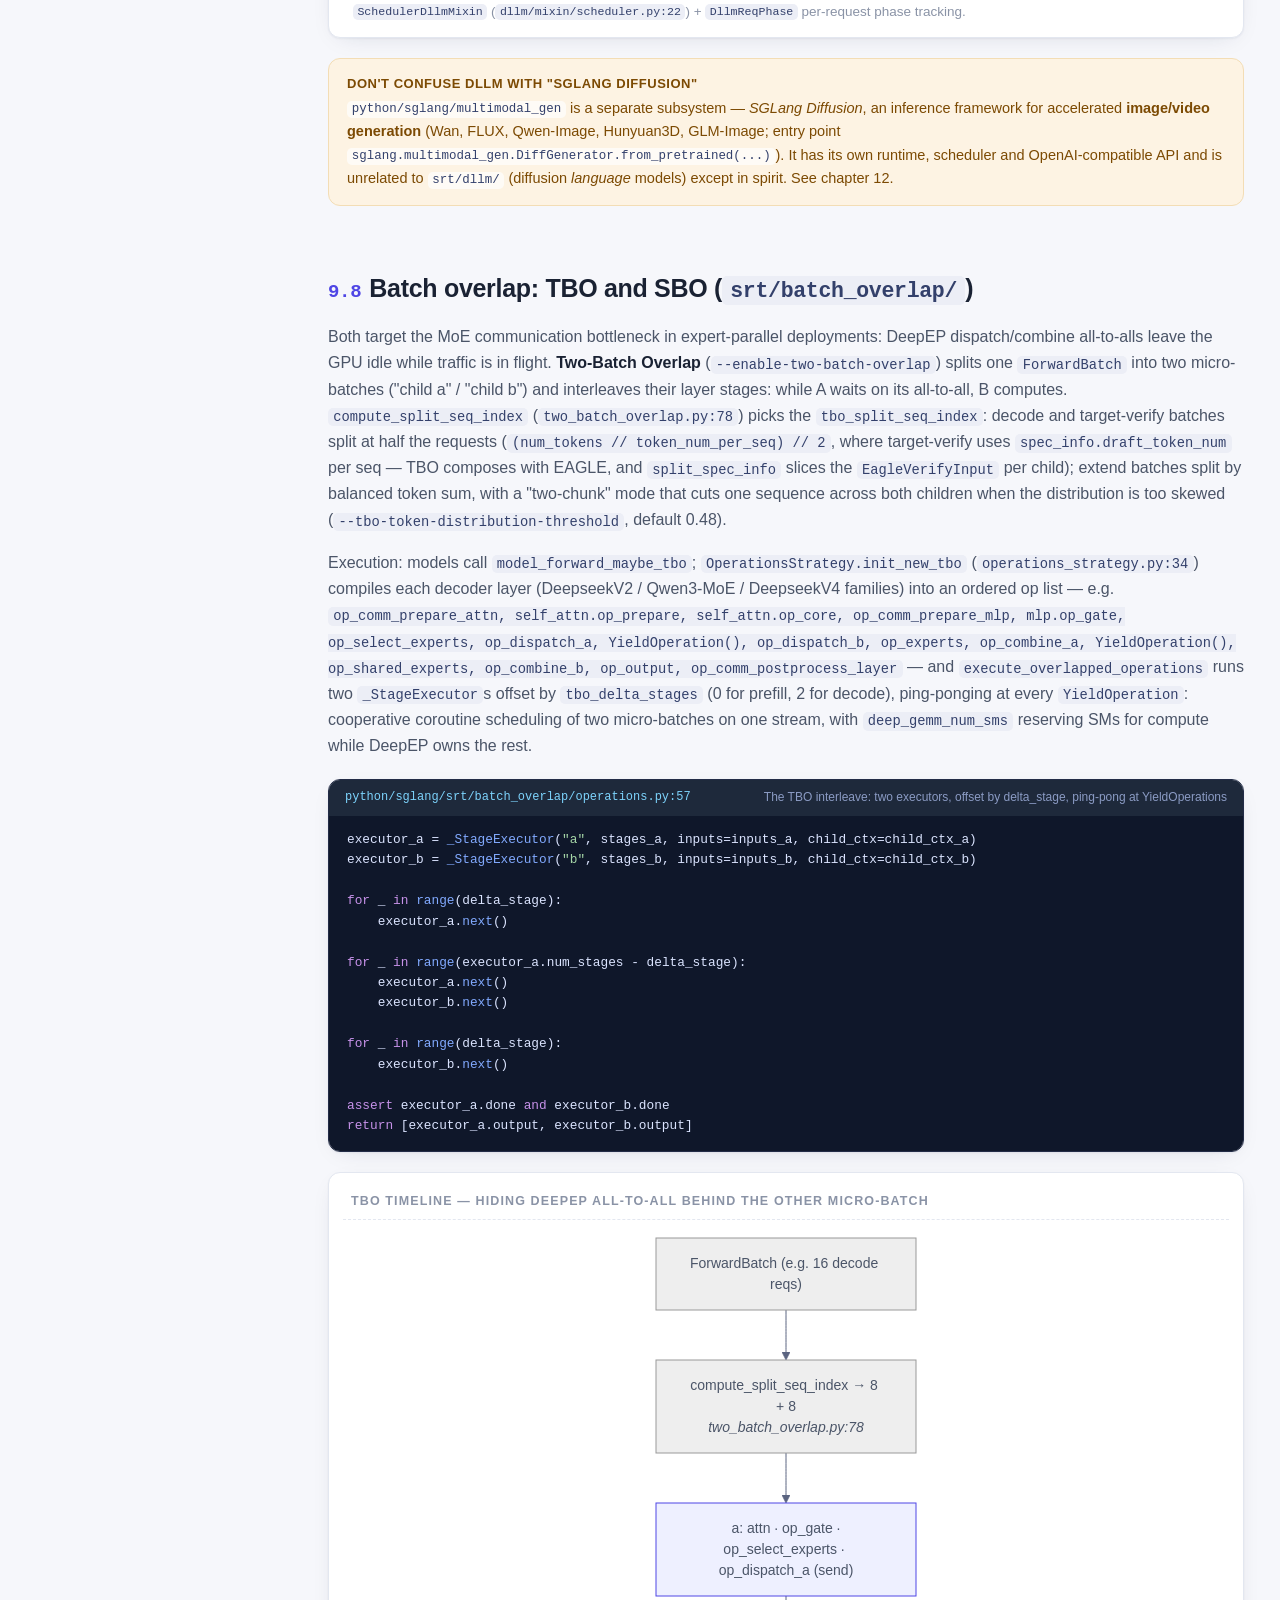
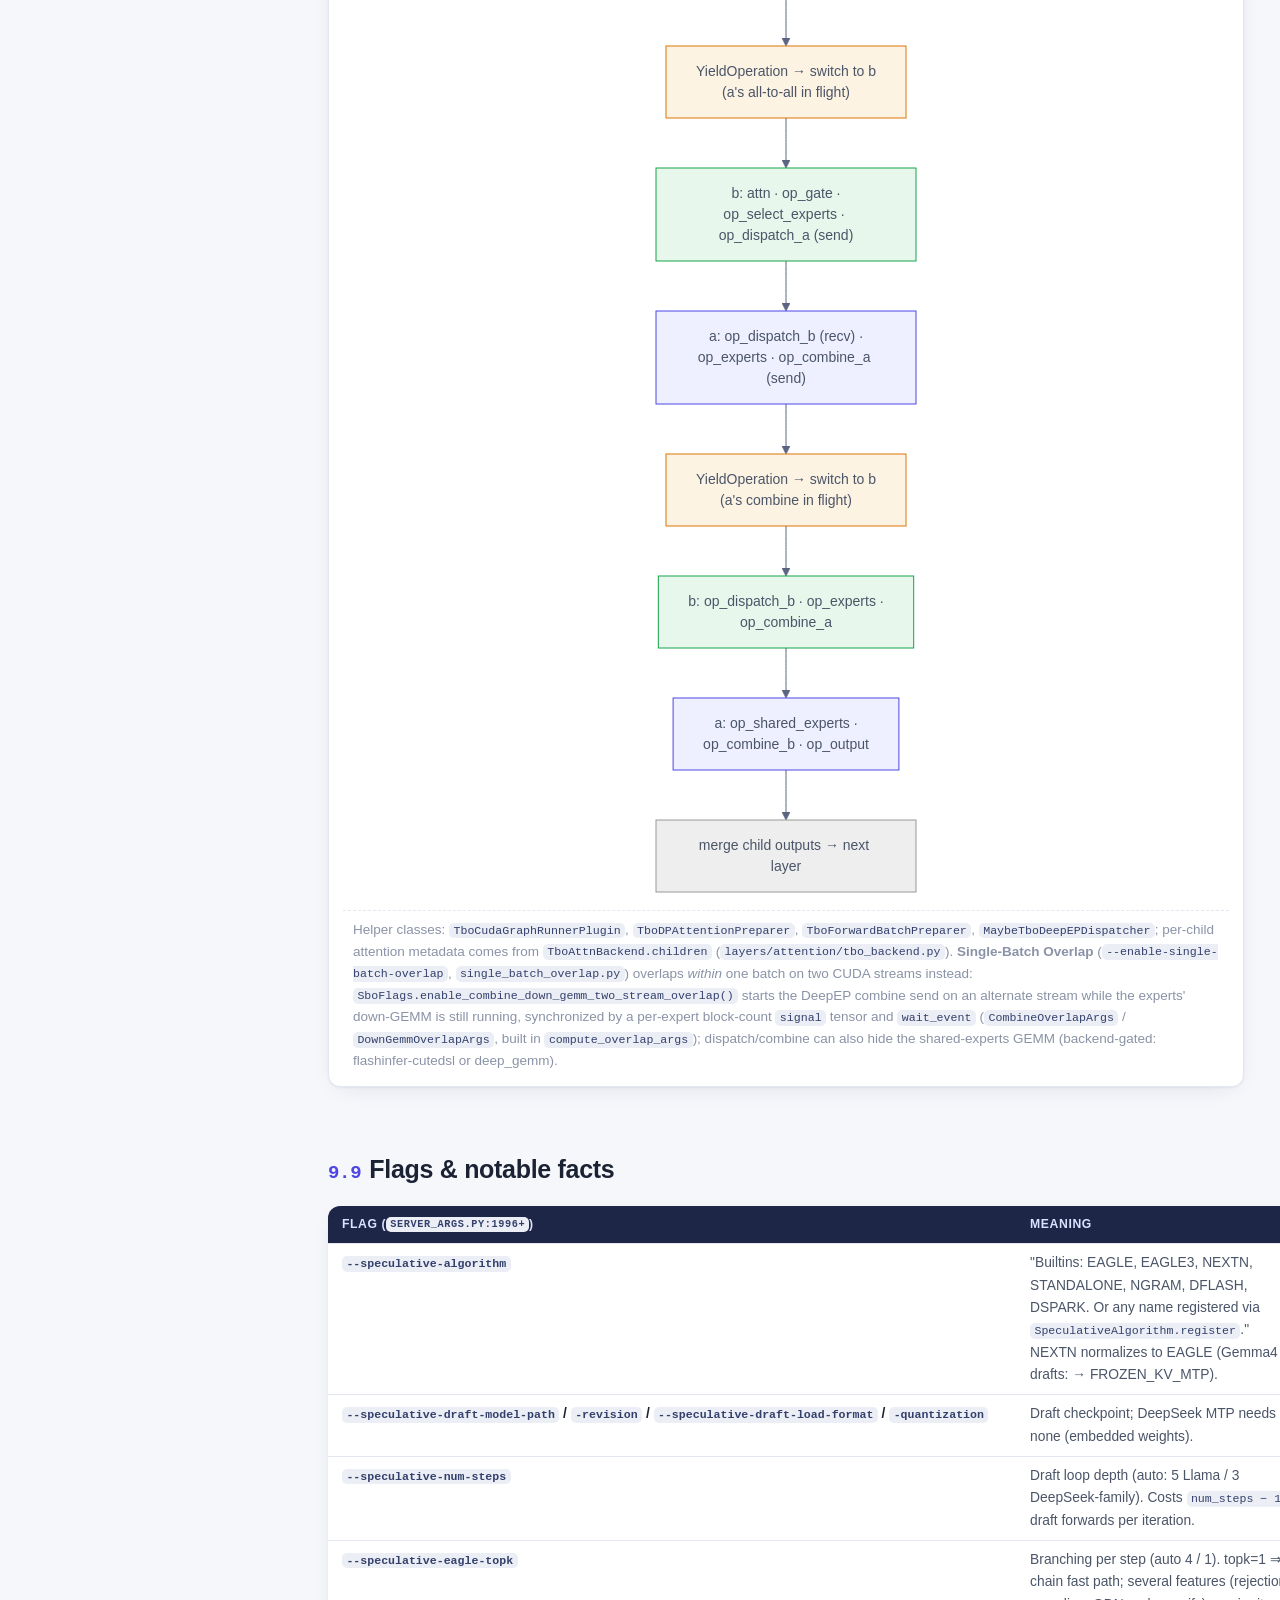
<file: architecture-viz/09-speculative.html>
<!DOCTYPE html>
<html lang="en">
<head>
<meta charset="utf-8">
<meta name="viewport" content="width=device-width, initial-scale=1">
<title>09 · Speculative Decoding (EAGLE) &amp; Overlap — SGLang Internals</title>
<link rel="stylesheet" href="assets/style.css">
<script src="assets/mermaid.min.js"></script>
<script src="assets/viz.js"></script>
</head>
<body>
<div class="layout">
<main>
  <div class="page-hero"><div class="content">
    <span class="phase-badge">Phase V · Advanced Inference</span>
    <h1>09 · Speculative Decoding: EAGLE Trees, Diffusion LMs &amp; Batch Overlap</h1>
    <p class="lede">
      Autoregressive decode reads every weight to produce one token — the GPU's compute units
      idle while HBM streams gigabytes. This chapter covers the three ways SGLang fills that
      idle time: <strong>speculative decoding</strong> (draft cheap, verify many tokens in one
      target forward), <strong>diffusion language models</strong> (denoise a whole block of
      tokens at once), and <strong>batch overlap</strong> (hide MoE all-to-all communication
      behind compute).
    </p>
  </div></div>

  <div class="content">

  <h2><span class="sec-num">9.1</span>Why speculate: decode is memory-bandwidth-bound</h2>
  <p>
    A decode step for one token must read <em>all</em> model weights from HBM but performs only
    a tiny matrix-vector multiply per weight tile — arithmetic intensity far below what the GPU
    can sustain. Verifying <em>k</em> candidate tokens in a single forward costs nearly the same
    wall-clock time as producing one, because the weight traffic dominates. Speculative decoding
    exploits this: a cheap <strong>draft</strong> proposes candidate continuations, and the
    <strong>target</strong> model scores them all in one batched forward. Every accepted draft
    token is a decode step you never had to run — and the output distribution is provably
    unchanged when acceptance follows rejection sampling.
  </p>
  <p>
    SGLang's flagship family is <strong>EAGLE</strong> (feature-level autoregression: the draft
    head extrapolates on the target's <em>hidden states</em>, not just its sampled tokens, which
    makes drafts far more accurate than a standalone small LM). <strong>EAGLE-2</strong> added
    <em>dynamic draft trees</em>: instead of a single chain, the draft expands a token tree and
    keeps the globally most probable nodes by joint (cumulative path) probability.
    <strong>EAGLE-3</strong> trains the draft head on fused features from multiple target layers
    (low/mid/high) with direct token prediction — in this repo it is a separate algorithm value
    (<code>EAGLE3</code>) that reuses the same worker with a different hidden-state capture mode.
    All three share one iteration shape: <em>draft a tree → verify it in one target forward →
    accept a root-path prefix → re-seed the draft</em>.
  </p>
  <div class="callout note"><span class="co-title">Where the win comes from</span>
    With <code>--speculative-num-steps 3 --speculative-eagle-topk 4 --speculative-num-draft-tokens 8</code>
    (the auto-chosen Llama config is <code>(5, 4, 8)</code>, DeepSeek-family MTP gets
    <code>(3, 1, 4)</code> — <code>_auto_choose_speculative_params</code>,
    <code>python/sglang/srt/arg_groups/speculative_hook.py:795</code>), each scheduler step runs
    2 draft forwards + 1 target verify + 1 draft-extend, and typically commits 3–4 tokens instead
    of 1. The decode log's <code>accept length</code> (τ) is exactly that tokens-per-verify number.
  </div>

  <h2><span class="sec-num">9.2</span>The algorithm registry in this repo</h2>
  <p>
    Every algorithm is a member of <code>SpeculativeAlgorithm</code>
    (<code>python/sglang/srt/speculative/spec_info.py</code>); plugins register additional names
    at runtime via <code>SpeculativeAlgorithm.register(...)</code>, backed by
    <code>spec_registry.CustomSpecAlgo</code> — both expose the same <code>is_*()</code> /
    <code>create_worker()</code> interface.
  </p>

  <div class="snippet" data-lang="python" data-file="python/sglang/srt/speculative/spec_info.py:30" data-desc="The builtin algorithm roster (docstring trimmed)">
<pre>
class SpeculativeAlgorithm(Enum):
    """Builtin speculative decoding algorithms. Plugin-registered ones are
    ``CustomSpecAlgo`` instances; ``from_string`` returns either type, ..."""

    DFLASH = auto()
    DSPARK = auto()
    EAGLE = auto()
    EAGLE3 = auto()
    FROZEN_KV_MTP = auto()
    STANDALONE = auto()
    NGRAM = auto()
    NONE = auto()
</pre>
  </div>

  <table class="tbl">
    <tr><th>Algorithm</th><th>Worker class</th><th>Draft source</th></tr>
    <tr><td><code>EAGLE</code> / <code>EAGLE3</code></td>
      <td><code>EAGLEWorkerV2</code> + <code>EagleDraftWorker</code> (<code>eagle_worker_v2.py</code>)</td>
      <td>EAGLE head reading target hidden states (EAGLE3: multi-layer fused features)</td></tr>
    <tr><td><code>FROZEN_KV_MTP</code></td>
      <td><code>FrozenKVMTPWorkerV2</code> (<code>frozen_kv_mtp_worker_v2.py</code>)</td>
      <td>Multi-token-prediction head; <code>NEXTN</code> is a CLI alias — see warning below</td></tr>
    <tr><td><code>STANDALONE</code></td>
      <td><code>StandaloneWorkerV2</code> (<code>standalone_worker_v2.py</code>)</td>
      <td>A vanilla small LLM (no hidden-state feed)</td></tr>
    <tr><td><code>NGRAM</code></td>
      <td><code>NGRAMWorker</code> (<code>ngram_worker.py</code>)</td>
      <td>Host-side n-gram corpus (<code>cpp_ngram/ngram_corpus.py:NgramCorpus</code>) — no draft
        model, no draft KV (<code>has_draft_kv()</code> is False)</td></tr>
    <tr><td><code>DFLASH</code></td>
      <td><code>DFlashWorkerV2</code> (<code>dflash_worker_v2.py</code>)</td>
      <td>Block drafting; draft is a plain <code>TpModelWorker</code></td></tr>
    <tr><td><code>DSPARK</code></td>
      <td><code>DSparkWorkerV2</code> (<code>dspark_components/dspark_worker_v2.py</code>)</td>
      <td>DFlash family + confidence-driven ragged verify (<code>DSparkVerifyPlanner</code>,
        <code>RaggedVerifyMode</code> cap-accept / compact)</td></tr>
    <tr><td>plugins</td>
      <td>factory passed to <code>SpeculativeAlgorithm.register(name, ...)</code></td>
      <td>anything — the decorator wires <code>from_string</code> and worker creation</td></tr>
  </table>

  <div class="callout warn"><span class="co-title">NEXTN is an alias, and it does not mean what upstream docs say</span>
    <code>_resolve_speculative_algorithm_alias</code>
    (<code>python/sglang/srt/arg_groups/speculative_hook.py:24</code>) normalizes
    <code>--speculative-algorithm NEXTN</code> to <code>EAGLE</code> — <em>except</em> when the
    draft checkpoint is a Gemma4 assistant architecture, in which case both <code>NEXTN</code>
    and <code>EAGLE</code> are promoted to <code>FROZEN_KV_MTP</code> (with a log line). There is
    also no V1 EAGLE worker anymore: EAGLE / EAGLE3 / STANDALONE / MTP always instantiate the V2
    worker, and the scheduler simply drives it synchronously when overlap is off
    (<code>spec_info.py:278</code>).
  </div>

  <p>The directory at a glance:</p>
  <div class="filetree">
<b>python/sglang/srt/speculative/</b>
├─ spec_info.py                      <i>SpeculativeAlgorithm enum + SpecInputType + SpecInput base</i>
├─ spec_registry.py                  <i>CustomSpecAlgo — plugin algorithms</i>
├─ eagle_info.py                     <i>EagleDraftInput / EagleVerifyInput / EagleDraftExtendInput</i>
├─ base_spec_worker.py               <i>BaseSpecWorker + EagleDraftWorkerBase (draft/draft_extend ABC)</i>
├─ eagle_worker_v2.py                <i>EagleDraftWorker + EAGLEWorkerV2 — THE EAGLE worker</i>
├─ eagle_worker_common.py            <i>prepare_for_draft, build_eagle_verify_input, run_eagle_verify</i>
├─ eagle_utils.py                    <i>organize_draft_results, build_tree_kernel_efficient, eagle_sample</i>
├─ spec_utils.py                     <i>select_top_k_tokens, spec_prepare_for_decode, GrammarTree</i>
├─ standalone_worker_v2.py           <i>StandaloneWorkerV2(EAGLEWorkerV2)</i>
├─ frozen_kv_mtp_worker_v2.py        <i>FrozenKVMTPWorkerV2 — MTP variant</i>
├─ multi_layer_eagle_worker_v2.py    <i>--enable-multi-layer-eagle (per-step draft layers)</i>
├─ ngram_worker.py + ngram_info.py   <i>NGRAMWorker + NgramVerifyInput</i>
├─ dflash_worker_v2.py               <i>DFlashWorkerV2 — block drafting</i>
├─ dspark_components/                <i>DSparkWorkerV2 + ragged verify planner</i>
├─ ragged_verify.py                  <i>RaggedVerifyMode / RaggedVerifyLayout</i>
├─ adaptive_runtime_state.py         <i>AdaptiveController + SpecRuntimeState (--speculative-adaptive)</i>
├─ decoupled_spec_io.py              <i>ZMQ structs for --decoupled-spec-role drafter/verifier engines</i>
├─ eagle_draft_cuda_graph_runner.py  <i>EAGLEDraftCudaGraphRunner — whole multi-step draft loop in one graph</i>
└─ eagle_draft_extend_cuda_graph_runner.py
  </div>
  <p>
    Three input classes carry state between phases (<code>eagle_info.py</code>):
    <code>EagleDraftInput</code> (<code>topk_p</code>, <code>topk_index</code>,
    <code>hidden_states</code>, <code>bonus_tokens</code> — the draft seed carried across
    iterations), <code>EagleVerifyInput</code> (the tree: <code>draft_token</code>,
    <code>tree_mask</code>, <code>retrieve_index</code> / <code>retrieve_next_token</code> /
    <code>retrieve_next_sibling</code>, <code>draft_probs</code>, and the
    <code>max_tree_depth</code> property), and <code>EagleDraftExtendInput</code>
    (<code>eagle_info.py:272</code>) — split out in this repo from upstream's dual-use
    <code>EagleDraftInput</code>.
  </p>

  <div class="diagram">
    <div class="dg-title">ONE EAGLE DECODE ITERATION — DRAFT → VERIFY → DRAFT-EXTEND</div>
    <pre class="mermaid">
flowchart LR
  di["EagleDraftInput<br/>topk_p · topk_index<br/>hidden_states · bonus_tokens"]
  draft["EagleDraftWorker.draft()<br/>num_steps − 1 draft forwards<br/><i>eagle_worker_v2.py:463</i>"]
  org["organize_draft_results<br/>top-(N−1) nodes by joint prob<br/><i>eagle_utils.py:100</i>"]
  tree["build_tree_kernel_efficient<br/>tree_mask · positions · retrieve_*<br/><i>eagle_utils.py:144</i>"]
  vfy["ForwardMode.TARGET_VERIFY<br/>one target forward over bs×N tokens"]
  smp["eagle_sample<br/>verify_tree_greedy / sampling kernels<br/><i>eagle_utils.py:646</i>"]
  ext["ForwardMode.DRAFT_EXTEND_V2<br/>_draft_extend_for_decode<br/><i>eagle_worker_v2.py:832</i>"]
  di --> draft --> org --> tree --> vfy --> smp --> ext
  ext -- "next iteration's<br/>EagleDraftInput" --> di
  style di fill:#f5ecfe,stroke:#9333ea
  style vfy fill:#e7f7ec,stroke:#16a34a
  style ext fill:#eef0ff,stroke:#4f46e5
    </pre>
    <div class="dg-caption">
      Entry point: <code>EAGLEWorkerV2.forward_batch_generation</code>
      (<code>eagle_worker_v2.py:1079</code>). All three phases run inside one scheduler step;
      with N = <code>num_draft_tokens</code>, the verify forward scores exactly N positions per
      request (1 bonus root + N−1 drafts). Three CUDA graph families cover the loop:
      <code>EAGLEDraftCudaGraphRunner</code> (the whole multi-step draft),
      the regular <em>decode</em> graph runner for TARGET_VERIFY, and
      <code>EAGLEDraftExtendCudaGraphRunner</code>.
    </div>
  </div>

  <h2><span class="sec-num">9.3</span>Worked example: one EAGLE iteration, step by step</h2>
  <p>
    Server flags: <code>--speculative-algorithm EAGLE --speculative-num-steps 3
    --speculative-eagle-topk 4 --speculative-num-draft-tokens 8</code>. The request has committed
    <em>"… The capital of France is"</em> and last iteration's verify produced the bonus token
    <strong>"Paris"</strong>. Watch a full draft → verify → draft-extend round commit four tokens
    in the time of roughly one-and-a-bit decode steps:
  </p>

  <div class="stepper" id="st-eagle">
    <div class="st-scene">
      <div class="sc-row" style="gap:8px">
        <div class="sc-box" id="eg-di">EagleDraftInput<small>topk_p · topk_index · hidden_states · bonus_tokens</small></div>
        <div class="sc-box" id="eg-prep">prepare_for_draft<small>12 draft-KV slots (4×3)</small></div>
        <div class="sc-box" id="eg-fwd">draft forwards ×2<small>attn_backends[i] per step</small></div>
        <div class="sc-box" id="eg-org">organize_draft_results<small>topk(36 → 7)</small></div>
        <div class="sc-box" id="eg-tree">build_tree_kernel_efficient<small>tree_mask · retrieve_*</small></div>
        <div class="sc-box" id="eg-vfy">TARGET_VERIFY<small>1 target forward, 8 tokens</small></div>
        <div class="sc-box" id="eg-ext">DRAFT_EXTEND_V2<small>re-seed draft</small></div>
      </div>

      <div class="sc-row" style="margin-top:16px">
        <span style="font-size:11px; color:#8b93a7; width:110px">committed prefix</span>
        <span class="tok dim">The</span><span class="tok dim">capital</span><span class="tok dim">of</span>
        <span class="tok dim">France</span><span class="tok dim">is</span>
        <span class="tok cache" id="eg-root">Paris<small style="opacity:.7">&nbsp;· bonus root</small></span>
      </div>
      <div class="sc-row">
        <span style="font-size:11px; color:#8b93a7; width:110px">depth 1 (i=0)</span>
        <span class="tok appear" id="eg-d1a">","&nbsp;·&nbsp;.55</span>
        <span class="tok appear" id="eg-d1b">"."&nbsp;·&nbsp;.20</span>
        <span class="tok appear" id="eg-d1c">"is"&nbsp;·&nbsp;.15</span>
        <span class="tok appear" id="eg-d1d">"and"&nbsp;·&nbsp;.05</span>
      </div>
      <div class="sc-row">
        <span style="font-size:11px; color:#8b93a7; width:110px">depth 2 (i=1)</span>
        <span class="tok appear" id="eg-d2a">"the"&nbsp;·&nbsp;.275&nbsp;⤴","</span>
        <span class="tok appear" id="eg-d2b">"It"&nbsp;·&nbsp;.12&nbsp;⤴"."</span>
        <span class="tok appear" id="eg-d2c">"which"&nbsp;·&nbsp;.11&nbsp;⤴","</span>
        <span class="tok appear" id="eg-d2d">"a"&nbsp;·&nbsp;.055&nbsp;⤴","</span>
      </div>
      <div class="sc-row">
        <span style="font-size:11px; color:#8b93a7; width:110px">depth 3 (i=2)</span>
        <span class="tok appear" id="eg-d3a">"capital"&nbsp;·&nbsp;.19&nbsp;⤴"the"</span>
        <span class="tok appear" id="eg-d3b">"largest"&nbsp;·&nbsp;.05&nbsp;⤴"the"</span>
        <span class="tok appear" id="eg-d3c">"city"&nbsp;·&nbsp;.03&nbsp;⤴"the"</span>
        <span class="tok appear" id="eg-d3d">"'s"&nbsp;·&nbsp;.02&nbsp;⤴"It"</span>
      </div>
      <div class="sc-row" style="margin-top:12px">
        <span style="font-size:11px; color:#8b93a7; width:110px">committed this round</span>
        <span class="tok appear" id="eg-c1">","</span>
        <span class="tok appear" id="eg-c2">"the"</span>
        <span class="tok appear" id="eg-c3">"capital"</span>
        <span class="tok appear" id="eg-c4">"of"&nbsp;·&nbsp;new&nbsp;bonus</span>
      </div>
    </div>
  </div>

  <p>
    Two source facts anchor the stepper. First, the draft loop runs only
    <code>num_steps − 1 = 2</code> forwards — the first frontier comes free from last round's
    draft-extend logits:
  </p>

  <div class="snippet" data-lang="python" data-file="python/sglang/srt/speculative/eagle_worker_v2.py:586" data-desc="The multi-step draft loop inside EagleDraftWorker.draft_forward — the break skips the last forward">
<pre>
for i in range(self.speculative_num_steps):
    if draft_tokens_topk1 is not None:
        input_ids = topk_index.flatten()
    else:
        input_ids, hidden_states, scores, tree_info = select_top_k_tokens(
            i, topk_p, topk_index, hidden_states, scores, self.topk
        )
        score_list.append(tree_info[0])
        token_list.append(tree_info[1])
        parents_list.append(tree_info[2])

    # We don't need to run the last forward. we get 1 token from draft prefill and (#spec steps - 1) tokens here
    if i == self.speculative_num_steps - 1:
        break
</pre>
  </div>

  <p>
    Second, tree expansion keeps the global top-<code>topk</code> frontier by <em>joint path
    probability</em>: at step <code>i&gt;0</code>, <code>_select_top_k_tokens_later</code>
    (<code>spec_utils.py:300</code>) computes
    <code>expand_scores = scores.unsqueeze(2) * topk_p.view(-1, topk, topk)</code> — each of the
    4 frontier nodes proposes 4 children (16 candidates), each child's score is
    parent-score × child-probability — then <code>fast_topk(...)</code> keeps the best 4. In our
    example "," (0.55) × "the" (0.5) = 0.275 beats "." (0.20) × "It" (0.6) = 0.12.
    All 4 + 16 + 16 = 36 scored candidates go to <code>organize_draft_results</code>
    (<code>eagle_utils.py:100</code>), which takes
    <code>torch.topk(score_list, num_draft_token − 1 = 7)</code>, sorts the winning indices, and
    gathers the 7 draft tokens plus their <code>parent_list</code>. With
    <code>topk=1</code> the tree degenerates to a chain and a preallocated fast path
    (<code>_rebuild_topk1_chain_buffers</code>) skips the scoring machinery entirely.
  </p>

  <h2><span class="sec-num">9.4</span>The draft tree and its attention mask</h2>

  <div class="diagram">
    <div class="dg-title">THE 8-NODE VERIFY TREE FOR THE WORKED EXAMPLE</div>
    <pre class="mermaid">
graph TD
  root(["Paris — bonus root (p = 1.00)"])
  c1["#quot;,#quot; · 0.55"]
  c2["#quot;.#quot; · 0.20"]
  c3["#quot;is#quot; · 0.15"]
  d1["#quot;the#quot; · 0.275"]
  d2["#quot;which#quot; · 0.11"]
  d3["#quot;It#quot; · 0.12"]
  e1["#quot;capital#quot; · 0.19"]
  root --> c1
  root --> c2
  root --> c3
  c1 --> d1
  c1 --> d2
  c2 --> d3
  d1 --> e1
  style root fill:#f5ecfe,stroke:#9333ea
  style c1 fill:#e7f7ec,stroke:#16a34a
  style d1 fill:#e7f7ec,stroke:#16a34a
  style e1 fill:#e7f7ec,stroke:#16a34a
    </pre>
    <div class="dg-caption">
      The 7 highest joint-probability nodes out of 36 candidates, plus the bonus token prepended
      as root — exactly <code>num_draft_tokens = 8</code> verify positions per request. Green =
      the path the target will accept in §9.5. The kernel also emits per-token
      <code>positions</code> = prefix length + tree depth (docstring example in
      <code>eagle_utils.py:214</code>: depths <code>[0,1,1,2]</code>, prompt length 7 →
      positions <code>[7,8,8,9]</code>).
    </div>
  </div>

  <div class="snippet" data-lang="python" data-file="python/sglang/srt/speculative/eagle_utils.py:144" data-desc="build_tree_kernel_efficient — the bonus token becomes the tree root (body trimmed to the shape comments)">
<pre>
def build_tree_kernel_efficient(
    bonus_tokens: torch.Tensor,
    parent_list: List[torch.Tensor],
    top_scores_index: torch.Tensor,
    draft_tokens: torch.Tensor,
    seq_lens: torch.Tensor,
    seq_lens_sum: int,
    topk: int,
    spec_steps: int,
    num_verify_tokens: int,
    tree_mask_mode: TreeMaskMode = TreeMaskMode.FULL_MASK,
    tree_mask_buf: Optional[torch.Tensor] = None,
    fill_prefix_mask: bool = True,
):
    draft_tokens = torch.cat((bonus_tokens.unsqueeze(1), draft_tokens), dim=1).flatten()

    # seq_lens_sum == sum(seq_lens); seq_lens: sequence length without draft tokens
    bs = seq_lens.numel()
    # e.g. for bs=1, tree_mask: num_draft_token, seq_lens_sum + num_draft_token (flattened)
    # where each row indicates the attending pattern of each draft token
    ...
    # position: where each token belongs to
    # e.g. if depth of each draft token is [0, 1, 1, 2] and the prompt length is 7
    # then, positions = [7, 8, 8, 9]
</pre>
  </div>

  <p>
    The tree cannot be verified with an ordinary causal mask: "which" must <em>not</em> attend to
    its cousin "the", even though "the" precedes it in the flattened token order. The kernel
    therefore builds a <strong>tree attention mask</strong>: each draft token attends to the full
    committed prefix plus <em>its own ancestor chain only</em>. Below is the 8×8 tree part of the
    mask for our example (in <code>TreeMaskMode.FULL_MASK</code> each row also spans the
    <code>seq_len</code> prefix columns, all True; <code>QLEN_ONLY</code> is this 8×8 block alone,
    used by the CPU intel_amx verify kernel, and <code>QLEN_ONLY_BITPACKING</code> packs each row
    into uint8/16/32 — <code>TreeMaskMode</code>, <code>eagle_utils.py:132</code>):
  </p>

  <div style="overflow-x:auto; margin:16px 0">
    <table style="border-collapse:collapse; font-family:ui-monospace,monospace; font-size:11.5px; margin:0 auto">
      <tr>
        <td style="padding:4px 8px"></td>
        <td style="padding:4px 6px; color:#8b93a7">prefix…</td>
        <td style="padding:4px 6px; text-align:center">Paris</td>
        <td style="padding:4px 6px; text-align:center">","</td>
        <td style="padding:4px 6px; text-align:center">"."</td>
        <td style="padding:4px 6px; text-align:center">"is"</td>
        <td style="padding:4px 6px; text-align:center">"the"</td>
        <td style="padding:4px 6px; text-align:center">"which"</td>
        <td style="padding:4px 6px; text-align:center">"It"</td>
        <td style="padding:4px 6px; text-align:center">"capital"</td>
      </tr>
      <!-- rows: filled = attends -->
      <tr><td style="padding:3px 8px; text-align:right">Paris</td><td style="background:#e2e8f0; border:1px solid #cbd5e1; text-align:center">✓</td><td style="background:#c7d2fe; border:1px solid #a5b4fc; text-align:center">✓</td><td style="border:1px solid #e5e9f2"></td><td style="border:1px solid #e5e9f2"></td><td style="border:1px solid #e5e9f2"></td><td style="border:1px solid #e5e9f2"></td><td style="border:1px solid #e5e9f2"></td><td style="border:1px solid #e5e9f2"></td><td style="border:1px solid #e5e9f2"></td></tr>
      <tr><td style="padding:3px 8px; text-align:right">","</td><td style="background:#e2e8f0; border:1px solid #cbd5e1; text-align:center">✓</td><td style="background:#c7d2fe; border:1px solid #a5b4fc; text-align:center">✓</td><td style="background:#c7d2fe; border:1px solid #a5b4fc; text-align:center">✓</td><td style="border:1px solid #e5e9f2"></td><td style="border:1px solid #e5e9f2"></td><td style="border:1px solid #e5e9f2"></td><td style="border:1px solid #e5e9f2"></td><td style="border:1px solid #e5e9f2"></td><td style="border:1px solid #e5e9f2"></td></tr>
      <tr><td style="padding:3px 8px; text-align:right">"."</td><td style="background:#e2e8f0; border:1px solid #cbd5e1; text-align:center">✓</td><td style="background:#c7d2fe; border:1px solid #a5b4fc; text-align:center">✓</td><td style="border:1px solid #e5e9f2"></td><td style="background:#c7d2fe; border:1px solid #a5b4fc; text-align:center">✓</td><td style="border:1px solid #e5e9f2"></td><td style="border:1px solid #e5e9f2"></td><td style="border:1px solid #e5e9f2"></td><td style="border:1px solid #e5e9f2"></td><td style="border:1px solid #e5e9f2"></td></tr>
      <tr><td style="padding:3px 8px; text-align:right">"is"</td><td style="background:#e2e8f0; border:1px solid #cbd5e1; text-align:center">✓</td><td style="background:#c7d2fe; border:1px solid #a5b4fc; text-align:center">✓</td><td style="border:1px solid #e5e9f2"></td><td style="border:1px solid #e5e9f2"></td><td style="background:#c7d2fe; border:1px solid #a5b4fc; text-align:center">✓</td><td style="border:1px solid #e5e9f2"></td><td style="border:1px solid #e5e9f2"></td><td style="border:1px solid #e5e9f2"></td><td style="border:1px solid #e5e9f2"></td></tr>
      <tr><td style="padding:3px 8px; text-align:right">"the"</td><td style="background:#e2e8f0; border:1px solid #cbd5e1; text-align:center">✓</td><td style="background:#c7d2fe; border:1px solid #a5b4fc; text-align:center">✓</td><td style="background:#c7d2fe; border:1px solid #a5b4fc; text-align:center">✓</td><td style="border:1px solid #e5e9f2"></td><td style="border:1px solid #e5e9f2"></td><td style="background:#c7d2fe; border:1px solid #a5b4fc; text-align:center">✓</td><td style="border:1px solid #e5e9f2"></td><td style="border:1px solid #e5e9f2"></td><td style="border:1px solid #e5e9f2"></td></tr>
      <tr><td style="padding:3px 8px; text-align:right">"which"</td><td style="background:#e2e8f0; border:1px solid #cbd5e1; text-align:center">✓</td><td style="background:#c7d2fe; border:1px solid #a5b4fc; text-align:center">✓</td><td style="background:#c7d2fe; border:1px solid #a5b4fc; text-align:center">✓</td><td style="border:1px solid #e5e9f2"></td><td style="border:1px solid #e5e9f2"></td><td style="border:1px solid #e5e9f2"></td><td style="background:#c7d2fe; border:1px solid #a5b4fc; text-align:center">✓</td><td style="border:1px solid #e5e9f2"></td><td style="border:1px solid #e5e9f2"></td></tr>
      <tr><td style="padding:3px 8px; text-align:right">"It"</td><td style="background:#e2e8f0; border:1px solid #cbd5e1; text-align:center">✓</td><td style="background:#c7d2fe; border:1px solid #a5b4fc; text-align:center">✓</td><td style="border:1px solid #e5e9f2"></td><td style="background:#c7d2fe; border:1px solid #a5b4fc; text-align:center">✓</td><td style="border:1px solid #e5e9f2"></td><td style="border:1px solid #e5e9f2"></td><td style="border:1px solid #e5e9f2"></td><td style="background:#c7d2fe; border:1px solid #a5b4fc; text-align:center">✓</td><td style="border:1px solid #e5e9f2"></td></tr>
      <tr><td style="padding:3px 8px; text-align:right">"capital"</td><td style="background:#e2e8f0; border:1px solid #cbd5e1; text-align:center">✓</td><td style="background:#c7d2fe; border:1px solid #a5b4fc; text-align:center">✓</td><td style="background:#c7d2fe; border:1px solid #a5b4fc; text-align:center">✓</td><td style="border:1px solid #e5e9f2"></td><td style="border:1px solid #e5e9f2"></td><td style="background:#c7d2fe; border:1px solid #a5b4fc; text-align:center">✓</td><td style="border:1px solid #e5e9f2"></td><td style="border:1px solid #e5e9f2"></td><td style="background:#c7d2fe; border:1px solid #a5b4fc; text-align:center">✓</td></tr>
    </table>
    <p style="text-align:center; font-size:12px; color:#8b93a7; margin-top:6px">
      Rows = query (draft token), columns = key. Gray = committed prefix (always attended),
      indigo = ancestor chain incl. self. Token column order is the flattened
      <code>draft_tokens</code> order: bonus root first, then the 7 winners sorted by their
      candidate index. "which" attends to root and "," but not to its sibling "the".
    </p>
  </div>

  <p>
    Alongside the mask, the kernel emits a <strong>first-child / next-sibling</strong> linked-list
    encoding — <code>retrieve_index</code>, <code>retrieve_next_token</code>,
    <code>retrieve_next_sibling</code>, each <code>(bs, 8)</code> — which is what the verify
    kernel walks (next section). Verify itself is prepared by
    <code>eagle_prepare_for_verify</code> (<code>eagle_utils.py:490</code>): set
    <code>batch.input_ids = verify_input.draft_token</code>, assign 8 KV slots per request past
    <code>seq_lens</code>, and flip <code>batch.forward_mode = ForwardMode.TARGET_VERIFY</code>
    (<code>forward_batch_info.py:110</code>). Because TARGET_VERIFY is fixed-width per request,
    it replays through the target's <em>decode</em> CUDA graph family, and attention-backend
    planning runs on a separate <code>plan_stream</code> overlapped with the draft forward
    (<code>update_verify_buffers_to_fill_after_draft</code> re-fills mask/position buffers that
    were planned before draft tokens existed).
  </p>

  <h2><span class="sec-num">9.5</span>Verification math: greedy walk vs. sampling</h2>
  <p>
    <code>eagle_sample</code> (<code>eagle_utils.py:646</code>) applies relaxed penalties, logit
    bias and grammar masks to the <code>bs×8</code> target logits, then branches on the sampling
    mode. <strong>Greedy</strong> (all requests greedy — and always on CPU/NPU/HIP/XPU): take the
    target argmax at every tree position, then walk the tree from the root; at each accepted node,
    scan its children via <code>retrieve_next_token</code> / <code>retrieve_next_sibling</code>
    for a child whose <em>draft</em> token equals the <em>target's</em> prediction at the current
    node. Match → descend; no match → stop. The target's prediction at the last accepted node
    becomes the new bonus token.
  </p>

  <div class="snippet" data-lang="python" data-file="python/sglang/srt/speculative/eagle_utils.py:723" data-desc="Greedy branch of eagle_sample + the return that adds the bonus (middle of function elided)">
<pre>
if sampling_info.is_all_greedy or _is_cpu or _is_npu or _is_hip or _is_xpu:
    target_predict = torch.argmax(next_token_logits, dim=-1)
    target_predict = target_predict.reshape(bs, verify_input.draft_token_num)
    predict, accept_index, num_correct_drafts = verify_tree_greedy_func(
        predicts=predict,  # mutable
        accept_index=accept_index,  # mutable
        accept_token_num=num_correct_drafts,  # mutable
        candidates=candidates,
        retrieve_index=verify_input.retrieve_index,
        retrieve_next_token=verify_input.retrieve_next_token,
        retrieve_next_sibling=verify_input.retrieve_next_sibling,
        target_predict=target_predict,
        topk=verify_input.tree_topk,
    )
...
# `num_correct_drafts` stays drafts-only inside this function; the returned
# tensor includes the trailing/bonus token via out-of-place +1 so the
# name no longer flips semantics mid-function (naming doc C2).
return predict, num_correct_drafts + 1, accept_index
</pre>
  </div>

  <div class="callout fact"><span class="co-title">Naming discipline: accept vs. correct</span>
    The kernels count <code>num_correct_drafts</code> — drafts only, bonus excluded (the sgl_kernel
    kwarg keeps the frozen legacy name <code>accept_token_num</code>). <code>eagle_sample</code>
    returns <code>num_correct_drafts + 1</code>, which callers store as <code>accept_lens</code> —
    bonus <em>included</em>. In the worked example: 3 correct drafts (",", "the", "capital"),
    <code>accept_lens = 4</code> with the bonus "of". Acceptance per verify is bounded by
    <code>EagleVerifyInput.max_tree_depth = spec_steps + 1</code> (the <code>accept_index</code>
    row width) — at most 4 here, at least 1 (the root always accepts). The paper-convention
    metrics keep their own semantics: <code>accept_rate</code> α excludes the bonus,
    <code>accept_length</code> τ includes it.
  </div>

  <p>
    <strong>Sampling</strong>: temperature / top-k / top-p renormalized target probabilities feed
    <code>sgl_kernel.tree_speculative_sampling_target_only</code> with per-position uniform coins.
    This is <em>threshold/typical acceptance against the target distribution only</em> —
    <code>draft_probs</code> is zeroed — tunable via two knobs (both default 1.0 = lossless):
  </p>

  <div class="snippet" data-lang="python" data-file="python/sglang/srt/speculative/eagle_utils.py:801" data-desc="Sampling verify + TP rank-0 broadcast (explanatory comment trimmed)">
<pre>
sampling_fn = (
    chain_speculative_sampling_triton
    if use_rejection_sampling
    else tree_speculative_sampling_target_only
)
sampling_fn(
    predicts=predict,  # mutable
    accept_index=accept_index,  # mutable
    accept_token_num=num_correct_drafts,  # mutable
    candidates=candidates,
    # kwarg LHS retained as `retrive_*` to match sgl_kernel op schema.
    retrive_index=verify_input.retrieve_index,
    retrive_next_token=verify_input.retrieve_next_token,
    retrive_next_sibling=verify_input.retrieve_next_sibling,
    uniform_samples=coins,
    uniform_samples_for_final_sampling=coins_for_final_sampling,
    target_probs=target_probs,
    draft_probs=draft_probs,
    threshold_single=get_spec().speculative_accept_threshold_single,
    threshold_acc=get_spec().speculative_accept_threshold_acc,
    deterministic=True,
)

# Sync sampling results across TP ranks: different GPUs may produce slightly
# different target_probs due to floating-point non-determinism ...
tp_group = (
    get_parallel().attn_tp_group
    if is_dp_attention_enabled()
    else get_tp_group()
)
if tp_group.world_size &gt; 1:
    tp_group.broadcast(predict, src=0)
    tp_group.broadcast(accept_index, src=0)
    tp_group.broadcast(num_correct_drafts, src=0)
</pre>
  </div>

  <p>
    With <code>--speculative-use-rejection-sampling</code> (requires <code>topk == 1</code>,
    EAGLE/EAGLE3 only, shared draft/target vocab), the drafter records its full per-step proposal
    distribution (<code>EagleVerifyInput.draft_probs</code>, shape
    <code>(bs, num_steps, vocab)</code>) and <code>chain_speculative_sampling_triton</code> runs
    true Leviathan-style rejection sampling — accept with probability
    <code>min(1, p_target / q_draft)</code>. Coins are deterministic per request when
    <code>sampling_seed</code> is set (<code>_seeded_verify_coins</code>: murmur_hash32 of
    seed × seq_len × column). Either way, results are broadcast from TP rank 0 so
    floating-point nondeterminism cannot make ranks diverge. For perf modeling,
    <code>SGLANG_SIMULATE_ACC_LEN</code> (+ <code>SGLANG_SIMULATE_ACC_METHOD</code> /
    <code>SGLANG_SIMULATE_ACC_TOKEN_MODE</code>) fabricates accept lengths via
    <code>generate_simulated_accept_index</code>. On the greedy side, the kernel is
    <code>verify_tree_greedy</code> from sgl_kernel with a Triton fallback
    (<code>verify_tree_greedy_triton</code>, <code>eagle_utils.py:338</code>, dispatched by
    <code>verify_tree_greedy_func</code>).
  </p>
  <p>
    After acceptance, <code>_finalize_accept_tree_path</code>
    (<code>eagle_worker_common.py:406</code>) compacts the accepted root-path — KV slots (via
    <code>move_accept_tokens_to_target_kvcache</code>), <code>predict</code>, hidden states — to
    the contiguous front of each request's 8-slot block, and
    <code>_draft_extend_for_decode</code> re-seeds the drafter: the draft model has no KV for the
    tokens the <em>target</em> just accepted, so a <code>DRAFT_EXTEND_V2</code> forward feeds them
    (plus target hidden states) through the draft model, and
    <code>select_index = arange(0, bs·8, 8) + accept_lens − 1</code>
    (<code>eagle_worker_v2.py:846</code>) picks each request's last accepted row — its logits
    become next round's <code>topk_p / topk_index</code>, its hidden state the next
    <code>hidden_states</code>.
  </p>

  <h2><span class="sec-num">9.6</span>Scheduler integration: committing accepts</h2>

  <div class="diagram">
    <div class="dg-title">THE DECODE LOOP WITH SPECULATION (SCHEDULER SIDE)</div>
    <pre class="mermaid">
flowchart TB
  prep["ScheduleBatch.prepare_for_decode<br/><i>schedule_batch.py:2949</i>"]
  spd["spec_prepare_for_decode → eagle_prepare_for_decode<br/>alloc KV up to kv_committed_len + 2×reserve<br/><i>spec_utils.py:964 · eagle_utils.py:879</i>"]
  run["Scheduler.run_batch →<br/>EAGLEWorkerV2.forward_batch_generation<br/>(draft → verify → draft-extend on GPU)"]
  res["GenerationBatchResult<br/>next_token_ids · accept_lens (CPU)"]
  resolve["_resolve_spec_v2_tokens<br/>slice accept_tokens per req<br/><i>batch_result_processor.py:624</i>"]
  commit["req.kv_committed_len += num_accept_tokens<br/>req.spec_verify_ct += 1<br/>req.spec_num_correct_drafts += ..."]
  metrics["update_spec_metrics<br/>spec_num_accept_tokens · spec_num_forward_ct<br/><i>metrics_reporter.py:356</i>"]
  adapt["on_verify_complete_cpu →<br/>AdaptiveController"]
  swap["apply_runtime_state(SpecRuntimeState)<br/>hot-swap num_steps / backends / graphs<br/>(steps=0 ⇒ plain decode)"]
  prep --> spd --> run --> res --> resolve --> commit
  commit --> metrics
  commit --> adapt --> swap
  swap -. "next iteration" .-> prep
  style spd fill:#eef0ff,stroke:#4f46e5
  style run fill:#e7f7ec,stroke:#16a34a
  style swap fill:#fdf3e3,stroke:#d97706
    </pre>
    <div class="dg-caption">
      <code>prepare_for_decode</code> short-circuits for spec:
      <code>if not self.spec_algorithm.is_none(): spec_prepare_for_decode(self); return</code>
      (<code>schedule_batch.py:2960</code>). EAGLE allocates KV per request up to
      <code>kv_committed_len + 2 × get_alloc_reserve_per_decode()</code> rounded to page
      boundaries — the "honest" <code>kv_committed_len</code> lags <code>seq_lens</code> by about
      one verify under overlap, hence the double reserve. The adaptive controller is fed
      <em>here</em>, from CPU accept counts, to avoid a GPU→CPU sync in the worker hot path.
    </div>
  </div>

  <div class="snippet" data-lang="python" data-file="python/sglang/srt/managers/scheduler_components/batch_result_processor.py:633" data-desc="_resolve_spec_v2_tokens — accept accounting (middle of loop elided)">
<pre>
next_token_ids = result.next_token_ids.tolist()
accept_lens = result.accept_lens.tolist()
result.num_correct_drafts = sum(accept_lens) - len(batch.reqs)
result.num_correct_drafts_per_req_cpu = [x - 1 for x in accept_lens]
...
# Commit the full accepted run (drafts + bonus).
num_accept_tokens = len(accept_tokens)
req.kv_committed_len += num_accept_tokens
req.spec_verify_ct += 1

num_correct_drafts = result.num_correct_drafts_per_req_cpu[i]
req.spec_num_correct_drafts += num_correct_drafts
req.update_spec_correct_drafts_histogram(num_correct_drafts)
</pre>
  </div>

  <p>
    Each request's committed run is the slice
    <code>next_token_ids[i·stride : i·stride + accept_lens[i]]</code>, where
    <code>stride = result.speculative_num_draft_tokens</code> — recorded <em>on the result</em>
    because adaptive spec may have hot-swapped step counts while this (possibly overlap-delayed)
    result was in flight. Grammar-constrained requests re-truncate the accepted run through the
    FSM (<code>_accept_grammar_tokens</code> / <code>advance_grammar_fsm</code>); grammar decoding
    overlaps with the GPU draft phase via a scheduler grammar barrier
    (<code>supports_grammar_overlap()</code> — true for EAGLE/STANDALONE/DFlash-family, false for
    NGRAM, whose draft is host-side). Metrics accounting
    (<code>metrics_reporter.py:766</code>) recovers both paper metrics from two accumulators:
    τ = <code>spec_num_accept_tokens / spec_num_forward_ct</code> (bonus included), and
    α = <code>(spec_num_accept_tokens − spec_num_forward_ct) / (spec_num_forward_ct × (num_draft_tokens − 1))</code>
    (bonus excluded). Per request, <code>TokenizerManager</code> exposes
    <code>meta_info["spec_accept_length"] = completion_tokens / spec_verify_ct</code>.
  </p>

  <div class="callout note"><span class="co-title">Adaptive speculation — including steps = 0</span>
    With <code>--speculative-adaptive</code>, <code>AdaptiveController</code>
    (<code>adaptive_runtime_state.py:61</code>) watches measured acceptance and batch size, and
    <code>EAGLEWorkerV2.build_adaptive_runtime_state</code> / <code>apply_runtime_state</code>
    hot-swap a pre-captured <code>SpecRuntimeState</code> — attention backends + CUDA graph
    runners — per candidate step count. Distinctive to this repo:
    <code>speculative_num_steps == 0</code> is a valid state that degenerates to plain decode via
    <code>EAGLEWorkerV2._build_trivial_verify_input</code> (<code>eagle_worker_v2.py:1176</code>)
    — a 1-node "tree" rooted at the previous bonus token — and by default still runs draft-extend
    to keep the draft KV warm (<code>SGLANG_SPEC_SKIP_ZERO_STEP_DRAFT_EXTEND</code> opts out).
    Overlap scheduling relays draft state across iterations through a <code>FutureMap</code>
    (<code>SpeculativeAlgorithm.create_future_map</code>), and the worker exposes
    <code>war_fastpath_runner</code> — the step's last shared-buffer reader (the draft-extend
    runner) — for the scheduler's write-after-read barrier.
  </div>

  <h2><span class="sec-num">9.7</span>dLLM: diffusion language models (<code>srt/dllm/</code>)</h2>
  <p>
    A completely different attack on the same bandwidth wall: <strong>block diffusion</strong>
    models generate a whole block of tokens by iterative mask-denoising instead of one token per
    forward. Enabled by <code>--dllm-algorithm &lt;Name&gt;</code> (+ optional
    <code>--dllm-algorithm-config</code> YAML). <code>DllmConfig.from_server_args</code>
    (<code>dllm/config.py</code>) hard-codes per-architecture block geometry:
    <code>LLaDA2MoeModelLM</code> → block_size <b>32</b>, mask_id 156895;
    <code>SDARForCausalLM</code> / <code>SDARMoeForCausalLM</code> → block_size <b>4</b>,
    mask_id 151669. Each round appends a block of <code>[MASK]</code> tokens
    (<code>ForwardMode.DLLM_EXTEND</code>, <code>forward_batch_info.py:122</code>) and denoises it.
  </p>
  <p>
    Algorithms are auto-discovered by module scan (<code>algorithm/__init__.py</code>, keyed by
    class name): <code>LowConfidence</code> unmasks every masked position whose argmax confidence
    exceeds a threshold (default 0.95), falling back to the single most confident position when
    nothing passes; <code>JointThreshold</code> is a vectorized variant that can also
    <em>re-edit</em> already-unmasked tokens (<code>edit_threshold</code>, bounded by
    <code>max_post_edit_steps</code>, with repetition penalty <code>penalty_lambda</code>).
  </p>

  <div class="stepper" id="st-dllm">
    <div class="st-scene">
      <div class="sc-row" style="gap:8px">
        <div class="sc-box" id="dl-ext">DLLM_EXTEND<small>append block of [M]</small></div>
        <div class="sc-box" id="dl-fwd">model forward<small>logits for all 8 positions</small></div>
        <div class="sc-box" id="dl-step">LowConfidence.step()<small>threshold 0.95</small></div>
        <div class="sc-box" id="dl-emit">FDFO emit<small>accept_length_per_req_cpu = block_size</small></div>
      </div>
      <div class="sc-row" style="margin-top:14px">
        <span style="font-size:11px; color:#8b93a7; width:110px">prompt</span>
        <span class="tok dim">Translate</span><span class="tok dim">to</span><span class="tok dim">French:</span>
        <span class="tok dim">Good</span><span class="tok dim">morning</span><span class="tok dim">everyone</span>
      </div>
      <div class="sc-row">
        <span style="font-size:11px; color:#8b93a7; width:110px">block (8 shown)</span>
        <span class="tok free" id="dm-1">[M]</span>
        <span class="tok free" id="dm-2">[M]</span>
        <span class="tok free" id="dm-3">[M]</span>
        <span class="tok free" id="dm-4">[M]</span>
        <span class="tok free" id="dm-5">[M]</span>
        <span class="tok free" id="dm-6">[M]</span>
        <span class="tok free" id="dm-7">[M]</span>
        <span class="tok free" id="dm-8">[M]</span>
      </div>
    </div>
  </div>

  <div class="snippet" data-lang="python" data-file="python/sglang/srt/dllm/algorithm/low_confidence.py:32" data-desc="One denoise step: unmask above-threshold positions, else the single most confident one">
<pre>
x = torch.argmax(logits, dim=-1)
probs = torch.nn.functional.softmax(logits, dim=-1)
confidence = torch.gather(probs, dim=-1, index=x.unsqueeze(-1)).squeeze(-1)
confidence = torch.where(block_mask_index, confidence, -float("inf"))

transfer_index = confidence &gt; self.threshold
has_transfer = transfer_index.sum(dim=1) &gt; 0
top1_indices = torch.argmax(confidence, dim=1)
batch_indices = torch.arange(batch_size, device=top1_indices.device)
top1_mask = torch.zeros_like(transfer_index, dtype=torch.bool)
top1_mask[batch_indices, top1_indices] = True
transfer_index = torch.where(
    has_transfer.unsqueeze(-1), transfer_index, top1_mask
)
</pre>
  </div>

  <div class="diagram">
    <div class="dg-title">FDFO — FIRST-DONE-FIRST-OUT BLOCK SCHEDULING</div>
    <pre class="mermaid">
flowchart LR
  blk["append [MASK] block<br/>ForwardMode.DLLM_EXTEND"]
  fwd["model forward"]
  st["algorithm.step()<br/>LowConfidence / JointThreshold<br/>writes tokens in place via<br/>input_ids.copy_ (CUDA-graph safe)"]
  done{"block<br/>done?"}
  emit["emit whole block<br/>accept_length_per_req_cpu = block_size<br/><i>dllm/algorithm/base.py:127</i>"]
  carry["carry req.dllm_algo_state +<br/>req.dllm_incomplete_ids<br/>to the next scheduler round"]
  blk --> fwd --> st --> done
  done -- yes --> emit
  done -- no --> carry
  carry -. "one denoise step per round;<br/>other requests progress too" .-> fwd
  style emit fill:#e7f7ec,stroke:#16a34a
  style carry fill:#fdf3e3,stroke:#d97706
    </pre>
    <div class="dg-caption">
      <code>DllmAlgorithm</code> (<code>dllm/algorithm/base.py:26</code>) owns two loops:
      <code>_run_sync</code> iterates up to <code>max_steps = block_size + 1</code> until every
      block resolves; <code>_run_fdfo</code> (<code>--dllm-fdfo</code>, on by default) runs exactly
      <b>one</b> denoise step per scheduler round with per-request carried
      <code>algo_states</code>, so fast requests are not held hostage by slow blocks in the same
      batch. FDFO deliberately reuses the spec-decoding result contract
      (<code>accept_length_per_req_cpu</code>: block_size on completion, else 0), so the
      batch-result plumbing is shared. Scheduler side: <code>SchedulerDllmMixin</code>
      (<code>dllm/mixin/scheduler.py:22</code>) + <code>DllmReqPhase</code> per-request phase
      tracking.
    </div>
  </div>

  <div class="callout warn"><span class="co-title">Don't confuse dLLM with "SGLang Diffusion"</span>
    <code>python/sglang/multimodal_gen</code> is a separate subsystem — <em>SGLang Diffusion</em>,
    an inference framework for accelerated <b>image/video generation</b> (Wan, FLUX, Qwen-Image,
    Hunyuan3D, GLM-Image; entry point
    <code>sglang.multimodal_gen.DiffGenerator.from_pretrained(...)</code>). It has its own
    runtime, scheduler and OpenAI-compatible API and is unrelated to <code>srt/dllm/</code>
    (diffusion <em>language</em> models) except in spirit. See chapter 12.
  </div>

  <h2><span class="sec-num">9.8</span>Batch overlap: TBO and SBO (<code>srt/batch_overlap/</code>)</h2>
  <p>
    Both target the MoE communication bottleneck in expert-parallel deployments: DeepEP
    dispatch/combine all-to-alls leave the GPU idle while traffic is in flight.
    <strong>Two-Batch Overlap</strong> (<code>--enable-two-batch-overlap</code>) splits one
    <code>ForwardBatch</code> into two micro-batches ("child a" / "child b") and interleaves
    their layer stages: while A waits on its all-to-all, B computes.
    <code>compute_split_seq_index</code> (<code>two_batch_overlap.py:78</code>) picks the
    <code>tbo_split_seq_index</code>: decode and target-verify batches split at half the requests
    (<code>(num_tokens // token_num_per_seq) // 2</code>, where target-verify uses
    <code>spec_info.draft_token_num</code> per seq — TBO composes with EAGLE, and
    <code>split_spec_info</code> slices the <code>EagleVerifyInput</code> per child); extend
    batches split by balanced token sum, with a "two-chunk" mode that cuts one sequence across
    both children when the distribution is too skewed
    (<code>--tbo-token-distribution-threshold</code>, default 0.48).
  </p>
  <p>
    Execution: models call <code>model_forward_maybe_tbo</code>;
    <code>OperationsStrategy.init_new_tbo</code> (<code>operations_strategy.py:34</code>) compiles
    each decoder layer (DeepseekV2 / Qwen3-MoE / DeepseekV4 families) into an ordered op list —
    e.g. <code>op_comm_prepare_attn, self_attn.op_prepare, self_attn.op_core,
    op_comm_prepare_mlp, mlp.op_gate, op_select_experts, op_dispatch_a, YieldOperation(),
    op_dispatch_b, op_experts, op_combine_a, YieldOperation(), op_shared_experts, op_combine_b,
    op_output, op_comm_postprocess_layer</code> — and
    <code>execute_overlapped_operations</code> runs two <code>_StageExecutor</code>s offset by
    <code>tbo_delta_stages</code> (0 for prefill, 2 for decode), ping-ponging at every
    <code>YieldOperation</code>: cooperative coroutine scheduling of two micro-batches on one
    stream, with <code>deep_gemm_num_sms</code> reserving SMs for compute while DeepEP owns the
    rest.
  </p>

  <div class="snippet" data-lang="python" data-file="python/sglang/srt/batch_overlap/operations.py:57" data-desc="The TBO interleave: two executors, offset by delta_stage, ping-pong at YieldOperations">
<pre>
executor_a = _StageExecutor("a", stages_a, inputs=inputs_a, child_ctx=child_ctx_a)
executor_b = _StageExecutor("b", stages_b, inputs=inputs_b, child_ctx=child_ctx_b)

for _ in range(delta_stage):
    executor_a.next()

for _ in range(executor_a.num_stages - delta_stage):
    executor_a.next()
    executor_b.next()

for _ in range(delta_stage):
    executor_b.next()

assert executor_a.done and executor_b.done
return [executor_a.output, executor_b.output]
</pre>
  </div>

  <div class="diagram">
    <div class="dg-title">TBO TIMELINE — HIDING DEEPEP ALL-TO-ALL BEHIND THE OTHER MICRO-BATCH</div>
    <pre class="mermaid">
flowchart TB
  fb["ForwardBatch (e.g. 16 decode reqs)"]
  split["compute_split_seq_index → 8 + 8<br/><i>two_batch_overlap.py:78</i>"]
  a1["a: attn · op_gate ·<br/>op_select_experts · op_dispatch_a (send)"]
  y1["YieldOperation → switch to b<br/>(a's all-to-all in flight)"]
  b1["b: attn · op_gate ·<br/>op_select_experts · op_dispatch_a (send)"]
  a2["a: op_dispatch_b (recv) ·<br/>op_experts · op_combine_a (send)"]
  y2["YieldOperation → switch to b<br/>(a's combine in flight)"]
  b2["b: op_dispatch_b · op_experts ·<br/>op_combine_a"]
  a3["a: op_shared_experts ·<br/>op_combine_b · op_output"]
  merge["merge child outputs → next layer"]
  fb --> split
  split --> a1 --> y1 --> b1 --> a2 --> y2 --> b2 --> a3 --> merge
  style a1 fill:#eef0ff,stroke:#4f46e5
  style a2 fill:#eef0ff,stroke:#4f46e5
  style a3 fill:#eef0ff,stroke:#4f46e5
  style b1 fill:#e7f7ec,stroke:#16a34a
  style b2 fill:#e7f7ec,stroke:#16a34a
  style y1 fill:#fdf3e3,stroke:#d97706
  style y2 fill:#fdf3e3,stroke:#d97706
    </pre>
    <div class="dg-caption">
      Helper classes: <code>TboCudaGraphRunnerPlugin</code>, <code>TboDPAttentionPreparer</code>,
      <code>TboForwardBatchPreparer</code>, <code>MaybeTboDeepEPDispatcher</code>; per-child
      attention metadata comes from <code>TboAttnBackend.children</code>
      (<code>layers/attention/tbo_backend.py</code>).
      <b>Single-Batch Overlap</b> (<code>--enable-single-batch-overlap</code>,
      <code>single_batch_overlap.py</code>) overlaps <em>within</em> one batch on two CUDA
      streams instead: <code>SboFlags.enable_combine_down_gemm_two_stream_overlap()</code> starts
      the DeepEP combine send on an alternate stream while the experts' down-GEMM is still
      running, synchronized by a per-expert block-count <code>signal</code> tensor and
      <code>wait_event</code> (<code>CombineOverlapArgs</code> / <code>DownGemmOverlapArgs</code>,
      built in <code>compute_overlap_args</code>); dispatch/combine can also hide the
      shared-experts GEMM (backend-gated: flashinfer-cutedsl or deep_gemm).
    </div>
  </div>

  <h2><span class="sec-num">9.9</span>Flags &amp; notable facts</h2>

  <table class="tbl">
    <tr><th>Flag (<code>server_args.py:1996+</code>)</th><th>Meaning</th></tr>
    <tr><td><code>--speculative-algorithm</code></td><td>"Builtins: EAGLE, EAGLE3, NEXTN, STANDALONE, NGRAM, DFLASH, DSPARK. Or any name registered via <code>SpeculativeAlgorithm.register</code>." NEXTN normalizes to EAGLE (Gemma4 drafts: → FROZEN_KV_MTP).</td></tr>
    <tr><td><code>--speculative-draft-model-path</code> / <code>-revision</code> / <code>--speculative-draft-load-format</code> / <code>-quantization</code></td><td>Draft checkpoint; DeepSeek MTP needs none (embedded weights).</td></tr>
    <tr><td><code>--speculative-num-steps</code></td><td>Draft loop depth (auto: 5 Llama / 3 DeepSeek-family). Costs <code>num_steps − 1</code> draft forwards per iteration.</td></tr>
    <tr><td><code>--speculative-eagle-topk</code></td><td>Branching per step (auto 4 / 1). topk=1 ⇒ chain fast path; several features (rejection sampling, GDN replay verify) require it.</td></tr>
    <tr><td><code>--speculative-num-draft-tokens</code></td><td>Verify-tree size <em>including</em> the bonus root (auto 8 / 4).</td></tr>
    <tr><td><code>--speculative-accept-threshold-single</code> / <code>-acc</code></td><td>Threshold-acceptance knobs fed to <code>tree_speculative_sampling_target_only</code> (both default 1.0 = lossless).</td></tr>
    <tr><td><code>--speculative-use-rejection-sampling</code></td><td>True rejection sampling with recorded <code>draft_probs</code>; topk=1, EAGLE/EAGLE3 only, incompatible with the threshold knobs.</td></tr>
    <tr><td><code>--speculative-token-map</code></td><td>Hot-token (reduced draft vocab) table; EAGLE3 checkpoints ship their own.</td></tr>
    <tr><td><code>--speculative-attention-mode {prefill,decode}</code></td><td>Attention-backend flavor for target-verify + draft-extend.</td></tr>
    <tr><td><code>--speculative-adaptive</code> (+ <code>-config</code>)</td><td>Runtime step switching via <code>AdaptiveController</code>; steps may drop to 0 = plain decode at high batch size.</td></tr>
    <tr><td><code>--enable-multi-layer-eagle</code></td><td><code>MultiLayerEagleWorkerV2</code> — per-step draft runner list.</td></tr>
    <tr><td><code>--speculative-ngram-*</code></td><td>NGRAM tuning (bfs breadth, match type BFS/PROB, trie depth, capacity, external corpus path/budget).</td></tr>
    <tr><td><code>--speculative-dflash-block-size</code>, <code>--speculative-dspark-block-size</code></td><td>DFlash/DSpark block drafting; DSpark adds ragged verify (SPS/STS tables, graph-tier alignment).</td></tr>
    <tr><td><code>--decoupled-spec-role</code> / <code>-rank</code> / <code>-bind-endpoint</code> / <code>-connect-endpoints</code></td><td>Decoupled drafter/verifier engines over ZMQ (<code>decoupled_spec_io.py</code>: <code>DraftSync</code>, <code>VerifyCommit</code>, …).</td></tr>
    <tr><td><code>--dllm-algorithm</code>, <code>--dllm-algorithm-config</code>, <code>--dllm-fdfo</code></td><td>Diffusion-LM decoding (LowConfidence / JointThreshold; FDFO default on).</td></tr>
    <tr><td><code>--enable-two-batch-overlap</code>, <code>--enable-single-batch-overlap</code>, <code>--tbo-token-distribution-threshold</code></td><td>TBO / SBO; threshold (default 0.48) triggers the two-chunk extend split.</td></tr>
  </table>

  <h3>Notable facts &amp; gotchas</h3>
  <div class="card">
    <ul>
      <li><b>Draft cost is <code>num_steps − 1</code> forwards, not <code>num_steps</code>:</b>
        the first frontier comes free from draft-extend logits (the <code>break</code> in
        <code>eagle_worker_v2.py:597</code>).</li>
      <li><b><code>accept_lens</code> includes the bonus; <code>num_correct_drafts</code> does
        not.</b> Kernels count drafts only (frozen sgl_kernel kwarg
        <code>accept_token_num</code>); <code>eagle_sample</code> returns
        <code>num_correct_drafts + 1</code>; the scheduler recovers per-request correct drafts as
        <code>accept_lens[i] − 1</code>.</li>
      <li><b>Sampling verify broadcasts <code>predict / accept_index / num_correct_drafts</code>
        from TP rank 0</b> to prevent cross-rank divergence from floating-point nondeterminism
        (<code>eagle_utils.py:828</code>).</li>
      <li><b>TARGET_VERIFY reuses the <em>decode</em> CUDA graph family</b> — it is "essentially a
        fixed sequence length prefill/extend with full cuda graph support"
        (<code>spec_info.py:226</code>), bucketed on <code>bs × num_draft_tokens</code>
        tokens.</li>
      <li><b>Grammar decoding overlaps with drafting</b> via a scheduler grammar barrier; the FSM
        advances inside verify and any post-terminal accepted suffix is retro-truncated on the CPU
        side.</li>
      <li><b>Adaptive spec pre-captures a <code>SpecRuntimeState</code> per candidate step
        count</b> and hot-swaps backends + graphs; steps=0 still runs draft-extend by default to
        keep draft KV warm (<code>SGLANG_SPEC_SKIP_ZERO_STEP_DRAFT_EXTEND</code> opts out).</li>
      <li><b><code>page_size &gt; 1</code> with <code>topk &gt; 1</code></b> needs per-branch
        page-aligned draft regions and duplication of the prefix tail page into each branch
        (<code>duplicate_prefix_tail_to_draft_branches</code>,
        <code>eagle_worker_common.py:58</code>).</li>
      <li><b>dLLM FDFO speaks the spec-decoding scheduler contract</b>
        (<code>accept_length_per_req_cpu</code> = block_size or 0), so batch-result plumbing is
        shared between EAGLE and diffusion blocks.</li>
      <li><b>TBO's split point is spec-aware</b> (<code>get_token_num_per_seq</code> returns
        <code>spec_info.draft_token_num</code> for target-verify), so EAGLE verify batches split
        evenly by request across the two micro-batches; DSpark adds per-request
        <em>ragged</em> verify lengths (<code>RaggedVerifyMode</code> cap-accept / compact) with
        its own <code>spec_block_accept_length</code> metric.</li>
      <li><b>There is no V1 EAGLE worker.</b> EAGLE / EAGLE3 / STANDALONE / MTP always instantiate
        the V2 worker; with overlap disabled the scheduler simply drives it synchronously
        (<code>spec_info.py:278</code>).</li>
    </ul>
  </div>

  <div id="pager"></div>
  </div>
</main>
</div>

<script>
document.addEventListener("DOMContentLoaded", () => {

  new Stepper("#st-eagle", {
    title: "One EAGLE iteration: steps=3, topk=4, num_draft_tokens=8",
    intro: "Committed so far: \"… The capital of France is\" + bonus token \"Paris\". Numbers on chips are joint (cumulative path) probabilities.",
    autoMs: 3600,
    reset(sc) {
      clearState(sc, ".sc-box,.tok");
      rmCls(sc, ".appear", "in");
    },
    steps: [
      { cap: "Carried state from last iteration's draft-extend: <code>batch.spec_info</code> is an <code>EagleDraftInput</code> with <code>topk_p / topk_index (bs,4)</code> — the draft head's top-4 proposals — <code>hidden_states</code> of the last accepted token, and <code>bonus_tokens = [\"Paris\"]</code>, the target's +1 prediction that becomes this iteration's tree root.",
        run(sc) { setCls(sc, "#eg-di", "hl", "pulse"); setCls(sc, "#eg-root", "cache", "pulse"); } },
      { cap: "<code>prepare_for_draft</code> (<code>eagle_worker_common.py:212</code>) allocates <code>bs × topk × num_steps = 12</code> draft-KV slots per request (<code>assign_draft_cache_locs_contiguous</code>) and builds a ForwardBatch with <code>num_tokens_per_req = topk</code>.",
        run(sc) { rmCls(sc, "#eg-di,#eg-root", "pulse"); setCls(sc, "#eg-prep", "hl"); } },
      { cap: "Step i=0: <code>_select_top_k_tokens_first</code> flattens the 4 carried candidates into <code>input_ids</code> — no forward needed for these scores. Frontier: <code>\",\"</code> .55, <code>\".\"</code> .20, <code>\"is\"</code> .15, <code>\"and\"</code> .05. Parents recorded as <code>arange(-1, 4)</code> (−1 = root).",
        run(sc) { rmCls(sc, "#eg-prep", "hl"); setCls(sc, "#eg-d1a,#eg-d1b,#eg-d1c,#eg-d1d", "in", "hl"); } },
      { cap: "Draft forward #1 over the 4 frontier tokens (each step has its own backend: <code>draft_attn_backend.attn_backends[i]</code>). At i=1, <code>_select_top_k_tokens_later</code> forms 16 joint-probability candidates — <code>expand_scores = scores.unsqueeze(2) * topk_p.view(-1, topk, topk)</code> — and keeps the global top-4: <code>\"the\"</code> .55×.50=.275, <code>\"It\"</code> .20×.60=.12, <code>\"which\"</code> .55×.20=.11, <code>\"a\"</code> .55×.10=.055.",
        run(sc) { rmCls(sc, "#eg-d1a,#eg-d1b,#eg-d1c,#eg-d1d", "hl"); setCls(sc, "#eg-fwd", "hl"); setCls(sc, "#eg-d2a,#eg-d2b,#eg-d2c,#eg-d2d", "in", "hl"); } },
      { cap: "Draft forward #2, then at i=2 another top-4 selection (<code>\"capital\"</code> .275×.70≈.19 leads) — and the loop <code>break</code>s <i>before</i> a third forward (<code>eagle_worker_v2.py:597</code>). Total: 2 draft forwards for steps=3. Candidate pool now 4 + 16 + 16 = 36 scored nodes.",
        run(sc) { rmCls(sc, "#eg-d2a,#eg-d2b,#eg-d2c,#eg-d2d", "hl"); setCls(sc, "#eg-fwd", "ok"); setCls(sc, "#eg-d3a,#eg-d3b,#eg-d3c,#eg-d3d", "in", "hl"); } },
      { cap: "<code>organize_draft_results</code> takes <code>torch.topk(score_list, num_draft_token − 1 = 7)</code> over all 36, sorts indices, gathers the winners + <code>parent_list</code>. Picked: \",\" \".\" \"is\" \"the\" \"which\" \"It\" \"capital\". Losers (\"and\" .05, \"a\" .055, \"largest\", \"city\", \"'s\", …) are dropped.",
        run(sc) { rmCls(sc, "#eg-d3a,#eg-d3b,#eg-d3c,#eg-d3d", "hl"); setCls(sc, "#eg-org", "hl");
                  setCls(sc, "#eg-d1a,#eg-d1b,#eg-d1c,#eg-d2a,#eg-d2b,#eg-d2c,#eg-d3a", "hl");
                  setCls(sc, "#eg-d1d,#eg-d2d,#eg-d3b,#eg-d3c,#eg-d3d", "free"); } },
      { cap: "<code>build_tree_kernel_efficient</code> prepends the bonus as root — <code>draft_tokens = cat((bonus_tokens.unsqueeze(1), draft_tokens), dim=1)</code> — so exactly 8 tokens verify per request, and emits <code>tree_mask</code>, <code>positions</code>, and the first-child/next-sibling arrays <code>retrieve_index / retrieve_next_token / retrieve_next_sibling</code>.",
        run(sc) { rmCls(sc, "#eg-org", "hl"); setCls(sc, "#eg-tree", "hl"); setCls(sc, "#eg-root", "cache", "pulse"); } },
      { cap: "<code>run_eagle_verify</code>: <code>eagle_prepare_for_verify</code> assigns 8 KV slots past <code>seq_lens</code> and flips <code>forward_mode = TARGET_VERIFY</code>; the target runs ONE extend-like forward over all 8 positions, the attention backend applying <code>custom_mask</code> so each node attends only to its root path. Fixed width ⇒ replays through the decode CUDA graph.",
        run(sc) { rmCls(sc, "#eg-tree", "hl"); rmCls(sc, "#eg-root", "pulse"); setCls(sc, "#eg-vfy", "hl", "pulse");
                  setCls(sc, "#eg-d1a,#eg-d1b,#eg-d1c,#eg-d2a,#eg-d2b,#eg-d2c,#eg-d3a", "hl"); } },
      { cap: "<code>verify_tree_greedy</code> walks the tree. Target argmax at root \"Paris\" is \",\" → child matches, descend. At \",\" target says \"the\" → match. At \"the\" target says \"capital\" → match. \"capital\" is a leaf → stop. Rejected branches: \".\", \"is\", \"which\", \"It\".",
        run(sc) { rmCls(sc, "#eg-vfy", "pulse"); setCls(sc, "#eg-vfy", "ok");
                  rmCls(sc, "#eg-d1a,#eg-d1b,#eg-d1c,#eg-d2a,#eg-d2b,#eg-d2c,#eg-d3a", "hl");
                  setCls(sc, "#eg-d1a,#eg-d2a,#eg-d3a", "ok");
                  setCls(sc, "#eg-d1b,#eg-d1c,#eg-d2b,#eg-d2c", "bad"); } },
      { cap: "Accept: <code>num_correct_drafts = 3</code>, and the target's prediction at \"capital\" — <code>\"of\"</code> — is the new <b>bonus token</b>, so <code>accept_lens = num_correct_drafts + 1 = 4</code>. Four tokens commit: <code>\",\" \"the\" \"capital\" \"of\"</code>. <code>_finalize_accept_tree_path</code> compacts the accepted path's KV to the front of the 8-slot block.",
        run(sc) { setCls(sc, "#eg-c1,#eg-c2,#eg-c3", "in", "ok"); setCls(sc, "#eg-c4", "in", "cache", "pulse"); } },
      { cap: "<code>DRAFT_EXTEND_V2</code>: the draft model has no KV for the tokens the <i>target</i> just accepted, so <code>_draft_extend_for_decode</code> feeds them (+ target hidden states) through the draft model; <code>select_index = arange(0, bs·8, 8) + accept_lens − 1</code> picks the last accepted row, whose logits become the next iteration's <code>topk_p / topk_index</code> — and \"of\" is the next tree root. Repeat.",
        run(sc) { rmCls(sc, "#eg-c4", "pulse"); setCls(sc, "#eg-ext", "ok", "pulse"); setCls(sc, "#eg-di", "ok"); } },
    ],
  });

  const DLLM_IDS = ["#dm-1","#dm-2","#dm-3","#dm-4","#dm-5","#dm-6","#dm-7","#dm-8"];
  new Stepper("#st-dllm", {
    title: "dLLM block denoising with LowConfidence (threshold 0.95)",
    intro: "8 masked positions shown for readability — real blocks are 32 (LLaDA2MoeModelLM) or 4 (SDAR). Target output: \"Bon jour , tout le monde ! &lt;/s&gt;\".",
    autoMs: 3400,
    reset(sc) {
      clearState(sc, ".sc-box,.tok");
      rmCls(sc, ".appear", "in");
      for (const id of DLLM_IDS) { setText(sc, id, "[M]"); setCls(sc, id, "free"); }
    },
    steps: [
      { cap: "A block of <code>block_size</code> <code>[MASK]</code> tokens (id from <code>DllmConfig</code>, e.g. 156895 for LLaDA2) is appended under <code>ForwardMode.DLLM_EXTEND</code>.",
        run(sc) { setCls(sc, "#dl-ext", "hl"); } },
      { cap: "Round 1 forward: logits for every position at once. Argmax confidences: Bon <b>.99</b>, jour .85, \",\" <b>.97</b>, tout .40, le .60, monde .30, \"!\" <b>.96</b>, &lt;/s&gt; <b>.98</b>. Four positions clear the 0.95 threshold.",
        run(sc) { rmCls(sc, "#dl-ext", "hl"); setCls(sc, "#dl-fwd", "hl"); setCls(sc, "#dm-1,#dm-3,#dm-7,#dm-8", "hl"); } },
      { cap: "<code>step()</code> unmasks them in place (<code>forward_batch.input_ids.copy_(...)</code> — tensor identity preserved for CUDA-graph safety). The rest stay masked.",
        run(sc) { setCls(sc, "#dl-step", "hl");
                  for (const [id, t] of [["#dm-1","Bon"],["#dm-3","“,”"],["#dm-7","“!”"],["#dm-8","</s>"]]) setText(sc, id, t);
                  rmCls(sc, "#dm-1,#dm-3,#dm-7,#dm-8", "free"); rmCls(sc, "#dm-1,#dm-3,#dm-7,#dm-8", "hl");
                  setCls(sc, "#dm-1,#dm-3,#dm-7,#dm-8", "ok"); } },
      { cap: "Round 2: with real neighbors as context, confidence sharpens — jour <b>.99</b>, le <b>.96</b> pass; tout .80, monde .70 don't.",
        run(sc) { setText(sc, "#dm-2", "jour"); setText(sc, "#dm-5", "le");
                  rmCls(sc, "#dm-2,#dm-5", "free"); setCls(sc, "#dm-2,#dm-5", "ok"); } },
      { cap: "Round 3: tout <b>.97</b> passes; monde reaches only .93 — but nothing else is masked… still below threshold, so it stays.",
        run(sc) { setText(sc, "#dm-4", "tout"); rmCls(sc, "#dm-4", "free"); setCls(sc, "#dm-4", "ok"); setCls(sc, "#dm-6", "warn"); } },
      { cap: "Round 4: monde peaks at .94 — no position clears 0.95, so the <b>fallback</b> fires: <code>LowConfidence</code> always unmasks at least the single most confident masked position (<code>top1_mask</code> branch in the snippet below).",
        run(sc) { setText(sc, "#dm-6", "monde"); rmCls(sc, "#dm-6", "free"); rmCls(sc, "#dm-6", "warn"); setCls(sc, "#dm-6", "ok"); } },
      { cap: "Block done after 4 rounds (bound: <code>max_steps = block_size + 1</code>). Under FDFO the whole block is emitted <i>now</i> — <code>accept_length_per_req_cpu = [8]</code> — while unfinished requests in the same batch carry <code>dllm_algo_state</code> into the next scheduler round.",
        run(sc) { rmCls(sc, "#dl-fwd,#dl-step", "hl"); setCls(sc, "#dl-emit", "ok", "pulse");
                  setCls(sc, "#dm-1,#dm-2,#dm-3,#dm-4,#dm-5,#dm-6,#dm-7,#dm-8", "ok"); } },
    ],
  });

});
</script>
</body>
</html>
</file>
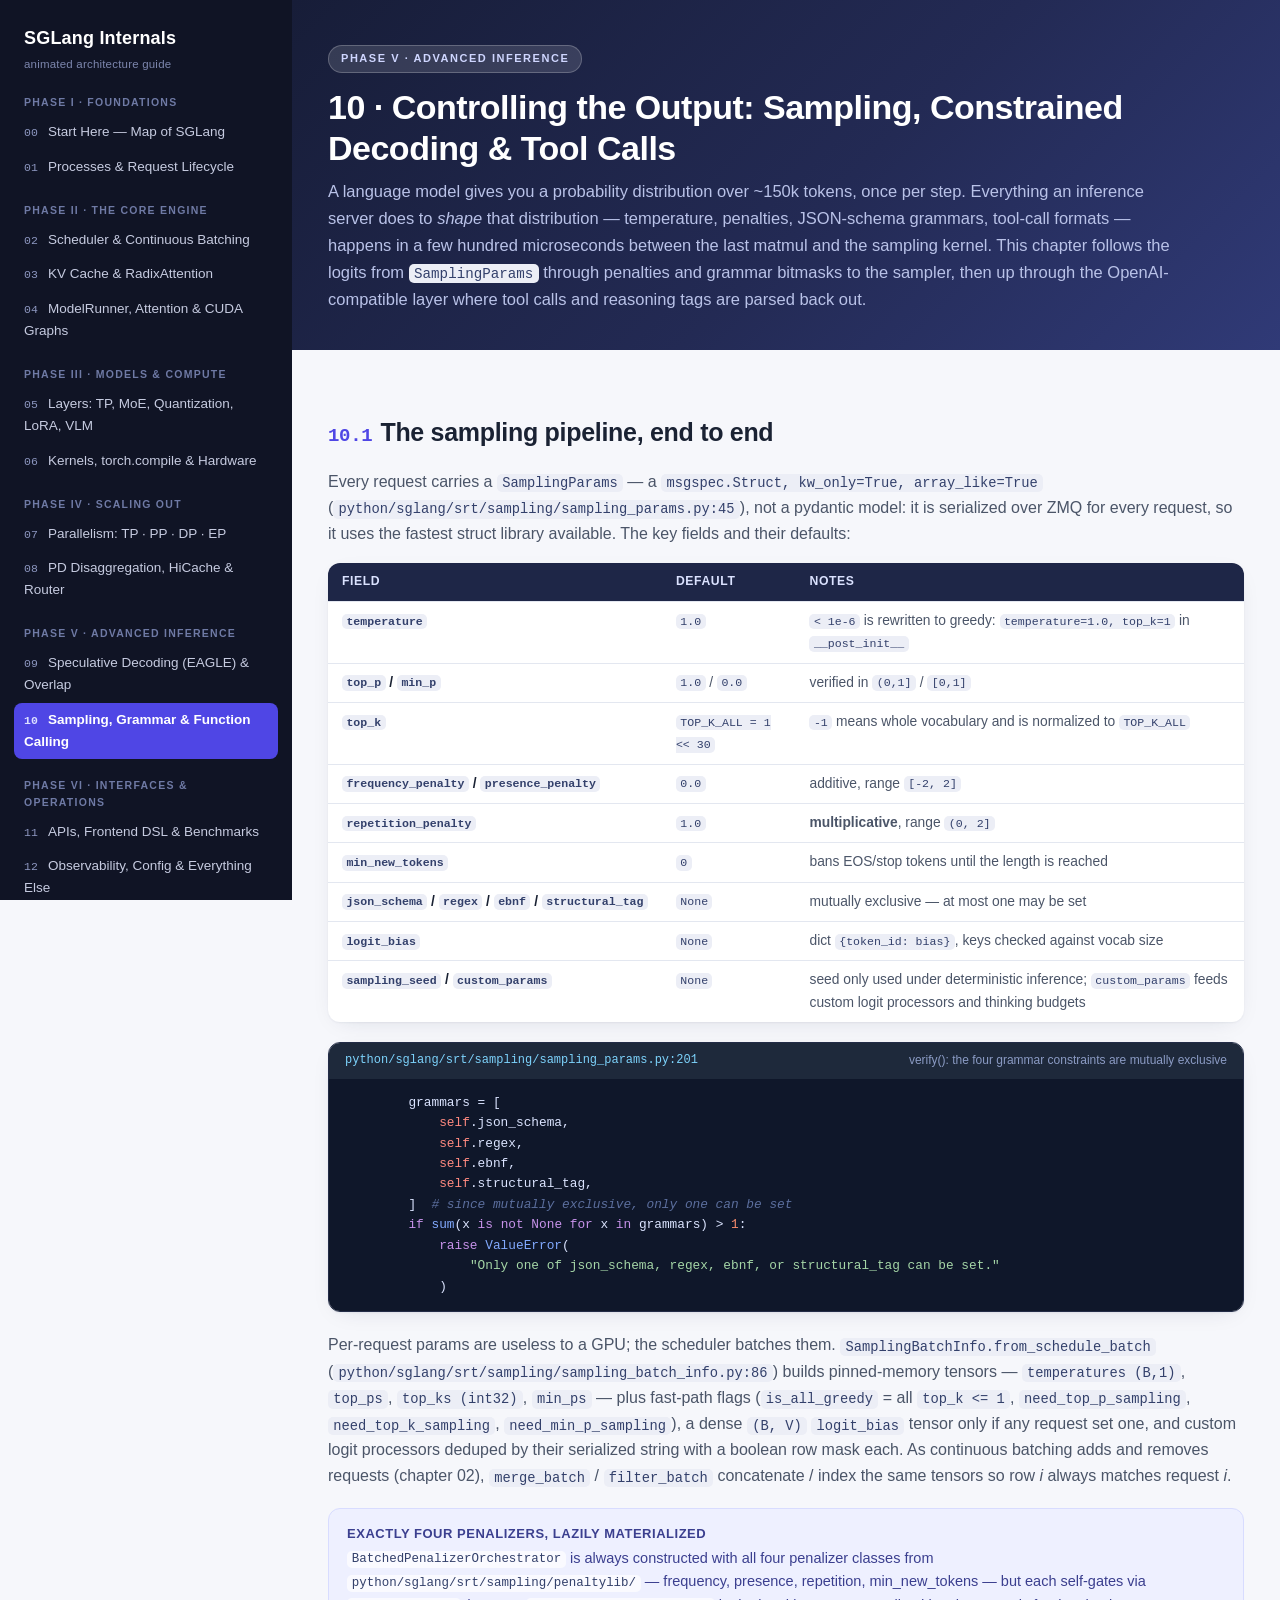
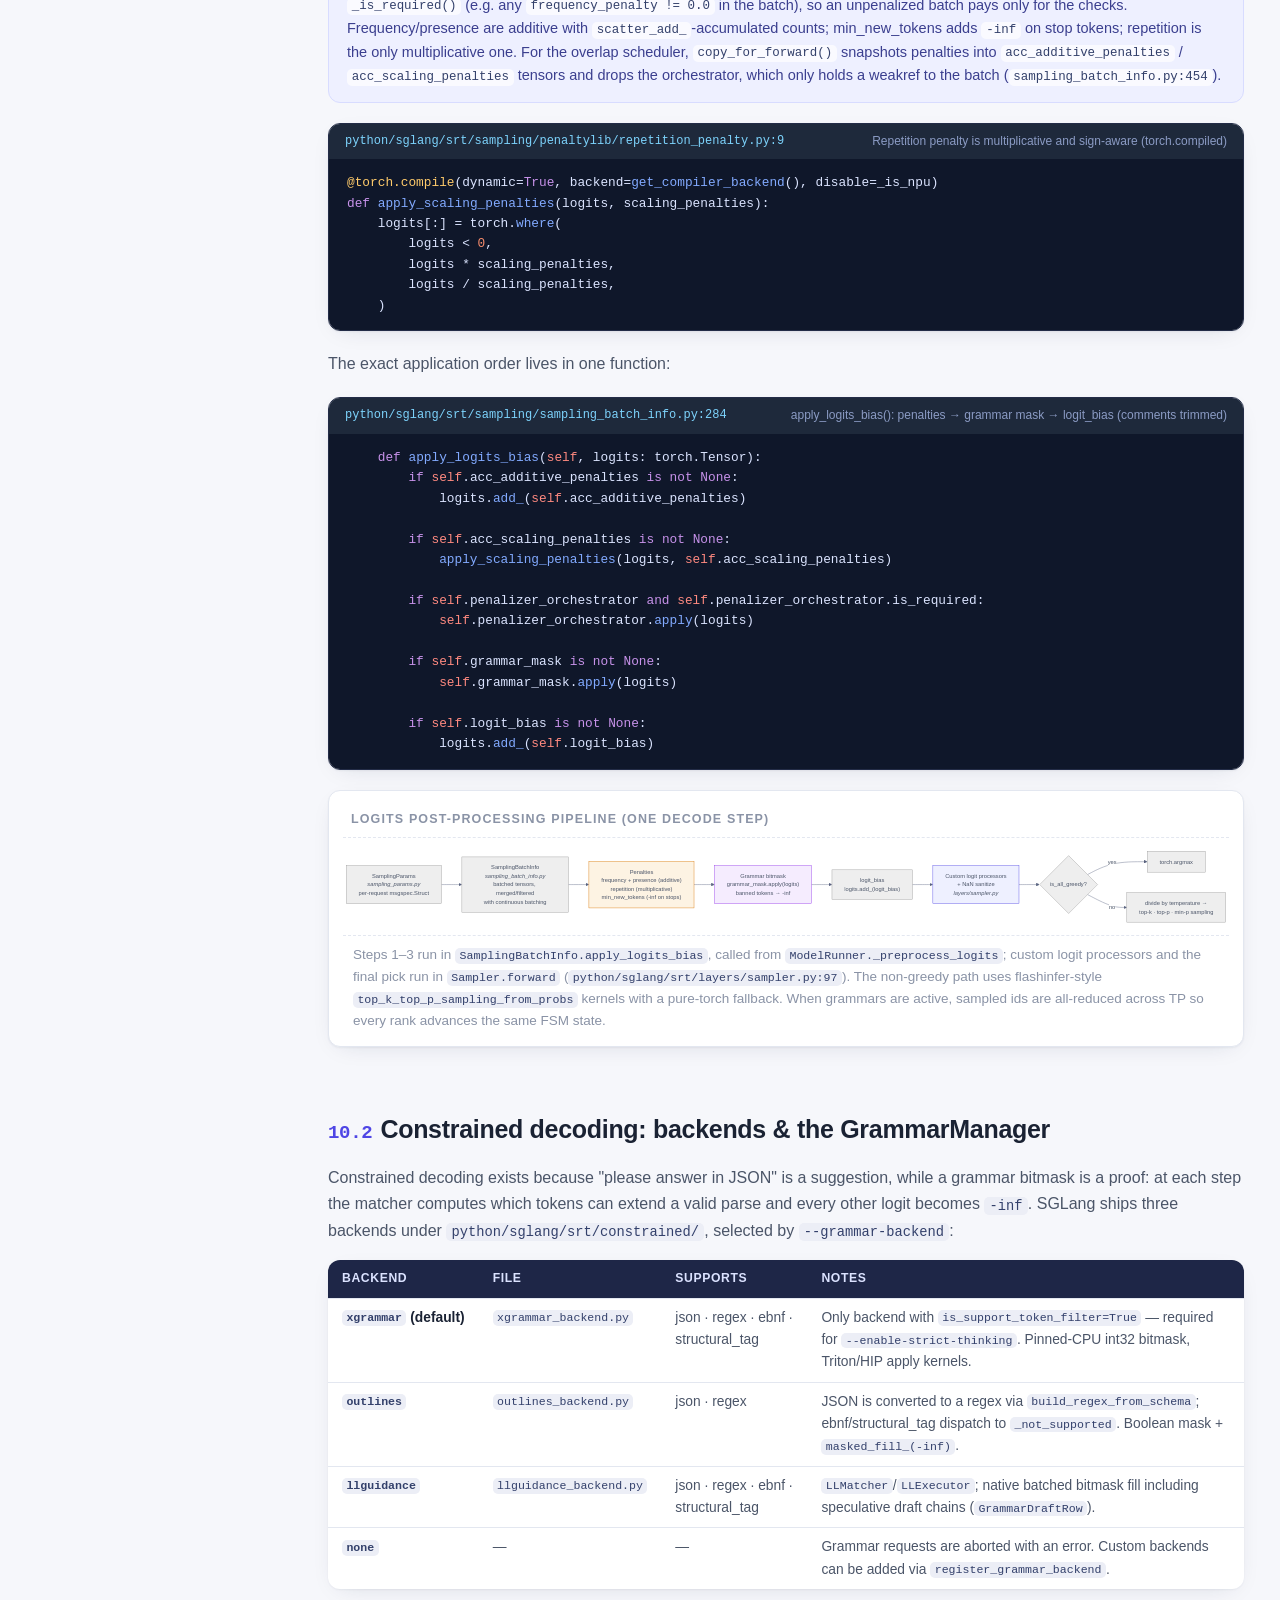
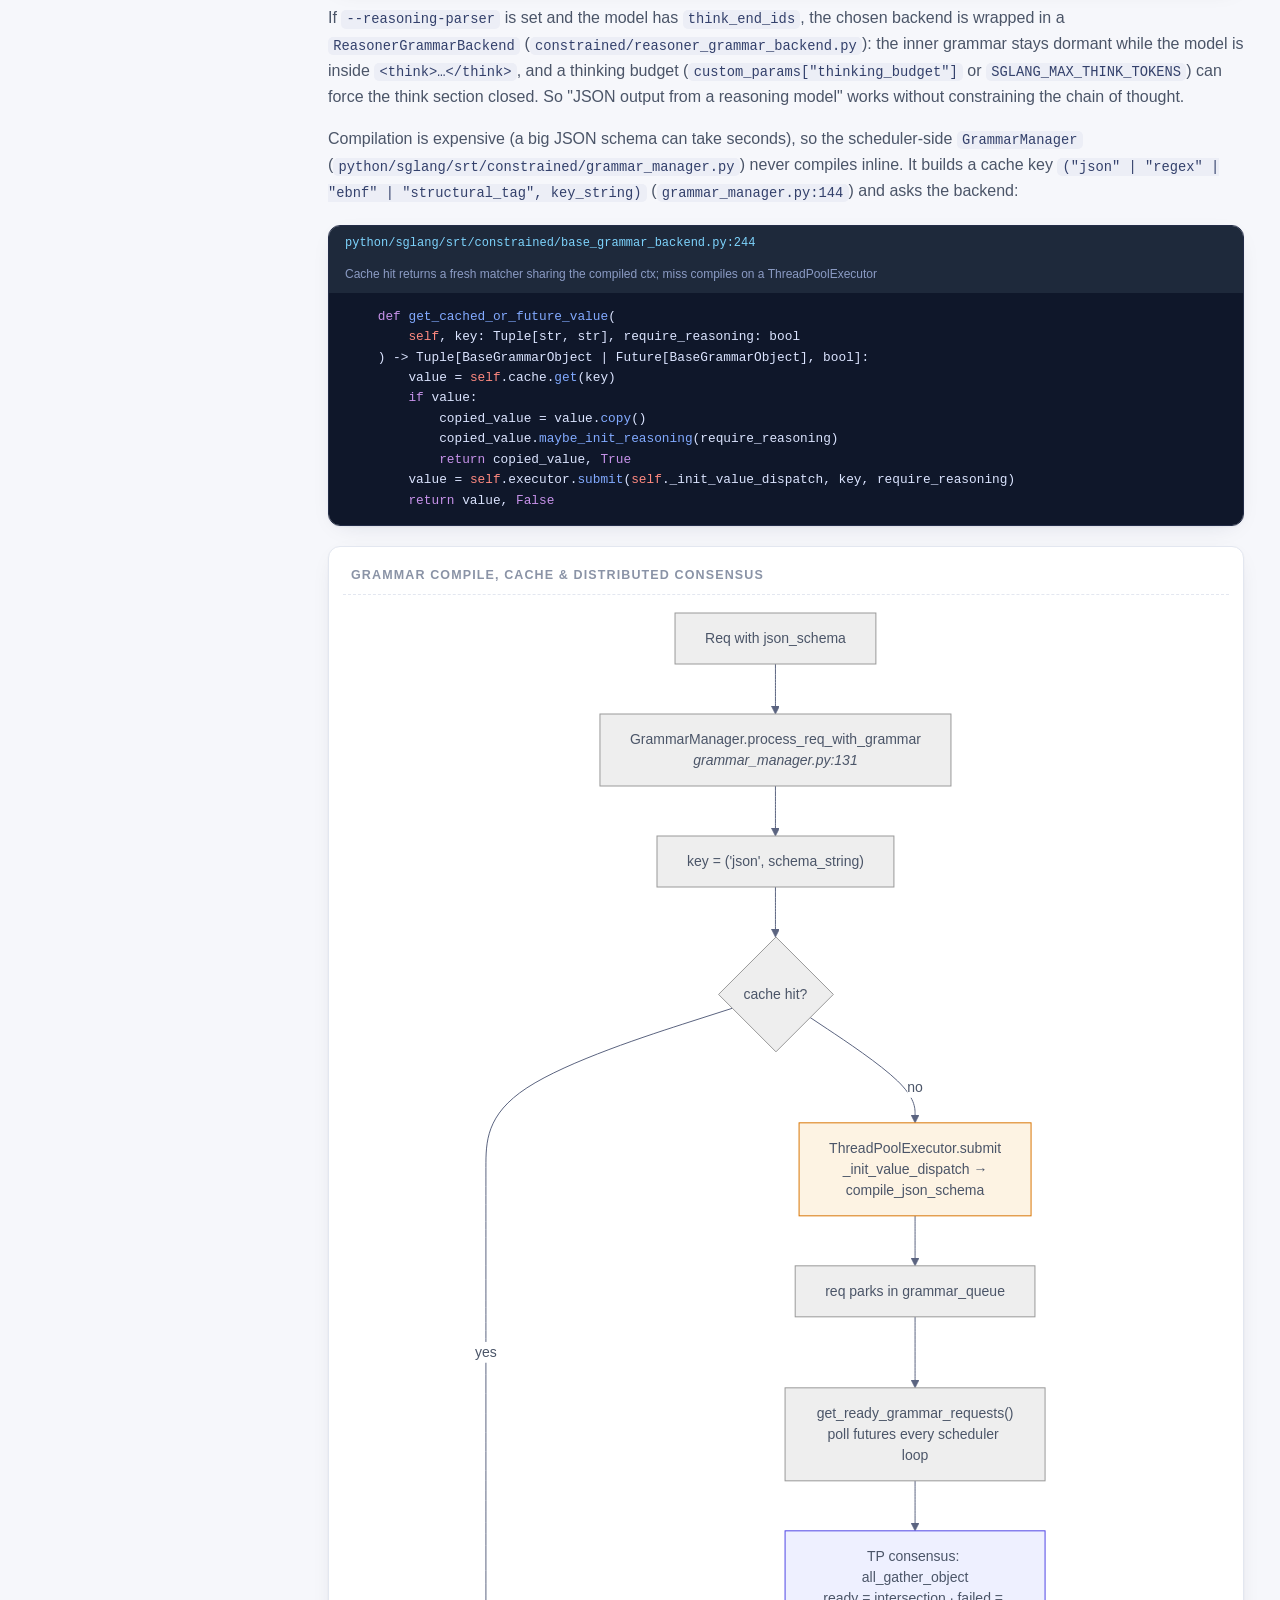
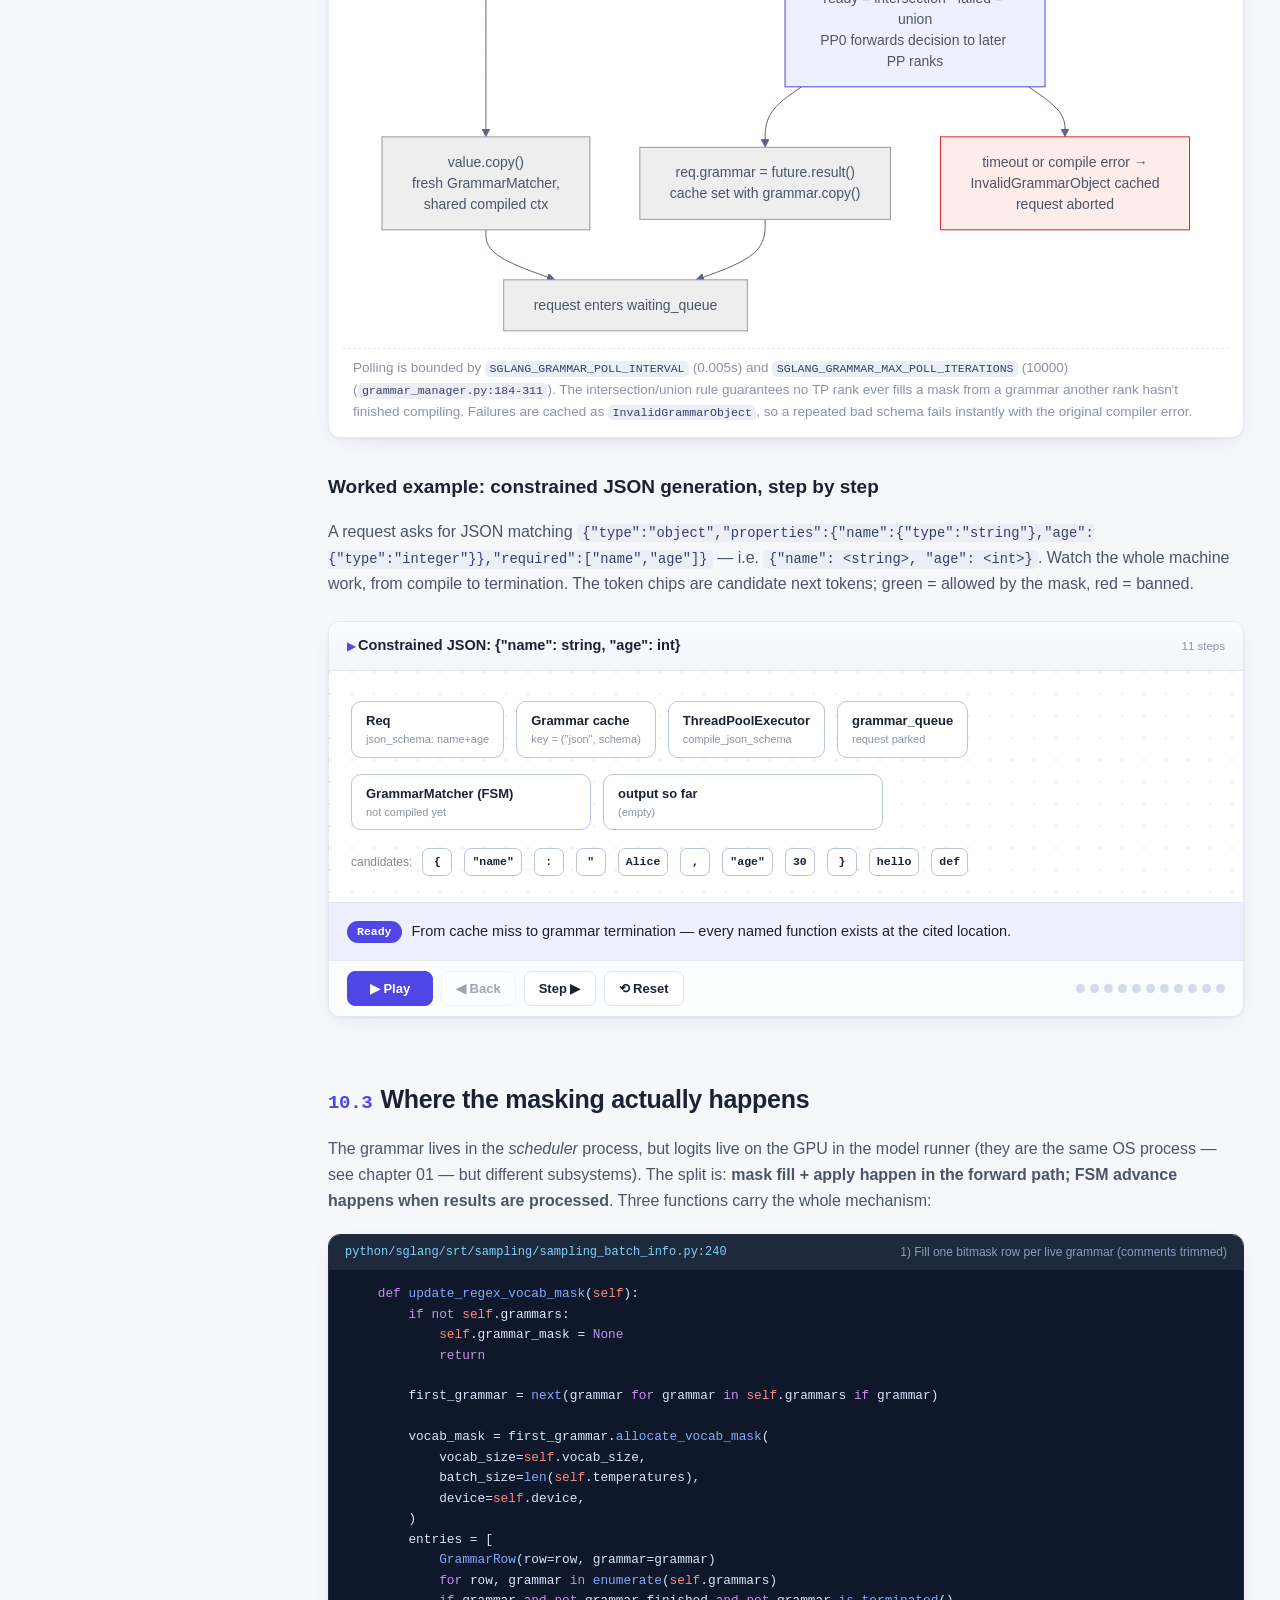
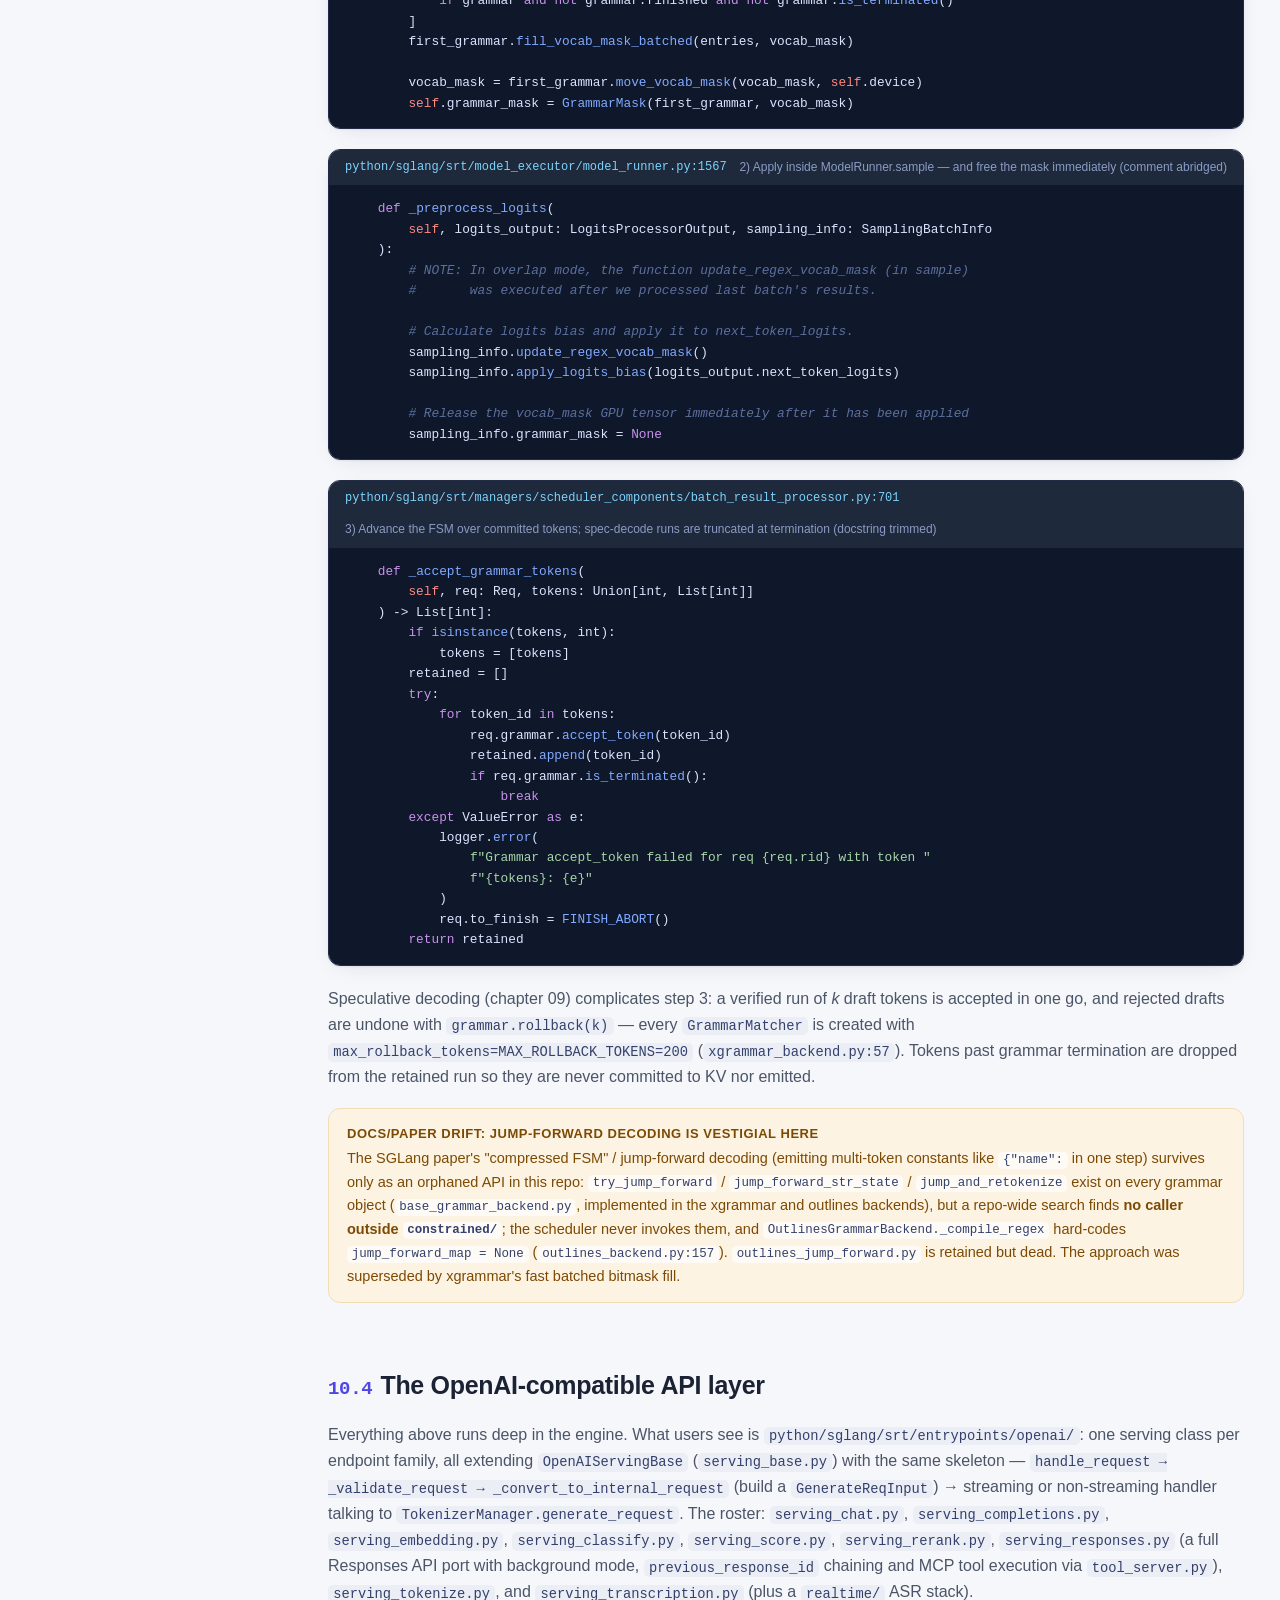
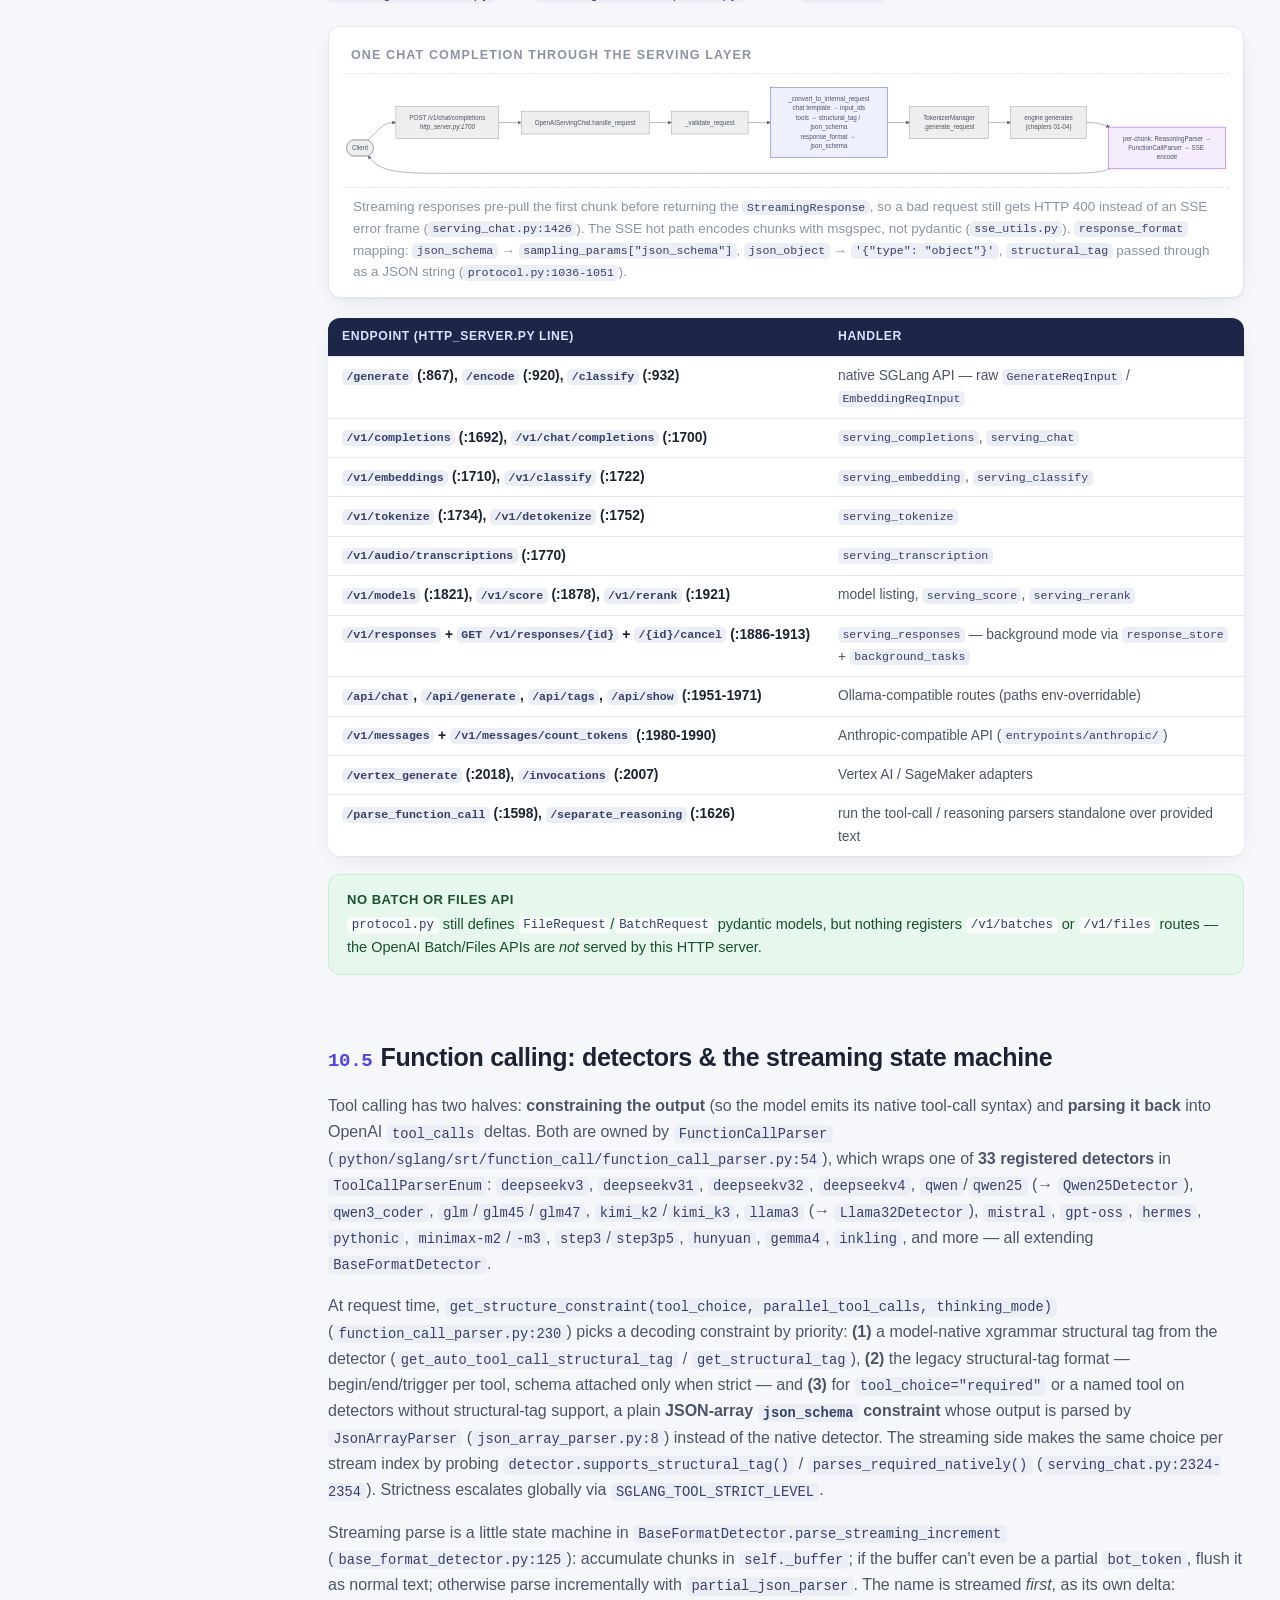
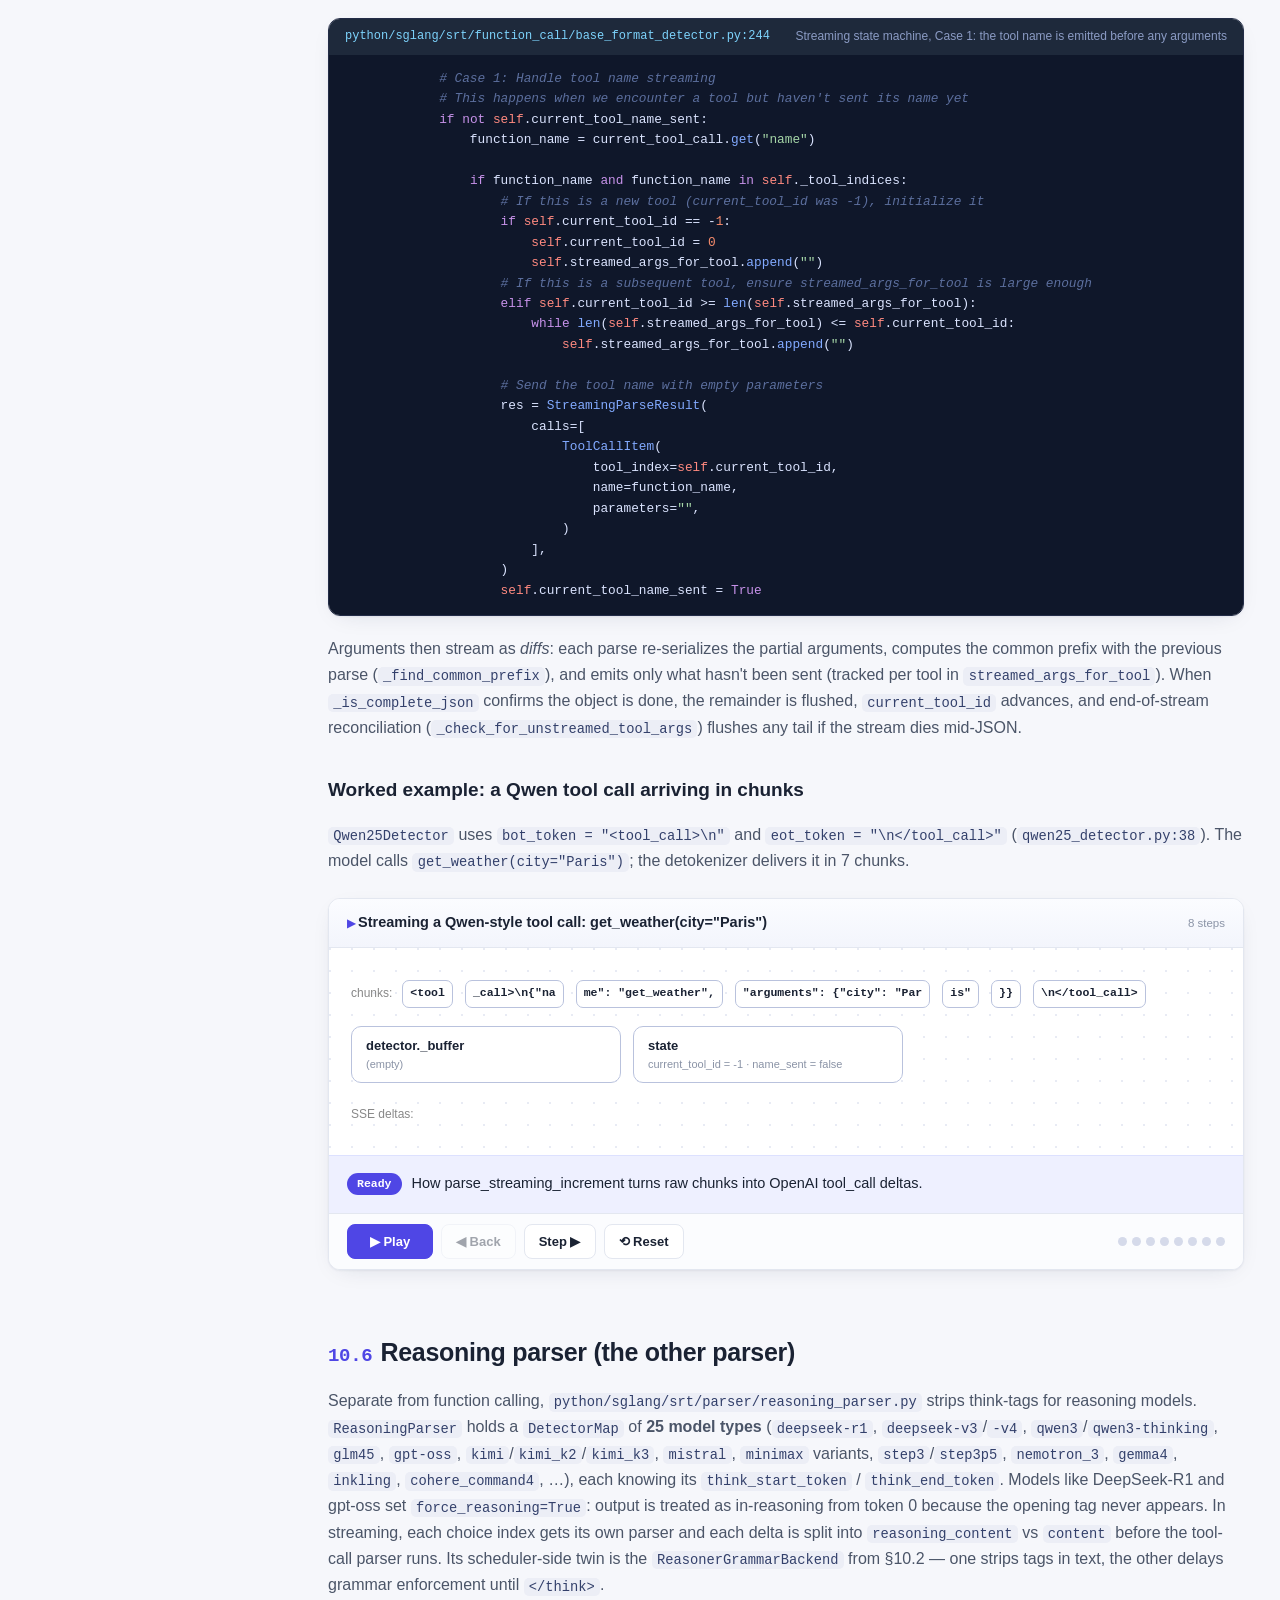
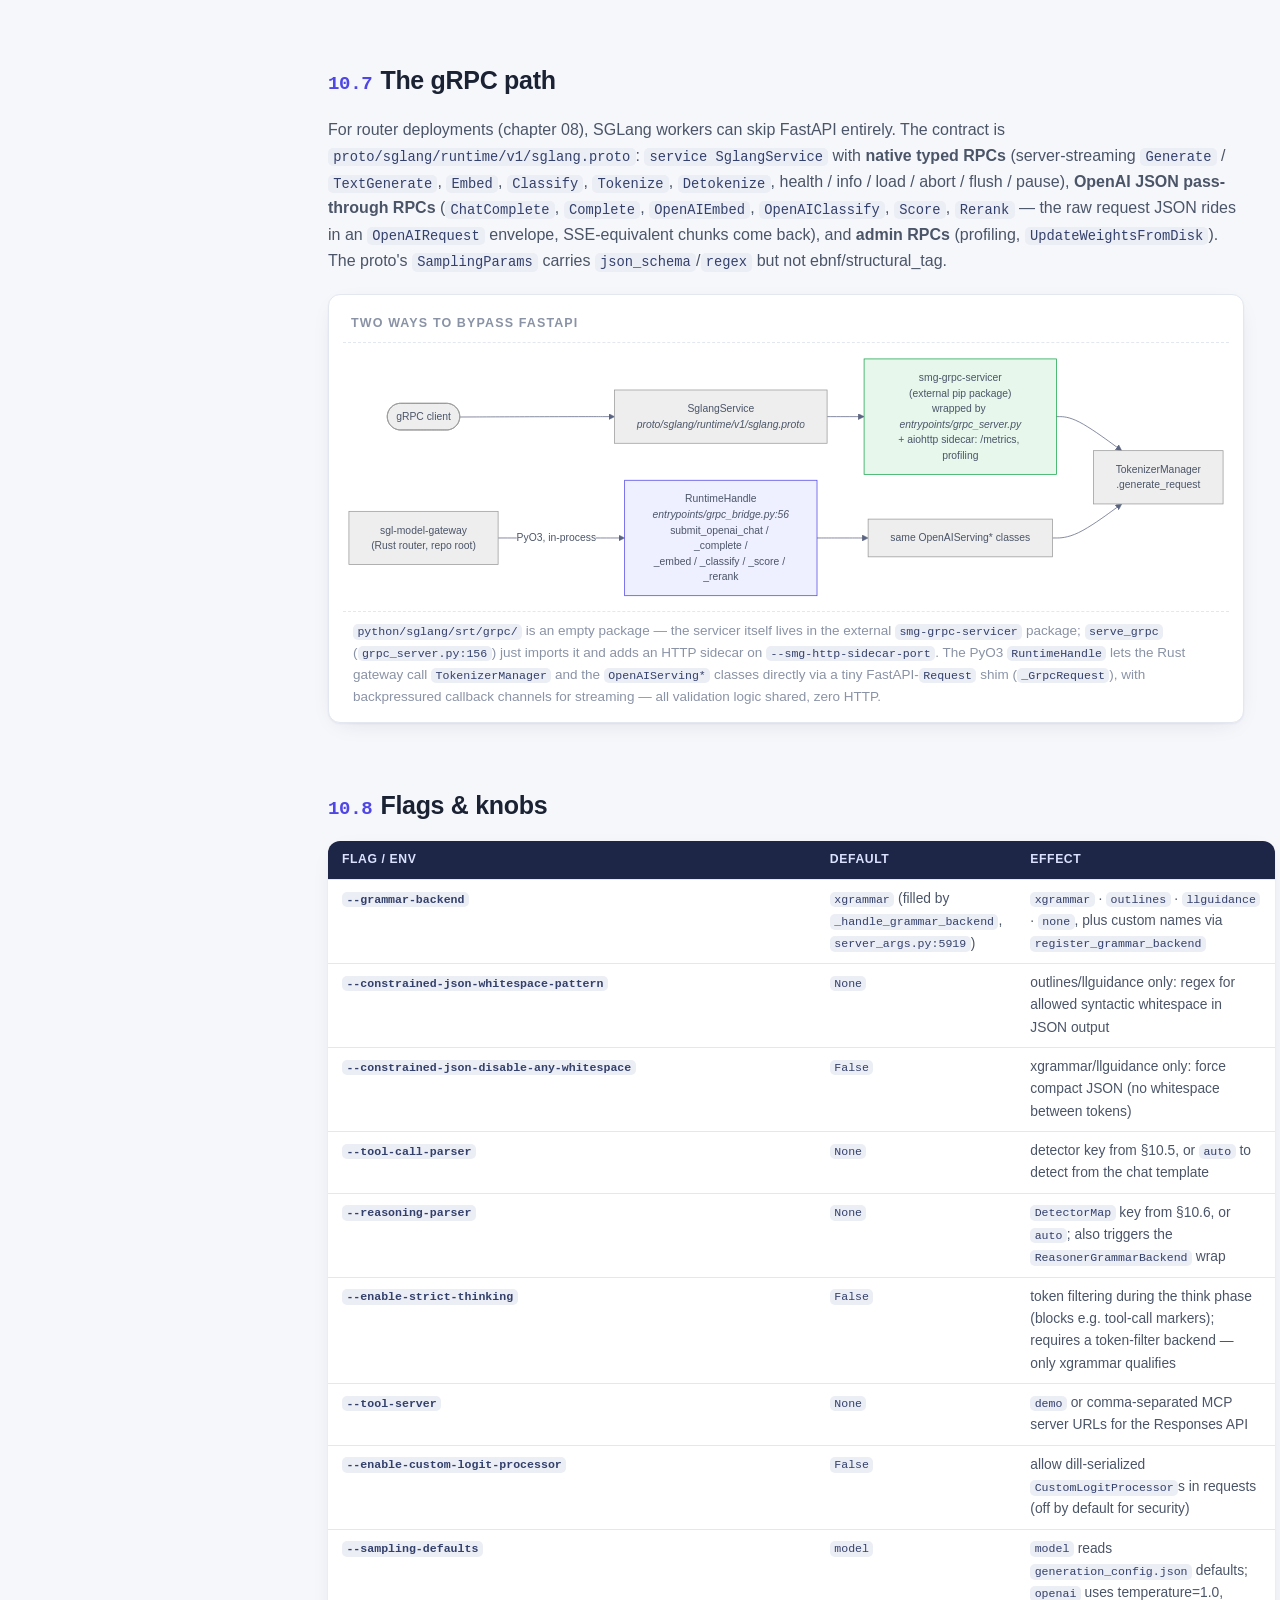
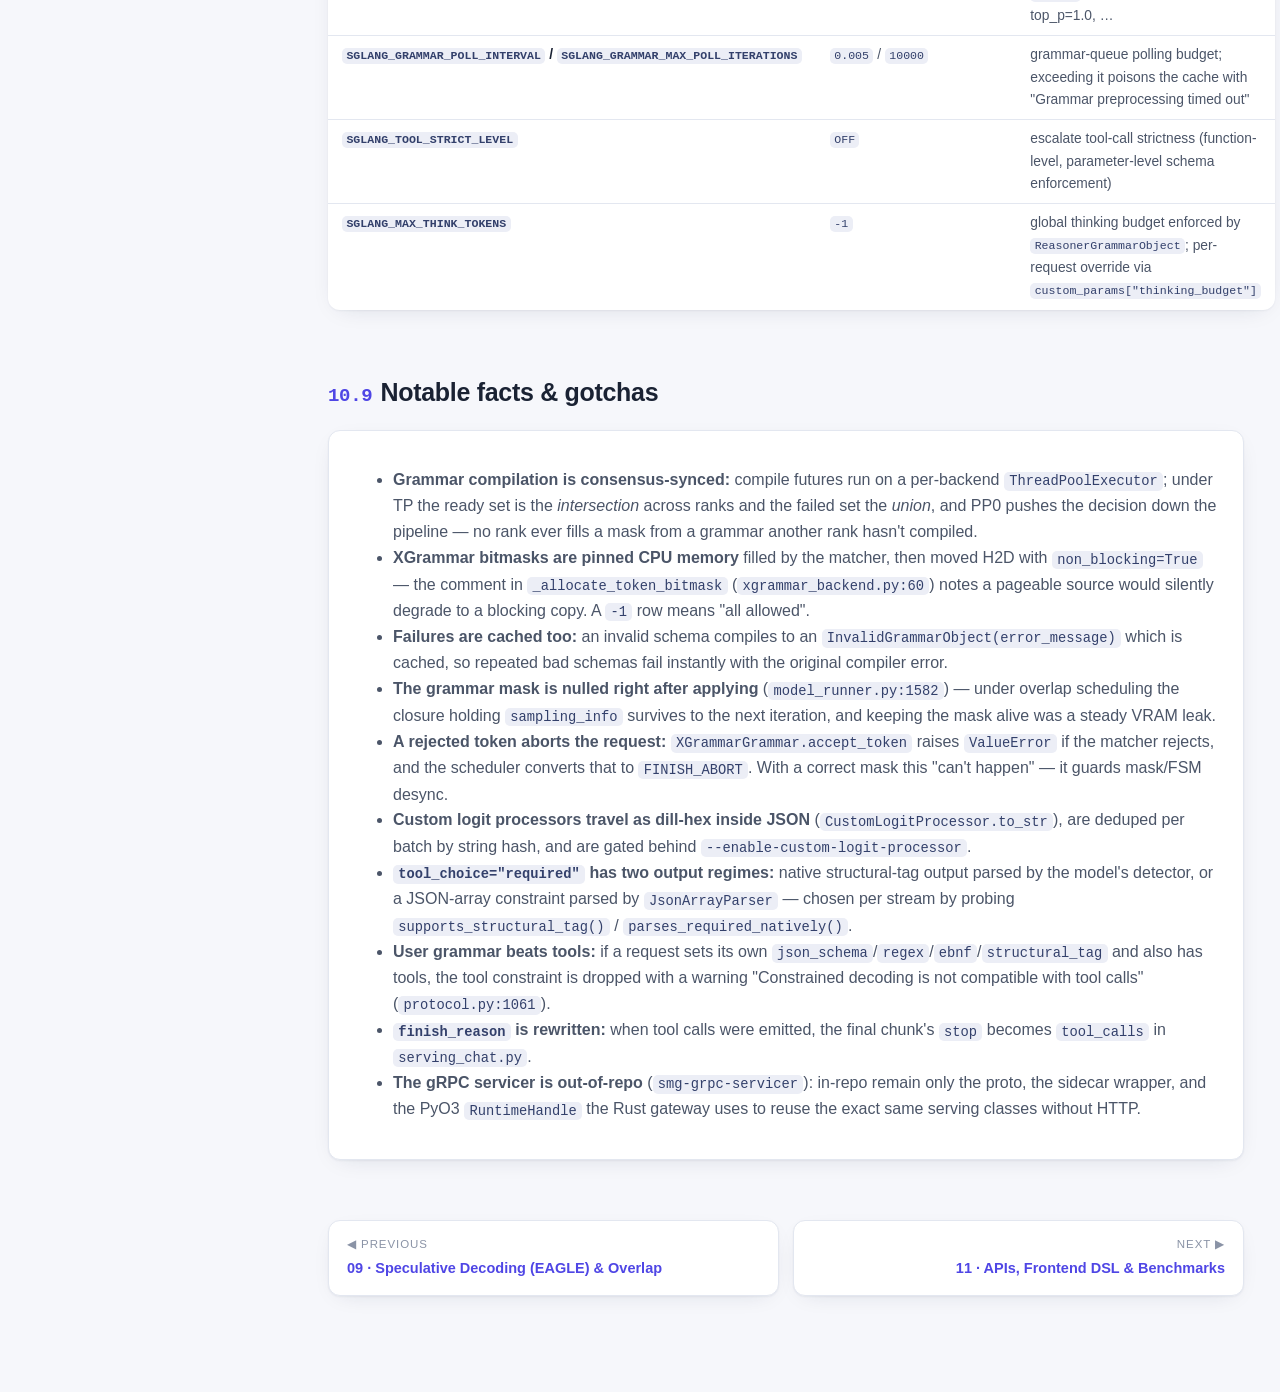
<file: architecture-viz/10-structured-output.html>
<!DOCTYPE html>
<html lang="en">
<head>
<meta charset="utf-8">
<meta name="viewport" content="width=device-width, initial-scale=1">
<title>10 · Sampling, Grammar &amp; Function Calling — SGLang Internals</title>
<link rel="stylesheet" href="assets/style.css">
<script src="assets/mermaid.min.js"></script>
<script src="assets/viz.js"></script>
</head>
<body>
<div class="layout">
<main>
  <div class="page-hero"><div class="content">
    <span class="phase-badge">Phase V · Advanced Inference</span>
    <h1>10 · Controlling the Output: Sampling, Constrained Decoding &amp; Tool Calls</h1>
    <p class="lede">
      A language model gives you a probability distribution over ~150k tokens, once per step.
      Everything an inference server does to <em>shape</em> that distribution — temperature,
      penalties, JSON-schema grammars, tool-call formats — happens in a few hundred microseconds
      between the last matmul and the sampling kernel. This chapter follows the logits from
      <code>SamplingParams</code> through penalties and grammar bitmasks to the sampler, then up
      through the OpenAI-compatible layer where tool calls and reasoning tags are parsed back out.
    </p>
  </div></div>

  <div class="content">

  <h2><span class="sec-num">10.1</span>The sampling pipeline, end to end</h2>
  <p>
    Every request carries a <code>SamplingParams</code> — a
    <code>msgspec.Struct, kw_only=True, array_like=True</code>
    (<code>python/sglang/srt/sampling/sampling_params.py:45</code>), not a pydantic model:
    it is serialized over ZMQ for every request, so it uses the fastest struct library available.
    The key fields and their defaults:
  </p>

  <table class="tbl">
    <tr><th>Field</th><th>Default</th><th>Notes</th></tr>
    <tr><td><code>temperature</code></td><td><code>1.0</code></td><td><code>&lt; 1e-6</code> is rewritten to greedy: <code>temperature=1.0, top_k=1</code> in <code>__post_init__</code></td></tr>
    <tr><td><code>top_p</code> / <code>min_p</code></td><td><code>1.0</code> / <code>0.0</code></td><td>verified in <code>(0,1]</code> / <code>[0,1]</code></td></tr>
    <tr><td><code>top_k</code></td><td><code>TOP_K_ALL = 1 &lt;&lt; 30</code></td><td><code>-1</code> means whole vocabulary and is normalized to <code>TOP_K_ALL</code></td></tr>
    <tr><td><code>frequency_penalty</code> / <code>presence_penalty</code></td><td><code>0.0</code></td><td>additive, range <code>[-2, 2]</code></td></tr>
    <tr><td><code>repetition_penalty</code></td><td><code>1.0</code></td><td><b>multiplicative</b>, range <code>(0, 2]</code></td></tr>
    <tr><td><code>min_new_tokens</code></td><td><code>0</code></td><td>bans EOS/stop tokens until the length is reached</td></tr>
    <tr><td><code>json_schema</code> / <code>regex</code> / <code>ebnf</code> / <code>structural_tag</code></td><td><code>None</code></td><td>mutually exclusive — at most one may be set</td></tr>
    <tr><td><code>logit_bias</code></td><td><code>None</code></td><td>dict <code>{token_id: bias}</code>, keys checked against vocab size</td></tr>
    <tr><td><code>sampling_seed</code> / <code>custom_params</code></td><td><code>None</code></td><td>seed only used under deterministic inference; <code>custom_params</code> feeds custom logit processors and thinking budgets</td></tr>
  </table>

  <div class="snippet" data-lang="python" data-file="python/sglang/srt/sampling/sampling_params.py:201" data-desc="verify(): the four grammar constraints are mutually exclusive">
<pre>
        grammars = [
            self.json_schema,
            self.regex,
            self.ebnf,
            self.structural_tag,
        ]  # since mutually exclusive, only one can be set
        if sum(x is not None for x in grammars) &gt; 1:
            raise ValueError(
                "Only one of json_schema, regex, ebnf, or structural_tag can be set."
            )
</pre>
  </div>

  <p>
    Per-request params are useless to a GPU; the scheduler batches them.
    <code>SamplingBatchInfo.from_schedule_batch</code>
    (<code>python/sglang/srt/sampling/sampling_batch_info.py:86</code>) builds pinned-memory
    tensors — <code>temperatures (B,1)</code>, <code>top_ps</code>, <code>top_ks (int32)</code>,
    <code>min_ps</code> — plus fast-path flags (<code>is_all_greedy</code> = all
    <code>top_k &lt;= 1</code>, <code>need_top_p_sampling</code>, <code>need_top_k_sampling</code>,
    <code>need_min_p_sampling</code>), a dense <code>(B, V)</code> <code>logit_bias</code> tensor only
    if any request set one, and custom logit processors deduped by their serialized string with a
    boolean row mask each. As continuous batching adds and removes requests (chapter 02),
    <code>merge_batch</code> / <code>filter_batch</code> concatenate / index the same tensors so
    row <i>i</i> always matches request <i>i</i>.
  </p>

  <div class="callout note"><span class="co-title">Exactly four penalizers, lazily materialized</span>
    <code>BatchedPenalizerOrchestrator</code> is always constructed with all four penalizer classes
    from <code>python/sglang/srt/sampling/penaltylib/</code> — frequency, presence, repetition,
    min_new_tokens — but each self-gates via <code>_is_required()</code> (e.g. any
    <code>frequency_penalty != 0.0</code> in the batch), so an unpenalized batch pays only for the
    checks. Frequency/presence are additive with <code>scatter_add_</code>-accumulated counts;
    min_new_tokens adds <code>-inf</code> on stop tokens; repetition is the only multiplicative
    one. For the overlap scheduler, <code>copy_for_forward()</code> snapshots penalties into
    <code>acc_additive_penalties</code> / <code>acc_scaling_penalties</code> tensors and drops the
    orchestrator, which only holds a weakref to the batch
    (<code>sampling_batch_info.py:454</code>).
  </div>

  <div class="snippet" data-lang="python" data-file="python/sglang/srt/sampling/penaltylib/repetition_penalty.py:9" data-desc="Repetition penalty is multiplicative and sign-aware (torch.compiled)">
<pre>
@torch.compile(dynamic=True, backend=get_compiler_backend(), disable=_is_npu)
def apply_scaling_penalties(logits, scaling_penalties):
    logits[:] = torch.where(
        logits &lt; 0,
        logits * scaling_penalties,
        logits / scaling_penalties,
    )
</pre>
  </div>

  <p>The exact application order lives in one function:</p>

  <div class="snippet" data-lang="python" data-file="python/sglang/srt/sampling/sampling_batch_info.py:284" data-desc="apply_logits_bias(): penalties → grammar mask → logit_bias (comments trimmed)">
<pre>
    def apply_logits_bias(self, logits: torch.Tensor):
        if self.acc_additive_penalties is not None:
            logits.add_(self.acc_additive_penalties)

        if self.acc_scaling_penalties is not None:
            apply_scaling_penalties(logits, self.acc_scaling_penalties)

        if self.penalizer_orchestrator and self.penalizer_orchestrator.is_required:
            self.penalizer_orchestrator.apply(logits)

        if self.grammar_mask is not None:
            self.grammar_mask.apply(logits)

        if self.logit_bias is not None:
            logits.add_(self.logit_bias)
</pre>
  </div>

  <div class="diagram">
    <div class="dg-title">Logits post-processing pipeline (one decode step)</div>
    <pre class="mermaid">
flowchart LR
  sp["SamplingParams<br/><i>sampling_params.py</i><br/>per-request msgspec.Struct"] --> sbi["SamplingBatchInfo<br/><i>sampling_batch_info.py</i><br/>batched tensors, merged/filtered<br/>with continuous batching"]
  sbi --> pen["Penalties<br/>frequency + presence (additive)<br/>repetition (multiplicative)<br/>min_new_tokens (-inf on stops)"]
  pen --> gm["Grammar bitmask<br/>grammar_mask.apply(logits)<br/>banned tokens → -inf"]
  gm --> lb["logit_bias<br/>logits.add_(logit_bias)"]
  lb --> clp["Custom logit processors<br/>+ NaN sanitize<br/><i>layers/sampler.py</i>"]
  clp --> dec{"is_all_greedy?"}
  dec -->|"yes"| am["torch.argmax"]
  dec -->|"no"| tp["divide by temperature →<br/>top-k · top-p · min-p sampling"]
  style pen fill:#fdf3e3,stroke:#d97706
  style gm fill:#f5ecfe,stroke:#9333ea
  style clp fill:#eef0ff,stroke:#4f46e5
    </pre>
    <div class="dg-caption">
      Steps 1–3 run in <code>SamplingBatchInfo.apply_logits_bias</code>, called from
      <code>ModelRunner._preprocess_logits</code>; custom logit processors and the final pick run
      in <code>Sampler.forward</code> (<code>python/sglang/srt/layers/sampler.py:97</code>).
      The non-greedy path uses flashinfer-style
      <code>top_k_top_p_sampling_from_probs</code> kernels with a pure-torch fallback. When
      grammars are active, sampled ids are all-reduced across TP so every rank advances the same
      FSM state.
    </div>
  </div>

  <h2><span class="sec-num">10.2</span>Constrained decoding: backends &amp; the GrammarManager</h2>
  <p>
    Constrained decoding exists because "please answer in JSON" is a suggestion, while a grammar
    bitmask is a proof: at each step the matcher computes which tokens can extend a valid parse and
    every other logit becomes <code>-inf</code>. SGLang ships three backends under
    <code>python/sglang/srt/constrained/</code>, selected by <code>--grammar-backend</code>:
  </p>

  <table class="tbl">
    <tr><th>Backend</th><th>File</th><th>Supports</th><th>Notes</th></tr>
    <tr><td><code>xgrammar</code> <b>(default)</b></td><td><code>xgrammar_backend.py</code></td>
      <td>json · regex · ebnf · structural_tag</td>
      <td>Only backend with <code>is_support_token_filter=True</code> — required for
        <code>--enable-strict-thinking</code>. Pinned-CPU int32 bitmask, Triton/HIP apply kernels.</td></tr>
    <tr><td><code>outlines</code></td><td><code>outlines_backend.py</code></td>
      <td>json · regex</td>
      <td>JSON is converted to a regex via <code>build_regex_from_schema</code>; ebnf/structural_tag
        dispatch to <code>_not_supported</code>. Boolean mask + <code>masked_fill_(-inf)</code>.</td></tr>
    <tr><td><code>llguidance</code></td><td><code>llguidance_backend.py</code></td>
      <td>json · regex · ebnf · structural_tag</td>
      <td><code>LLMatcher</code>/<code>LLExecutor</code>; native batched bitmask fill including
        speculative draft chains (<code>GrammarDraftRow</code>).</td></tr>
    <tr><td><code>none</code></td><td>—</td><td>—</td><td>Grammar requests are aborted with an error.
      Custom backends can be added via <code>register_grammar_backend</code>.</td></tr>
  </table>

  <p>
    If <code>--reasoning-parser</code> is set and the model has <code>think_end_ids</code>, the chosen
    backend is wrapped in a <code>ReasonerGrammarBackend</code>
    (<code>constrained/reasoner_grammar_backend.py</code>): the inner grammar stays dormant while the
    model is inside <code>&lt;think&gt;…&lt;/think&gt;</code>, and a thinking budget
    (<code>custom_params["thinking_budget"]</code> or <code>SGLANG_MAX_THINK_TOKENS</code>) can force
    the think section closed. So "JSON output from a reasoning model" works without constraining the
    chain of thought.
  </p>

  <p>
    Compilation is expensive (a big JSON schema can take seconds), so the scheduler-side
    <code>GrammarManager</code> (<code>python/sglang/srt/constrained/grammar_manager.py</code>)
    never compiles inline. It builds a cache key
    <code>("json" | "regex" | "ebnf" | "structural_tag", key_string)</code>
    (<code>grammar_manager.py:144</code>) and asks the backend:
  </p>

  <div class="snippet" data-lang="python" data-file="python/sglang/srt/constrained/base_grammar_backend.py:244" data-desc="Cache hit returns a fresh matcher sharing the compiled ctx; miss compiles on a ThreadPoolExecutor">
<pre>
    def get_cached_or_future_value(
        self, key: Tuple[str, str], require_reasoning: bool
    ) -> Tuple[BaseGrammarObject | Future[BaseGrammarObject], bool]:
        value = self.cache.get(key)
        if value:
            copied_value = value.copy()
            copied_value.maybe_init_reasoning(require_reasoning)
            return copied_value, True
        value = self.executor.submit(self._init_value_dispatch, key, require_reasoning)
        return value, False
</pre>
  </div>

  <div class="diagram">
    <div class="dg-title">Grammar compile, cache &amp; distributed consensus</div>
    <pre class="mermaid">
flowchart TB
  req["Req with json_schema"] --> gmgr["GrammarManager.process_req_with_grammar<br/><i>grammar_manager.py:131</i>"]
  gmgr --> key["key = ('json', schema_string)"]
  key --> cache{"cache hit?"}
  cache -->|"yes"| copyv["value.copy()<br/>fresh GrammarMatcher,<br/>shared compiled ctx"]
  cache -->|"no"| exec["ThreadPoolExecutor.submit<br/>_init_value_dispatch →<br/>compile_json_schema"]
  exec --> gq["req parks in grammar_queue"]
  gq --> poll["get_ready_grammar_requests()<br/>poll futures every scheduler loop"]
  poll --> cons["TP consensus: all_gather_object<br/>ready = intersection · failed = union<br/>PP0 forwards decision to later PP ranks"]
  cons --> ready["req.grammar = future.result()<br/>cache set with grammar.copy()"]
  cons --> fail["timeout or compile error →<br/>InvalidGrammarObject cached<br/>request aborted"]
  copyv --> run["request enters waiting_queue"]
  ready --> run
  style exec fill:#fdf3e3,stroke:#d97706
  style cons fill:#eef0ff,stroke:#4f46e5
  style fail fill:#fdecea,stroke:#dc2626
    </pre>
    <div class="dg-caption">
      Polling is bounded by <code>SGLANG_GRAMMAR_POLL_INTERVAL</code> (0.005s) and
      <code>SGLANG_GRAMMAR_MAX_POLL_ITERATIONS</code> (10000)
      (<code>grammar_manager.py:184-311</code>). The intersection/union rule guarantees no TP rank
      ever fills a mask from a grammar another rank hasn't finished compiling. Failures are cached
      as <code>InvalidGrammarObject</code>, so a repeated bad schema fails instantly with the
      original compiler error.
    </div>
  </div>

  <h3>Worked example: constrained JSON generation, step by step</h3>
  <p>
    A request asks for JSON matching
    <code>{"type":"object","properties":{"name":{"type":"string"},"age":{"type":"integer"}},"required":["name","age"]}</code>
    — i.e. <code>{"name": &lt;string&gt;, "age": &lt;int&gt;}</code>. Watch the whole machine work,
    from compile to termination. The token chips are candidate next tokens; green = allowed by the
    mask, red = banned.
  </p>

  <div class="stepper" id="st-json">
    <div class="st-scene">
      <div class="sc-row" style="gap:12px; flex-wrap:wrap">
        <div class="sc-box" id="js-req">Req<small>json_schema: name+age</small></div>
        <div class="sc-box" id="js-cache">Grammar cache<small>key = ("json", schema)</small></div>
        <div class="sc-box" id="js-exec">ThreadPoolExecutor<small>compile_json_schema</small></div>
        <div class="sc-box" id="js-queue">grammar_queue<small>request parked</small></div>
      </div>
      <div class="sc-row" style="gap:12px; margin-top:16px; flex-wrap:wrap">
        <div class="sc-box" id="js-fsm" style="min-width:240px">GrammarMatcher (FSM)<small id="js-state">not compiled yet</small></div>
        <div class="sc-box" id="js-out" style="min-width:280px">output so far<small id="js-text">(empty)</small></div>
      </div>
      <div class="sc-row" style="gap:8px; margin-top:16px; flex-wrap:wrap">
        <span style="align-self:center; font-size:12px; color:#888">candidates:</span>
        <span class="tok" id="jt-brace">{</span>
        <span class="tok" id="jt-name">"name"</span>
        <span class="tok" id="jt-colon">:</span>
        <span class="tok" id="jt-quote">"</span>
        <span class="tok" id="jt-alice">Alice</span>
        <span class="tok" id="jt-comma">,</span>
        <span class="tok" id="jt-age">"age"</span>
        <span class="tok" id="jt-30">30</span>
        <span class="tok" id="jt-close">}</span>
        <span class="tok" id="jt-hello">hello</span>
        <span class="tok" id="jt-def">def</span>
      </div>
    </div>
  </div>

  <h2><span class="sec-num">10.3</span>Where the masking actually happens</h2>
  <p>
    The grammar lives in the <em>scheduler</em> process, but logits live on the GPU in the model
    runner (they are the same OS process — see chapter 01 — but different subsystems). The split
    is: <b>mask fill + apply happen in the forward path; FSM advance happens when results are
    processed</b>. Three functions carry the whole mechanism:
  </p>

  <div class="snippet" data-lang="python" data-file="python/sglang/srt/sampling/sampling_batch_info.py:240" data-desc="1) Fill one bitmask row per live grammar (comments trimmed)">
<pre>
    def update_regex_vocab_mask(self):
        if not self.grammars:
            self.grammar_mask = None
            return

        first_grammar = next(grammar for grammar in self.grammars if grammar)

        vocab_mask = first_grammar.allocate_vocab_mask(
            vocab_size=self.vocab_size,
            batch_size=len(self.temperatures),
            device=self.device,
        )
        entries = [
            GrammarRow(row=row, grammar=grammar)
            for row, grammar in enumerate(self.grammars)
            if grammar and not grammar.finished and not grammar.is_terminated()
        ]
        first_grammar.fill_vocab_mask_batched(entries, vocab_mask)

        vocab_mask = first_grammar.move_vocab_mask(vocab_mask, self.device)
        self.grammar_mask = GrammarMask(first_grammar, vocab_mask)
</pre>
  </div>

  <div class="snippet" data-lang="python" data-file="python/sglang/srt/model_executor/model_runner.py:1567" data-desc="2) Apply inside ModelRunner.sample — and free the mask immediately (comment abridged)">
<pre>
    def _preprocess_logits(
        self, logits_output: LogitsProcessorOutput, sampling_info: SamplingBatchInfo
    ):
        # NOTE: In overlap mode, the function update_regex_vocab_mask (in sample)
        #       was executed after we processed last batch's results.

        # Calculate logits bias and apply it to next_token_logits.
        sampling_info.update_regex_vocab_mask()
        sampling_info.apply_logits_bias(logits_output.next_token_logits)

        # Release the vocab_mask GPU tensor immediately after it has been applied
        sampling_info.grammar_mask = None
</pre>
  </div>

  <div class="snippet" data-lang="python" data-file="python/sglang/srt/managers/scheduler_components/batch_result_processor.py:701" data-desc="3) Advance the FSM over committed tokens; spec-decode runs are truncated at termination (docstring trimmed)">
<pre>
    def _accept_grammar_tokens(
        self, req: Req, tokens: Union[int, List[int]]
    ) -> List[int]:
        if isinstance(tokens, int):
            tokens = [tokens]
        retained = []
        try:
            for token_id in tokens:
                req.grammar.accept_token(token_id)
                retained.append(token_id)
                if req.grammar.is_terminated():
                    break
        except ValueError as e:
            logger.error(
                f"Grammar accept_token failed for req {req.rid} with token "
                f"{tokens}: {e}"
            )
            req.to_finish = FINISH_ABORT()
        return retained
</pre>
  </div>

  <p>
    Speculative decoding (chapter 09) complicates step 3: a verified run of <i>k</i> draft tokens
    is accepted in one go, and rejected drafts are undone with
    <code>grammar.rollback(k)</code> — every <code>GrammarMatcher</code> is created with
    <code>max_rollback_tokens=MAX_ROLLBACK_TOKENS=200</code>
    (<code>xgrammar_backend.py:57</code>). Tokens past grammar termination are dropped from the
    retained run so they are never committed to KV nor emitted.
  </p>

  <div class="callout warn"><span class="co-title">Docs/paper drift: jump-forward decoding is vestigial here</span>
    The SGLang paper's "compressed FSM" / jump-forward decoding (emitting multi-token constants like
    <code>{"name":</code> in one step) survives only as an orphaned API in this repo:
    <code>try_jump_forward</code> / <code>jump_forward_str_state</code> /
    <code>jump_and_retokenize</code> exist on every grammar object
    (<code>base_grammar_backend.py</code>, implemented in the xgrammar and outlines backends), but a
    repo-wide search finds <b>no caller outside <code>constrained/</code></b>; the scheduler never
    invokes them, and <code>OutlinesGrammarBackend._compile_regex</code> hard-codes
    <code>jump_forward_map = None</code> (<code>outlines_backend.py:157</code>).
    <code>outlines_jump_forward.py</code> is retained but dead. The approach was superseded by
    xgrammar's fast batched bitmask fill.
  </div>

  <h2><span class="sec-num">10.4</span>The OpenAI-compatible API layer</h2>
  <p>
    Everything above runs deep in the engine. What users see is
    <code>python/sglang/srt/entrypoints/openai/</code>: one serving class per endpoint family, all
    extending <code>OpenAIServingBase</code> (<code>serving_base.py</code>) with the same skeleton —
    <code>handle_request → _validate_request → _convert_to_internal_request</code> (build a
    <code>GenerateReqInput</code>) → streaming or non-streaming handler talking to
    <code>TokenizerManager.generate_request</code>. The roster: <code>serving_chat.py</code>,
    <code>serving_completions.py</code>, <code>serving_embedding.py</code>,
    <code>serving_classify.py</code>, <code>serving_score.py</code>, <code>serving_rerank.py</code>,
    <code>serving_responses.py</code> (a full Responses API port with background mode,
    <code>previous_response_id</code> chaining and MCP tool execution via
    <code>tool_server.py</code>), <code>serving_tokenize.py</code>, and
    <code>serving_transcription.py</code> (plus a <code>realtime/</code> ASR stack).
  </p>

  <div class="diagram">
    <div class="dg-title">One chat completion through the serving layer</div>
    <pre class="mermaid">
flowchart LR
  c([Client]) --> route["POST /v1/chat/completions<br/><i>http_server.py:1700</i>"]
  route --> h["OpenAIServingChat.handle_request"]
  h --> v["_validate_request"]
  v --> conv["_convert_to_internal_request<br/>chat template → input_ids<br/>tools → structural_tag / json_schema<br/>response_format → json_schema"]
  conv --> tm["TokenizerManager<br/>.generate_request"]
  tm --> gen["engine generates<br/>(chapters 01-04)"]
  gen --> post["per-chunk: ReasoningParser →<br/>FunctionCallParser → SSE encode"]
  post --> c
  style conv fill:#eef0ff,stroke:#4f46e5
  style post fill:#f5ecfe,stroke:#9333ea
    </pre>
    <div class="dg-caption">
      Streaming responses pre-pull the first chunk before returning the
      <code>StreamingResponse</code>, so a bad request still gets HTTP 400 instead of an SSE error
      frame (<code>serving_chat.py:1426</code>). The SSE hot path encodes chunks with msgspec, not
      pydantic (<code>sse_utils.py</code>). <code>response_format</code> mapping:
      <code>json_schema</code> → <code>sampling_params["json_schema"]</code>,
      <code>json_object</code> → <code>'{"type": "object"}'</code>, <code>structural_tag</code>
      passed through as a JSON string (<code>protocol.py:1036-1051</code>).
    </div>
  </div>

  <table class="tbl">
    <tr><th>Endpoint (http_server.py line)</th><th>Handler</th></tr>
    <tr><td><code>/generate</code> (:867), <code>/encode</code> (:920), <code>/classify</code> (:932)</td><td>native SGLang API — raw <code>GenerateReqInput</code> / <code>EmbeddingReqInput</code></td></tr>
    <tr><td><code>/v1/completions</code> (:1692), <code>/v1/chat/completions</code> (:1700)</td><td><code>serving_completions</code>, <code>serving_chat</code></td></tr>
    <tr><td><code>/v1/embeddings</code> (:1710), <code>/v1/classify</code> (:1722)</td><td><code>serving_embedding</code>, <code>serving_classify</code></td></tr>
    <tr><td><code>/v1/tokenize</code> (:1734), <code>/v1/detokenize</code> (:1752)</td><td><code>serving_tokenize</code></td></tr>
    <tr><td><code>/v1/audio/transcriptions</code> (:1770)</td><td><code>serving_transcription</code></td></tr>
    <tr><td><code>/v1/models</code> (:1821), <code>/v1/score</code> (:1878), <code>/v1/rerank</code> (:1921)</td><td>model listing, <code>serving_score</code>, <code>serving_rerank</code></td></tr>
    <tr><td><code>/v1/responses</code> + <code>GET /v1/responses/{id}</code> + <code>/{id}/cancel</code> (:1886-1913)</td><td><code>serving_responses</code> — background mode via <code>response_store</code> + <code>background_tasks</code></td></tr>
    <tr><td><code>/api/chat</code>, <code>/api/generate</code>, <code>/api/tags</code>, <code>/api/show</code> (:1951-1971)</td><td>Ollama-compatible routes (paths env-overridable)</td></tr>
    <tr><td><code>/v1/messages</code> + <code>/v1/messages/count_tokens</code> (:1980-1990)</td><td>Anthropic-compatible API (<code>entrypoints/anthropic/</code>)</td></tr>
    <tr><td><code>/vertex_generate</code> (:2018), <code>/invocations</code> (:2007)</td><td>Vertex AI / SageMaker adapters</td></tr>
    <tr><td><code>/parse_function_call</code> (:1598), <code>/separate_reasoning</code> (:1626)</td><td>run the tool-call / reasoning parsers standalone over provided text</td></tr>
  </table>

  <div class="callout fact"><span class="co-title">No Batch or Files API</span>
    <code>protocol.py</code> still defines <code>FileRequest</code>/<code>BatchRequest</code> pydantic
    models, but nothing registers <code>/v1/batches</code> or <code>/v1/files</code> routes — the
    OpenAI Batch/Files APIs are <em>not</em> served by this HTTP server.
  </div>

  <h2><span class="sec-num">10.5</span>Function calling: detectors &amp; the streaming state machine</h2>
  <p>
    Tool calling has two halves: <b>constraining the output</b> (so the model emits its native
    tool-call syntax) and <b>parsing it back</b> into OpenAI <code>tool_calls</code> deltas. Both are
    owned by <code>FunctionCallParser</code>
    (<code>python/sglang/srt/function_call/function_call_parser.py:54</code>), which wraps one of
    <b>33 registered detectors</b> in <code>ToolCallParserEnum</code>: <code>deepseekv3</code>,
    <code>deepseekv31</code>, <code>deepseekv32</code>, <code>deepseekv4</code>,
    <code>qwen</code>/<code>qwen25</code> (→ <code>Qwen25Detector</code>), <code>qwen3_coder</code>,
    <code>glm</code>/<code>glm45</code>/<code>glm47</code>, <code>kimi_k2</code>/<code>kimi_k3</code>,
    <code>llama3</code> (→ <code>Llama32Detector</code>), <code>mistral</code>, <code>gpt-oss</code>,
    <code>hermes</code>, <code>pythonic</code>, <code>minimax-m2</code>/<code>-m3</code>,
    <code>step3</code>/<code>step3p5</code>, <code>hunyuan</code>, <code>gemma4</code>,
    <code>inkling</code>, and more — all extending <code>BaseFormatDetector</code>.
  </p>
  <p>
    At request time, <code>get_structure_constraint(tool_choice, parallel_tool_calls,
    thinking_mode)</code> (<code>function_call_parser.py:230</code>) picks a decoding constraint by
    priority: <b>(1)</b> a model-native xgrammar structural tag from the detector
    (<code>get_auto_tool_call_structural_tag</code> / <code>get_structural_tag</code>), <b>(2)</b> the
    legacy structural-tag format — begin/end/trigger per tool, schema attached only when strict —
    and <b>(3)</b> for <code>tool_choice="required"</code> or a named tool on detectors without
    structural-tag support, a plain <b>JSON-array <code>json_schema</code> constraint</b> whose
    output is parsed by <code>JsonArrayParser</code> (<code>json_array_parser.py:8</code>) instead of
    the native detector. The streaming side makes the same choice per stream index by probing
    <code>detector.supports_structural_tag()</code> /
    <code>parses_required_natively()</code> (<code>serving_chat.py:2324-2354</code>). Strictness
    escalates globally via <code>SGLANG_TOOL_STRICT_LEVEL</code>.
  </p>
  <p>
    Streaming parse is a little state machine in
    <code>BaseFormatDetector.parse_streaming_increment</code>
    (<code>base_format_detector.py:125</code>): accumulate chunks in <code>self._buffer</code>; if the
    buffer can't even be a partial <code>bot_token</code>, flush it as normal text; otherwise parse
    incrementally with <code>partial_json_parser</code>. The name is streamed <em>first</em>, as its
    own delta:
  </p>

  <div class="snippet" data-lang="python" data-file="python/sglang/srt/function_call/base_format_detector.py:244" data-desc="Streaming state machine, Case 1: the tool name is emitted before any arguments">
<pre>
            # Case 1: Handle tool name streaming
            # This happens when we encounter a tool but haven't sent its name yet
            if not self.current_tool_name_sent:
                function_name = current_tool_call.get("name")

                if function_name and function_name in self._tool_indices:
                    # If this is a new tool (current_tool_id was -1), initialize it
                    if self.current_tool_id == -1:
                        self.current_tool_id = 0
                        self.streamed_args_for_tool.append("")
                    # If this is a subsequent tool, ensure streamed_args_for_tool is large enough
                    elif self.current_tool_id &gt;= len(self.streamed_args_for_tool):
                        while len(self.streamed_args_for_tool) &lt;= self.current_tool_id:
                            self.streamed_args_for_tool.append("")

                    # Send the tool name with empty parameters
                    res = StreamingParseResult(
                        calls=[
                            ToolCallItem(
                                tool_index=self.current_tool_id,
                                name=function_name,
                                parameters="",
                            )
                        ],
                    )
                    self.current_tool_name_sent = True
</pre>
  </div>

  <p>
    Arguments then stream as <em>diffs</em>: each parse re-serializes the partial arguments, computes
    the common prefix with the previous parse (<code>_find_common_prefix</code>), and emits only what
    hasn't been sent (tracked per tool in <code>streamed_args_for_tool</code>). When
    <code>_is_complete_json</code> confirms the object is done, the remainder is flushed,
    <code>current_tool_id</code> advances, and end-of-stream reconciliation
    (<code>_check_for_unstreamed_tool_args</code>) flushes any tail if the stream dies mid-JSON.
  </p>

  <h3>Worked example: a Qwen tool call arriving in chunks</h3>
  <p>
    <code>Qwen25Detector</code> uses <code>bot_token = "&lt;tool_call&gt;\n"</code> and
    <code>eot_token = "\n&lt;/tool_call&gt;"</code> (<code>qwen25_detector.py:38</code>). The model
    calls <code>get_weather(city="Paris")</code>; the detokenizer delivers it in 7 chunks.
  </p>

  <div class="stepper" id="st-tool">
    <div class="st-scene">
      <div class="sc-row" style="gap:8px; flex-wrap:wrap">
        <span style="align-self:center; font-size:12px; color:#888">chunks:</span>
        <span class="tok" id="tc-c1">&lt;tool</span>
        <span class="tok" id="tc-c2">_call&gt;\n{"na</span>
        <span class="tok" id="tc-c3">me": "get_weather",</span>
        <span class="tok" id="tc-c4">"arguments": {"city": "Par</span>
        <span class="tok" id="tc-c5">is"</span>
        <span class="tok" id="tc-c6">}}</span>
        <span class="tok" id="tc-c7">\n&lt;/tool_call&gt;</span>
      </div>
      <div class="sc-row" style="gap:12px; margin-top:16px; flex-wrap:wrap">
        <div class="sc-box" id="tc-buf" style="min-width:270px">detector._buffer<small id="tc-buftext">(empty)</small></div>
        <div class="sc-box" id="tc-state" style="min-width:270px">state<small id="tc-statetext">current_tool_id = -1 · name_sent = false</small></div>
      </div>
      <div class="sc-row" style="gap:8px; margin-top:16px; flex-wrap:wrap">
        <span style="align-self:center; font-size:12px; color:#888">SSE deltas:</span>
        <span class="tok appear" id="tc-d1" style="width:auto; padding:4px 8px">tool_calls[0].name = "get_weather"</span>
        <span class="tok appear" id="tc-d2" style="width:auto; padding:4px 8px">args += {"city": "Par</span>
        <span class="tok appear" id="tc-d3" style="width:auto; padding:4px 8px">args += is"}</span>
        <span class="tok appear" id="tc-d4" style="width:auto; padding:4px 8px">finish_reason = "tool_calls"</span>
      </div>
    </div>
  </div>

  <h2><span class="sec-num">10.6</span>Reasoning parser (the other parser)</h2>
  <p>
    Separate from function calling, <code>python/sglang/srt/parser/reasoning_parser.py</code> strips
    think-tags for reasoning models. <code>ReasoningParser</code> holds a <code>DetectorMap</code> of
    <b>25 model types</b> (<code>deepseek-r1</code>, <code>deepseek-v3</code>/<code>-v4</code>,
    <code>qwen3</code>/<code>qwen3-thinking</code>, <code>glm45</code>, <code>gpt-oss</code>,
    <code>kimi</code>/<code>kimi_k2</code>/<code>kimi_k3</code>, <code>mistral</code>,
    <code>minimax</code> variants, <code>step3</code>/<code>step3p5</code>,
    <code>nemotron_3</code>, <code>gemma4</code>, <code>inkling</code>,
    <code>cohere_command4</code>, …), each knowing its <code>think_start_token</code> /
    <code>think_end_token</code>. Models like DeepSeek-R1 and gpt-oss set
    <code>force_reasoning=True</code>: output is treated as in-reasoning from token 0 because the
    opening tag never appears. In streaming, each choice index gets its own parser and each delta is
    split into <code>reasoning_content</code> vs <code>content</code> before the tool-call parser
    runs. Its scheduler-side twin is the <code>ReasonerGrammarBackend</code> from §10.2 — one strips
    tags in text, the other delays grammar enforcement until <code>&lt;/think&gt;</code>.
  </p>

  <h2><span class="sec-num">10.7</span>The gRPC path</h2>
  <p>
    For router deployments (chapter 08), SGLang workers can skip FastAPI entirely. The contract is
    <code>proto/sglang/runtime/v1/sglang.proto</code>: <code>service SglangService</code> with
    <b>native typed RPCs</b> (server-streaming <code>Generate</code> / <code>TextGenerate</code>,
    <code>Embed</code>, <code>Classify</code>, <code>Tokenize</code>, <code>Detokenize</code>, health
    / info / load / abort / flush / pause), <b>OpenAI JSON pass-through RPCs</b>
    (<code>ChatComplete</code>, <code>Complete</code>, <code>OpenAIEmbed</code>,
    <code>OpenAIClassify</code>, <code>Score</code>, <code>Rerank</code> — the raw request JSON rides
    in an <code>OpenAIRequest</code> envelope, SSE-equivalent chunks come back), and <b>admin
    RPCs</b> (profiling, <code>UpdateWeightsFromDisk</code>). The proto's
    <code>SamplingParams</code> carries <code>json_schema</code>/<code>regex</code> but not
    ebnf/structural_tag.
  </p>

  <div class="diagram">
    <div class="dg-title">Two ways to bypass FastAPI</div>
    <pre class="mermaid">
flowchart LR
  gcli([gRPC client]) --> svc["SglangService<br/><i>proto/sglang/runtime/v1/sglang.proto</i>"]
  svc --> serv["smg-grpc-servicer<br/>(external pip package)<br/>wrapped by <i>entrypoints/grpc_server.py</i><br/>+ aiohttp sidecar: /metrics, profiling"]
  gw["sgl-model-gateway<br/>(Rust router, repo root)"] -->|"PyO3, in-process"| rh["RuntimeHandle<br/><i>entrypoints/grpc_bridge.py:56</i><br/>submit_openai_chat / _complete /<br/>_embed / _classify / _score / _rerank"]
  rh --> osrv["same OpenAIServing* classes"]
  serv --> tm["TokenizerManager<br/>.generate_request"]
  osrv --> tm
  style rh fill:#eef0ff,stroke:#4f46e5
  style serv fill:#e7f7ec,stroke:#16a34a
    </pre>
    <div class="dg-caption">
      <code>python/sglang/srt/grpc/</code> is an empty package — the servicer itself lives in the
      external <code>smg-grpc-servicer</code> package; <code>serve_grpc</code>
      (<code>grpc_server.py:156</code>) just imports it and adds an HTTP sidecar on
      <code>--smg-http-sidecar-port</code>. The PyO3 <code>RuntimeHandle</code> lets the Rust gateway
      call <code>TokenizerManager</code> and the <code>OpenAIServing*</code> classes directly via a
      tiny FastAPI-<code>Request</code> shim (<code>_GrpcRequest</code>), with backpressured
      callback channels for streaming — all validation logic shared, zero HTTP.
    </div>
  </div>

  <h2><span class="sec-num">10.8</span>Flags &amp; knobs</h2>
  <table class="tbl">
    <tr><th>Flag / env</th><th>Default</th><th>Effect</th></tr>
    <tr><td><code>--grammar-backend</code></td><td><code>xgrammar</code> (filled by <code>_handle_grammar_backend</code>, <code>server_args.py:5919</code>)</td><td><code>xgrammar</code> · <code>outlines</code> · <code>llguidance</code> · <code>none</code>, plus custom names via <code>register_grammar_backend</code></td></tr>
    <tr><td><code>--constrained-json-whitespace-pattern</code></td><td><code>None</code></td><td>outlines/llguidance only: regex for allowed syntactic whitespace in JSON output</td></tr>
    <tr><td><code>--constrained-json-disable-any-whitespace</code></td><td><code>False</code></td><td>xgrammar/llguidance only: force compact JSON (no whitespace between tokens)</td></tr>
    <tr><td><code>--tool-call-parser</code></td><td><code>None</code></td><td>detector key from §10.5, or <code>auto</code> to detect from the chat template</td></tr>
    <tr><td><code>--reasoning-parser</code></td><td><code>None</code></td><td><code>DetectorMap</code> key from §10.6, or <code>auto</code>; also triggers the <code>ReasonerGrammarBackend</code> wrap</td></tr>
    <tr><td><code>--enable-strict-thinking</code></td><td><code>False</code></td><td>token filtering during the think phase (blocks e.g. tool-call markers); requires a token-filter backend — only xgrammar qualifies</td></tr>
    <tr><td><code>--tool-server</code></td><td><code>None</code></td><td><code>demo</code> or comma-separated MCP server URLs for the Responses API</td></tr>
    <tr><td><code>--enable-custom-logit-processor</code></td><td><code>False</code></td><td>allow dill-serialized <code>CustomLogitProcessor</code>s in requests (off by default for security)</td></tr>
    <tr><td><code>--sampling-defaults</code></td><td><code>model</code></td><td><code>model</code> reads <code>generation_config.json</code> defaults; <code>openai</code> uses temperature=1.0, top_p=1.0, …</td></tr>
    <tr><td><code>SGLANG_GRAMMAR_POLL_INTERVAL</code> / <code>SGLANG_GRAMMAR_MAX_POLL_ITERATIONS</code></td><td><code>0.005</code> / <code>10000</code></td><td>grammar-queue polling budget; exceeding it poisons the cache with "Grammar preprocessing timed out"</td></tr>
    <tr><td><code>SGLANG_TOOL_STRICT_LEVEL</code></td><td><code>OFF</code></td><td>escalate tool-call strictness (function-level, parameter-level schema enforcement)</td></tr>
    <tr><td><code>SGLANG_MAX_THINK_TOKENS</code></td><td><code>-1</code></td><td>global thinking budget enforced by <code>ReasonerGrammarObject</code>; per-request override via <code>custom_params["thinking_budget"]</code></td></tr>
  </table>

  <h2><span class="sec-num">10.9</span>Notable facts &amp; gotchas</h2>
  <div class="card">
    <ul>
      <li><b>Grammar compilation is consensus-synced:</b> compile futures run on a per-backend
        <code>ThreadPoolExecutor</code>; under TP the ready set is the <i>intersection</i> across
        ranks and the failed set the <i>union</i>, and PP0 pushes the decision down the pipeline —
        no rank ever fills a mask from a grammar another rank hasn't compiled.</li>
      <li><b>XGrammar bitmasks are pinned CPU memory</b> filled by the matcher, then moved H2D with
        <code>non_blocking=True</code> — the comment in <code>_allocate_token_bitmask</code>
        (<code>xgrammar_backend.py:60</code>) notes a pageable source would silently degrade to a
        blocking copy. A <code>-1</code> row means "all allowed".</li>
      <li><b>Failures are cached too:</b> an invalid schema compiles to an
        <code>InvalidGrammarObject(error_message)</code> which is cached, so repeated bad schemas
        fail instantly with the original compiler error.</li>
      <li><b>The grammar mask is nulled right after applying</b>
        (<code>model_runner.py:1582</code>) — under overlap scheduling the closure holding
        <code>sampling_info</code> survives to the next iteration, and keeping the mask alive was a
        steady VRAM leak.</li>
      <li><b>A rejected token aborts the request:</b> <code>XGrammarGrammar.accept_token</code>
        raises <code>ValueError</code> if the matcher rejects, and the scheduler converts that to
        <code>FINISH_ABORT</code>. With a correct mask this "can't happen" — it guards
        mask/FSM desync.</li>
      <li><b>Custom logit processors travel as dill-hex inside JSON</b>
        (<code>CustomLogitProcessor.to_str</code>), are deduped per batch by string hash, and are
        gated behind <code>--enable-custom-logit-processor</code>.</li>
      <li><b><code>tool_choice="required"</code> has two output regimes:</b> native structural-tag
        output parsed by the model's detector, or a JSON-array constraint parsed by
        <code>JsonArrayParser</code> — chosen per stream by probing
        <code>supports_structural_tag()</code> / <code>parses_required_natively()</code>.</li>
      <li><b>User grammar beats tools:</b> if a request sets its own
        <code>json_schema</code>/<code>regex</code>/<code>ebnf</code>/<code>structural_tag</code> and
        also has tools, the tool constraint is dropped with a warning
        "Constrained decoding is not compatible with tool calls"
        (<code>protocol.py:1061</code>).</li>
      <li><b><code>finish_reason</code> is rewritten:</b> when tool calls were emitted, the final
        chunk's <code>stop</code> becomes <code>tool_calls</code> in <code>serving_chat.py</code>.</li>
      <li><b>The gRPC servicer is out-of-repo</b> (<code>smg-grpc-servicer</code>): in-repo remain
        only the proto, the sidecar wrapper, and the PyO3 <code>RuntimeHandle</code> the Rust
        gateway uses to reuse the exact same serving classes without HTTP.</li>
    </ul>
  </div>

  <div id="pager"></div>
  </div>
</main>
</div>

<script>
document.addEventListener("DOMContentLoaded", () => {

  const JT_ALL = "#jt-brace,#jt-name,#jt-colon,#jt-quote,#jt-alice,#jt-comma,#jt-age,#jt-30,#jt-close,#jt-hello,#jt-def";

  new Stepper("#st-json", {
    title: 'Constrained JSON: {"name": string, "age": int}',
    intro: "From cache miss to grammar termination — every named function exists at the cited location.",
    autoMs: 3600,
    reset(sc) {
      clearState(sc, ".sc-box,.tok");
      setText(sc, "#js-state", "not compiled yet");
      setText(sc, "#js-text", "(empty)");
    },
    steps: [
      { cap: "A request arrives with <code>sampling_params.json_schema</code> set. <code>SamplingParams.verify</code> already checked it is the <i>only</i> constraint (<code>sampling_params.py:201</code>). <code>GrammarManager.process_req_with_grammar</code> builds the cache key <code>(\"json\", schema_string)</code> (<code>grammar_manager.py:144</code>).",
        run(sc) { setCls(sc, "#js-req", "hl", "pulse"); } },
      { cap: "<b>Cache miss.</b> <code>get_cached_or_future_value</code> submits <code>_init_value_dispatch</code> → <code>GrammarCompiler.compile_json_schema</code> to a <code>ThreadPoolExecutor</code> and returns a <code>Future</code>. The request parks in <code>grammar_queue</code> — the scheduler keeps serving everyone else.",
        run(sc) { rmCls(sc, "#js-req", "pulse"); setCls(sc, "#js-cache", "warn"); setCls(sc, "#js-exec", "hl", "pulse"); setCls(sc, "#js-queue", "hl"); } },
      { cap: "Compilation finishes. Each scheduler loop, <code>get_ready_grammar_requests()</code> polls the futures; under TP the ready set is <b>intersected</b> across ranks (failed = union), so all ranks release the request together. <code>req.grammar = future.result()</code> and the cache is populated with a <code>.copy()</code> — the next identical schema is a hit.",
        run(sc) { rmCls(sc, "#js-exec", "pulse"); rmCls(sc, "#js-cache", "warn"); setCls(sc, "#js-exec,#js-queue", "ok"); setCls(sc, "#js-cache", "cache"); setCls(sc, "#js-fsm", "hl"); setText(sc, "#js-state", "state: root — expect '{'"); } },
      { cap: "<b>Decode step 1, mask fill:</b> <code>update_regex_vocab_mask</code> calls <code>allocate_vocab_mask</code> (pinned-CPU int32 bitmask, all <code>-1</code> = everything allowed), then <code>fill_vocab_mask_batched</code> → <code>matcher.fill_next_token_bitmask</code> for this row. Only <code>{</code> can start the object.",
        run(sc) { setCls(sc, "#js-fsm", "hl"); setText(sc, "#js-state", "state: root — expect '{'"); clearState(sc, JT_ALL); setCls(sc, JT_ALL, "bad"); rmCls(sc, "#jt-brace", "bad"); setCls(sc, "#jt-brace", "ok"); } },
      { cap: "The mask moves to GPU (<code>non_blocking=True</code>) and <code>apply_token_bitmask_inplace_triton</code> sets every banned logit to <code>-inf</code> inside <code>apply_logits_bias</code>. The sampler's argmax can only pick <code>{</code>.",
        run(sc) { clearState(sc, JT_ALL); setCls(sc, JT_ALL, "bad"); rmCls(sc, "#jt-brace", "bad"); setCls(sc, "#jt-brace", "ok", "pulse"); setText(sc, "#js-text", "{"); } },
      { cap: "When the batch result is processed, <code>_accept_grammar_tokens</code> calls <code>req.grammar.accept_token('{')</code> (<code>batch_result_processor.py:701</code>) — the FSM advances. Next fill: the schema requires <code>\"name\"</code> first, so only that key (and whitespace, unless compact mode) is allowed.",
        run(sc) { setText(sc, "#js-state", 'state: in object — expect "name"'); clearState(sc, JT_ALL); setCls(sc, JT_ALL, "bad"); rmCls(sc, "#jt-name", "bad"); setCls(sc, "#jt-name", "ok", "pulse"); setText(sc, "#js-text", "{"); } },
      { cap: "<code>\"name\"</code> then <code>:</code> are forced the same way — fill mask, apply, sample, accept. Now the FSM expects a string value: the opening quote is the only way forward.",
        run(sc) { setText(sc, "#js-state", "state: after 'name': — expect string"); clearState(sc, JT_ALL); setCls(sc, JT_ALL, "bad"); rmCls(sc, "#jt-quote", "bad"); setCls(sc, "#jt-quote", "ok", "pulse"); setText(sc, "#js-text", '{"name":'); } },
      { cap: "<b>Inside the string the grammar is permissive:</b> almost the whole vocabulary is legal (<code>Alice</code>, <code>hello</code>, even <code>30</code> — any text), plus <code>\"</code> to close. This is where the model actually gets to choose; it free-texts <code>Alice</code>.",
        run(sc) { setText(sc, "#js-state", "state: inside string value"); clearState(sc, JT_ALL); setCls(sc, JT_ALL, "ok"); rmCls(sc, "#jt-brace,#jt-colon,#jt-name,#jt-age", "ok"); setCls(sc, "#jt-brace,#jt-colon,#jt-name,#jt-age", "dim"); setCls(sc, "#jt-alice", "pulse", "hl"); setText(sc, "#js-text", '{"name": "Alice'); } },
      { cap: "The model closes the string with <code>\"</code>; the FSM snaps back to rigid structure: <code>,</code> is required, then the <code>\"age\"</code> key.",
        run(sc) { setText(sc, "#js-state", 'state: expect , then "age"'); clearState(sc, JT_ALL); setCls(sc, JT_ALL, "bad"); rmCls(sc, "#jt-comma,#jt-age", "bad"); setCls(sc, "#jt-comma,#jt-age", "ok"); setText(sc, "#js-text", '{"name": "Alice",'); } },
      { cap: "After <code>\"age\":</code> the value must be an integer — digit tokens like <code>30</code> pass, <code>Alice</code> and <code>hello</code> are banned again. The model samples <code>30</code>.",
        run(sc) { setText(sc, "#js-state", "state: expect integer"); clearState(sc, JT_ALL); setCls(sc, JT_ALL, "bad"); rmCls(sc, "#jt-30", "bad"); setCls(sc, "#jt-30", "ok", "pulse"); setText(sc, "#js-text", '{"name": "Alice", "age": 30'); } },
      { cap: "<code>}</code> completes the object → <code>matcher.is_terminated()</code>. <code>_accept_grammar_tokens</code> stops there (spec-decode tokens past termination are dropped), later fills skip this row (<code>sampling_batch_info.py:259</code>), and the request finishes with valid JSON — guaranteed.",
        run(sc) { setText(sc, "#js-state", "state: TERMINATED ✓"); clearState(sc, JT_ALL); setCls(sc, JT_ALL, "dim"); rmCls(sc, "#jt-close", "dim"); setCls(sc, "#jt-close", "ok"); setCls(sc, "#js-fsm,#js-out", "ok", "pulse"); setText(sc, "#js-text", '{"name": "Alice", "age": 30}'); } },
    ],
  });

  new Stepper("#st-tool", {
    title: "Streaming a Qwen-style tool call: get_weather(city=\"Paris\")",
    intro: "How parse_streaming_increment turns raw chunks into OpenAI tool_call deltas.",
    autoMs: 3600,
    reset(sc) {
      clearState(sc, ".sc-box,.tok");
      rmCls(sc, ".appear", "in");
      setText(sc, "#tc-buftext", "(empty)");
      setText(sc, "#tc-statetext", "current_tool_id = -1 · name_sent = false");
    },
    steps: [
      { cap: "Chunk <code>&lt;tool</code> arrives. <code>has_tool_call()</code> is false — but <code>_ends_with_partial_token</code> sees it could be the start of <code>bot_token = \"&lt;tool_call&gt;\\n\"</code>, so it is <b>buffered, not shown to the user</b> (<code>base_format_detector.py:157</code>). Nothing is emitted.",
        run(sc) { setCls(sc, "#tc-c1", "hl"); setCls(sc, "#tc-buf", "warn"); setText(sc, "#tc-buftext", "<tool"); } },
      { cap: "Chunk 2 completes the <code>bot_token</code> and starts JSON. <code>_partial_json_loads</code> runs with <code>Allow.ALL &amp; ~Allow.STR</code> — partial <i>strings</i> are disallowed before the name is sent, so a half-written name like <code>\"na</code> never leaks. Still nothing emitted.",
        run(sc) { setCls(sc, "#tc-c1", "dim"); setCls(sc, "#tc-c2", "hl"); setCls(sc, "#tc-buf", "warn"); setText(sc, "#tc-buftext", '<tool_call>\\n{"na'); } },
      { cap: "Chunk 3 completes the name. It validates against <code>_tool_indices</code> (unknown tools reset the parser), then <b>Case 1</b> fires: <code>ToolCallItem(tool_index=0, name=\"get_weather\", parameters=\"\")</code> — the name is streamed <i>first</i>, before any argument bytes. <code>current_tool_id=0</code>, <code>name_sent=true</code>.",
        run(sc) { setCls(sc, "#tc-c2", "dim"); setCls(sc, "#tc-c3", "hl"); setCls(sc, "#tc-state", "hl"); setText(sc, "#tc-statetext", "current_tool_id = 0 · name_sent = true"); setCls(sc, "#tc-d1", "in", "ok", "pulse"); } },
      { cap: "Chunk 4 brings partial arguments. Now <code>Allow.ALL</code> permits partial strings. The parser records <code>{\"city\": \"Par\"}</code> into <code>prev_tool_call_arr[0]</code> — but there is no <i>previous</i> parse to diff against yet, so nothing streams this round.",
        run(sc) { setCls(sc, "#tc-c3", "dim"); setCls(sc, "#tc-c4", "hl"); setCls(sc, "#tc-buf", "warn"); setText(sc, "#tc-buftext", '…"arguments": {"city": "Par'); } },
      { cap: "Chunk 5 extends the string. Diff time: <code>_find_common_prefix(prev_args_json, cur_args_json)</code> minus what was already sent (<code>streamed_args_for_tool[0]</code>) → the fragment <code>{\"city\": \"Par</code> goes out as an <b>argument delta</b>.",
        run(sc) { setCls(sc, "#tc-c4", "dim"); setCls(sc, "#tc-c5", "hl"); setCls(sc, "#tc-d2", "in", "ok", "pulse"); } },
      { cap: "Chunk 6 closes both braces — <code>_is_complete_json</code> is true. The remainder <code>is\"}</code> is flushed in one delta, the consumed text is cut from <code>_buffer</code>, and the state machine advances: <code>current_tool_id=1</code>, <code>name_sent=false</code>, ready for a parallel second call.",
        run(sc) { setCls(sc, "#tc-c5", "dim"); setCls(sc, "#tc-c6", "hl"); setCls(sc, "#tc-d3", "in", "ok", "pulse"); setText(sc, "#tc-statetext", "current_tool_id = 1 · name_sent = false"); setText(sc, "#tc-buftext", "(consumed)"); } },
      { cap: "Chunk 7 is the closing tag. <code>Qwen25Detector.parse_streaming_increment</code> keeps a <code>_normal_text_buffer</code> exactly to swallow <code>&lt;/tool_call&gt;</code> even when it arrives split across chunks (<code>qwen25_detector.py:75</code>) — the user never sees the markup.",
        run(sc) { setCls(sc, "#tc-c6", "dim"); setCls(sc, "#tc-c7", "hl", "bad"); } },
      { cap: "Stream ends. <code>_check_for_unstreamed_tool_args</code> would flush any argument tail if the model had died mid-JSON; <code>serving_chat.py</code> rewrites the final chunk's <code>finish_reason</code> from <code>stop</code> to <code>tool_calls</code>.",
        run(sc) { setCls(sc, "#tc-c7", "dim"); setCls(sc, "#tc-d4", "in", "ok", "pulse"); setCls(sc, "#tc-state", "ok"); } },
    ],
  });

});
</script>
</body>
</html>
</file>
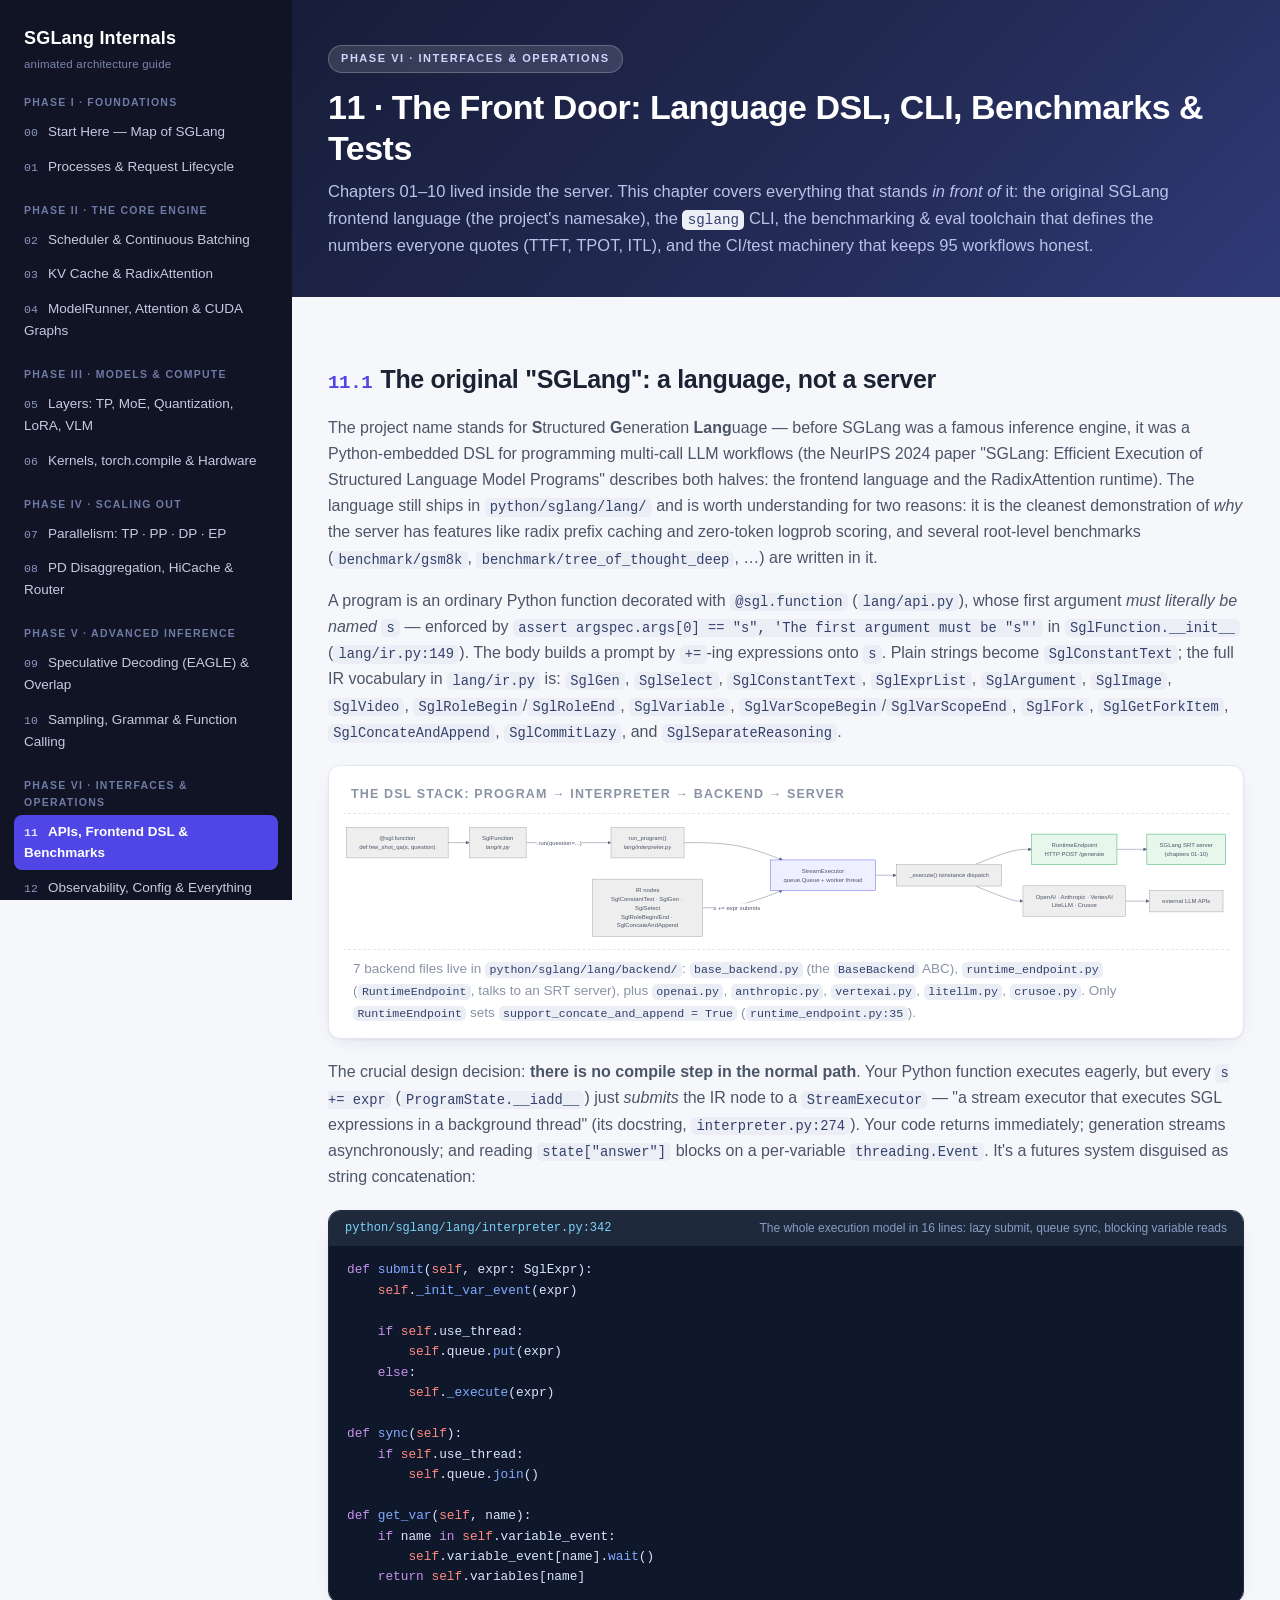
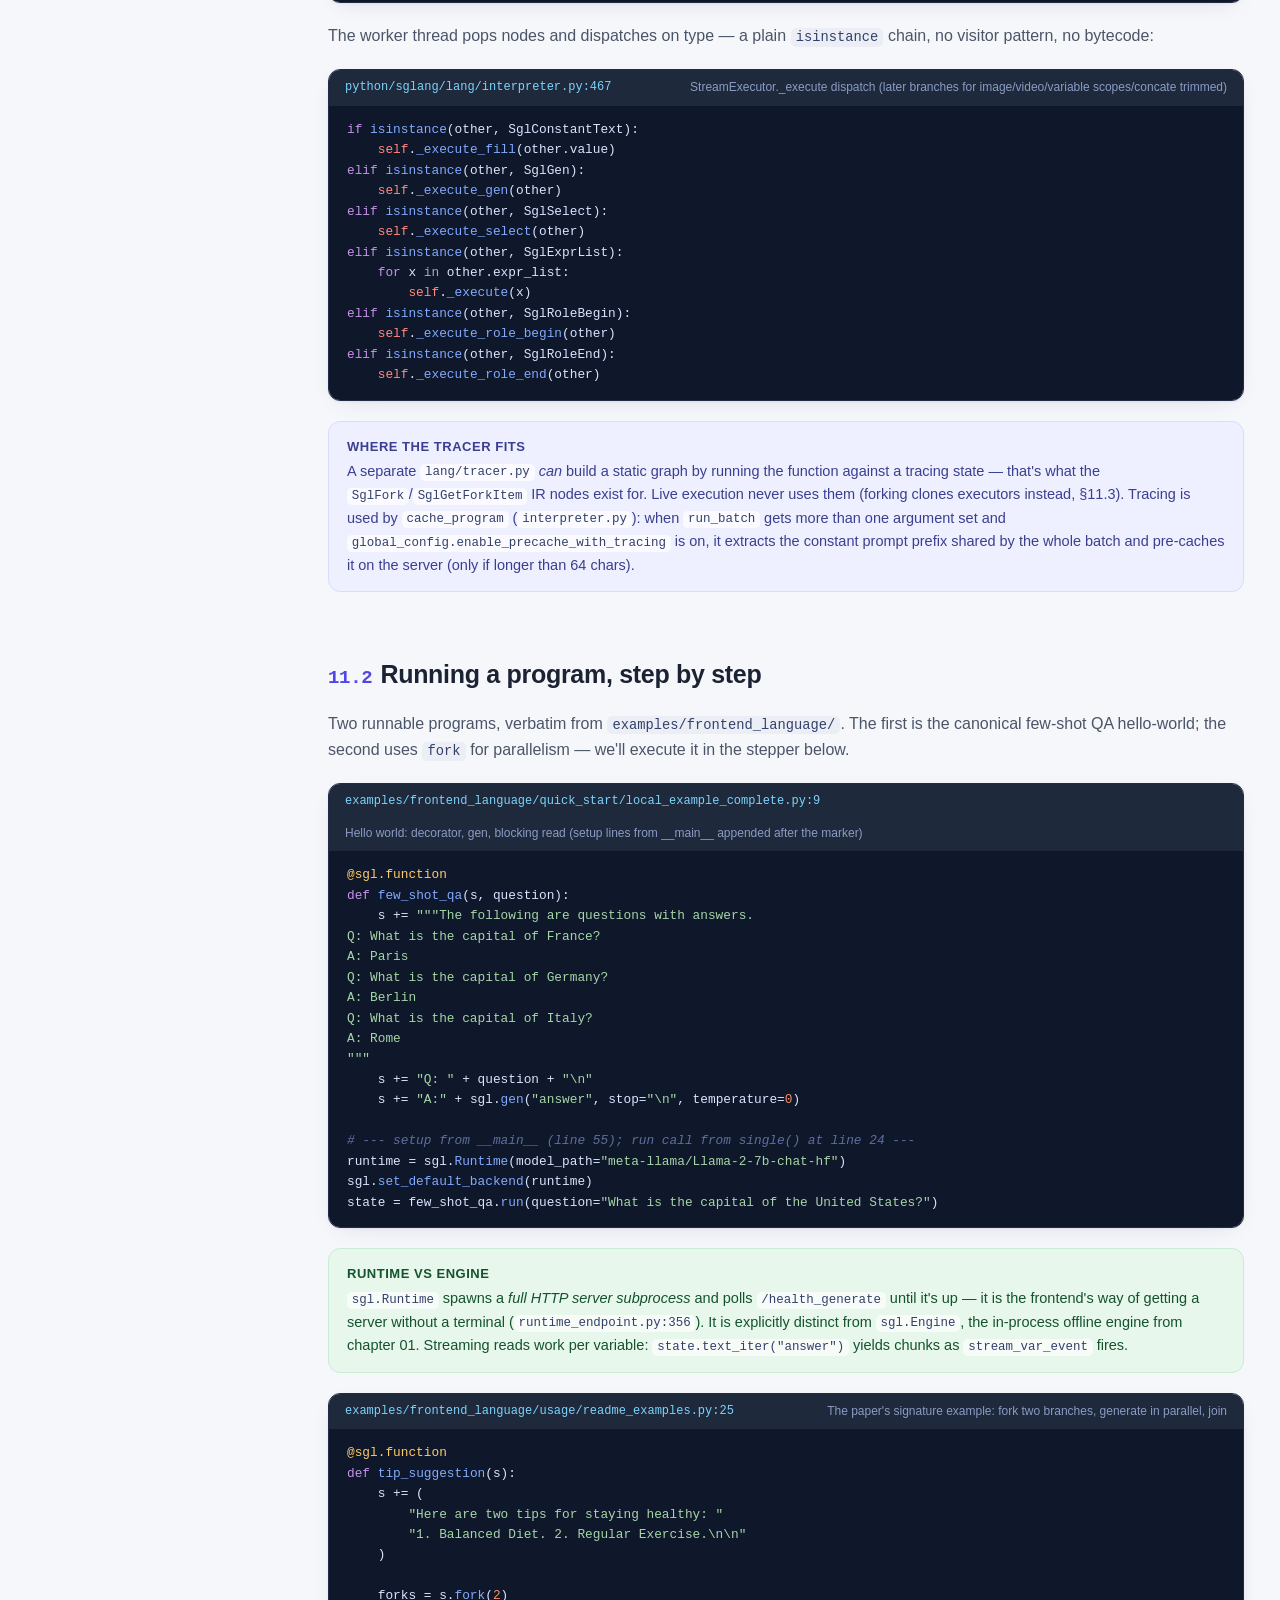
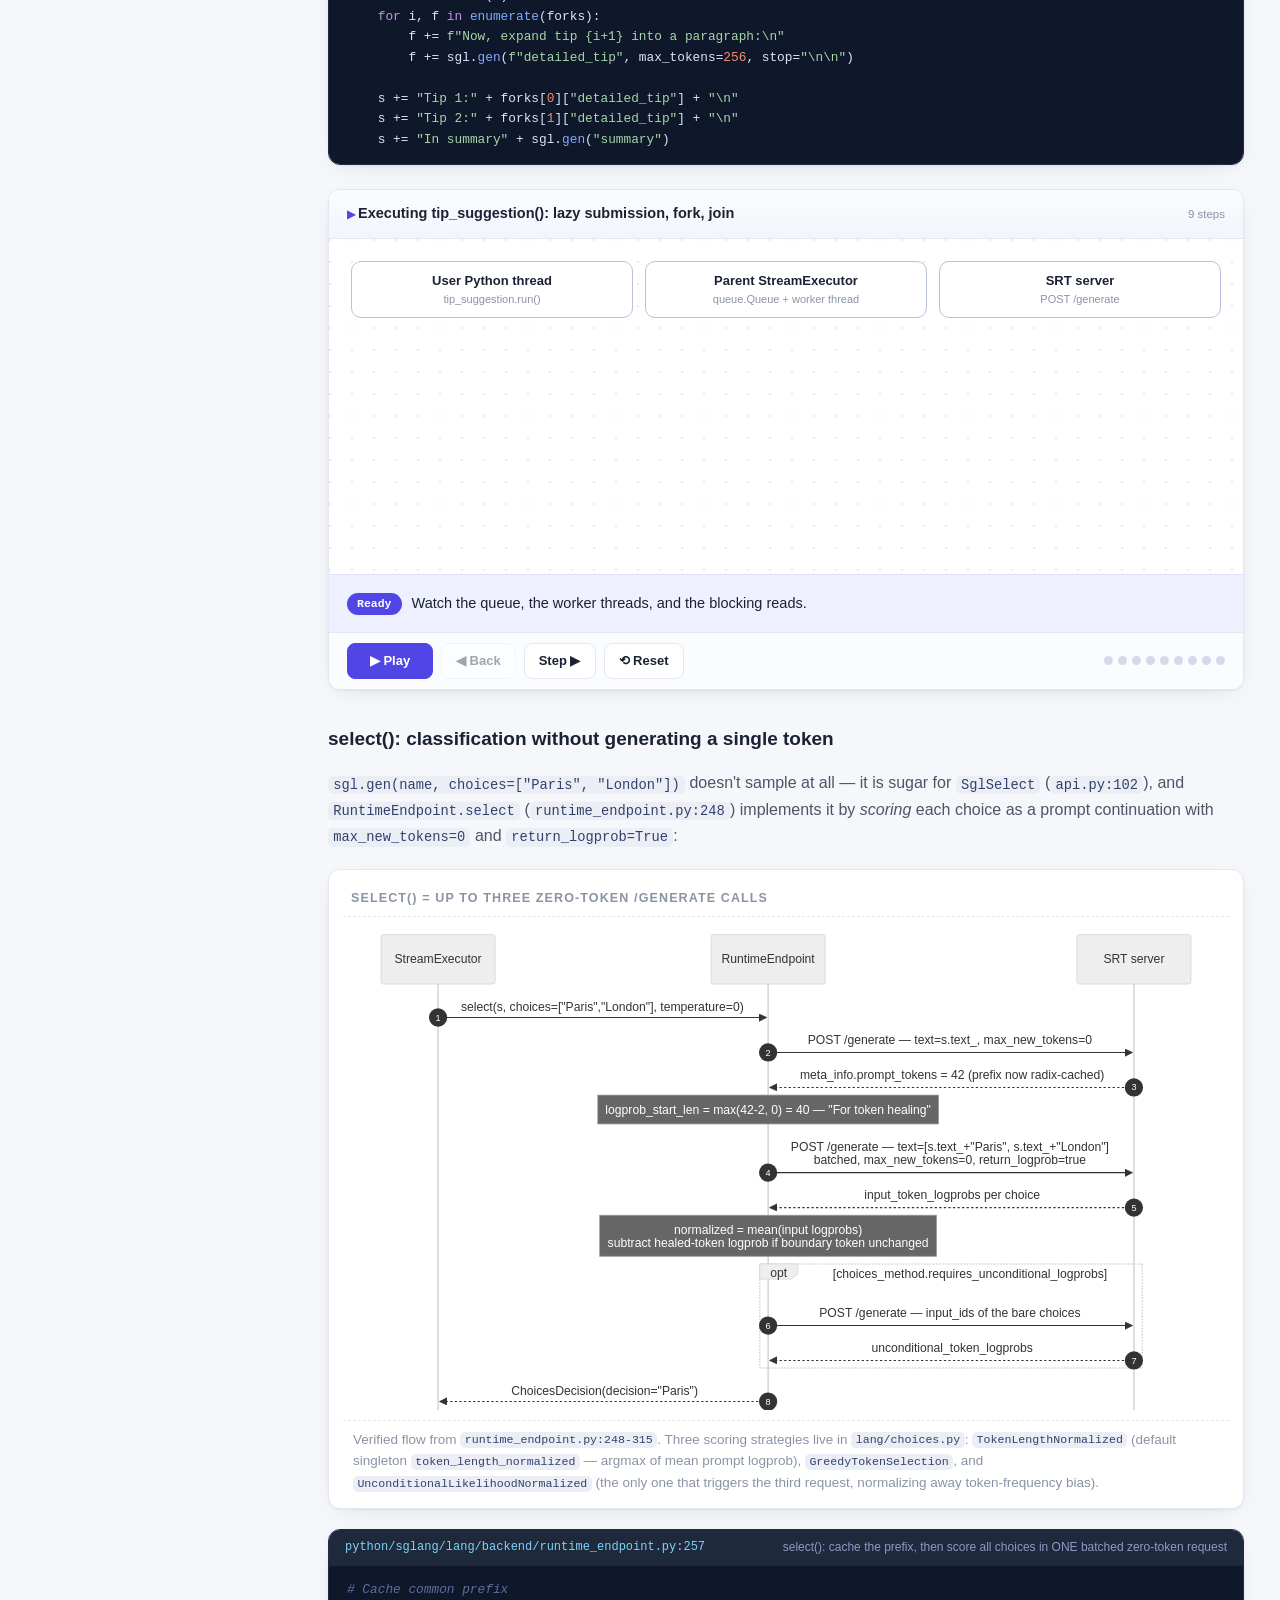
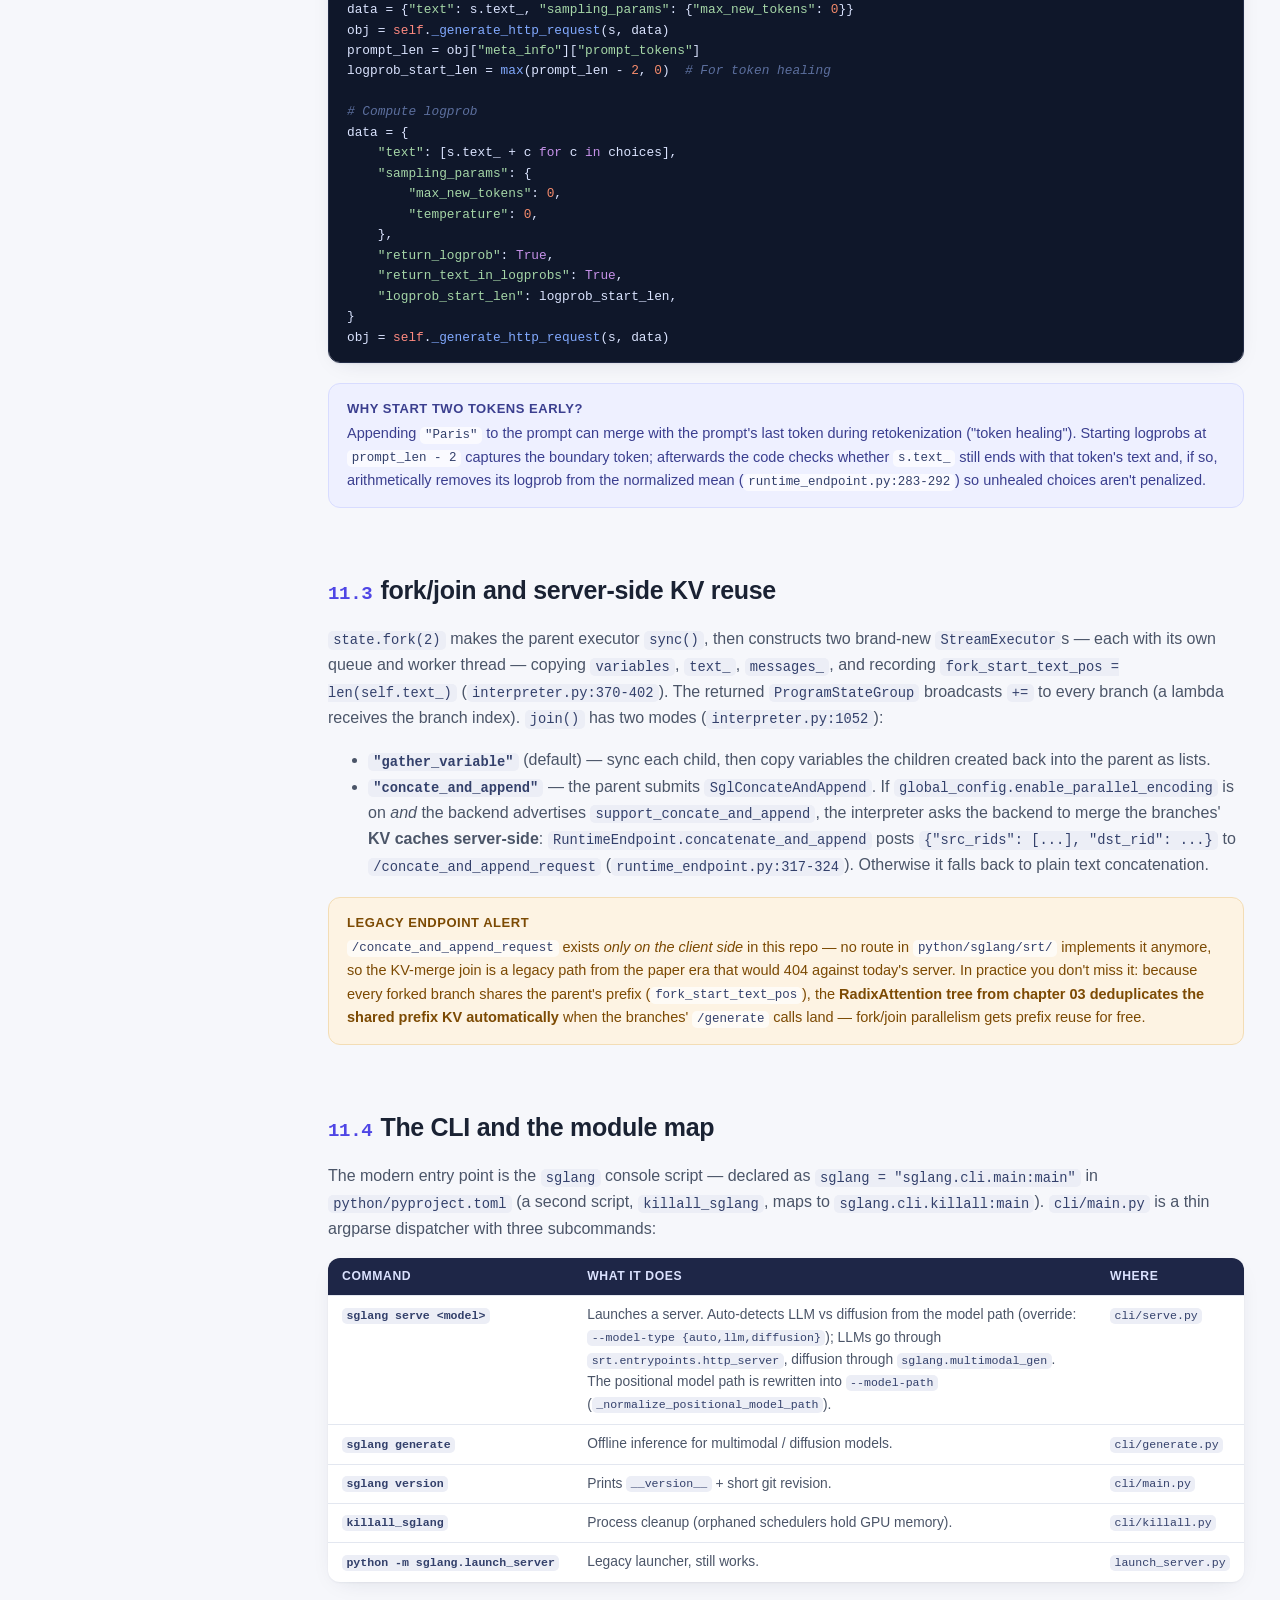
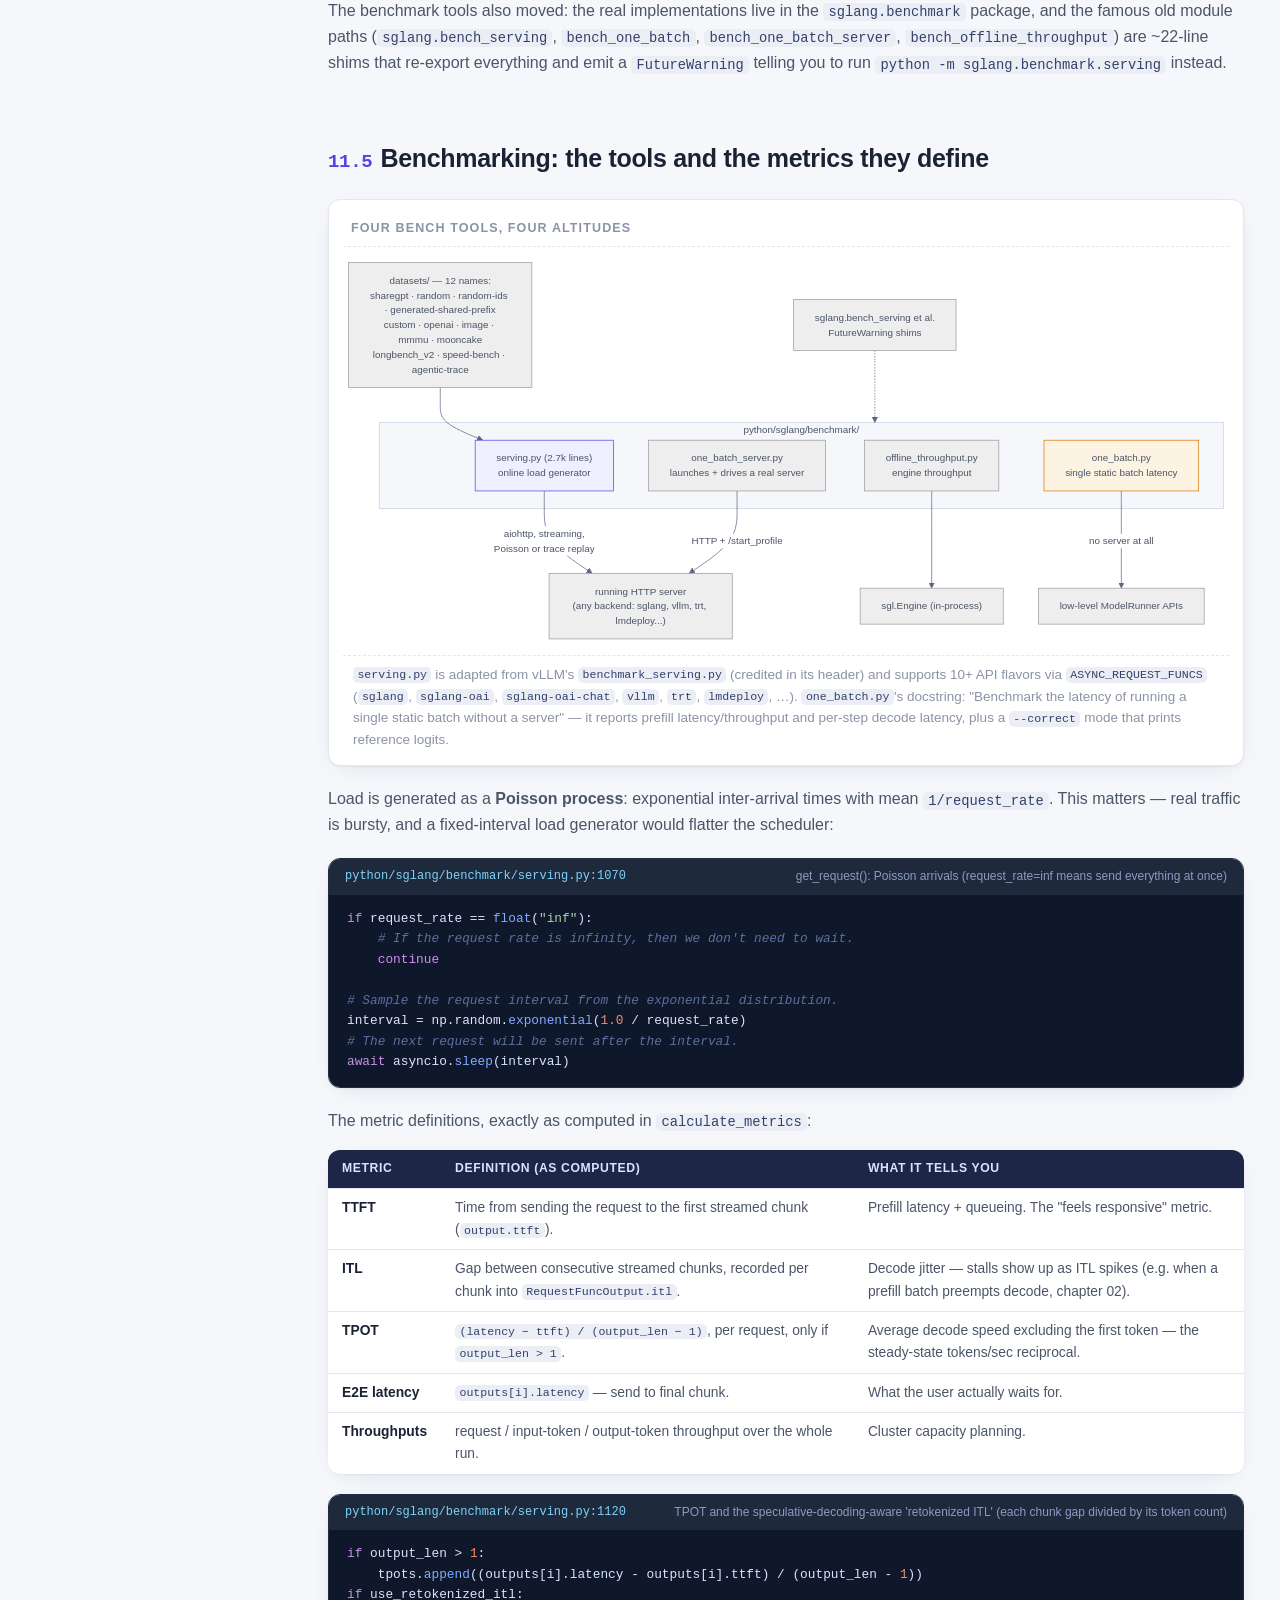
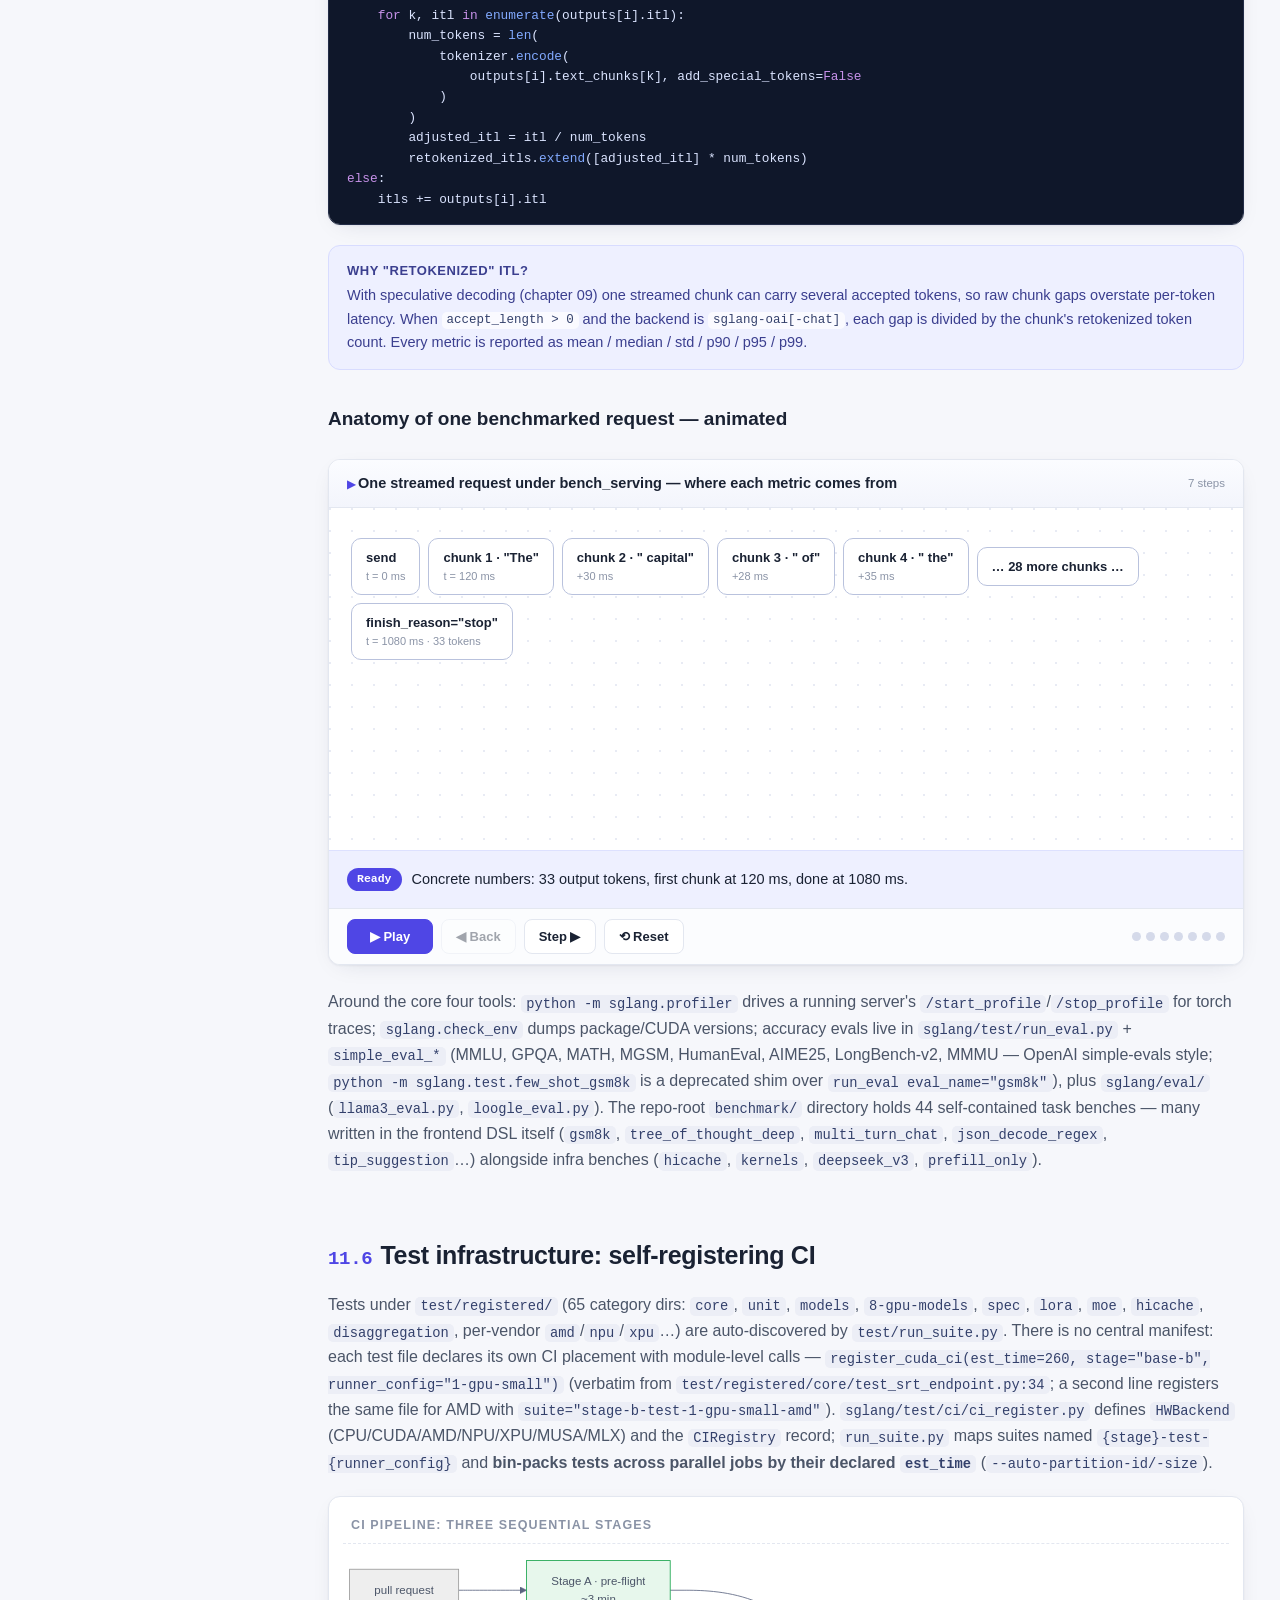
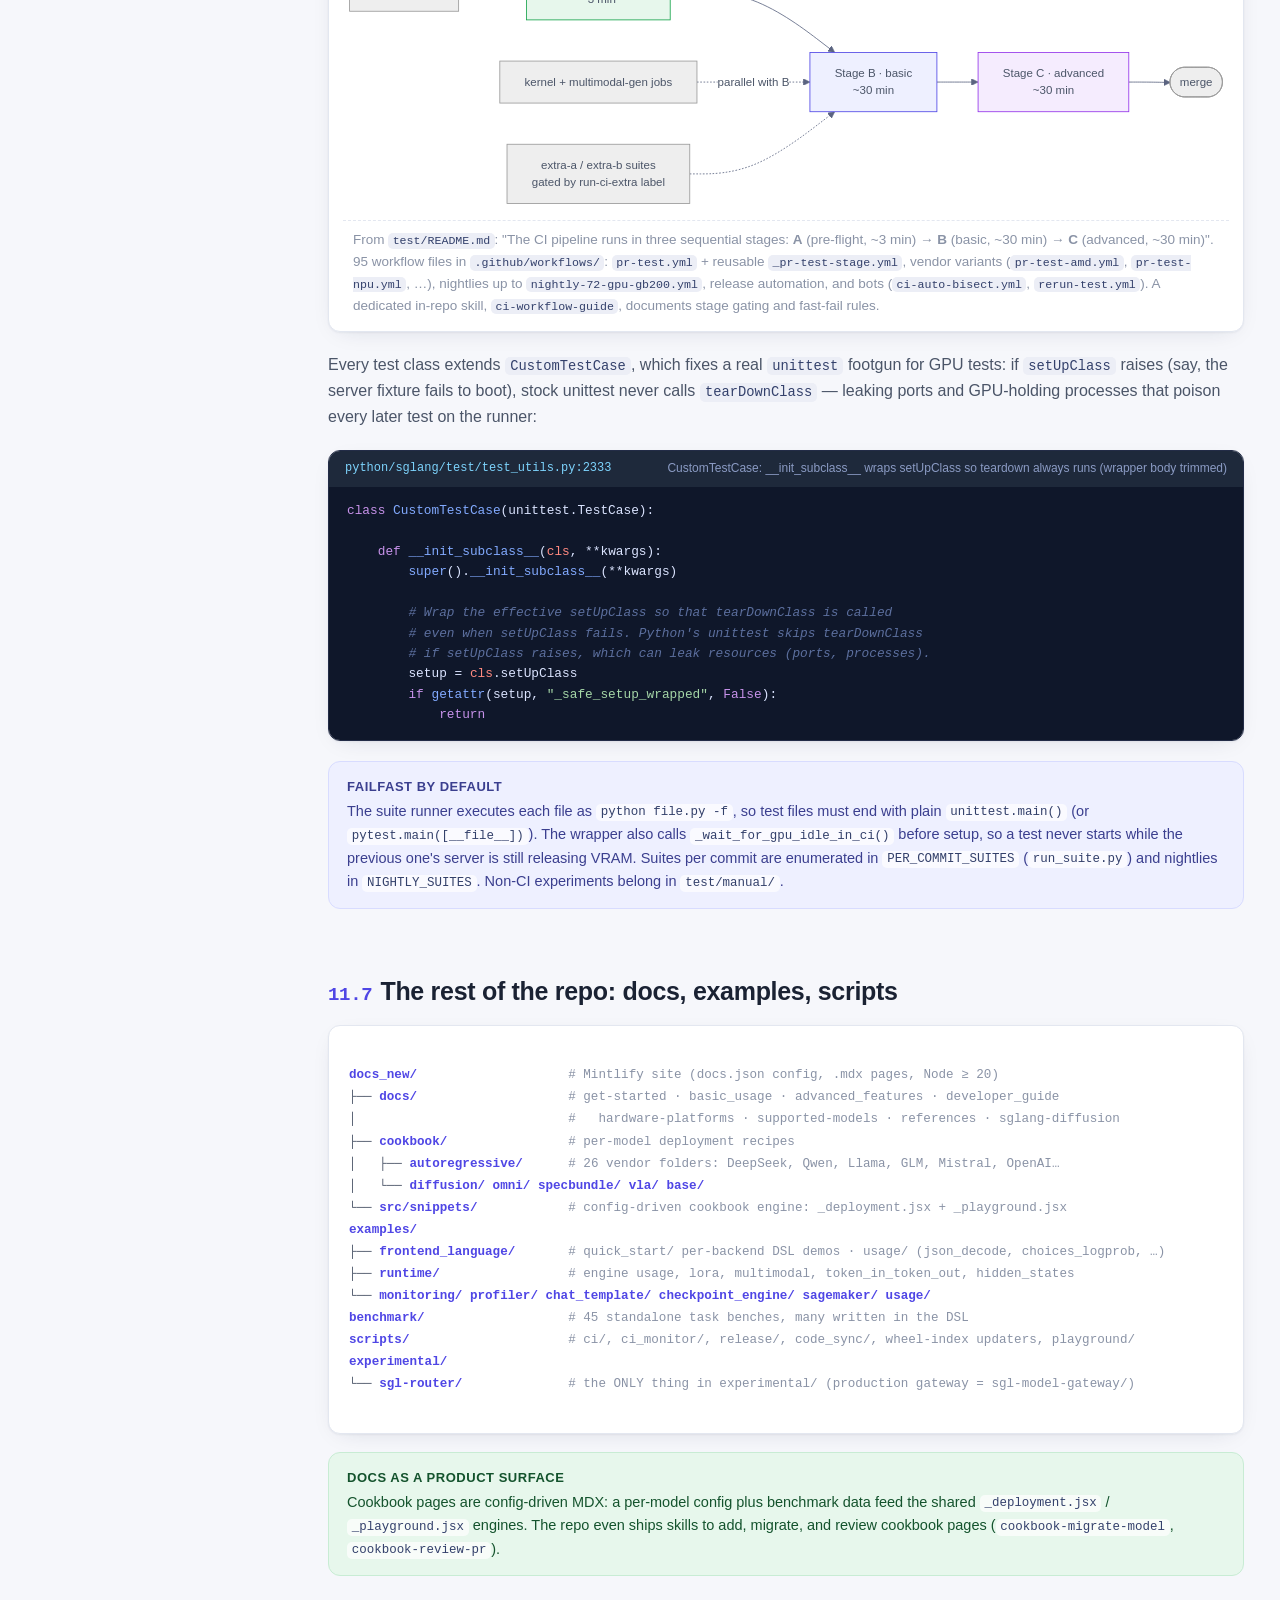
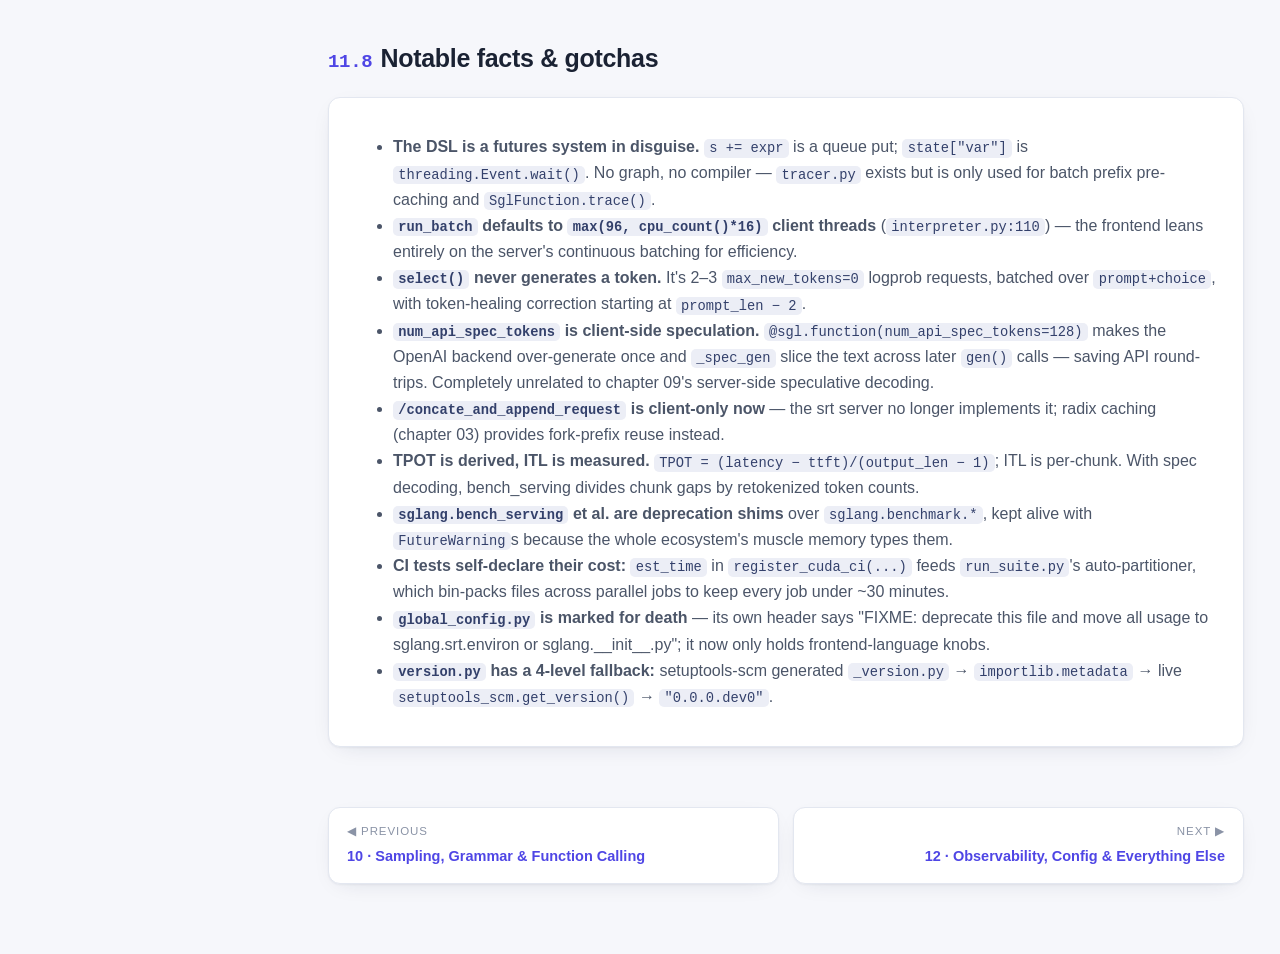
<file: architecture-viz/11-frontend-tooling.html>
<!DOCTYPE html>
<html lang="en">
<head>
<meta charset="utf-8">
<meta name="viewport" content="width=device-width, initial-scale=1">
<title>11 · APIs, Frontend DSL &amp; Benchmarks — SGLang Internals</title>
<link rel="stylesheet" href="assets/style.css">
<script src="assets/mermaid.min.js"></script>
<script src="assets/viz.js"></script>
</head>
<body>
<div class="layout">
<main>
  <div class="page-hero"><div class="content">
    <span class="phase-badge">Phase VI · Interfaces &amp; Operations</span>
    <h1>11 · The Front Door: Language DSL, CLI, Benchmarks &amp; Tests</h1>
    <p class="lede">
      Chapters 01–10 lived inside the server. This chapter covers everything that stands
      <em>in front of</em> it: the original SGLang frontend language (the project's namesake),
      the <code>sglang</code> CLI, the benchmarking &amp; eval toolchain that defines the numbers
      everyone quotes (TTFT, TPOT, ITL), and the CI/test machinery that keeps 95 workflows honest.
    </p>
  </div></div>

  <div class="content">

  <h2><span class="sec-num">11.1</span>The original "SGLang": a language, not a server</h2>
  <p>
    The project name stands for <b>S</b>tructured <b>G</b>eneration <b>Lang</b>uage — before SGLang
    was a famous inference engine, it was a Python-embedded DSL for programming multi-call LLM
    workflows (the NeurIPS 2024 paper "SGLang: Efficient Execution of Structured Language Model
    Programs" describes both halves: the frontend language and the RadixAttention runtime).
    The language still ships in <code>python/sglang/lang/</code> and is worth understanding for two
    reasons: it is the cleanest demonstration of <em>why</em> the server has features like radix
    prefix caching and zero-token logprob scoring, and several root-level benchmarks
    (<code>benchmark/gsm8k</code>, <code>benchmark/tree_of_thought_deep</code>, …) are written in it.
  </p>
  <p>
    A program is an ordinary Python function decorated with <code>@sgl.function</code>
    (<code>lang/api.py</code>), whose first argument <em>must literally be named</em> <code>s</code> —
    enforced by <code>assert argspec.args[0] == "s", 'The first argument must be "s"'</code>
    in <code>SglFunction.__init__</code> (<code>lang/ir.py:149</code>). The body builds a prompt by
    <code>+=</code>-ing expressions onto <code>s</code>. Plain strings become
    <code>SglConstantText</code>; the full IR vocabulary in <code>lang/ir.py</code> is:
    <code>SglGen</code>, <code>SglSelect</code>, <code>SglConstantText</code>, <code>SglExprList</code>,
    <code>SglArgument</code>, <code>SglImage</code>, <code>SglVideo</code>,
    <code>SglRoleBegin</code>/<code>SglRoleEnd</code>, <code>SglVariable</code>,
    <code>SglVarScopeBegin</code>/<code>SglVarScopeEnd</code>, <code>SglFork</code>,
    <code>SglGetForkItem</code>, <code>SglConcateAndAppend</code>, <code>SglCommitLazy</code>,
    and <code>SglSeparateReasoning</code>.
  </p>

  <div class="diagram">
    <div class="dg-title">The DSL stack: program → interpreter → backend → server</div>
    <pre class="mermaid">
flowchart LR
  prog["@sgl.function<br/>def few_shot_qa(s, question)"] --> sf["SglFunction<br/><i>lang/ir.py</i>"]
  sf -- ".run(question=...)" --> rp["run_program()<br/><i>lang/interpreter.py</i>"]
  rp --> se["StreamExecutor<br/>queue.Queue + worker thread"]
  ir["IR nodes<br/>SglConstantText · SglGen · SglSelect<br/>SglRoleBegin/End · SglConcateAndAppend"] -- "s += expr submits" --> se
  se --> disp["_execute() isinstance dispatch"]
  disp --> rt["RuntimeEndpoint<br/>HTTP POST /generate"]
  disp --> api["OpenAI · Anthropic · VertexAI<br/>LiteLLM · Crusoe"]
  rt --> srv["SGLang SRT server<br/>(chapters 01-10)"]
  api --> ext["external LLM APIs"]
  style se fill:#eef0ff,stroke:#4f46e5
  style rt fill:#e7f7ec,stroke:#16a34a
  style srv fill:#e7f7ec,stroke:#16a34a
    </pre>
    <div class="dg-caption">
      7 backend files live in <code>python/sglang/lang/backend/</code>:
      <code>base_backend.py</code> (the <code>BaseBackend</code> ABC), <code>runtime_endpoint.py</code>
      (<code>RuntimeEndpoint</code>, talks to an SRT server), plus <code>openai.py</code>,
      <code>anthropic.py</code>, <code>vertexai.py</code>, <code>litellm.py</code>, <code>crusoe.py</code>.
      Only <code>RuntimeEndpoint</code> sets <code>support_concate_and_append = True</code>
      (<code>runtime_endpoint.py:35</code>).
    </div>
  </div>

  <p>
    The crucial design decision: <b>there is no compile step in the normal path</b>. Your Python
    function executes eagerly, but every <code>s += expr</code>
    (<code>ProgramState.__iadd__</code>) just <em>submits</em> the IR node to a
    <code>StreamExecutor</code> — "a stream executor that executes SGL expressions in a background
    thread" (its docstring, <code>interpreter.py:274</code>). Your code returns immediately;
    generation streams asynchronously; and reading <code>state["answer"]</code> blocks on a
    per-variable <code>threading.Event</code>. It's a futures system disguised as string concatenation:
  </p>

  <div class="snippet" data-lang="python" data-file="python/sglang/lang/interpreter.py:342" data-desc="The whole execution model in 16 lines: lazy submit, queue sync, blocking variable reads">
<pre>
def submit(self, expr: SglExpr):
    self._init_var_event(expr)

    if self.use_thread:
        self.queue.put(expr)
    else:
        self._execute(expr)

def sync(self):
    if self.use_thread:
        self.queue.join()

def get_var(self, name):
    if name in self.variable_event:
        self.variable_event[name].wait()
    return self.variables[name]
</pre>
  </div>

  <p>
    The worker thread pops nodes and dispatches on type — a plain <code>isinstance</code> chain,
    no visitor pattern, no bytecode:
  </p>

  <div class="snippet" data-lang="python" data-file="python/sglang/lang/interpreter.py:467" data-desc="StreamExecutor._execute dispatch (later branches for image/video/variable scopes/concate trimmed)">
<pre>
if isinstance(other, SglConstantText):
    self._execute_fill(other.value)
elif isinstance(other, SglGen):
    self._execute_gen(other)
elif isinstance(other, SglSelect):
    self._execute_select(other)
elif isinstance(other, SglExprList):
    for x in other.expr_list:
        self._execute(x)
elif isinstance(other, SglRoleBegin):
    self._execute_role_begin(other)
elif isinstance(other, SglRoleEnd):
    self._execute_role_end(other)
</pre>
  </div>

  <div class="callout note"><span class="co-title">Where the tracer fits</span>
    A separate <code>lang/tracer.py</code> <em>can</em> build a static graph by running the function
    against a tracing state — that's what the <code>SglFork</code>/<code>SglGetForkItem</code> IR nodes
    exist for. Live execution never uses them (forking clones executors instead, §11.3). Tracing is
    used by <code>cache_program</code> (<code>interpreter.py</code>): when
    <code>run_batch</code> gets more than one argument set and
    <code>global_config.enable_precache_with_tracing</code> is on, it extracts the constant prompt
    prefix shared by the whole batch and pre-caches it on the server (only if longer than 64 chars).
  </div>

  <h2><span class="sec-num">11.2</span>Running a program, step by step</h2>
  <p>
    Two runnable programs, verbatim from <code>examples/frontend_language/</code>. The first is the
    canonical few-shot QA hello-world; the second uses <code>fork</code> for parallelism — we'll
    execute it in the stepper below.
  </p>

  <div class="snippet" data-lang="python" data-file="examples/frontend_language/quick_start/local_example_complete.py:9" data-desc="Hello world: decorator, gen, blocking read (setup lines from __main__ appended after the marker)">
<pre>
@sgl.function
def few_shot_qa(s, question):
    s += """The following are questions with answers.
Q: What is the capital of France?
A: Paris
Q: What is the capital of Germany?
A: Berlin
Q: What is the capital of Italy?
A: Rome
"""
    s += "Q: " + question + "\n"
    s += "A:" + sgl.gen("answer", stop="\n", temperature=0)

# --- setup from __main__ (line 55); run call from single() at line 24 ---
runtime = sgl.Runtime(model_path="meta-llama/Llama-2-7b-chat-hf")
sgl.set_default_backend(runtime)
state = few_shot_qa.run(question="What is the capital of the United States?")
</pre>
  </div>

  <div class="callout fact"><span class="co-title">Runtime vs Engine</span>
    <code>sgl.Runtime</code> spawns a <em>full HTTP server subprocess</em> and polls
    <code>/health_generate</code> until it's up — it is the frontend's way of getting a server
    without a terminal (<code>runtime_endpoint.py:356</code>). It is explicitly distinct from
    <code>sgl.Engine</code>, the in-process offline engine from chapter 01. Streaming reads work per
    variable: <code>state.text_iter("answer")</code> yields chunks as
    <code>stream_var_event</code> fires.
  </div>

  <div class="snippet" data-lang="python" data-file="examples/frontend_language/usage/readme_examples.py:25" data-desc="The paper's signature example: fork two branches, generate in parallel, join">
<pre>
@sgl.function
def tip_suggestion(s):
    s += (
        "Here are two tips for staying healthy: "
        "1. Balanced Diet. 2. Regular Exercise.\n\n"
    )

    forks = s.fork(2)
    for i, f in enumerate(forks):
        f += f"Now, expand tip {i+1} into a paragraph:\n"
        f += sgl.gen(f"detailed_tip", max_tokens=256, stop="\n\n")

    s += "Tip 1:" + forks[0]["detailed_tip"] + "\n"
    s += "Tip 2:" + forks[1]["detailed_tip"] + "\n"
    s += "In summary" + sgl.gen("summary")
</pre>
  </div>

  <div class="stepper" id="st-dsl">
    <div class="st-scene">
      <div style="display:grid; grid-template-columns: repeat(3, minmax(230px, 1fr)); gap:12px; min-width:760px">
        <div class="sc-box" id="d-py" style="text-align:center">User Python thread<small>tip_suggestion.run()</small></div>
        <div class="sc-box" id="d-exec" style="text-align:center">Parent StreamExecutor<small>queue.Queue + worker thread</small></div>
        <div class="sc-box" id="d-srv" style="text-align:center">SRT server<small>POST /generate</small></div>
      </div>
      <div class="sc-row" style="margin-top:14px; gap:8px; flex-wrap:wrap">
        <div class="tok appear" id="d-q1" style="width:auto; height:auto; padding:4px 10px">SglConstantText("Here are two tips…")</div>
        <div class="tok appear" id="d-q2" style="width:auto; height:auto; padding:4px 10px">fork(2) → SglCommitLazy + sync()</div>
      </div>
      <div style="display:grid; grid-template-columns: repeat(2, minmax(280px, 1fr)); gap:12px; margin-top:14px; min-width:600px">
        <div class="sc-box appear" id="d-f0">Child StreamExecutor #0<small>copies variables · text_ · messages_ · fork_start_text_pos=79</small></div>
        <div class="sc-box appear" id="d-f1">Child StreamExecutor #1<small>own queue + own worker thread</small></div>
        <div class="tok appear" id="d-g0" style="width:auto; height:auto; padding:4px 10px">"expand tip 1" + SglGen("detailed_tip")</div>
        <div class="tok appear" id="d-g1" style="width:auto; height:auto; padding:4px 10px">"expand tip 2" + SglGen("detailed_tip")</div>
      </div>
      <div class="sc-row" style="margin-top:14px; gap:12px; flex-wrap:wrap">
        <div class="sc-box appear" id="d-join">forks[0]["detailed_tip"]<small>variable_event["detailed_tip"].wait()</small></div>
        <div class="sc-box appear" id="d-sum">s += "In summary" + sgl.gen("summary")<small>queued on parent</small></div>
        <div class="sc-box appear" id="d-read">state["summary"]<small>caller blocks until Event fires</small></div>
      </div>
    </div>
  </div>

  <h3>select(): classification without generating a single token</h3>
  <p>
    <code>sgl.gen(name, choices=["Paris", "London"])</code> doesn't sample at all — it is sugar for
    <code>SglSelect</code> (<code>api.py:102</code>), and <code>RuntimeEndpoint.select</code>
    (<code>runtime_endpoint.py:248</code>) implements it by <em>scoring</em> each choice as a prompt
    continuation with <code>max_new_tokens=0</code> and <code>return_logprob=True</code>:
  </p>

  <div class="diagram">
    <div class="dg-title">select() = up to three zero-token /generate calls</div>
    <pre class="mermaid">
sequenceDiagram
  participant E as StreamExecutor
  participant R as RuntimeEndpoint
  participant S as SRT server
  E->>R: select(s, choices=["Paris","London"], temperature=0)
  R->>S: POST /generate — text=s.text_, max_new_tokens=0
  S-->>R: meta_info.prompt_tokens = 42 (prefix now radix-cached)
  Note over R: logprob_start_len = max(42-2, 0) = 40 — "For token healing"
  R->>S: POST /generate — text=[s.text_+"Paris", s.text_+"London"]<br/>batched, max_new_tokens=0, return_logprob=true
  S-->>R: input_token_logprobs per choice
  Note over R: normalized = mean(input logprobs)<br/>subtract healed-token logprob if boundary token unchanged
  opt choices_method.requires_unconditional_logprobs
    R->>S: POST /generate — input_ids of the bare choices
    S-->>R: unconditional_token_logprobs
  end
  R-->>E: ChoicesDecision(decision="Paris")
    </pre>
    <div class="dg-caption">
      Verified flow from <code>runtime_endpoint.py:248-315</code>. Three scoring strategies live in
      <code>lang/choices.py</code>: <code>TokenLengthNormalized</code> (default singleton
      <code>token_length_normalized</code> — argmax of mean prompt logprob),
      <code>GreedyTokenSelection</code>, and <code>UnconditionalLikelihoodNormalized</code>
      (the only one that triggers the third request, normalizing away token-frequency bias).
    </div>
  </div>

  <div class="snippet" data-lang="python" data-file="python/sglang/lang/backend/runtime_endpoint.py:257" data-desc="select(): cache the prefix, then score all choices in ONE batched zero-token request">
<pre>
# Cache common prefix
data = {"text": s.text_, "sampling_params": {"max_new_tokens": 0}}
obj = self._generate_http_request(s, data)
prompt_len = obj["meta_info"]["prompt_tokens"]
logprob_start_len = max(prompt_len - 2, 0)  # For token healing

# Compute logprob
data = {
    "text": [s.text_ + c for c in choices],
    "sampling_params": {
        "max_new_tokens": 0,
        "temperature": 0,
    },
    "return_logprob": True,
    "return_text_in_logprobs": True,
    "logprob_start_len": logprob_start_len,
}
obj = self._generate_http_request(s, data)
</pre>
  </div>

  <div class="callout note"><span class="co-title">Why start two tokens early?</span>
    Appending <code>"Paris"</code> to the prompt can merge with the prompt's last token during
    retokenization ("token healing"). Starting logprobs at <code>prompt_len - 2</code> captures the
    boundary token; afterwards the code checks whether <code>s.text_</code> still ends with that
    token's text and, if so, arithmetically removes its logprob from the normalized mean
    (<code>runtime_endpoint.py:283-292</code>) so unhealed choices aren't penalized.
  </div>

  <h2><span class="sec-num">11.3</span>fork/join and server-side KV reuse</h2>
  <p>
    <code>state.fork(2)</code> makes the parent executor <code>sync()</code>, then constructs two brand-new
    <code>StreamExecutor</code>s — each with its own queue and worker thread — copying
    <code>variables</code>, <code>text_</code>, <code>messages_</code>, and recording
    <code>fork_start_text_pos = len(self.text_)</code> (<code>interpreter.py:370-402</code>). The returned
    <code>ProgramStateGroup</code> broadcasts <code>+=</code> to every branch (a lambda receives the
    branch index). <code>join()</code> has two modes (<code>interpreter.py:1052</code>):
  </p>
  <ul>
    <li><b><code>"gather_variable"</code></b> (default) — sync each child, then copy variables the
      children created back into the parent as lists.</li>
    <li><b><code>"concate_and_append"</code></b> — the parent submits <code>SglConcateAndAppend</code>.
      If <code>global_config.enable_parallel_encoding</code> is on <em>and</em> the backend advertises
      <code>support_concate_and_append</code>, the interpreter asks the backend to merge the branches'
      <b>KV caches server-side</b>: <code>RuntimeEndpoint.concatenate_and_append</code> posts
      <code>{"src_rids": [...], "dst_rid": ...}</code> to <code>/concate_and_append_request</code>
      (<code>runtime_endpoint.py:317-324</code>). Otherwise it falls back to plain text concatenation.</li>
  </ul>

  <div class="callout warn"><span class="co-title">Legacy endpoint alert</span>
    <code>/concate_and_append_request</code> exists <em>only on the client side</em> in this repo —
    no route in <code>python/sglang/srt/</code> implements it anymore, so the KV-merge join is a
    legacy path from the paper era that would 404 against today's server. In practice you don't
    miss it: because every forked branch shares the parent's prefix
    (<code>fork_start_text_pos</code>), the <b>RadixAttention tree from chapter 03 deduplicates the
    shared prefix KV automatically</b> when the branches' <code>/generate</code> calls land — fork/join
    parallelism gets prefix reuse for free.
  </div>

  <h2><span class="sec-num">11.4</span>The CLI and the module map</h2>
  <p>
    The modern entry point is the <code>sglang</code> console script — declared as
    <code>sglang = "sglang.cli.main:main"</code> in <code>python/pyproject.toml</code>
    (a second script, <code>killall_sglang</code>, maps to <code>sglang.cli.killall:main</code>).
    <code>cli/main.py</code> is a thin argparse dispatcher with three subcommands:
  </p>

  <table class="tbl">
    <tr><th>Command</th><th>What it does</th><th>Where</th></tr>
    <tr><td><code>sglang serve &lt;model&gt;</code></td>
      <td>Launches a server. Auto-detects LLM vs diffusion from the model path
        (override: <code>--model-type {auto,llm,diffusion}</code>); LLMs go through
        <code>srt.entrypoints.http_server</code>, diffusion through <code>sglang.multimodal_gen</code>.
        The positional model path is rewritten into <code>--model-path</code>
        (<code>_normalize_positional_model_path</code>).</td>
      <td><code>cli/serve.py</code></td></tr>
    <tr><td><code>sglang generate</code></td>
      <td>Offline inference for multimodal / diffusion models.</td>
      <td><code>cli/generate.py</code></td></tr>
    <tr><td><code>sglang version</code></td>
      <td>Prints <code>__version__</code> + short git revision.</td>
      <td><code>cli/main.py</code></td></tr>
    <tr><td><code>killall_sglang</code></td>
      <td>Process cleanup (orphaned schedulers hold GPU memory).</td>
      <td><code>cli/killall.py</code></td></tr>
    <tr><td><code>python -m sglang.launch_server</code></td>
      <td>Legacy launcher, still works.</td>
      <td><code>launch_server.py</code></td></tr>
  </table>

  <p>
    The benchmark tools also moved: the real implementations live in the
    <code>sglang.benchmark</code> package, and the famous old module paths
    (<code>sglang.bench_serving</code>, <code>bench_one_batch</code>, <code>bench_one_batch_server</code>,
    <code>bench_offline_throughput</code>) are ~22-line shims that re-export everything and emit a
    <code>FutureWarning</code> telling you to run
    <code>python -m sglang.benchmark.serving</code> instead.
  </p>

  <h2><span class="sec-num">11.5</span>Benchmarking: the tools and the metrics they define</h2>

  <div class="diagram">
    <div class="dg-title">Four bench tools, four altitudes</div>
    <pre class="mermaid">
flowchart TB
  subgraph pkg ["python/sglang/benchmark/"]
    sv["serving.py (2.7k lines)<br/>online load generator"]
    obs["one_batch_server.py<br/>launches + drives a real server"]
    ot["offline_throughput.py<br/>engine throughput"]
    ob["one_batch.py<br/>single static batch latency"]
  end
  shim["sglang.bench_serving et al.<br/>FutureWarning shims"] -.-> pkg
  ds["datasets/ — 12 names:<br/>sharegpt · random · random-ids · generated-shared-prefix<br/>custom · openai · image · mmmu · mooncake<br/>longbench_v2 · speed-bench · agentic-trace"] --> sv
  sv -- "aiohttp, streaming,<br/>Poisson or trace replay" --> httpd["running HTTP server<br/>(any backend: sglang, vllm, trt, lmdeploy...)"]
  obs -- "HTTP + /start_profile" --> httpd
  ot --> eng["sgl.Engine (in-process)"]
  ob -- "no server at all" --> mr["low-level ModelRunner APIs"]
  style sv fill:#eef0ff,stroke:#4f46e5
  style ob fill:#fdf3e3,stroke:#d97706
    </pre>
    <div class="dg-caption">
      <code>serving.py</code> is adapted from vLLM's <code>benchmark_serving.py</code> (credited in its
      header) and supports 10+ API flavors via <code>ASYNC_REQUEST_FUNCS</code>
      (<code>sglang</code>, <code>sglang-oai</code>, <code>sglang-oai-chat</code>, <code>vllm</code>,
      <code>trt</code>, <code>lmdeploy</code>, …). <code>one_batch.py</code>'s docstring:
      "Benchmark the latency of running a single static batch without a server" — it reports
      prefill latency/throughput and per-step decode latency, plus a <code>--correct</code> mode that
      prints reference logits.
    </div>
  </div>

  <p>
    Load is generated as a <b>Poisson process</b>: exponential inter-arrival times with mean
    <code>1/request_rate</code>. This matters — real traffic is bursty, and a fixed-interval load
    generator would flatter the scheduler:
  </p>

  <div class="snippet" data-lang="python" data-file="python/sglang/benchmark/serving.py:1070" data-desc="get_request(): Poisson arrivals (request_rate=inf means send everything at once)">
<pre>
if request_rate == float("inf"):
    # If the request rate is infinity, then we don't need to wait.
    continue

# Sample the request interval from the exponential distribution.
interval = np.random.exponential(1.0 / request_rate)
# The next request will be sent after the interval.
await asyncio.sleep(interval)
</pre>
  </div>

  <p>The metric definitions, exactly as computed in <code>calculate_metrics</code>:</p>

  <table class="tbl">
    <tr><th>Metric</th><th>Definition (as computed)</th><th>What it tells you</th></tr>
    <tr><td><b>TTFT</b></td><td>Time from sending the request to the first streamed chunk
      (<code>output.ttft</code>).</td><td>Prefill latency + queueing. The "feels responsive" metric.</td></tr>
    <tr><td><b>ITL</b></td><td>Gap between consecutive streamed chunks, recorded per chunk into
      <code>RequestFuncOutput.itl</code>.</td><td>Decode jitter — stalls show up as ITL spikes
      (e.g. when a prefill batch preempts decode, chapter 02).</td></tr>
    <tr><td><b>TPOT</b></td><td><code>(latency − ttft) / (output_len − 1)</code>, per request,
      only if <code>output_len &gt; 1</code>.</td><td>Average decode speed excluding the first token
      — the steady-state tokens/sec reciprocal.</td></tr>
    <tr><td><b>E2E latency</b></td><td><code>outputs[i].latency</code> — send to final chunk.</td>
      <td>What the user actually waits for.</td></tr>
    <tr><td><b>Throughputs</b></td><td>request / input-token / output-token throughput over the whole
      run.</td><td>Cluster capacity planning.</td></tr>
  </table>

  <div class="snippet" data-lang="python" data-file="python/sglang/benchmark/serving.py:1120" data-desc="TPOT and the speculative-decoding-aware 'retokenized ITL' (each chunk gap divided by its token count)">
<pre>
if output_len > 1:
    tpots.append((outputs[i].latency - outputs[i].ttft) / (output_len - 1))
if use_retokenized_itl:
    for k, itl in enumerate(outputs[i].itl):
        num_tokens = len(
            tokenizer.encode(
                outputs[i].text_chunks[k], add_special_tokens=False
            )
        )
        adjusted_itl = itl / num_tokens
        retokenized_itls.extend([adjusted_itl] * num_tokens)
else:
    itls += outputs[i].itl
</pre>
  </div>

  <div class="callout note"><span class="co-title">Why "retokenized" ITL?</span>
    With speculative decoding (chapter 09) one streamed chunk can carry several accepted tokens, so
    raw chunk gaps overstate per-token latency. When <code>accept_length &gt; 0</code> and the backend
    is <code>sglang-oai[-chat]</code>, each gap is divided by the chunk's retokenized token count. Every
    metric is reported as mean / median / std / p90 / p95 / p99.
  </div>

  <h3>Anatomy of one benchmarked request — animated</h3>
  <div class="stepper" id="st-bench">
    <div class="st-scene">
      <div class="sc-row" style="gap:8px; flex-wrap:wrap">
        <div class="sc-box" id="b-send">send<small>t = 0 ms</small></div>
        <div class="sc-box" id="b-c1">chunk 1 · "The"<small>t = 120 ms</small></div>
        <div class="sc-box" id="b-c2">chunk 2 · " capital"<small>+30 ms</small></div>
        <div class="sc-box" id="b-c3">chunk 3 · " of"<small>+28 ms</small></div>
        <div class="sc-box" id="b-c4">chunk 4 · " the"<small>+35 ms</small></div>
        <div class="sc-box" id="b-more">… 28 more chunks …</div>
        <div class="sc-box" id="b-fin">finish_reason="stop"<small>t = 1080 ms · 33 tokens</small></div>
      </div>
      <div class="sc-row" style="gap:10px; margin-top:16px; flex-wrap:wrap">
        <div class="sc-box appear" id="b-ttft">TTFT = 120 ms<small>first chunk − send</small></div>
        <div class="sc-box appear" id="b-itl">ITL = [30, 28, 35, …]<small>one entry per chunk gap</small></div>
        <div class="sc-box appear" id="b-e2e">E2E = 1080 ms<small>outputs[i].latency</small></div>
        <div class="sc-box appear" id="b-tpot">TPOT = (1080 − 120) / 32 = 30 ms<small>derived, not measured</small></div>
      </div>
      <div class="sc-row" style="gap:6px; margin-top:16px; flex-wrap:wrap">
        <div class="sc-box appear" id="b-pois" style="border-style:dashed">Poisson arrivals · request_rate = 8/s → mean gap 125 ms</div>
        <div class="tok appear" id="b-r1" style="width:auto; height:auto; padding:4px 8px">req 1 · t=0</div>
        <div class="tok appear" id="b-r2" style="width:auto; height:auto; padding:4px 8px">req 2 · +60</div>
        <div class="tok appear" id="b-r3" style="width:auto; height:auto; padding:4px 8px">req 3 · +210</div>
        <div class="tok appear" id="b-r4" style="width:auto; height:auto; padding:4px 8px">req 4 · +90</div>
        <div class="tok appear" id="b-r5" style="width:auto; height:auto; padding:4px 8px">req 5 · +400</div>
        <div class="tok appear" id="b-r6" style="width:auto; height:auto; padding:4px 8px">req 6 · +30</div>
      </div>
    </div>
  </div>

  <p>
    Around the core four tools: <code>python -m sglang.profiler</code> drives a running server's
    <code>/start_profile</code>/<code>/stop_profile</code> for torch traces;
    <code>sglang.check_env</code> dumps package/CUDA versions;
    accuracy evals live in <code>sglang/test/run_eval.py</code> + <code>simple_eval_*</code>
    (MMLU, GPQA, MATH, MGSM, HumanEval, AIME25, LongBench-v2, MMMU — OpenAI simple-evals style;
    <code>python -m sglang.test.few_shot_gsm8k</code> is a deprecated shim over
    <code>run_eval eval_name="gsm8k"</code>), plus <code>sglang/eval/</code>
    (<code>llama3_eval.py</code>, <code>loogle_eval.py</code>). The repo-root <code>benchmark/</code>
    directory holds 44 self-contained task benches — many written in the frontend DSL itself
    (<code>gsm8k</code>, <code>tree_of_thought_deep</code>, <code>multi_turn_chat</code>,
    <code>json_decode_regex</code>, <code>tip_suggestion</code>…) alongside infra benches
    (<code>hicache</code>, <code>kernels</code>, <code>deepseek_v3</code>, <code>prefill_only</code>).
  </p>

  <h2><span class="sec-num">11.6</span>Test infrastructure: self-registering CI</h2>
  <p>
    Tests under <code>test/registered/</code> (65 category dirs: <code>core</code>, <code>unit</code>,
    <code>models</code>, <code>8-gpu-models</code>, <code>spec</code>, <code>lora</code>, <code>moe</code>,
    <code>hicache</code>, <code>disaggregation</code>, per-vendor <code>amd</code>/<code>npu</code>/<code>xpu</code>…)
    are auto-discovered by <code>test/run_suite.py</code>. There is no central manifest: each test file
    declares its own CI placement with module-level calls —
    <code>register_cuda_ci(est_time=260, stage="base-b", runner_config="1-gpu-small")</code>
    (verbatim from <code>test/registered/core/test_srt_endpoint.py:34</code>; a second line registers the
    same file for AMD with <code>suite="stage-b-test-1-gpu-small-amd"</code>).
    <code>sglang/test/ci/ci_register.py</code> defines <code>HWBackend</code>
    (CPU/CUDA/AMD/NPU/XPU/MUSA/MLX) and the <code>CIRegistry</code> record; <code>run_suite.py</code>
    maps suites named <code>{stage}-test-{runner_config}</code> and <b>bin-packs tests across parallel
    jobs by their declared <code>est_time</code></b> (<code>--auto-partition-id/-size</code>).
  </p>

  <div class="diagram">
    <div class="dg-title">CI pipeline: three sequential stages</div>
    <pre class="mermaid">
flowchart LR
  pr["pull request"] --> a["Stage A · pre-flight<br/>~3 min"]
  a --> b["Stage B · basic<br/>~30 min"]
  b --> c["Stage C · advanced<br/>~30 min"]
  k["kernel + multimodal-gen jobs"] -.->|"parallel with B"| b
  extra["extra-a / extra-b suites<br/>gated by run-ci-extra label"] -.-> b
  c --> merge(["merge"])
  style a fill:#e7f7ec,stroke:#16a34a
  style b fill:#eef0ff,stroke:#4f46e5
  style c fill:#f5ecfe,stroke:#9333ea
    </pre>
    <div class="dg-caption">
      From <code>test/README.md</code>: "The CI pipeline runs in three sequential stages:
      <b>A</b> (pre-flight, ~3 min) → <b>B</b> (basic, ~30 min) → <b>C</b> (advanced, ~30 min)".
      95 workflow files in <code>.github/workflows/</code>: <code>pr-test.yml</code> + reusable
      <code>_pr-test-stage.yml</code>, vendor variants (<code>pr-test-amd.yml</code>,
      <code>pr-test-npu.yml</code>, …), nightlies up to <code>nightly-72-gpu-gb200.yml</code>, release
      automation, and bots (<code>ci-auto-bisect.yml</code>, <code>rerun-test.yml</code>). A dedicated
      in-repo skill, <code>ci-workflow-guide</code>, documents stage gating and fast-fail rules.
    </div>
  </div>

  <p>
    Every test class extends <code>CustomTestCase</code>, which fixes a real <code>unittest</code>
    footgun for GPU tests: if <code>setUpClass</code> raises (say, the server fixture fails to boot),
    stock unittest never calls <code>tearDownClass</code> — leaking ports and GPU-holding processes
    that poison every later test on the runner:
  </p>

  <div class="snippet" data-lang="python" data-file="python/sglang/test/test_utils.py:2333" data-desc="CustomTestCase: __init_subclass__ wraps setUpClass so teardown always runs (wrapper body trimmed)">
<pre>
class CustomTestCase(unittest.TestCase):

    def __init_subclass__(cls, **kwargs):
        super().__init_subclass__(**kwargs)

        # Wrap the effective setUpClass so that tearDownClass is called
        # even when setUpClass fails. Python's unittest skips tearDownClass
        # if setUpClass raises, which can leak resources (ports, processes).
        setup = cls.setUpClass
        if getattr(setup, "_safe_setup_wrapped", False):
            return
</pre>
  </div>

  <div class="callout note"><span class="co-title">Failfast by default</span>
    The suite runner executes each file as <code>python file.py -f</code>, so test files must end with
    plain <code>unittest.main()</code> (or <code>pytest.main([__file__])</code>). The wrapper also calls
    <code>_wait_for_gpu_idle_in_ci()</code> before setup, so a test never starts while the previous
    one's server is still releasing VRAM. Suites per commit are enumerated in
    <code>PER_COMMIT_SUITES</code> (<code>run_suite.py</code>) and nightlies in
    <code>NIGHTLY_SUITES</code>. Non-CI experiments belong in <code>test/manual/</code>.
  </div>

  <h2><span class="sec-num">11.7</span>The rest of the repo: docs, examples, scripts</h2>

  <div class="filetree">
<b>docs_new/</b>                    <i># Mintlify site (docs.json config, .mdx pages, Node ≥ 20)</i>
├── <b>docs/</b>                    <i># get-started · basic_usage · advanced_features · developer_guide</i>
│                            <i>#   hardware-platforms · supported-models · references · sglang-diffusion</i>
├── <b>cookbook/</b>                <i># per-model deployment recipes</i>
│   ├── <b>autoregressive/</b>      <i># 26 vendor folders: DeepSeek, Qwen, Llama, GLM, Mistral, OpenAI…</i>
│   └── <b>diffusion/ omni/ specbundle/ vla/ base/</b>
└── <b>src/snippets/</b>            <i># config-driven cookbook engine: _deployment.jsx + _playground.jsx</i>
<b>examples/</b>
├── <b>frontend_language/</b>       <i># quick_start/ per-backend DSL demos · usage/ (json_decode, choices_logprob, …)</i>
├── <b>runtime/</b>                 <i># engine usage, lora, multimodal, token_in_token_out, hidden_states</i>
└── <b>monitoring/ profiler/ chat_template/ checkpoint_engine/ sagemaker/ usage/</b>
<b>benchmark/</b>                   <i># 45 standalone task benches, many written in the DSL</i>
<b>scripts/</b>                     <i># ci/, ci_monitor/, release/, code_sync/, wheel-index updaters, playground/</i>
<b>experimental/</b>
└── <b>sgl-router/</b>              <i># the ONLY thing in experimental/ (production gateway = sgl-model-gateway/)</i>
  </div>

  <div class="callout fact"><span class="co-title">Docs as a product surface</span>
    Cookbook pages are config-driven MDX: a per-model config plus benchmark data feed the shared
    <code>_deployment.jsx</code> / <code>_playground.jsx</code> engines. The repo even ships skills to
    add, migrate, and review cookbook pages (<code>cookbook-migrate-model</code>,
    <code>cookbook-review-pr</code>).
  </div>

  <h2><span class="sec-num">11.8</span>Notable facts &amp; gotchas</h2>
  <div class="card">
    <ul>
      <li><b>The DSL is a futures system in disguise.</b> <code>s += expr</code> is a queue put;
        <code>state["var"]</code> is <code>threading.Event.wait()</code>. No graph, no compiler —
        <code>tracer.py</code> exists but is only used for batch prefix pre-caching and
        <code>SglFunction.trace()</code>.</li>
      <li><b><code>run_batch</code> defaults to <code>max(96, cpu_count()*16)</code> client threads</b>
        (<code>interpreter.py:110</code>) — the frontend leans entirely on the server's continuous
        batching for efficiency.</li>
      <li><b><code>select()</code> never generates a token.</b> It's 2–3 <code>max_new_tokens=0</code>
        logprob requests, batched over <code>prompt+choice</code>, with token-healing correction
        starting at <code>prompt_len − 2</code>.</li>
      <li><b><code>num_api_spec_tokens</code> is client-side speculation.</b>
        <code>@sgl.function(num_api_spec_tokens=128)</code> makes the OpenAI backend over-generate once
        and <code>_spec_gen</code> slice the text across later <code>gen()</code> calls — saving API
        round-trips. Completely unrelated to chapter 09's server-side speculative decoding.</li>
      <li><b><code>/concate_and_append_request</code> is client-only now</b> — the srt server no longer
        implements it; radix caching (chapter 03) provides fork-prefix reuse instead.</li>
      <li><b>TPOT is derived, ITL is measured.</b> <code>TPOT = (latency − ttft)/(output_len − 1)</code>;
        ITL is per-chunk. With spec decoding, bench_serving divides chunk gaps by retokenized token
        counts.</li>
      <li><b><code>sglang.bench_serving</code> et al. are deprecation shims</b> over
        <code>sglang.benchmark.*</code>, kept alive with <code>FutureWarning</code>s because the whole
        ecosystem's muscle memory types them.</li>
      <li><b>CI tests self-declare their cost:</b> <code>est_time</code> in
        <code>register_cuda_ci(...)</code> feeds <code>run_suite.py</code>'s auto-partitioner, which
        bin-packs files across parallel jobs to keep every job under ~30 minutes.</li>
      <li><b><code>global_config.py</code> is marked for death</b> — its own header says
        "FIXME: deprecate this file and move all usage to sglang.srt.environ or sglang.__init__.py";
        it now only holds frontend-language knobs.</li>
      <li><b><code>version.py</code> has a 4-level fallback:</b> setuptools-scm generated
        <code>_version.py</code> → <code>importlib.metadata</code> → live
        <code>setuptools_scm.get_version()</code> → <code>"0.0.0.dev0"</code>.</li>
    </ul>
  </div>

  <div id="pager"></div>
  </div>
</main>
</div>

<script>
document.addEventListener("DOMContentLoaded", () => {

  new Stepper("#st-dsl", {
    title: "Executing tip_suggestion(): lazy submission, fork, join",
    intro: "Watch the queue, the worker threads, and the blocking reads.",
    autoMs: 3400,
    reset(sc) {
      clearState(sc, ".sc-box,.tok");
      rmCls(sc, ".appear", "in");
    },
    steps: [
      { cap: "<code>tip_suggestion.run()</code> → <code>run_program()</code> creates one <code>StreamExecutor</code> (queue + background worker thread) wrapped in a <code>ProgramState</code>. Your Python body starts executing immediately.",
        run(sc) { setCls(sc, "#d-py", "hl"); setCls(sc, "#d-exec", "hl", "pulse"); } },
      { cap: "<code>s += \"Here are two tips…\"</code>: the string is wrapped as <code>SglConstantText</code> and put on the queue (<code>submit()</code>). Python does NOT wait — it's already at the next line.",
        run(sc) { rmCls(sc, "#d-exec", "pulse"); setCls(sc, "#d-q1", "in", "hl"); } },
      { cap: "The worker thread pops the node and dispatches via the <code>isinstance</code> chain → <code>_execute_fill</code> appends to <code>text_</code>. Producer and consumer run concurrently.",
        run(sc) { rmCls(sc, "#d-q1", "hl"); setCls(sc, "#d-q1", "ok"); } },
      { cap: "<code>s.fork(2)</code>: the parent submits <code>SglCommitLazy</code>, then <code>sync()</code>s (<code>queue.join()</code>) so the copied state is complete — the ONE place the frontend blocks without you asking.",
        run(sc) { setCls(sc, "#d-q2", "in", "warn"); } },
      { cap: "Two child <code>StreamExecutor</code>s are built, each copying <code>variables</code>, <code>text_</code>, <code>messages_</code> and recording <code>fork_start_text_pos</code> — each with its own queue and worker thread (<code>interpreter.py:370</code>).",
        run(sc) { rmCls(sc, "#d-q2", "warn"); setCls(sc, "#d-q2", "ok"); setCls(sc, "#d-f0,#d-f1", "in", "hl"); } },
      { cap: "The loop does <code>f += \"expand tip i…\" + sgl.gen(\"detailed_tip\")</code> on each branch. Two <code>SglGen</code> nodes are queued; two <code>POST /generate</code> calls fly in parallel. Server-side, both share the parent prompt's radix-cached prefix (chapter 03).",
        run(sc) { setCls(sc, "#d-g0,#d-g1", "in", "hl"); setCls(sc, "#d-srv", "hl", "pulse"); } },
      { cap: "<code>forks[0][\"detailed_tip\"]</code> is the join point: it calls <code>get_var</code>, which blocks on <code>variable_event[\"detailed_tip\"].wait()</code> until child #0's generation lands.",
        run(sc) { rmCls(sc, "#d-srv", "pulse"); setCls(sc, "#d-g0,#d-g1", "ok"); setCls(sc, "#d-join", "in", "warn"); } },
      { cap: "Both branch texts are concatenated back onto the parent as plain fills, then <code>sgl.gen(\"summary\")</code> is queued — the parent now continues from the merged context.",
        run(sc) { rmCls(sc, "#d-join", "warn"); setCls(sc, "#d-join", "ok"); setCls(sc, "#d-f0,#d-f1", "ok"); setCls(sc, "#d-sum", "in", "hl"); } },
      { cap: "The caller reads <code>state[\"summary\"]</code> → blocks on the Event until the final gen finishes. Total: 3 generate calls, 2 of them concurrent, zero explicit threading in user code.",
        run(sc) { rmCls(sc, "#d-sum", "hl"); setCls(sc, "#d-sum", "ok"); setCls(sc, "#d-read", "in", "ok", "pulse"); setCls(sc, "#d-py", "ok"); } },
    ],
  });

  new Stepper("#st-bench", {
    title: "One streamed request under bench_serving — where each metric comes from",
    intro: "Concrete numbers: 33 output tokens, first chunk at 120 ms, done at 1080 ms.",
    autoMs: 3400,
    reset(sc) {
      clearState(sc, ".sc-box,.tok");
      rmCls(sc, ".appear", "in");
    },
    steps: [
      { cap: "<code>get_request</code> yields a dataset row (one of 12 dataset types — sharegpt, random, mmmu, mooncake…); the aiohttp client POSTs with <code>stream=true</code> and stamps <code>st = time.perf_counter()</code>.",
        run(sc) { setCls(sc, "#b-send", "hl", "pulse"); } },
      { cap: "First streamed chunk arrives at t = 120 ms → <code>ttft = timestamp − st</code>. This includes queueing + prefill (chapter 02).",
        run(sc) { rmCls(sc, "#b-send", "pulse"); setCls(sc, "#b-c1", "hl"); setCls(sc, "#b-ttft", "in", "ok"); } },
      { cap: "Every subsequent chunk appends its gap to <code>output.itl</code>: 30 ms, 28 ms, 35 ms… ITL is the <em>measured</em> per-chunk series — decode stalls appear here as spikes.",
        run(sc) { rmCls(sc, "#b-c1", "hl"); setCls(sc, "#b-c2,#b-c3,#b-c4,#b-more", "hl"); setCls(sc, "#b-itl", "in", "ok"); } },
      { cap: "The stream ends with <code>finish_reason=\"stop\"</code> at t = 1080 ms → <code>output.latency</code> = E2E latency.",
        run(sc) { rmCls(sc, "#b-c2,#b-c3,#b-c4,#b-more", "hl"); setCls(sc, "#b-fin", "ok"); setCls(sc, "#b-e2e", "in", "ok"); } },
      { cap: "TPOT is <em>derived</em> in <code>calculate_metrics</code>: <code>(latency − ttft) / (output_len − 1)</code> = (1080 − 120) / 32 = <b>30 ms</b>. Note it skips requests with <code>output_len ≤ 1</code>.",
        run(sc) { setCls(sc, "#b-tpot", "in", "hl", "pulse"); } },
      { cap: "Zoom out: the whole run sends requests with exponential gaps — <code>np.random.exponential(1.0 / request_rate)</code>. At 8 req/s the mean gap is 125 ms, but samples are bursty by design: 60, 210, 90, 400, 30…",
        run(sc) { rmCls(sc, "#b-tpot", "pulse"); setCls(sc, "#b-pois", "in", "hl"); setCls(sc, "#b-r1,#b-r2,#b-r3,#b-r4,#b-r5,#b-r6", "in", "cache"); } },
      { cap: "<code>--request-rate inf</code> skips the sleep entirely (send-all-at-once stress mode); <code>--max-concurrency</code> caps in-flight requests; the mooncake dataset instead replays real trace timestamps with <code>--slowdown-factor</code>.",
        run(sc) { setCls(sc, "#b-r1,#b-r2,#b-r3,#b-r4,#b-r5,#b-r6", "ok"); setCls(sc, "#b-pois", "ok"); } },
    ],
  });

});
</script>
</body>
</html>
</file>
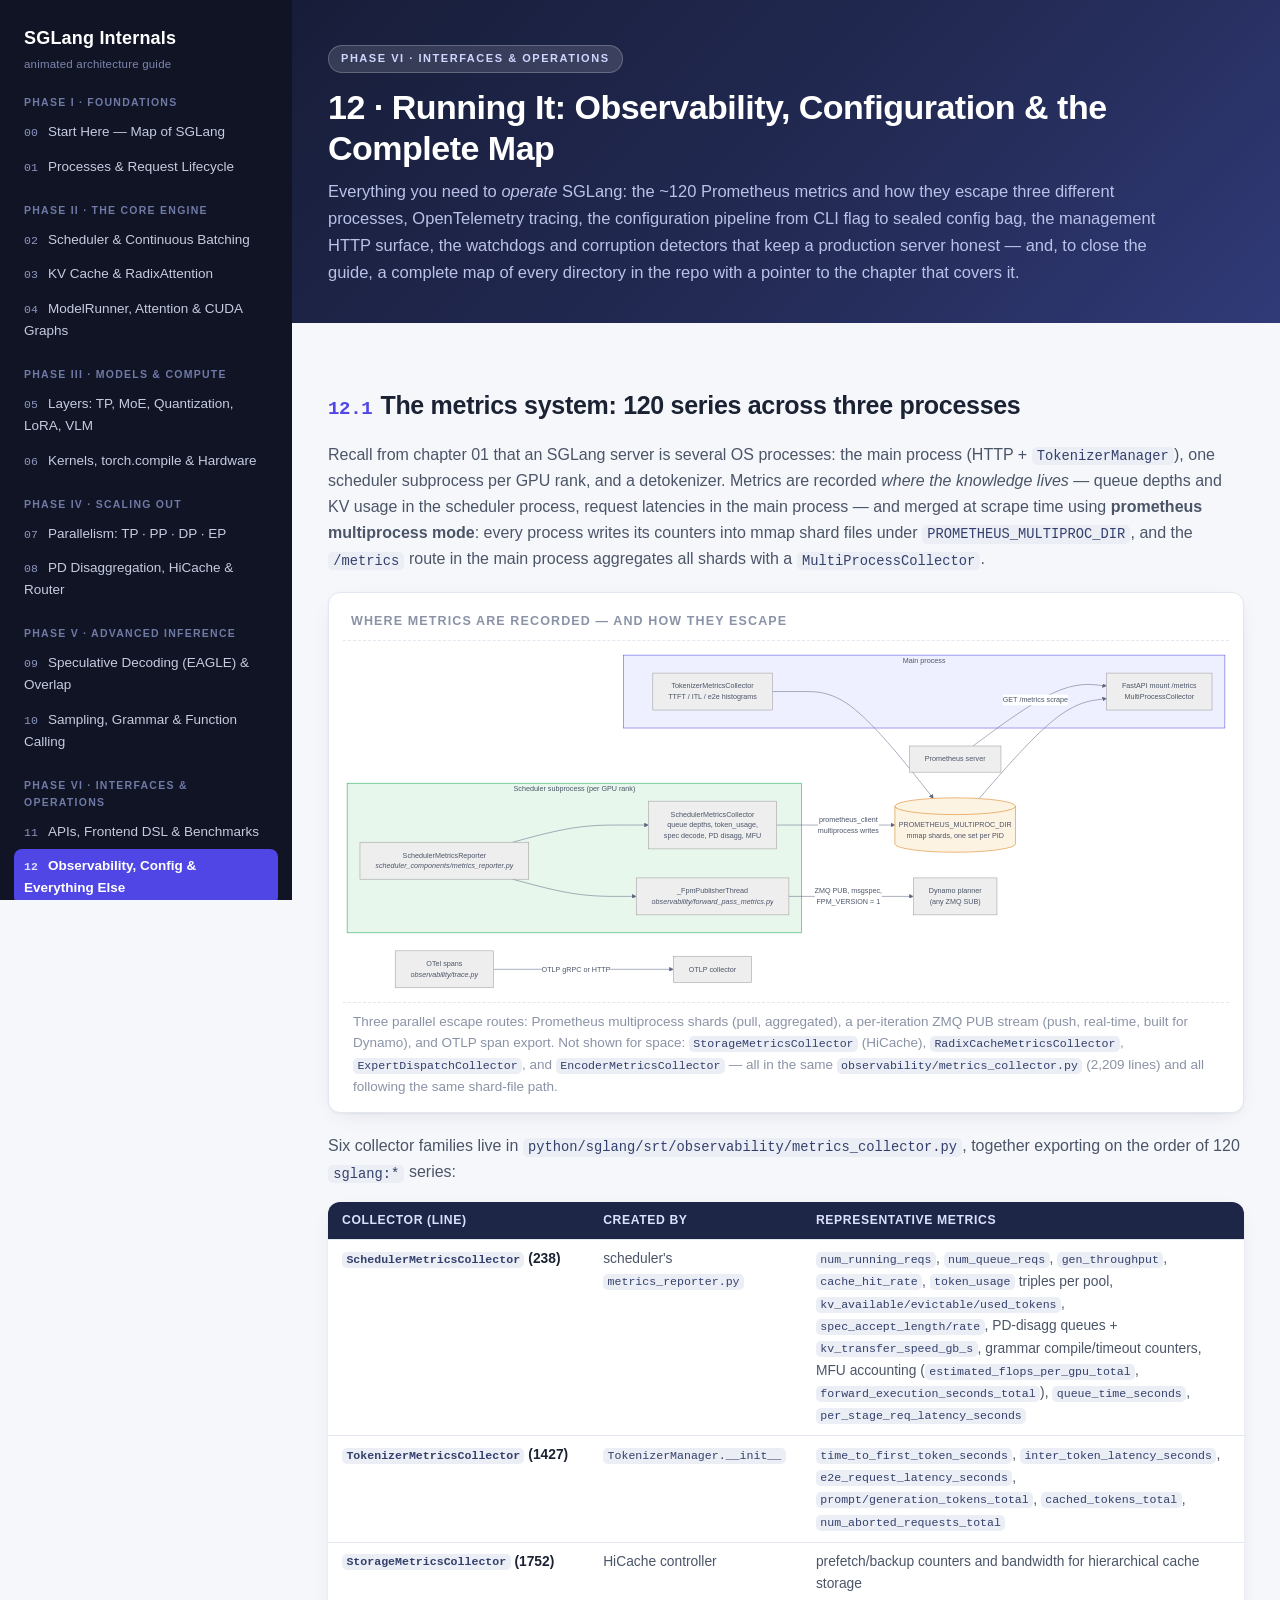
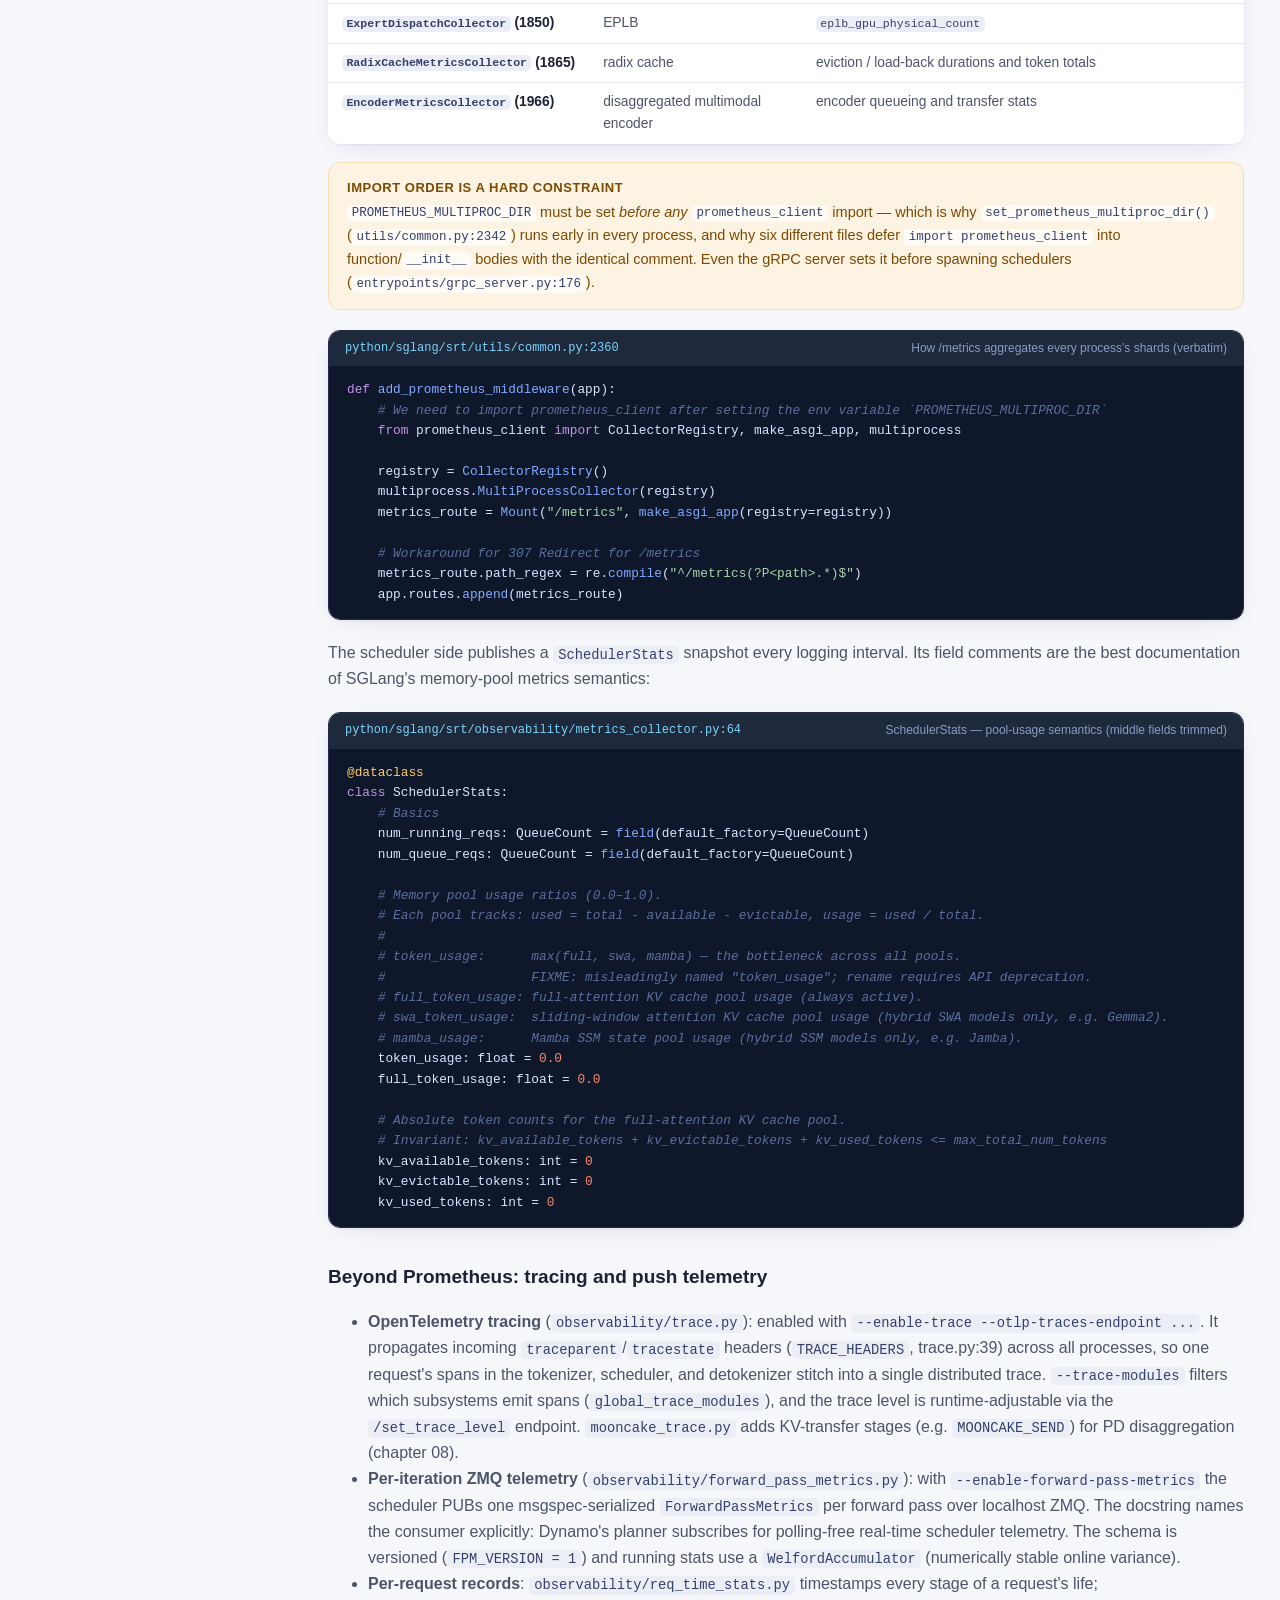
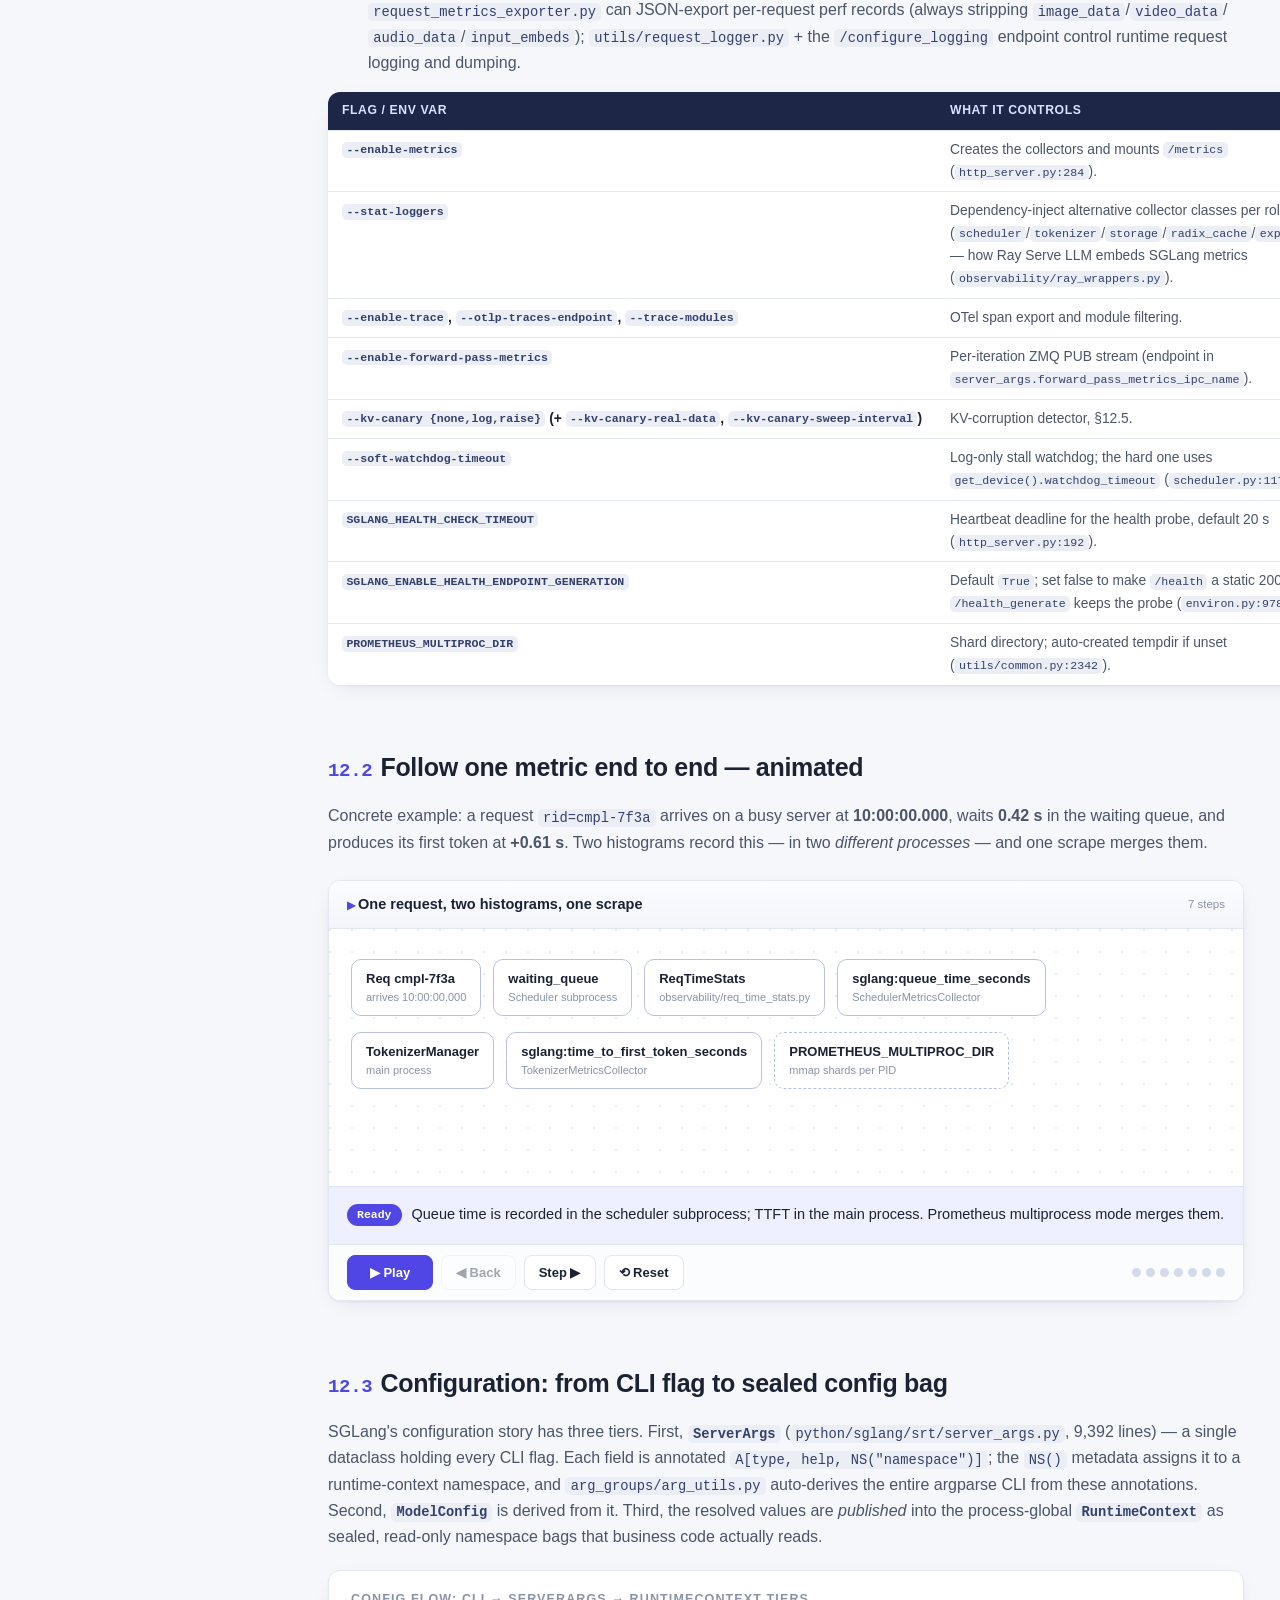
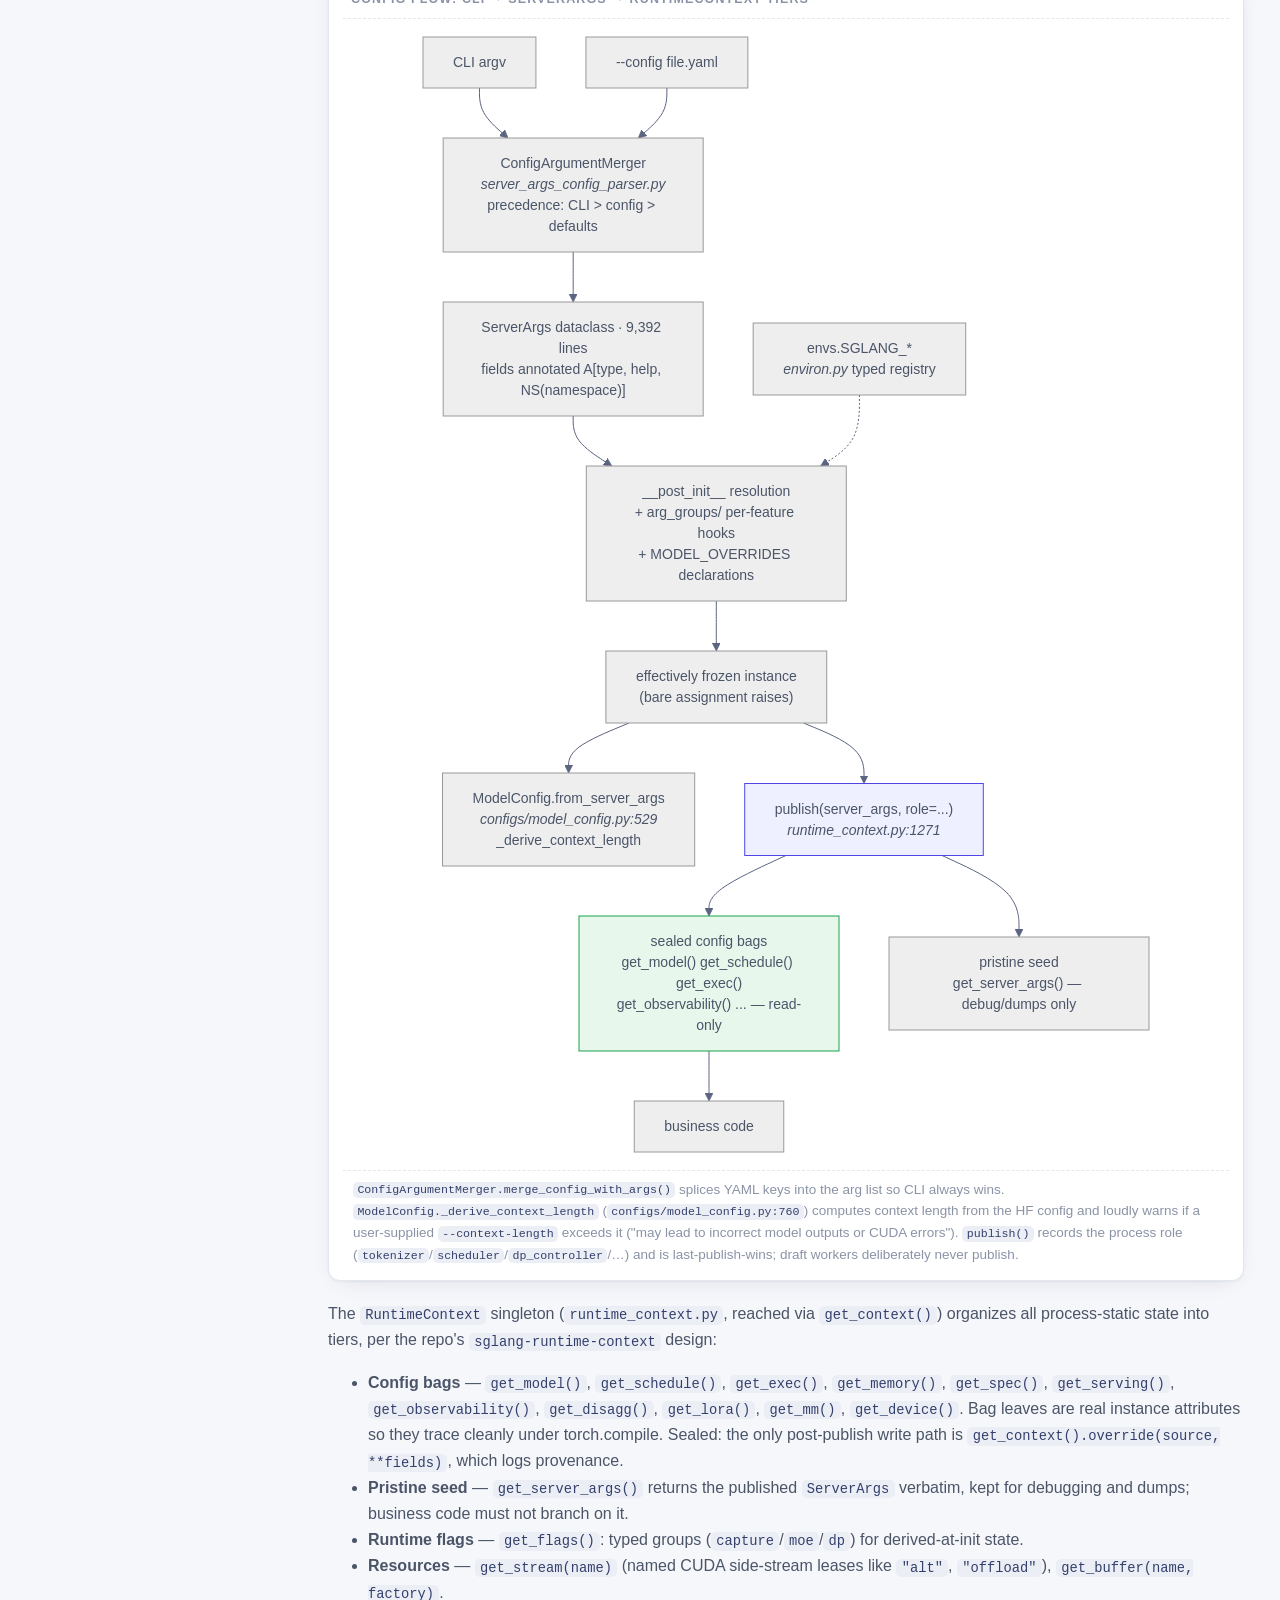
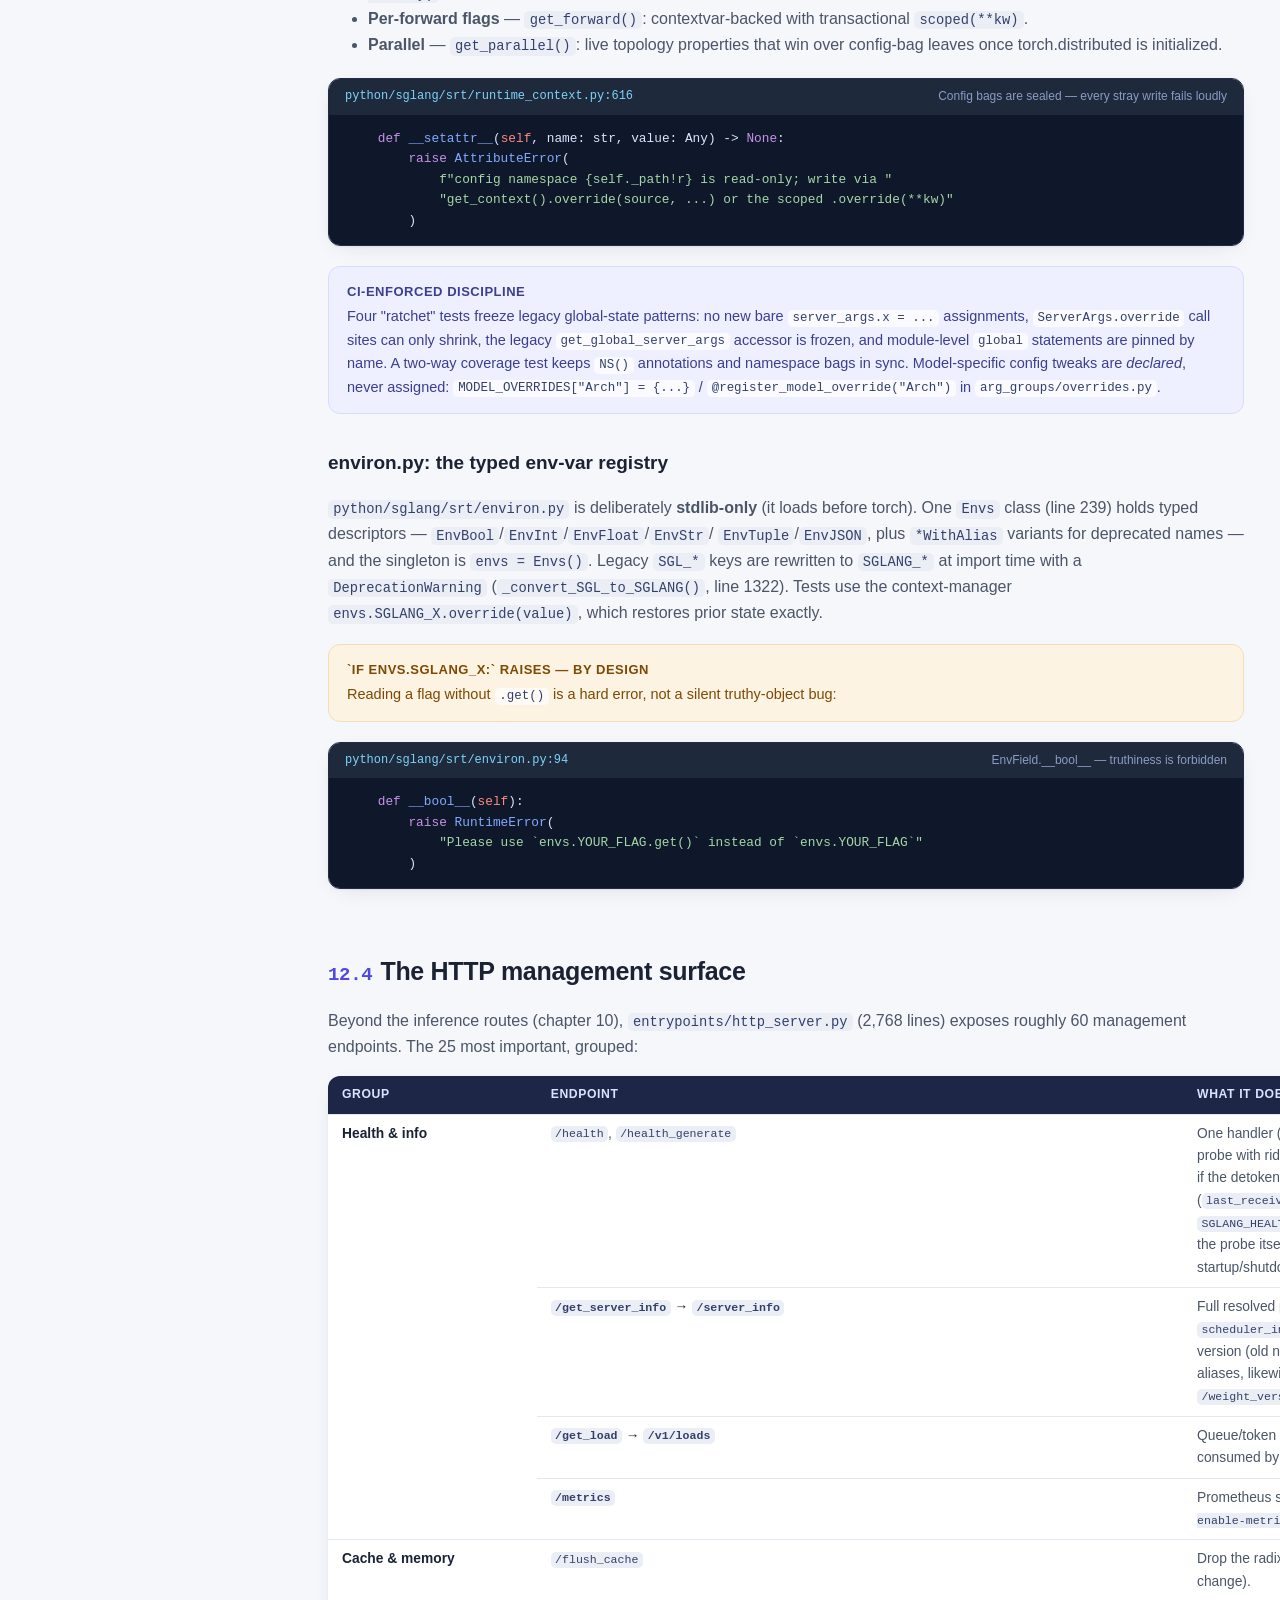
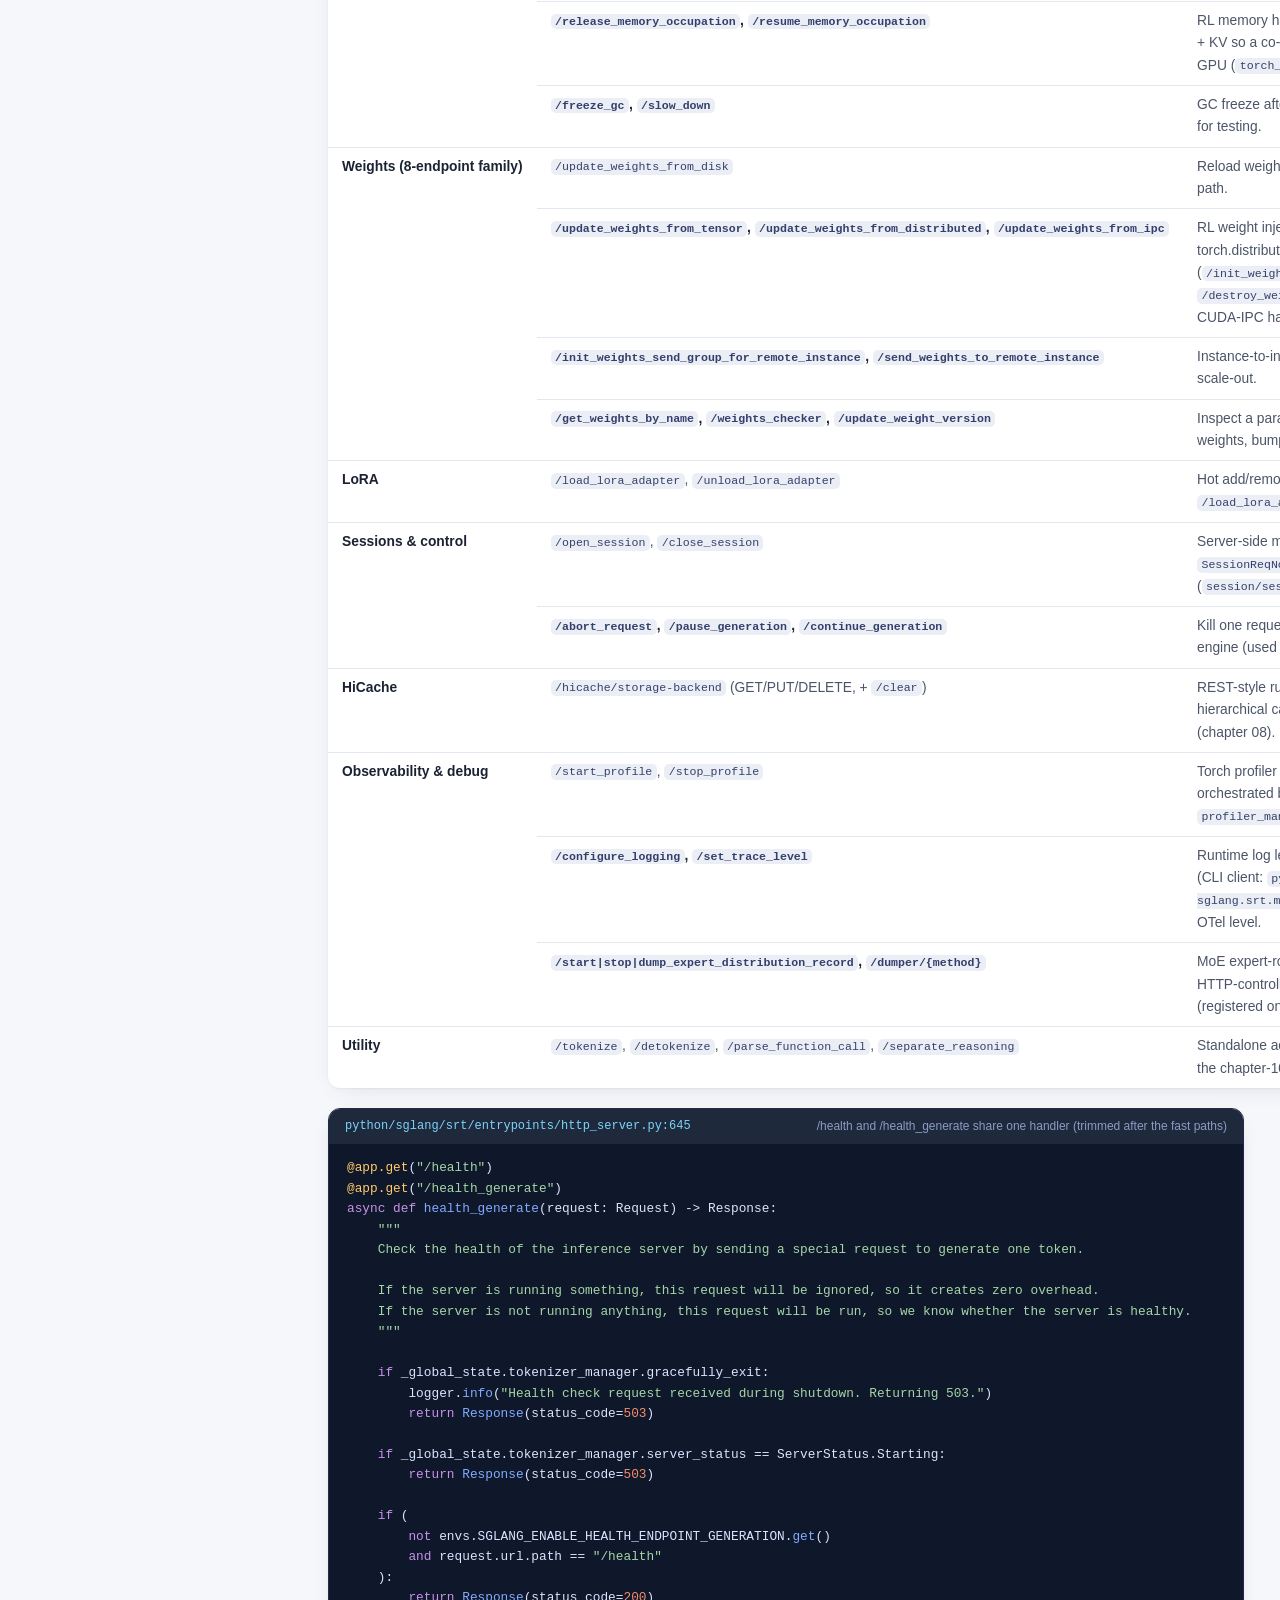
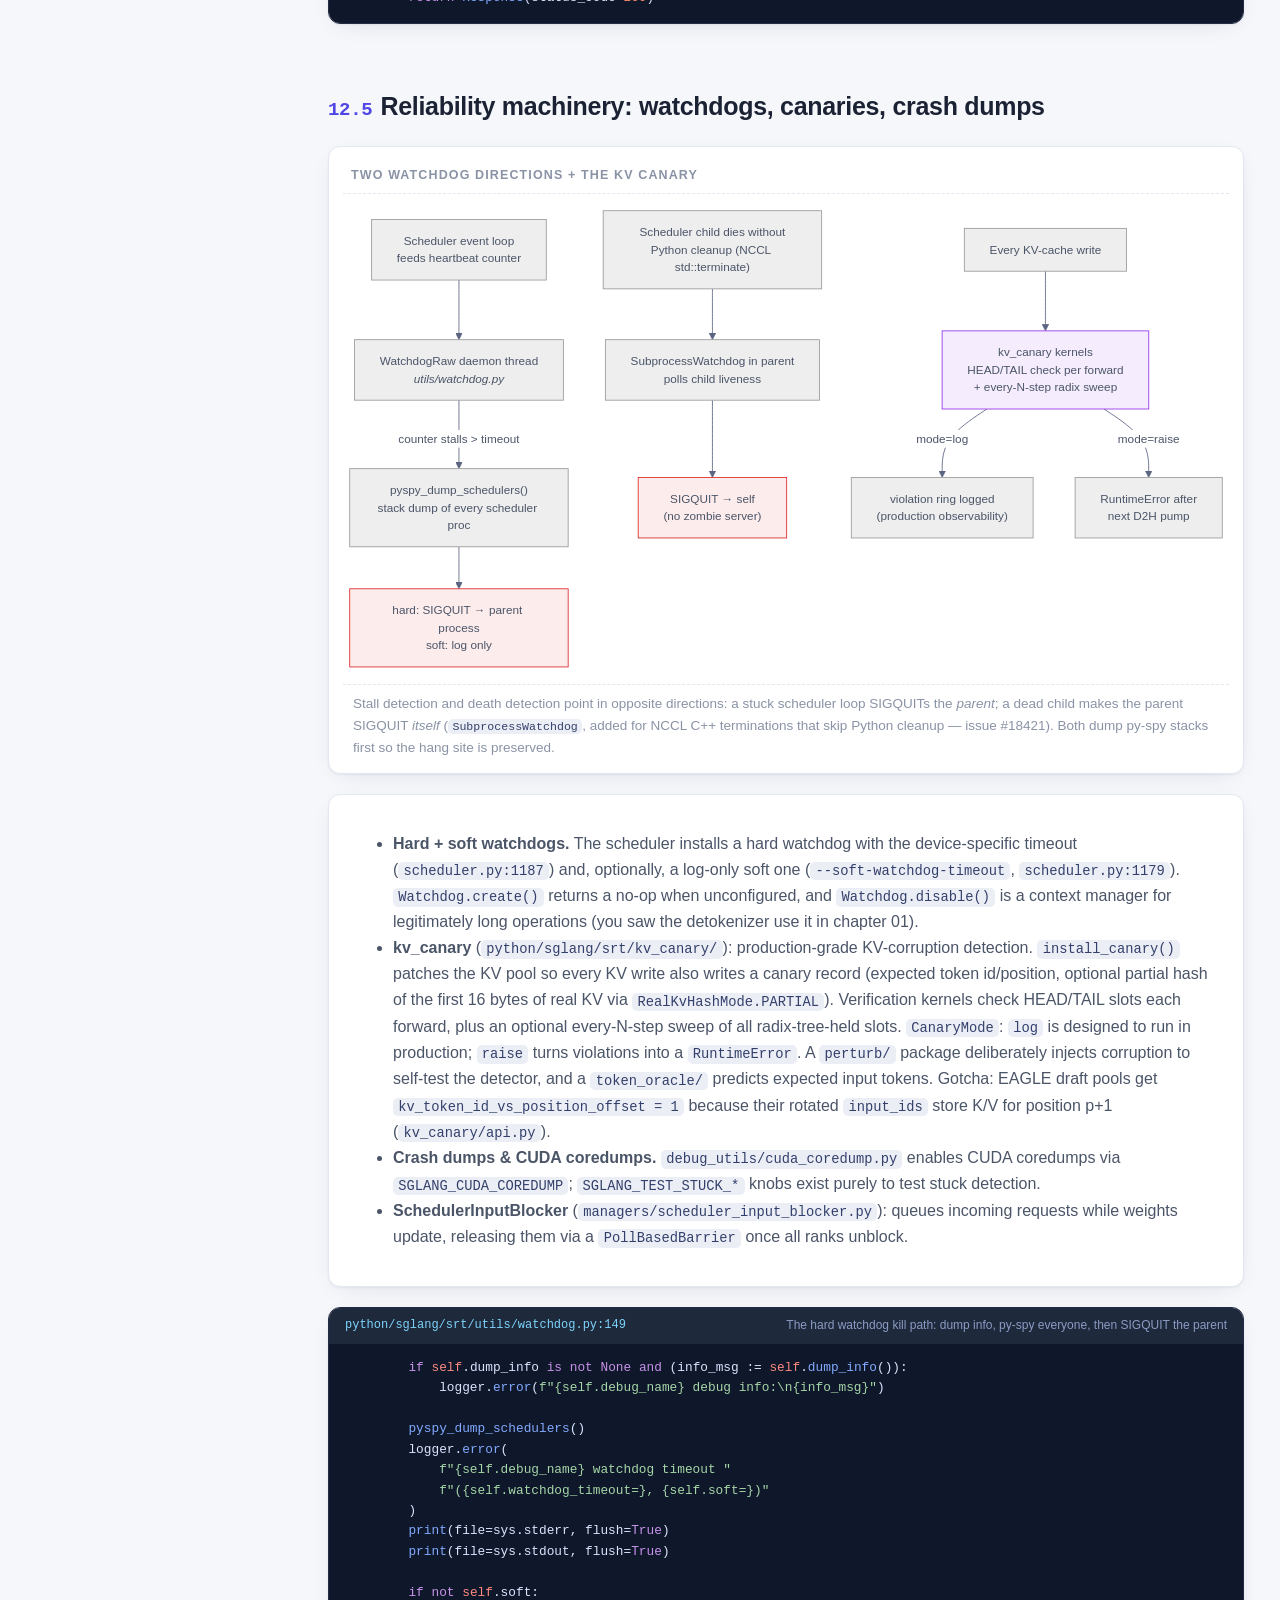
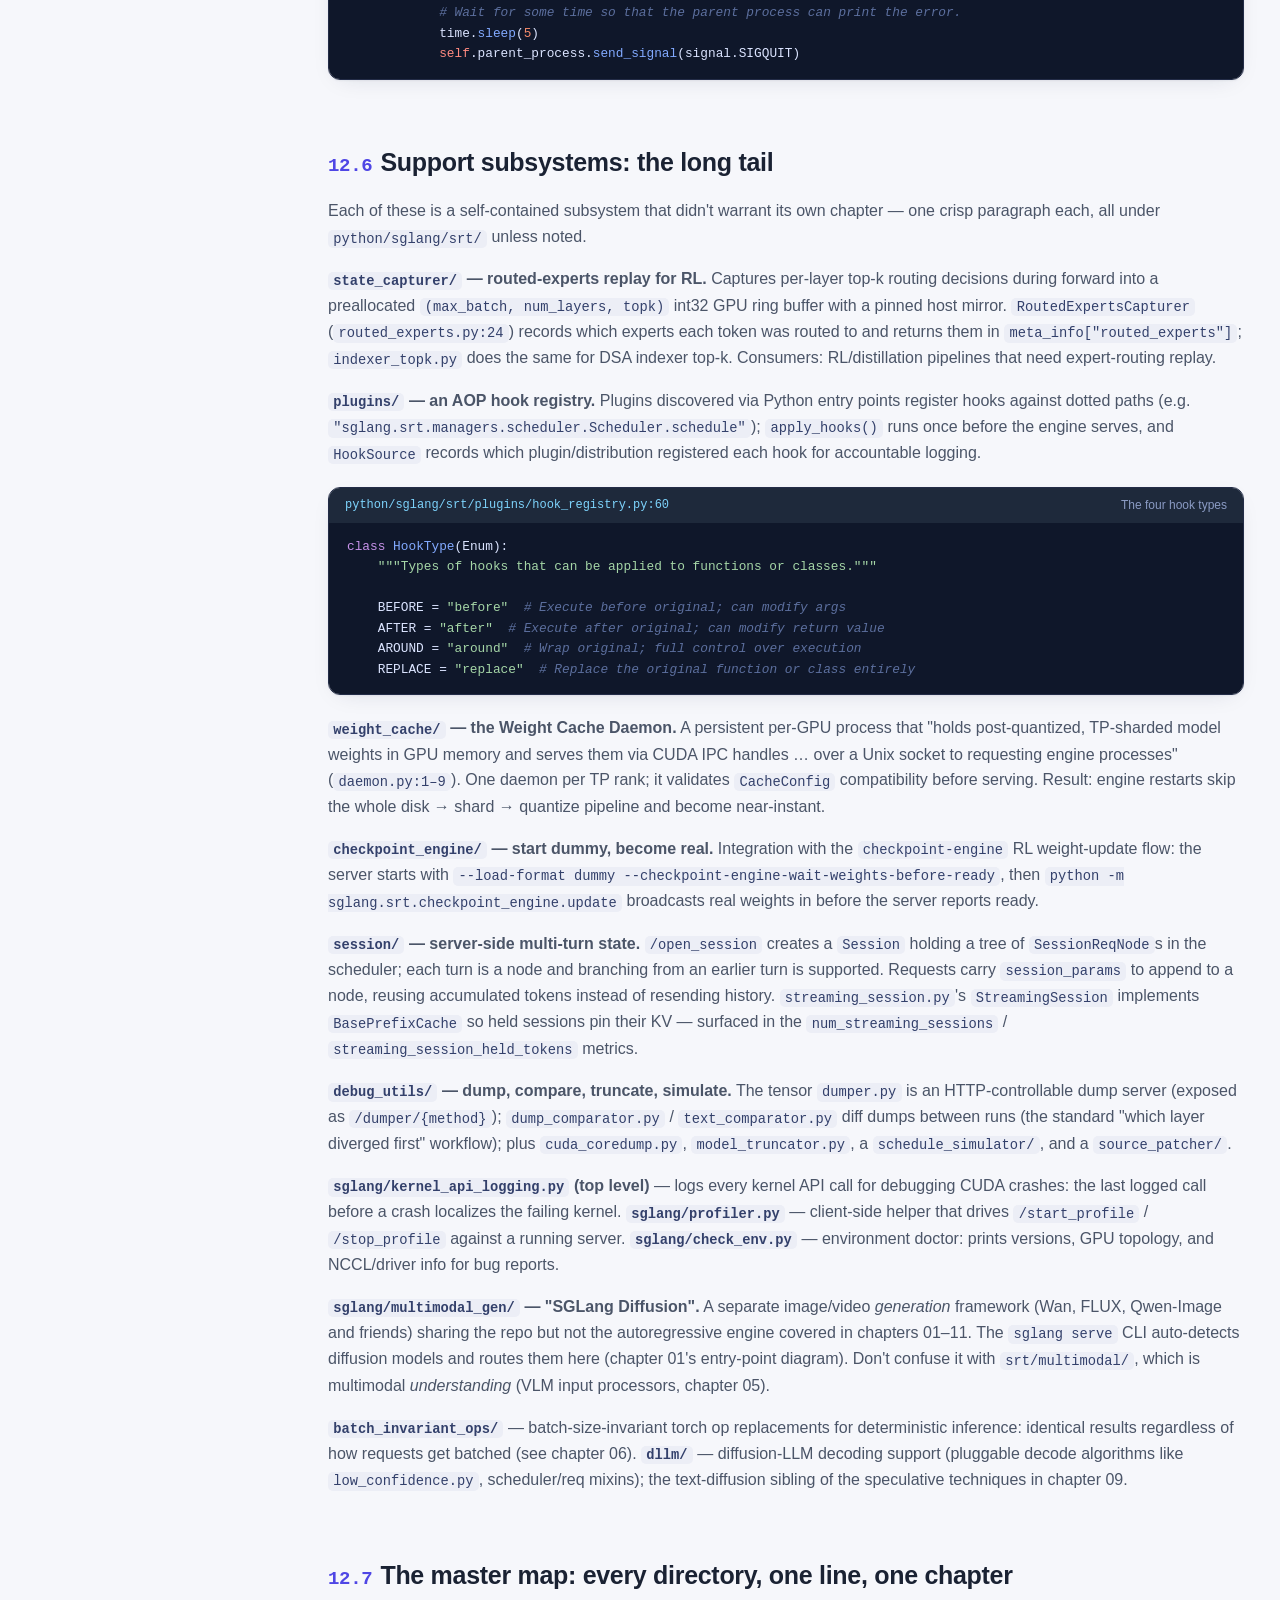
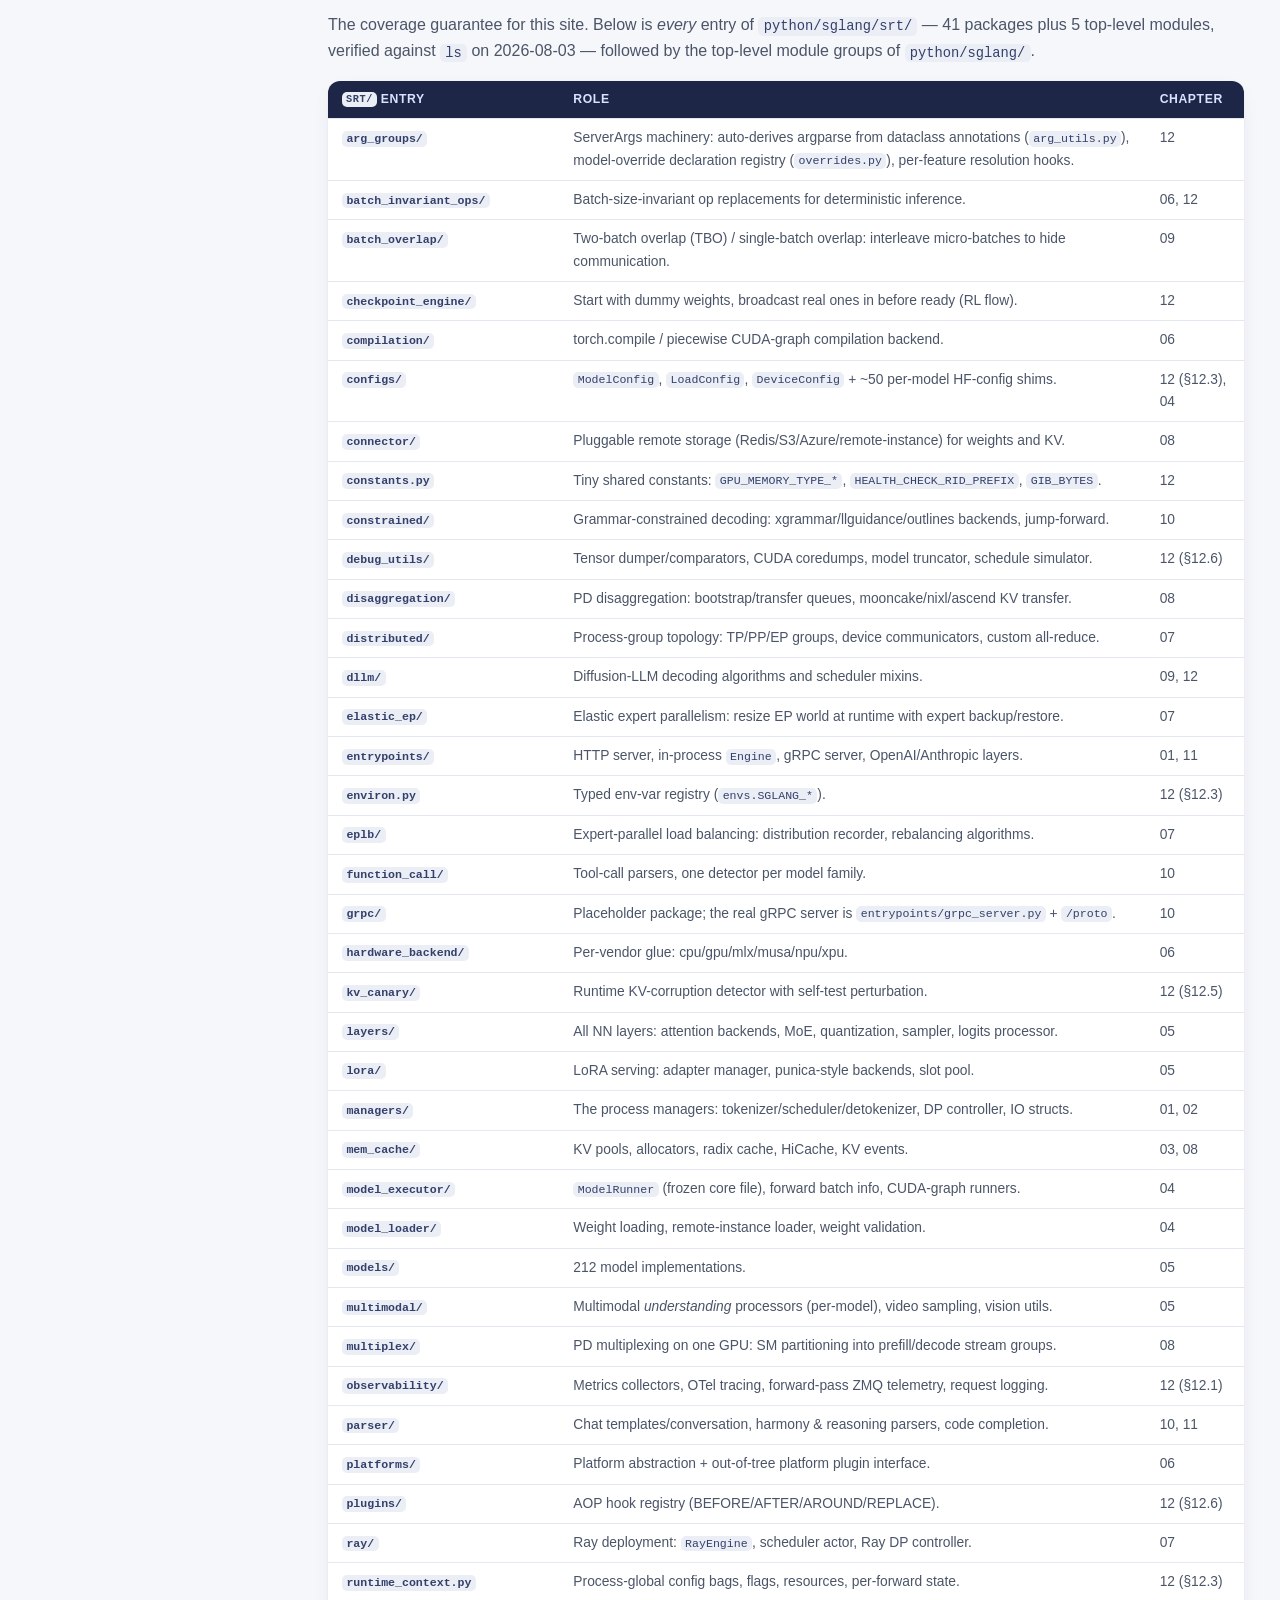
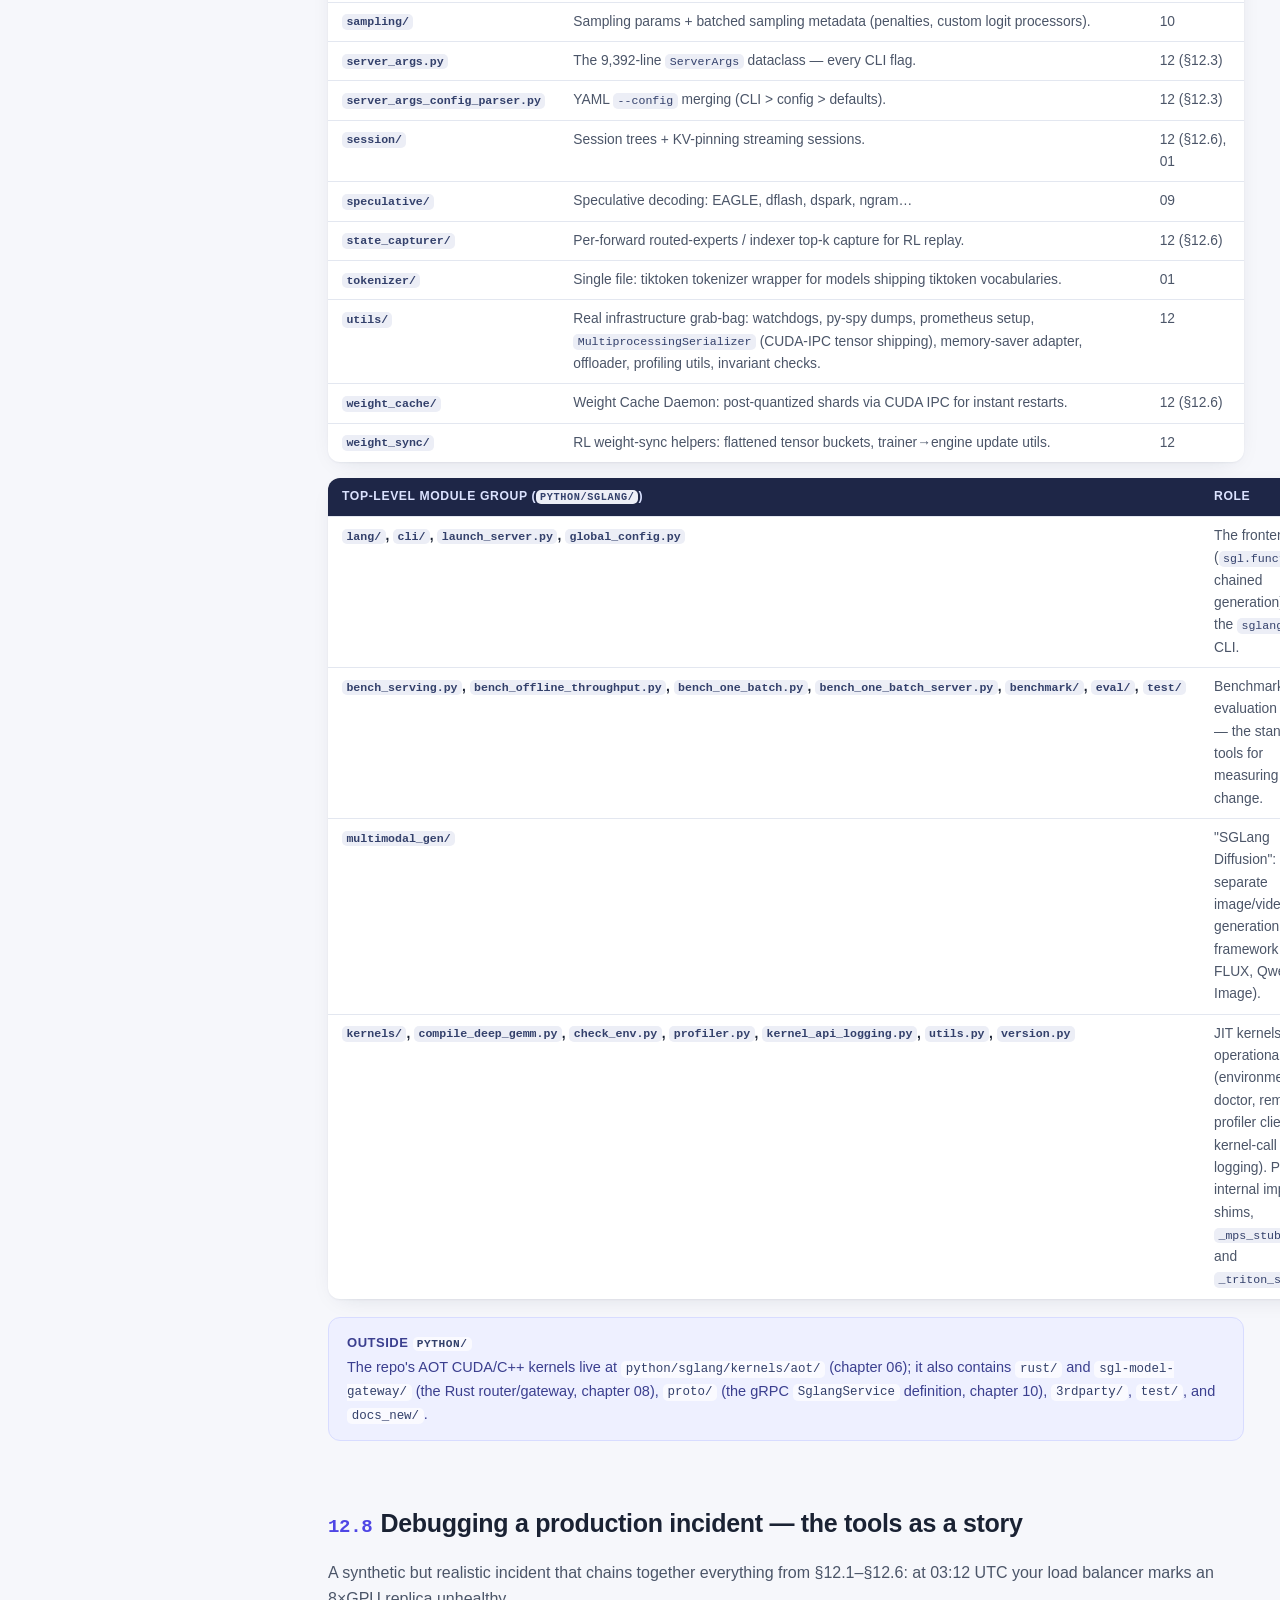
<file: architecture-viz/12-observability.html>
<!DOCTYPE html>
<html lang="en">
<head>
<meta charset="utf-8">
<meta name="viewport" content="width=device-width, initial-scale=1">
<title>12 · Observability, Config &amp; Everything Else — SGLang Internals</title>
<link rel="stylesheet" href="assets/style.css">
<script src="assets/mermaid.min.js"></script>
<script src="assets/viz.js"></script>
</head>
<body>
<div class="layout">
<main>
  <div class="page-hero"><div class="content">
    <span class="phase-badge">Phase VI · Interfaces &amp; Operations</span>
    <h1>12 · Running It: Observability, Configuration &amp; the Complete Map</h1>
    <p class="lede">
      Everything you need to <em>operate</em> SGLang: the ~120 Prometheus metrics and how they
      escape three different processes, OpenTelemetry tracing, the configuration pipeline from
      CLI flag to sealed config bag, the management HTTP surface, the watchdogs and corruption
      detectors that keep a production server honest — and, to close the guide, a complete map
      of every directory in the repo with a pointer to the chapter that covers it.
    </p>
  </div></div>

  <div class="content">

  <h2><span class="sec-num">12.1</span>The metrics system: 120 series across three processes</h2>
  <p>
    Recall from chapter 01 that an SGLang server is several OS processes: the main process
    (HTTP + <code>TokenizerManager</code>), one scheduler subprocess per GPU rank, and a
    detokenizer. Metrics are recorded <em>where the knowledge lives</em> — queue depths and KV
    usage in the scheduler process, request latencies in the main process — and merged at scrape
    time using <b>prometheus multiprocess mode</b>: every process writes its counters into mmap
    shard files under <code>PROMETHEUS_MULTIPROC_DIR</code>, and the <code>/metrics</code> route
    in the main process aggregates all shards with a <code>MultiProcessCollector</code>.
  </p>

  <div class="diagram">
    <div class="dg-title">WHERE METRICS ARE RECORDED — AND HOW THEY ESCAPE</div>
    <pre class="mermaid">
flowchart LR
  subgraph sched ["Scheduler subprocess (per GPU rank)"]
    rep["SchedulerMetricsReporter<br/><i>scheduler_components/metrics_reporter.py</i>"]
    smc["SchedulerMetricsCollector<br/>queue depths, token_usage,<br/>spec decode, PD disagg, MFU"]
    fpm["_FpmPublisherThread<br/><i>observability/forward_pass_metrics.py</i>"]
    rep --> smc
    rep --> fpm
  end
  subgraph main ["Main process"]
    tmc["TokenizerMetricsCollector<br/>TTFT / ITL / e2e histograms"]
    api["FastAPI mount /metrics<br/>MultiProcessCollector"]
  end
  dir[("PROMETHEUS_MULTIPROC_DIR<br/>mmap shards, one set per PID")]
  smc -- "prometheus_client<br/>multiprocess writes" --> dir
  tmc --> dir
  dir --> api
  prom["Prometheus server"] -- "GET /metrics scrape" --> api
  fpm -- "ZMQ PUB, msgspec,<br/>FPM_VERSION = 1" --> dyn["Dynamo planner<br/>(any ZMQ SUB)"]
  trc["OTel spans<br/><i>observability/trace.py</i>"] -- "OTLP gRPC or HTTP" --> col["OTLP collector"]
  style sched fill:#e7f7ec,stroke:#16a34a
  style main fill:#eef0ff,stroke:#4f46e5
  style dir fill:#fdf3e3,stroke:#d97706
    </pre>
    <div class="dg-caption">
      Three parallel escape routes: Prometheus multiprocess shards (pull, aggregated),
      a per-iteration ZMQ PUB stream (push, real-time, built for Dynamo), and OTLP span export.
      Not shown for space: <code>StorageMetricsCollector</code> (HiCache),
      <code>RadixCacheMetricsCollector</code>, <code>ExpertDispatchCollector</code>, and
      <code>EncoderMetricsCollector</code> — all in the same
      <code>observability/metrics_collector.py</code> (2,209 lines) and all following the same
      shard-file path.
    </div>
  </div>

  <p>
    Six collector families live in <code>python/sglang/srt/observability/metrics_collector.py</code>,
    together exporting on the order of 120 <code>sglang:*</code> series:
  </p>
  <table class="tbl">
    <tr><th>Collector (line)</th><th>Created by</th><th>Representative metrics</th></tr>
    <tr><td><code>SchedulerMetricsCollector</code> (238)</td><td>scheduler's <code>metrics_reporter.py</code></td>
      <td><code>num_running_reqs</code>, <code>num_queue_reqs</code>, <code>gen_throughput</code>,
      <code>cache_hit_rate</code>, <code>token_usage</code> triples per pool,
      <code>kv_available/evictable/used_tokens</code>, <code>spec_accept_length/rate</code>,
      PD-disagg queues + <code>kv_transfer_speed_gb_s</code>, grammar compile/timeout counters,
      MFU accounting (<code>estimated_flops_per_gpu_total</code>, <code>forward_execution_seconds_total</code>),
      <code>queue_time_seconds</code>, <code>per_stage_req_latency_seconds</code></td></tr>
    <tr><td><code>TokenizerMetricsCollector</code> (1427)</td><td><code>TokenizerManager.__init__</code></td>
      <td><code>time_to_first_token_seconds</code>, <code>inter_token_latency_seconds</code>,
      <code>e2e_request_latency_seconds</code>, <code>prompt/generation_tokens_total</code>,
      <code>cached_tokens_total</code>, <code>num_aborted_requests_total</code></td></tr>
    <tr><td><code>StorageMetricsCollector</code> (1752)</td><td>HiCache controller</td>
      <td>prefetch/backup counters and bandwidth for hierarchical cache storage</td></tr>
    <tr><td><code>ExpertDispatchCollector</code> (1850)</td><td>EPLB</td>
      <td><code>eplb_gpu_physical_count</code></td></tr>
    <tr><td><code>RadixCacheMetricsCollector</code> (1865)</td><td>radix cache</td>
      <td>eviction / load-back durations and token totals</td></tr>
    <tr><td><code>EncoderMetricsCollector</code> (1966)</td><td>disaggregated multimodal encoder</td>
      <td>encoder queueing and transfer stats</td></tr>
  </table>

  <div class="callout warn"><span class="co-title">Import order is a hard constraint</span>
    <code>PROMETHEUS_MULTIPROC_DIR</code> must be set <em>before any</em>
    <code>prometheus_client</code> import — which is why
    <code>set_prometheus_multiproc_dir()</code> (<code>utils/common.py:2342</code>) runs early in
    every process, and why six different files defer
    <code>import prometheus_client</code> into function/<code>__init__</code> bodies with the
    identical comment. Even the gRPC server sets it before spawning schedulers
    (<code>entrypoints/grpc_server.py:176</code>).
  </div>

  <div class="snippet" data-lang="python" data-file="python/sglang/srt/utils/common.py:2360"
       data-desc="How /metrics aggregates every process's shards (verbatim)">
<pre>
def add_prometheus_middleware(app):
    # We need to import prometheus_client after setting the env variable `PROMETHEUS_MULTIPROC_DIR`
    from prometheus_client import CollectorRegistry, make_asgi_app, multiprocess

    registry = CollectorRegistry()
    multiprocess.MultiProcessCollector(registry)
    metrics_route = Mount("/metrics", make_asgi_app(registry=registry))

    # Workaround for 307 Redirect for /metrics
    metrics_route.path_regex = re.compile("^/metrics(?P&lt;path>.*)$")
    app.routes.append(metrics_route)
</pre>
  </div>

  <p>
    The scheduler side publishes a <code>SchedulerStats</code> snapshot every logging interval.
    Its field comments are the best documentation of SGLang's memory-pool metrics semantics:
  </p>

  <div class="snippet" data-lang="python" data-file="python/sglang/srt/observability/metrics_collector.py:64"
       data-desc="SchedulerStats — pool-usage semantics (middle fields trimmed)">
<pre>
@dataclass
class SchedulerStats:
    # Basics
    num_running_reqs: QueueCount = field(default_factory=QueueCount)
    num_queue_reqs: QueueCount = field(default_factory=QueueCount)

    # Memory pool usage ratios (0.0–1.0).
    # Each pool tracks: used = total - available - evictable, usage = used / total.
    #
    # token_usage:      max(full, swa, mamba) — the bottleneck across all pools.
    #                   FIXME: misleadingly named "token_usage"; rename requires API deprecation.
    # full_token_usage: full-attention KV cache pool usage (always active).
    # swa_token_usage:  sliding-window attention KV cache pool usage (hybrid SWA models only, e.g. Gemma2).
    # mamba_usage:      Mamba SSM state pool usage (hybrid SSM models only, e.g. Jamba).
    token_usage: float = 0.0
    full_token_usage: float = 0.0

    # Absolute token counts for the full-attention KV cache pool.
    # Invariant: kv_available_tokens + kv_evictable_tokens + kv_used_tokens &lt;= max_total_num_tokens
    kv_available_tokens: int = 0
    kv_evictable_tokens: int = 0
    kv_used_tokens: int = 0
</pre>
  </div>

  <h3>Beyond Prometheus: tracing and push telemetry</h3>
  <ul>
    <li><b>OpenTelemetry tracing</b> (<code>observability/trace.py</code>): enabled with
      <code>--enable-trace --otlp-traces-endpoint ...</code>. It propagates incoming
      <code>traceparent</code>/<code>tracestate</code> headers
      (<code>TRACE_HEADERS</code>, trace.py:39) across all processes, so one request's spans in
      the tokenizer, scheduler, and detokenizer stitch into a single distributed trace.
      <code>--trace-modules</code> filters which subsystems emit spans
      (<code>global_trace_modules</code>), and the trace level is runtime-adjustable via the
      <code>/set_trace_level</code> endpoint. <code>mooncake_trace.py</code> adds KV-transfer
      stages (e.g. <code>MOONCAKE_SEND</code>) for PD disaggregation (chapter 08).</li>
    <li><b>Per-iteration ZMQ telemetry</b> (<code>observability/forward_pass_metrics.py</code>):
      with <code>--enable-forward-pass-metrics</code> the scheduler PUBs one msgspec-serialized
      <code>ForwardPassMetrics</code> per forward pass over localhost ZMQ. The docstring names the
      consumer explicitly: Dynamo's planner subscribes for polling-free real-time scheduler
      telemetry. The schema is versioned (<code>FPM_VERSION = 1</code>) and running stats use a
      <code>WelfordAccumulator</code> (numerically stable online variance).</li>
    <li><b>Per-request records</b>: <code>observability/req_time_stats.py</code> timestamps every
      stage of a request's life; <code>request_metrics_exporter.py</code> can JSON-export
      per-request perf records (always stripping <code>image_data</code>/<code>video_data</code>/
      <code>audio_data</code>/<code>input_embeds</code>); <code>utils/request_logger.py</code> +
      the <code>/configure_logging</code> endpoint control runtime request logging and dumping.</li>
  </ul>

  <table class="tbl">
    <tr><th>Flag / env var</th><th>What it controls</th></tr>
    <tr><td><code>--enable-metrics</code></td><td>Creates the collectors and mounts <code>/metrics</code> (<code>http_server.py:284</code>).</td></tr>
    <tr><td><code>--stat-loggers</code></td><td>Dependency-inject alternative collector classes per role (<code>scheduler</code>/<code>tokenizer</code>/<code>storage</code>/<code>radix_cache</code>/<code>expert_dispatch</code>) — how Ray Serve LLM embeds SGLang metrics (<code>observability/ray_wrappers.py</code>).</td></tr>
    <tr><td><code>--enable-trace</code>, <code>--otlp-traces-endpoint</code>, <code>--trace-modules</code></td><td>OTel span export and module filtering.</td></tr>
    <tr><td><code>--enable-forward-pass-metrics</code></td><td>Per-iteration ZMQ PUB stream (endpoint in <code>server_args.forward_pass_metrics_ipc_name</code>).</td></tr>
    <tr><td><code>--kv-canary {none,log,raise}</code> (+ <code>--kv-canary-real-data</code>, <code>--kv-canary-sweep-interval</code>)</td><td>KV-corruption detector, §12.5.</td></tr>
    <tr><td><code>--soft-watchdog-timeout</code></td><td>Log-only stall watchdog; the hard one uses <code>get_device().watchdog_timeout</code> (<code>scheduler.py:1178–1187</code>).</td></tr>
    <tr><td><code>SGLANG_HEALTH_CHECK_TIMEOUT</code></td><td>Heartbeat deadline for the health probe, default 20 s (<code>http_server.py:192</code>).</td></tr>
    <tr><td><code>SGLANG_ENABLE_HEALTH_ENDPOINT_GENERATION</code></td><td>Default <code>True</code>; set false to make <code>/health</code> a static 200 while <code>/health_generate</code> keeps the probe (<code>environ.py:978</code>).</td></tr>
    <tr><td><code>PROMETHEUS_MULTIPROC_DIR</code></td><td>Shard directory; auto-created tempdir if unset (<code>utils/common.py:2342</code>).</td></tr>
  </table>

  <h2><span class="sec-num">12.2</span>Follow one metric end to end — animated</h2>
  <p>
    Concrete example: a request <code>rid=cmpl-7f3a</code> arrives on a busy server at
    <b>10:00:00.000</b>, waits <b>0.42 s</b> in the waiting queue, and produces its first token
    at <b>+0.61 s</b>. Two histograms record this — in two <em>different processes</em> — and one
    scrape merges them.
  </p>

  <div class="stepper" id="st-metric">
    <div class="st-scene">
      <div class="sc-row" style="gap:12px">
        <div class="sc-box" id="mt-req">Req cmpl-7f3a<small>arrives 10:00:00.000</small></div>
        <div class="sc-box" id="mt-queue">waiting_queue<small>Scheduler subprocess</small></div>
        <div class="sc-box" id="mt-rts">ReqTimeStats<small>observability/req_time_stats.py</small></div>
        <div class="sc-box" id="mt-hist">sglang:queue_time_seconds<small>SchedulerMetricsCollector</small></div>
      </div>
      <div class="sc-row" style="gap:12px; margin-top:16px">
        <div class="sc-box" id="mt-tok">TokenizerManager<small>main process</small></div>
        <div class="sc-box" id="mt-ttft">sglang:time_to_first_token_seconds<small>TokenizerMetricsCollector</small></div>
        <div class="sc-box" id="mt-shard" style="border-style:dashed">PROMETHEUS_MULTIPROC_DIR<small>mmap shards per PID</small></div>
      </div>
      <div class="sc-row" style="gap:12px; margin-top:16px">
        <div class="sc-box appear" id="mt-scrape">GET /metrics<small>MultiProcessCollector merge</small></div>
        <div class="sc-box appear" id="mt-dash">Dashboard<small>histogram_quantile(0.9, …)</small></div>
      </div>
    </div>
  </div>

  <h2><span class="sec-num">12.3</span>Configuration: from CLI flag to sealed config bag</h2>
  <p>
    SGLang's configuration story has three tiers. First, <b><code>ServerArgs</code></b>
    (<code>python/sglang/srt/server_args.py</code>, 9,392 lines) — a single dataclass holding
    every CLI flag. Each field is annotated <code>A[type, help, NS("namespace")]</code>; the
    <code>NS()</code> metadata assigns it to a runtime-context namespace, and
    <code>arg_groups/arg_utils.py</code> auto-derives the entire argparse CLI from these
    annotations. Second, <b><code>ModelConfig</code></b> is derived from it. Third, the resolved
    values are <em>published</em> into the process-global <b><code>RuntimeContext</code></b> as
    sealed, read-only namespace bags that business code actually reads.
  </p>

  <div class="diagram">
    <div class="dg-title">CONFIG FLOW: CLI → SERVERARGS → RUNTIMECONTEXT TIERS</div>
    <pre class="mermaid">
flowchart TB
  cli["CLI argv"] --> merger
  yaml["--config file.yaml"] --> merger["ConfigArgumentMerger<br/><i>server_args_config_parser.py</i><br/>precedence: CLI &gt; config &gt; defaults"]
  merger --> sa["ServerArgs dataclass · 9,392 lines<br/>fields annotated A[type, help, NS(namespace)]"]
  sa --> post["__post_init__ resolution<br/>+ arg_groups/ per-feature hooks<br/>+ MODEL_OVERRIDES declarations"]
  post --> frozen["effectively frozen instance<br/>(bare assignment raises)"]
  frozen --> mc["ModelConfig.from_server_args<br/><i>configs/model_config.py:529</i><br/>_derive_context_length"]
  frozen --> pub["publish(server_args, role=...)<br/><i>runtime_context.py:1271</i>"]
  pub --> bags["sealed config bags<br/>get_model() get_schedule() get_exec()<br/>get_observability() ... — read-only"]
  pub --> seed["pristine seed<br/>get_server_args() — debug/dumps only"]
  bags --> code["business code"]
  env["envs.SGLANG_*<br/><i>environ.py</i> typed registry"] -.-> post
  style pub fill:#eef0ff,stroke:#4f46e5
  style bags fill:#e7f7ec,stroke:#16a34a
    </pre>
    <div class="dg-caption">
      <code>ConfigArgumentMerger.merge_config_with_args()</code> splices YAML keys into the arg
      list so CLI always wins. <code>ModelConfig._derive_context_length</code>
      (<code>configs/model_config.py:760</code>) computes context length from the HF config and
      loudly warns if a user-supplied <code>--context-length</code> exceeds it ("may lead to
      incorrect model outputs or CUDA errors"). <code>publish()</code> records the process role
      (<code>tokenizer</code>/<code>scheduler</code>/<code>dp_controller</code>/…) and is
      last-publish-wins; draft workers deliberately never publish.
    </div>
  </div>

  <p>
    The <code>RuntimeContext</code> singleton (<code>runtime_context.py</code>, reached via
    <code>get_context()</code>) organizes all process-static state into tiers, per the
    repo's <code>sglang-runtime-context</code> design:
  </p>
  <ul>
    <li><b>Config bags</b> — <code>get_model()</code>, <code>get_schedule()</code>,
      <code>get_exec()</code>, <code>get_memory()</code>, <code>get_spec()</code>,
      <code>get_serving()</code>, <code>get_observability()</code>, <code>get_disagg()</code>,
      <code>get_lora()</code>, <code>get_mm()</code>, <code>get_device()</code>. Bag leaves are
      real instance attributes so they trace cleanly under torch.compile. Sealed: the only
      post-publish write path is <code>get_context().override(source, **fields)</code>, which
      logs provenance.</li>
    <li><b>Pristine seed</b> — <code>get_server_args()</code> returns the published
      <code>ServerArgs</code> verbatim, kept for debugging and dumps; business code must not
      branch on it.</li>
    <li><b>Runtime flags</b> — <code>get_flags()</code>: typed groups
      (<code>capture</code>/<code>moe</code>/<code>dp</code>) for derived-at-init state.</li>
    <li><b>Resources</b> — <code>get_stream(name)</code> (named CUDA side-stream leases like
      <code>"alt"</code>, <code>"offload"</code>), <code>get_buffer(name, factory)</code>.</li>
    <li><b>Per-forward flags</b> — <code>get_forward()</code>: contextvar-backed with
      transactional <code>scoped(**kw)</code>.</li>
    <li><b>Parallel</b> — <code>get_parallel()</code>: live topology properties that win over
      config-bag leaves once torch.distributed is initialized.</li>
  </ul>

  <div class="snippet" data-lang="python" data-file="python/sglang/srt/runtime_context.py:616"
       data-desc="Config bags are sealed — every stray write fails loudly">
<pre>
    def __setattr__(self, name: str, value: Any) -> None:
        raise AttributeError(
            f"config namespace {self._path!r} is read-only; write via "
            "get_context().override(source, ...) or the scoped .override(**kw)"
        )
</pre>
  </div>

  <div class="callout note"><span class="co-title">CI-enforced discipline</span>
    Four "ratchet" tests freeze legacy global-state patterns: no new bare
    <code>server_args.x = ...</code> assignments, <code>ServerArgs.override</code> call sites can
    only shrink, the legacy <code>get_global_server_args</code> accessor is frozen, and
    module-level <code>global</code> statements are pinned by name. A two-way coverage test keeps
    <code>NS()</code> annotations and namespace bags in sync. Model-specific config tweaks are
    <em>declared</em>, never assigned: <code>MODEL_OVERRIDES["Arch"] = {...}</code> /
    <code>@register_model_override("Arch")</code> in <code>arg_groups/overrides.py</code>.
  </div>

  <h3>environ.py: the typed env-var registry</h3>
  <p>
    <code>python/sglang/srt/environ.py</code> is deliberately <b>stdlib-only</b> (it loads before
    torch). One <code>Envs</code> class (line 239) holds typed descriptors —
    <code>EnvBool</code>/<code>EnvInt</code>/<code>EnvFloat</code>/<code>EnvStr</code>/
    <code>EnvTuple</code>/<code>EnvJSON</code>, plus <code>*WithAlias</code> variants for
    deprecated names — and the singleton is <code>envs = Envs()</code>. Legacy
    <code>SGL_*</code> keys are rewritten to <code>SGLANG_*</code> at import time with a
    <code>DeprecationWarning</code> (<code>_convert_SGL_to_SGLANG()</code>, line 1322). Tests use
    the context-manager <code>envs.SGLANG_X.override(value)</code>, which restores prior state
    exactly.
  </p>

  <div class="callout warn"><span class="co-title">`if envs.SGLANG_X:` raises — by design</span>
    Reading a flag without <code>.get()</code> is a hard error, not a silent truthy-object bug:
  </div>

  <div class="snippet" data-lang="python" data-file="python/sglang/srt/environ.py:94"
       data-desc="EnvField.__bool__ — truthiness is forbidden">
<pre>
    def __bool__(self):
        raise RuntimeError(
            "Please use `envs.YOUR_FLAG.get()` instead of `envs.YOUR_FLAG`"
        )
</pre>
  </div>

  <h2><span class="sec-num">12.4</span>The HTTP management surface</h2>
  <p>
    Beyond the inference routes (chapter 10), <code>entrypoints/http_server.py</code> (2,768
    lines) exposes roughly 60 management endpoints. The 25 most important, grouped:
  </p>

  <table class="tbl">
    <tr><th>Group</th><th>Endpoint</th><th>What it does</th></tr>
    <tr><td rowspan="4">Health &amp; info</td>
      <td><code>/health</code>, <code>/health_generate</code></td>
      <td>One handler (line 645). Submits a 1-token probe with rid prefix <code>HEALTH_CHECK</code>; passes if the detokenizer heartbeat (<code>last_receive_tstamp</code>) advances within <code>SGLANG_HEALTH_CHECK_TIMEOUT</code> (20 s) — the probe itself need not finish. 503 during startup/shutdown or when unhealthy.</td></tr>
    <tr><td><code>/get_server_info</code> → <code>/server_info</code></td><td>Full resolved <code>ServerArgs</code> dict + <code>scheduler_info</code> + per-DP internal states + version (old names kept as deprecated aliases, likewise <code>/model_info</code>, <code>/weight_version</code>).</td></tr>
    <tr><td><code>/get_load</code> → <code>/v1/loads</code></td><td>Queue/token load per DP replica, consumed by routers.</td></tr>
    <tr><td><code>/metrics</code></td><td>Prometheus scrape target (only with <code>--enable-metrics</code>).</td></tr>
    <tr><td rowspan="3">Cache &amp; memory</td>
      <td><code>/flush_cache</code></td><td>Drop the radix cache (e.g. after weights change).</td></tr>
    <tr><td><code>/release_memory_occupation</code>, <code>/resume_memory_occupation</code></td><td>RL memory handoff — free/restore weights + KV so a co-located trainer can use the GPU (<code>torch_memory_saver_adapter</code>).</td></tr>
    <tr><td><code>/freeze_gc</code>, <code>/slow_down</code></td><td>GC freeze after warmup; artificial slowdown for testing.</td></tr>
    <tr><td rowspan="4">Weights (8-endpoint family)</td>
      <td><code>/update_weights_from_disk</code></td><td>Reload weights in place from a checkpoint path.</td></tr>
    <tr><td><code>/update_weights_from_tensor</code>, <code>/update_weights_from_distributed</code>, <code>/update_weights_from_ipc</code></td><td>RL weight injection: serialized tensors, a torch.distributed group (<code>/init_weights_update_group</code> / <code>/destroy_weights_update_group</code>), or CUDA-IPC handles.</td></tr>
    <tr><td><code>/init_weights_send_group_for_remote_instance</code>, <code>/send_weights_to_remote_instance</code></td><td>Instance-to-instance weight cloning for fast scale-out.</td></tr>
    <tr><td><code>/get_weights_by_name</code>, <code>/weights_checker</code>, <code>/update_weight_version</code></td><td>Inspect a parameter, integrity-check weights, bump the served version tag.</td></tr>
    <tr><td>LoRA</td><td><code>/load_lora_adapter</code>, <code>/unload_lora_adapter</code></td><td>Hot add/remove adapters (+ <code>/load_lora_adapter_from_tensors</code>).</td></tr>
    <tr><td rowspan="2">Sessions &amp; control</td>
      <td><code>/open_session</code>, <code>/close_session</code></td><td>Server-side multi-turn state: a <code>SessionReqNode</code> tree in the scheduler (<code>session/session_controller.py</code>).</td></tr>
    <tr><td><code>/abort_request</code>, <code>/pause_generation</code>, <code>/continue_generation</code></td><td>Kill one request; pause/resume the whole engine (used around weight updates).</td></tr>
    <tr><td>HiCache</td><td><code>/hicache/storage-backend</code> (GET/PUT/DELETE, + <code>/clear</code>)</td><td>REST-style runtime management of the hierarchical cache storage backend (chapter 08).</td></tr>
    <tr><td rowspan="3">Observability &amp; debug</td>
      <td><code>/start_profile</code>, <code>/stop_profile</code></td><td>Torch profiler capture on a live server, orchestrated by the scheduler's <code>profiler_manager</code>.</td></tr>
    <tr><td><code>/configure_logging</code>, <code>/set_trace_level</code></td><td>Runtime log level, request logging/dumping (CLI client: <code>python -m sglang.srt.managers.configure_logging</code>); OTel level.</td></tr>
    <tr><td><code>/start|stop|dump_expert_distribution_record</code>, <code>/dumper/{method}</code></td><td>MoE expert-routing stats (chapter 07); HTTP-controllable tensor dumper (registered only when enabled, line 848).</td></tr>
    <tr><td>Utility</td><td><code>/tokenize</code>, <code>/detokenize</code>, <code>/parse_function_call</code>, <code>/separate_reasoning</code></td><td>Standalone access to the tokenizer and to the chapter-10 parsers.</td></tr>
  </table>

  <div class="snippet" data-lang="python" data-file="python/sglang/srt/entrypoints/http_server.py:645"
       data-desc="/health and /health_generate share one handler (trimmed after the fast paths)">
<pre>
@app.get("/health")
@app.get("/health_generate")
async def health_generate(request: Request) -> Response:
    """
    Check the health of the inference server by sending a special request to generate one token.

    If the server is running something, this request will be ignored, so it creates zero overhead.
    If the server is not running anything, this request will be run, so we know whether the server is healthy.
    """

    if _global_state.tokenizer_manager.gracefully_exit:
        logger.info("Health check request received during shutdown. Returning 503.")
        return Response(status_code=503)

    if _global_state.tokenizer_manager.server_status == ServerStatus.Starting:
        return Response(status_code=503)

    if (
        not envs.SGLANG_ENABLE_HEALTH_ENDPOINT_GENERATION.get()
        and request.url.path == "/health"
    ):
        return Response(status_code=200)
</pre>
  </div>

  <h2><span class="sec-num">12.5</span>Reliability machinery: watchdogs, canaries, crash dumps</h2>

  <div class="diagram">
    <div class="dg-title">TWO WATCHDOG DIRECTIONS + THE KV CANARY</div>
    <pre class="mermaid">
flowchart TB
  loop["Scheduler event loop<br/>feeds heartbeat counter"] --> wd["WatchdogRaw daemon thread<br/><i>utils/watchdog.py</i>"]
  wd -- "counter stalls &gt; timeout" --> spy["pyspy_dump_schedulers()<br/>stack dump of every scheduler proc"]
  spy --> sq1["hard: SIGQUIT → parent process<br/>soft: log only"]
  child["Scheduler child dies without<br/>Python cleanup (NCCL std::terminate)"] --> sw["SubprocessWatchdog in parent<br/>polls child liveness"]
  sw --> sq2["SIGQUIT → self<br/>(no zombie server)"]
  kvw["Every KV-cache write"] --> can["kv_canary kernels<br/>HEAD/TAIL check per forward<br/>+ every-N-step radix sweep"]
  can -- "mode=log" --> ring["violation ring logged<br/>(production observability)"]
  can -- "mode=raise" --> err["RuntimeError after<br/>next D2H pump"]
  style sq1 fill:#fdecec,stroke:#dc2626
  style sq2 fill:#fdecec,stroke:#dc2626
  style can fill:#f5ecfe,stroke:#9333ea
    </pre>
    <div class="dg-caption">
      Stall detection and death detection point in opposite directions: a stuck scheduler loop
      SIGQUITs the <em>parent</em>; a dead child makes the parent SIGQUIT <em>itself</em>
      (<code>SubprocessWatchdog</code>, added for NCCL C++ terminations that skip Python cleanup —
      issue #18421). Both dump py-spy stacks first so the hang site is preserved.
    </div>
  </div>

  <div class="card">
    <ul>
      <li><b>Hard + soft watchdogs.</b> The scheduler installs a hard watchdog with the
        device-specific timeout (<code>scheduler.py:1187</code>) and, optionally, a log-only soft
        one (<code>--soft-watchdog-timeout</code>, <code>scheduler.py:1179</code>).
        <code>Watchdog.create()</code> returns a no-op when unconfigured, and
        <code>Watchdog.disable()</code> is a context manager for legitimately long operations
        (you saw the detokenizer use it in chapter 01).</li>
      <li><b>kv_canary</b> (<code>python/sglang/srt/kv_canary/</code>): production-grade
        KV-corruption detection. <code>install_canary()</code> patches the KV pool so every KV
        write also writes a canary record (expected token id/position, optional partial hash of
        the first 16 bytes of real KV via <code>RealKvHashMode.PARTIAL</code>). Verification
        kernels check HEAD/TAIL slots each forward, plus an optional every-N-step sweep of all
        radix-tree-held slots. <code>CanaryMode</code>: <code>log</code> is designed to run in
        production; <code>raise</code> turns violations into a <code>RuntimeError</code>. A
        <code>perturb/</code> package deliberately injects corruption to self-test the detector,
        and a <code>token_oracle/</code> predicts expected input tokens. Gotcha: EAGLE draft
        pools get <code>kv_token_id_vs_position_offset = 1</code> because their rotated
        <code>input_ids</code> store K/V for position p+1 (<code>kv_canary/api.py</code>).</li>
      <li><b>Crash dumps &amp; CUDA coredumps.</b> <code>debug_utils/cuda_coredump.py</code>
        enables CUDA coredumps via <code>SGLANG_CUDA_COREDUMP</code>;
        <code>SGLANG_TEST_STUCK_*</code> knobs exist purely to test stuck detection.</li>
      <li><b>SchedulerInputBlocker</b> (<code>managers/scheduler_input_blocker.py</code>):
        queues incoming requests while weights update, releasing them via a
        <code>PollBasedBarrier</code> once all ranks unblock.</li>
    </ul>
  </div>

  <div class="snippet" data-lang="python" data-file="python/sglang/srt/utils/watchdog.py:149"
       data-desc="The hard watchdog kill path: dump info, py-spy everyone, then SIGQUIT the parent">
<pre>
        if self.dump_info is not None and (info_msg := self.dump_info()):
            logger.error(f"{self.debug_name} debug info:\n{info_msg}")

        pyspy_dump_schedulers()
        logger.error(
            f"{self.debug_name} watchdog timeout "
            f"({self.watchdog_timeout=}, {self.soft=})"
        )
        print(file=sys.stderr, flush=True)
        print(file=sys.stdout, flush=True)

        if not self.soft:
            # Wait for some time so that the parent process can print the error.
            time.sleep(5)
            self.parent_process.send_signal(signal.SIGQUIT)
</pre>
  </div>

  <h2><span class="sec-num">12.6</span>Support subsystems: the long tail</h2>
  <p>Each of these is a self-contained subsystem that didn't warrant its own chapter — one crisp
     paragraph each, all under <code>python/sglang/srt/</code> unless noted.</p>

  <p><b><code>state_capturer/</code> — routed-experts replay for RL.</b> Captures per-layer
    top-k routing decisions during forward into a preallocated
    <code>(max_batch, num_layers, topk)</code> int32 GPU ring buffer with a pinned host mirror.
    <code>RoutedExpertsCapturer</code> (<code>routed_experts.py:24</code>) records which experts
    each token was routed to and returns them in <code>meta_info["routed_experts"]</code>;
    <code>indexer_topk.py</code> does the same for DSA indexer top-k. Consumers: RL/distillation
    pipelines that need expert-routing replay.</p>

  <p><b><code>plugins/</code> — an AOP hook registry.</b> Plugins discovered via Python entry
    points register hooks against dotted paths
    (e.g. <code>"sglang.srt.managers.scheduler.Scheduler.schedule"</code>);
    <code>apply_hooks()</code> runs once before the engine serves, and <code>HookSource</code>
    records which plugin/distribution registered each hook for accountable logging.</p>

  <div class="snippet" data-lang="python" data-file="python/sglang/srt/plugins/hook_registry.py:60"
       data-desc="The four hook types">
<pre>
class HookType(Enum):
    """Types of hooks that can be applied to functions or classes."""

    BEFORE = "before"  # Execute before original; can modify args
    AFTER = "after"  # Execute after original; can modify return value
    AROUND = "around"  # Wrap original; full control over execution
    REPLACE = "replace"  # Replace the original function or class entirely
</pre>
  </div>

  <p><b><code>weight_cache/</code> — the Weight Cache Daemon.</b> A persistent per-GPU process
    that "holds post-quantized, TP-sharded model weights in GPU memory and serves them via CUDA
    IPC handles … over a Unix socket to requesting engine processes"
    (<code>daemon.py:1–9</code>). One daemon per TP rank; it validates
    <code>CacheConfig</code> compatibility before serving. Result: engine restarts skip the whole
    disk → shard → quantize pipeline and become near-instant.</p>

  <p><b><code>checkpoint_engine/</code> — start dummy, become real.</b> Integration with the
    <code>checkpoint-engine</code> RL weight-update flow: the server starts with
    <code>--load-format dummy --checkpoint-engine-wait-weights-before-ready</code>, then
    <code>python -m sglang.srt.checkpoint_engine.update</code> broadcasts real weights in before
    the server reports ready.</p>

  <p><b><code>session/</code> — server-side multi-turn state.</b> <code>/open_session</code>
    creates a <code>Session</code> holding a tree of <code>SessionReqNode</code>s in the
    scheduler; each turn is a node and branching from an earlier turn is supported. Requests
    carry <code>session_params</code> to append to a node, reusing accumulated tokens instead of
    resending history. <code>streaming_session.py</code>'s <code>StreamingSession</code>
    implements <code>BasePrefixCache</code> so held sessions pin their KV — surfaced in the
    <code>num_streaming_sessions</code> / <code>streaming_session_held_tokens</code> metrics.</p>

  <p><b><code>debug_utils/</code> — dump, compare, truncate, simulate.</b> The tensor
    <code>dumper.py</code> is an HTTP-controllable dump server (exposed as
    <code>/dumper/{method}</code>); <code>dump_comparator.py</code> /
    <code>text_comparator.py</code> diff dumps between runs (the standard "which layer diverged
    first" workflow); plus <code>cuda_coredump.py</code>, <code>model_truncator.py</code>, a
    <code>schedule_simulator/</code>, and a <code>source_patcher/</code>.</p>

  <p><b><code>sglang/kernel_api_logging.py</code> (top level)</b> — logs every kernel API call
    for debugging CUDA crashes: the last logged call before a crash localizes the failing kernel.
    <b><code>sglang/profiler.py</code></b> — client-side helper that drives
    <code>/start_profile</code> / <code>/stop_profile</code> against a running server.
    <b><code>sglang/check_env.py</code></b> — environment doctor: prints versions, GPU topology,
    and NCCL/driver info for bug reports.</p>

  <p><b><code>sglang/multimodal_gen/</code> — "SGLang Diffusion".</b> A separate image/video
    <em>generation</em> framework (Wan, FLUX, Qwen-Image and friends) sharing the repo but not
    the autoregressive engine covered in chapters 01–11. The <code>sglang serve</code> CLI
    auto-detects diffusion models and routes them here (chapter 01's entry-point diagram).
    Don't confuse it with <code>srt/multimodal/</code>, which is multimodal <em>understanding</em>
    (VLM input processors, chapter 05).</p>

  <p><b><code>batch_invariant_ops/</code></b> — batch-size-invariant torch op replacements for
    deterministic inference: identical results regardless of how requests get batched
    (see chapter 06). <b><code>dllm/</code></b> — diffusion-LLM decoding support (pluggable
    decode algorithms like <code>low_confidence.py</code>, scheduler/req mixins); the
    text-diffusion sibling of the speculative techniques in chapter 09.</p>

  <h2><span class="sec-num">12.7</span>The master map: every directory, one line, one chapter</h2>
  <p>
    The coverage guarantee for this site. Below is <em>every</em> entry of
    <code>python/sglang/srt/</code> — 41 packages plus 5 top-level modules, verified against
    <code>ls</code> on 2026-08-03 — followed by the top-level module groups of
    <code>python/sglang/</code>.
  </p>

  <table class="tbl">
    <tr><th><code>srt/</code> entry</th><th>Role</th><th>Chapter</th></tr>
    <tr><td><code>arg_groups/</code></td><td>ServerArgs machinery: auto-derives argparse from dataclass annotations (<code>arg_utils.py</code>), model-override declaration registry (<code>overrides.py</code>), per-feature resolution hooks.</td><td>12</td></tr>
    <tr><td><code>batch_invariant_ops/</code></td><td>Batch-size-invariant op replacements for deterministic inference.</td><td>06, 12</td></tr>
    <tr><td><code>batch_overlap/</code></td><td>Two-batch overlap (TBO) / single-batch overlap: interleave micro-batches to hide communication.</td><td>09</td></tr>
    <tr><td><code>checkpoint_engine/</code></td><td>Start with dummy weights, broadcast real ones in before ready (RL flow).</td><td>12</td></tr>
    <tr><td><code>compilation/</code></td><td>torch.compile / piecewise CUDA-graph compilation backend.</td><td>06</td></tr>
    <tr><td><code>configs/</code></td><td><code>ModelConfig</code>, <code>LoadConfig</code>, <code>DeviceConfig</code> + ~50 per-model HF-config shims.</td><td>12 (§12.3), 04</td></tr>
    <tr><td><code>connector/</code></td><td>Pluggable remote storage (Redis/S3/Azure/remote-instance) for weights and KV.</td><td>08</td></tr>
    <tr><td><code>constants.py</code></td><td>Tiny shared constants: <code>GPU_MEMORY_TYPE_*</code>, <code>HEALTH_CHECK_RID_PREFIX</code>, <code>GIB_BYTES</code>.</td><td>12</td></tr>
    <tr><td><code>constrained/</code></td><td>Grammar-constrained decoding: xgrammar/llguidance/outlines backends, jump-forward.</td><td>10</td></tr>
    <tr><td><code>debug_utils/</code></td><td>Tensor dumper/comparators, CUDA coredumps, model truncator, schedule simulator.</td><td>12 (§12.6)</td></tr>
    <tr><td><code>disaggregation/</code></td><td>PD disaggregation: bootstrap/transfer queues, mooncake/nixl/ascend KV transfer.</td><td>08</td></tr>
    <tr><td><code>distributed/</code></td><td>Process-group topology: TP/PP/EP groups, device communicators, custom all-reduce.</td><td>07</td></tr>
    <tr><td><code>dllm/</code></td><td>Diffusion-LLM decoding algorithms and scheduler mixins.</td><td>09, 12</td></tr>
    <tr><td><code>elastic_ep/</code></td><td>Elastic expert parallelism: resize EP world at runtime with expert backup/restore.</td><td>07</td></tr>
    <tr><td><code>entrypoints/</code></td><td>HTTP server, in-process <code>Engine</code>, gRPC server, OpenAI/Anthropic layers.</td><td>01, 11</td></tr>
    <tr><td><code>environ.py</code></td><td>Typed env-var registry (<code>envs.SGLANG_*</code>).</td><td>12 (§12.3)</td></tr>
    <tr><td><code>eplb/</code></td><td>Expert-parallel load balancing: distribution recorder, rebalancing algorithms.</td><td>07</td></tr>
    <tr><td><code>function_call/</code></td><td>Tool-call parsers, one detector per model family.</td><td>10</td></tr>
    <tr><td><code>grpc/</code></td><td>Placeholder package; the real gRPC server is <code>entrypoints/grpc_server.py</code> + <code>/proto</code>.</td><td>10</td></tr>
    <tr><td><code>hardware_backend/</code></td><td>Per-vendor glue: cpu/gpu/mlx/musa/npu/xpu.</td><td>06</td></tr>
    <tr><td><code>kv_canary/</code></td><td>Runtime KV-corruption detector with self-test perturbation.</td><td>12 (§12.5)</td></tr>
    <tr><td><code>layers/</code></td><td>All NN layers: attention backends, MoE, quantization, sampler, logits processor.</td><td>05</td></tr>
    <tr><td><code>lora/</code></td><td>LoRA serving: adapter manager, punica-style backends, slot pool.</td><td>05</td></tr>
    <tr><td><code>managers/</code></td><td>The process managers: tokenizer/scheduler/detokenizer, DP controller, IO structs.</td><td>01, 02</td></tr>
    <tr><td><code>mem_cache/</code></td><td>KV pools, allocators, radix cache, HiCache, KV events.</td><td>03, 08</td></tr>
    <tr><td><code>model_executor/</code></td><td><code>ModelRunner</code> (frozen core file), forward batch info, CUDA-graph runners.</td><td>04</td></tr>
    <tr><td><code>model_loader/</code></td><td>Weight loading, remote-instance loader, weight validation.</td><td>04</td></tr>
    <tr><td><code>models/</code></td><td>212 model implementations.</td><td>05</td></tr>
    <tr><td><code>multimodal/</code></td><td>Multimodal <em>understanding</em> processors (per-model), video sampling, vision utils.</td><td>05</td></tr>
    <tr><td><code>multiplex/</code></td><td>PD multiplexing on one GPU: SM partitioning into prefill/decode stream groups.</td><td>08</td></tr>
    <tr><td><code>observability/</code></td><td>Metrics collectors, OTel tracing, forward-pass ZMQ telemetry, request logging.</td><td>12 (§12.1)</td></tr>
    <tr><td><code>parser/</code></td><td>Chat templates/conversation, harmony &amp; reasoning parsers, code completion.</td><td>10, 11</td></tr>
    <tr><td><code>platforms/</code></td><td>Platform abstraction + out-of-tree platform plugin interface.</td><td>06</td></tr>
    <tr><td><code>plugins/</code></td><td>AOP hook registry (BEFORE/AFTER/AROUND/REPLACE).</td><td>12 (§12.6)</td></tr>
    <tr><td><code>ray/</code></td><td>Ray deployment: <code>RayEngine</code>, scheduler actor, Ray DP controller.</td><td>07</td></tr>
    <tr><td><code>runtime_context.py</code></td><td>Process-global config bags, flags, resources, per-forward state.</td><td>12 (§12.3)</td></tr>
    <tr><td><code>sampling/</code></td><td>Sampling params + batched sampling metadata (penalties, custom logit processors).</td><td>10</td></tr>
    <tr><td><code>server_args.py</code></td><td>The 9,392-line <code>ServerArgs</code> dataclass — every CLI flag.</td><td>12 (§12.3)</td></tr>
    <tr><td><code>server_args_config_parser.py</code></td><td>YAML <code>--config</code> merging (CLI &gt; config &gt; defaults).</td><td>12 (§12.3)</td></tr>
    <tr><td><code>session/</code></td><td>Session trees + KV-pinning streaming sessions.</td><td>12 (§12.6), 01</td></tr>
    <tr><td><code>speculative/</code></td><td>Speculative decoding: EAGLE, dflash, dspark, ngram…</td><td>09</td></tr>
    <tr><td><code>state_capturer/</code></td><td>Per-forward routed-experts / indexer top-k capture for RL replay.</td><td>12 (§12.6)</td></tr>
    <tr><td><code>tokenizer/</code></td><td>Single file: tiktoken tokenizer wrapper for models shipping tiktoken vocabularies.</td><td>01</td></tr>
    <tr><td><code>utils/</code></td><td>Real infrastructure grab-bag: watchdogs, py-spy dumps, prometheus setup, <code>MultiprocessingSerializer</code> (CUDA-IPC tensor shipping), memory-saver adapter, offloader, profiling utils, invariant checks.</td><td>12</td></tr>
    <tr><td><code>weight_cache/</code></td><td>Weight Cache Daemon: post-quantized shards via CUDA IPC for instant restarts.</td><td>12 (§12.6)</td></tr>
    <tr><td><code>weight_sync/</code></td><td>RL weight-sync helpers: flattened tensor buckets, trainer→engine update utils.</td><td>12</td></tr>
  </table>

  <table class="tbl">
    <tr><th>Top-level module group (<code>python/sglang/</code>)</th><th>Role</th><th>Chapter</th></tr>
    <tr><td><code>lang/</code>, <code>cli/</code>, <code>launch_server.py</code>, <code>global_config.py</code></td><td>The frontend DSL (<code>sgl.function</code>, chained generation) and the <code>sglang serve</code> CLI.</td><td>11</td></tr>
    <tr><td><code>bench_serving.py</code>, <code>bench_offline_throughput.py</code>, <code>bench_one_batch.py</code>, <code>bench_one_batch_server.py</code>, <code>benchmark/</code>, <code>eval/</code>, <code>test/</code></td><td>Benchmark and evaluation harness — the standard tools for measuring any change.</td><td>11</td></tr>
    <tr><td><code>multimodal_gen/</code></td><td>"SGLang Diffusion": separate image/video generation framework (Wan, FLUX, Qwen-Image).</td><td>12 (§12.6)</td></tr>
    <tr><td><code>kernels/</code>, <code>compile_deep_gemm.py</code>, <code>check_env.py</code>, <code>profiler.py</code>, <code>kernel_api_logging.py</code>, <code>utils.py</code>, <code>version.py</code></td><td>JIT kernels + operational tooling (environment doctor, remote profiler client, kernel-call logging). Plus two internal import shims, <code>_mps_stub.py</code> and <code>_triton_stub.py</code>.</td><td>06, 12</td></tr>
  </table>

  <div class="callout note"><span class="co-title">Outside <code>python/</code></span>
    The repo's AOT CUDA/C++ kernels live at <code>python/sglang/kernels/aot/</code> (chapter 06); it also contains
    <code>rust/</code> and <code>sgl-model-gateway/</code> (the Rust router/gateway, chapter 08),
    <code>proto/</code> (the gRPC <code>SglangService</code> definition, chapter 10),
    <code>3rdparty/</code>, <code>test/</code>, and <code>docs_new/</code>.
  </div>

  <h2><span class="sec-num">12.8</span>Debugging a production incident — the tools as a story</h2>
  <p>
    A synthetic but realistic incident that chains together everything from §12.1–§12.6:
    at 03:12 UTC your load balancer marks an 8×GPU replica unhealthy.
  </p>

  <div class="stepper" id="st-incident">
    <div class="st-scene">
      <div class="sc-row" style="gap:12px">
        <div class="sc-box" id="in-health">GET /health<small>1-token probe, 20 s heartbeat window</small></div>
        <div class="sc-box" id="in-metrics">GET /metrics<small>queue depth, token_usage, throughput</small></div>
        <div class="sc-box" id="in-wd">Hard watchdog<small>utils/watchdog.py</small></div>
      </div>
      <div class="sc-row" style="gap:12px; margin-top:16px">
        <div class="sc-box" id="in-pyspy">py-spy dumps<small>all scheduler procs</small></div>
        <div class="sc-box" id="in-sigquit">SIGQUIT → parent<small>clean teardown + logs</small></div>
        <div class="sc-box" id="in-canary">--kv-canary log<small>violation ring</small></div>
      </div>
      <div class="sc-row" style="gap:12px; margin-top:16px">
        <div class="sc-box" id="in-dumper">/dumper + comparator<small>debug_utils/</small></div>
        <div class="sc-box appear" id="in-fixed">Root cause filed<small>replica back in rotation</small></div>
      </div>
    </div>
  </div>

  <h2><span class="sec-num">12.9</span>Notable facts &amp; gotchas</h2>
  <div class="card">
    <ul>
      <li><b>The health probe measures the heartbeat, not the probe.</b> <code>/health</code>
        passes as soon as <code>last_receive_tstamp</code> advances — <em>any</em> detokenizer
        output within 20 s counts, so a busy-but-alive server never pays for health checks
        (the probe request is simply never scheduled).</li>
      <li><b>Prometheus import order is a hard constraint</b>: six files defer
        <code>import prometheus_client</code> with the identical comment because
        <code>PROMETHEUS_MULTIPROC_DIR</code> must be set first.</li>
      <li><b><code>sglang:token_usage</code> is a max, not a sum</b> — the bottleneck across
        full/SWA/mamba pools; the code itself carries a FIXME that the name is misleading but
        renaming needs an API deprecation.</li>
      <li><b>Two watchdog directions:</b> loop stall → SIGQUIT the <em>parent</em>; dead child
        without Python cleanup → SIGQUIT <em>self</em> (<code>SubprocessWatchdog</code>, issue
        #18421). Both run <code>pyspy_dump_schedulers()</code> first.</li>
      <li><b>The scheduler pushes per-iteration metrics over ZMQ PUB for Dynamo</b>
        (<code>FPM_VERSION = 1</code>) — a push channel entirely parallel to Prometheus.</li>
      <li><b>DP-cooperation metrics deliberately omit <code>num_decode_ranks</code></b> to avoid
        Prometheus label-cardinality explosion; derive it as
        <code>world_size − num_prefill_ranks</code> (metrics_collector.py:173).</li>
      <li><b><code>if envs.SGLANG_X:</code> raises by design</b> — the descriptor's
        <code>__bool__</code> is a <code>RuntimeError</code>, forcing <code>.get()</code>.</li>
      <li><b><code>managers/configure_logging.py</code> is not a manager</b> — it's a 70-line CLI
        client that POSTs to the <code>/configure_logging</code> endpoint.</li>
      <li><b>kv_canary ships its own saboteur:</b> the <code>perturb/</code> package injects
        corruption on purpose so the detector can be validated end-to-end; it's incompatible with
        piecewise-CUDA-graph prefill (asserted in <code>install_canary</code>).</li>
      <li><b>Two "multimodal" trees:</b> <code>srt/multimodal/</code> = understanding (VLM
        inputs); top-level <code>multimodal_gen/</code> = SGLang Diffusion, a separate
        image/video generation stack.</li>
    </ul>
  </div>

  <div id="pager"></div>
  </div>
</main>
</div>

<script>
document.addEventListener("DOMContentLoaded", () => {

  new Stepper("#st-metric", {
    title: "One request, two histograms, one scrape",
    intro: "Queue time is recorded in the scheduler subprocess; TTFT in the main process. Prometheus multiprocess mode merges them.",
    autoMs: 3400,
    reset(sc) {
      clearState(sc, ".sc-box,.tok");
      rmCls(sc, ".appear", "in");
    },
    steps: [
      { cap: "10:00:00.000 — <code>cmpl-7f3a</code> lands in the scheduler's <code>waiting_queue</code>. <code>ReqTimeStats</code> stamps <code>wait_queue_entry_time</code> (<code>observability/req_time_stats.py</code>).",
        run(sc) { setCls(sc, "#mt-req", "hl"); setCls(sc, "#mt-queue", "hl"); setCls(sc, "#mt-rts", "hl", "pulse"); } },
      { cap: "10:00:00.420 — the request is admitted to a prefill batch. <code>set_forward_entry_time()</code> fires exactly once and calls <code>metrics_collector.observe_queue_time(0.42)</code> (<code>req_time_stats.py:749</code>).",
        run(sc) { rmCls(sc, "#mt-rts", "pulse"); setCls(sc, "#mt-queue", "ok"); setCls(sc, "#mt-hist", "hl", "pulse"); } },
      { cap: "The <code>sglang:queue_time_seconds</code> histogram increments bucket <code>le=0.5</code> — still entirely inside the <b>scheduler subprocess</b>. prometheus_client's multiprocess backend writes the increment into that PID's mmap shard under <code>PROMETHEUS_MULTIPROC_DIR</code>.",
        run(sc) { rmCls(sc, "#mt-hist", "pulse"); setCls(sc, "#mt-hist", "ok"); setCls(sc, "#mt-shard", "hl"); } },
      { cap: "10:00:00.610 — the first detokenized chunk reaches <code>TokenizerManager.collect_metrics()</code> in the <b>main process</b> (<code>tokenizer_manager.py:2723</code>). <code>state.ttft_observed</code> flips and <code>observe_time_to_first_token(0.61)</code> records TTFT.",
        run(sc) { setCls(sc, "#mt-tok", "hl"); setCls(sc, "#mt-ttft", "hl", "pulse"); } },
      { cap: "That histogram lives in a different collector (<code>TokenizerMetricsCollector</code>) and a different process — but its increments land in the <em>same</em> shard directory, under the main process's PID.",
        run(sc) { rmCls(sc, "#mt-ttft", "pulse"); setCls(sc, "#mt-ttft", "ok"); setCls(sc, "#mt-shard", "ok", "pulse"); } },
      { cap: "Prometheus scrapes <code>GET /metrics</code>. The mounted ASGI app's <code>MultiProcessCollector</code> (<code>utils/common.py:2360</code>) reads every PID's shards and merges series across processes at scrape time.",
        run(sc) { rmCls(sc, "#mt-shard", "pulse"); setCls(sc, "#mt-scrape", "in", "hl"); } },
      { cap: "The dashboard plots <code>histogram_quantile(0.9, rate(sglang:time_to_first_token_seconds_bucket[5m]))</code> — one PromQL query over data recorded by two different Python processes. Every subsequent decode step of <code>cmpl-7f3a</code> also feeds <code>sglang:inter_token_latency_seconds</code>.",
        run(sc) { rmCls(sc, "#mt-scrape", "hl"); setCls(sc, "#mt-scrape", "ok"); setCls(sc, "#mt-dash", "in", "ok", "pulse"); setCls(sc, "#mt-req", "ok"); } },
    ],
  });

  new Stepper("#st-incident", {
    title: "03:12 UTC: replica marked unhealthy",
    intro: "Chaining the operational tools: health probe → metrics → watchdog → py-spy → canary → dump comparator.",
    autoMs: 3600,
    reset(sc) {
      clearState(sc, ".sc-box,.tok");
      rmCls(sc, ".appear", "in");
    },
    steps: [
      { cap: "The LB's <code>GET /health</code> starts returning 503: the 1-token probe was submitted, but <code>last_receive_tstamp</code> did not advance within <code>SGLANG_HEALTH_CHECK_TIMEOUT</code> = 20 s — <b>no detokenizer output at all</b>. The log shows <code>tic start time</code> vs <code>last_heartbeat time</code> (http_server.py:712).",
        run(sc) { setCls(sc, "#in-health", "bad"); } },
      { cap: "First reflex: <code>curl :30000/metrics</code>. <code>sglang:num_queue_reqs</code> = 412 and climbing, <code>sglang:gen_throughput</code> = 0, <code>sglang:token_usage</code> frozen at 0.87. Requests arrive but no forward passes complete — this is a <b>stall</b>, not overload.",
        run(sc) { setCls(sc, "#in-metrics", "hl", "pulse"); } },
      { cap: "60 s later the scheduler's hard watchdog trips: its heartbeat counter (fed each loop iteration) hasn't moved past <code>watchdog_timeout</code>.",
        run(sc) { rmCls(sc, "#in-metrics", "pulse"); setCls(sc, "#in-metrics", "warn"); setCls(sc, "#in-wd", "hl", "pulse"); } },
      { cap: "Before killing anything it calls <code>pyspy_dump_schedulers()</code> — a stack dump of <em>every</em> scheduler process. The dumps show ranks 0–6 blocked in an NCCL all-reduce and rank 7 inside a HiCache host transfer: a classic divergence hang (see the <code>debug-distributed-hang</code> playbook).",
        run(sc) { rmCls(sc, "#in-wd", "pulse"); setCls(sc, "#in-pyspy", "hl", "ok"); } },
      { cap: "Then <code>time.sleep(5)</code> (so the parent can flush logs) and <code>SIGQUIT</code> to the parent (watchdog.py:163). The replica dies loudly with stacks preserved instead of zombie-ing. Had a rank died in C++ instead, <code>SubprocessWatchdog</code> would have fired the other direction.",
        run(sc) { setCls(sc, "#in-wd", "bad"); setCls(sc, "#in-sigquit", "hl", "pulse"); } },
      { cap: "Postmortem thread #2: the incident review notes some responses were garbled <em>before</em> the hang. The replica is relaunched with <code>--kv-canary log</code> — every KV write now carries a canary record, verified HEAD/TAIL each forward plus a periodic radix-tree sweep, logging violations without ever raising in production.",
        run(sc) { rmCls(sc, "#in-sigquit", "pulse"); setCls(sc, "#in-sigquit", "ok"); setCls(sc, "#in-canary", "hl", "pulse"); } },
      { cap: "The violation ring pins corruption to specific pool slots right after HiCache load-backs. To confirm the layer, engineers replay the offending prompt with the <code>debug_utils</code> dumper enabled (<code>/dumper/{method}</code>) on a good and a bad build, then run <code>dump_comparator.py</code> to find the first diverging tensor.",
        run(sc) { rmCls(sc, "#in-canary", "pulse"); setCls(sc, "#in-canary", "warn"); setCls(sc, "#in-dumper", "hl", "ok"); } },
      { cap: "Root cause filed with py-spy stacks, canary slot IDs, and the tensor diff attached; the fix ships, <code>--kv-canary log</code> stays on as a tripwire, and the replica returns to rotation. Every tool in this story lives in this chapter's map.",
        run(sc) { setCls(sc, "#in-fixed", "in", "ok", "pulse"); setCls(sc, "#in-health", "ok"); } },
    ],
  });

});
</script>
</body>
</html>
</file>
<file: architecture-viz/assets/style.css>
/* ==========================================================================
   SGLang Architecture Visualizations — shared stylesheet
   ========================================================================== */

:root {
  --bg: #f6f7fb;
  --bg-panel: #ffffff;
  --bg-code: #0f172a;
  --bg-code-header: #1e293b;
  --ink: #1a2233;
  --ink-soft: #4b5568;
  --ink-faint: #8a93a6;
  --accent: #4f46e5;
  --accent-soft: #eef0ff;
  --accent-2: #0ea5e9;
  --ok: #16a34a;
  --ok-soft: #e7f7ec;
  --warn: #d97706;
  --warn-soft: #fdf3e3;
  --bad: #dc2626;
  --bad-soft: #fdeaea;
  --purple: #9333ea;
  --purple-soft: #f5ecfe;
  --line: #e3e7f0;
  --radius: 12px;
  --sidebar-w: 292px;
  --shadow: 0 1px 2px rgba(23, 32, 64, .05), 0 6px 24px -12px rgba(23, 32, 64, .18);
  --mono: ui-monospace, "SFMono-Regular", "JetBrains Mono", Menlo, Consolas, monospace;
  --sans: -apple-system, BlinkMacSystemFont, "Segoe UI", Roboto, "Inter", "Helvetica Neue", Arial, sans-serif;
}

* { box-sizing: border-box; }
html { scroll-behavior: smooth; }
body {
  margin: 0;
  font-family: var(--sans);
  background: var(--bg);
  color: var(--ink);
  line-height: 1.62;
  font-size: 16px;
}

/* ---------- layout ---------- */
.layout { display: flex; min-height: 100vh; }

#sidebar {
  width: var(--sidebar-w);
  flex: 0 0 var(--sidebar-w);
  background: #101425;
  color: #c6cbe0;
  position: sticky;
  top: 0;
  height: 100vh;
  overflow-y: auto;
  padding: 18px 14px 40px;
  scrollbar-width: thin;
}
#sidebar .brand {
  display: block;
  color: #fff;
  text-decoration: none;
  font-weight: 800;
  font-size: 18px;
  letter-spacing: .2px;
  padding: 6px 10px 2px;
}
#sidebar .brand small { display: block; font-weight: 500; color: #7c86ad; font-size: 11.5px; margin-top: 2px; }
#sidebar .phase { margin: 18px 0 4px; padding: 0 10px; font-size: 10.5px; font-weight: 700; letter-spacing: .12em; text-transform: uppercase; color: #6f7aa5; }
#sidebar a.navlink {
  display: block;
  color: #c6cbe0;
  text-decoration: none;
  font-size: 13.5px;
  padding: 6px 10px;
  border-radius: 8px;
  margin: 1px 0;
}
#sidebar a.navlink:hover { background: #1b2140; color: #fff; }
#sidebar a.navlink.active { background: var(--accent); color: #fff; font-weight: 600; }
#sidebar a.navlink .num { display: inline-block; width: 24px; color: #8d97c0; font-family: var(--mono); font-size: 11.5px; }
#sidebar a.navlink.active .num { color: #dcdfff; }

main { flex: 1; min-width: 0; padding: 0 0 90px; }
.content { max-width: 1080px; margin: 0 auto; padding: 0 36px; }

/* ---------- page header ---------- */
.page-hero {
  background: linear-gradient(135deg, #171d38 0%, #232a54 55%, #303a77 100%);
  color: #fff;
  padding: 44px 0 38px;
  margin-bottom: 34px;
}
.page-hero .content { max-width: 1080px; }
.page-hero .phase-badge {
  display: inline-block;
  font-size: 11px;
  font-weight: 700;
  letter-spacing: .14em;
  text-transform: uppercase;
  background: rgba(255,255,255,.13);
  border: 1px solid rgba(255,255,255,.22);
  padding: 4px 12px;
  border-radius: 999px;
  margin-bottom: 14px;
  color: #cfd6ff;
}
.page-hero h1 { margin: 0 0 10px; font-size: 34px; line-height: 1.2; letter-spacing: -.5px; }
.page-hero p.lede { margin: 0; max-width: 860px; color: #b9c2e8; font-size: 16.5px; }

/* ---------- typography ---------- */
h2 { font-size: 25px; letter-spacing: -.3px; margin: 52px 0 14px; padding-top: 10px; }
h2 .sec-num { color: var(--accent); font-family: var(--mono); font-size: 19px; margin-right: 8px; }
h3 { font-size: 19px; margin: 34px 0 10px; }
h4 { font-size: 16px; margin: 24px 0 8px; }
p, li { color: var(--ink-soft); }
p strong, li strong { color: var(--ink); }
a { color: var(--accent); }
code {
  font-family: var(--mono);
  font-size: .86em;
  background: #eceef6;
  color: #33406b;
  border-radius: 5px;
  padding: .12em .38em;
}
hr { border: none; border-top: 1px solid var(--line); margin: 40px 0; }

/* ---------- cards / callouts ---------- */
.card {
  background: var(--bg-panel);
  border: 1px solid var(--line);
  border-radius: var(--radius);
  box-shadow: var(--shadow);
  padding: 20px 24px;
  margin: 18px 0;
}
.callout {
  border-radius: var(--radius);
  padding: 14px 18px;
  margin: 18px 0;
  font-size: 14.5px;
  border: 1px solid;
}
.callout .co-title { font-weight: 700; display: block; margin-bottom: 3px; font-size: 13px; letter-spacing: .04em; text-transform: uppercase; }
.callout.note { background: var(--accent-soft); border-color: #d8dcff; color: #3b3f8f; }
.callout.fact { background: var(--ok-soft); border-color: #c8ecd4; color: #14532d; }
.callout.warn { background: var(--warn-soft); border-color: #f3ddb5; color: #7c4a03; }
.callout code { background: rgba(255,255,255,.7); }

/* ---------- diagrams ---------- */
.diagram {
  background: var(--bg-panel);
  border: 1px solid var(--line);
  border-radius: var(--radius);
  box-shadow: var(--shadow);
  padding: 18px 14px 8px;
  margin: 20px 0;
  overflow-x: auto;
}
.diagram .dg-title {
  font-size: 12.5px;
  font-weight: 700;
  letter-spacing: .09em;
  text-transform: uppercase;
  color: var(--ink-faint);
  padding: 0 8px 8px;
  border-bottom: 1px dashed var(--line);
  margin-bottom: 10px;
}
.diagram pre.mermaid { display: flex; justify-content: center; margin: 6px 0 10px; background: transparent; visibility: hidden; }
.diagram pre.mermaid[data-processed="true"] { visibility: visible; }
.diagram .dg-caption { font-size: 13.5px; color: var(--ink-faint); padding: 8px 10px 6px; border-top: 1px dashed var(--line); margin-top: 6px; }

/* ---------- code snippets ---------- */
.snippet {
  border-radius: var(--radius);
  overflow: hidden;
  margin: 20px 0;
  box-shadow: var(--shadow);
  border: 1px solid #232c47;
}
.snippet .sn-head {
  background: var(--bg-code-header);
  color: #9fb0d6;
  font-family: var(--mono);
  font-size: 12px;
  padding: 8px 16px;
  display: flex;
  justify-content: space-between;
  gap: 12px;
  flex-wrap: wrap;
}
.snippet .sn-head .sn-file { color: #7dd3fc; overflow-wrap: anywhere; }
.snippet .sn-head .sn-desc { color: #8b9bc4; font-family: var(--sans); }
.snippet pre {
  margin: 0;
  background: var(--bg-code);
  color: #dbe4ff;
  padding: 14px 18px;
  overflow-x: auto;
  font-family: var(--mono);
  font-size: 12.8px;
  line-height: 1.6;
  tab-size: 4;
}
/* syntax highlight token colors */
.tok-kw  { color: #c792ea; }
.tok-str { color: #a5d6a7; }
.tok-com { color: #5c6f9e; font-style: italic; }
.tok-num { color: #f78c6c; }
.tok-fn  { color: #82aaff; }
.tok-dec { color: #ffcb6b; }
.tok-self{ color: #ff8a80; }

/* ---------- steppers (guided animations) ---------- */
.stepper {
  background: var(--bg-panel);
  border: 1px solid var(--line);
  border-radius: var(--radius);
  box-shadow: var(--shadow);
  margin: 24px 0;
  overflow: hidden;
}
.stepper .st-head {
  display: flex;
  align-items: center;
  justify-content: space-between;
  gap: 10px;
  padding: 12px 18px;
  background: linear-gradient(180deg, #fbfcff, #f3f5fc);
  border-bottom: 1px solid var(--line);
}
.stepper .st-title { font-weight: 700; font-size: 14.5px; }
.stepper .st-title::before { content: "▶ "; color: var(--accent); font-size: 11px; }
.stepper .st-scene {
  padding: 22px 22px 16px;
  overflow-x: auto;
  background:
    radial-gradient(circle at 1px 1px, #e8ebf4 1px, transparent 0) 0 0 / 22px 22px;
}
.stepper .st-caption {
  min-height: 58px;
  padding: 12px 18px;
  font-size: 14.5px;
  color: var(--ink);
  background: var(--accent-soft);
  border-top: 1px solid #dde1ff;
  display: flex;
  align-items: center;
  gap: 10px;
}
.stepper .st-caption .st-stepno {
  flex: 0 0 auto;
  font-family: var(--mono);
  font-size: 11.5px;
  font-weight: 700;
  color: #fff;
  background: var(--accent);
  border-radius: 999px;
  padding: 2px 10px;
}
.stepper .st-controls {
  display: flex;
  align-items: center;
  gap: 8px;
  padding: 10px 18px;
  border-top: 1px solid var(--line);
  background: #fbfcfe;
}
.stepper button {
  font: inherit;
  font-size: 13px;
  font-weight: 600;
  border: 1px solid var(--line);
  background: #fff;
  color: var(--ink);
  border-radius: 8px;
  padding: 6px 14px;
  cursor: pointer;
}
.stepper button:hover { border-color: var(--accent); color: var(--accent); }
.stepper button.st-play { background: var(--accent); border-color: var(--accent); color: #fff; min-width: 86px; }
.stepper button.st-play:hover { background: #4338ca; color: #fff; }
.stepper button:disabled { opacity: .4; cursor: default; pointer-events: none; }
.stepper .st-dots { display: flex; gap: 5px; margin-left: auto; flex-wrap: wrap; }
.stepper .st-dots i {
  width: 9px; height: 9px; border-radius: 50%;
  background: #d5daea; cursor: pointer; transition: all .18s;
}
.stepper .st-dots i.done { background: #a9b4e8; }
.stepper .st-dots i.cur { background: var(--accent); transform: scale(1.35); }

/* ---------- scene building blocks (used inside steppers & static figures) ---- */
.sc-row { display: flex; align-items: center; gap: 10px; flex-wrap: wrap; margin: 8px 0; }
.sc-box {
  border: 1.6px solid #b9c2dd;
  background: #fff;
  border-radius: 10px;
  padding: 8px 14px;
  font-size: 13px;
  font-weight: 600;
  color: var(--ink);
  transition: all .35s ease;
  position: relative;
}
.sc-box small { display: block; font-weight: 500; color: var(--ink-faint); font-size: 11px; }
.sc-box.hl { border-color: var(--accent); background: var(--accent-soft); box-shadow: 0 0 0 4px rgba(79,70,229,.12); }
.sc-box.ok { border-color: var(--ok); background: var(--ok-soft); }
.sc-box.warn { border-color: var(--warn); background: var(--warn-soft); }
.sc-box.bad { border-color: var(--bad); background: var(--bad-soft); }
.sc-box.dim { opacity: .32; }
.sc-box.ghost { border-style: dashed; background: transparent; color: var(--ink-faint); }

.tok {
  display: inline-flex;
  align-items: center;
  justify-content: center;
  min-width: 30px;
  height: 28px;
  padding: 0 7px;
  border-radius: 7px;
  border: 1.4px solid #b9c2dd;
  background: #fff;
  font-family: var(--mono);
  font-size: 11.5px;
  font-weight: 600;
  color: var(--ink);
  transition: all .35s ease;
  margin: 2px;
}
.tok.hl   { border-color: var(--accent); background: var(--accent-soft); color: var(--accent); box-shadow: 0 0 0 3px rgba(79,70,229,.15); }
.tok.ok   { border-color: var(--ok); background: var(--ok-soft); color: #15803d; }
.tok.warn { border-color: var(--warn); background: var(--warn-soft); color: #b45309; }
.tok.bad  { border-color: var(--bad); background: var(--bad-soft); color: var(--bad); text-decoration: line-through; }
.tok.cache{ border-color: var(--purple); background: var(--purple-soft); color: var(--purple); }
.tok.dim  { opacity: .28; }
.tok.free { border-style: dashed; color: #c3cadc; background: transparent; }

@keyframes pulse-glow {
  0%, 100% { box-shadow: 0 0 0 0 rgba(79,70,229,.35); }
  50% { box-shadow: 0 0 0 7px rgba(79,70,229,0); }
}
.pulse { animation: pulse-glow 1.1s ease-in-out infinite; }

@keyframes dashflow { to { stroke-dashoffset: -16; } }
svg .flow-line { stroke-dasharray: 7 5; animation: dashflow .7s linear infinite; }
svg text { font-family: var(--sans); }
svg .mono { font-family: var(--mono); }

/* fade/slide helper states toggled by steppers */
.appear { opacity: 0; transform: translateY(6px); transition: all .4s ease; }
.appear.in { opacity: 1; transform: none; }

/* ---------- tables ---------- */
table.tbl { width: 100%; border-collapse: collapse; margin: 16px 0; font-size: 13.8px; background: #fff; border-radius: var(--radius); overflow: hidden; box-shadow: var(--shadow); }
table.tbl th { background: #1e2647; color: #dbe2ff; text-align: left; padding: 9px 14px; font-size: 12.2px; letter-spacing: .05em; text-transform: uppercase; }
table.tbl td { border-top: 1px solid var(--line); padding: 8px 14px; vertical-align: top; color: var(--ink-soft); }
table.tbl td:first-child { font-weight: 600; color: var(--ink); white-space: nowrap; }
table.tbl code { font-size: .84em; }

/* ---------- misc ---------- */
.filetree {
  font-family: var(--mono);
  font-size: 12.6px;
  line-height: 1.75;
  background: var(--bg-panel);
  border: 1px solid var(--line);
  border-radius: var(--radius);
  box-shadow: var(--shadow);
  padding: 16px 20px;
  overflow-x: auto;
  white-space: pre;
  color: var(--ink-soft);
}
.filetree b { color: var(--accent); font-weight: 700; }
.filetree i { color: var(--ink-faint); font-style: normal; }

.pill { display: inline-block; font-size: 11px; font-weight: 700; padding: 2px 10px; border-radius: 999px; letter-spacing: .03em; }
.pill.p1 { background: var(--accent-soft); color: var(--accent); }
.pill.p2 { background: var(--ok-soft); color: var(--ok); }
.pill.p3 { background: var(--warn-soft); color: var(--warn); }
.pill.p4 { background: var(--purple-soft); color: var(--purple); }
.pill.p5 { background: #e0f2fe; color: #0369a1; }

.pager { display: flex; justify-content: space-between; gap: 14px; margin: 60px 0 0; }
.pager a {
  flex: 1;
  text-decoration: none;
  background: var(--bg-panel);
  border: 1px solid var(--line);
  border-radius: var(--radius);
  padding: 14px 18px;
  box-shadow: var(--shadow);
  color: var(--ink);
}
.pager a:hover { border-color: var(--accent); }
.pager a small { display: block; color: var(--ink-faint); font-size: 11.5px; text-transform: uppercase; letter-spacing: .08em; margin-bottom: 2px; }
.pager a.next { text-align: right; }
.pager a b { color: var(--accent); font-size: 14.5px; }

.toc { columns: 2; gap: 26px; font-size: 14px; }
.toc a { display: block; padding: 3px 0; text-decoration: none; color: var(--ink-soft); break-inside: avoid; }
.toc a:hover { color: var(--accent); }
.toc a b { color: var(--accent); font-family: var(--mono); font-size: 12px; margin-right: 6px; }

.chapter-grid { display: grid; grid-template-columns: repeat(auto-fill, minmax(300px, 1fr)); gap: 16px; margin: 20px 0; }
.chapter-card {
  display: block; text-decoration: none;
  background: var(--bg-panel); border: 1px solid var(--line); border-radius: var(--radius);
  padding: 18px 20px 16px; box-shadow: var(--shadow); color: var(--ink);
  transition: transform .15s ease, border-color .15s ease;
}
.chapter-card:hover { transform: translateY(-2px); border-color: var(--accent); }
.chapter-card .cc-num { font-family: var(--mono); font-size: 12px; color: var(--ink-faint); }
.chapter-card h3 { margin: 4px 0 6px; font-size: 16.5px; color: var(--ink); }
.chapter-card p { margin: 0; font-size: 13px; color: var(--ink-soft); }

@media (max-width: 980px) {
  #sidebar { display: none; }
  .content { padding: 0 18px; }
  .toc { columns: 1; }
}
</file>
